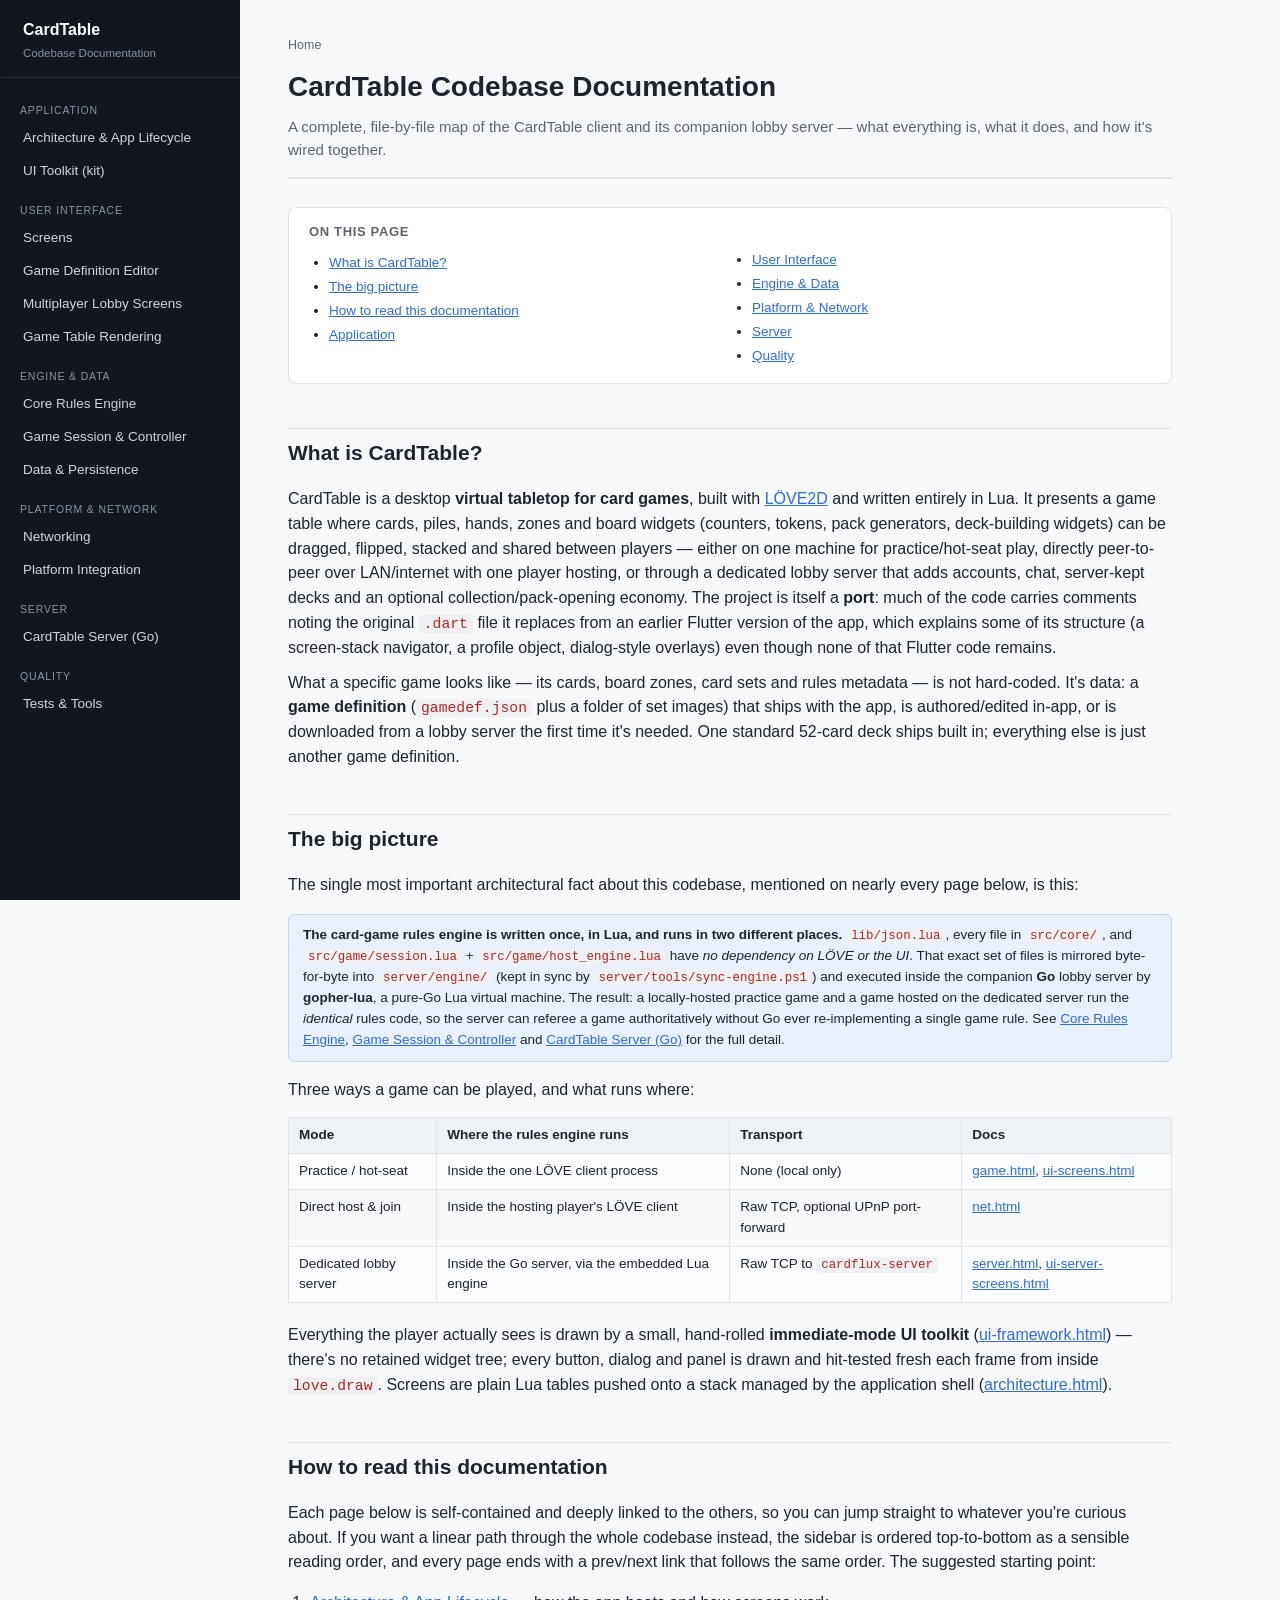
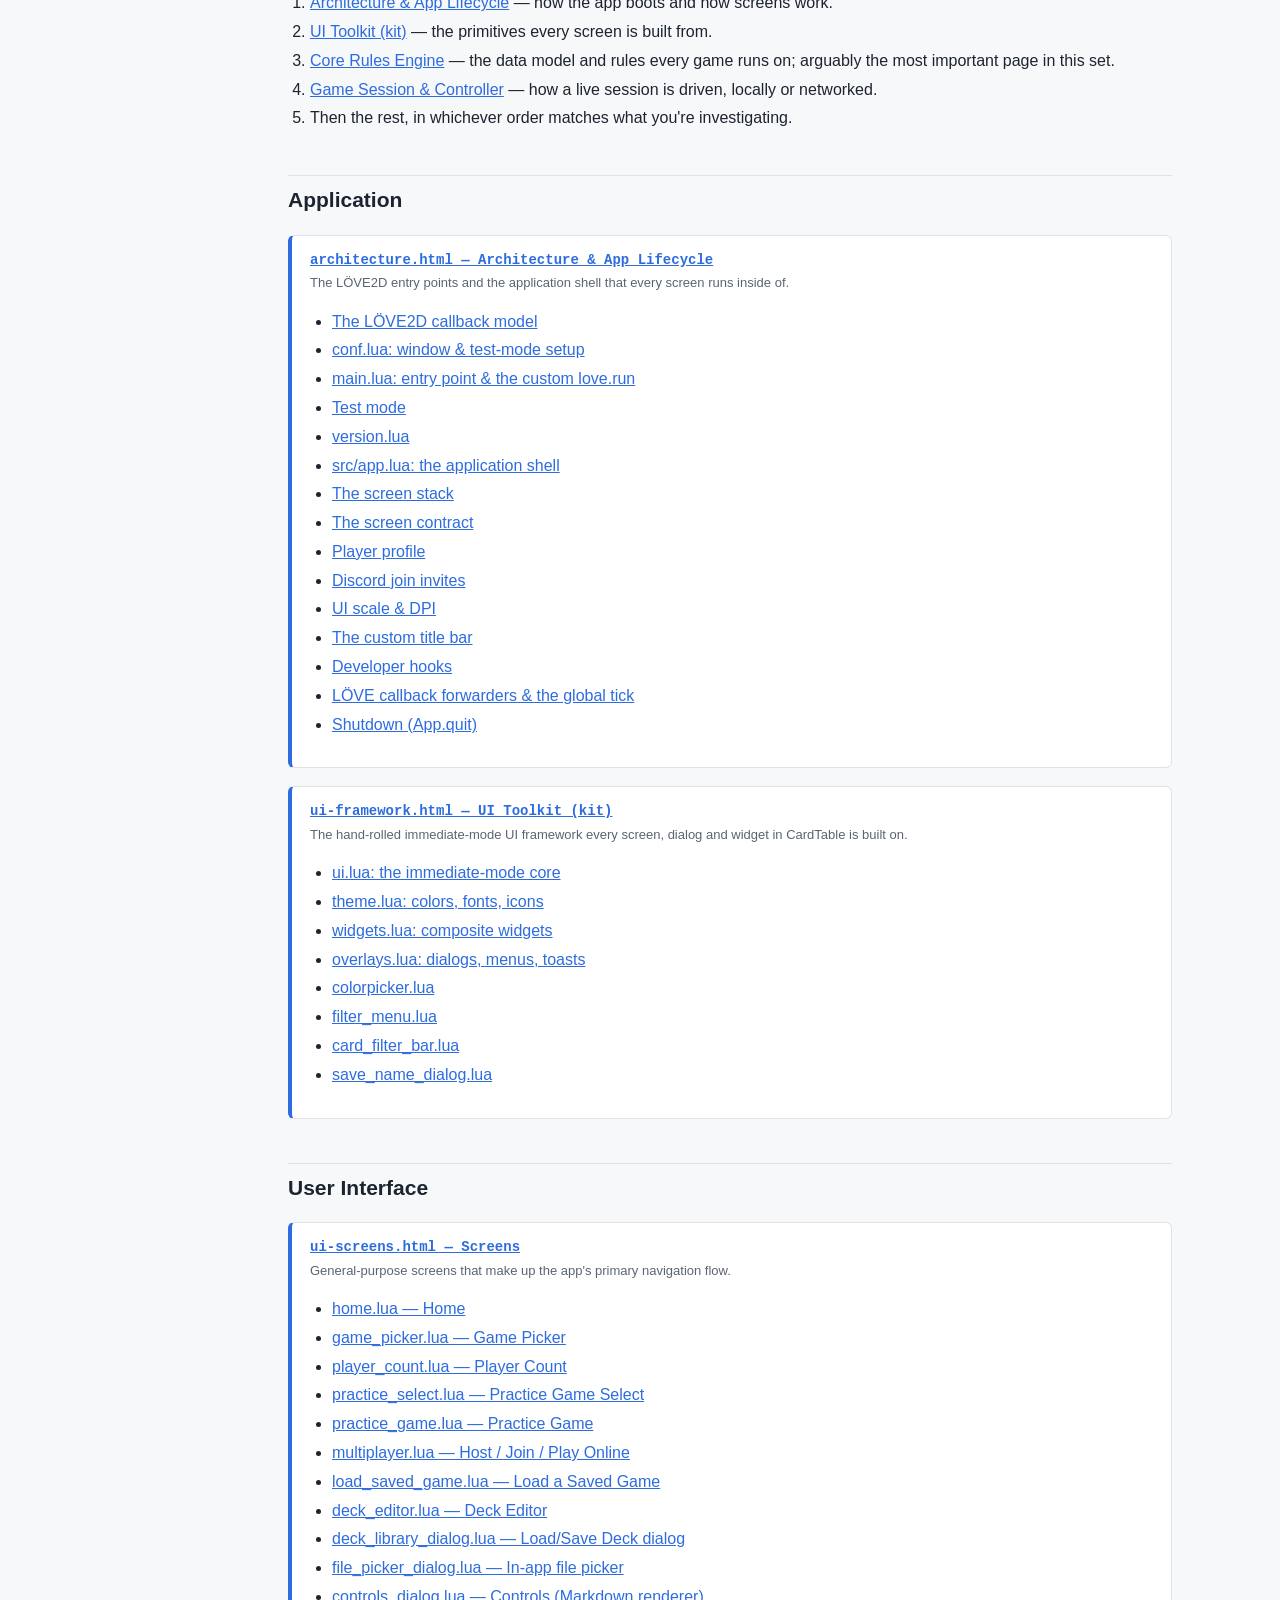
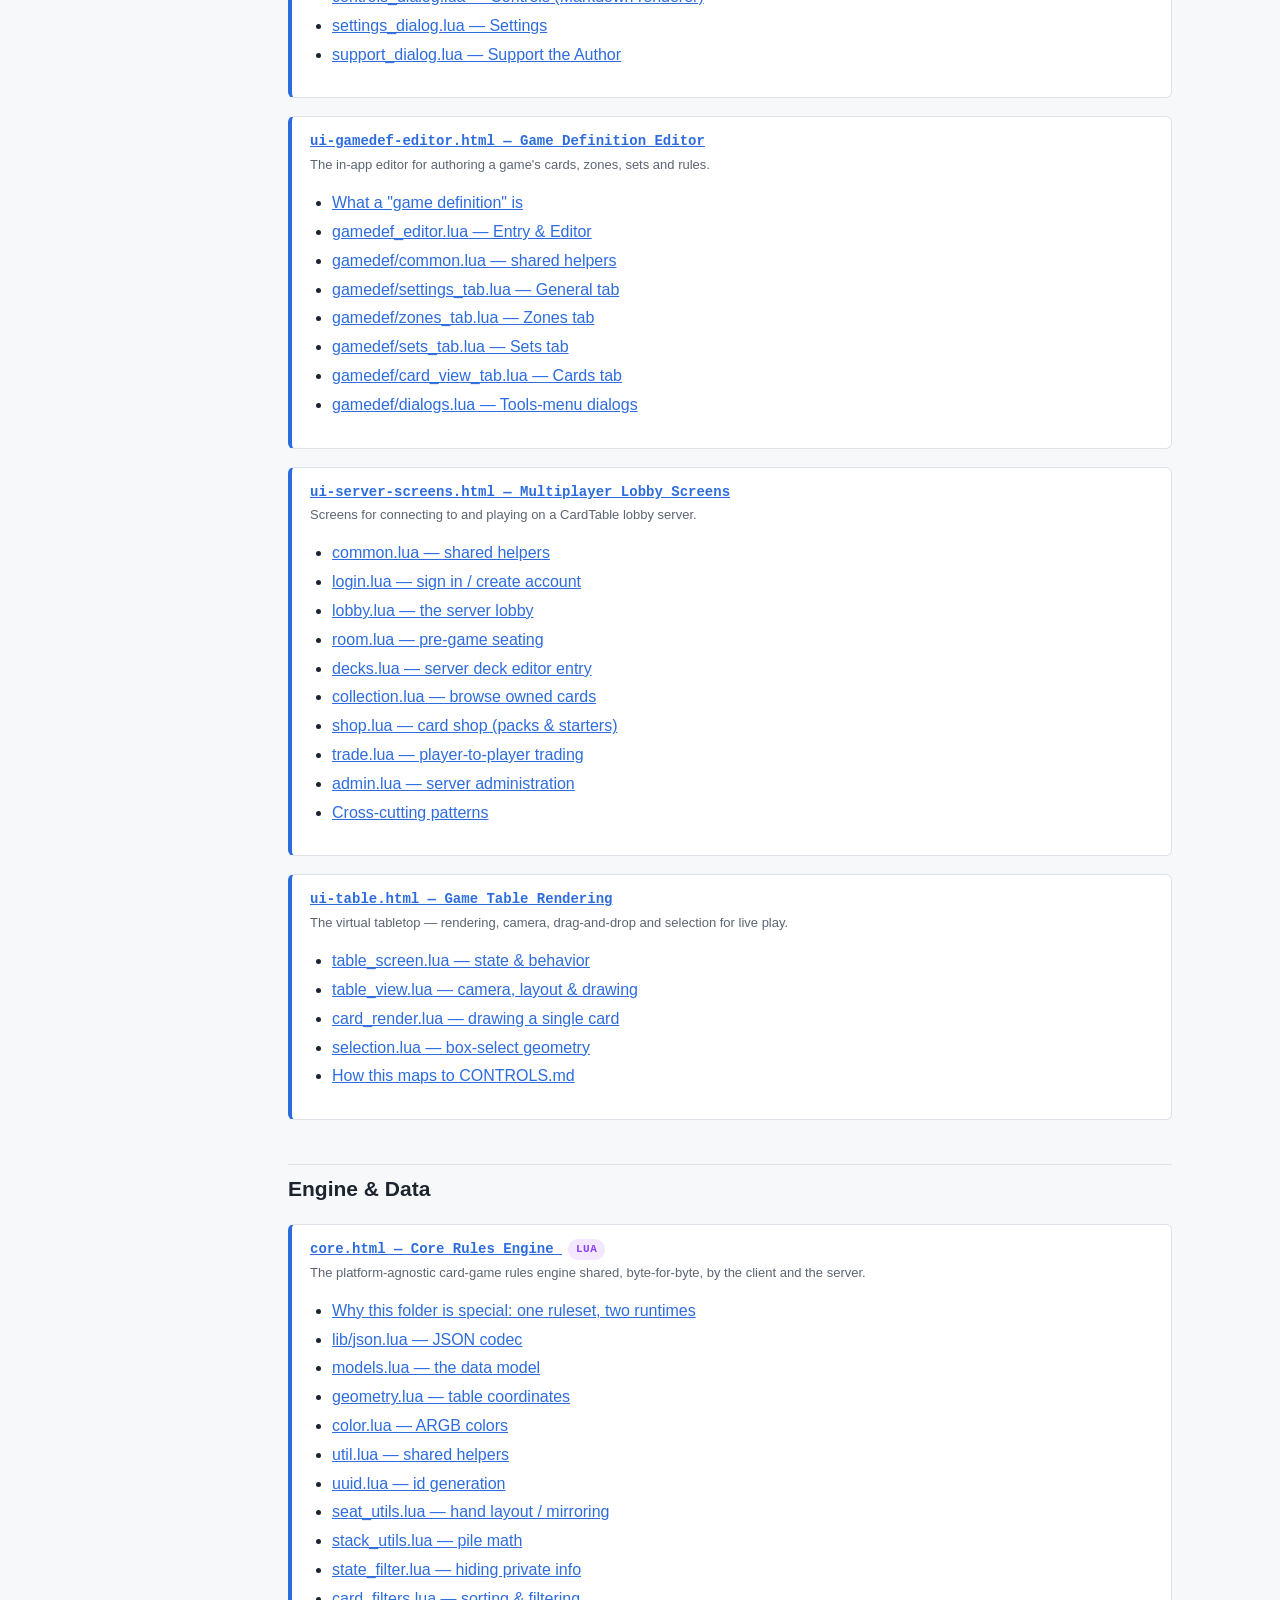
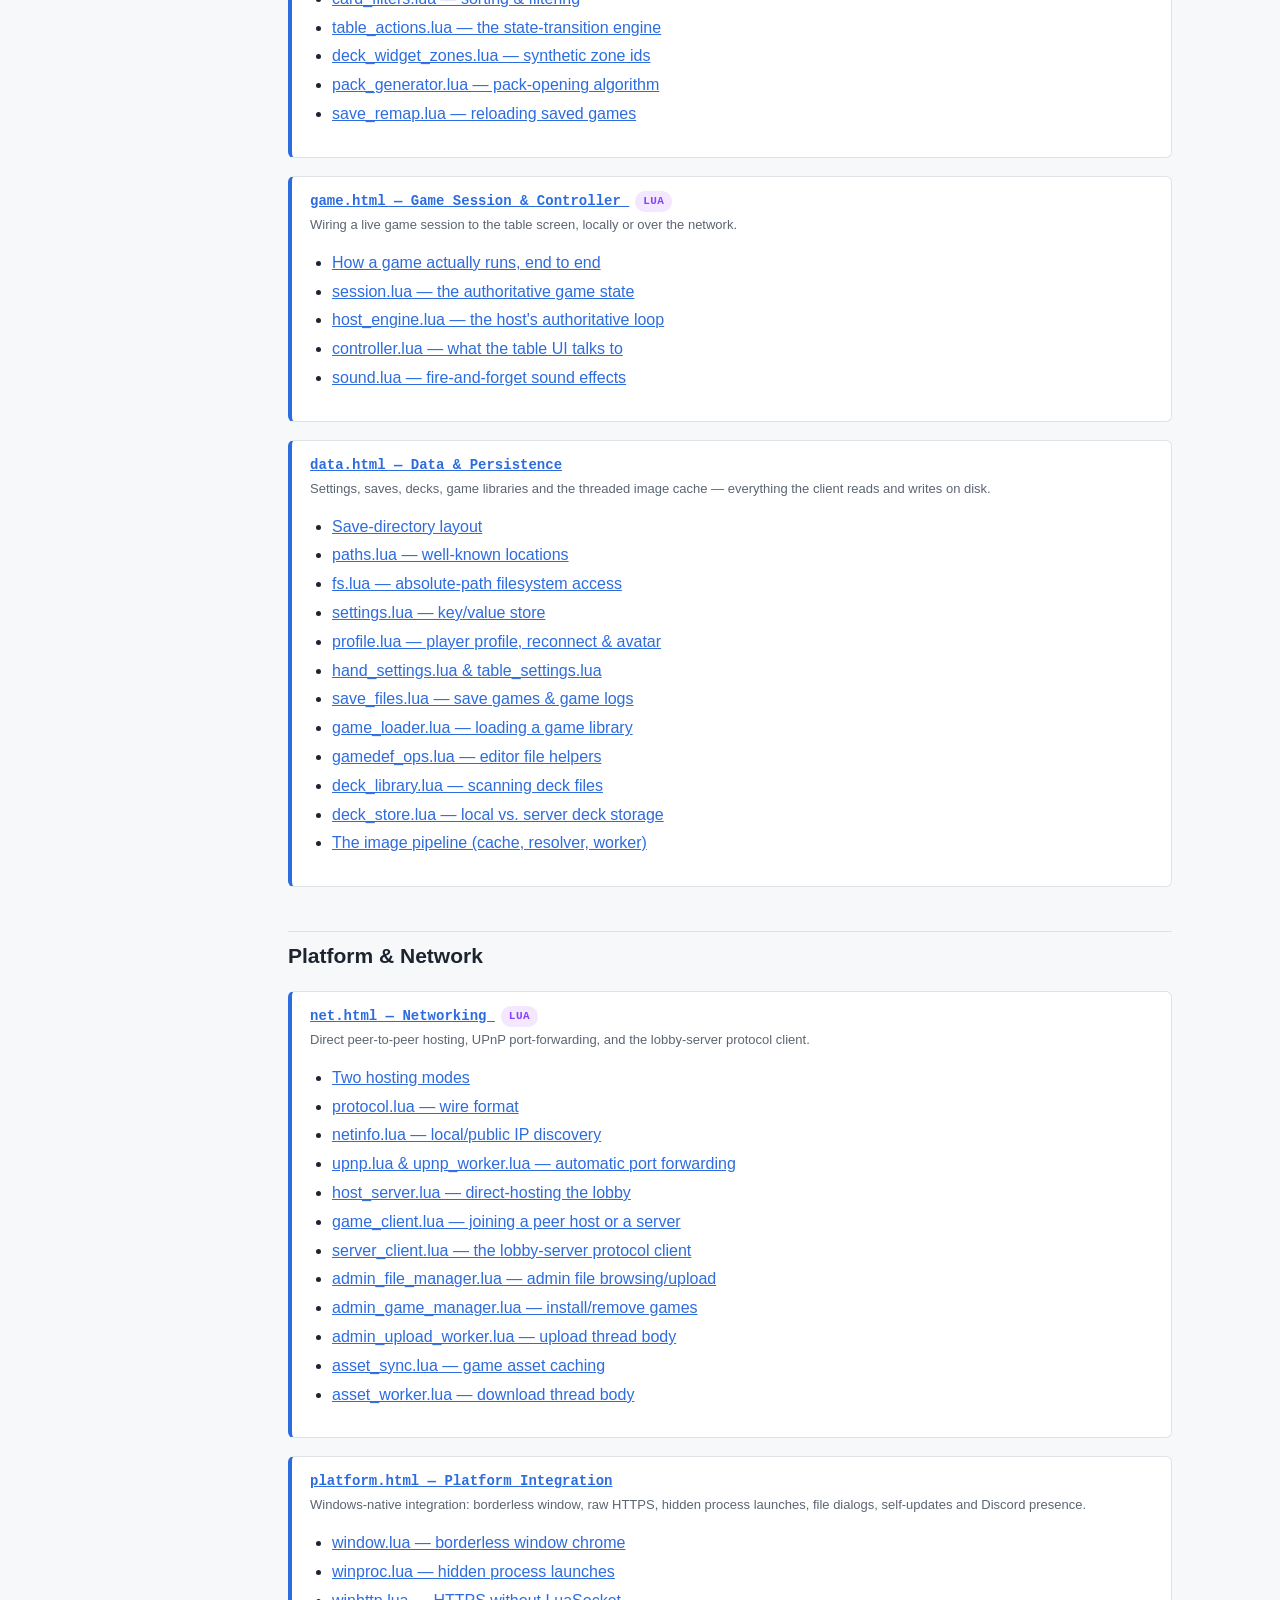
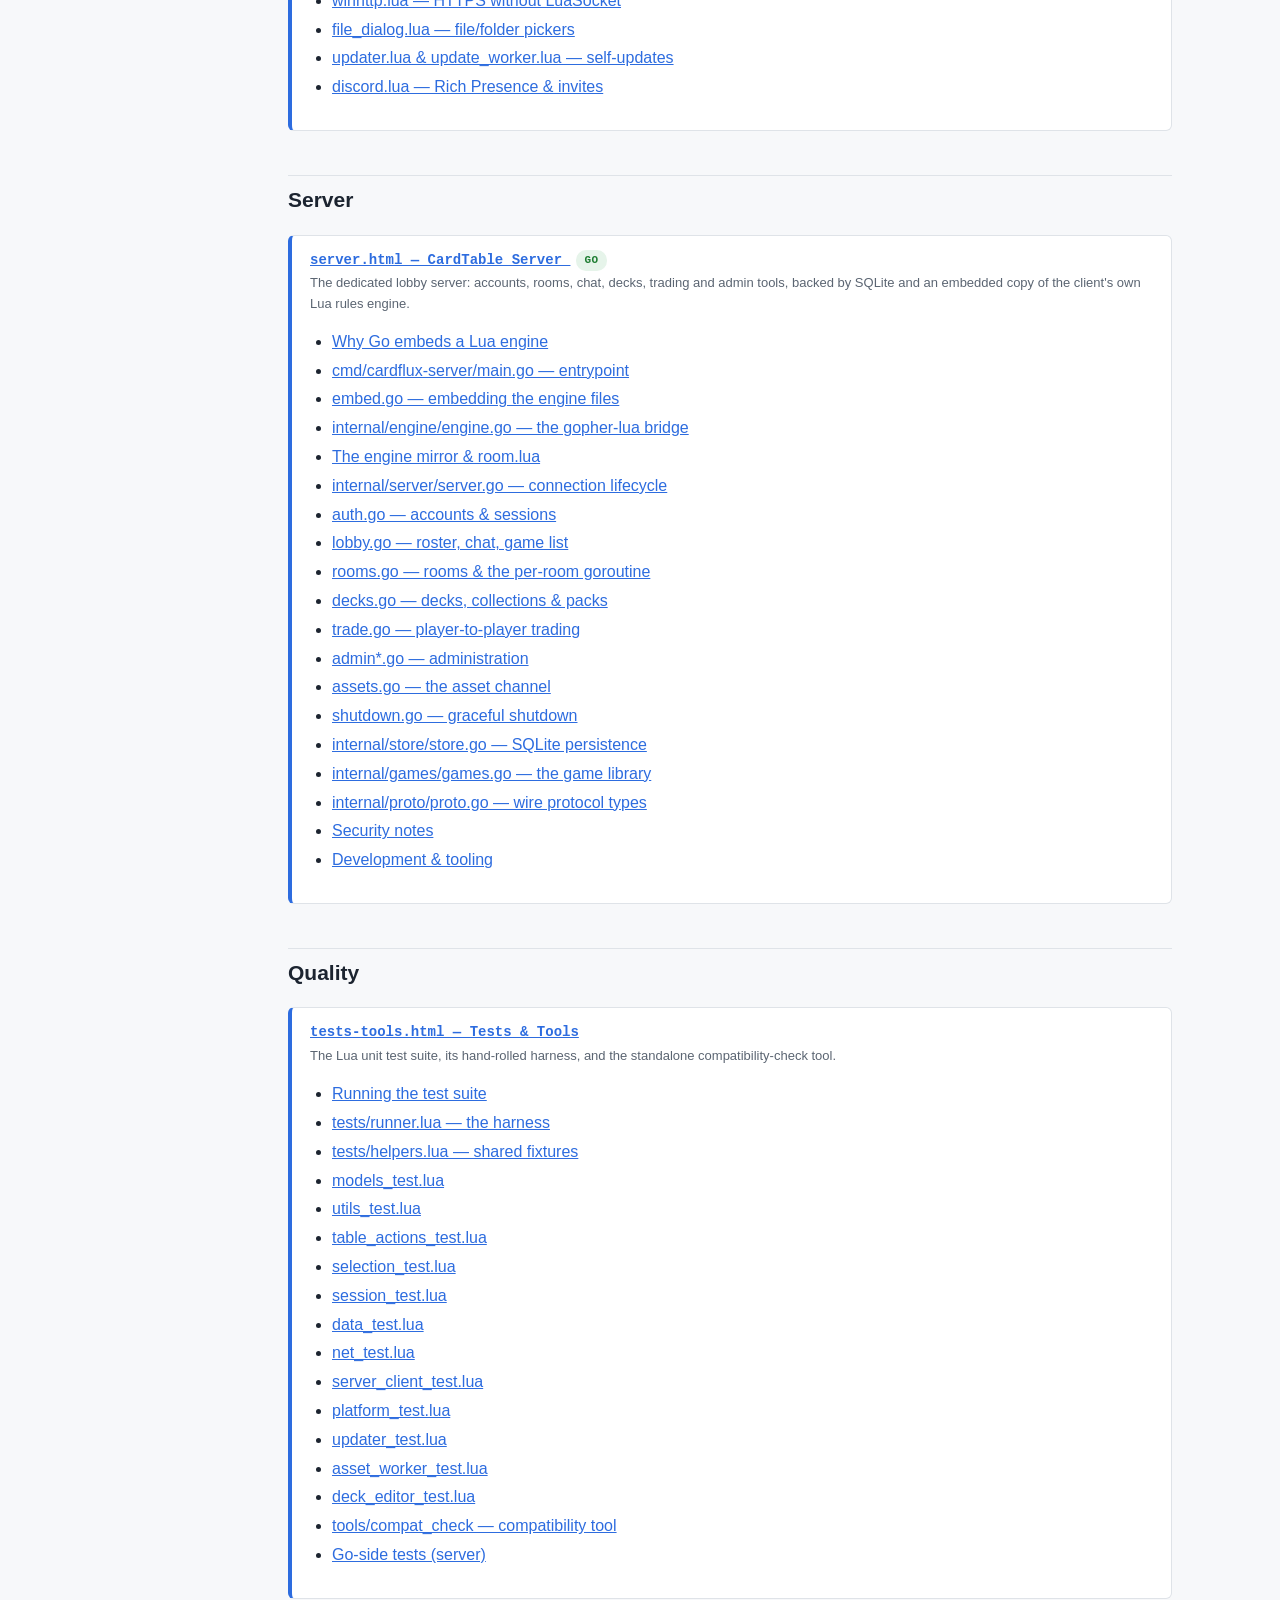
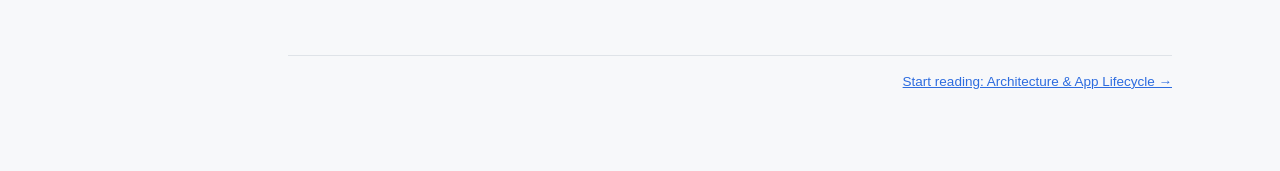
<file: docs/index.html>
<!doctype html>
<html lang="en">
<head>
<meta charset="utf-8">
<title>CardTable Codebase Documentation</title>
<link rel="stylesheet" href="assets/style.css">
</head>
<body>
<nav class="sidenav">
  <a class="brand" href="index.html">CardTable<small>Codebase Documentation</small></a>
  <div class="group-label">Application</div>
  <a href="architecture.html">Architecture &amp; App Lifecycle</a>
  <a href="ui-framework.html">UI Toolkit (kit)</a>
  <div class="group-label">User Interface</div>
  <a href="ui-screens.html">Screens</a>
  <a href="ui-gamedef-editor.html">Game Definition Editor</a>
  <a href="ui-server-screens.html">Multiplayer Lobby Screens</a>
  <a href="ui-table.html">Game Table Rendering</a>
  <div class="group-label">Engine &amp; Data</div>
  <a href="core.html">Core Rules Engine</a>
  <a href="game.html">Game Session &amp; Controller</a>
  <a href="data.html">Data &amp; Persistence</a>
  <div class="group-label">Platform &amp; Network</div>
  <a href="net.html">Networking</a>
  <a href="platform.html">Platform Integration</a>
  <div class="group-label">Server</div>
  <a href="server.html">CardTable Server (Go)</a>
  <div class="group-label">Quality</div>
  <a href="tests-tools.html">Tests &amp; Tools</a>
</nav>
<main class="page">
  <header class="page-head">
    <div class="crumb">Home</div>
    <h1>CardTable Codebase Documentation</h1>
    <div class="subtitle">A complete, file-by-file map of the CardTable client and its companion lobby server — what everything is, what it does, and how it's wired together.</div>
  </header>

  <div class="toc">
    <div class="toc-title">On this page</div>
    <ul>
      <li><a href="#what-is-CardTable">What is CardTable?</a></li>
      <li><a href="#big-picture">The big picture</a></li>
      <li><a href="#how-to-read">How to read this documentation</a></li>
      <li><a href="#section-application">Application</a></li>
      <li><a href="#section-ui">User Interface</a></li>
      <li><a href="#section-engine">Engine &amp; Data</a></li>
      <li><a href="#section-platform">Platform &amp; Network</a></li>
      <li><a href="#section-server">Server</a></li>
      <li><a href="#section-quality">Quality</a></li>
    </ul>
  </div>

  <h2 id="what-is-CardTable">What is CardTable?</h2>
  <p>
    CardTable is a desktop <strong>virtual tabletop for card games</strong>, built with
    <a href="https://love2d.org/" target="_blank" rel="noopener">LÖVE2D</a> and written entirely in Lua. It
    presents a game table where cards, piles, hands, zones and board widgets (counters, tokens, pack generators,
    deck-building widgets) can be dragged, flipped, stacked and shared between players — either on one machine
    for practice/hot-seat play, directly peer-to-peer over LAN/internet with one player hosting, or through a
    dedicated lobby server that adds accounts, chat, server-kept decks and an optional collection/pack-opening
    economy. The project is itself a <strong>port</strong>: much of the code carries comments noting the original
    <code>.dart</code> file it replaces from an earlier Flutter version of the app, which explains some of its
    structure (a screen-stack navigator, a profile object, dialog-style overlays) even though none of that
    Flutter code remains.
  </p>
  <p>
    What a specific game looks like — its cards, board zones, card sets and rules metadata — is not hard-coded.
    It's data: a <strong>game definition</strong> (<code>gamedef.json</code> plus a folder of set images) that
    ships with the app, is authored/edited in-app, or is downloaded from a lobby server the first time it's
    needed. One standard 52-card deck ships built in; everything else is just another game definition.
  </p>

  <h2 id="big-picture">The big picture</h2>
  <p>The single most important architectural fact about this codebase, mentioned on nearly every page below, is this:</p>
  <div class="note">
    <strong>The card-game rules engine is written once, in Lua, and runs in two different places.</strong>
    <code>lib/json.lua</code>, every file in <code>src/core/</code>, and <code>src/game/session.lua</code> +
    <code>src/game/host_engine.lua</code> have <em>no dependency on LÖVE or the UI</em>. That exact set of files
    is mirrored byte-for-byte into <code>server/engine/</code> (kept in sync by
    <code>server/tools/sync-engine.ps1</code>) and executed inside the companion <strong>Go</strong> lobby server
    by <strong>gopher-lua</strong>, a pure-Go Lua virtual machine. The result: a locally-hosted practice game and a
    game hosted on the dedicated server run the <em>identical</em> rules code, so the server can referee a game
    authoritatively without Go ever re-implementing a single game rule. See
    <a href="core.html">Core Rules Engine</a>, <a href="game.html">Game Session &amp; Controller</a> and
    <a href="server.html">CardTable Server (Go)</a> for the full detail.
  </div>
  <p>Three ways a game can be played, and what runs where:</p>
  <table>
    <tr><th>Mode</th><th>Where the rules engine runs</th><th>Transport</th><th>Docs</th></tr>
    <tr>
      <td>Practice / hot-seat</td>
      <td>Inside the one LÖVE client process</td>
      <td>None (local only)</td>
      <td><a href="game.html">game.html</a>, <a href="ui-screens.html">ui-screens.html</a></td>
    </tr>
    <tr>
      <td>Direct host &amp; join</td>
      <td>Inside the hosting player's LÖVE client</td>
      <td>Raw TCP, optional UPnP port-forward</td>
      <td><a href="net.html">net.html</a></td>
    </tr>
    <tr>
      <td>Dedicated lobby server</td>
      <td>Inside the Go server, via the embedded Lua engine</td>
      <td>Raw TCP to <code>cardflux-server</code></td>
      <td><a href="server.html">server.html</a>, <a href="ui-server-screens.html">ui-server-screens.html</a></td>
    </tr>
  </table>
  <p>Everything the player actually sees is drawn by a small, hand-rolled <strong>immediate-mode UI toolkit</strong>
  (<a href="ui-framework.html">ui-framework.html</a>) — there's no retained widget tree; every button, dialog and
  panel is drawn and hit-tested fresh each frame from inside <code>love.draw</code>. Screens are plain Lua tables
  pushed onto a stack managed by the application shell (<a href="architecture.html">architecture.html</a>).</p>

  <h2 id="how-to-read">How to read this documentation</h2>
  <p>Each page below is self-contained and deeply linked to the others, so you can jump straight to whatever
  you're curious about. If you want a linear path through the whole codebase instead, the sidebar is ordered
  top-to-bottom as a sensible reading order, and every page ends with a prev/next link that follows the same
  order. The suggested starting point:</p>
  <ol>
    <li><a href="architecture.html">Architecture &amp; App Lifecycle</a> — how the app boots and how screens work.</li>
    <li><a href="ui-framework.html">UI Toolkit (kit)</a> — the primitives every screen is built from.</li>
    <li><a href="core.html">Core Rules Engine</a> — the data model and rules every game runs on; arguably the most important page in this set.</li>
    <li><a href="game.html">Game Session &amp; Controller</a> — how a live session is driven, locally or networked.</li>
    <li>Then the rest, in whichever order matches what you're investigating.</li>
  </ol>

  <h2 id="section-application">Application</h2>
  <div class="filecard">
    <div class="path"><a href="architecture.html">architecture.html — Architecture &amp; App Lifecycle</a></div>
    <div class="role">The LÖVE2D entry points and the application shell that every screen runs inside of.</div>
    <ul>
      <li><a href="architecture.html#love-callback-model">The LÖVE2D callback model</a></li>
      <li><a href="architecture.html#conf-lua">conf.lua: window &amp; test-mode setup</a></li>
      <li><a href="architecture.html#main-lua">main.lua: entry point &amp; the custom love.run</a></li>
      <li><a href="architecture.html#test-mode">Test mode</a></li>
      <li><a href="architecture.html#version-lua">version.lua</a></li>
      <li><a href="architecture.html#app-shell">src/app.lua: the application shell</a></li>
      <li><a href="architecture.html#screen-stack">The screen stack</a></li>
      <li><a href="architecture.html#screen-contract">The screen contract</a></li>
      <li><a href="architecture.html#player-profile">Player profile</a></li>
      <li><a href="architecture.html#discord-invites">Discord join invites</a></li>
      <li><a href="architecture.html#ui-scale">UI scale &amp; DPI</a></li>
      <li><a href="architecture.html#title-bar">The custom title bar</a></li>
      <li><a href="architecture.html#dev-hooks">Developer hooks</a></li>
      <li><a href="architecture.html#love-forwarders">LÖVE callback forwarders &amp; the global tick</a></li>
      <li><a href="architecture.html#quit">Shutdown (App.quit)</a></li>
    </ul>
  </div>
  <div class="filecard">
    <div class="path"><a href="ui-framework.html">ui-framework.html — UI Toolkit (kit)</a></div>
    <div class="role">The hand-rolled immediate-mode UI framework every screen, dialog and widget in CardTable is built on.</div>
    <ul>
      <li><a href="ui-framework.html#ui-lua">ui.lua: the immediate-mode core</a></li>
      <li><a href="ui-framework.html#theme-lua">theme.lua: colors, fonts, icons</a></li>
      <li><a href="ui-framework.html#widgets-lua">widgets.lua: composite widgets</a></li>
      <li><a href="ui-framework.html#overlays-lua">overlays.lua: dialogs, menus, toasts</a></li>
      <li><a href="ui-framework.html#colorpicker-lua">colorpicker.lua</a></li>
      <li><a href="ui-framework.html#filter-menu-lua">filter_menu.lua</a></li>
      <li><a href="ui-framework.html#card-filter-bar-lua">card_filter_bar.lua</a></li>
      <li><a href="ui-framework.html#save-name-dialog-lua">save_name_dialog.lua</a></li>
    </ul>
  </div>

  <h2 id="section-ui">User Interface</h2>
  <div class="filecard">
    <div class="path"><a href="ui-screens.html">ui-screens.html — Screens</a></div>
    <div class="role">General-purpose screens that make up the app's primary navigation flow.</div>
    <ul>
      <li><a href="ui-screens.html#home">home.lua — Home</a></li>
      <li><a href="ui-screens.html#game-picker">game_picker.lua — Game Picker</a></li>
      <li><a href="ui-screens.html#player-count">player_count.lua — Player Count</a></li>
      <li><a href="ui-screens.html#practice-select">practice_select.lua — Practice Game Select</a></li>
      <li><a href="ui-screens.html#practice-game">practice_game.lua — Practice Game</a></li>
      <li><a href="ui-screens.html#multiplayer">multiplayer.lua — Host / Join / Play Online</a></li>
      <li><a href="ui-screens.html#load-saved-game">load_saved_game.lua — Load a Saved Game</a></li>
      <li><a href="ui-screens.html#deck-editor">deck_editor.lua — Deck Editor</a></li>
      <li><a href="ui-screens.html#deck-library-dialog">deck_library_dialog.lua — Load/Save Deck dialog</a></li>
      <li><a href="ui-screens.html#file-picker-dialog">file_picker_dialog.lua — In-app file picker</a></li>
      <li><a href="ui-screens.html#controls-dialog">controls_dialog.lua — Controls (Markdown renderer)</a></li>
      <li><a href="ui-screens.html#settings-dialog">settings_dialog.lua — Settings</a></li>
      <li><a href="ui-screens.html#support-dialog">support_dialog.lua — Support the Author</a></li>
    </ul>
  </div>
  <div class="filecard">
    <div class="path"><a href="ui-gamedef-editor.html">ui-gamedef-editor.html — Game Definition Editor</a></div>
    <div class="role">The in-app editor for authoring a game's cards, zones, sets and rules.</div>
    <ul>
      <li><a href="ui-gamedef-editor.html#overview">What a "game definition" is</a></li>
      <li><a href="ui-gamedef-editor.html#gamedef-editor">gamedef_editor.lua — Entry &amp; Editor</a></li>
      <li><a href="ui-gamedef-editor.html#common">gamedef/common.lua — shared helpers</a></li>
      <li><a href="ui-gamedef-editor.html#settings-tab">gamedef/settings_tab.lua — General tab</a></li>
      <li><a href="ui-gamedef-editor.html#zones-tab">gamedef/zones_tab.lua — Zones tab</a></li>
      <li><a href="ui-gamedef-editor.html#sets-tab">gamedef/sets_tab.lua — Sets tab</a></li>
      <li><a href="ui-gamedef-editor.html#card-view-tab">gamedef/card_view_tab.lua — Cards tab</a></li>
      <li><a href="ui-gamedef-editor.html#dialogs">gamedef/dialogs.lua — Tools-menu dialogs</a></li>
    </ul>
  </div>
  <div class="filecard">
    <div class="path"><a href="ui-server-screens.html">ui-server-screens.html — Multiplayer Lobby Screens</a></div>
    <div class="role">Screens for connecting to and playing on a CardTable lobby server.</div>
    <ul>
      <li><a href="ui-server-screens.html#common">common.lua — shared helpers</a></li>
      <li><a href="ui-server-screens.html#login">login.lua — sign in / create account</a></li>
      <li><a href="ui-server-screens.html#lobby">lobby.lua — the server lobby</a></li>
      <li><a href="ui-server-screens.html#room">room.lua — pre-game seating</a></li>
      <li><a href="ui-server-screens.html#decks">decks.lua — server deck editor entry</a></li>
      <li><a href="ui-server-screens.html#collection">collection.lua — browse owned cards</a></li>
      <li><a href="ui-server-screens.html#shop">shop.lua — card shop (packs &amp; starters)</a></li>
      <li><a href="ui-server-screens.html#trade">trade.lua — player-to-player trading</a></li>
      <li><a href="ui-server-screens.html#admin">admin.lua — server administration</a></li>
      <li><a href="ui-server-screens.html#cross-cutting">Cross-cutting patterns</a></li>
    </ul>
  </div>
  <div class="filecard">
    <div class="path"><a href="ui-table.html">ui-table.html — Game Table Rendering</a></div>
    <div class="role">The virtual tabletop — rendering, camera, drag-and-drop and selection for live play.</div>
    <ul>
      <li><a href="ui-table.html#table-screen">table_screen.lua — state &amp; behavior</a></li>
      <li><a href="ui-table.html#table-view">table_view.lua — camera, layout &amp; drawing</a></li>
      <li><a href="ui-table.html#card-render">card_render.lua — drawing a single card</a></li>
      <li><a href="ui-table.html#selection">selection.lua — box-select geometry</a></li>
      <li><a href="ui-table.html#controls-mapping">How this maps to CONTROLS.md</a></li>
    </ul>
  </div>

  <h2 id="section-engine">Engine &amp; Data</h2>
  <div class="filecard">
    <div class="path"><a href="core.html">core.html — Core Rules Engine <span class="badge lua">Lua</span></a></div>
    <div class="role">The platform-agnostic card-game rules engine shared, byte-for-byte, by the client and the server.</div>
    <ul>
      <li><a href="core.html#shared-engine">Why this folder is special: one ruleset, two runtimes</a></li>
      <li><a href="core.html#json-lua">lib/json.lua — JSON codec</a></li>
      <li><a href="core.html#models-lua">models.lua — the data model</a></li>
      <li><a href="core.html#geometry-lua">geometry.lua — table coordinates</a></li>
      <li><a href="core.html#color-lua">color.lua — ARGB colors</a></li>
      <li><a href="core.html#util-lua">util.lua — shared helpers</a></li>
      <li><a href="core.html#uuid-lua">uuid.lua — id generation</a></li>
      <li><a href="core.html#seat-utils-lua">seat_utils.lua — hand layout / mirroring</a></li>
      <li><a href="core.html#stack-utils-lua">stack_utils.lua — pile math</a></li>
      <li><a href="core.html#state-filter-lua">state_filter.lua — hiding private info</a></li>
      <li><a href="core.html#card-filters-lua">card_filters.lua — sorting &amp; filtering</a></li>
      <li><a href="core.html#table-actions-lua">table_actions.lua — the state-transition engine</a></li>
      <li><a href="core.html#deck-widget-zones-lua">deck_widget_zones.lua — synthetic zone ids</a></li>
      <li><a href="core.html#pack-generator-lua">pack_generator.lua — pack-opening algorithm</a></li>
      <li><a href="core.html#save-remap-lua">save_remap.lua — reloading saved games</a></li>
    </ul>
  </div>
  <div class="filecard">
    <div class="path"><a href="game.html">game.html — Game Session &amp; Controller <span class="badge lua">Lua</span></a></div>
    <div class="role">Wiring a live game session to the table screen, locally or over the network.</div>
    <ul>
      <li><a href="game.html#overview">How a game actually runs, end to end</a></li>
      <li><a href="game.html#session-lua">session.lua — the authoritative game state</a></li>
      <li><a href="game.html#host-engine-lua">host_engine.lua — the host's authoritative loop</a></li>
      <li><a href="game.html#controller-lua">controller.lua — what the table UI talks to</a></li>
      <li><a href="game.html#sound-lua">sound.lua — fire-and-forget sound effects</a></li>
    </ul>
  </div>
  <div class="filecard">
    <div class="path"><a href="data.html">data.html — Data &amp; Persistence</a></div>
    <div class="role">Settings, saves, decks, game libraries and the threaded image cache — everything the client reads and writes on disk.</div>
    <ul>
      <li><a href="data.html#layout">Save-directory layout</a></li>
      <li><a href="data.html#paths">paths.lua — well-known locations</a></li>
      <li><a href="data.html#fs">fs.lua — absolute-path filesystem access</a></li>
      <li><a href="data.html#settings">settings.lua — key/value store</a></li>
      <li><a href="data.html#profile">profile.lua — player profile, reconnect &amp; avatar</a></li>
      <li><a href="data.html#hand-table-settings">hand_settings.lua &amp; table_settings.lua</a></li>
      <li><a href="data.html#save-files">save_files.lua — save games &amp; game logs</a></li>
      <li><a href="data.html#game-loader">game_loader.lua — loading a game library</a></li>
      <li><a href="data.html#gamedef-ops">gamedef_ops.lua — editor file helpers</a></li>
      <li><a href="data.html#deck-library">deck_library.lua — scanning deck files</a></li>
      <li><a href="data.html#deck-store">deck_store.lua — local vs. server deck storage</a></li>
      <li><a href="data.html#image-pipeline">The image pipeline (cache, resolver, worker)</a></li>
    </ul>
  </div>

  <h2 id="section-platform">Platform &amp; Network</h2>
  <div class="filecard">
    <div class="path"><a href="net.html">net.html — Networking <span class="badge lua">Lua</span></a></div>
    <div class="role">Direct peer-to-peer hosting, UPnP port-forwarding, and the lobby-server protocol client.</div>
    <ul>
      <li><a href="net.html#two-hosting-modes">Two hosting modes</a></li>
      <li><a href="net.html#protocol">protocol.lua — wire format</a></li>
      <li><a href="net.html#netinfo">netinfo.lua — local/public IP discovery</a></li>
      <li><a href="net.html#upnp">upnp.lua &amp; upnp_worker.lua — automatic port forwarding</a></li>
      <li><a href="net.html#host-server">host_server.lua — direct-hosting the lobby</a></li>
      <li><a href="net.html#game-client">game_client.lua — joining a peer host or a server</a></li>
      <li><a href="net.html#server-client">server_client.lua — the lobby-server protocol client</a></li>
      <li><a href="net.html#admin-file-manager">admin_file_manager.lua — admin file browsing/upload</a></li>
      <li><a href="net.html#admin-game-manager">admin_game_manager.lua — install/remove games</a></li>
      <li><a href="net.html#admin-upload-worker">admin_upload_worker.lua — upload thread body</a></li>
      <li><a href="net.html#asset-sync">asset_sync.lua — game asset caching</a></li>
      <li><a href="net.html#asset-worker">asset_worker.lua — download thread body</a></li>
    </ul>
  </div>
  <div class="filecard">
    <div class="path"><a href="platform.html">platform.html — Platform Integration</a></div>
    <div class="role">Windows-native integration: borderless window, raw HTTPS, hidden process launches, file dialogs, self-updates and Discord presence.</div>
    <ul>
      <li><a href="platform.html#window">window.lua — borderless window chrome</a></li>
      <li><a href="platform.html#winproc">winproc.lua — hidden process launches</a></li>
      <li><a href="platform.html#winhttp">winhttp.lua — HTTPS without LuaSocket</a></li>
      <li><a href="platform.html#file-dialog">file_dialog.lua — file/folder pickers</a></li>
      <li><a href="platform.html#updater">updater.lua &amp; update_worker.lua — self-updates</a></li>
      <li><a href="platform.html#discord">discord.lua — Rich Presence &amp; invites</a></li>
    </ul>
  </div>

  <h2 id="section-server">Server</h2>
  <div class="filecard">
    <div class="path"><a href="server.html">server.html — CardTable Server <span class="badge go">Go</span></a></div>
    <div class="role">The dedicated lobby server: accounts, rooms, chat, decks, trading and admin tools, backed by SQLite and an embedded copy of the client's own Lua rules engine.</div>
    <ul>
      <li><a href="server.html#why-go-embeds-a-lua-engine">Why Go embeds a Lua engine</a></li>
      <li><a href="server.html#cmd-main">cmd/cardflux-server/main.go — entrypoint</a></li>
      <li><a href="server.html#embed-go">embed.go — embedding the engine files</a></li>
      <li><a href="server.html#engine-go">internal/engine/engine.go — the gopher-lua bridge</a></li>
      <li><a href="server.html#room-lua">The engine mirror &amp; room.lua</a></li>
      <li><a href="server.html#server-go">internal/server/server.go — connection lifecycle</a></li>
      <li><a href="server.html#auth-go">auth.go — accounts &amp; sessions</a></li>
      <li><a href="server.html#lobby-go">lobby.go — roster, chat, game list</a></li>
      <li><a href="server.html#rooms-go">rooms.go — rooms &amp; the per-room goroutine</a></li>
      <li><a href="server.html#decks-go">decks.go — decks, collections &amp; packs</a></li>
      <li><a href="server.html#trade-go">trade.go — player-to-player trading</a></li>
      <li><a href="server.html#admin-go">admin*.go — administration</a></li>
      <li><a href="server.html#assets-go">assets.go — the asset channel</a></li>
      <li><a href="server.html#shutdown-go">shutdown.go — graceful shutdown</a></li>
      <li><a href="server.html#store-go">internal/store/store.go — SQLite persistence</a></li>
      <li><a href="server.html#games-go">internal/games/games.go — the game library</a></li>
      <li><a href="server.html#proto-go">internal/proto/proto.go — wire protocol types</a></li>
      <li><a href="server.html#security">Security notes</a></li>
      <li><a href="server.html#dev-tooling">Development &amp; tooling</a></li>
    </ul>
  </div>

  <h2 id="section-quality">Quality</h2>
  <div class="filecard">
    <div class="path"><a href="tests-tools.html">tests-tools.html — Tests &amp; Tools</a></div>
    <div class="role">The Lua unit test suite, its hand-rolled harness, and the standalone compatibility-check tool.</div>
    <ul>
      <li><a href="tests-tools.html#running">Running the test suite</a></li>
      <li><a href="tests-tools.html#runner">tests/runner.lua — the harness</a></li>
      <li><a href="tests-tools.html#helpers">tests/helpers.lua — shared fixtures</a></li>
      <li><a href="tests-tools.html#models-test">models_test.lua</a></li>
      <li><a href="tests-tools.html#utils-test">utils_test.lua</a></li>
      <li><a href="tests-tools.html#table-actions-test">table_actions_test.lua</a></li>
      <li><a href="tests-tools.html#selection-test">selection_test.lua</a></li>
      <li><a href="tests-tools.html#session-test">session_test.lua</a></li>
      <li><a href="tests-tools.html#data-test">data_test.lua</a></li>
      <li><a href="tests-tools.html#net-test">net_test.lua</a></li>
      <li><a href="tests-tools.html#server-client-test">server_client_test.lua</a></li>
      <li><a href="tests-tools.html#platform-test">platform_test.lua</a></li>
      <li><a href="tests-tools.html#updater-test">updater_test.lua</a></li>
      <li><a href="tests-tools.html#asset-worker-test">asset_worker_test.lua</a></li>
      <li><a href="tests-tools.html#deck-editor-test">deck_editor_test.lua</a></li>
      <li><a href="tests-tools.html#compat-check">tools/compat_check — compatibility tool</a></li>
      <li><a href="tests-tools.html#go-tests">Go-side tests (server)</a></li>
    </ul>
  </div>

  <div class="nextprev">
    <span></span>
    <a href="architecture.html">Start reading: Architecture &amp; App Lifecycle &rarr;</a>
  </div>
</main>
</body>
</html>
</file>
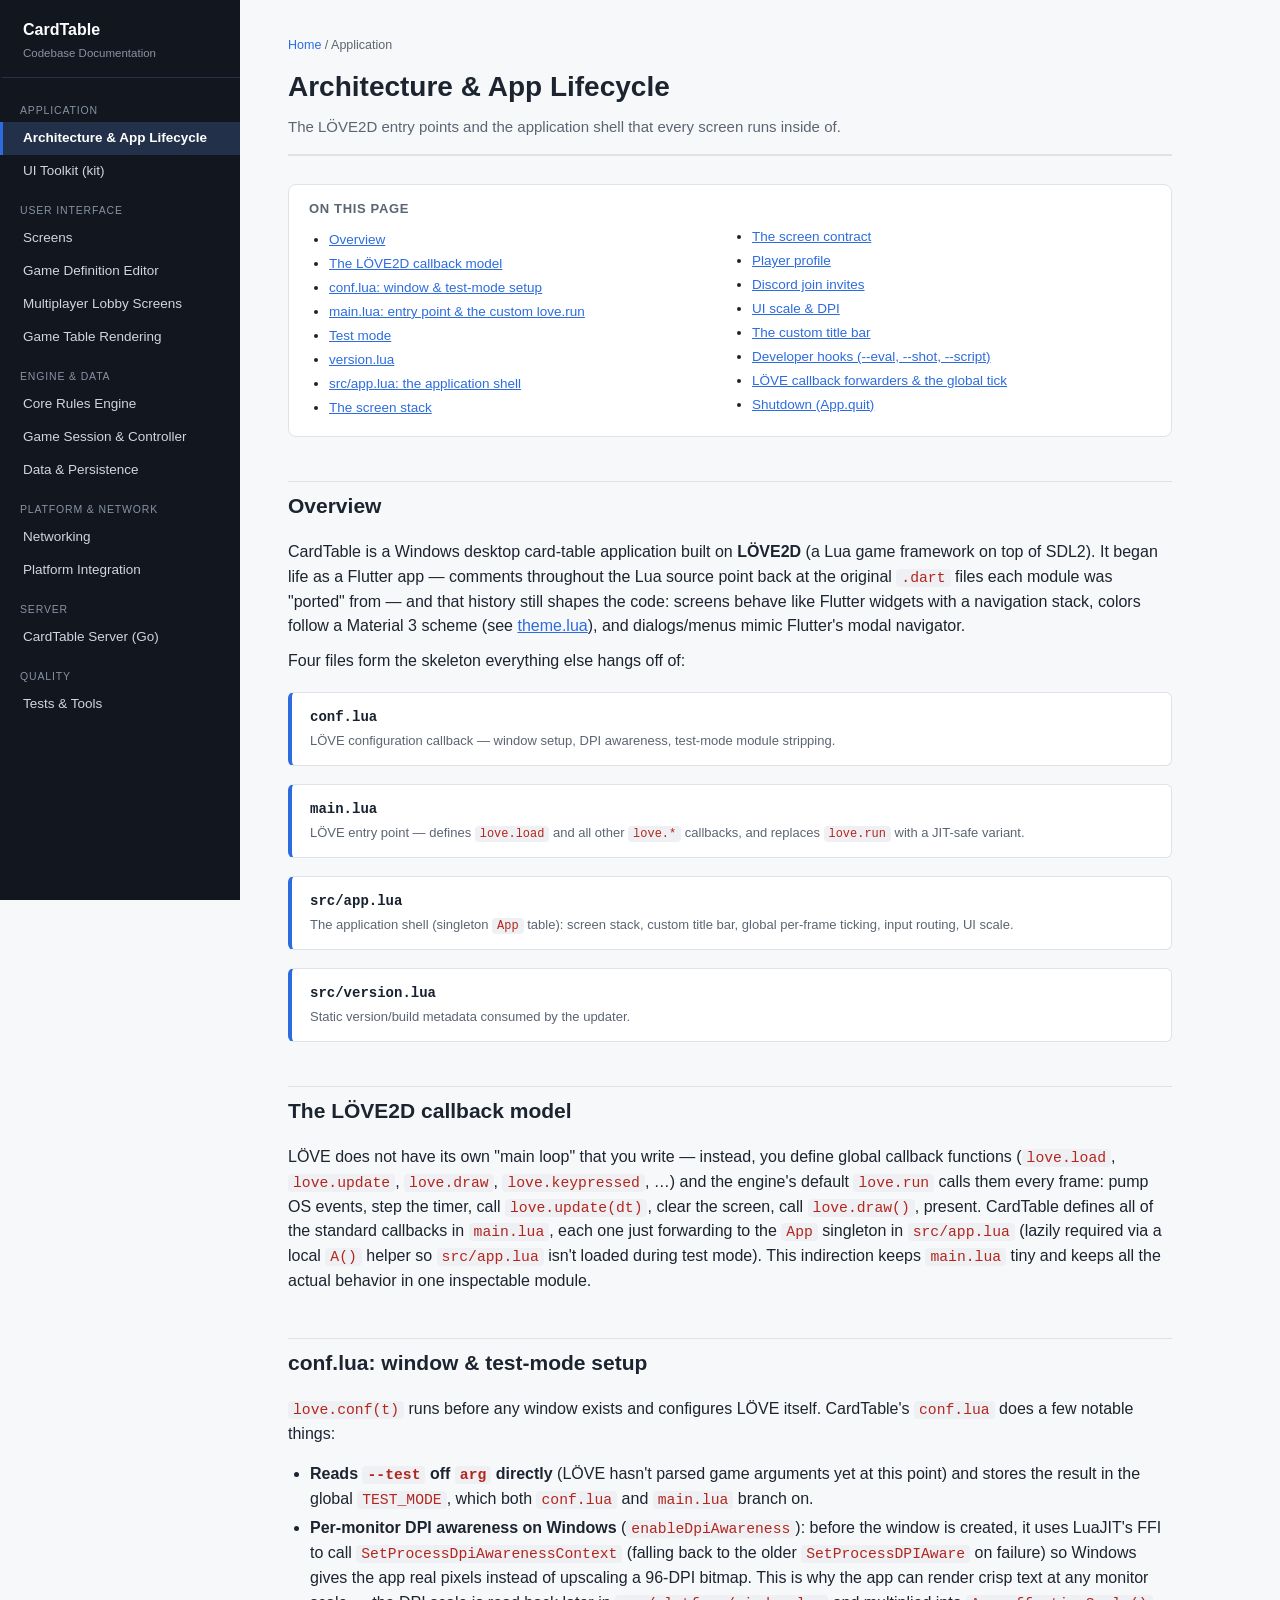
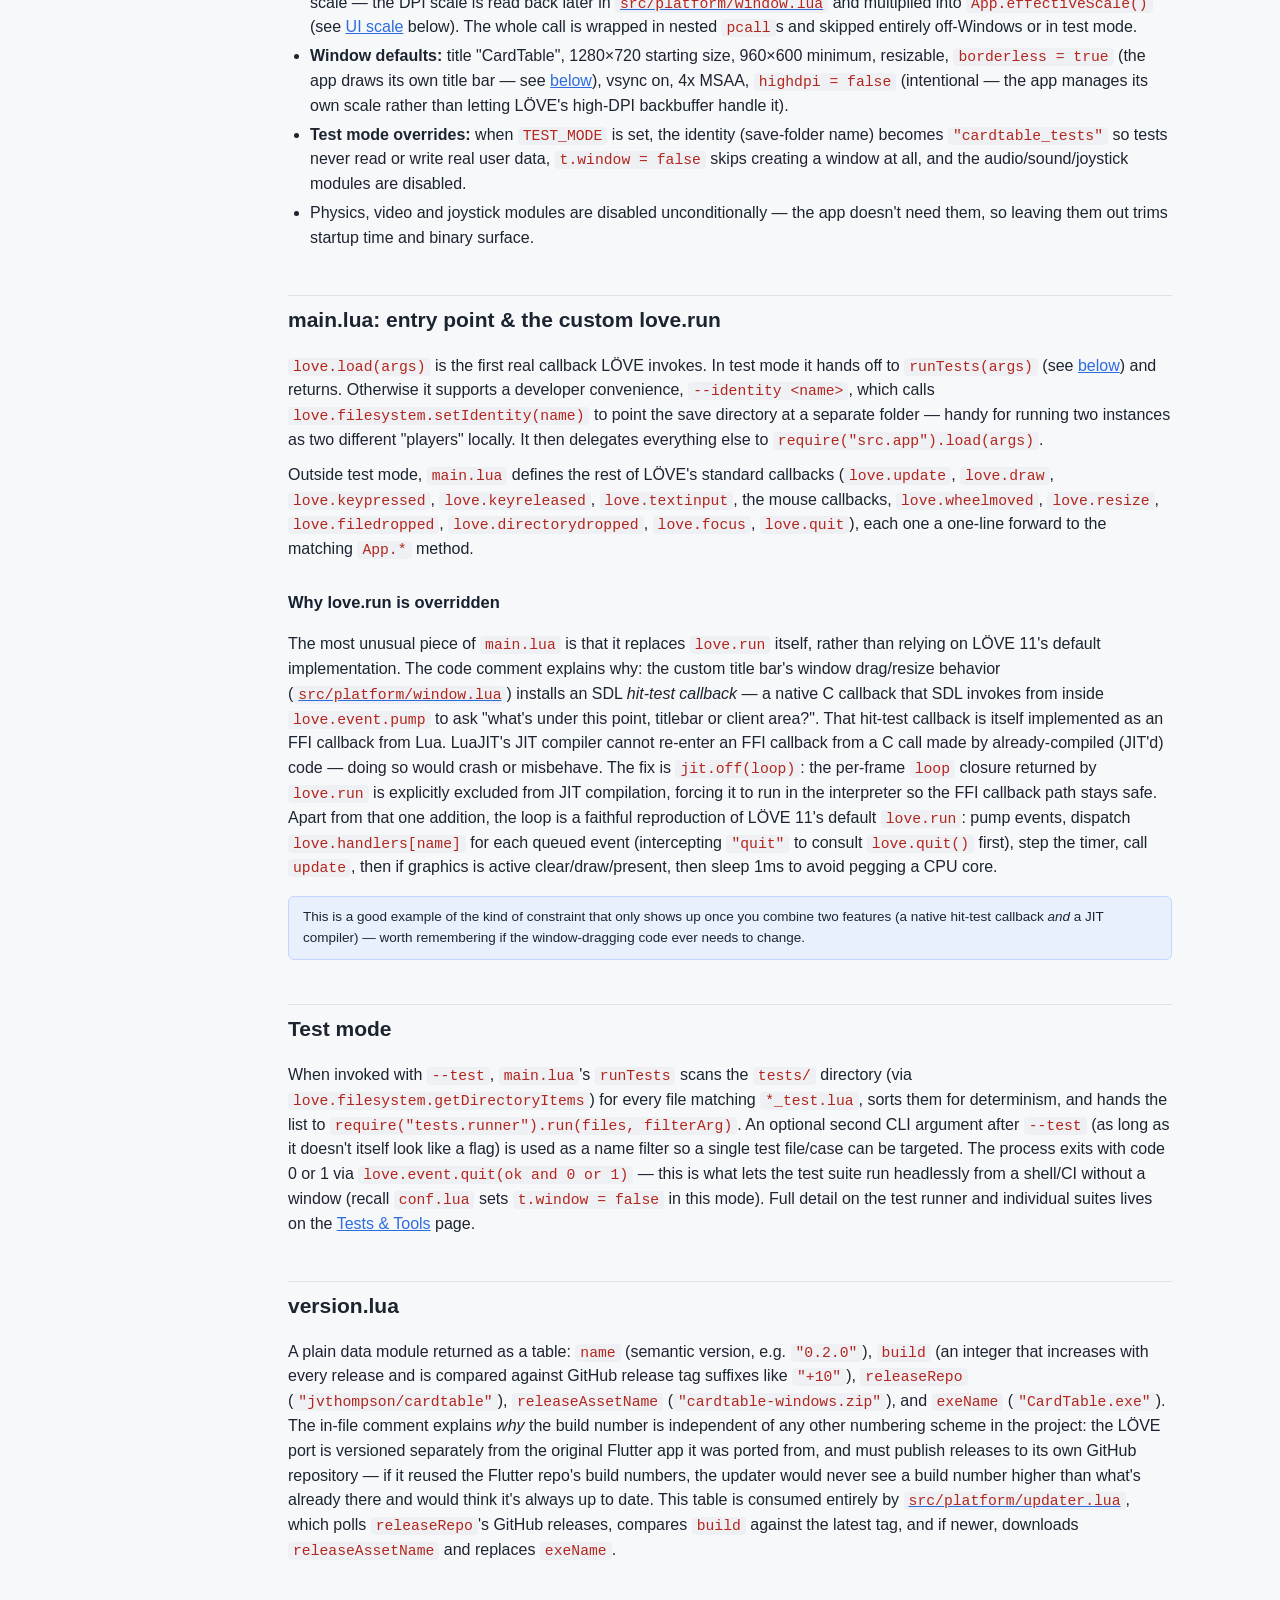
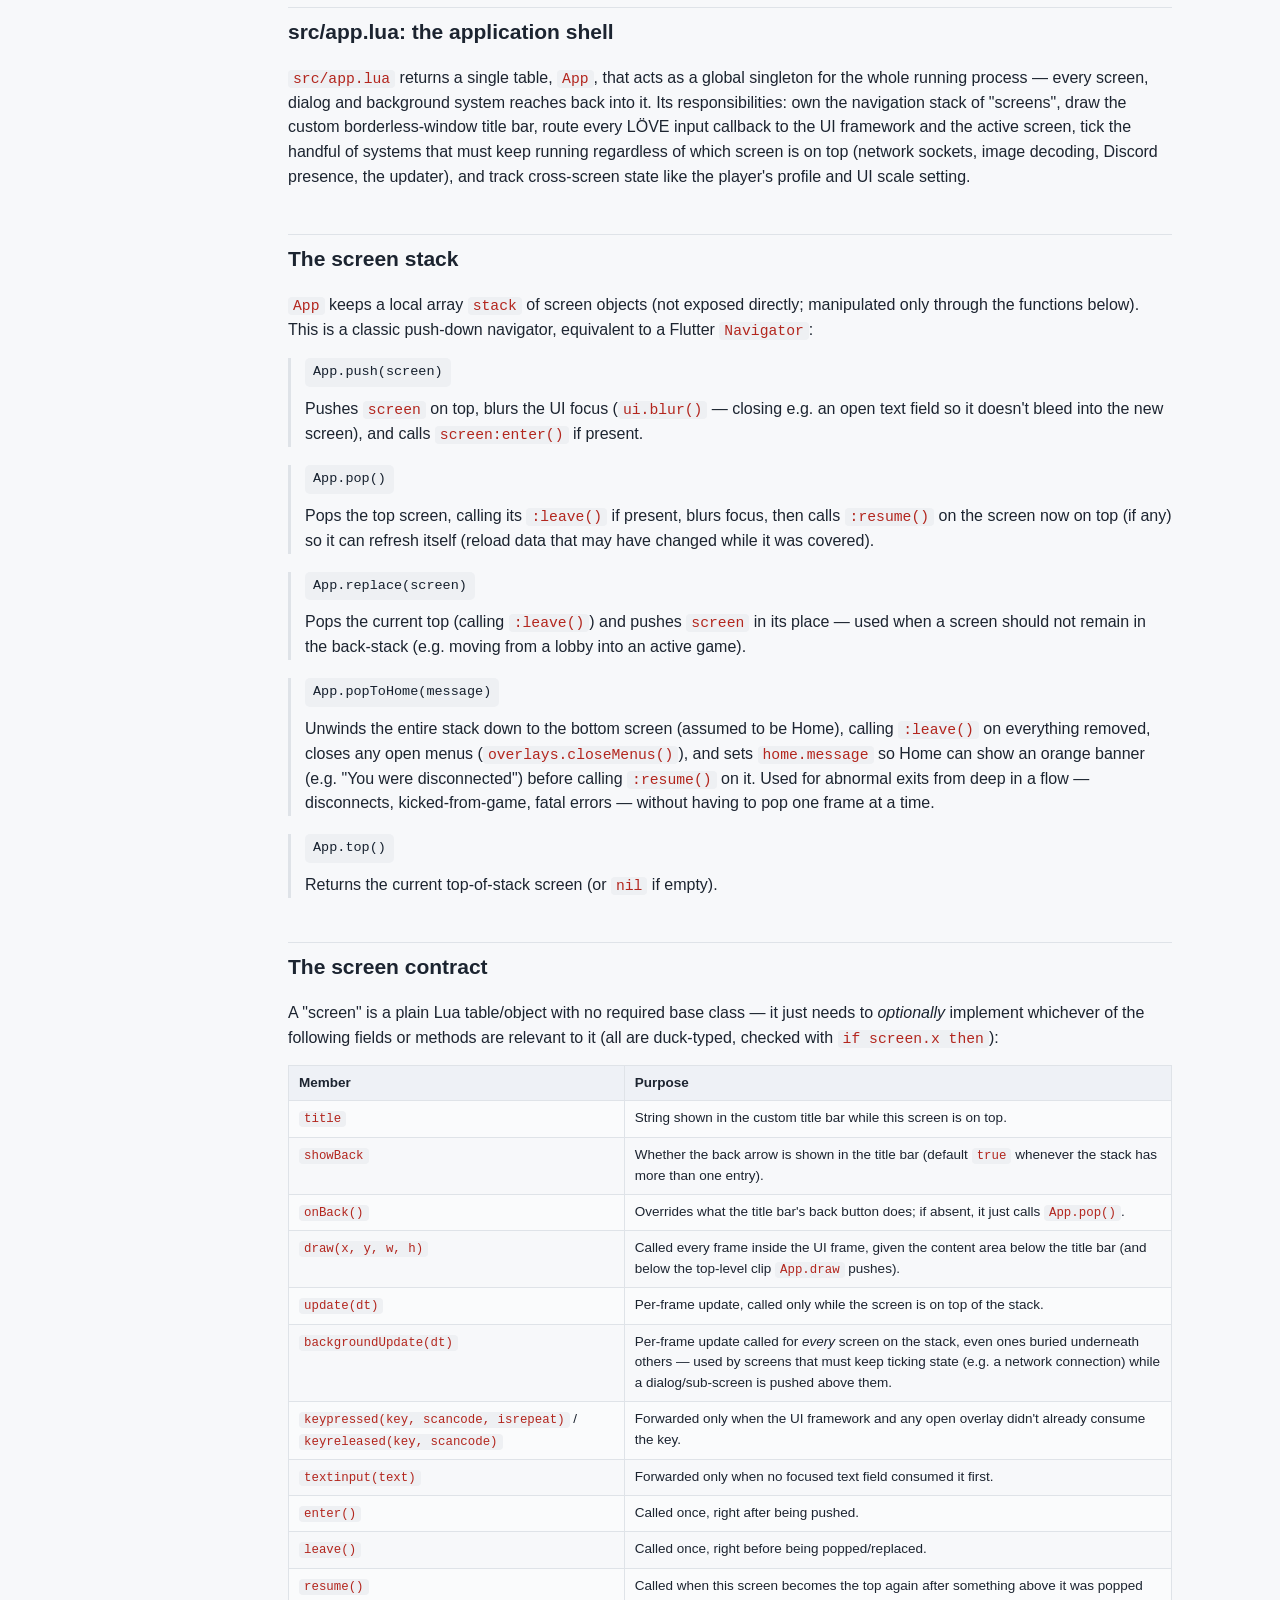
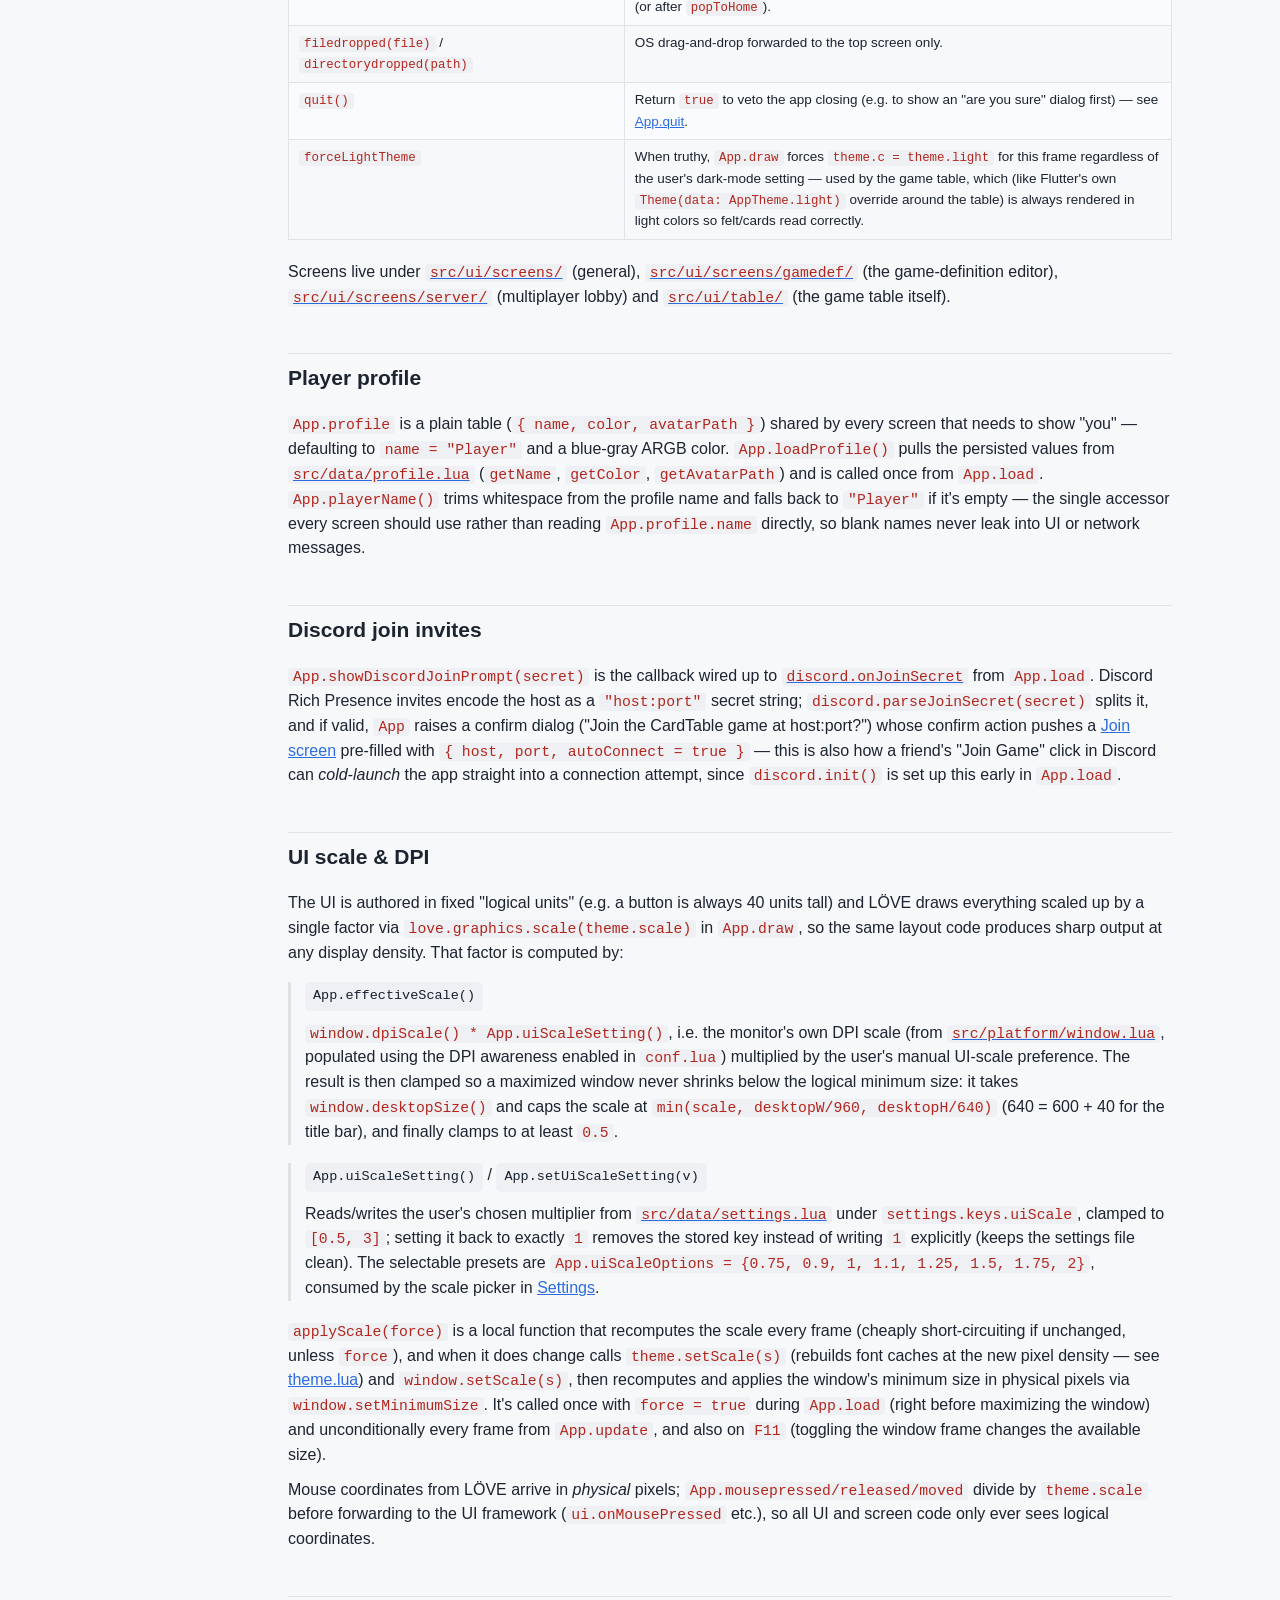
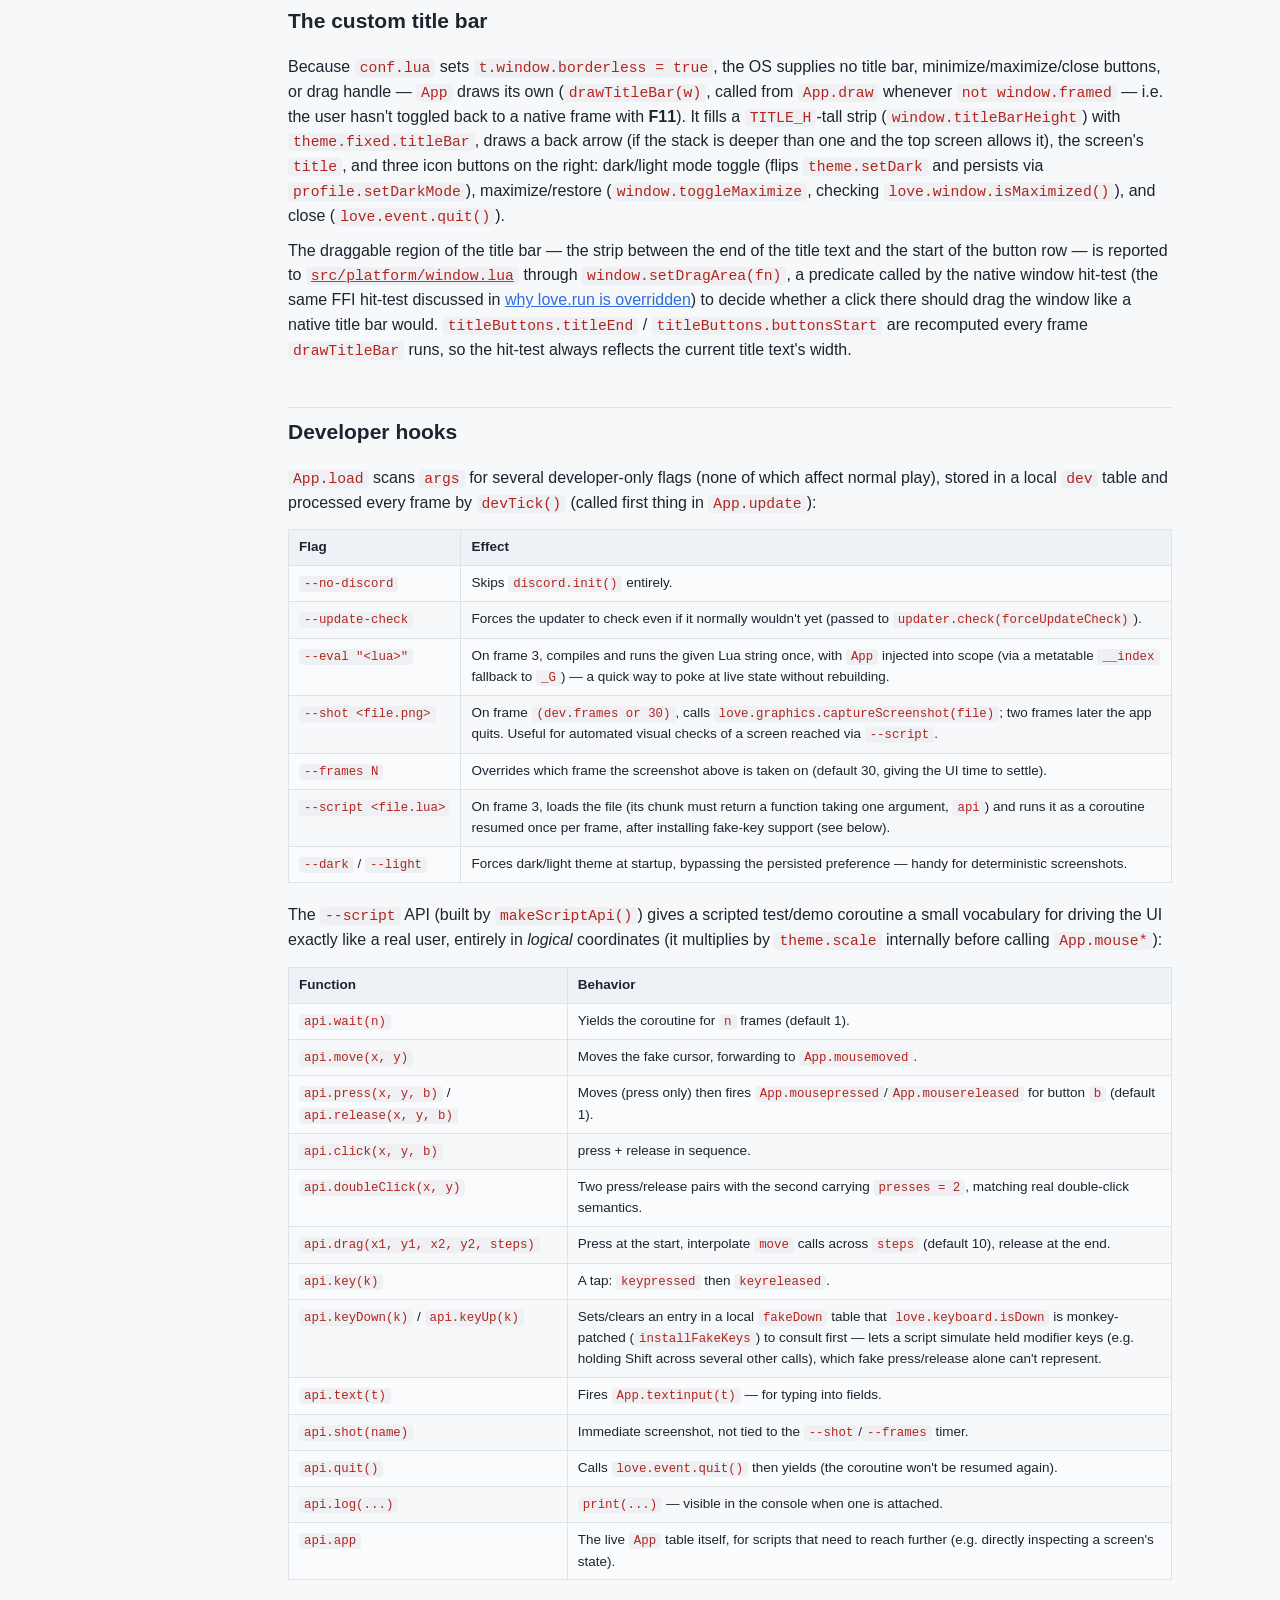
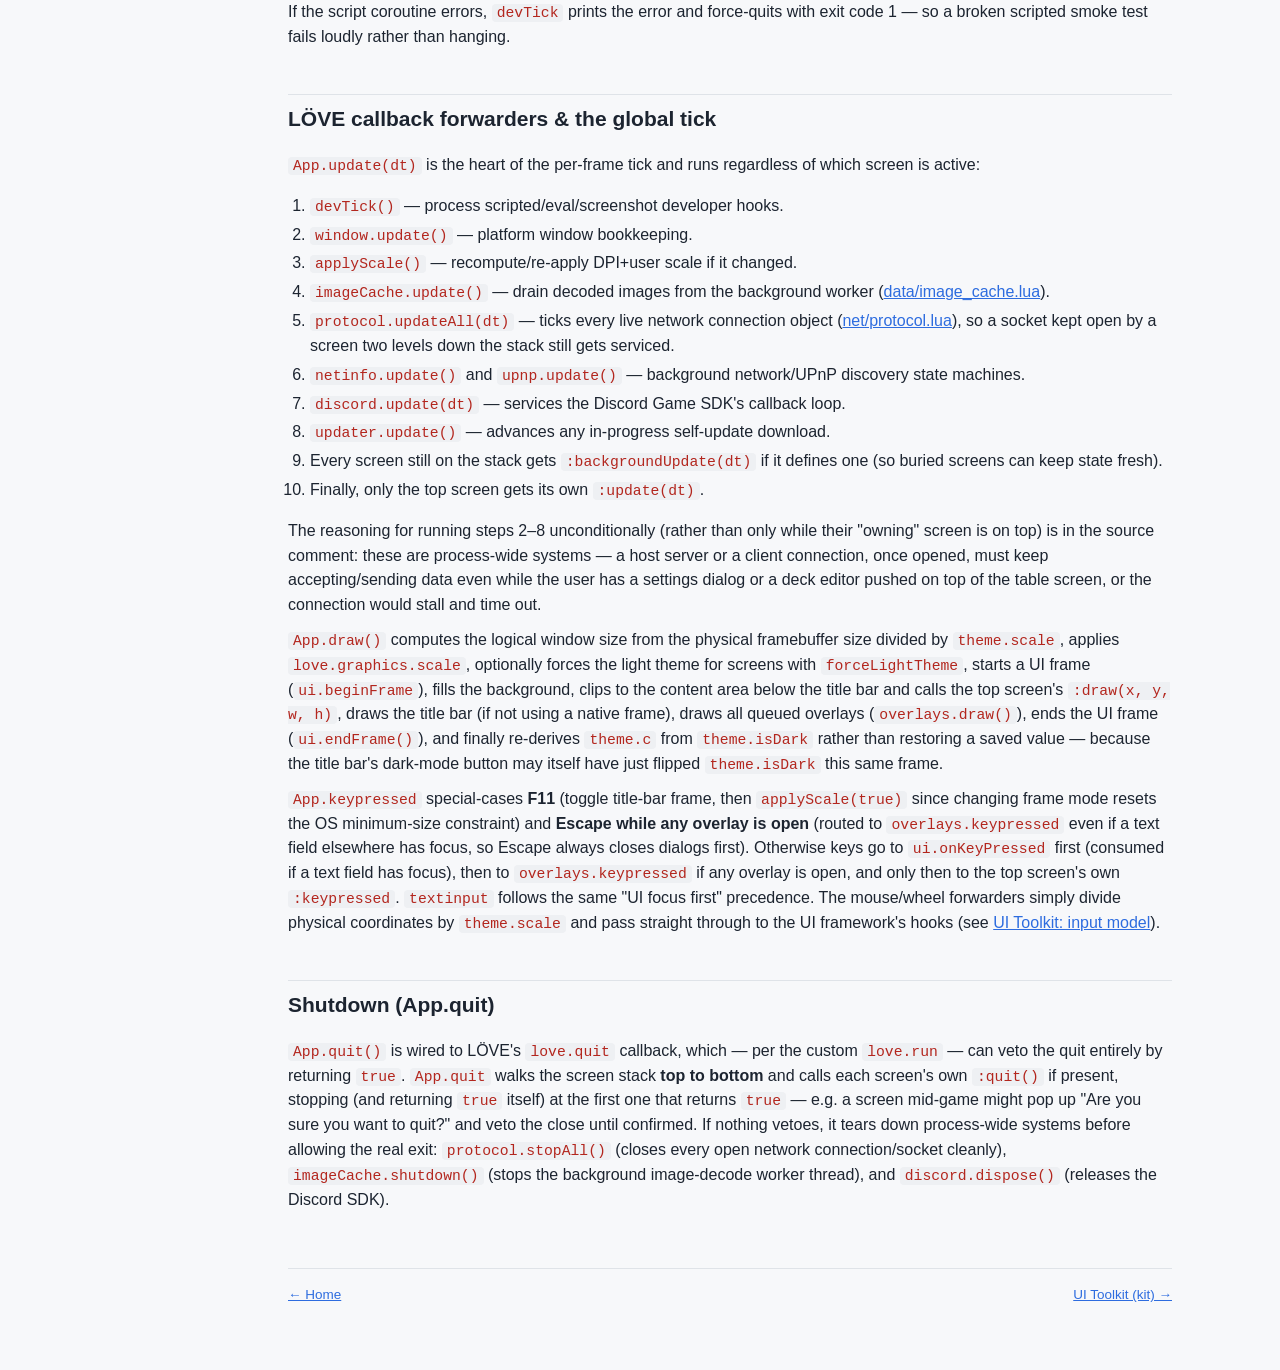
<file: docs/architecture.html>
<!doctype html>
<html lang="en">
<head>
<meta charset="utf-8">
<title>Architecture &amp; App Lifecycle — CardTable Docs</title>
<link rel="stylesheet" href="assets/style.css">
</head>
<body>
<nav class="sidenav">
  <a class="brand" href="index.html">CardTable<small>Codebase Documentation</small></a>
  <div class="group-label">Application</div>
  <a href="architecture.html" class="current">Architecture &amp; App Lifecycle</a>
  <a href="ui-framework.html">UI Toolkit (kit)</a>
  <div class="group-label">User Interface</div>
  <a href="ui-screens.html">Screens</a>
  <a href="ui-gamedef-editor.html">Game Definition Editor</a>
  <a href="ui-server-screens.html">Multiplayer Lobby Screens</a>
  <a href="ui-table.html">Game Table Rendering</a>
  <div class="group-label">Engine &amp; Data</div>
  <a href="core.html">Core Rules Engine</a>
  <a href="game.html">Game Session &amp; Controller</a>
  <a href="data.html">Data &amp; Persistence</a>
  <div class="group-label">Platform &amp; Network</div>
  <a href="net.html">Networking</a>
  <a href="platform.html">Platform Integration</a>
  <div class="group-label">Server</div>
  <a href="server.html">CardTable Server (Go)</a>
  <div class="group-label">Quality</div>
  <a href="tests-tools.html">Tests &amp; Tools</a>
</nav>
<main class="page">
  <header class="page-head">
    <div class="crumb"><a href="index.html">Home</a> / Application</div>
    <h1>Architecture &amp; App Lifecycle</h1>
    <div class="subtitle">The LÖVE2D entry points and the application shell that every screen runs inside of.</div>
  </header>

  <div class="toc">
    <div class="toc-title">On this page</div>
    <ul>
      <li><a href="#overview">Overview</a></li>
      <li><a href="#love-callback-model">The LÖVE2D callback model</a></li>
      <li><a href="#conf-lua">conf.lua: window &amp; test-mode setup</a></li>
      <li><a href="#main-lua">main.lua: entry point &amp; the custom love.run</a></li>
      <li><a href="#test-mode">Test mode</a></li>
      <li><a href="#version-lua">version.lua</a></li>
      <li><a href="#app-shell">src/app.lua: the application shell</a></li>
      <li><a href="#screen-stack">The screen stack</a></li>
      <li><a href="#screen-contract">The screen contract</a></li>
      <li><a href="#player-profile">Player profile</a></li>
      <li><a href="#discord-invites">Discord join invites</a></li>
      <li><a href="#ui-scale">UI scale &amp; DPI</a></li>
      <li><a href="#title-bar">The custom title bar</a></li>
      <li><a href="#dev-hooks">Developer hooks (--eval, --shot, --script)</a></li>
      <li><a href="#love-forwarders">LÖVE callback forwarders &amp; the global tick</a></li>
      <li><a href="#quit">Shutdown (App.quit)</a></li>
    </ul>
  </div>

  <h2 id="overview">Overview</h2>
  <p>
    CardTable is a Windows desktop card-table application built on
    <strong>LÖVE2D</strong> (a Lua game framework on top of SDL2). It began life as a
    Flutter app — comments throughout the Lua source point back at the original
    <code>.dart</code> files each module was "ported" from — and that history still
    shapes the code: screens behave like Flutter widgets with a navigation stack,
    colors follow a Material 3 scheme (see <a href="ui-framework.html#theme-lua">theme.lua</a>),
    and dialogs/menus mimic Flutter's modal navigator.
  </p>
  <p>
    Four files form the skeleton everything else hangs off of:
  </p>
  <div class="filecard">
    <div class="path">conf.lua</div>
    <div class="role">LÖVE configuration callback — window setup, DPI awareness, test-mode module stripping.</div>
  </div>
  <div class="filecard">
    <div class="path">main.lua</div>
    <div class="role">LÖVE entry point — defines <code>love.load</code> and all other <code>love.*</code> callbacks, and replaces <code>love.run</code> with a JIT-safe variant.</div>
  </div>
  <div class="filecard">
    <div class="path">src/app.lua</div>
    <div class="role">The application shell (singleton <code>App</code> table): screen stack, custom title bar, global per-frame ticking, input routing, UI scale.</div>
  </div>
  <div class="filecard">
    <div class="path">src/version.lua</div>
    <div class="role">Static version/build metadata consumed by the updater.</div>
  </div>

  <h2 id="love-callback-model">The LÖVE2D callback model</h2>
  <p>
    LÖVE does not have its own "main loop" that you write — instead, you define
    global callback functions (<code>love.load</code>, <code>love.update</code>,
    <code>love.draw</code>, <code>love.keypressed</code>, …) and the engine's
    default <code>love.run</code> calls them every frame: pump OS events, step the
    timer, call <code>love.update(dt)</code>, clear the screen, call
    <code>love.draw()</code>, present. CardTable defines all of the standard
    callbacks in <code>main.lua</code>, each one just forwarding to the
    <code>App</code> singleton in <code>src/app.lua</code> (lazily required via a
    local <code>A()</code> helper so <code>src/app.lua</code> isn't loaded during
    test mode). This indirection keeps <code>main.lua</code> tiny and keeps all the
    actual behavior in one inspectable module.
  </p>

  <h2 id="conf-lua">conf.lua: window &amp; test-mode setup</h2>
  <p>
    <code>love.conf(t)</code> runs before any window exists and configures LÖVE itself.
    CardTable's <code>conf.lua</code> does a few notable things:
  </p>
  <ul>
    <li>
      <strong>Reads <code>--test</code> off <code>arg</code> directly</strong> (LÖVE
      hasn't parsed game arguments yet at this point) and stores the result in the
      global <code>TEST_MODE</code>, which both <code>conf.lua</code> and
      <code>main.lua</code> branch on.
    </li>
    <li>
      <strong>Per-monitor DPI awareness on Windows</strong> (<code>enableDpiAwareness</code>):
      before the window is created, it uses LuaJIT's FFI to call
      <code>SetProcessDpiAwarenessContext</code> (falling back to the older
      <code>SetProcessDPIAware</code> on failure) so Windows gives the app real
      pixels instead of upscaling a 96-DPI bitmap. This is why the app can render
      crisp text at any monitor scale — the DPI scale is read back later in
      <a href="platform.html#window"><code>src/platform/window.lua</code></a> and
      multiplied into <code>App.effectiveScale()</code> (see <a href="#ui-scale">UI scale</a> below).
      The whole call is wrapped in nested <code>pcall</code>s and skipped entirely
      off-Windows or in test mode.
    </li>
    <li>
      <strong>Window defaults:</strong> title "CardTable", 1280×720 starting size,
      960×600 minimum, resizable, <code>borderless = true</code> (the app draws its
      own title bar — see <a href="#title-bar">below</a>), vsync on, 4x MSAA,
      <code>highdpi = false</code> (intentional — the app manages its own scale
      rather than letting LÖVE's high-DPI backbuffer handle it).
    </li>
    <li>
      <strong>Test mode overrides:</strong> when <code>TEST_MODE</code> is set, the
      identity (save-folder name) becomes <code>"cardtable_tests"</code> so tests
      never read or write real user data, <code>t.window = false</code> skips
      creating a window at all, and the audio/sound/joystick modules are disabled.
    </li>
    <li>
      Physics, video and joystick modules are disabled unconditionally — the app
      doesn't need them, so leaving them out trims startup time and binary surface.
    </li>
  </ul>

  <h2 id="main-lua">main.lua: entry point &amp; the custom love.run</h2>
  <p>
    <code>love.load(args)</code> is the first real callback LÖVE invokes. In test
    mode it hands off to <code>runTests(args)</code> (see <a href="#test-mode">below</a>)
    and returns. Otherwise it supports a developer convenience,
    <code>--identity &lt;name&gt;</code>, which calls
    <code>love.filesystem.setIdentity(name)</code> to point the save directory at a
    separate folder — handy for running two instances as two different "players"
    locally. It then delegates everything else to <code>require("src.app").load(args)</code>.
  </p>
  <p>
    Outside test mode, <code>main.lua</code> defines the rest of LÖVE's standard
    callbacks (<code>love.update</code>, <code>love.draw</code>, <code>love.keypressed</code>,
    <code>love.keyreleased</code>, <code>love.textinput</code>, the mouse callbacks,
    <code>love.wheelmoved</code>, <code>love.resize</code>, <code>love.filedropped</code>,
    <code>love.directorydropped</code>, <code>love.focus</code>, <code>love.quit</code>),
    each one a one-line forward to the matching <code>App.*</code> method.
  </p>

  <h3 id="custom-love-run">Why love.run is overridden</h3>
  <p>
    The most unusual piece of <code>main.lua</code> is that it replaces
    <code>love.run</code> itself, rather than relying on LÖVE 11's default
    implementation. The code comment explains why: the custom title bar's window
    drag/resize behavior (<a href="platform.html#window"><code>src/platform/window.lua</code></a>)
    installs an SDL <em>hit-test callback</em> — a native C callback that SDL invokes
    from inside <code>love.event.pump</code> to ask "what's under this point, titlebar
    or client area?". That hit-test callback is itself implemented as an FFI
    callback from Lua. LuaJIT's JIT compiler cannot re-enter an FFI callback from
    a C call made by already-compiled (JIT'd) code — doing so would crash or
    misbehave. The fix is <code>jit.off(loop)</code>: the per-frame <code>loop</code>
    closure returned by <code>love.run</code> is explicitly excluded from JIT
    compilation, forcing it to run in the interpreter so the FFI callback path
    stays safe. Apart from that one addition, the loop is a faithful reproduction
    of LÖVE 11's default <code>love.run</code>: pump events, dispatch
    <code>love.handlers[name]</code> for each queued event (intercepting
    <code>"quit"</code> to consult <code>love.quit()</code> first), step the timer,
    call <code>update</code>, then if graphics is active clear/draw/present, then
    sleep 1ms to avoid pegging a CPU core.
  </p>
  <div class="note">
    This is a good example of the kind of constraint that only shows up once you
    combine two features (a native hit-test callback <em>and</em> a JIT compiler) —
    worth remembering if the window-dragging code ever needs to change.
  </div>

  <h2 id="test-mode">Test mode</h2>
  <p>
    When invoked with <code>--test</code>, <code>main.lua</code>'s <code>runTests</code>
    scans the <code>tests/</code> directory (via <code>love.filesystem.getDirectoryItems</code>)
    for every file matching <code>*_test.lua</code>, sorts them for determinism, and
    hands the list to <code>require("tests.runner").run(files, filterArg)</code>.
    An optional second CLI argument after <code>--test</code> (as long as it doesn't
    itself look like a flag) is used as a name filter so a single test file/case
    can be targeted. The process exits with code 0 or 1 via
    <code>love.event.quit(ok and 0 or 1)</code> — this is what lets the test suite
    run headlessly from a shell/CI without a window (recall <code>conf.lua</code>
    sets <code>t.window = false</code> in this mode). Full detail on the test
    runner and individual suites lives on the <a href="tests-tools.html">Tests &amp; Tools</a> page.
  </p>

  <h2 id="version-lua">version.lua</h2>
  <p>
    A plain data module returned as a table: <code>name</code> (semantic version,
    e.g. <code>"0.2.0"</code>), <code>build</code> (an integer that increases with
    every release and is compared against GitHub release tag suffixes like
    <code>"+10"</code>), <code>releaseRepo</code>
    (<code>"jvthompson/cardtable"</code>), <code>releaseAssetName</code>
    (<code>"cardtable-windows.zip"</code>), and <code>exeName</code>
    (<code>"CardTable.exe"</code>). The in-file comment explains <em>why</em> the
    build number is independent of any other numbering scheme in the project: the
    LÖVE port is versioned separately from the original Flutter app it was ported
    from, and must publish releases to its own GitHub repository — if it reused the
    Flutter repo's build numbers, the updater would never see a build number higher
    than what's already there and would think it's always up to date. This table is
    consumed entirely by <a href="platform.html#updater"><code>src/platform/updater.lua</code></a>,
    which polls <code>releaseRepo</code>'s GitHub releases, compares <code>build</code>
    against the latest tag, and if newer, downloads <code>releaseAssetName</code> and
    replaces <code>exeName</code>.
  </p>

  <h2 id="app-shell">src/app.lua: the application shell</h2>
  <p>
    <code>src/app.lua</code> returns a single table, <code>App</code>, that acts as
    a global singleton for the whole running process — every screen, dialog and
    background system reaches back into it. Its responsibilities: own the
    navigation stack of "screens", draw the custom borderless-window title bar,
    route every LÖVE input callback to the UI framework and the active screen, tick
    the handful of systems that must keep running regardless of which screen is on
    top (network sockets, image decoding, Discord presence, the updater), and track
    cross-screen state like the player's profile and UI scale setting.
  </p>

  <h2 id="screen-stack">The screen stack</h2>
  <p>
    <code>App</code> keeps a local array <code>stack</code> of screen objects (not
    exposed directly; manipulated only through the functions below). This is a
    classic push-down navigator, equivalent to a Flutter <code>Navigator</code>:
  </p>
  <div class="fn">
    <span class="sig">App.push(screen)</span>
    <p>Pushes <code>screen</code> on top, blurs the UI focus (<code>ui.blur()</code>
    — closing e.g. an open text field so it doesn't bleed into the new screen),
    and calls <code>screen:enter()</code> if present.</p>
  </div>
  <div class="fn">
    <span class="sig">App.pop()</span>
    <p>Pops the top screen, calling its <code>:leave()</code> if present, blurs
    focus, then calls <code>:resume()</code> on the screen now on top (if any) so
    it can refresh itself (reload data that may have changed while it was
    covered).</p>
  </div>
  <div class="fn">
    <span class="sig">App.replace(screen)</span>
    <p>Pops the current top (calling <code>:leave()</code>) and pushes
    <code>screen</code> in its place — used when a screen should not remain in the
    back-stack (e.g. moving from a lobby into an active game).</p>
  </div>
  <div class="fn">
    <span class="sig">App.popToHome(message)</span>
    <p>Unwinds the entire stack down to the bottom screen (assumed to be Home),
    calling <code>:leave()</code> on everything removed, closes any open menus
    (<code>overlays.closeMenus()</code>), and sets <code>home.message</code> so Home
    can show an orange banner (e.g. "You were disconnected") before calling
    <code>:resume()</code> on it. Used for abnormal exits from deep in a flow —
    disconnects, kicked-from-game, fatal errors — without having to pop one frame
    at a time.</p>
  </div>
  <div class="fn">
    <span class="sig">App.top()</span>
    <p>Returns the current top-of-stack screen (or <code>nil</code> if empty).</p>
  </div>

  <h2 id="screen-contract">The screen contract</h2>
  <p>
    A "screen" is a plain Lua table/object with no required base class — it just
    needs to <em>optionally</em> implement whichever of the following fields or
    methods are relevant to it (all are duck-typed, checked with
    <code>if screen.x then</code>):
  </p>
  <table>
    <tr><th>Member</th><th>Purpose</th></tr>
    <tr><td><code>title</code></td><td>String shown in the custom title bar while this screen is on top.</td></tr>
    <tr><td><code>showBack</code></td><td>Whether the back arrow is shown in the title bar (default <code>true</code> whenever the stack has more than one entry).</td></tr>
    <tr><td><code>onBack()</code></td><td>Overrides what the title bar's back button does; if absent, it just calls <code>App.pop()</code>.</td></tr>
    <tr><td><code>draw(x, y, w, h)</code></td><td>Called every frame inside the UI frame, given the content area below the title bar (and below the top-level clip <code>App.draw</code> pushes).</td></tr>
    <tr><td><code>update(dt)</code></td><td>Per-frame update, called only while the screen is on top of the stack.</td></tr>
    <tr><td><code>backgroundUpdate(dt)</code></td><td>Per-frame update called for <em>every</em> screen on the stack, even ones buried underneath others — used by screens that must keep ticking state (e.g. a network connection) while a dialog/sub-screen is pushed above them.</td></tr>
    <tr><td><code>keypressed(key, scancode, isrepeat)</code> / <code>keyreleased(key, scancode)</code></td><td>Forwarded only when the UI framework and any open overlay didn't already consume the key.</td></tr>
    <tr><td><code>textinput(text)</code></td><td>Forwarded only when no focused text field consumed it first.</td></tr>
    <tr><td><code>enter()</code></td><td>Called once, right after being pushed.</td></tr>
    <tr><td><code>leave()</code></td><td>Called once, right before being popped/replaced.</td></tr>
    <tr><td><code>resume()</code></td><td>Called when this screen becomes the top again after something above it was popped (or after <code>popToHome</code>).</td></tr>
    <tr><td><code>filedropped(file)</code> / <code>directorydropped(path)</code></td><td>OS drag-and-drop forwarded to the top screen only.</td></tr>
    <tr><td><code>quit()</code></td><td>Return <code>true</code> to veto the app closing (e.g. to show an "are you sure" dialog first) — see <a href="#quit">App.quit</a>.</td></tr>
    <tr><td><code>forceLightTheme</code></td><td>When truthy, <code>App.draw</code> forces <code>theme.c = theme.light</code> for this frame regardless of the user's dark-mode setting — used by the game table, which (like Flutter's own <code>Theme(data: AppTheme.light)</code> override around the table) is always rendered in light colors so felt/cards read correctly.</td></tr>
  </table>
  <p>
    Screens live under <a href="ui-screens.html"><code>src/ui/screens/</code></a>
    (general), <a href="ui-gamedef-editor.html"><code>src/ui/screens/gamedef/</code></a>
    (the game-definition editor), <a href="ui-server-screens.html"><code>src/ui/screens/server/</code></a>
    (multiplayer lobby) and <a href="ui-table.html"><code>src/ui/table/</code></a>
    (the game table itself).
  </p>

  <h2 id="player-profile">Player profile</h2>
  <p>
    <code>App.profile</code> is a plain table (<code>{ name, color, avatarPath }</code>)
    shared by every screen that needs to show "you" — defaulting to
    <code>name = "Player"</code> and a blue-gray ARGB color. <code>App.loadProfile()</code>
    pulls the persisted values from <a href="data.html#profile"><code>src/data/profile.lua</code></a>
    (<code>getName</code>, <code>getColor</code>, <code>getAvatarPath</code>) and is
    called once from <code>App.load</code>. <code>App.playerName()</code> trims
    whitespace from the profile name and falls back to <code>"Player"</code> if it's
    empty — the single accessor every screen should use rather than reading
    <code>App.profile.name</code> directly, so blank names never leak into UI or
    network messages.
  </p>

  <h2 id="discord-invites">Discord join invites</h2>
  <p>
    <code>App.showDiscordJoinPrompt(secret)</code> is the callback wired up to
    <a href="platform.html#discord"><code>discord.onJoinSecret</code></a> from
    <code>App.load</code>. Discord Rich Presence invites encode the host as a
    <code>"host:port"</code> secret string; <code>discord.parseJoinSecret(secret)</code>
    splits it, and if valid, <code>App</code> raises a confirm dialog ("Join the
    CardTable game at host:port?") whose confirm action pushes a
    <a href="ui-screens.html#multiplayer">Join screen</a> pre-filled with
    <code>{ host, port, autoConnect = true }</code> — this is also how a friend's
    "Join Game" click in Discord can <em>cold-launch</em> the app straight into a
    connection attempt, since <code>discord.init()</code> is set up this early in
    <code>App.load</code>.
  </p>

  <h2 id="ui-scale">UI scale &amp; DPI</h2>
  <p>
    The UI is authored in fixed "logical units" (e.g. a button is always 40 units
    tall) and LÖVE draws everything scaled up by a single factor via
    <code>love.graphics.scale(theme.scale)</code> in <code>App.draw</code>, so the
    same layout code produces sharp output at any display density. That factor is
    computed by:
  </p>
  <div class="fn">
    <span class="sig">App.effectiveScale()</span>
    <p>
      <code>window.dpiScale() * App.uiScaleSetting()</code>, i.e. the monitor's own
      DPI scale (from <a href="platform.html#window"><code>src/platform/window.lua</code></a>,
      populated using the DPI awareness enabled in <code>conf.lua</code>) multiplied
      by the user's manual UI-scale preference. The result is then clamped so a
      maximized window never shrinks below the logical minimum size: it takes
      <code>window.desktopSize()</code> and caps the scale at
      <code>min(scale, desktopW/960, desktopH/640)</code> (640 = 600 + 40 for the
      title bar), and finally clamps to at least <code>0.5</code>.
    </p>
  </div>
  <div class="fn">
    <span class="sig">App.uiScaleSetting()</span> / <span class="sig">App.setUiScaleSetting(v)</span>
    <p>
      Reads/writes the user's chosen multiplier from
      <a href="data.html#settings"><code>src/data/settings.lua</code></a> under
      <code>settings.keys.uiScale</code>, clamped to <code>[0.5, 3]</code>; setting it
      back to exactly <code>1</code> removes the stored key instead of writing
      <code>1</code> explicitly (keeps the settings file clean). The selectable
      presets are <code>App.uiScaleOptions = {0.75, 0.9, 1, 1.1, 1.25, 1.5, 1.75, 2}</code>,
      consumed by the scale picker in
      <a href="ui-screens.html#settings-dialog">Settings</a>.
    </p>
  </div>
  <p>
    <code>applyScale(force)</code> is a local function that recomputes the scale
    every frame (cheaply short-circuiting if unchanged, unless <code>force</code>),
    and when it does change calls <code>theme.setScale(s)</code> (rebuilds font
    caches at the new pixel density — see <a href="ui-framework.html#theme-lua">theme.lua</a>)
    and <code>window.setScale(s)</code>, then recomputes and applies the window's
    minimum size in physical pixels via <code>window.setMinimumSize</code>. It's
    called once with <code>force = true</code> during <code>App.load</code> (right
    before maximizing the window) and unconditionally every frame from
    <code>App.update</code>, and also on <code>F11</code> (toggling the window frame
    changes the available size).
  </p>
  <p>
    Mouse coordinates from LÖVE arrive in <em>physical</em> pixels; <code>App.mousepressed/released/moved</code>
    divide by <code>theme.scale</code> before forwarding to the UI framework
    (<code>ui.onMousePressed</code> etc.), so all UI and screen code only ever sees
    logical coordinates.
  </p>

  <h2 id="title-bar">The custom title bar</h2>
  <p>
    Because <code>conf.lua</code> sets <code>t.window.borderless = true</code>, the
    OS supplies no title bar, minimize/maximize/close buttons, or drag handle —
    <code>App</code> draws its own (<code>drawTitleBar(w)</code>, called from
    <code>App.draw</code> whenever <code>not window.framed</code> — i.e. the user
    hasn't toggled back to a native frame with <strong>F11</strong>). It fills a
    <code>TITLE_H</code>-tall strip (<code>window.titleBarHeight</code>) with
    <code>theme.fixed.titleBar</code>, draws a back arrow (if the stack is deeper
    than one and the top screen allows it), the screen's <code>title</code>, and
    three icon buttons on the right: dark/light mode toggle (flips
    <code>theme.setDark</code> and persists via <code>profile.setDarkMode</code>),
    maximize/restore (<code>window.toggleMaximize</code>, checking
    <code>love.window.isMaximized()</code>), and close (<code>love.event.quit()</code>).
  </p>
  <p>
    The draggable region of the title bar — the strip between the end of the title
    text and the start of the button row — is reported to
    <a href="platform.html#window"><code>src/platform/window.lua</code></a>
    through <code>window.setDragArea(fn)</code>, a predicate called by the native
    window hit-test (the same FFI hit-test discussed in <a href="#custom-love-run">why love.run is overridden</a>)
    to decide whether a click there should drag the window like a native title bar
    would. <code>titleButtons.titleEnd</code> / <code>titleButtons.buttonsStart</code>
    are recomputed every frame <code>drawTitleBar</code> runs, so the hit-test always
    reflects the current title text's width.
  </p>

  <h2 id="dev-hooks">Developer hooks</h2>
  <p>
    <code>App.load</code> scans <code>args</code> for several developer-only flags
    (none of which affect normal play), stored in a local <code>dev</code> table and
    processed every frame by <code>devTick()</code> (called first thing in
    <code>App.update</code>):
  </p>
  <table>
    <tr><th>Flag</th><th>Effect</th></tr>
    <tr><td><code>--no-discord</code></td><td>Skips <code>discord.init()</code> entirely.</td></tr>
    <tr><td><code>--update-check</code></td><td>Forces the updater to check even if it normally wouldn't yet (passed to <code>updater.check(forceUpdateCheck)</code>).</td></tr>
    <tr><td><code>--eval "&lt;lua&gt;"</code></td><td>On frame 3, compiles and runs the given Lua string once, with <code>App</code> injected into scope (via a metatable <code>__index</code> fallback to <code>_G</code>) — a quick way to poke at live state without rebuilding.</td></tr>
    <tr><td><code>--shot &lt;file.png&gt;</code></td><td>On frame <code>(dev.frames or 30)</code>, calls <code>love.graphics.captureScreenshot(file)</code>; two frames later the app quits. Useful for automated visual checks of a screen reached via <code>--script</code>.</td></tr>
    <tr><td><code>--frames N</code></td><td>Overrides which frame the screenshot above is taken on (default 30, giving the UI time to settle).</td></tr>
    <tr><td><code>--script &lt;file.lua&gt;</code></td><td>On frame 3, loads the file (its chunk must return a function taking one argument, <code>api</code>) and runs it as a coroutine resumed once per frame, after installing fake-key support (see below).</td></tr>
    <tr><td><code>--dark</code> / <code>--light</code></td><td>Forces dark/light theme at startup, bypassing the persisted preference — handy for deterministic screenshots.</td></tr>
  </table>
  <p>
    The <code>--script</code> API (built by <code>makeScriptApi()</code>) gives a
    scripted test/demo coroutine a small vocabulary for driving the UI exactly like
    a real user, entirely in <em>logical</em> coordinates (it multiplies by
    <code>theme.scale</code> internally before calling <code>App.mouse*</code>):
  </p>
  <table>
    <tr><th>Function</th><th>Behavior</th></tr>
    <tr><td><code>api.wait(n)</code></td><td>Yields the coroutine for <code>n</code> frames (default 1).</td></tr>
    <tr><td><code>api.move(x, y)</code></td><td>Moves the fake cursor, forwarding to <code>App.mousemoved</code>.</td></tr>
    <tr><td><code>api.press(x, y, b)</code> / <code>api.release(x, y, b)</code></td><td>Moves (press only) then fires <code>App.mousepressed</code>/<code>App.mousereleased</code> for button <code>b</code> (default 1).</td></tr>
    <tr><td><code>api.click(x, y, b)</code></td><td>press + release in sequence.</td></tr>
    <tr><td><code>api.doubleClick(x, y)</code></td><td>Two press/release pairs with the second carrying <code>presses = 2</code>, matching real double-click semantics.</td></tr>
    <tr><td><code>api.drag(x1, y1, x2, y2, steps)</code></td><td>Press at the start, interpolate <code>move</code> calls across <code>steps</code> (default 10), release at the end.</td></tr>
    <tr><td><code>api.key(k)</code></td><td>A tap: <code>keypressed</code> then <code>keyreleased</code>.</td></tr>
    <tr><td><code>api.keyDown(k)</code> / <code>api.keyUp(k)</code></td><td>Sets/clears an entry in a local <code>fakeDown</code> table that <code>love.keyboard.isDown</code> is monkey-patched (<code>installFakeKeys</code>) to consult first — lets a script simulate held modifier keys (e.g. holding Shift across several other calls), which fake press/release alone can't represent.</td></tr>
    <tr><td><code>api.text(t)</code></td><td>Fires <code>App.textinput(t)</code> — for typing into fields.</td></tr>
    <tr><td><code>api.shot(name)</code></td><td>Immediate screenshot, not tied to the <code>--shot</code>/<code>--frames</code> timer.</td></tr>
    <tr><td><code>api.quit()</code></td><td>Calls <code>love.event.quit()</code> then yields (the coroutine won't be resumed again).</td></tr>
    <tr><td><code>api.log(...)</code></td><td><code>print(...)</code> — visible in the console when one is attached.</td></tr>
    <tr><td><code>api.app</code></td><td>The live <code>App</code> table itself, for scripts that need to reach further (e.g. directly inspecting a screen's state).</td></tr>
  </table>
  <p>
    If the script coroutine errors, <code>devTick</code> prints the error and force-quits
    with exit code 1 — so a broken scripted smoke test fails loudly rather than
    hanging.
  </p>

  <h2 id="love-forwarders">LÖVE callback forwarders &amp; the global tick</h2>
  <p>
    <code>App.update(dt)</code> is the heart of the per-frame tick and runs
    regardless of which screen is active:
  </p>
  <ol>
    <li><code>devTick()</code> — process scripted/eval/screenshot developer hooks.</li>
    <li><code>window.update()</code> — platform window bookkeeping.</li>
    <li><code>applyScale()</code> — recompute/re-apply DPI+user scale if it changed.</li>
    <li><code>imageCache.update()</code> — drain decoded images from the background worker (<a href="data.html#image-cache">data/image_cache.lua</a>).</li>
    <li><code>protocol.updateAll(dt)</code> — ticks every live network connection object (<a href="net.html#protocol">net/protocol.lua</a>), so a socket kept open by a screen two levels down the stack still gets serviced.</li>
    <li><code>netinfo.update()</code> and <code>upnp.update()</code> — background network/UPnP discovery state machines.</li>
    <li><code>discord.update(dt)</code> — services the Discord Game SDK's callback loop.</li>
    <li><code>updater.update()</code> — advances any in-progress self-update download.</li>
    <li>Every screen still on the stack gets <code>:backgroundUpdate(dt)</code> if it defines one (so buried screens can keep state fresh).</li>
    <li>Finally, only the top screen gets its own <code>:update(dt)</code>.</li>
  </ol>
  <p>
    The reasoning for running steps 2–8 unconditionally (rather than only while
    their "owning" screen is on top) is in the source comment: these are
    process-wide systems — a host server or a client connection, once opened, must
    keep accepting/sending data even while the user has a settings dialog or a
    deck editor pushed on top of the table screen, or the connection would stall
    and time out.
  </p>
  <p>
    <code>App.draw()</code> computes the logical window size from the physical
    framebuffer size divided by <code>theme.scale</code>, applies
    <code>love.graphics.scale</code>, optionally forces the light theme for screens
    with <code>forceLightTheme</code>, starts a UI frame (<code>ui.beginFrame</code>),
    fills the background, clips to the content area below the title bar and calls
    the top screen's <code>:draw(x, y, w, h)</code>, draws the title bar (if not using
    a native frame), draws all queued overlays (<code>overlays.draw()</code>), ends
    the UI frame (<code>ui.endFrame()</code>), and finally re-derives
    <code>theme.c</code> from <code>theme.isDark</code> rather than restoring a saved
    value — because the title bar's dark-mode button may itself have just flipped
    <code>theme.isDark</code> this same frame.
  </p>
  <p>
    <code>App.keypressed</code> special-cases <strong>F11</strong> (toggle title-bar
    frame, then <code>applyScale(true)</code> since changing frame mode resets the
    OS minimum-size constraint) and <strong>Escape while any overlay is open</strong>
    (routed to <code>overlays.keypressed</code> even if a text field elsewhere has
    focus, so Escape always closes dialogs first). Otherwise keys go to
    <code>ui.onKeyPressed</code> first (consumed if a text field has focus), then to
    <code>overlays.keypressed</code> if any overlay is open, and only then to the top
    screen's own <code>:keypressed</code>. <code>textinput</code> follows the same
    "UI focus first" precedence. The mouse/wheel forwarders simply divide physical
    coordinates by <code>theme.scale</code> and pass straight through to the UI
    framework's hooks (see <a href="ui-framework.html#input-model">UI Toolkit: input model</a>).
  </p>

  <h2 id="quit">Shutdown (App.quit)</h2>
  <p>
    <code>App.quit()</code> is wired to LÖVE's <code>love.quit</code> callback,
    which — per the custom <code>love.run</code> — can veto the quit entirely by
    returning <code>true</code>. <code>App.quit</code> walks the screen stack
    <strong>top to bottom</strong> and calls each screen's own <code>:quit()</code> if
    present, stopping (and returning <code>true</code> itself) at the first one that
    returns <code>true</code> — e.g. a screen mid-game might pop up "Are you sure you
    want to quit?" and veto the close until confirmed. If nothing vetoes, it tears
    down process-wide systems before allowing the real exit:
    <code>protocol.stopAll()</code> (closes every open network connection/socket
    cleanly), <code>imageCache.shutdown()</code> (stops the background image-decode
    worker thread), and <code>discord.dispose()</code> (releases the Discord SDK).
  </p>

  <div class="nextprev">
    <a href="index.html">&larr; Home</a>
    <a href="ui-framework.html">UI Toolkit (kit) &rarr;</a>
  </div>
</main>
</body>
</html>
</file>
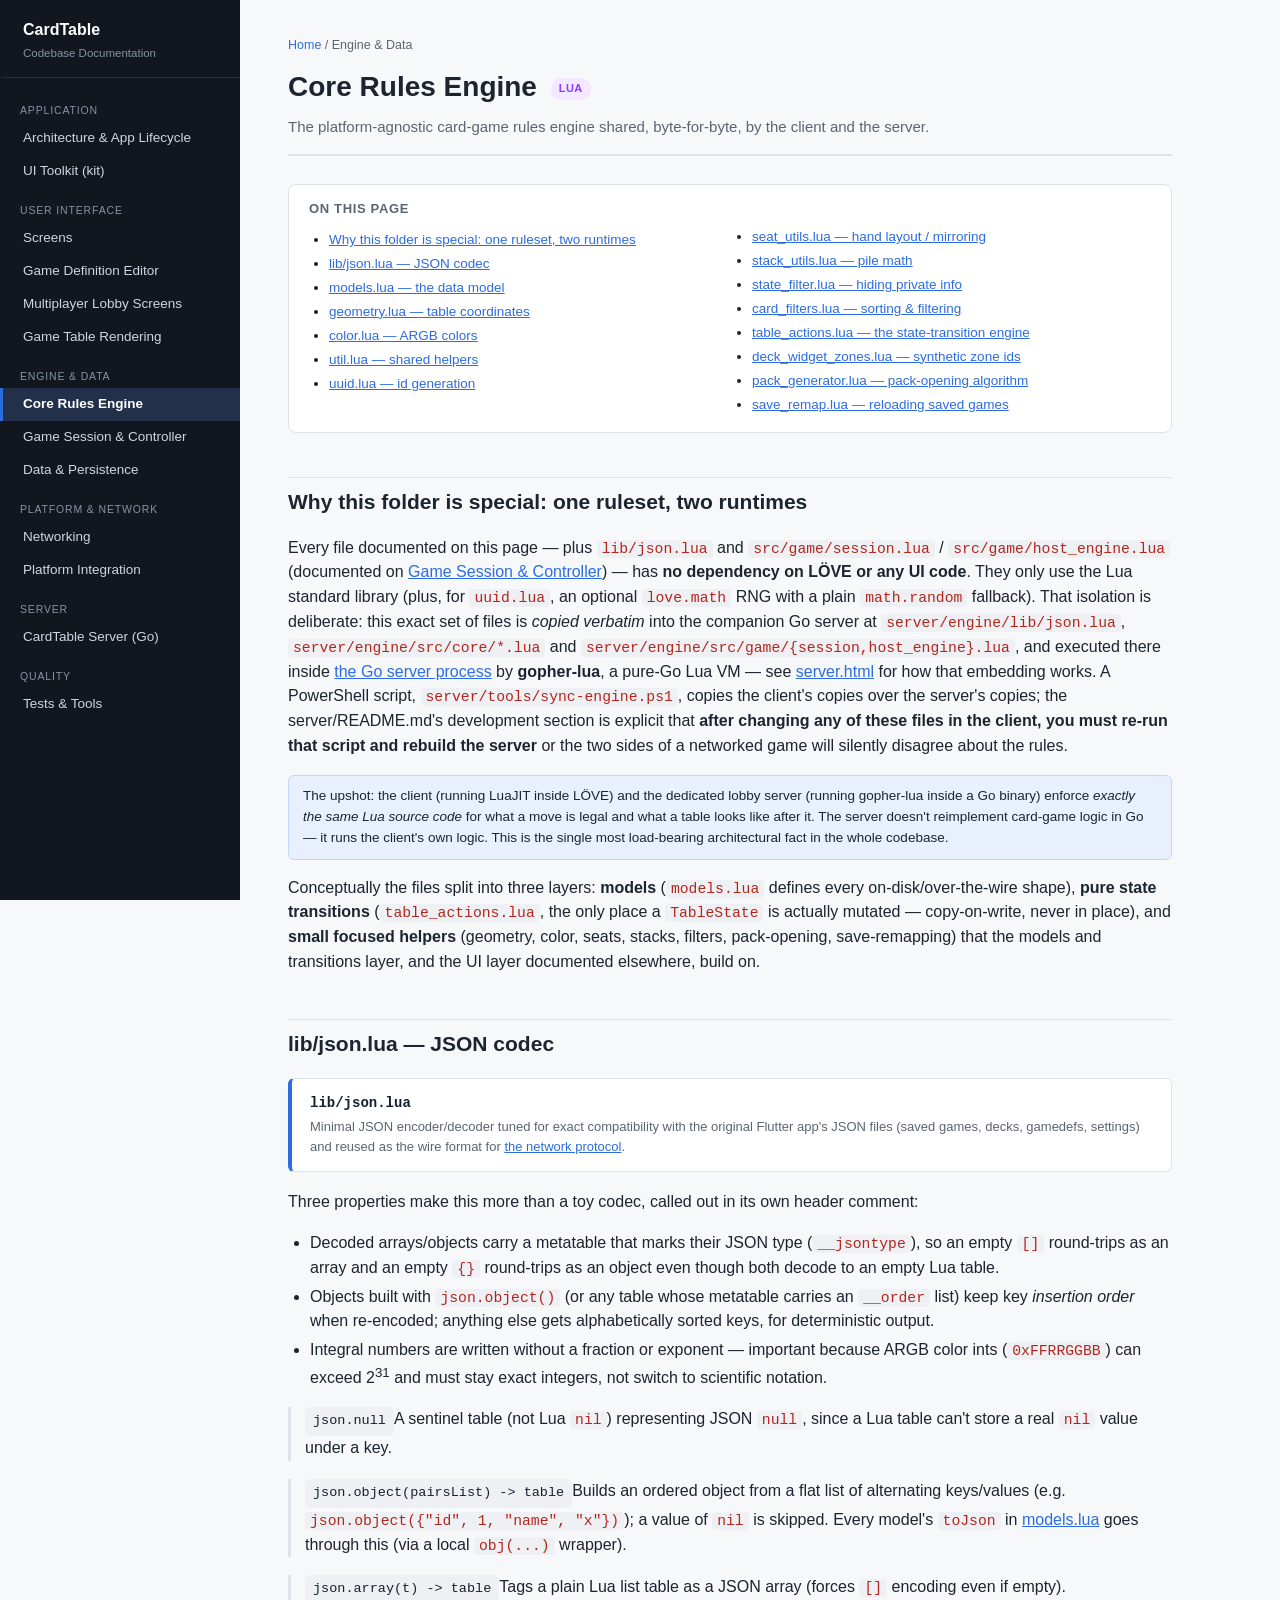
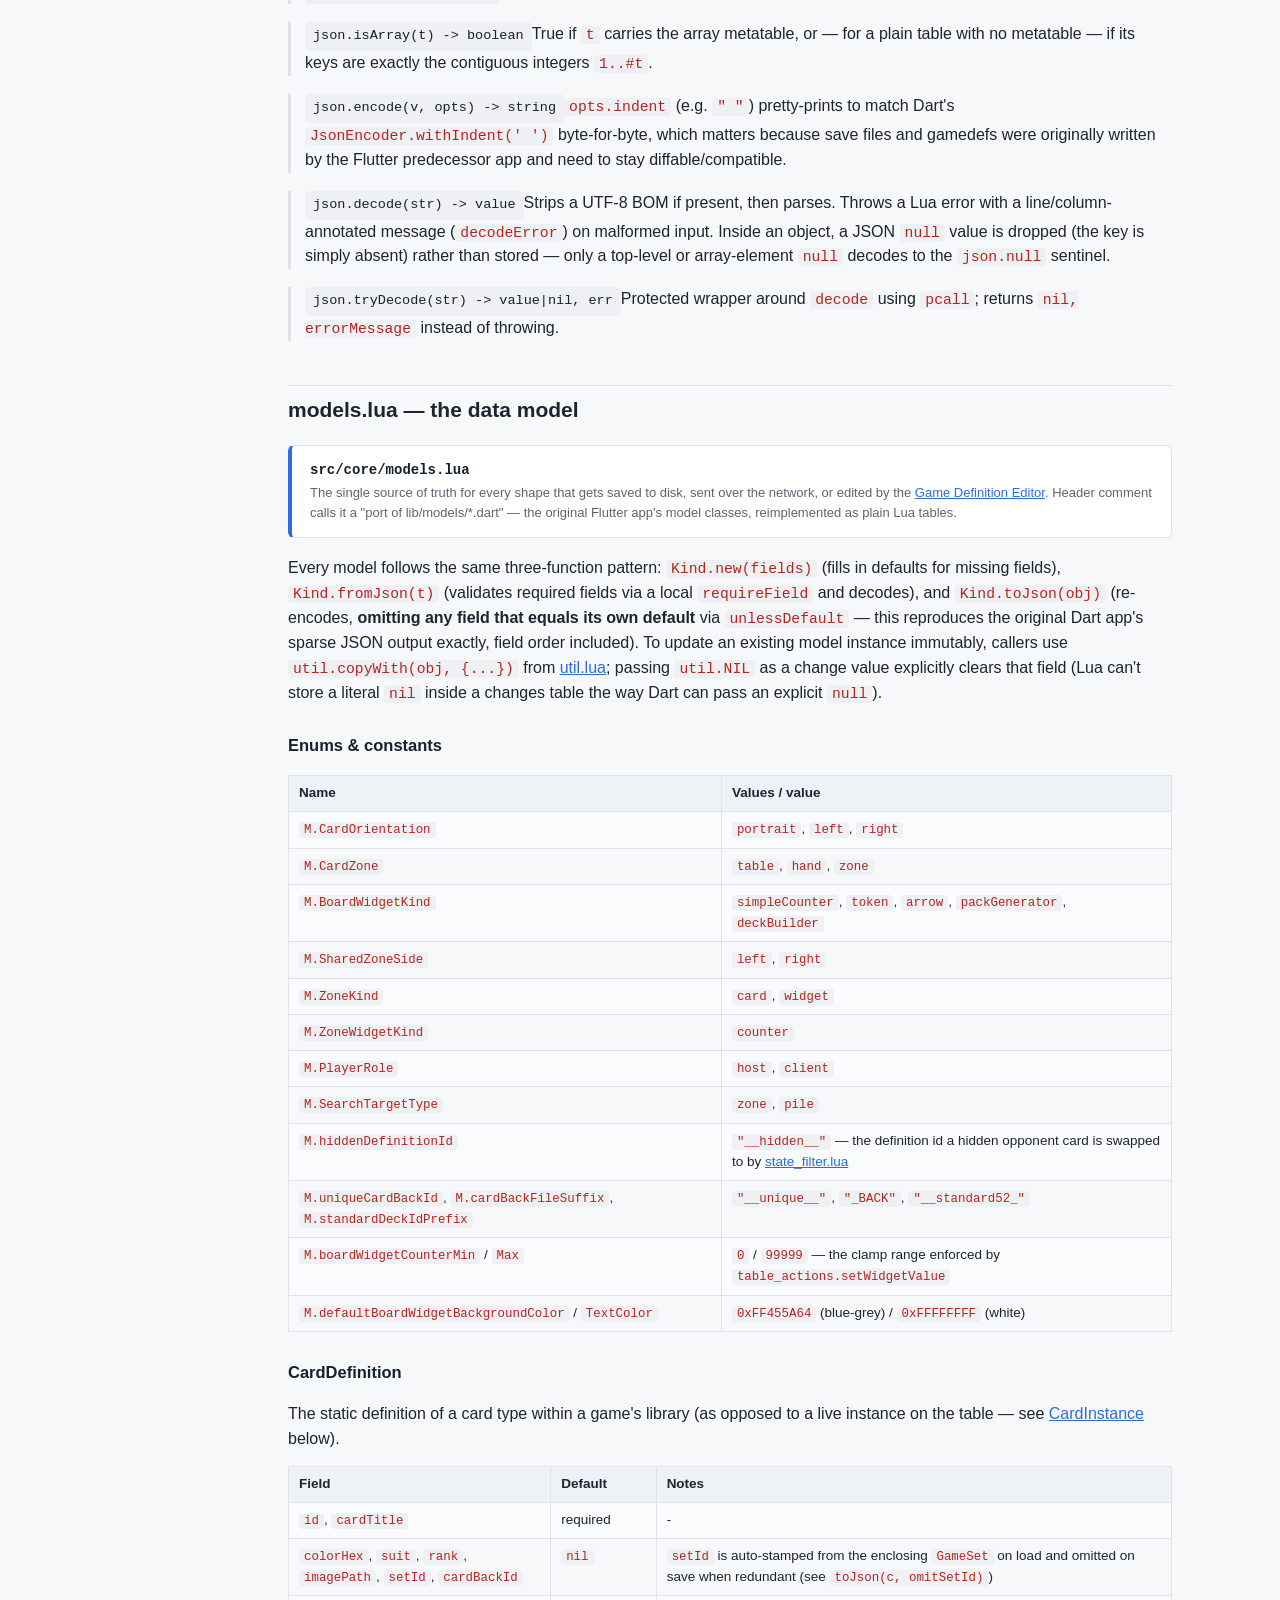
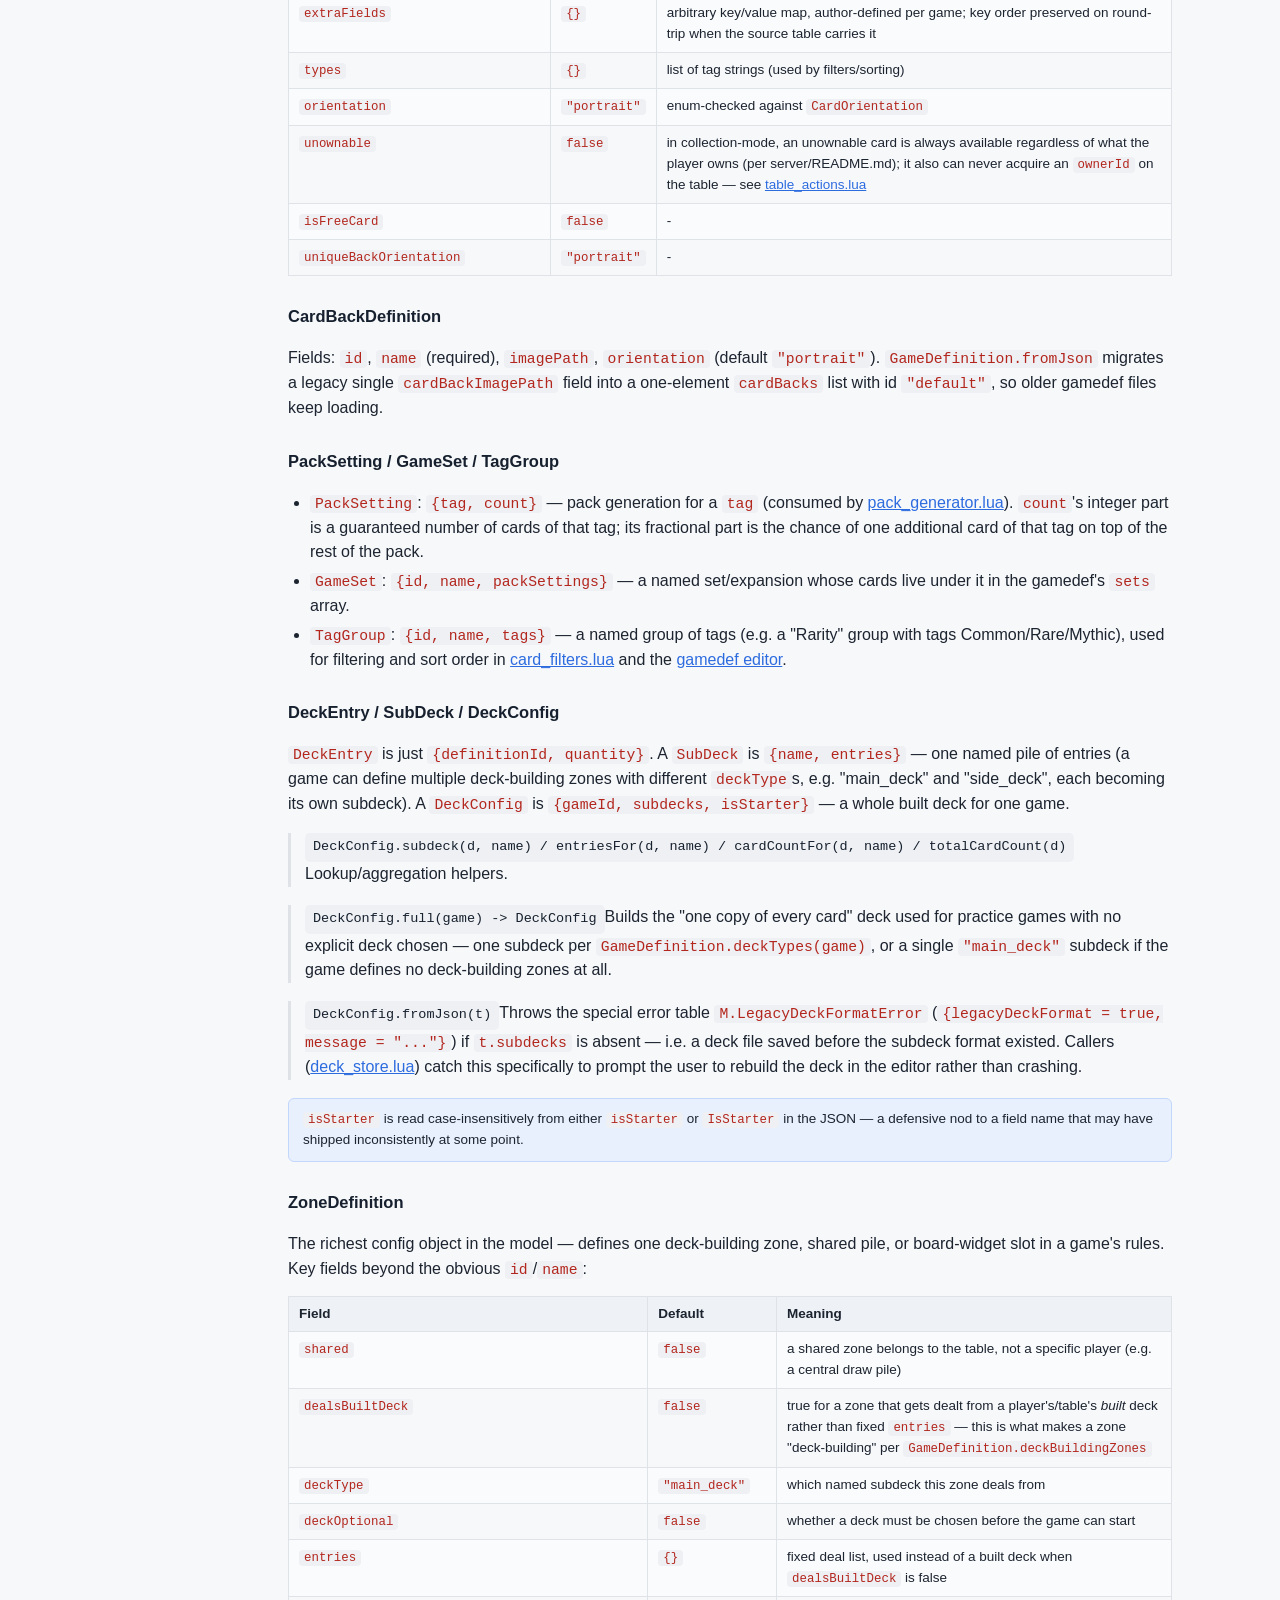
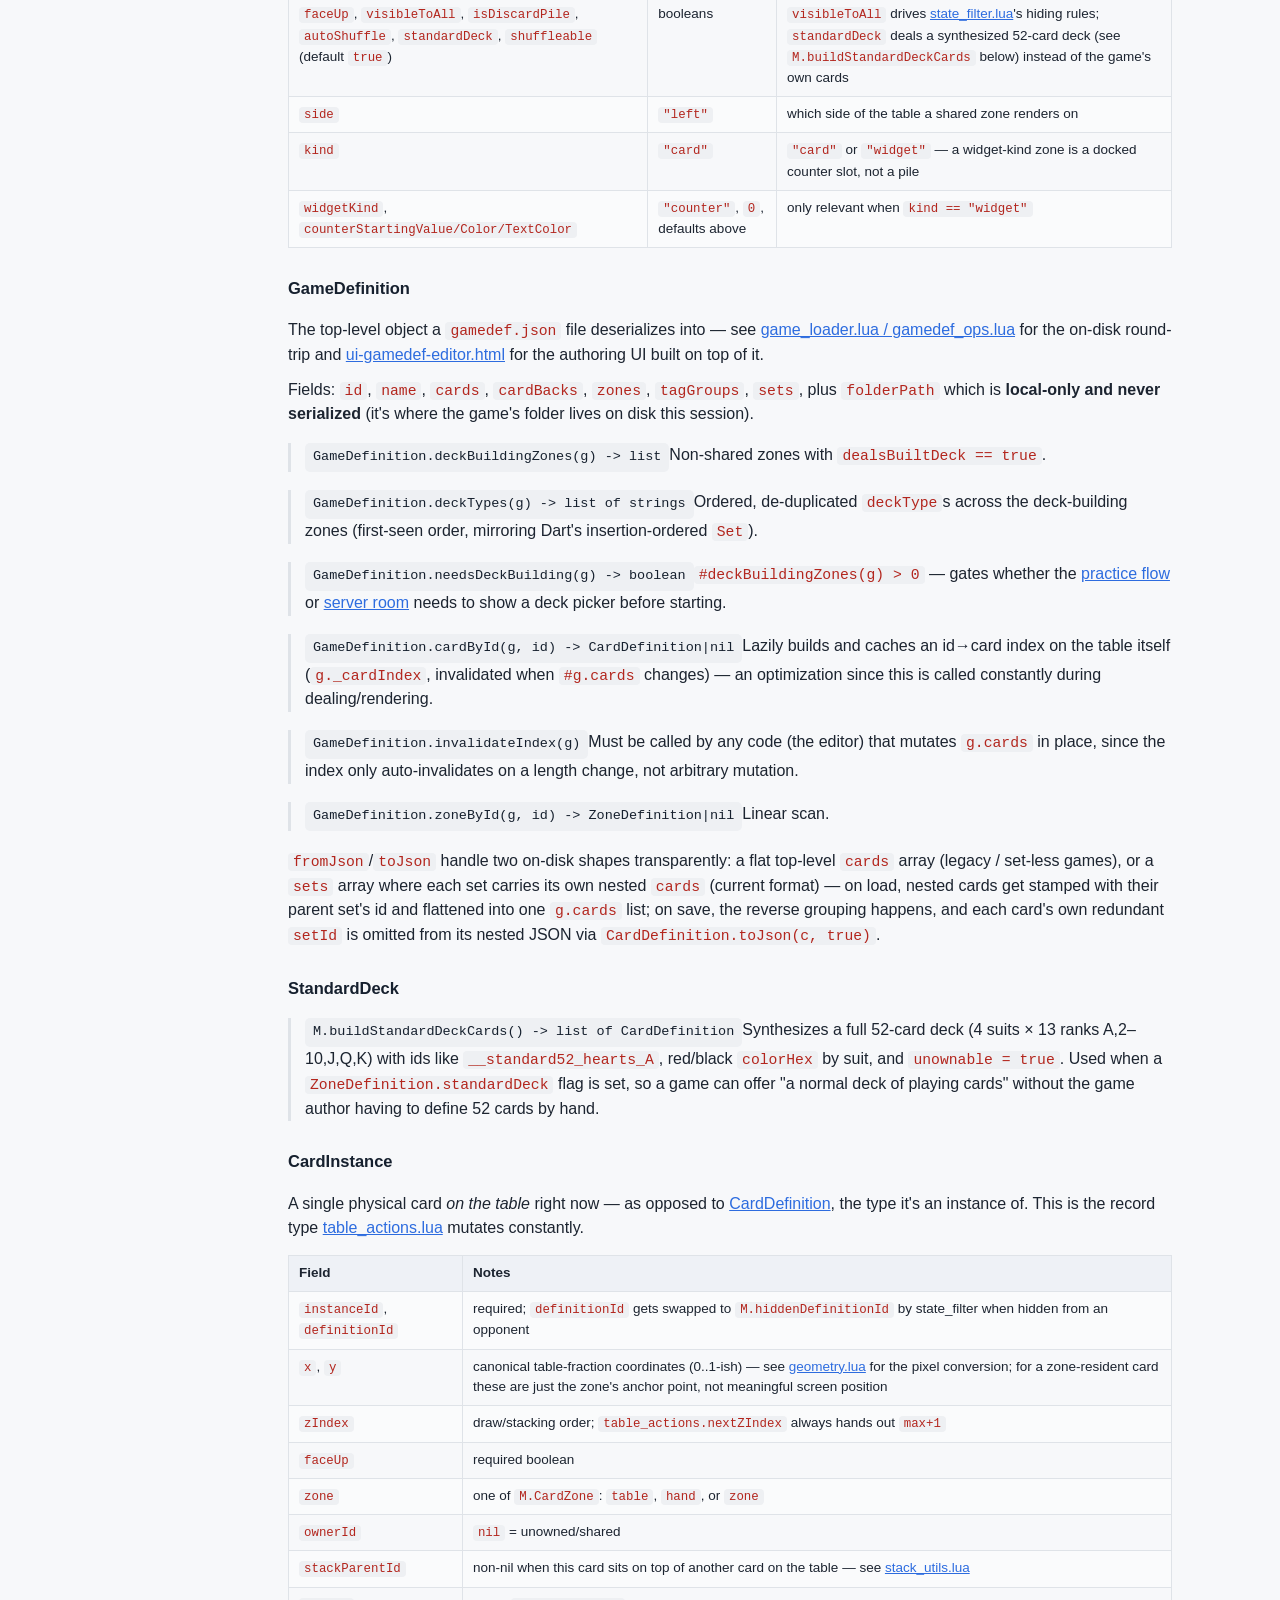
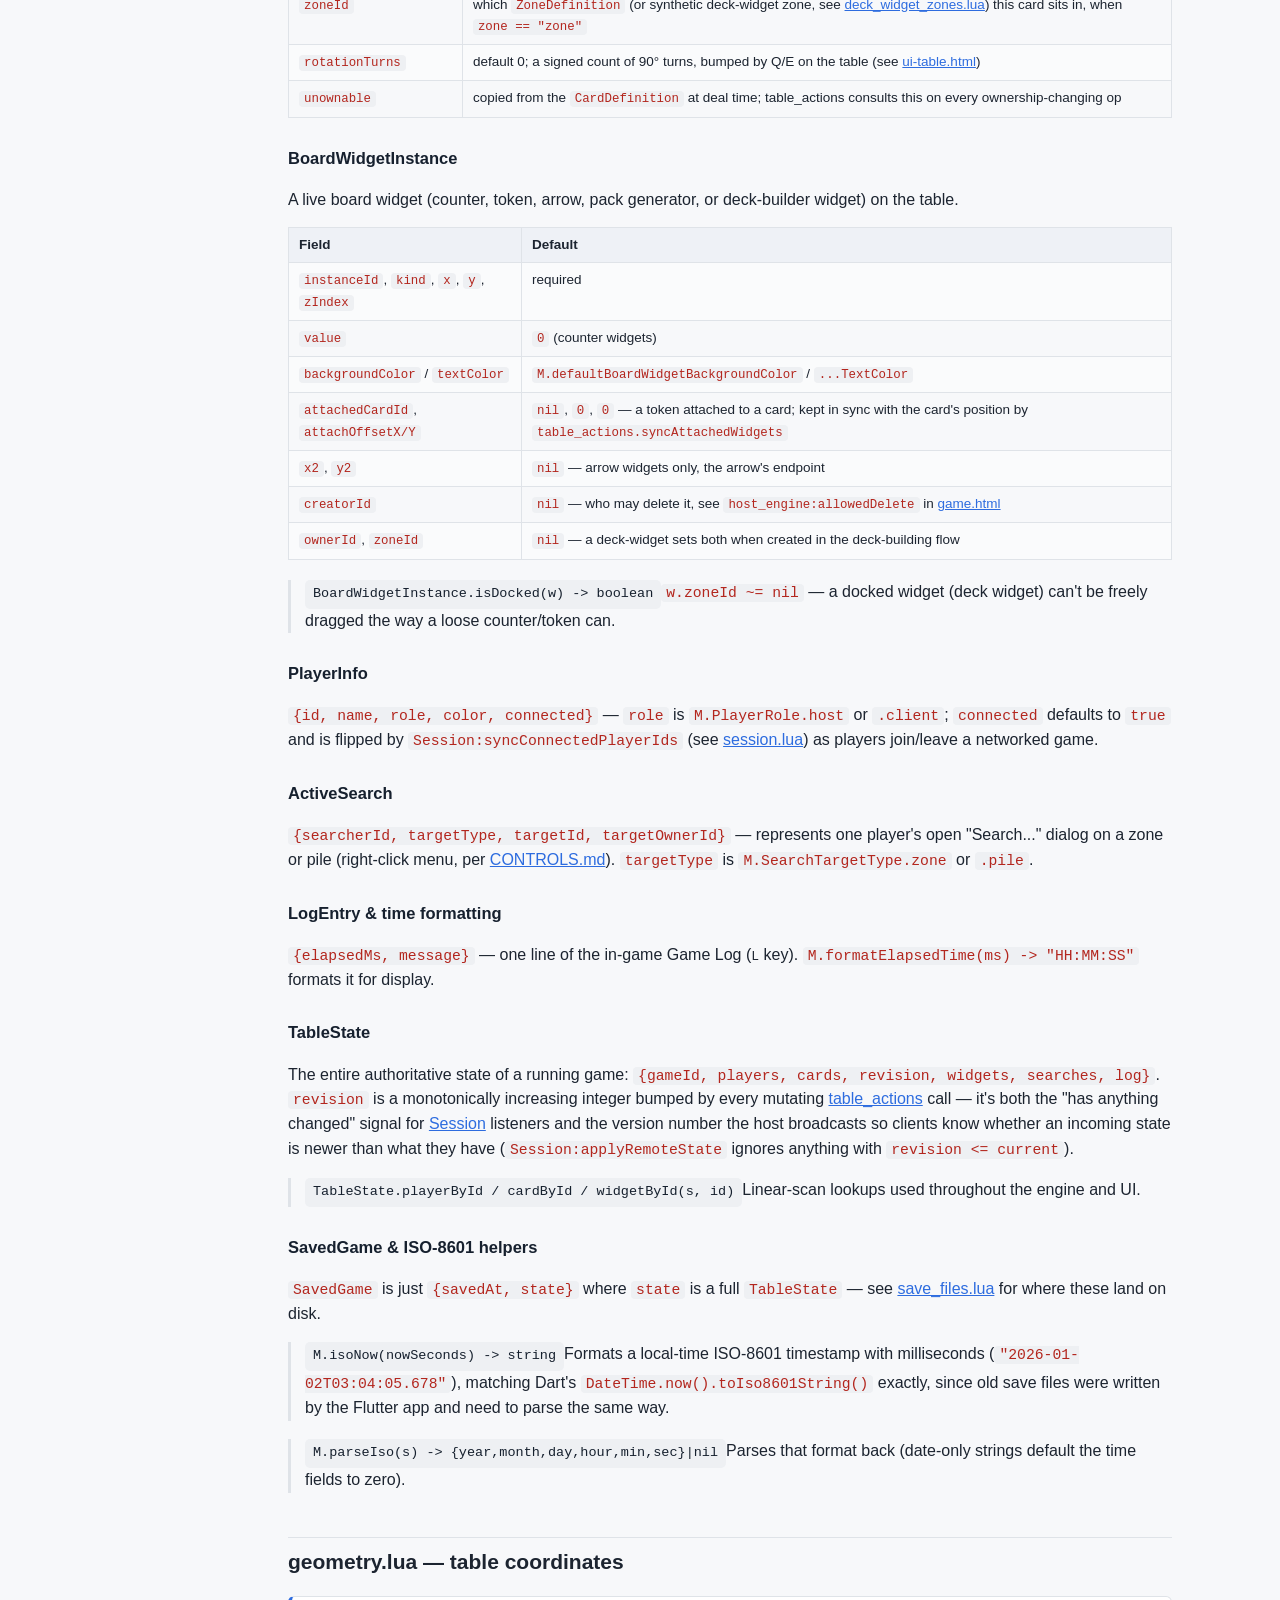
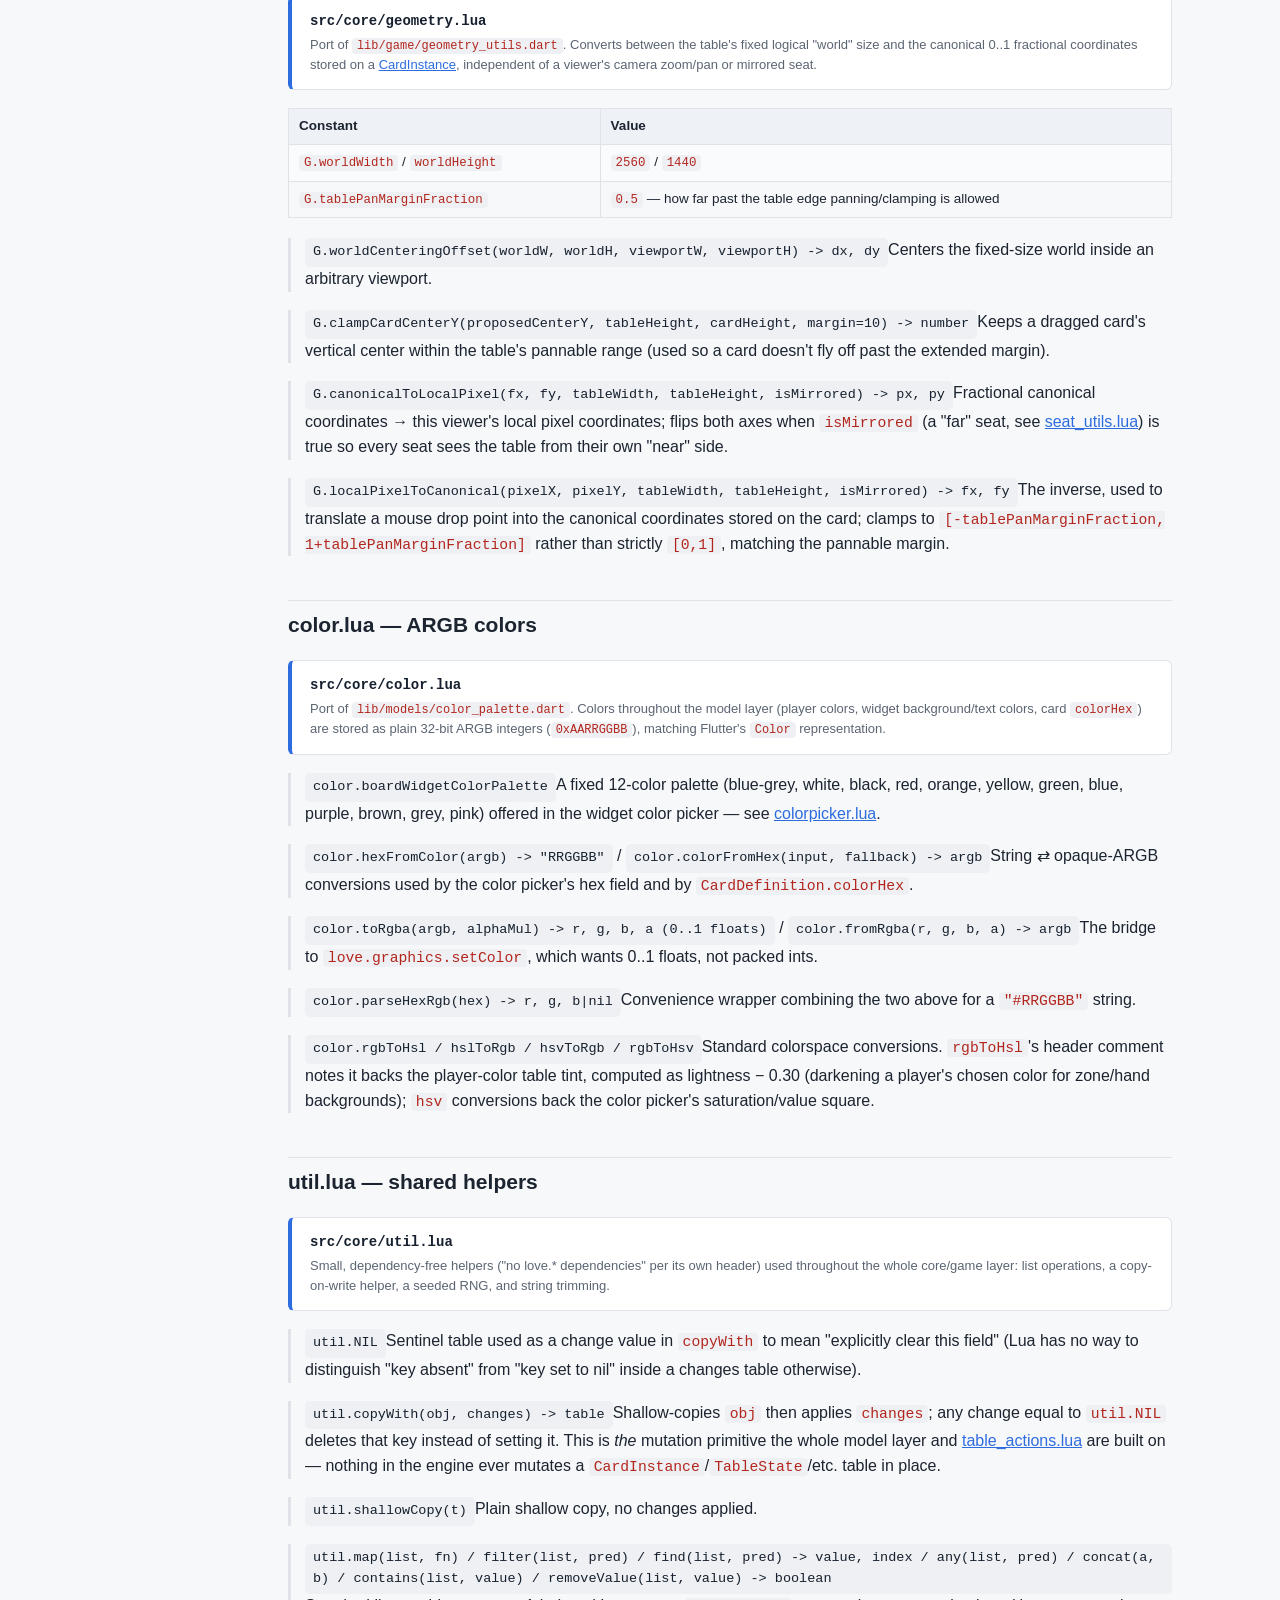
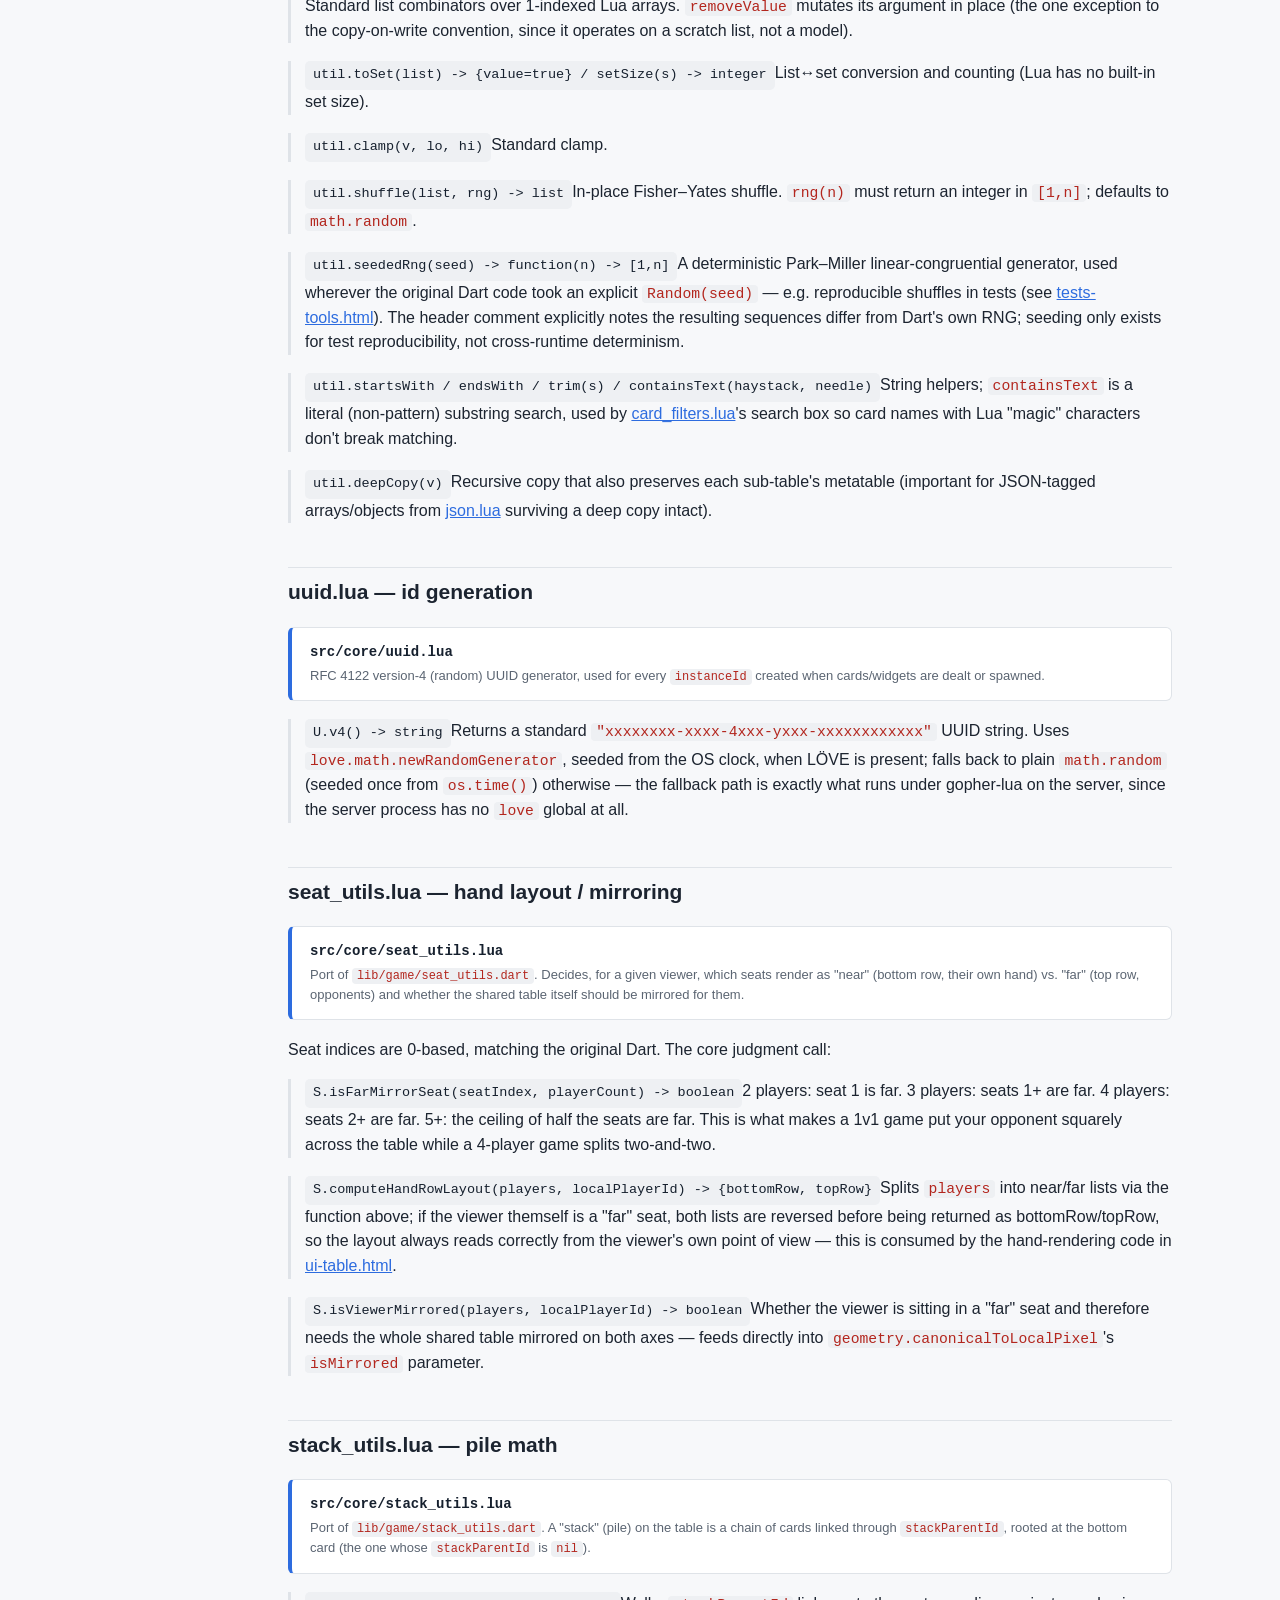
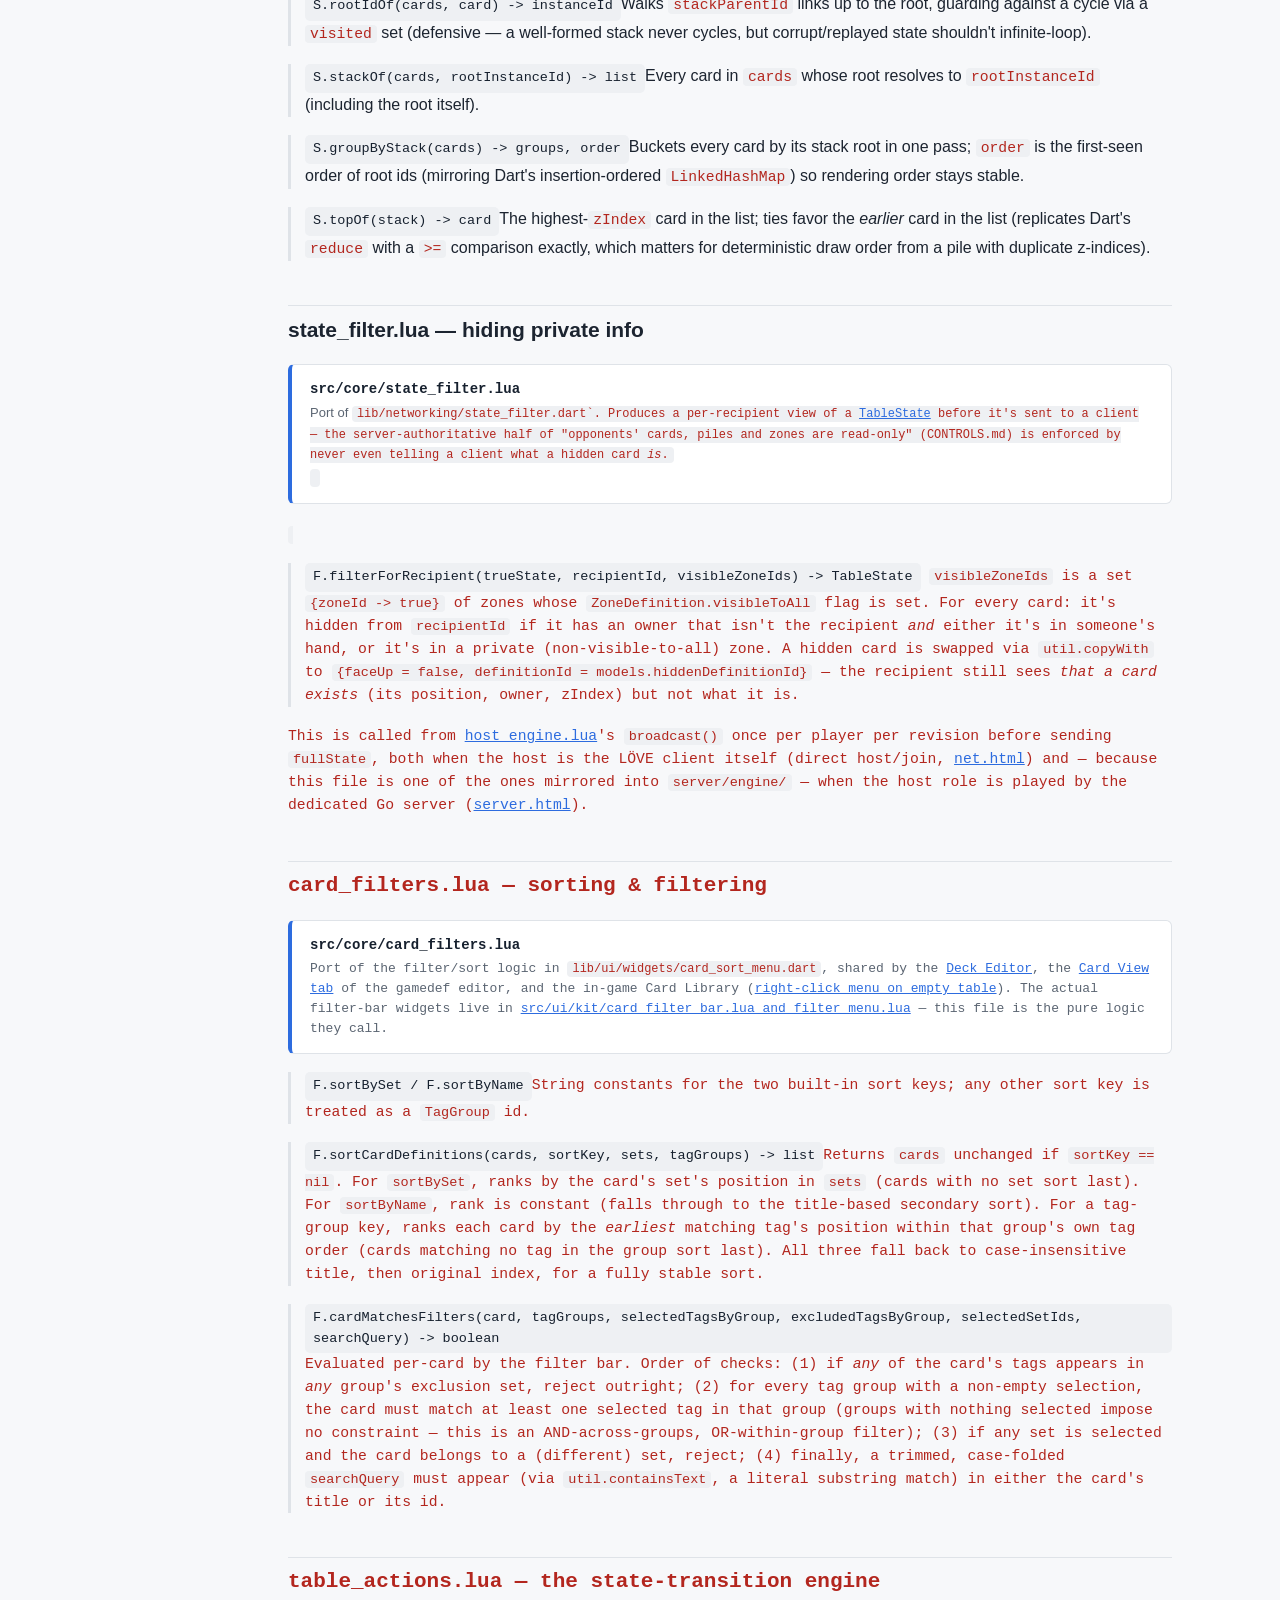
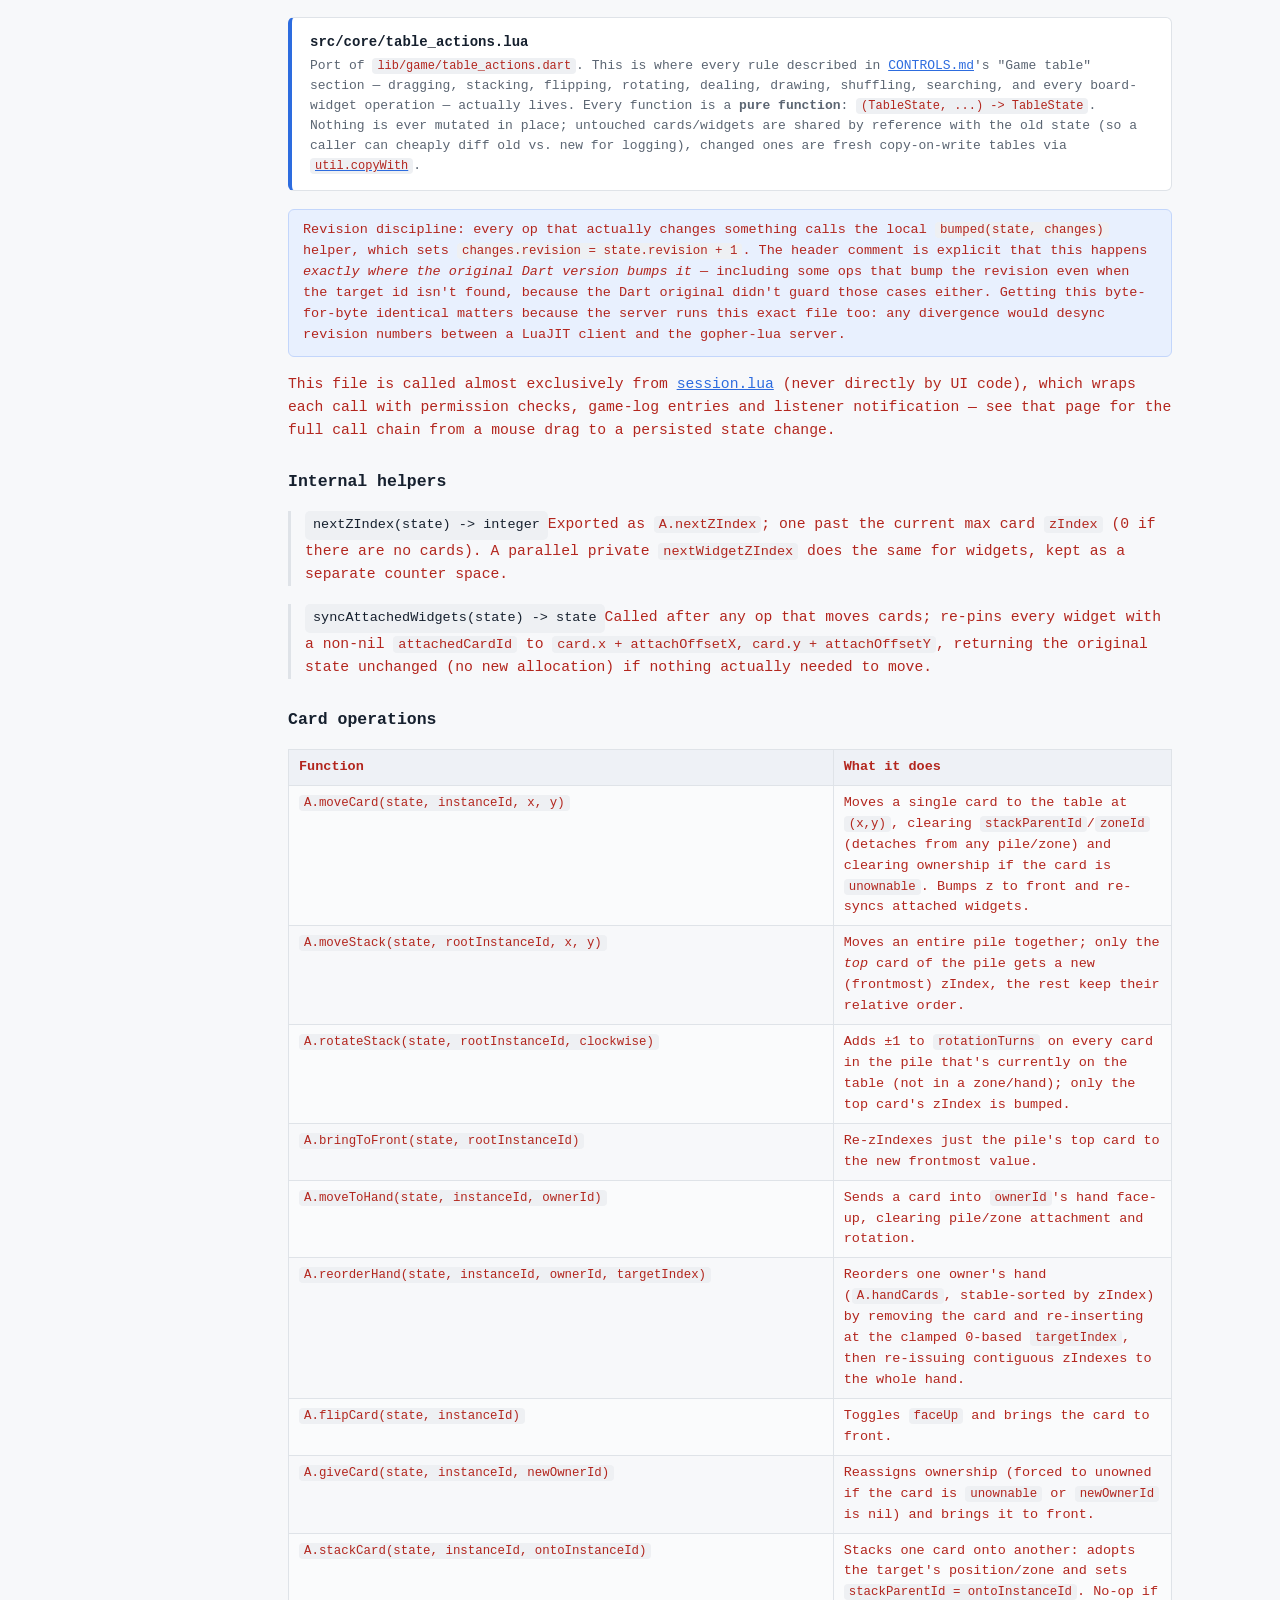
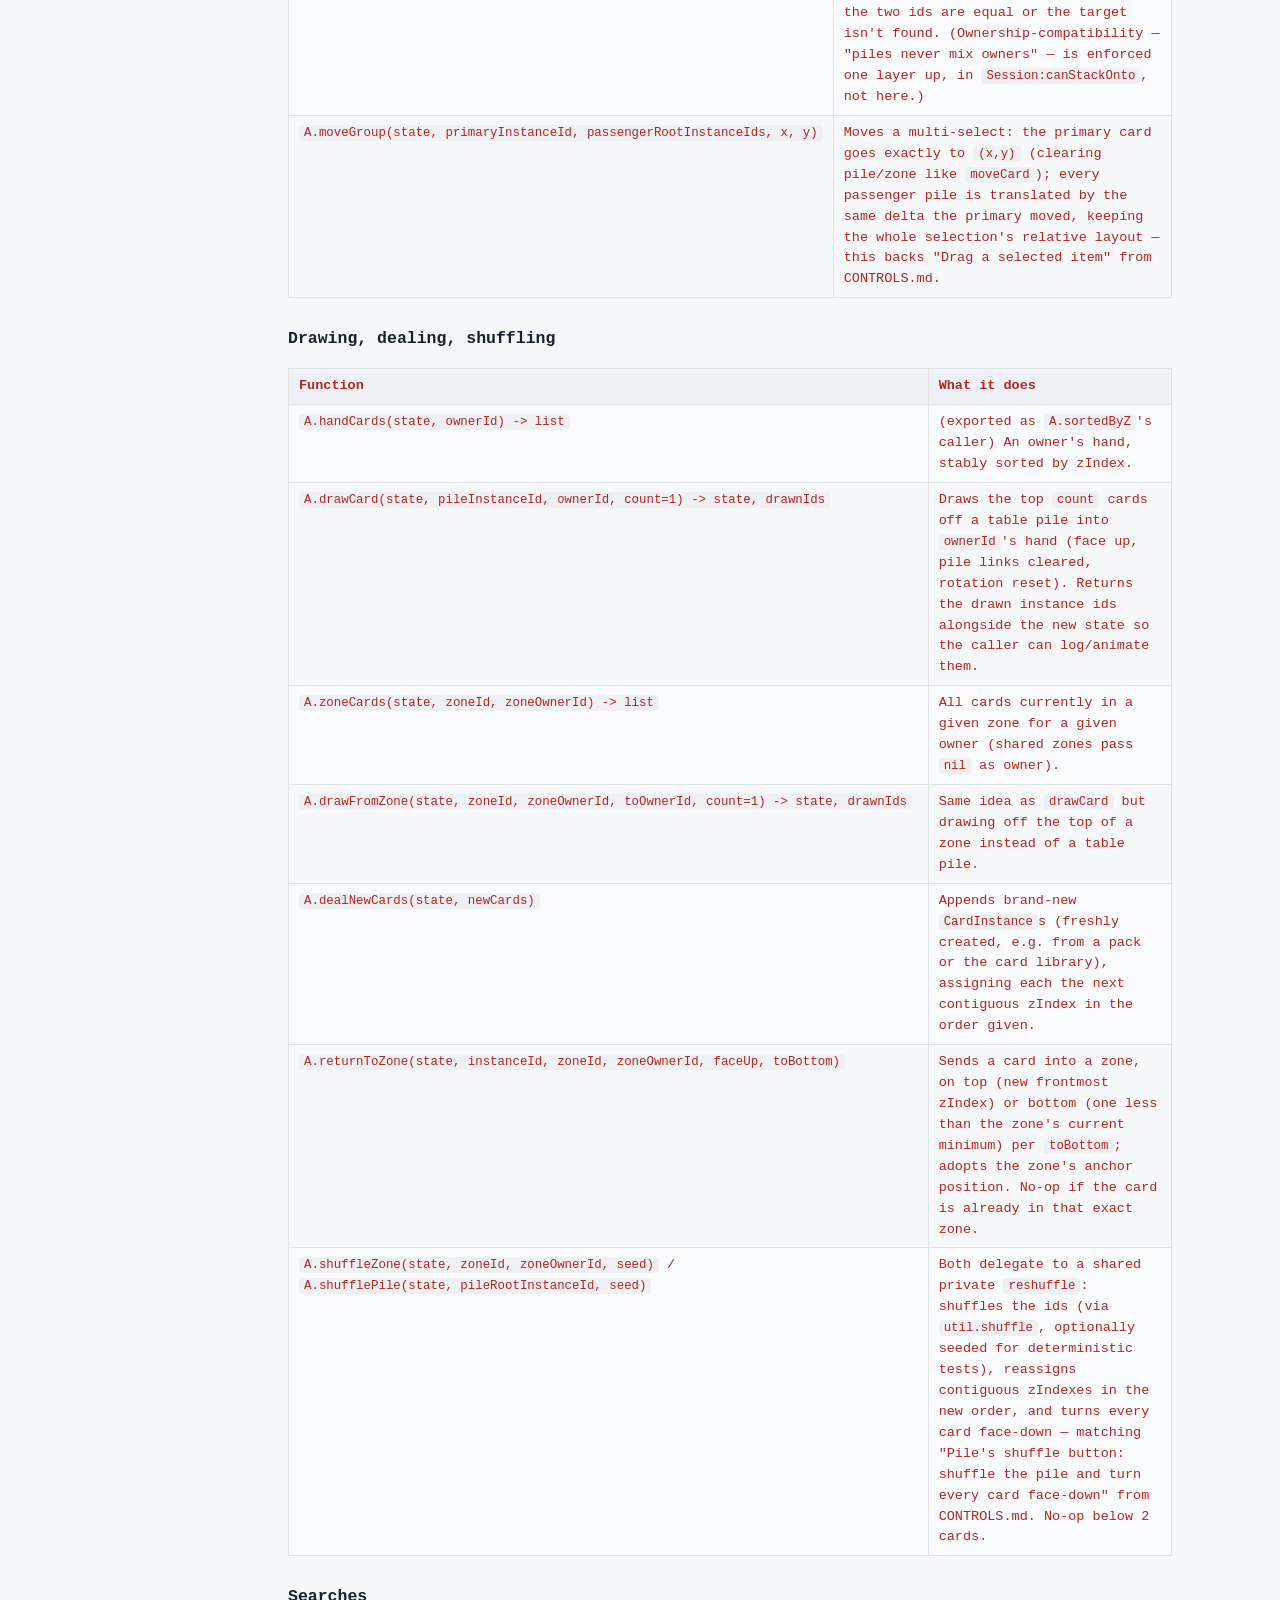
<file: docs/core.html>
<!doctype html>
<html lang="en">
<head>
<meta charset="utf-8">
<title>Core Rules Engine — CardTable Docs</title>
<link rel="stylesheet" href="assets/style.css">
</head>
<body>
<nav class="sidenav">
  <a class="brand" href="index.html">CardTable<small>Codebase Documentation</small></a>
  <div class="group-label">Application</div>
  <a href="architecture.html">Architecture &amp; App Lifecycle</a>
  <a href="ui-framework.html">UI Toolkit (kit)</a>
  <div class="group-label">User Interface</div>
  <a href="ui-screens.html">Screens</a>
  <a href="ui-gamedef-editor.html">Game Definition Editor</a>
  <a href="ui-server-screens.html">Multiplayer Lobby Screens</a>
  <a href="ui-table.html">Game Table Rendering</a>
  <div class="group-label">Engine &amp; Data</div>
  <a href="core.html" class="current">Core Rules Engine</a>
  <a href="game.html">Game Session &amp; Controller</a>
  <a href="data.html">Data &amp; Persistence</a>
  <div class="group-label">Platform &amp; Network</div>
  <a href="net.html">Networking</a>
  <a href="platform.html">Platform Integration</a>
  <div class="group-label">Server</div>
  <a href="server.html">CardTable Server (Go)</a>
  <div class="group-label">Quality</div>
  <a href="tests-tools.html">Tests &amp; Tools</a>
</nav>
<main class="page">
  <header class="page-head">
    <div class="crumb"><a href="index.html">Home</a> / Engine &amp; Data</div>
    <h1>Core Rules Engine <span class="badge lua">Lua</span></h1>
    <div class="subtitle">The platform-agnostic card-game rules engine shared, byte-for-byte, by the client and the server.</div>
  </header>

  <div class="toc">
    <div class="toc-title">On this page</div>
    <ul>
      <li><a href="#shared-engine">Why this folder is special: one ruleset, two runtimes</a></li>
      <li><a href="#json-lua">lib/json.lua — JSON codec</a></li>
      <li><a href="#models-lua">models.lua — the data model</a></li>
      <li><a href="#geometry-lua">geometry.lua — table coordinates</a></li>
      <li><a href="#color-lua">color.lua — ARGB colors</a></li>
      <li><a href="#util-lua">util.lua — shared helpers</a></li>
      <li><a href="#uuid-lua">uuid.lua — id generation</a></li>
      <li><a href="#seat-utils-lua">seat_utils.lua — hand layout / mirroring</a></li>
      <li><a href="#stack-utils-lua">stack_utils.lua — pile math</a></li>
      <li><a href="#state-filter-lua">state_filter.lua — hiding private info</a></li>
      <li><a href="#card-filters-lua">card_filters.lua — sorting &amp; filtering</a></li>
      <li><a href="#table-actions-lua">table_actions.lua — the state-transition engine</a></li>
      <li><a href="#deck-widget-zones-lua">deck_widget_zones.lua — synthetic zone ids</a></li>
      <li><a href="#pack-generator-lua">pack_generator.lua — pack-opening algorithm</a></li>
      <li><a href="#save-remap-lua">save_remap.lua — reloading saved games</a></li>
    </ul>
  </div>

  <h2 id="shared-engine">Why this folder is special: one ruleset, two runtimes</h2>
  <p>
    Every file documented on this page — plus <code>lib/json.lua</code> and <code>src/game/session.lua</code> /
    <code>src/game/host_engine.lua</code> (documented on <a href="game.html">Game Session &amp; Controller</a>) —
    has <strong>no dependency on LÖVE or any UI code</strong>. They only use the Lua standard library (plus,
    for <code>uuid.lua</code>, an optional <code>love.math</code> RNG with a plain <code>math.random</code>
    fallback). That isolation is deliberate: this exact set of files is <em>copied verbatim</em> into the
    companion Go server at <code>server/engine/lib/json.lua</code>, <code>server/engine/src/core/*.lua</code> and
    <code>server/engine/src/game/{session,host_engine}.lua</code>, and executed there inside
    <a href="server.html#why-go-embeds-a-lua-engine">the Go server process</a> by <strong>gopher-lua</strong>, a pure-Go Lua VM — see
    <a href="server.html#why-go-embeds-a-lua-engine">server.html</a> for how that embedding works. A PowerShell
    script, <code>server/tools/sync-engine.ps1</code>, copies the client's copies over the server's copies; the
    server/README.md's development section is explicit that <strong>after changing any of these files in the
    client, you must re-run that script and rebuild the server</strong> or the two sides of a networked game will
    silently disagree about the rules.
  </p>
  <div class="note">
    The upshot: the client (running LuaJIT inside LÖVE) and the dedicated lobby server (running gopher-lua inside
    a Go binary) enforce <em>exactly the same Lua source code</em> for what a move is legal and what a table
    looks like after it. The server doesn't reimplement card-game logic in Go — it runs the client's own logic.
    This is the single most load-bearing architectural fact in the whole codebase.
  </div>
  <p>
    Conceptually the files split into three layers: <strong>models</strong> (<code>models.lua</code> defines every
    on-disk/over-the-wire shape), <strong>pure state transitions</strong> (<code>table_actions.lua</code>, the only
    place a <code>TableState</code> is actually mutated — copy-on-write, never in place), and <strong>small
    focused helpers</strong> (geometry, color, seats, stacks, filters, pack-opening, save-remapping) that the
    models and transitions layer, and the UI layer documented elsewhere, build on.
  </p>

  <h2 id="json-lua">lib/json.lua — JSON codec</h2>
  <div class="filecard">
    <div class="path">lib/json.lua</div>
    <div class="role">Minimal JSON encoder/decoder tuned for exact compatibility with the original Flutter app's
      JSON files (saved games, decks, gamedefs, settings) and reused as the wire format for
      <a href="net.html">the network protocol</a>.</div>
  </div>
  <p>
    Three properties make this more than a toy codec, called out in its own header comment:
  </p>
  <ul>
    <li>Decoded arrays/objects carry a metatable that marks their JSON type (<code>__jsontype</code>), so an
      empty <code>[]</code> round-trips as an array and an empty <code>{}</code> round-trips as an object even
      though both decode to an empty Lua table.</li>
    <li>Objects built with <code>json.object()</code> (or any table whose metatable carries an <code>__order</code>
      list) keep key <em>insertion order</em> when re-encoded; anything else gets alphabetically sorted keys,
      for deterministic output.</li>
    <li>Integral numbers are written without a fraction or exponent — important because ARGB color ints
      (<code>0xFFRRGGBB</code>) can exceed 2<sup>31</sup> and must stay exact integers, not switch to scientific
      notation.</li>
  </ul>
  <div class="fn"><div class="sig">json.null</div>A sentinel table (not Lua <code>nil</code>) representing JSON
    <code>null</code>, since a Lua table can't store a real <code>nil</code> value under a key.</div>
  <div class="fn"><div class="sig">json.object(pairsList) -&gt; table</div>Builds an ordered object from a flat
    list of alternating keys/values (e.g. <code>json.object({"id", 1, "name", "x"})</code>); a value of
    <code>nil</code> is skipped. Every model's <code>toJson</code> in <a href="#models-lua">models.lua</a> goes
    through this (via a local <code>obj(...)</code> wrapper).</div>
  <div class="fn"><div class="sig">json.array(t) -&gt; table</div>Tags a plain Lua list table as a JSON array
    (forces <code>[]</code> encoding even if empty).</div>
  <div class="fn"><div class="sig">json.isArray(t) -&gt; boolean</div>True if <code>t</code> carries the array
    metatable, or — for a plain table with no metatable — if its keys are exactly the contiguous integers
    <code>1..#t</code>.</div>
  <div class="fn"><div class="sig">json.encode(v, opts) -&gt; string</div><code>opts.indent</code> (e.g.
    <code>"  "</code>) pretty-prints to match Dart's <code>JsonEncoder.withIndent('  ')</code> byte-for-byte, which
    matters because save files and gamedefs were originally written by the Flutter predecessor app and need to
    stay diffable/compatible.</div>
  <div class="fn"><div class="sig">json.decode(str) -&gt; value</div>Strips a UTF-8 BOM if present, then parses.
    Throws a Lua error with a line/column-annotated message (<code>decodeError</code>) on malformed input. Inside
    an object, a JSON <code>null</code> value is dropped (the key is simply absent) rather than stored — only a
    top-level or array-element <code>null</code> decodes to the <code>json.null</code> sentinel.</div>
  <div class="fn"><div class="sig">json.tryDecode(str) -&gt; value|nil, err</div>Protected wrapper around
    <code>decode</code> using <code>pcall</code>; returns <code>nil, errorMessage</code> instead of throwing.</div>

  <h2 id="models-lua">models.lua — the data model</h2>
  <div class="filecard">
    <div class="path">src/core/models.lua</div>
    <div class="role">The single source of truth for every shape that gets saved to disk, sent over the
      network, or edited by the <a href="ui-gamedef-editor.html">Game Definition Editor</a>. Header comment calls
      it a "port of lib/models/*.dart" — the original Flutter app's model classes, reimplemented as plain Lua
      tables.</div>
  </div>
  <p>
    Every model follows the same three-function pattern: <code>Kind.new(fields)</code> (fills in defaults for
    missing fields), <code>Kind.fromJson(t)</code> (validates required fields via a local
    <code>requireField</code> and decodes), and <code>Kind.toJson(obj)</code> (re-encodes, <strong>omitting any
    field that equals its own default</strong> via <code>unlessDefault</code> — this reproduces the original
    Dart app's sparse JSON output exactly, field order included). To update an existing model instance immutably,
    callers use <code>util.copyWith(obj, {...})</code> from <a href="#util-lua">util.lua</a>; passing
    <code>util.NIL</code> as a change value explicitly clears that field (Lua can't store a literal
    <code>nil</code> inside a changes table the way Dart can pass an explicit <code>null</code>).
  </p>

  <h3 id="models-constants">Enums &amp; constants</h3>
  <table>
    <tr><th>Name</th><th>Values / value</th></tr>
    <tr><td><code>M.CardOrientation</code></td><td><code>portrait</code>, <code>left</code>, <code>right</code></td></tr>
    <tr><td><code>M.CardZone</code></td><td><code>table</code>, <code>hand</code>, <code>zone</code></td></tr>
    <tr><td><code>M.BoardWidgetKind</code></td><td><code>simpleCounter</code>, <code>token</code>, <code>arrow</code>, <code>packGenerator</code>, <code>deckBuilder</code></td></tr>
    <tr><td><code>M.SharedZoneSide</code></td><td><code>left</code>, <code>right</code></td></tr>
    <tr><td><code>M.ZoneKind</code></td><td><code>card</code>, <code>widget</code></td></tr>
    <tr><td><code>M.ZoneWidgetKind</code></td><td><code>counter</code></td></tr>
    <tr><td><code>M.PlayerRole</code></td><td><code>host</code>, <code>client</code></td></tr>
    <tr><td><code>M.SearchTargetType</code></td><td><code>zone</code>, <code>pile</code></td></tr>
    <tr><td><code>M.hiddenDefinitionId</code></td><td><code>"__hidden__"</code> — the definition id a hidden opponent card is swapped to by <a href="#state-filter-lua">state_filter.lua</a></td></tr>
    <tr><td><code>M.uniqueCardBackId</code>, <code>M.cardBackFileSuffix</code>, <code>M.standardDeckIdPrefix</code></td><td><code>"__unique__"</code>, <code>"_BACK"</code>, <code>"__standard52_"</code></td></tr>
    <tr><td><code>M.boardWidgetCounterMin</code> / <code>Max</code></td><td><code>0</code> / <code>99999</code> — the clamp range enforced by <code>table_actions.setWidgetValue</code></td></tr>
    <tr><td><code>M.defaultBoardWidgetBackgroundColor</code> / <code>TextColor</code></td><td><code>0xFF455A64</code> (blue-grey) / <code>0xFFFFFFFF</code> (white)</td></tr>
  </table>

  <h3 id="models-carddefinition">CardDefinition</h3>
  <p>The static definition of a card type within a game's library (as opposed to a live instance on the table — see <a href="#models-cardinstance">CardInstance</a> below).</p>
  <table>
    <tr><th>Field</th><th>Default</th><th>Notes</th></tr>
    <tr><td><code>id</code>, <code>cardTitle</code></td><td>required</td><td>-</td></tr>
    <tr><td><code>colorHex</code>, <code>suit</code>, <code>rank</code>, <code>imagePath</code>, <code>setId</code>, <code>cardBackId</code></td><td><code>nil</code></td><td><code>setId</code> is auto-stamped from the enclosing <code>GameSet</code> on load and omitted on save when redundant (see <code>toJson(c, omitSetId)</code>)</td></tr>
    <tr><td><code>extraFields</code></td><td><code>{}</code></td><td>arbitrary key/value map, author-defined per game; key order preserved on round-trip when the source table carries it</td></tr>
    <tr><td><code>types</code></td><td><code>{}</code></td><td>list of tag strings (used by filters/sorting)</td></tr>
    <tr><td><code>orientation</code></td><td><code>"portrait"</code></td><td>enum-checked against <code>CardOrientation</code></td></tr>
    <tr><td><code>unownable</code></td><td><code>false</code></td><td>in collection-mode, an unownable card is always available regardless of what the player owns (per server/README.md); it also can never acquire an <code>ownerId</code> on the table — see <a href="#table-actions-lua">table_actions.lua</a></td></tr>
    <tr><td><code>isFreeCard</code></td><td><code>false</code></td><td>-</td></tr>
    <tr><td><code>uniqueBackOrientation</code></td><td><code>"portrait"</code></td><td>-</td></tr>
  </table>

  <h3 id="models-cardback">CardBackDefinition</h3>
  <p>Fields: <code>id</code>, <code>name</code> (required), <code>imagePath</code>, <code>orientation</code> (default <code>"portrait"</code>). <code>GameDefinition.fromJson</code> migrates a legacy single <code>cardBackImagePath</code> field into a one-element <code>cardBacks</code> list with id <code>"default"</code>, so older gamedef files keep loading.</p>

  <h3 id="models-pack-set-tag">PackSetting / GameSet / TagGroup</h3>
  <ul>
    <li><code>PackSetting</code>: <code>{tag, count}</code> — pack generation for a <code>tag</code> (consumed by <a href="#pack-generator-lua">pack_generator.lua</a>). <code>count</code>'s integer part is a guaranteed number of cards of that tag; its fractional part is the chance of one additional card of that tag on top of the rest of the pack.</li>
    <li><code>GameSet</code>: <code>{id, name, packSettings}</code> — a named set/expansion whose cards live under it in the gamedef's <code>sets</code> array.</li>
    <li><code>TagGroup</code>: <code>{id, name, tags}</code> — a named group of tags (e.g. a "Rarity" group with tags Common/Rare/Mythic), used for filtering and sort order in <a href="#card-filters-lua">card_filters.lua</a> and the <a href="ui-gamedef-editor.html">gamedef editor</a>.</li>
  </ul>

  <h3 id="models-deck">DeckEntry / SubDeck / DeckConfig</h3>
  <p><code>DeckEntry</code> is just <code>{definitionId, quantity}</code>. A <code>SubDeck</code> is <code>{name, entries}</code> — one named pile of entries (a game can define multiple deck-building zones with different <code>deckType</code>s, e.g. "main_deck" and "side_deck", each becoming its own subdeck). A <code>DeckConfig</code> is <code>{gameId, subdecks, isStarter}</code> — a whole built deck for one game.</p>
  <div class="fn"><div class="sig">DeckConfig.subdeck(d, name) / entriesFor(d, name) / cardCountFor(d, name) / totalCardCount(d)</div>Lookup/aggregation helpers.</div>
  <div class="fn"><div class="sig">DeckConfig.full(game) -&gt; DeckConfig</div>Builds the "one copy of every card" deck used for practice games with no explicit deck chosen — one subdeck per <code>GameDefinition.deckTypes(game)</code>, or a single <code>"main_deck"</code> subdeck if the game defines no deck-building zones at all.</div>
  <div class="fn"><div class="sig">DeckConfig.fromJson(t)</div>Throws the special error table <code>M.LegacyDeckFormatError</code> (<code>{legacyDeckFormat = true, message = "..."}</code>) if <code>t.subdecks</code> is absent — i.e. a deck file saved before the subdeck format existed. Callers (<a href="data.html">deck_store.lua</a>) catch this specifically to prompt the user to rebuild the deck in the editor rather than crashing.</div>
  <div class="note"><code>isStarter</code> is read case-insensitively from either <code>isStarter</code> or <code>IsStarter</code> in the JSON — a defensive nod to a field name that may have shipped inconsistently at some point.</div>

  <h3 id="models-zone">ZoneDefinition</h3>
  <p>The richest config object in the model — defines one deck-building zone, shared pile, or board-widget slot in a game's rules. Key fields beyond the obvious <code>id</code>/<code>name</code>:</p>
  <table>
    <tr><th>Field</th><th>Default</th><th>Meaning</th></tr>
    <tr><td><code>shared</code></td><td><code>false</code></td><td>a shared zone belongs to the table, not a specific player (e.g. a central draw pile)</td></tr>
    <tr><td><code>dealsBuiltDeck</code></td><td><code>false</code></td><td>true for a zone that gets dealt from a player's/table's <em>built</em> deck rather than fixed <code>entries</code> — this is what makes a zone "deck-building" per <code>GameDefinition.deckBuildingZones</code></td></tr>
    <tr><td><code>deckType</code></td><td><code>"main_deck"</code></td><td>which named subdeck this zone deals from</td></tr>
    <tr><td><code>deckOptional</code></td><td><code>false</code></td><td>whether a deck must be chosen before the game can start</td></tr>
    <tr><td><code>entries</code></td><td><code>{}</code></td><td>fixed deal list, used instead of a built deck when <code>dealsBuiltDeck</code> is false</td></tr>
    <tr><td><code>faceUp</code>, <code>visibleToAll</code>, <code>isDiscardPile</code>, <code>autoShuffle</code>, <code>standardDeck</code>, <code>shuffleable</code> (default <code>true</code>)</td><td>booleans</td><td><code>visibleToAll</code> drives <a href="#state-filter-lua">state_filter.lua</a>'s hiding rules; <code>standardDeck</code> deals a synthesized 52-card deck (see <code>M.buildStandardDeckCards</code> below) instead of the game's own cards</td></tr>
    <tr><td><code>side</code></td><td><code>"left"</code></td><td>which side of the table a shared zone renders on</td></tr>
    <tr><td><code>kind</code></td><td><code>"card"</code></td><td><code>"card"</code> or <code>"widget"</code> — a widget-kind zone is a docked counter slot, not a pile</td></tr>
    <tr><td><code>widgetKind</code>, <code>counterStartingValue/Color/TextColor</code></td><td><code>"counter"</code>, <code>0</code>, defaults above</td><td>only relevant when <code>kind == "widget"</code></td></tr>
  </table>

  <h3 id="models-gamedefinition">GameDefinition</h3>
  <p>The top-level object a <code>gamedef.json</code> file deserializes into — see <a href="data.html">game_loader.lua / gamedef_ops.lua</a> for the on-disk round-trip and <a href="ui-gamedef-editor.html">ui-gamedef-editor.html</a> for the authoring UI built on top of it.</p>
  <p>Fields: <code>id</code>, <code>name</code>, <code>cards</code>, <code>cardBacks</code>, <code>zones</code>, <code>tagGroups</code>, <code>sets</code>, plus <code>folderPath</code> which is <strong>local-only and never serialized</strong> (it's where the game's folder lives on disk this session).</p>
  <div class="fn"><div class="sig">GameDefinition.deckBuildingZones(g) -&gt; list</div>Non-shared zones with <code>dealsBuiltDeck == true</code>.</div>
  <div class="fn"><div class="sig">GameDefinition.deckTypes(g) -&gt; list of strings</div>Ordered, de-duplicated <code>deckType</code>s across the deck-building zones (first-seen order, mirroring Dart's insertion-ordered <code>Set</code>).</div>
  <div class="fn"><div class="sig">GameDefinition.needsDeckBuilding(g) -&gt; boolean</div><code>#deckBuildingZones(g) &gt; 0</code> — gates whether the <a href="ui-screens.html">practice flow</a> or <a href="ui-server-screens.html">server room</a> needs to show a deck picker before starting.</div>
  <div class="fn"><div class="sig">GameDefinition.cardById(g, id) -&gt; CardDefinition|nil</div>Lazily builds and caches an id→card index on the table itself (<code>g._cardIndex</code>, invalidated when <code>#g.cards</code> changes) — an optimization since this is called constantly during dealing/rendering.</div>
  <div class="fn"><div class="sig">GameDefinition.invalidateIndex(g)</div>Must be called by any code (the editor) that mutates <code>g.cards</code> in place, since the index only auto-invalidates on a length change, not arbitrary mutation.</div>
  <div class="fn"><div class="sig">GameDefinition.zoneById(g, id) -&gt; ZoneDefinition|nil</div>Linear scan.</div>
  <p><code>fromJson</code>/<code>toJson</code> handle two on-disk shapes transparently: a flat top-level <code>cards</code> array (legacy / set-less games), or a <code>sets</code> array where each set carries its own nested <code>cards</code> (current format) — on load, nested cards get stamped with their parent set's id and flattened into one <code>g.cards</code> list; on save, the reverse grouping happens, and each card's own redundant <code>setId</code> is omitted from its nested JSON via <code>CardDefinition.toJson(c, true)</code>.</p>

  <h3 id="models-standarddeck">StandardDeck</h3>
  <div class="fn"><div class="sig">M.buildStandardDeckCards() -&gt; list of CardDefinition</div>Synthesizes a full 52-card deck (4 suits × 13 ranks A,2–10,J,Q,K) with ids like <code>__standard52_hearts_A</code>, red/black <code>colorHex</code> by suit, and <code>unownable = true</code>. Used when a <code>ZoneDefinition.standardDeck</code> flag is set, so a game can offer "a normal deck of playing cards" without the game author having to define 52 cards by hand.</div>

  <h3 id="models-cardinstance">CardInstance</h3>
  <p>A single physical card <em>on the table</em> right now — as opposed to <a href="#models-carddefinition">CardDefinition</a>, the type it's an instance of. This is the record type <a href="#table-actions-lua">table_actions.lua</a> mutates constantly.</p>
  <table>
    <tr><th>Field</th><th>Notes</th></tr>
    <tr><td><code>instanceId</code>, <code>definitionId</code></td><td>required; <code>definitionId</code> gets swapped to <code>M.hiddenDefinitionId</code> by state_filter when hidden from an opponent</td></tr>
    <tr><td><code>x</code>, <code>y</code></td><td>canonical table-fraction coordinates (0..1-ish) — see <a href="#geometry-lua">geometry.lua</a> for the pixel conversion; for a zone-resident card these are just the zone's anchor point, not meaningful screen position</td></tr>
    <tr><td><code>zIndex</code></td><td>draw/stacking order; <code>table_actions.nextZIndex</code> always hands out <code>max+1</code></td></tr>
    <tr><td><code>faceUp</code></td><td>required boolean</td></tr>
    <tr><td><code>zone</code></td><td>one of <code>M.CardZone</code>: <code>table</code>, <code>hand</code>, or <code>zone</code></td></tr>
    <tr><td><code>ownerId</code></td><td><code>nil</code> = unowned/shared</td></tr>
    <tr><td><code>stackParentId</code></td><td>non-nil when this card sits on top of another card on the table — see <a href="#stack-utils-lua">stack_utils.lua</a></td></tr>
    <tr><td><code>zoneId</code></td><td>which <code>ZoneDefinition</code> (or synthetic deck-widget zone, see <a href="#deck-widget-zones-lua">deck_widget_zones.lua</a>) this card sits in, when <code>zone == "zone"</code></td></tr>
    <tr><td><code>rotationTurns</code></td><td>default 0; a signed count of 90° turns, bumped by Q/E on the table (see <a href="ui-table.html">ui-table.html</a>)</td></tr>
    <tr><td><code>unownable</code></td><td>copied from the <code>CardDefinition</code> at deal time; table_actions consults this on every ownership-changing op</td></tr>
  </table>

  <h3 id="models-boardwidget">BoardWidgetInstance</h3>
  <p>A live board widget (counter, token, arrow, pack generator, or deck-builder widget) on the table.</p>
  <table>
    <tr><th>Field</th><th>Default</th></tr>
    <tr><td><code>instanceId</code>, <code>kind</code>, <code>x</code>, <code>y</code>, <code>zIndex</code></td><td>required</td></tr>
    <tr><td><code>value</code></td><td><code>0</code> (counter widgets)</td></tr>
    <tr><td><code>backgroundColor</code> / <code>textColor</code></td><td><code>M.defaultBoardWidgetBackgroundColor</code> / <code>...TextColor</code></td></tr>
    <tr><td><code>attachedCardId</code>, <code>attachOffsetX/Y</code></td><td><code>nil</code>, <code>0</code>, <code>0</code> — a token attached to a card; kept in sync with the card's position by <code>table_actions.syncAttachedWidgets</code></td></tr>
    <tr><td><code>x2</code>, <code>y2</code></td><td><code>nil</code> — arrow widgets only, the arrow's endpoint</td></tr>
    <tr><td><code>creatorId</code></td><td><code>nil</code> — who may delete it, see <code>host_engine:allowedDelete</code> in <a href="game.html#host-engine-lua">game.html</a></td></tr>
    <tr><td><code>ownerId</code>, <code>zoneId</code></td><td><code>nil</code> — a deck-widget sets both when created in the deck-building flow</td></tr>
  </table>
  <div class="fn"><div class="sig">BoardWidgetInstance.isDocked(w) -&gt; boolean</div><code>w.zoneId ~= nil</code> — a docked widget (deck widget) can't be freely dragged the way a loose counter/token can.</div>

  <h3 id="models-playerinfo">PlayerInfo</h3>
  <p><code>{id, name, role, color, connected}</code> — <code>role</code> is <code>M.PlayerRole.host</code> or <code>.client</code>; <code>connected</code> defaults to <code>true</code> and is flipped by <code>Session:syncConnectedPlayerIds</code> (see <a href="game.html#session-lua">session.lua</a>) as players join/leave a networked game.</p>

  <h3 id="models-activesearch">ActiveSearch</h3>
  <p><code>{searcherId, targetType, targetId, targetOwnerId}</code> — represents one player's open "Search..." dialog on a zone or pile (right-click menu, per <a href="ui-table.html">CONTROLS.md</a>). <code>targetType</code> is <code>M.SearchTargetType.zone</code> or <code>.pile</code>.</p>

  <h3 id="models-logentry">LogEntry &amp; time formatting</h3>
  <p><code>{elapsedMs, message}</code> — one line of the in-game Game Log (<kbd>L</kbd> key). <code>M.formatElapsedTime(ms) -&gt; "HH:MM:SS"</code> formats it for display.</p>

  <h3 id="models-tablestate">TableState</h3>
  <p>The entire authoritative state of a running game: <code>{gameId, players, cards, revision, widgets, searches, log}</code>. <code>revision</code> is a monotonically increasing integer bumped by every mutating <a href="#table-actions-lua">table_actions</a> call — it's both the "has anything changed" signal for <a href="game.html#session-lua">Session</a> listeners and the version number the host broadcasts so clients know whether an incoming state is newer than what they have (<code>Session:applyRemoteState</code> ignores anything with <code>revision &lt;= current</code>).</p>
  <div class="fn"><div class="sig">TableState.playerById / cardById / widgetById(s, id)</div>Linear-scan lookups used throughout the engine and UI.</div>

  <h3 id="models-savedgame">SavedGame &amp; ISO-8601 helpers</h3>
  <p><code>SavedGame</code> is just <code>{savedAt, state}</code> where <code>state</code> is a full <code>TableState</code> — see <a href="data.html">save_files.lua</a> for where these land on disk.</p>
  <div class="fn"><div class="sig">M.isoNow(nowSeconds) -&gt; string</div>Formats a local-time ISO-8601 timestamp with milliseconds (<code>"2026-01-02T03:04:05.678"</code>), matching Dart's <code>DateTime.now().toIso8601String()</code> exactly, since old save files were written by the Flutter app and need to parse the same way.</div>
  <div class="fn"><div class="sig">M.parseIso(s) -&gt; {year,month,day,hour,min,sec}|nil</div>Parses that format back (date-only strings default the time fields to zero).</div>

  <h2 id="geometry-lua">geometry.lua — table coordinates</h2>
  <div class="filecard">
    <div class="path">src/core/geometry.lua</div>
    <div class="role">Port of <code>lib/game/geometry_utils.dart</code>. Converts between the table's fixed logical "world" size and the canonical 0..1 fractional coordinates stored on a <a href="#models-cardinstance">CardInstance</a>, independent of a viewer's camera zoom/pan or mirrored seat.</div>
  </div>
  <table>
    <tr><th>Constant</th><th>Value</th></tr>
    <tr><td><code>G.worldWidth</code> / <code>worldHeight</code></td><td><code>2560</code> / <code>1440</code></td></tr>
    <tr><td><code>G.tablePanMarginFraction</code></td><td><code>0.5</code> — how far past the table edge panning/clamping is allowed</td></tr>
  </table>
  <div class="fn"><div class="sig">G.worldCenteringOffset(worldW, worldH, viewportW, viewportH) -&gt; dx, dy</div>Centers the fixed-size world inside an arbitrary viewport.</div>
  <div class="fn"><div class="sig">G.clampCardCenterY(proposedCenterY, tableHeight, cardHeight, margin=10) -&gt; number</div>Keeps a dragged card's vertical center within the table's pannable range (used so a card doesn't fly off past the extended margin).</div>
  <div class="fn"><div class="sig">G.canonicalToLocalPixel(fx, fy, tableWidth, tableHeight, isMirrored) -&gt; px, py</div>Fractional canonical coordinates → this viewer's local pixel coordinates; flips both axes when <code>isMirrored</code> (a "far" seat, see <a href="#seat-utils-lua">seat_utils.lua</a>) is true so every seat sees the table from their own "near" side.</div>
  <div class="fn"><div class="sig">G.localPixelToCanonical(pixelX, pixelY, tableWidth, tableHeight, isMirrored) -&gt; fx, fy</div>The inverse, used to translate a mouse drop point into the canonical coordinates stored on the card; clamps to <code>[-tablePanMarginFraction, 1+tablePanMarginFraction]</code> rather than strictly <code>[0,1]</code>, matching the pannable margin.</div>

  <h2 id="color-lua">color.lua — ARGB colors</h2>
  <div class="filecard">
    <div class="path">src/core/color.lua</div>
    <div class="role">Port of <code>lib/models/color_palette.dart</code>. Colors throughout the model layer (player colors, widget background/text colors, card <code>colorHex</code>) are stored as plain 32-bit ARGB integers (<code>0xAARRGGBB</code>), matching Flutter's <code>Color</code> representation.</div>
  </div>
  <div class="fn"><div class="sig">color.boardWidgetColorPalette</div>A fixed 12-color palette (blue-grey, white, black, red, orange, yellow, green, blue, purple, brown, grey, pink) offered in the widget color picker — see <a href="ui-framework.html">colorpicker.lua</a>.</div>
  <div class="fn"><div class="sig">color.hexFromColor(argb) -&gt; "RRGGBB"</div> / <div class="sig">color.colorFromHex(input, fallback) -&gt; argb</div>String ⇄ opaque-ARGB conversions used by the color picker's hex field and by <code>CardDefinition.colorHex</code>.</div>
  <div class="fn"><div class="sig">color.toRgba(argb, alphaMul) -&gt; r, g, b, a (0..1 floats)</div> / <div class="sig">color.fromRgba(r, g, b, a) -&gt; argb</div>The bridge to <code>love.graphics.setColor</code>, which wants 0..1 floats, not packed ints.</div>
  <div class="fn"><div class="sig">color.parseHexRgb(hex) -&gt; r, g, b|nil</div>Convenience wrapper combining the two above for a <code>"#RRGGBB"</code> string.</div>
  <div class="fn"><div class="sig">color.rgbToHsl / hslToRgb / hsvToRgb / rgbToHsv</div>Standard colorspace conversions. <code>rgbToHsl</code>'s header comment notes it backs the player-color table tint, computed as lightness&nbsp;&minus;&nbsp;0.30 (darkening a player's chosen color for zone/hand backgrounds); <code>hsv</code> conversions back the color picker's saturation/value square.</div>

  <h2 id="util-lua">util.lua — shared helpers</h2>
  <div class="filecard">
    <div class="path">src/core/util.lua</div>
    <div class="role">Small, dependency-free helpers ("no love.* dependencies" per its own header) used throughout the whole core/game layer: list operations, a copy-on-write helper, a seeded RNG, and string trimming.</div>
  </div>
  <div class="fn"><div class="sig">util.NIL</div>Sentinel table used as a change value in <code>copyWith</code> to mean "explicitly clear this field" (Lua has no way to distinguish "key absent" from "key set to nil" inside a changes table otherwise).</div>
  <div class="fn"><div class="sig">util.copyWith(obj, changes) -&gt; table</div>Shallow-copies <code>obj</code> then applies <code>changes</code>; any change equal to <code>util.NIL</code> deletes that key instead of setting it. This is <em>the</em> mutation primitive the whole model layer and <a href="#table-actions-lua">table_actions.lua</a> are built on — nothing in the engine ever mutates a <code>CardInstance</code>/<code>TableState</code>/etc. table in place.</div>
  <div class="fn"><div class="sig">util.shallowCopy(t)</div>Plain shallow copy, no changes applied.</div>
  <div class="fn"><div class="sig">util.map(list, fn) / filter(list, pred) / find(list, pred) -&gt; value, index / any(list, pred) / concat(a, b) / contains(list, value) / removeValue(list, value) -&gt; boolean</div>Standard list combinators over 1-indexed Lua arrays. <code>removeValue</code> mutates its argument in place (the one exception to the copy-on-write convention, since it operates on a scratch list, not a model).</div>
  <div class="fn"><div class="sig">util.toSet(list) -&gt; {value=true} / setSize(s) -&gt; integer</div>List↔set conversion and counting (Lua has no built-in set size).</div>
  <div class="fn"><div class="sig">util.clamp(v, lo, hi)</div>Standard clamp.</div>
  <div class="fn"><div class="sig">util.shuffle(list, rng) -&gt; list</div>In-place Fisher–Yates shuffle. <code>rng(n)</code> must return an integer in <code>[1,n]</code>; defaults to <code>math.random</code>.</div>
  <div class="fn"><div class="sig">util.seededRng(seed) -&gt; function(n) -&gt; [1,n]</div>A deterministic Park–Miller linear-congruential generator, used wherever the original Dart code took an explicit <code>Random(seed)</code> — e.g. reproducible shuffles in tests (see <a href="tests-tools.html">tests-tools.html</a>). The header comment explicitly notes the resulting sequences differ from Dart's own RNG; seeding only exists for test reproducibility, not cross-runtime determinism.</div>
  <div class="fn"><div class="sig">util.startsWith / endsWith / trim(s) / containsText(haystack, needle)</div>String helpers; <code>containsText</code> is a literal (non-pattern) substring search, used by <a href="#card-filters-lua">card_filters.lua</a>'s search box so card names with Lua "magic" characters don't break matching.</div>
  <div class="fn"><div class="sig">util.deepCopy(v)</div>Recursive copy that also preserves each sub-table's metatable (important for JSON-tagged arrays/objects from <a href="#json-lua">json.lua</a> surviving a deep copy intact).</div>

  <h2 id="uuid-lua">uuid.lua — id generation</h2>
  <div class="filecard">
    <div class="path">src/core/uuid.lua</div>
    <div class="role">RFC 4122 version-4 (random) UUID generator, used for every <code>instanceId</code> created when cards/widgets are dealt or spawned.</div>
  </div>
  <div class="fn"><div class="sig">U.v4() -&gt; string</div>Returns a standard <code>"xxxxxxxx-xxxx-4xxx-yxxx-xxxxxxxxxxxx"</code> UUID string. Uses <code>love.math.newRandomGenerator</code>, seeded from the OS clock, when LÖVE is present; falls back to plain <code>math.random</code> (seeded once from <code>os.time()</code>) otherwise — the fallback path is exactly what runs under gopher-lua on the server, since the server process has no <code>love</code> global at all.</div>

  <h2 id="seat-utils-lua">seat_utils.lua — hand layout / mirroring</h2>
  <div class="filecard">
    <div class="path">src/core/seat_utils.lua</div>
    <div class="role">Port of <code>lib/game/seat_utils.dart</code>. Decides, for a given viewer, which seats render as "near" (bottom row, their own hand) vs. "far" (top row, opponents) and whether the shared table itself should be mirrored for them.</div>
  </div>
  <p>Seat indices are 0-based, matching the original Dart. The core judgment call:</p>
  <div class="fn"><div class="sig">S.isFarMirrorSeat(seatIndex, playerCount) -&gt; boolean</div>2 players: seat 1 is far. 3 players: seats 1+ are far. 4 players: seats 2+ are far. 5+: the ceiling of half the seats are far. This is what makes a 1v1 game put your opponent squarely across the table while a 4-player game splits two-and-two.</div>
  <div class="fn"><div class="sig">S.computeHandRowLayout(players, localPlayerId) -&gt; {bottomRow, topRow}</div>Splits <code>players</code> into near/far lists via the function above; if the viewer themself is a "far" seat, both lists are reversed before being returned as bottomRow/topRow, so the layout always reads correctly from the viewer's own point of view — this is consumed by the hand-rendering code in <a href="ui-table.html">ui-table.html</a>.</div>
  <div class="fn"><div class="sig">S.isViewerMirrored(players, localPlayerId) -&gt; boolean</div>Whether the viewer is sitting in a "far" seat and therefore needs the whole shared table mirrored on both axes — feeds directly into <code>geometry.canonicalToLocalPixel</code>'s <code>isMirrored</code> parameter.</div>

  <h2 id="stack-utils-lua">stack_utils.lua — pile math</h2>
  <div class="filecard">
    <div class="path">src/core/stack_utils.lua</div>
    <div class="role">Port of <code>lib/game/stack_utils.dart</code>. A "stack" (pile) on the table is a chain of cards linked through <code>stackParentId</code>, rooted at the bottom card (the one whose <code>stackParentId</code> is <code>nil</code>).</div>
  </div>
  <div class="fn"><div class="sig">S.rootIdOf(cards, card) -&gt; instanceId</div>Walks <code>stackParentId</code> links up to the root, guarding against a cycle via a <code>visited</code> set (defensive — a well-formed stack never cycles, but corrupt/replayed state shouldn't infinite-loop).</div>
  <div class="fn"><div class="sig">S.stackOf(cards, rootInstanceId) -&gt; list</div>Every card in <code>cards</code> whose root resolves to <code>rootInstanceId</code> (including the root itself).</div>
  <div class="fn"><div class="sig">S.groupByStack(cards) -&gt; groups, order</div>Buckets every card by its stack root in one pass; <code>order</code> is the first-seen order of root ids (mirroring Dart's insertion-ordered <code>LinkedHashMap</code>) so rendering order stays stable.</div>
  <div class="fn"><div class="sig">S.topOf(stack) -&gt; card</div>The highest-<code>zIndex</code> card in the list; ties favor the <em>earlier</em> card in the list (replicates Dart's <code>reduce</code> with a <code>&gt;=</code> comparison exactly, which matters for deterministic draw order from a pile with duplicate z-indices).</div>

  <h2 id="state-filter-lua">state_filter.lua — hiding private info</h2>
  <div class="filecard">
    <div class="path">src/core/state_filter.lua</div>
    <div class="role">Port of <code>lib/networking/state_filter.dart`. Produces a per-recipient view of a <a href="#models-tablestate">TableState</a> before it's sent to a client — the server-authoritative half of "opponents' cards, piles and zones are read-only" (CONTROLS.md) is enforced by never even telling a client what a hidden card <em>is</em>.</div>
  </div>
  <div class="fn"><div class="sig">F.filterForRecipient(trueState, recipientId, visibleZoneIds) -&gt; TableState</div>
  <code>visibleZoneIds</code> is a set <code>{zoneId -&gt; true}</code> of zones whose <code>ZoneDefinition.visibleToAll</code> flag is set. For every card: it's hidden from <code>recipientId</code> if it has an owner that isn't the recipient <em>and</em> either it's in someone's hand, or it's in a private (non-visible-to-all) zone. A hidden card is swapped via <code>util.copyWith</code> to <code>{faceUp = false, definitionId = models.hiddenDefinitionId}</code> — the recipient still sees <em>that a card exists</em> (its position, owner, zIndex) but not what it is.
  </div>
  <p>This is called from <a href="game.html#host-engine-lua">host_engine.lua</a>'s <code>broadcast()</code> once per player per revision before sending <code>fullState</code>, both when the host is the LÖVE client itself (direct host/join, <a href="net.html">net.html</a>) and — because this file is one of the ones mirrored into <code>server/engine/</code> — when the host role is played by the dedicated Go server (<a href="server.html">server.html</a>).</p>

  <h2 id="card-filters-lua">card_filters.lua — sorting &amp; filtering</h2>
  <div class="filecard">
    <div class="path">src/core/card_filters.lua</div>
    <div class="role">Port of the filter/sort logic in <code>lib/ui/widgets/card_sort_menu.dart</code>, shared by the <a href="ui-screens.html">Deck Editor</a>, the <a href="ui-gamedef-editor.html">Card View tab</a> of the gamedef editor, and the in-game Card Library (<a href="ui-table.html">right-click menu on empty table</a>). The actual filter-bar widgets live in <a href="ui-framework.html">src/ui/kit/card_filter_bar.lua and filter_menu.lua</a> — this file is the pure logic they call.</div>
  </div>
  <div class="fn"><div class="sig">F.sortBySet / F.sortByName</div>String constants for the two built-in sort keys; any other sort key is treated as a <code>TagGroup</code> id.</div>
  <div class="fn"><div class="sig">F.sortCardDefinitions(cards, sortKey, sets, tagGroups) -&gt; list</div>Returns <code>cards</code> unchanged if <code>sortKey == nil</code>. For <code>sortBySet</code>, ranks by the card's set's position in <code>sets</code> (cards with no set sort last). For <code>sortByName</code>, rank is constant (falls through to the title-based secondary sort). For a tag-group key, ranks each card by the <em>earliest</em> matching tag's position within that group's own tag order (cards matching no tag in the group sort last). All three fall back to case-insensitive title, then original index, for a fully stable sort.</div>
  <div class="fn"><div class="sig">F.cardMatchesFilters(card, tagGroups, selectedTagsByGroup, excludedTagsByGroup, selectedSetIds, searchQuery) -&gt; boolean</div>
  Evaluated per-card by the filter bar. Order of checks: (1) if <em>any</em> of the card's tags appears in <em>any</em> group's exclusion set, reject outright; (2) for every tag group with a non-empty selection, the card must match at least one selected tag in that group (groups with nothing selected impose no constraint — this is an AND-across-groups, OR-within-group filter); (3) if any set is selected and the card belongs to a (different) set, reject; (4) finally, a trimmed, case-folded <code>searchQuery</code> must appear (via <code>util.containsText</code>, a literal substring match) in either the card's title or its id.
  </div>

  <h2 id="table-actions-lua">table_actions.lua — the state-transition engine</h2>
  <div class="filecard">
    <div class="path">src/core/table_actions.lua</div>
    <div class="role">Port of <code>lib/game/table_actions.dart</code>. This is where every rule described in <a href="ui-table.html">CONTROLS.md</a>'s "Game table" section — dragging, stacking, flipping, rotating, dealing, drawing, shuffling, searching, and every board-widget operation — actually lives. Every function is a <strong>pure function</strong>: <code>(TableState, ...) -&gt; TableState</code>. Nothing is ever mutated in place; untouched cards/widgets are shared by reference with the old state (so a caller can cheaply diff old vs. new for logging), changed ones are fresh copy-on-write tables via <a href="#util-lua"><code>util.copyWith</code></a>.</div>
  </div>
  <div class="note">
    Revision discipline: every op that actually changes something calls the local <code>bumped(state, changes)</code> helper, which sets <code>changes.revision = state.revision + 1</code>. The header comment is explicit that this happens <em>exactly where the original Dart version bumps it</em> — including some ops that bump the revision even when the target id isn't found, because the Dart original didn't guard those cases either. Getting this byte-for-byte identical matters because the server runs this exact file too: any divergence would desync revision numbers between a LuaJIT client and the gopher-lua server.
  </div>
  <p>This file is called almost exclusively from <a href="game.html#session-lua">session.lua</a> (never directly by UI code), which wraps each call with permission checks, game-log entries and listener notification — see that page for the full call chain from a mouse drag to a persisted state change.</p>
  <h3 id="table-actions-helpers">Internal helpers</h3>
  <div class="fn"><div class="sig">nextZIndex(state) -&gt; integer</div>Exported as <code>A.nextZIndex</code>; one past the current max card <code>zIndex</code> (0 if there are no cards). A parallel private <code>nextWidgetZIndex</code> does the same for widgets, kept as a separate counter space.</div>
  <div class="fn"><div class="sig">syncAttachedWidgets(state) -&gt; state</div>Called after any op that moves cards; re-pins every widget with a non-nil <code>attachedCardId</code> to <code>card.x + attachOffsetX, card.y + attachOffsetY</code>, returning the original state unchanged (no new allocation) if nothing actually needed to move.</div>
  <h3 id="table-actions-card-ops">Card operations</h3>
  <table>
    <tr><th>Function</th><th>What it does</th></tr>
    <tr><td><code>A.moveCard(state, instanceId, x, y)</code></td><td>Moves a single card to the table at <code>(x,y)</code>, clearing <code>stackParentId</code>/<code>zoneId</code> (detaches from any pile/zone) and clearing ownership if the card is <code>unownable</code>. Bumps z to front and re-syncs attached widgets.</td></tr>
    <tr><td><code>A.moveStack(state, rootInstanceId, x, y)</code></td><td>Moves an entire pile together; only the <em>top</em> card of the pile gets a new (frontmost) zIndex, the rest keep their relative order.</td></tr>
    <tr><td><code>A.rotateStack(state, rootInstanceId, clockwise)</code></td><td>Adds ±1 to <code>rotationTurns</code> on every card in the pile that's currently on the table (not in a zone/hand); only the top card's zIndex is bumped.</td></tr>
    <tr><td><code>A.bringToFront(state, rootInstanceId)</code></td><td>Re-zIndexes just the pile's top card to the new frontmost value.</td></tr>
    <tr><td><code>A.moveToHand(state, instanceId, ownerId)</code></td><td>Sends a card into <code>ownerId</code>'s hand face-up, clearing pile/zone attachment and rotation.</td></tr>
    <tr><td><code>A.reorderHand(state, instanceId, ownerId, targetIndex)</code></td><td>Reorders one owner's hand (<code>A.handCards</code>, stable-sorted by zIndex) by removing the card and re-inserting at the clamped 0-based <code>targetIndex</code>, then re-issuing contiguous zIndexes to the whole hand.</td></tr>
    <tr><td><code>A.flipCard(state, instanceId)</code></td><td>Toggles <code>faceUp</code> and brings the card to front.</td></tr>
    <tr><td><code>A.giveCard(state, instanceId, newOwnerId)</code></td><td>Reassigns ownership (forced to unowned if the card is <code>unownable</code> or <code>newOwnerId</code> is nil) and brings it to front.</td></tr>
    <tr><td><code>A.stackCard(state, instanceId, ontoInstanceId)</code></td><td>Stacks one card onto another: adopts the target's position/zone and sets <code>stackParentId = ontoInstanceId</code>. No-op if the two ids are equal or the target isn't found. (Ownership-compatibility — "piles never mix owners" — is enforced one layer up, in <code>Session:canStackOnto</code>, not here.)</td></tr>
    <tr><td><code>A.moveGroup(state, primaryInstanceId, passengerRootInstanceIds, x, y)</code></td><td>Moves a multi-select: the primary card goes exactly to <code>(x,y)</code> (clearing pile/zone like <code>moveCard</code>); every passenger pile is translated by the same delta the primary moved, keeping the whole selection's relative layout — this backs "Drag a selected item" from CONTROLS.md.</td></tr>
  </table>
  <h3 id="table-actions-draw-deal">Drawing, dealing, shuffling</h3>
  <table>
    <tr><th>Function</th><th>What it does</th></tr>
    <tr><td><code>A.handCards(state, ownerId) -&gt; list</code></td><td>(exported as <code>A.sortedByZ</code>'s caller) An owner's hand, stably sorted by zIndex.</td></tr>
    <tr><td><code>A.drawCard(state, pileInstanceId, ownerId, count=1) -&gt; state, drawnIds</code></td><td>Draws the top <code>count</code> cards off a table pile into <code>ownerId</code>'s hand (face up, pile links cleared, rotation reset). Returns the drawn instance ids alongside the new state so the caller can log/animate them.</td></tr>
    <tr><td><code>A.zoneCards(state, zoneId, zoneOwnerId) -&gt; list</code></td><td>All cards currently in a given zone for a given owner (shared zones pass <code>nil</code> as owner).</td></tr>
    <tr><td><code>A.drawFromZone(state, zoneId, zoneOwnerId, toOwnerId, count=1) -&gt; state, drawnIds</code></td><td>Same idea as <code>drawCard</code> but drawing off the top of a zone instead of a table pile.</td></tr>
    <tr><td><code>A.dealNewCards(state, newCards)</code></td><td>Appends brand-new <code>CardInstance</code>s (freshly created, e.g. from a pack or the card library), assigning each the next contiguous zIndex in the order given.</td></tr>
    <tr><td><code>A.returnToZone(state, instanceId, zoneId, zoneOwnerId, faceUp, toBottom)</code></td><td>Sends a card into a zone, on top (new frontmost zIndex) or bottom (one less than the zone's current minimum) per <code>toBottom</code>; adopts the zone's anchor position. No-op if the card is already in that exact zone.</td></tr>
    <tr><td><code>A.shuffleZone(state, zoneId, zoneOwnerId, seed)</code> / <code>A.shufflePile(state, pileRootInstanceId, seed)</code></td><td>Both delegate to a shared private <code>reshuffle</code>: shuffles the ids (via <code>util.shuffle</code>, optionally seeded for deterministic tests), reassigns contiguous zIndexes in the new order, and turns every card face-down — matching "Pile's shuffle button: shuffle the pile and turn every card face-down" from CONTROLS.md. No-op below 2 cards.</td></tr>
  </table>
  <h3 id="table-actions-search">Searches</h3>
  <div class="fn"><div class="sig">A.startSearch(state, searcherId, targetType, targetId, targetOwnerId)</div>Replaces any existing search by the same searcher, then appends a new <code>ActiveSearch</code>.</div>
  <div class="fn"><div class="sig">A.stopSearch(state, searcherId)</div>Removes that searcher's entry; returns the same state unchanged (no revision bump) if there was nothing to remove.</div>
  <h3 id="table-actions-widgets">Board widgets</h3>
  <table>
    <tr><th>Function</th><th>What it does</th></tr>
    <tr><td><code>A.createWidget(state, instanceId, kind, x, y, ownerId)</code></td><td>Appends a new widget at the next widget zIndex.</td></tr>
    <tr><td><code>A.addWidget(state, fields)</code></td><td>Lower-level variant taking a full fields table (used by the initial deal, for docked zone-widget counters, where more fields than the simple constructor needs must be set directly).</td></tr>
    <tr><td><code>A.createArrow(state, instanceId, x, y, x2, y2, creatorId)</code></td><td>Appends an arrow widget (<code>kind = "arrow"</code>) — see <a href="game.html#session-lua">Session:createArrow</a> for the 5-second auto-delete timer layered on top of this.</td></tr>
    <tr><td><code>A.moveWidget(state, instanceId, x, y)</code></td><td>Moves a widget to an absolute position, front zIndex, and <strong>detaches</strong> it (clears <code>attachedCardId</code>/offsets) — dragging an attached token off its card.</td></tr>
    <tr><td><code>A.attachWidgetToCard(state, instanceId, cardId, x, y)</code></td><td>Attaches a widget to a card, computing and storing the offset from the card's current position so <code>syncAttachedWidgets</code> can keep tracking it.</td></tr>
    <tr><td><code>A.setWidgetValue(state, instanceId, value)</code></td><td>Clamps <code>value</code> to <code>[boardWidgetCounterMin, boardWidgetCounterMax]</code> before storing (double-click ±1 on a Simple Counter, per CONTROLS.md).</td></tr>
    <tr><td><code>A.deleteWidget(state, instanceId)</code></td><td>Removes the widget. <strong>Special case:</strong> if it's a <code>deckBuilder</code> widget, every card parked in one of its synthetic deck-widget zones (see <a href="#deck-widget-zones-lua">deck_widget_zones.lua</a>) is spilled onto the table at the widget's last position instead of being deleted with it.</td></tr>
    <tr><td><code>A.setWidgetColors(state, instanceId, backgroundColor, textColor)</code></td><td>Recolors a widget (right-click "Set Colors").</td></tr>
    <tr><td><code>A.duplicateWidget(state, sourceInstanceId, newInstanceId, x, y)</code></td><td>Clones a widget's kind/value/colors at a new position with a new id — the Ctrl-held-while-dropping-a-token behavior from CONTROLS.md.</td></tr>
  </table>

  <h2 id="deck-widget-zones-lua">deck_widget_zones.lua — synthetic zone ids</h2>
  <div class="filecard">
    <div class="path">src/core/deck_widget_zones.lua</div>
    <div class="role">Port of <code>lib/game/deck_widget_zones.dart</code>. A board-placed Deck Widget (see <a href="ui-table.html">right-click &gt; Widgets &gt; Deck Widget</a>, only offered when a game defines deck-building zones) needs its own private zone namespace, separate from the game's fixed <code>ZoneDefinition</code>s — this file mints and parses those ids.</div>
  </div>
  <div class="fn"><div class="sig">D.build(widgetInstanceId, realZoneId) -&gt; string</div>Returns <code>"deckWidget:&lt;widgetInstanceId&gt;:&lt;realZoneId&gt;"</code>.</div>
  <div class="fn"><div class="sig">D.isDeckWidgetZoneId(zoneId) -&gt; boolean</div>Simple prefix check.</div>
  <div class="fn"><div class="sig">D.parse(zoneId) -&gt; {widgetInstanceId, realZoneId}|nil</div>Splits the synthetic id back apart; returns <code>nil</code> on anything malformed (missing separator, empty real zone id). Used throughout <a href="game.html#session-lua">session.lua</a> and <a href="game.html#host-engine-lua">host_engine.lua</a> wherever a zone-owning widget needs to be resolved (e.g. <code>Session:zoneDefinition</code> unwraps the synthetic id to find the underlying <code>ZoneDefinition</code>, and <code>host_engine:zoneOwnerId</code> resolves a deck-widget zone's effective owner to whoever owns the widget itself).</div>

  <h2 id="pack-generator-lua">pack_generator.lua — pack-opening algorithm</h2>
  <div class="filecard">
    <div class="path">src/core/pack_generator.lua</div>
    <div class="role">Port of <code>lib/game/pack_generator.dart</code>. The single algorithm behind <strong>both</strong> the table's Pack Generator board widget (free play) <strong>and</strong> the dedicated server's collection-mode card shop — server/README.md states the shop uses "the same algorithm as the Pack Generator widget, using each set's pack settings." See <a href="ui-server-screens.html">shop.lua</a> and <a href="server.html">server.html</a> for the two call sites.</div>
  </div>
  <div class="fn"><div class="sig">P.defaultPackCardCount</div><code>10</code> — how many cards a pack contains when none of the set's <a href="#models-pack-set-tag">PackSetting</a>s guarantees at least one card (its <code>count</code> floors to 0 or there are no settings at all).</div>
  <div class="fn"><div class="sig">P.selectPackCards(setCards, packSettings, rng) -&gt; list of CardDefinition</div>
  Each setting's <code>count</code> can be fractional and is read in two parts. <strong>Phase 1 (the normal pack):</strong> <code>math.floor(count)</code> is a guaranteed number of cards of that tag — the pool of not-yet-picked cards in the set carrying that tag is shuffled and up to that many are taken. If every setting floors to 0 (including when there are no settings at all), this phase instead shuffles the whole set and takes the first <code>defaultPackCardCount</code> cards, ignoring tags entirely. <strong>Phase 2 (the bonus chance):</strong> each setting's fractional remainder (<code>count - floor(count)</code>) is the probability of <em>one additional</em> card of that tag on top of whatever phase 1 produced — e.g. <code>count = 1.5</code> means a guaranteed 1 plus a 50% chance of a 2nd; <code>count = 0.5</code> alone means a 50% chance of 1 bonus card on top of the default fill. A card is <strong>never picked twice</strong> (tracked via a <code>pickedIds</code> set) and a pool smaller than what it's asked for is <strong>never padded</strong> — a pack can legitimately come back short. <code>rng</code> is an optional seeded generator (see <a href="#util-lua"><code>util.seededRng</code></a>) used both for shuffling and for each bonus-chance roll; it defaults to <code>math.random</code>.
  </div>

  <h2 id="save-remap-lua">save_remap.lua — reloading saved games</h2>
  <div class="filecard">
    <div class="path">src/core/save_remap.lua</div>
    <div class="role">Port of <code>lib/game/save_game_remap.dart</code>. When a <a href="ui-screens.html">saved game</a> is reloaded, the people sitting down to play it now are almost never the exact same <code>PlayerInfo</code> objects (new ids each session) — this file reconciles old player identities with new ones, by name, and rebuilds a playable <a href="#models-tablestate">TableState</a> around the match.</div>
  </div>
  <div class="fn"><div class="sig">R.matchPlayersByName(savedPlayers, currentPlayers) -&gt; {matched, unmatchedSaved, unmatchedCurrent}</div>
  Matches a saved player to a current player only when the name is <strong>unique on both sides</strong> (if two saved players shared a name, or two current players do, neither is auto-matched — ambiguous cases are left for the caller, presumably the <a href="ui-screens.html">load-saved-game UI</a>, to resolve manually). <code>matched</code> maps saved-id → current-id; the two unmatched lists are the leftovers on each side.
  </div>
  <div class="fn"><div class="sig">R.buildLoadedTableState(saved, currentPlayers, savedIdToCurrentId, validDefinitionIds) -&gt; TableState, droppedCardCount</div>
  Rebuilds the saved state for today's players: players list is re-filtered/re-mapped to only the current players that matched; every card whose <code>definitionId</code> isn't in <code>validDefinitionIds</code> (the game's definitions may have changed since the save was made) is dropped entirely, and the drop count is returned so the UI can warn the user; every <em>surviving</em> card's <code>ownerId</code> is remapped through <code>savedIdToCurrentId</code> (or cleared to unowned if its old owner has no match); any card whose stack parent got dropped has its <code>stackParentId</code> cleared rather than pointing at a card that no longer exists; widgets are remapped the same way for <code>ownerId</code>/<code>creatorId</code>/<code>attachedCardId</code>. Unlike the original Flutter app, the game log is preserved as-is on reload — its entries name players the way they were at save time, which the header comment calls out as a deliberate difference.
  </div>

  <div class="nextprev">
    <a href="ui-table.html">&larr; Game Table Rendering</a>
    <a href="game.html">Game Session &amp; Controller &rarr;</a>
  </div>
</main>
</body>
</html>
</file>
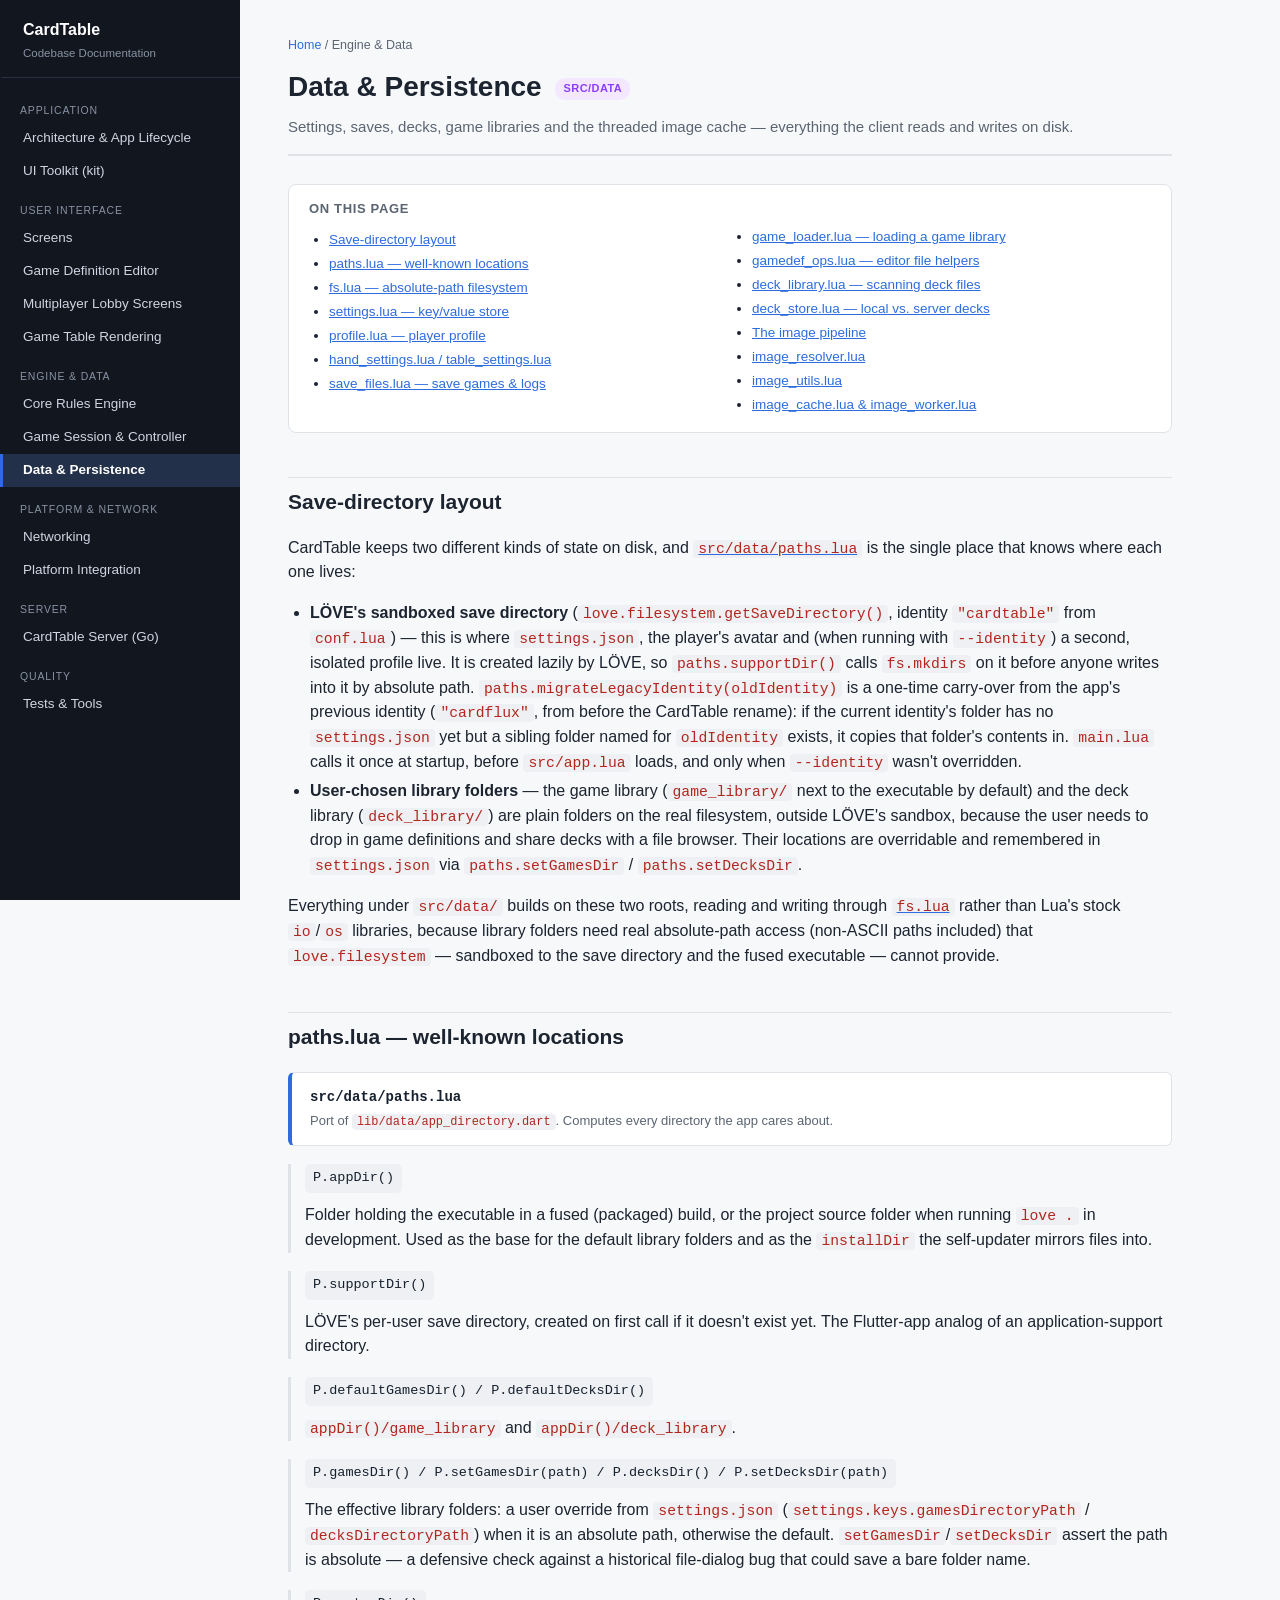
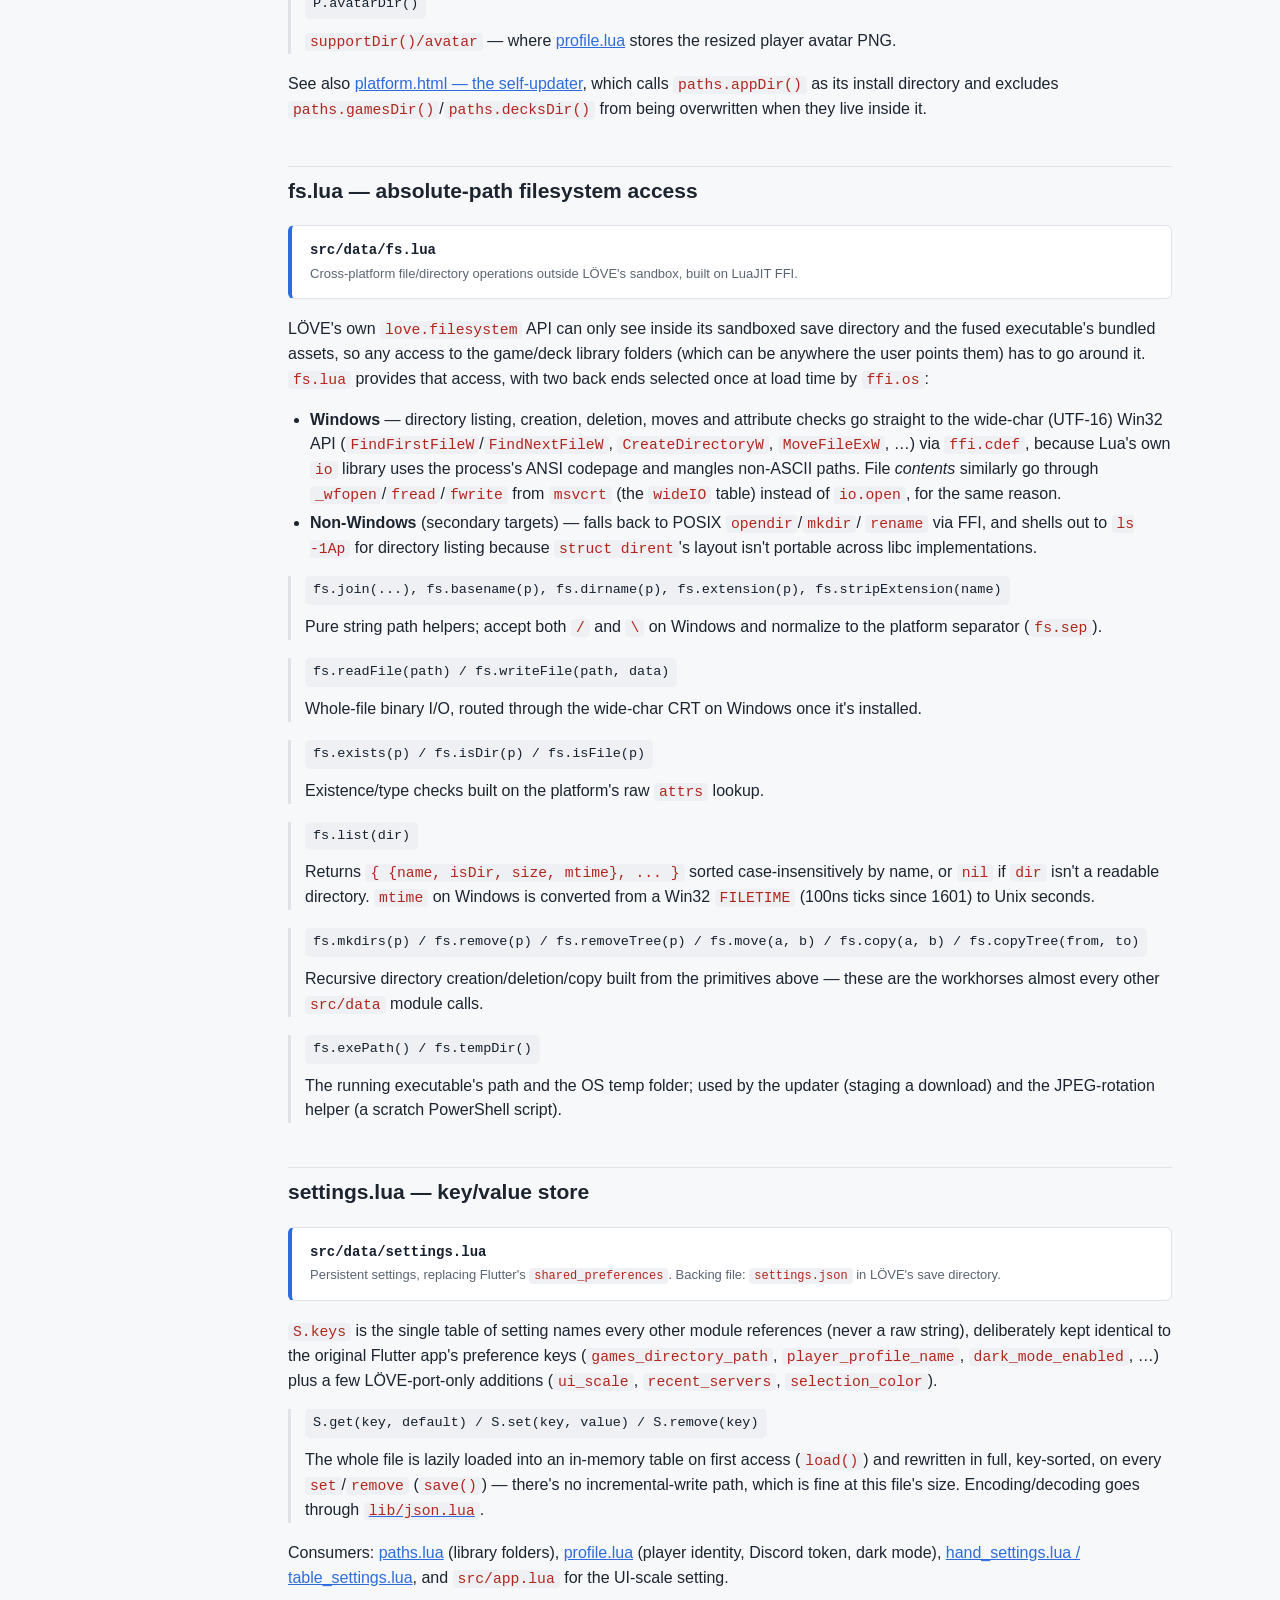
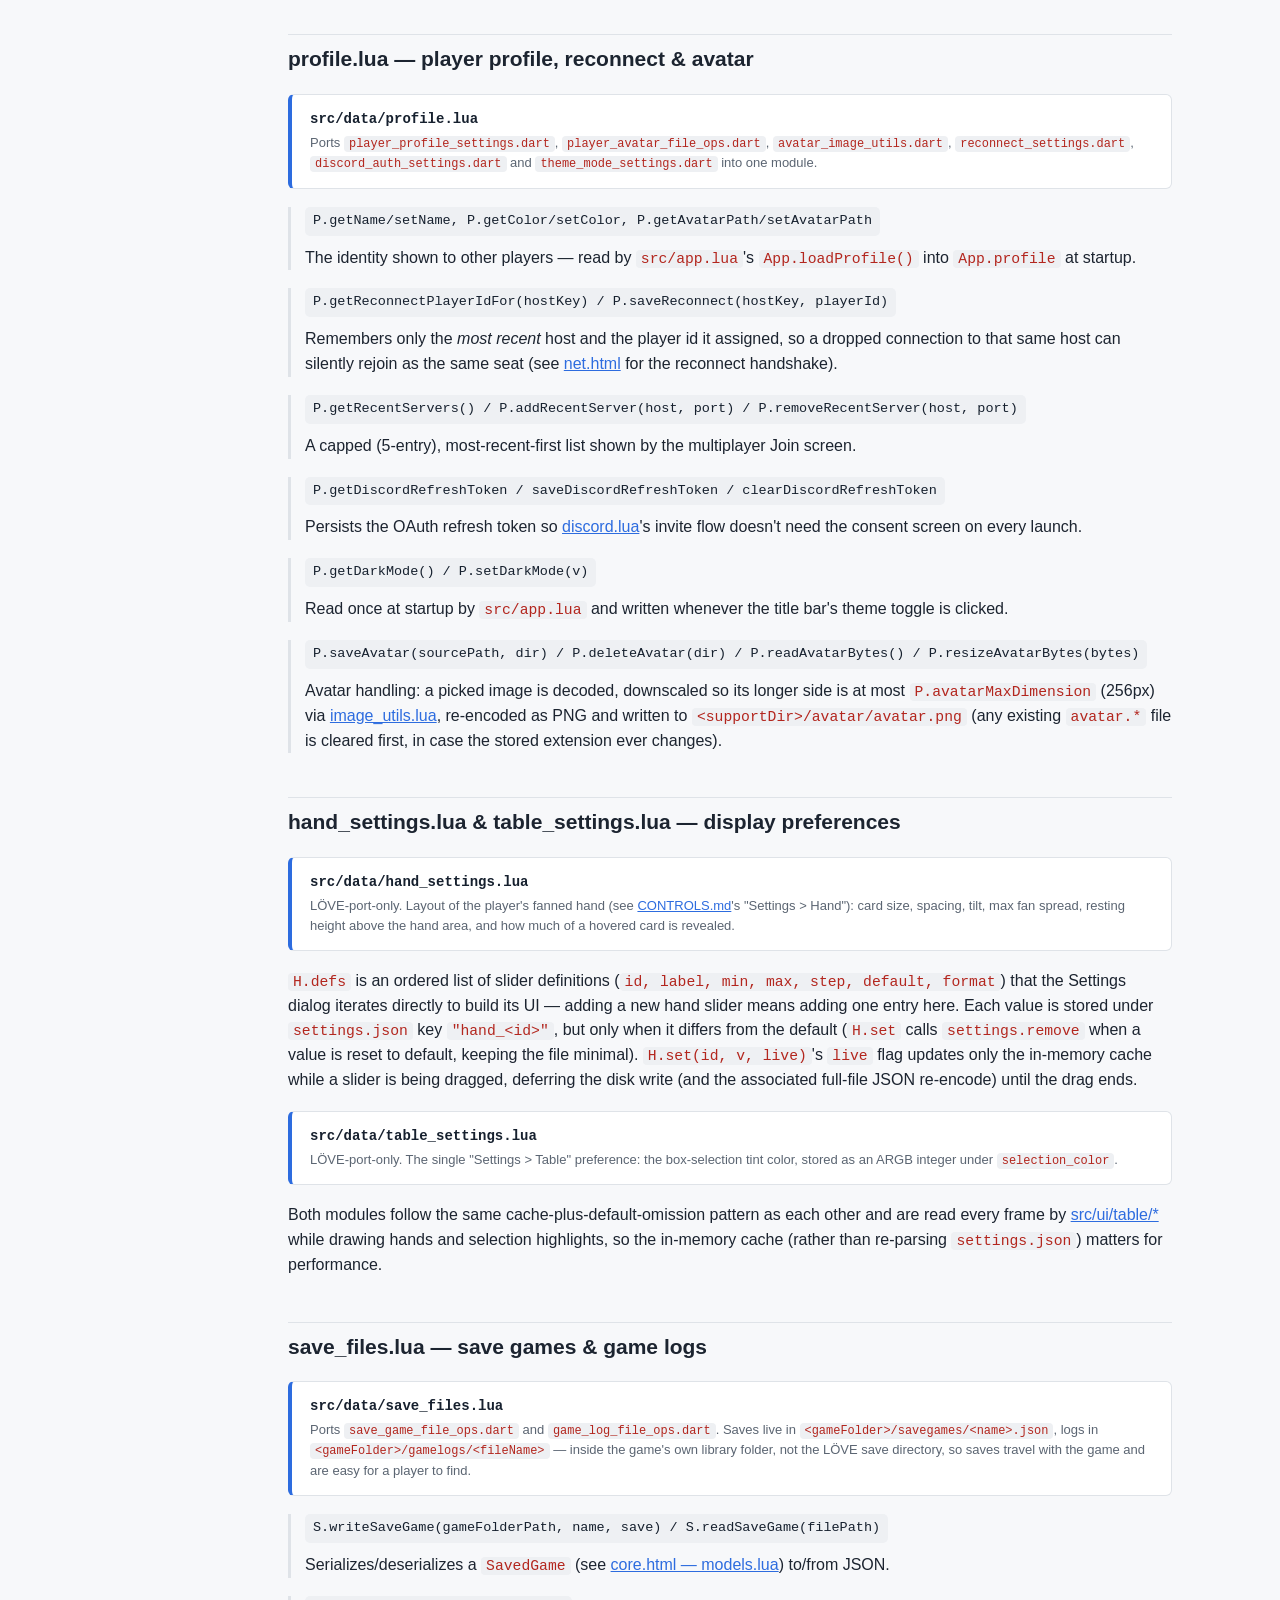
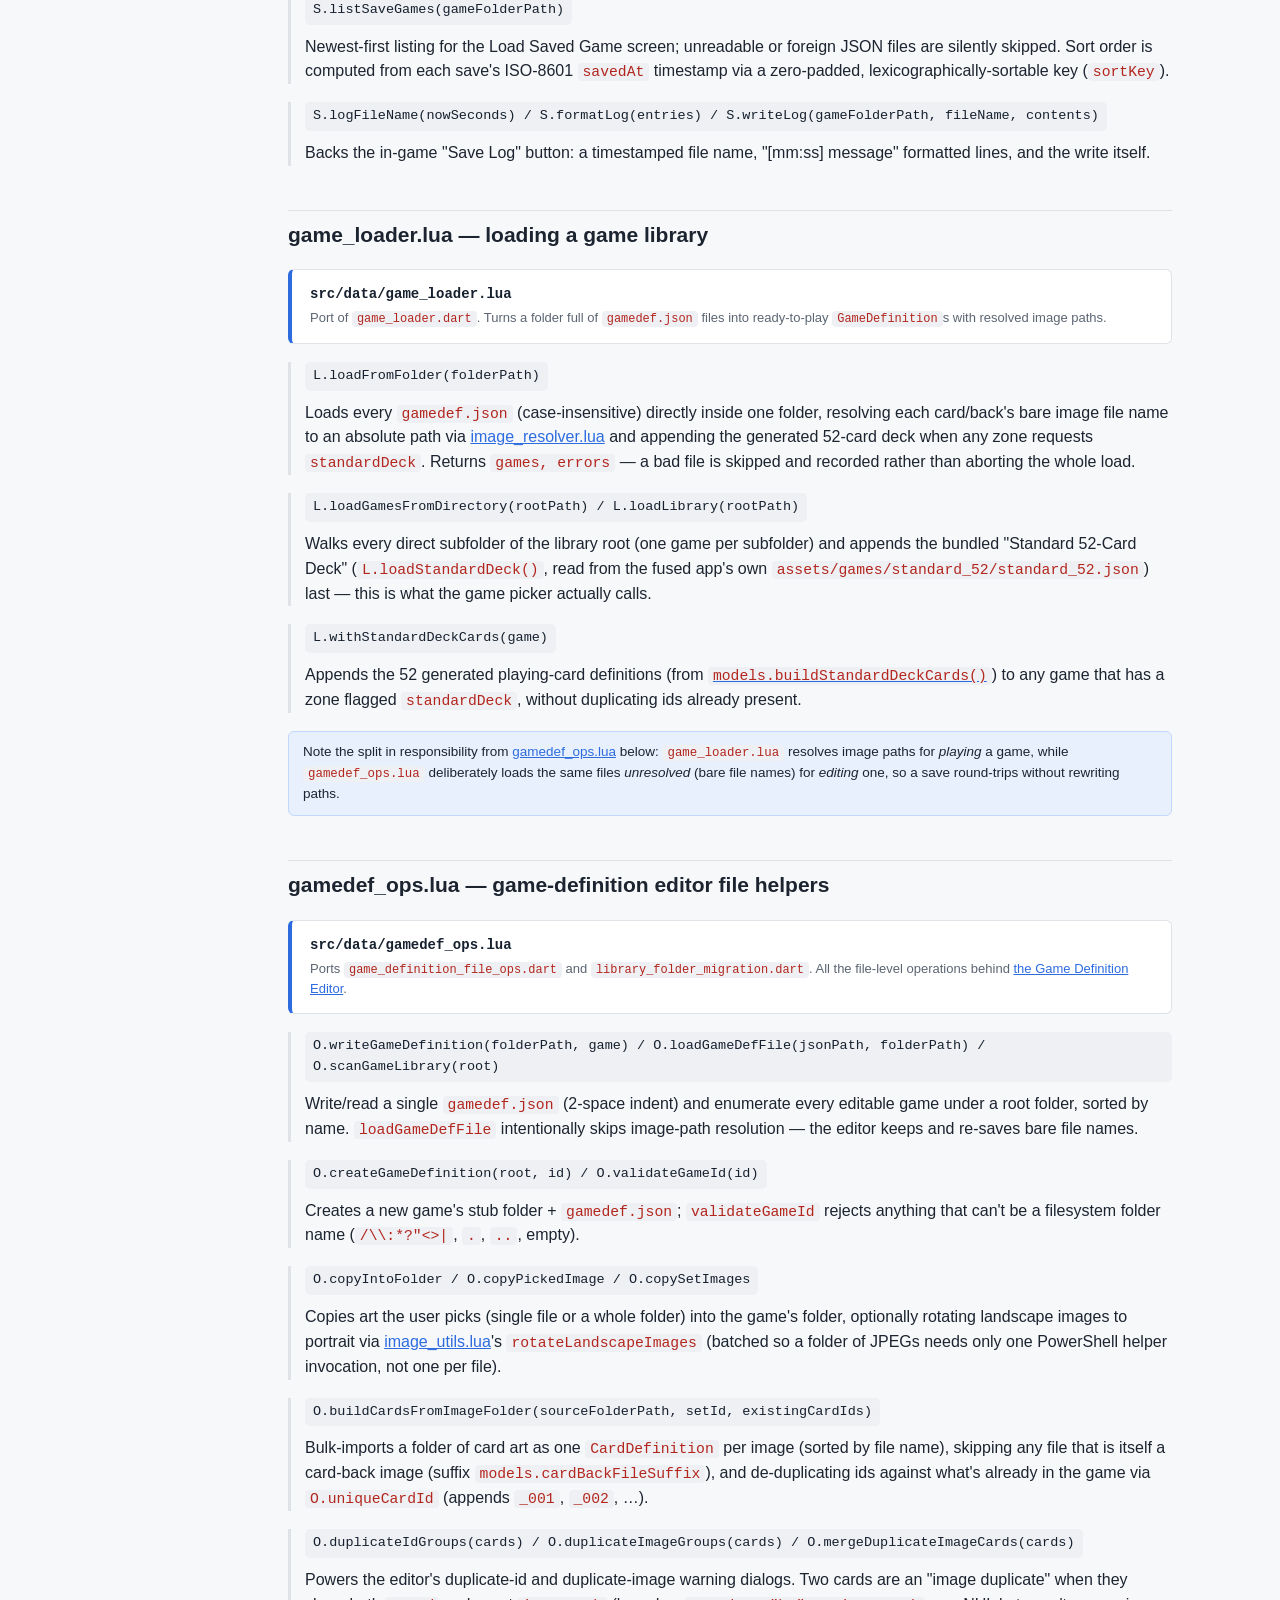
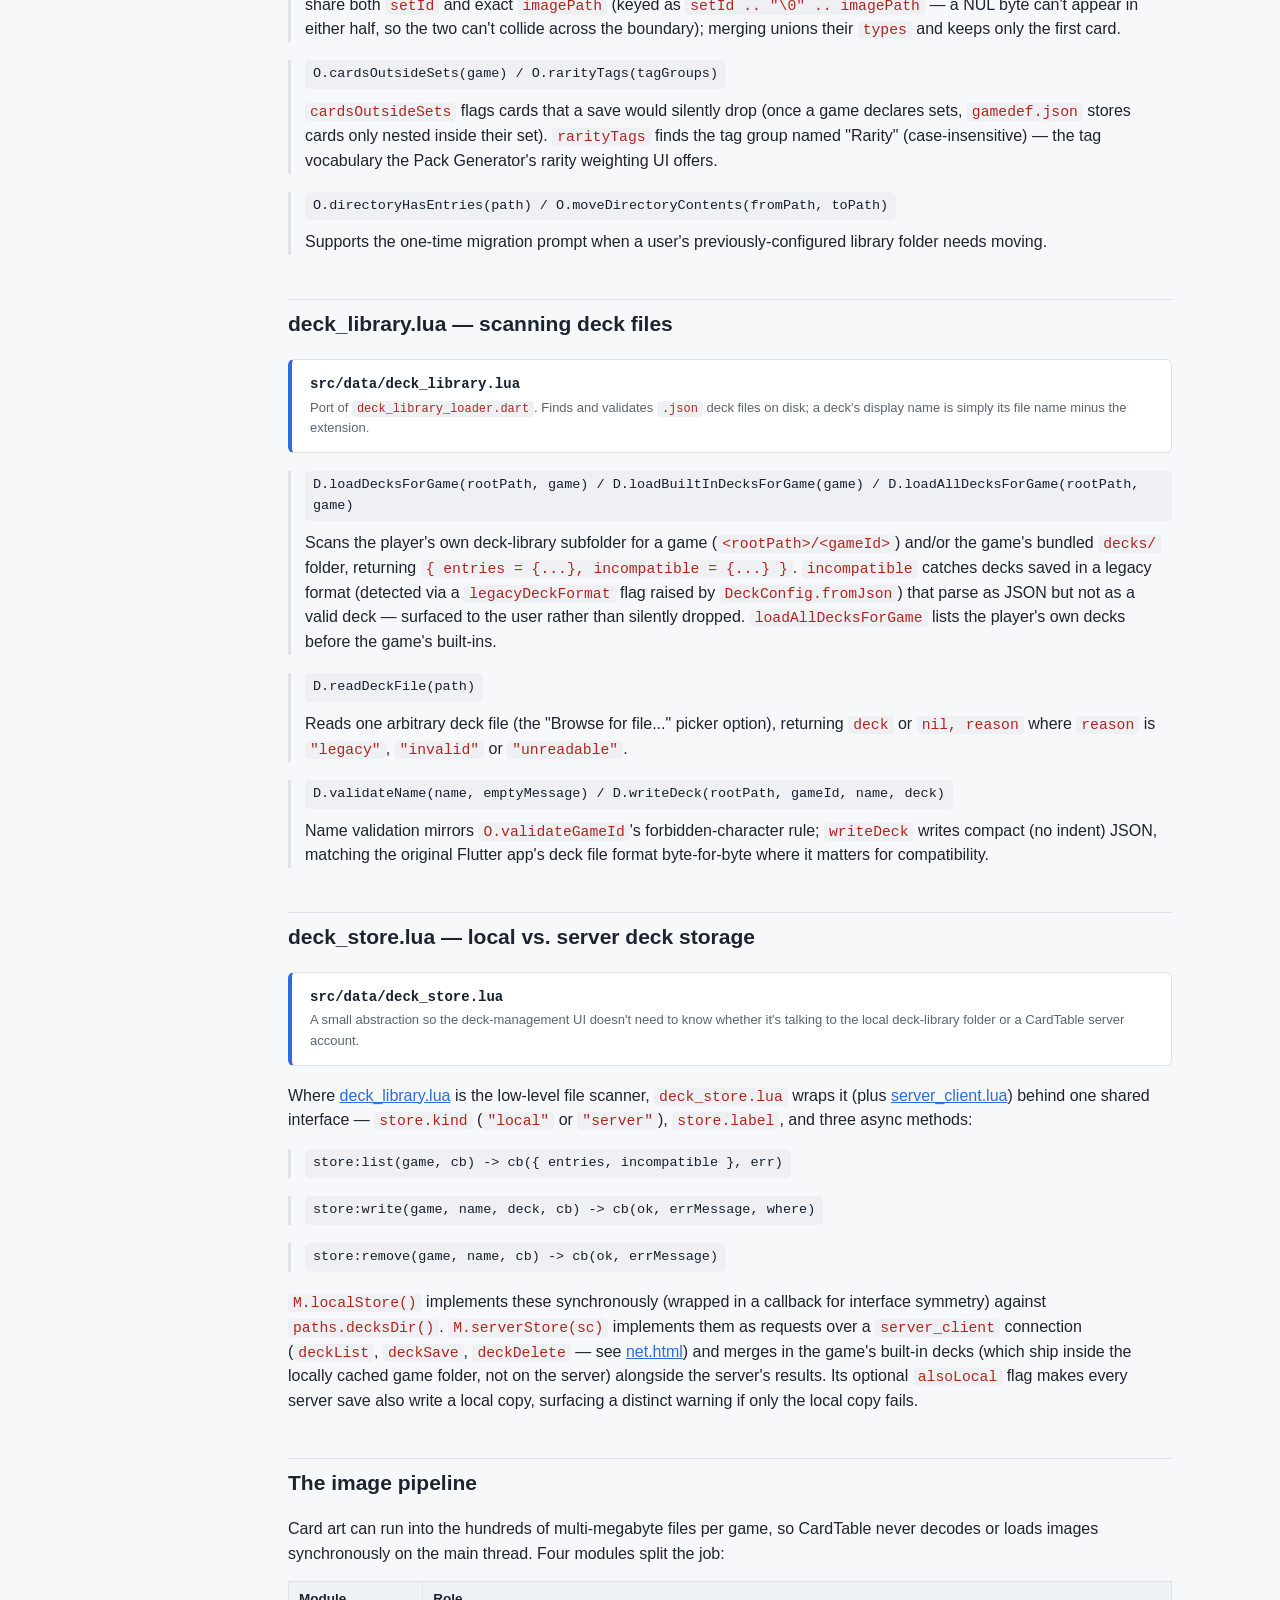
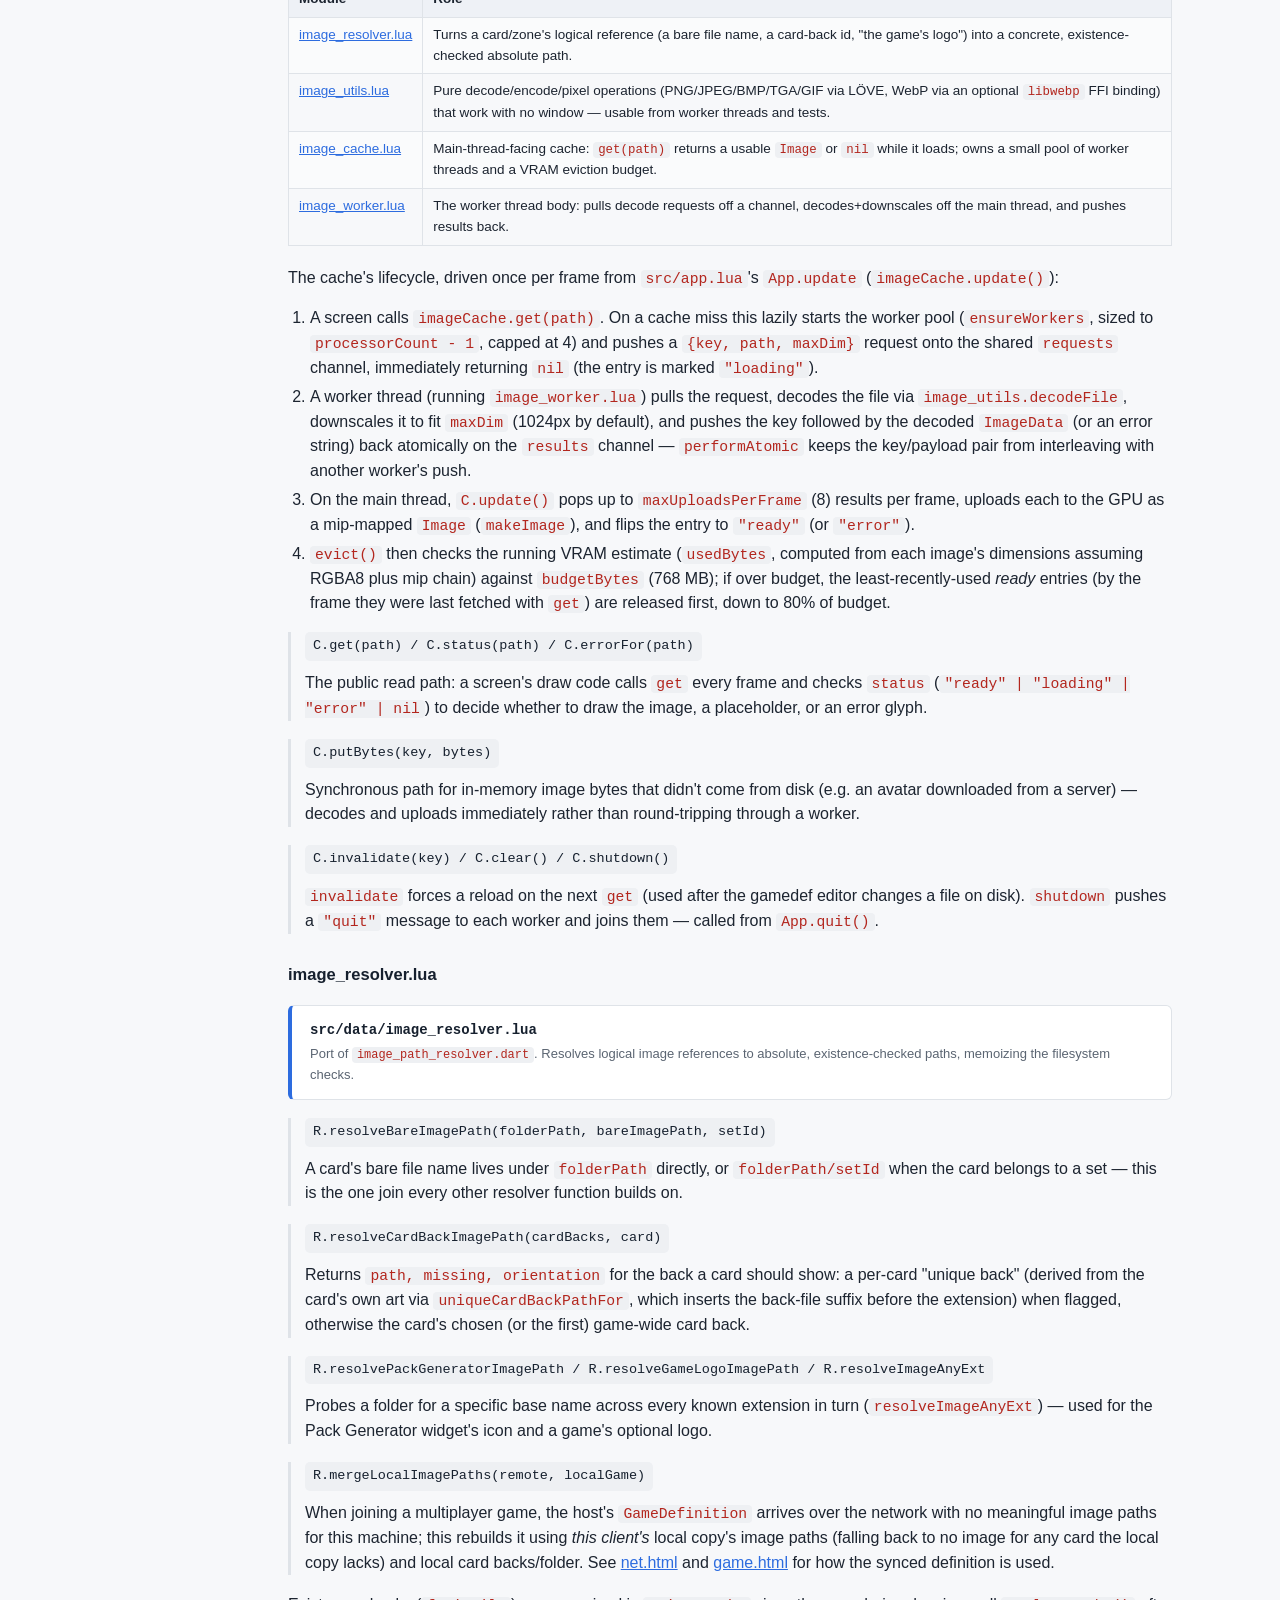
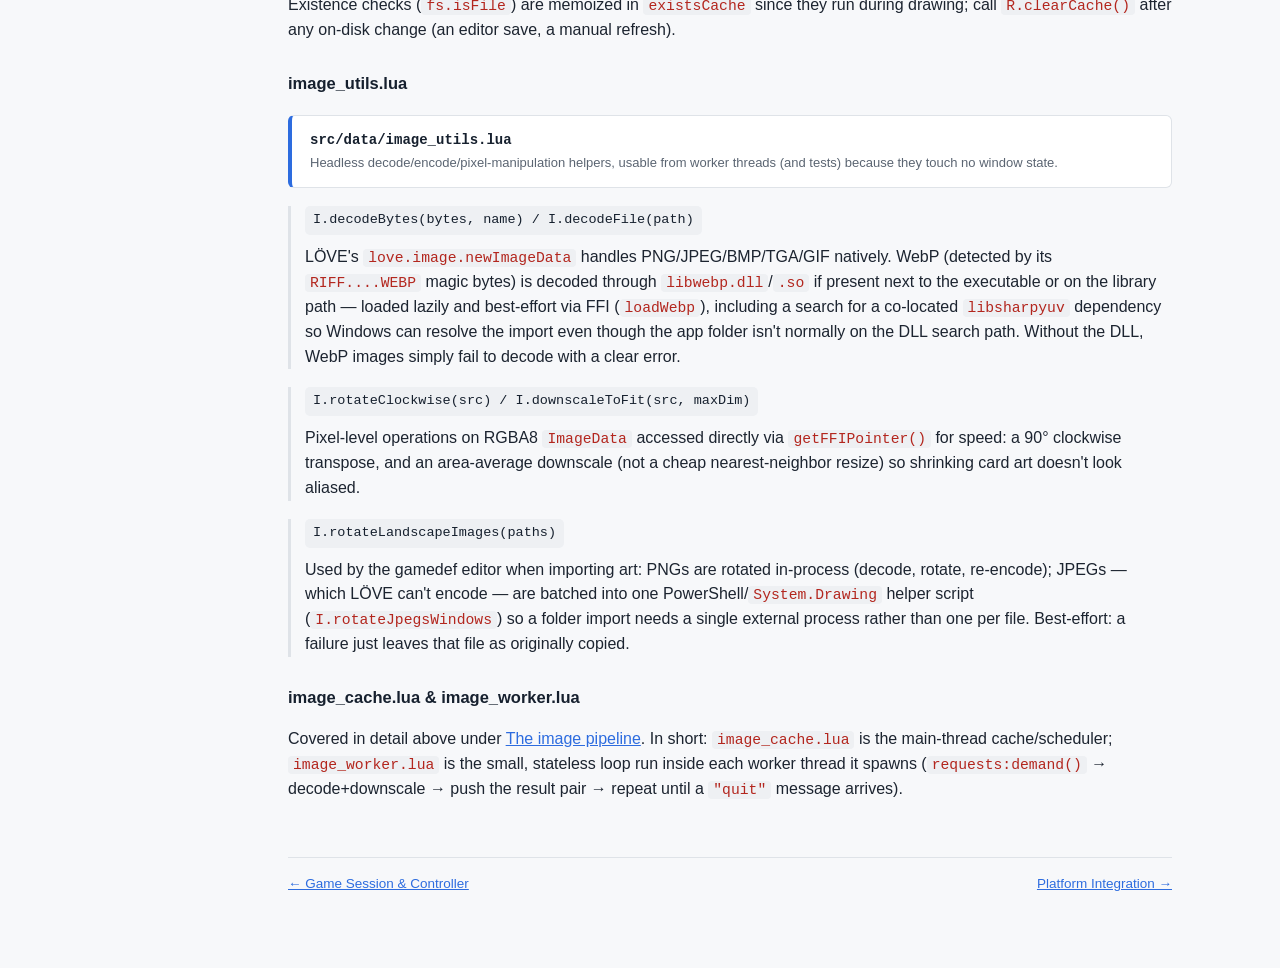
<file: docs/data.html>
<!doctype html>
<html lang="en">
<head>
<meta charset="utf-8">
<title>Data &amp; Persistence — CardTable Docs</title>
<link rel="stylesheet" href="assets/style.css">
</head>
<body>
<nav class="sidenav">
  <a class="brand" href="index.html">CardTable<small>Codebase Documentation</small></a>
  <div class="group-label">Application</div>
  <a href="architecture.html">Architecture &amp; App Lifecycle</a>
  <a href="ui-framework.html">UI Toolkit (kit)</a>
  <div class="group-label">User Interface</div>
  <a href="ui-screens.html">Screens</a>
  <a href="ui-gamedef-editor.html">Game Definition Editor</a>
  <a href="ui-server-screens.html">Multiplayer Lobby Screens</a>
  <a href="ui-table.html">Game Table Rendering</a>
  <div class="group-label">Engine &amp; Data</div>
  <a href="core.html">Core Rules Engine</a>
  <a href="game.html">Game Session &amp; Controller</a>
  <a href="data.html" class="current">Data &amp; Persistence</a>
  <div class="group-label">Platform &amp; Network</div>
  <a href="net.html">Networking</a>
  <a href="platform.html">Platform Integration</a>
  <div class="group-label">Server</div>
  <a href="server.html">CardTable Server (Go)</a>
  <div class="group-label">Quality</div>
  <a href="tests-tools.html">Tests &amp; Tools</a>
</nav>
<main class="page">
  <header class="page-head">
    <div class="crumb"><a href="index.html">Home</a> / Engine &amp; Data</div>
    <h1>Data &amp; Persistence <span class="badge lua">src/data</span></h1>
    <div class="subtitle">Settings, saves, decks, game libraries and the threaded image cache — everything the client reads and writes on disk.</div>
  </header>

  <div class="toc">
    <div class="toc-title">On this page</div>
    <ul>
      <li><a href="#layout">Save-directory layout</a></li>
      <li><a href="#paths">paths.lua — well-known locations</a></li>
      <li><a href="#fs">fs.lua — absolute-path filesystem</a></li>
      <li><a href="#settings">settings.lua — key/value store</a></li>
      <li><a href="#profile">profile.lua — player profile</a></li>
      <li><a href="#hand-table-settings">hand_settings.lua / table_settings.lua</a></li>
      <li><a href="#save-files">save_files.lua — save games &amp; logs</a></li>
      <li><a href="#game-loader">game_loader.lua — loading a game library</a></li>
      <li><a href="#gamedef-ops">gamedef_ops.lua — editor file helpers</a></li>
      <li><a href="#deck-library">deck_library.lua — scanning deck files</a></li>
      <li><a href="#deck-store">deck_store.lua — local vs. server decks</a></li>
      <li><a href="#image-pipeline">The image pipeline</a></li>
      <li><a href="#image-resolver">image_resolver.lua</a></li>
      <li><a href="#image-utils">image_utils.lua</a></li>
      <li><a href="#image-cache">image_cache.lua &amp; image_worker.lua</a></li>
    </ul>
  </div>

  <h2 id="layout">Save-directory layout</h2>
  <p>
    CardTable keeps two different kinds of state on disk, and <a href="#paths"><code>src/data/paths.lua</code></a> is the
    single place that knows where each one lives:
  </p>
  <ul>
    <li><strong>LÖVE's sandboxed save directory</strong> (<code>love.filesystem.getSaveDirectory()</code>, identity
      <code>"cardtable"</code> from <code>conf.lua</code>) — this is where <code>settings.json</code>, the player's
      avatar and (when running with <code>--identity</code>) a second, isolated profile live. It is created lazily by
      LÖVE, so <code>paths.supportDir()</code> calls <code>fs.mkdirs</code> on it before anyone writes into it by
      absolute path. <code>paths.migrateLegacyIdentity(oldIdentity)</code> is a one-time carry-over from the app's
      previous identity (<code>"cardflux"</code>, from before the CardTable rename): if the current identity's
      folder has no <code>settings.json</code> yet but a sibling folder named for <code>oldIdentity</code> exists,
      it copies that folder's contents in. <code>main.lua</code> calls it once at startup, before
      <code>src/app.lua</code> loads, and only when <code>--identity</code> wasn't overridden.</li>
    <li><strong>User-chosen library folders</strong> — the game library (<code>game_library/</code> next to the
      executable by default) and the deck library (<code>deck_library/</code>) are plain folders on the real
      filesystem, outside LÖVE's sandbox, because the user needs to drop in game definitions and share decks with a
      file browser. Their locations are overridable and remembered in <code>settings.json</code> via
      <code>paths.setGamesDir</code> / <code>paths.setDecksDir</code>.</li>
  </ul>
  <p>
    Everything under <code>src/data/</code> builds on these two roots, reading and writing through
    <a href="#fs"><code>fs.lua</code></a> rather than Lua's stock <code>io</code>/<code>os</code> libraries, because
    library folders need real absolute-path access (non-ASCII paths included) that <code>love.filesystem</code> — sandboxed to
    the save directory and the fused executable — cannot provide.
  </p>

  <h2 id="paths">paths.lua — well-known locations</h2>
  <div class="filecard">
    <div class="path">src/data/paths.lua</div>
    <div class="role">Port of <code>lib/data/app_directory.dart</code>. Computes every directory the app cares about.</div>
  </div>
  <div class="fn"><span class="sig">P.appDir()</span><p>Folder holding the executable in a fused (packaged) build, or the project source folder when running <code>love .</code> in development. Used as the base for the default library folders and as the <code>installDir</code> the self-updater mirrors files into.</p></div>
  <div class="fn"><span class="sig">P.supportDir()</span><p>LÖVE's per-user save directory, created on first call if it doesn't exist yet. The Flutter-app analog of an application-support directory.</p></div>
  <div class="fn"><span class="sig">P.defaultGamesDir() / P.defaultDecksDir()</span><p><code>appDir()/game_library</code> and <code>appDir()/deck_library</code>.</p></div>
  <div class="fn"><span class="sig">P.gamesDir() / P.setGamesDir(path) / P.decksDir() / P.setDecksDir(path)</span><p>The effective library folders: a user override from <code>settings.json</code> (<code>settings.keys.gamesDirectoryPath</code> / <code>decksDirectoryPath</code>) when it is an absolute path, otherwise the default. <code>setGamesDir</code>/<code>setDecksDir</code> assert the path is absolute — a defensive check against a historical file-dialog bug that could save a bare folder name.</p></div>
  <div class="fn"><span class="sig">P.avatarDir()</span><p><code>supportDir()/avatar</code> — where <a href="#profile">profile.lua</a> stores the resized player avatar PNG.</p></div>
  <p>See also <a href="platform.html#updater">platform.html — the self-updater</a>, which calls <code>paths.appDir()</code> as its install directory and excludes <code>paths.gamesDir()</code>/<code>paths.decksDir()</code> from being overwritten when they live inside it.</p>

  <h2 id="fs">fs.lua — absolute-path filesystem access</h2>
  <div class="filecard">
    <div class="path">src/data/fs.lua</div>
    <div class="role">Cross-platform file/directory operations outside LÖVE's sandbox, built on LuaJIT FFI.</div>
  </div>
  <p>
    LÖVE's own <code>love.filesystem</code> API can only see inside its sandboxed save directory and the fused
    executable's bundled assets, so any access to the game/deck library folders (which can be anywhere the user
    points them) has to go around it. <code>fs.lua</code> provides that access, with two back ends selected once at
    load time by <code>ffi.os</code>:
  </p>
  <ul>
    <li><strong>Windows</strong> — directory listing, creation, deletion, moves and attribute checks go straight to
      the wide-char (UTF-16) Win32 API (<code>FindFirstFileW</code>/<code>FindNextFileW</code>,
      <code>CreateDirectoryW</code>, <code>MoveFileExW</code>, …) via <code>ffi.cdef</code>, because Lua's own
      <code>io</code> library uses the process's ANSI codepage and mangles non-ASCII paths. File <em>contents</em>
      similarly go through <code>_wfopen</code>/<code>fread</code>/<code>fwrite</code> from <code>msvcrt</code> (the
      <code>wideIO</code> table) instead of <code>io.open</code>, for the same reason.</li>
    <li><strong>Non-Windows</strong> (secondary targets) — falls back to POSIX <code>opendir</code>/<code>mkdir</code>/
      <code>rename</code> via FFI, and shells out to <code>ls -1Ap</code> for directory listing because
      <code>struct dirent</code>'s layout isn't portable across libc implementations.</li>
  </ul>
  <div class="fn"><span class="sig">fs.join(...), fs.basename(p), fs.dirname(p), fs.extension(p), fs.stripExtension(name)</span><p>Pure string path helpers; accept both <code>/</code> and <code>\</code> on Windows and normalize to the platform separator (<code>fs.sep</code>).</p></div>
  <div class="fn"><span class="sig">fs.readFile(path) / fs.writeFile(path, data)</span><p>Whole-file binary I/O, routed through the wide-char CRT on Windows once it's installed.</p></div>
  <div class="fn"><span class="sig">fs.exists(p) / fs.isDir(p) / fs.isFile(p)</span><p>Existence/type checks built on the platform's raw <code>attrs</code> lookup.</p></div>
  <div class="fn"><span class="sig">fs.list(dir)</span><p>Returns <code>{ {name, isDir, size, mtime}, ... }</code> sorted case-insensitively by name, or <code>nil</code> if <code>dir</code> isn't a readable directory. <code>mtime</code> on Windows is converted from a Win32 <code>FILETIME</code> (100ns ticks since 1601) to Unix seconds.</p></div>
  <div class="fn"><span class="sig">fs.mkdirs(p) / fs.remove(p) / fs.removeTree(p) / fs.move(a, b) / fs.copy(a, b) / fs.copyTree(from, to)</span><p>Recursive directory creation/deletion/copy built from the primitives above — these are the workhorses almost every other <code>src/data</code> module calls.</p></div>
  <div class="fn"><span class="sig">fs.exePath() / fs.tempDir()</span><p>The running executable's path and the OS temp folder; used by the updater (staging a download) and the JPEG-rotation helper (a scratch PowerShell script).</p></div>

  <h2 id="settings">settings.lua — key/value store</h2>
  <div class="filecard">
    <div class="path">src/data/settings.lua</div>
    <div class="role">Persistent settings, replacing Flutter's <code>shared_preferences</code>. Backing file: <code>settings.json</code> in LÖVE's save directory.</div>
  </div>
  <p>
    <code>S.keys</code> is the single table of setting names every other module references (never a raw string),
    deliberately kept identical to the original Flutter app's preference keys (<code>games_directory_path</code>,
    <code>player_profile_name</code>, <code>dark_mode_enabled</code>, …) plus a few LÖVE-port-only additions
    (<code>ui_scale</code>, <code>recent_servers</code>, <code>selection_color</code>).
  </p>
  <div class="fn"><span class="sig">S.get(key, default) / S.set(key, value) / S.remove(key)</span><p>The whole file is lazily loaded into an in-memory table on first access (<code>load()</code>) and rewritten in full, key-sorted, on every <code>set</code>/<code>remove</code> (<code>save()</code>) — there's no incremental-write path, which is fine at this file's size. Encoding/decoding goes through <a href="core.html#json-lua"><code>lib/json.lua</code></a>.</p></div>
  <p>Consumers: <a href="#paths">paths.lua</a> (library folders), <a href="#profile">profile.lua</a> (player identity, Discord token, dark mode), <a href="#hand-table-settings">hand_settings.lua / table_settings.lua</a>, and <code>src/app.lua</code> for the UI-scale setting.</p>

  <h2 id="profile">profile.lua — player profile, reconnect &amp; avatar</h2>
  <div class="filecard">
    <div class="path">src/data/profile.lua</div>
    <div class="role">Ports <code>player_profile_settings.dart</code>, <code>player_avatar_file_ops.dart</code>, <code>avatar_image_utils.dart</code>, <code>reconnect_settings.dart</code>, <code>discord_auth_settings.dart</code> and <code>theme_mode_settings.dart</code> into one module.</div>
  </div>
  <div class="fn"><span class="sig">P.getName/setName, P.getColor/setColor, P.getAvatarPath/setAvatarPath</span><p>The identity shown to other players — read by <code>src/app.lua</code>'s <code>App.loadProfile()</code> into <code>App.profile</code> at startup.</p></div>
  <div class="fn"><span class="sig">P.getReconnectPlayerIdFor(hostKey) / P.saveReconnect(hostKey, playerId)</span><p>Remembers only the <em>most recent</em> host and the player id it assigned, so a dropped connection to that same host can silently rejoin as the same seat (see <a href="net.html">net.html</a> for the reconnect handshake).</p></div>
  <div class="fn"><span class="sig">P.getRecentServers() / P.addRecentServer(host, port) / P.removeRecentServer(host, port)</span><p>A capped (5-entry), most-recent-first list shown by the multiplayer Join screen.</p></div>
  <div class="fn"><span class="sig">P.getDiscordRefreshToken / saveDiscordRefreshToken / clearDiscordRefreshToken</span><p>Persists the OAuth refresh token so <a href="platform.html">discord.lua</a>'s invite flow doesn't need the consent screen on every launch.</p></div>
  <div class="fn"><span class="sig">P.getDarkMode() / P.setDarkMode(v)</span><p>Read once at startup by <code>src/app.lua</code> and written whenever the title bar's theme toggle is clicked.</p></div>
  <div class="fn"><span class="sig">P.saveAvatar(sourcePath, dir) / P.deleteAvatar(dir) / P.readAvatarBytes() / P.resizeAvatarBytes(bytes)</span><p>Avatar handling: a picked image is decoded, downscaled so its longer side is at most <code>P.avatarMaxDimension</code> (256px) via <a href="#image-utils">image_utils.lua</a>, re-encoded as PNG and written to <code>&lt;supportDir&gt;/avatar/avatar.png</code> (any existing <code>avatar.*</code> file is cleared first, in case the stored extension ever changes).</p></div>

  <h2 id="hand-table-settings">hand_settings.lua &amp; table_settings.lua — display preferences</h2>
  <div class="filecard">
    <div class="path">src/data/hand_settings.lua</div>
    <div class="role">LÖVE-port-only. Layout of the player's fanned hand (see <a href="https://github.com" onclick="return false">CONTROLS.md</a>'s "Settings &gt; Hand"): card size, spacing, tilt, max fan spread, resting height above the hand area, and how much of a hovered card is revealed.</div>
  </div>
  <p>
    <code>H.defs</code> is an ordered list of slider definitions (<code>id, label, min, max, step, default, format</code>)
    that the Settings dialog iterates directly to build its UI — adding a new hand slider means adding one entry here.
    Each value is stored under <code>settings.json</code> key <code>"hand_&lt;id&gt;"</code>, but only when it differs
    from the default (<code>H.set</code> calls <code>settings.remove</code> when a value is reset to default, keeping
    the file minimal). <code>H.set(id, v, live)</code>'s <code>live</code> flag updates only the in-memory cache
    while a slider is being dragged, deferring the disk write (and the associated full-file JSON re-encode) until the
    drag ends.
  </p>
  <div class="filecard">
    <div class="path">src/data/table_settings.lua</div>
    <div class="role">LÖVE-port-only. The single "Settings &gt; Table" preference: the box-selection tint color, stored as an ARGB integer under <code>selection_color</code>.</div>
  </div>
  <p>Both modules follow the same cache-plus-default-omission pattern as each other and are read every frame by <a href="ui-table.html">src/ui/table/*</a> while drawing hands and selection highlights, so the in-memory cache (rather than re-parsing <code>settings.json</code>) matters for performance.</p>

  <h2 id="save-files">save_files.lua — save games &amp; game logs</h2>
  <div class="filecard">
    <div class="path">src/data/save_files.lua</div>
    <div class="role">Ports <code>save_game_file_ops.dart</code> and <code>game_log_file_ops.dart</code>. Saves live in <code>&lt;gameFolder&gt;/savegames/&lt;name&gt;.json</code>, logs in <code>&lt;gameFolder&gt;/gamelogs/&lt;fileName&gt;</code> — inside the game's own library folder, not the LÖVE save directory, so saves travel with the game and are easy for a player to find.</div>
  </div>
  <div class="fn"><span class="sig">S.writeSaveGame(gameFolderPath, name, save) / S.readSaveGame(filePath)</span><p>Serializes/deserializes a <code>SavedGame</code> (see <a href="core.html#models-lua">core.html — models.lua</a>) to/from JSON.</p></div>
  <div class="fn"><span class="sig">S.listSaveGames(gameFolderPath)</span><p>Newest-first listing for the Load Saved Game screen; unreadable or foreign JSON files are silently skipped. Sort order is computed from each save's ISO-8601 <code>savedAt</code> timestamp via a zero-padded, lexicographically-sortable key (<code>sortKey</code>).</p></div>
  <div class="fn"><span class="sig">S.logFileName(nowSeconds) / S.formatLog(entries) / S.writeLog(gameFolderPath, fileName, contents)</span><p>Backs the in-game "Save Log" button: a timestamped file name, "[mm:ss] message" formatted lines, and the write itself.</p></div>

  <h2 id="game-loader">game_loader.lua — loading a game library</h2>
  <div class="filecard">
    <div class="path">src/data/game_loader.lua</div>
    <div class="role">Port of <code>game_loader.dart</code>. Turns a folder full of <code>gamedef.json</code> files into ready-to-play <code>GameDefinition</code>s with resolved image paths.</div>
  </div>
  <div class="fn"><span class="sig">L.loadFromFolder(folderPath)</span><p>Loads every <code>gamedef.json</code> (case-insensitive) directly inside one folder, resolving each card/back's bare image file name to an absolute path via <a href="#image-resolver">image_resolver.lua</a> and appending the generated 52-card deck when any zone requests <code>standardDeck</code>. Returns <code>games, errors</code> — a bad file is skipped and recorded rather than aborting the whole load.</p></div>
  <div class="fn"><span class="sig">L.loadGamesFromDirectory(rootPath) / L.loadLibrary(rootPath)</span><p>Walks every direct subfolder of the library root (one game per subfolder) and appends the bundled "Standard 52-Card Deck" (<code>L.loadStandardDeck()</code>, read from the fused app's own <code>assets/games/standard_52/standard_52.json</code>) last — this is what the game picker actually calls.</p></div>
  <div class="fn"><span class="sig">L.withStandardDeckCards(game)</span><p>Appends the 52 generated playing-card definitions (from <a href="core.html#models-lua"><code>models.buildStandardDeckCards()</code></a>) to any game that has a zone flagged <code>standardDeck</code>, without duplicating ids already present.</p></div>
  <p class="note">Note the split in responsibility from <a href="#gamedef-ops">gamedef_ops.lua</a> below: <code>game_loader.lua</code> resolves image paths for <em>playing</em> a game, while <code>gamedef_ops.lua</code> deliberately loads the same files <em>unresolved</em> (bare file names) for <em>editing</em> one, so a save round-trips without rewriting paths.</p>

  <h2 id="gamedef-ops">gamedef_ops.lua — game-definition editor file helpers</h2>
  <div class="filecard">
    <div class="path">src/data/gamedef_ops.lua</div>
    <div class="role">Ports <code>game_definition_file_ops.dart</code> and <code>library_folder_migration.dart</code>. All the file-level operations behind <a href="ui-gamedef-editor.html">the Game Definition Editor</a>.</div>
  </div>
  <div class="fn"><span class="sig">O.writeGameDefinition(folderPath, game) / O.loadGameDefFile(jsonPath, folderPath) / O.scanGameLibrary(root)</span><p>Write/read a single <code>gamedef.json</code> (2-space indent) and enumerate every editable game under a root folder, sorted by name. <code>loadGameDefFile</code> intentionally skips image-path resolution — the editor keeps and re-saves bare file names.</p></div>
  <div class="fn"><span class="sig">O.createGameDefinition(root, id) / O.validateGameId(id)</span><p>Creates a new game's stub folder + <code>gamedef.json</code>; <code>validateGameId</code> rejects anything that can't be a filesystem folder name (<code>/\\:*?"&lt;&gt;|</code>, <code>.</code>, <code>..</code>, empty).</p></div>
  <div class="fn"><span class="sig">O.copyIntoFolder / O.copyPickedImage / O.copySetImages</span><p>Copies art the user picks (single file or a whole folder) into the game's folder, optionally rotating landscape images to portrait via <a href="#image-utils">image_utils.lua</a>'s <code>rotateLandscapeImages</code> (batched so a folder of JPEGs needs only one PowerShell helper invocation, not one per file).</p></div>
  <div class="fn"><span class="sig">O.buildCardsFromImageFolder(sourceFolderPath, setId, existingCardIds)</span><p>Bulk-imports a folder of card art as one <code>CardDefinition</code> per image (sorted by file name), skipping any file that is itself a card-back image (suffix <code>models.cardBackFileSuffix</code>), and de-duplicating ids against what's already in the game via <code>O.uniqueCardId</code> (appends <code>_001</code>, <code>_002</code>, …).</p></div>
  <div class="fn"><span class="sig">O.duplicateIdGroups(cards) / O.duplicateImageGroups(cards) / O.mergeDuplicateImageCards(cards)</span><p>Powers the editor's duplicate-id and duplicate-image warning dialogs. Two cards are an "image duplicate" when they share both <code>setId</code> and exact <code>imagePath</code> (keyed as <code>setId .. "\0" .. imagePath</code> — a NUL byte can't appear in either half, so the two can't collide across the boundary); merging unions their <code>types</code> and keeps only the first card.</p></div>
  <div class="fn"><span class="sig">O.cardsOutsideSets(game) / O.rarityTags(tagGroups)</span><p><code>cardsOutsideSets</code> flags cards that a save would silently drop (once a game declares sets, <code>gamedef.json</code> stores cards only nested inside their set). <code>rarityTags</code> finds the tag group named "Rarity" (case-insensitive) — the tag vocabulary the Pack Generator's rarity weighting UI offers.</p></div>
  <div class="fn"><span class="sig">O.directoryHasEntries(path) / O.moveDirectoryContents(fromPath, toPath)</span><p>Supports the one-time migration prompt when a user's previously-configured library folder needs moving.</p></div>

  <h2 id="deck-library">deck_library.lua — scanning deck files</h2>
  <div class="filecard">
    <div class="path">src/data/deck_library.lua</div>
    <div class="role">Port of <code>deck_library_loader.dart</code>. Finds and validates <code>.json</code> deck files on disk; a deck's display name is simply its file name minus the extension.</div>
  </div>
  <div class="fn"><span class="sig">D.loadDecksForGame(rootPath, game) / D.loadBuiltInDecksForGame(game) / D.loadAllDecksForGame(rootPath, game)</span><p>Scans the player's own deck-library subfolder for a game (<code>&lt;rootPath&gt;/&lt;gameId&gt;</code>) and/or the game's bundled <code>decks/</code> folder, returning <code>{ entries = {...}, incompatible = {...} }</code>. <code>incompatible</code> catches decks saved in a legacy format (detected via a <code>legacyDeckFormat</code> flag raised by <code>DeckConfig.fromJson</code>) that parse as JSON but not as a valid deck — surfaced to the user rather than silently dropped. <code>loadAllDecksForGame</code> lists the player's own decks before the game's built-ins.</p></div>
  <div class="fn"><span class="sig">D.readDeckFile(path)</span><p>Reads one arbitrary deck file (the "Browse for file..." picker option), returning <code>deck</code> or <code>nil, reason</code> where <code>reason</code> is <code>"legacy"</code>, <code>"invalid"</code> or <code>"unreadable"</code>.</p></div>
  <div class="fn"><span class="sig">D.validateName(name, emptyMessage) / D.writeDeck(rootPath, gameId, name, deck)</span><p>Name validation mirrors <code>O.validateGameId</code>'s forbidden-character rule; <code>writeDeck</code> writes compact (no indent) JSON, matching the original Flutter app's deck file format byte-for-byte where it matters for compatibility.</p></div>

  <h2 id="deck-store">deck_store.lua — local vs. server deck storage</h2>
  <div class="filecard">
    <div class="path">src/data/deck_store.lua</div>
    <div class="role">A small abstraction so the deck-management UI doesn't need to know whether it's talking to the local deck-library folder or a CardTable server account.</div>
  </div>
  <p>
    Where <a href="#deck-library">deck_library.lua</a> is the low-level file scanner, <code>deck_store.lua</code> wraps it (plus
    <a href="net.html">server_client.lua</a>) behind one shared interface — <code>store.kind</code>
    (<code>"local"</code> or <code>"server"</code>), <code>store.label</code>, and three async methods:
  </p>
  <div class="fn"><span class="sig">store:list(game, cb) -&gt; cb({ entries, incompatible }, err)</span></div>
  <div class="fn"><span class="sig">store:write(game, name, deck, cb) -&gt; cb(ok, errMessage, where)</span></div>
  <div class="fn"><span class="sig">store:remove(game, name, cb) -&gt; cb(ok, errMessage)</span></div>
  <p>
    <code>M.localStore()</code> implements these synchronously (wrapped in a callback for interface symmetry) against
    <code>paths.decksDir()</code>. <code>M.serverStore(sc)</code> implements them as requests over a
    <code>server_client</code> connection (<code>deckList</code>, <code>deckSave</code>, <code>deckDelete</code> — see
    <a href="net.html">net.html</a>) and merges in the game's built-in decks (which ship inside the locally cached
    game folder, not on the server) alongside the server's results. Its optional <code>alsoLocal</code> flag makes
    every server save also write a local copy, surfacing a distinct warning if only the local copy fails.
  </p>

  <h2 id="image-pipeline">The image pipeline</h2>
  <p>
    Card art can run into the hundreds of multi-megabyte files per game, so CardTable never decodes or loads images
    synchronously on the main thread. Four modules split the job:
  </p>
  <table>
    <tr><th>Module</th><th>Role</th></tr>
    <tr><td><a href="#image-resolver">image_resolver.lua</a></td><td>Turns a card/zone's logical reference (a bare file name, a card-back id, "the game's logo") into a concrete, existence-checked absolute path.</td></tr>
    <tr><td><a href="#image-utils">image_utils.lua</a></td><td>Pure decode/encode/pixel operations (PNG/JPEG/BMP/TGA/GIF via LÖVE, WebP via an optional <code>libwebp</code> FFI binding) that work with no window — usable from worker threads and tests.</td></tr>
    <tr><td><a href="#image-cache">image_cache.lua</a></td><td>Main-thread-facing cache: <code>get(path)</code> returns a usable <code>Image</code> or <code>nil</code> while it loads; owns a small pool of worker threads and a VRAM eviction budget.</td></tr>
    <tr><td><a href="#image-cache">image_worker.lua</a></td><td>The worker thread body: pulls decode requests off a channel, decodes+downscales off the main thread, and pushes results back.</td></tr>
  </table>
  <p>
    The cache's lifecycle, driven once per frame from <code>src/app.lua</code>'s <code>App.update</code>
    (<code>imageCache.update()</code>):
  </p>
  <ol>
    <li>A screen calls <code>imageCache.get(path)</code>. On a cache miss this lazily starts the worker pool
      (<code>ensureWorkers</code>, sized to <code>processorCount - 1</code>, capped at 4) and pushes a
      <code>{key, path, maxDim}</code> request onto the shared <code>requests</code> channel, immediately
      returning <code>nil</code> (the entry is marked <code>"loading"</code>).</li>
    <li>A worker thread (running <code>image_worker.lua</code>) pulls the request, decodes the file via
      <code>image_utils.decodeFile</code>, downscales it to fit <code>maxDim</code> (1024px by default), and pushes
      the key followed by the decoded <code>ImageData</code> (or an error string) back atomically on the
      <code>results</code> channel — <code>performAtomic</code> keeps the key/payload pair from interleaving with
      another worker's push.</li>
    <li>On the main thread, <code>C.update()</code> pops up to <code>maxUploadsPerFrame</code> (8) results per
      frame, uploads each to the GPU as a mip-mapped <code>Image</code> (<code>makeImage</code>), and flips the
      entry to <code>"ready"</code> (or <code>"error"</code>).</li>
    <li><code>evict()</code> then checks the running VRAM estimate (<code>usedBytes</code>, computed from each
      image's dimensions assuming RGBA8 plus mip chain) against <code>budgetBytes</code> (768&nbsp;MB); if over
      budget, the least-recently-used <em>ready</em> entries (by the frame they were last fetched with
      <code>get</code>) are released first, down to 80% of budget.</li>
  </ol>
  <div class="fn"><span class="sig">C.get(path) / C.status(path) / C.errorFor(path)</span><p>The public read path: a screen's draw code calls <code>get</code> every frame and checks <code>status</code> (<code>"ready" | "loading" | "error" | nil</code>) to decide whether to draw the image, a placeholder, or an error glyph.</p></div>
  <div class="fn"><span class="sig">C.putBytes(key, bytes)</span><p>Synchronous path for in-memory image bytes that didn't come from disk (e.g. an avatar downloaded from a server) — decodes and uploads immediately rather than round-tripping through a worker.</p></div>
  <div class="fn"><span class="sig">C.invalidate(key) / C.clear() / C.shutdown()</span><p><code>invalidate</code> forces a reload on the next <code>get</code> (used after the gamedef editor changes a file on disk). <code>shutdown</code> pushes a <code>"quit"</code> message to each worker and joins them — called from <code>App.quit()</code>.</p></div>

  <h3 id="image-resolver">image_resolver.lua</h3>
  <div class="filecard">
    <div class="path">src/data/image_resolver.lua</div>
    <div class="role">Port of <code>image_path_resolver.dart</code>. Resolves logical image references to absolute, existence-checked paths, memoizing the filesystem checks.</div>
  </div>
  <div class="fn"><span class="sig">R.resolveBareImagePath(folderPath, bareImagePath, setId)</span><p>A card's bare file name lives under <code>folderPath</code> directly, or <code>folderPath/setId</code> when the card belongs to a set — this is the one join every other resolver function builds on.</p></div>
  <div class="fn"><span class="sig">R.resolveCardBackImagePath(cardBacks, card)</span><p>Returns <code>path, missing, orientation</code> for the back a card should show: a per-card "unique back" (derived from the card's own art via <code>uniqueCardBackPathFor</code>, which inserts the back-file suffix before the extension) when flagged, otherwise the card's chosen (or the first) game-wide card back.</p></div>
  <div class="fn"><span class="sig">R.resolvePackGeneratorImagePath / R.resolveGameLogoImagePath / R.resolveImageAnyExt</span><p>Probes a folder for a specific base name across every known extension in turn (<code>resolveImageAnyExt</code>) — used for the Pack Generator widget's icon and a game's optional logo.</p></div>
  <div class="fn"><span class="sig">R.mergeLocalImagePaths(remote, localGame)</span><p>When joining a multiplayer game, the host's <code>GameDefinition</code> arrives over the network with no meaningful image paths for this machine; this rebuilds it using <em>this client's</em> local copy's image paths (falling back to no image for any card the local copy lacks) and local card backs/folder. See <a href="net.html">net.html</a> and <a href="game.html">game.html</a> for how the synced definition is used.</p></div>
  <p>Existence checks (<code>fs.isFile</code>) are memoized in <code>existsCache</code> since they run during drawing; call <code>R.clearCache()</code> after any on-disk change (an editor save, a manual refresh).</p>

  <h3 id="image-utils">image_utils.lua</h3>
  <div class="filecard">
    <div class="path">src/data/image_utils.lua</div>
    <div class="role">Headless decode/encode/pixel-manipulation helpers, usable from worker threads (and tests) because they touch no window state.</div>
  </div>
  <div class="fn"><span class="sig">I.decodeBytes(bytes, name) / I.decodeFile(path)</span><p>LÖVE's <code>love.image.newImageData</code> handles PNG/JPEG/BMP/TGA/GIF natively. WebP (detected by its <code>RIFF....WEBP</code> magic bytes) is decoded through <code>libwebp.dll</code>/<code>.so</code> if present next to the executable or on the library path — loaded lazily and best-effort via FFI (<code>loadWebp</code>), including a search for a co-located <code>libsharpyuv</code> dependency so Windows can resolve the import even though the app folder isn't normally on the DLL search path. Without the DLL, WebP images simply fail to decode with a clear error.</p></div>
  <div class="fn"><span class="sig">I.rotateClockwise(src) / I.downscaleToFit(src, maxDim)</span><p>Pixel-level operations on RGBA8 <code>ImageData</code> accessed directly via <code>getFFIPointer()</code> for speed: a 90° clockwise transpose, and an area-average downscale (not a cheap nearest-neighbor resize) so shrinking card art doesn't look aliased.</p></div>
  <div class="fn"><span class="sig">I.rotateLandscapeImages(paths)</span><p>Used by the gamedef editor when importing art: PNGs are rotated in-process (decode, rotate, re-encode); JPEGs — which LÖVE can't encode — are batched into one PowerShell/<code>System.Drawing</code> helper script (<code>I.rotateJpegsWindows</code>) so a folder import needs a single external process rather than one per file. Best-effort: a failure just leaves that file as originally copied.</p></div>

  <h3 id="image-cache">image_cache.lua &amp; image_worker.lua</h3>
  <p>Covered in detail above under <a href="#image-pipeline">The image pipeline</a>. In short: <code>image_cache.lua</code> is the main-thread cache/scheduler; <code>image_worker.lua</code> is the small, stateless loop run inside each worker thread it spawns (<code>requests:demand()</code> → decode+downscale → push the result pair → repeat until a <code>"quit"</code> message arrives).</p>

  <div class="nextprev">
    <a href="game.html">&larr; Game Session &amp; Controller</a>
    <a href="platform.html">Platform Integration &rarr;</a>
  </div>
</main>
</body>
</html>
</file>
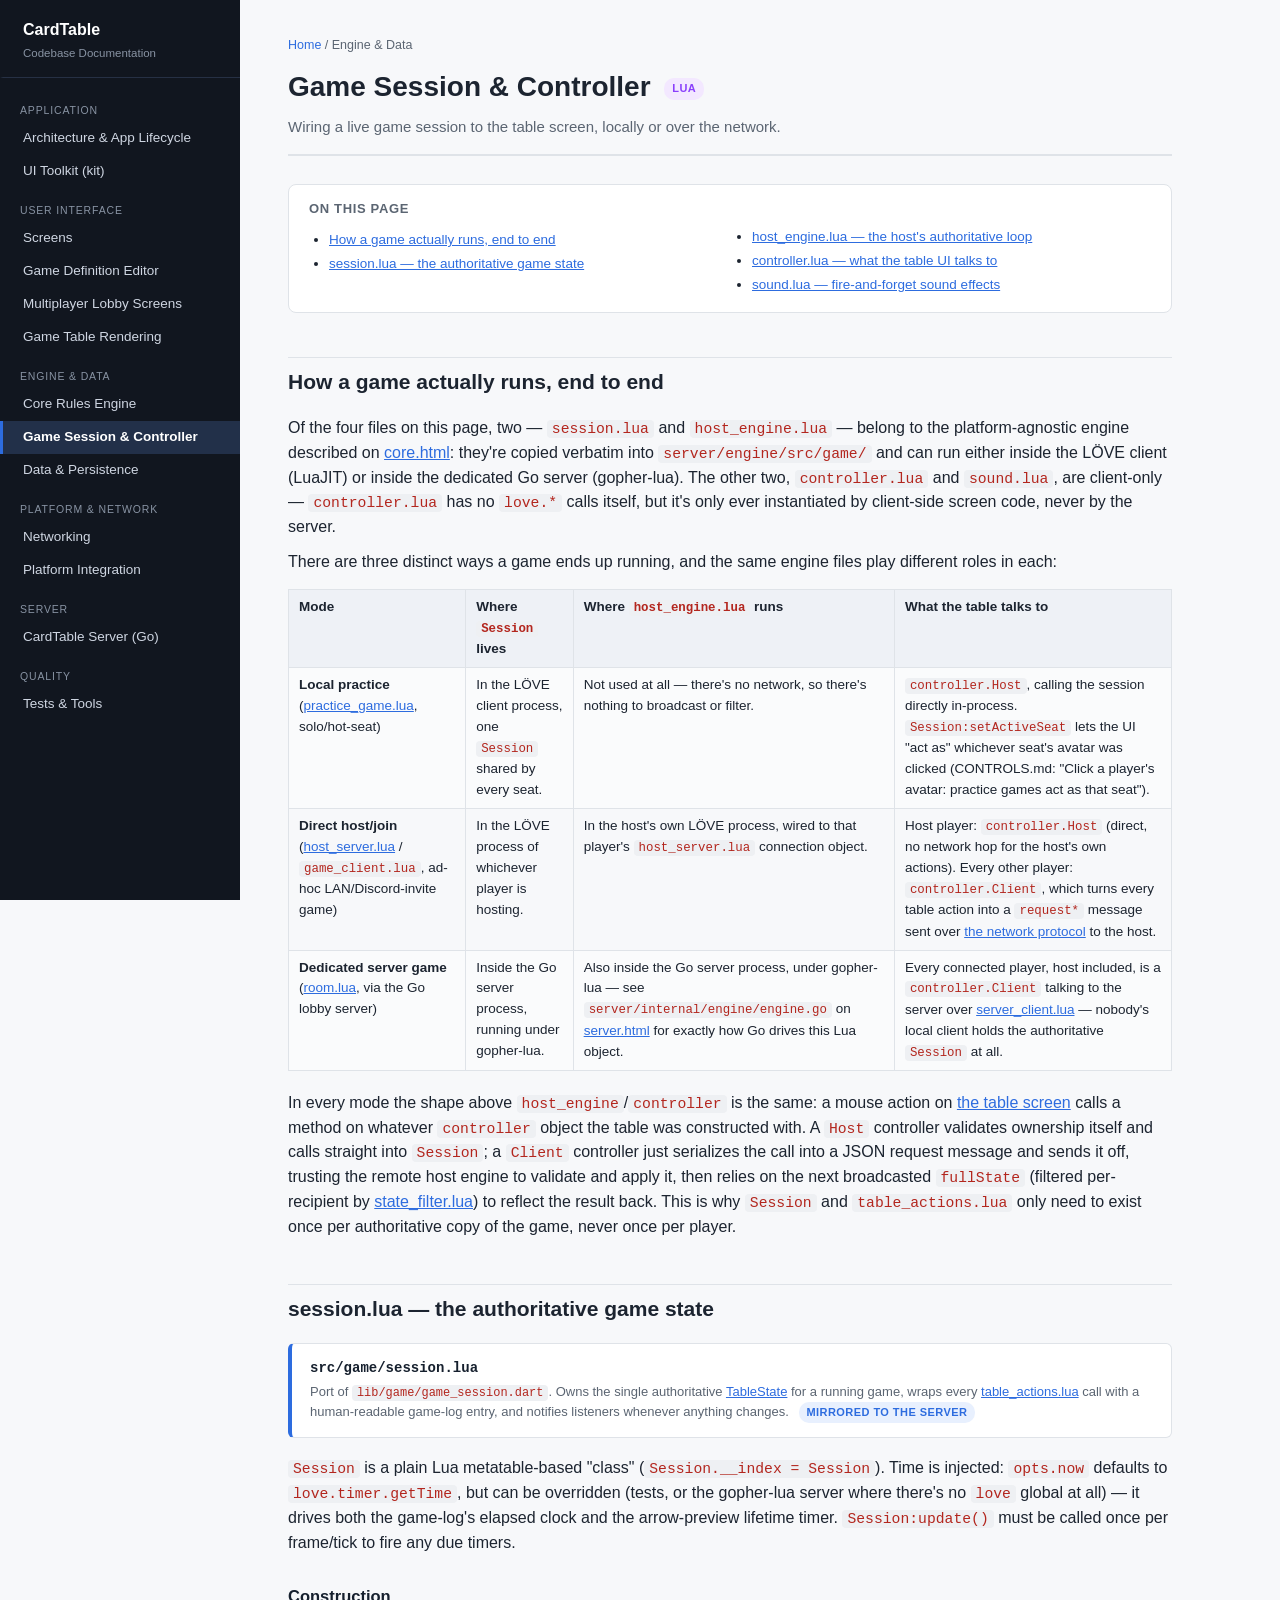
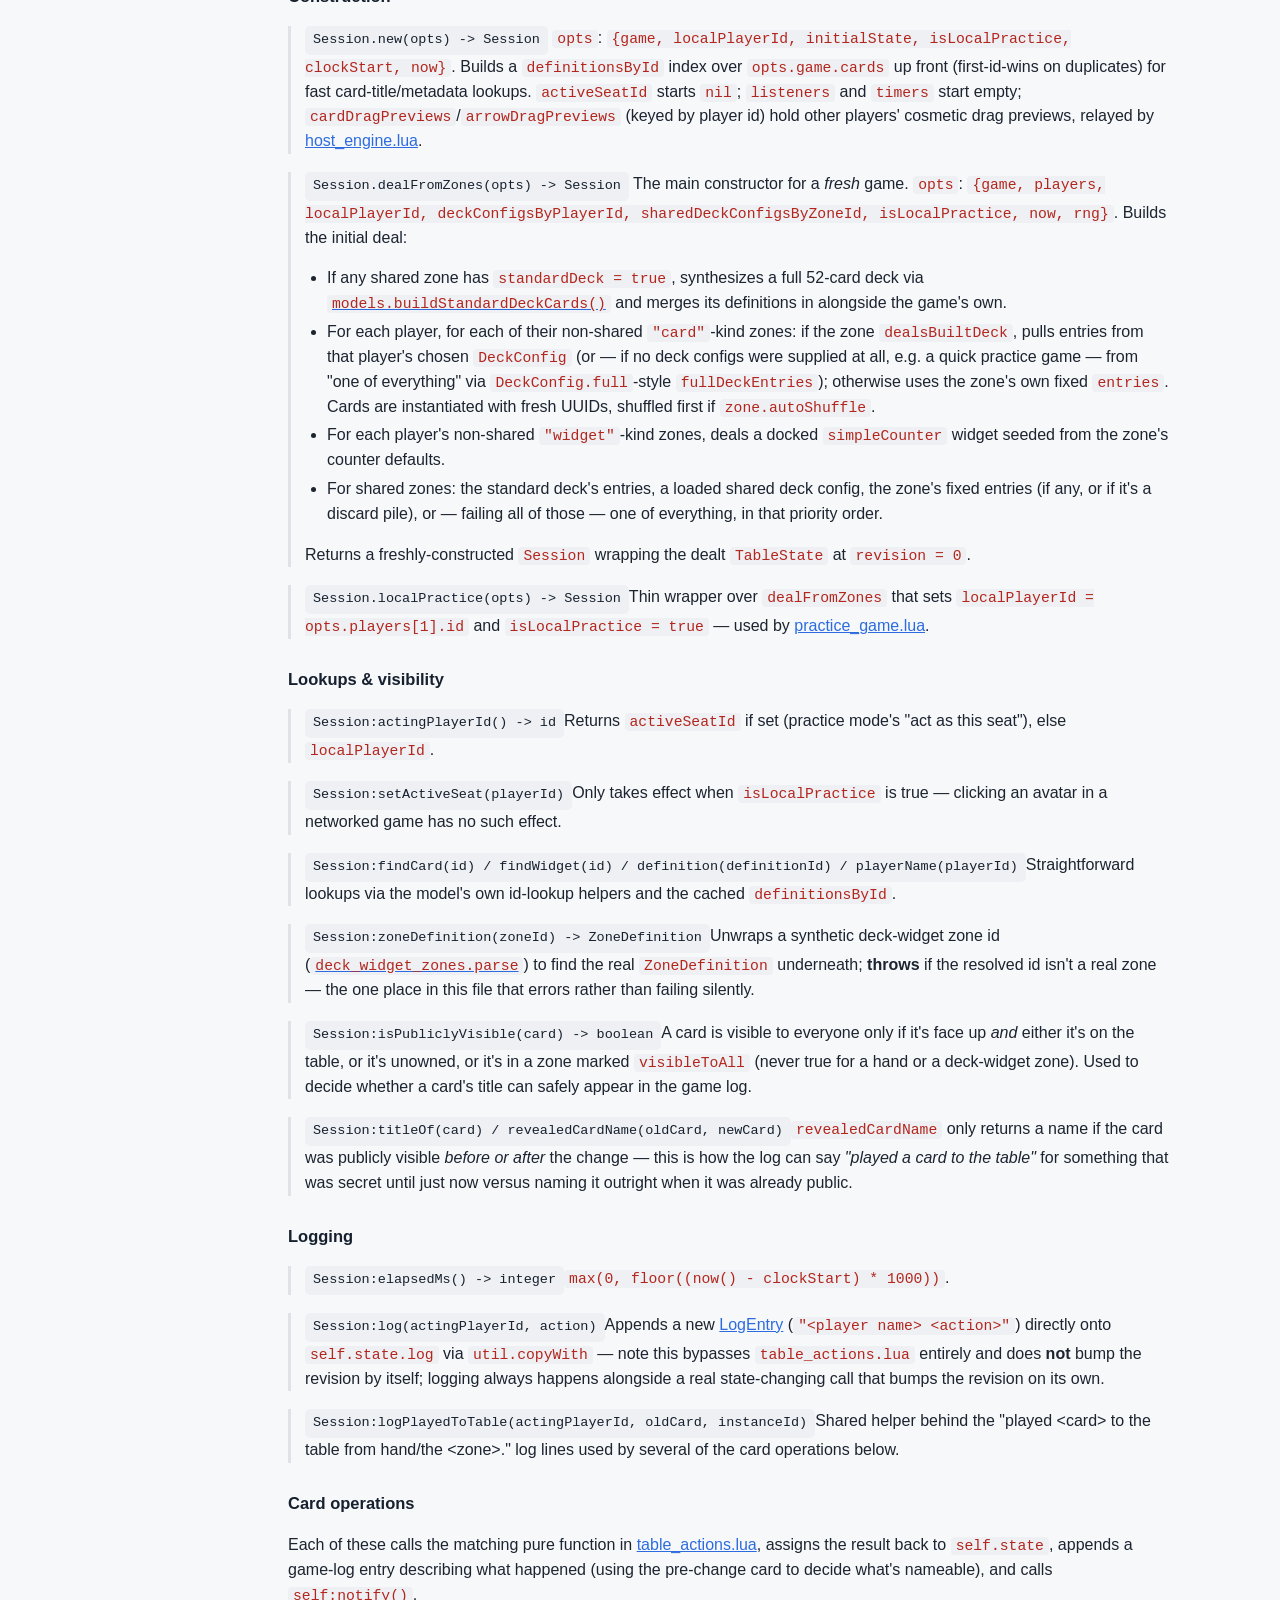
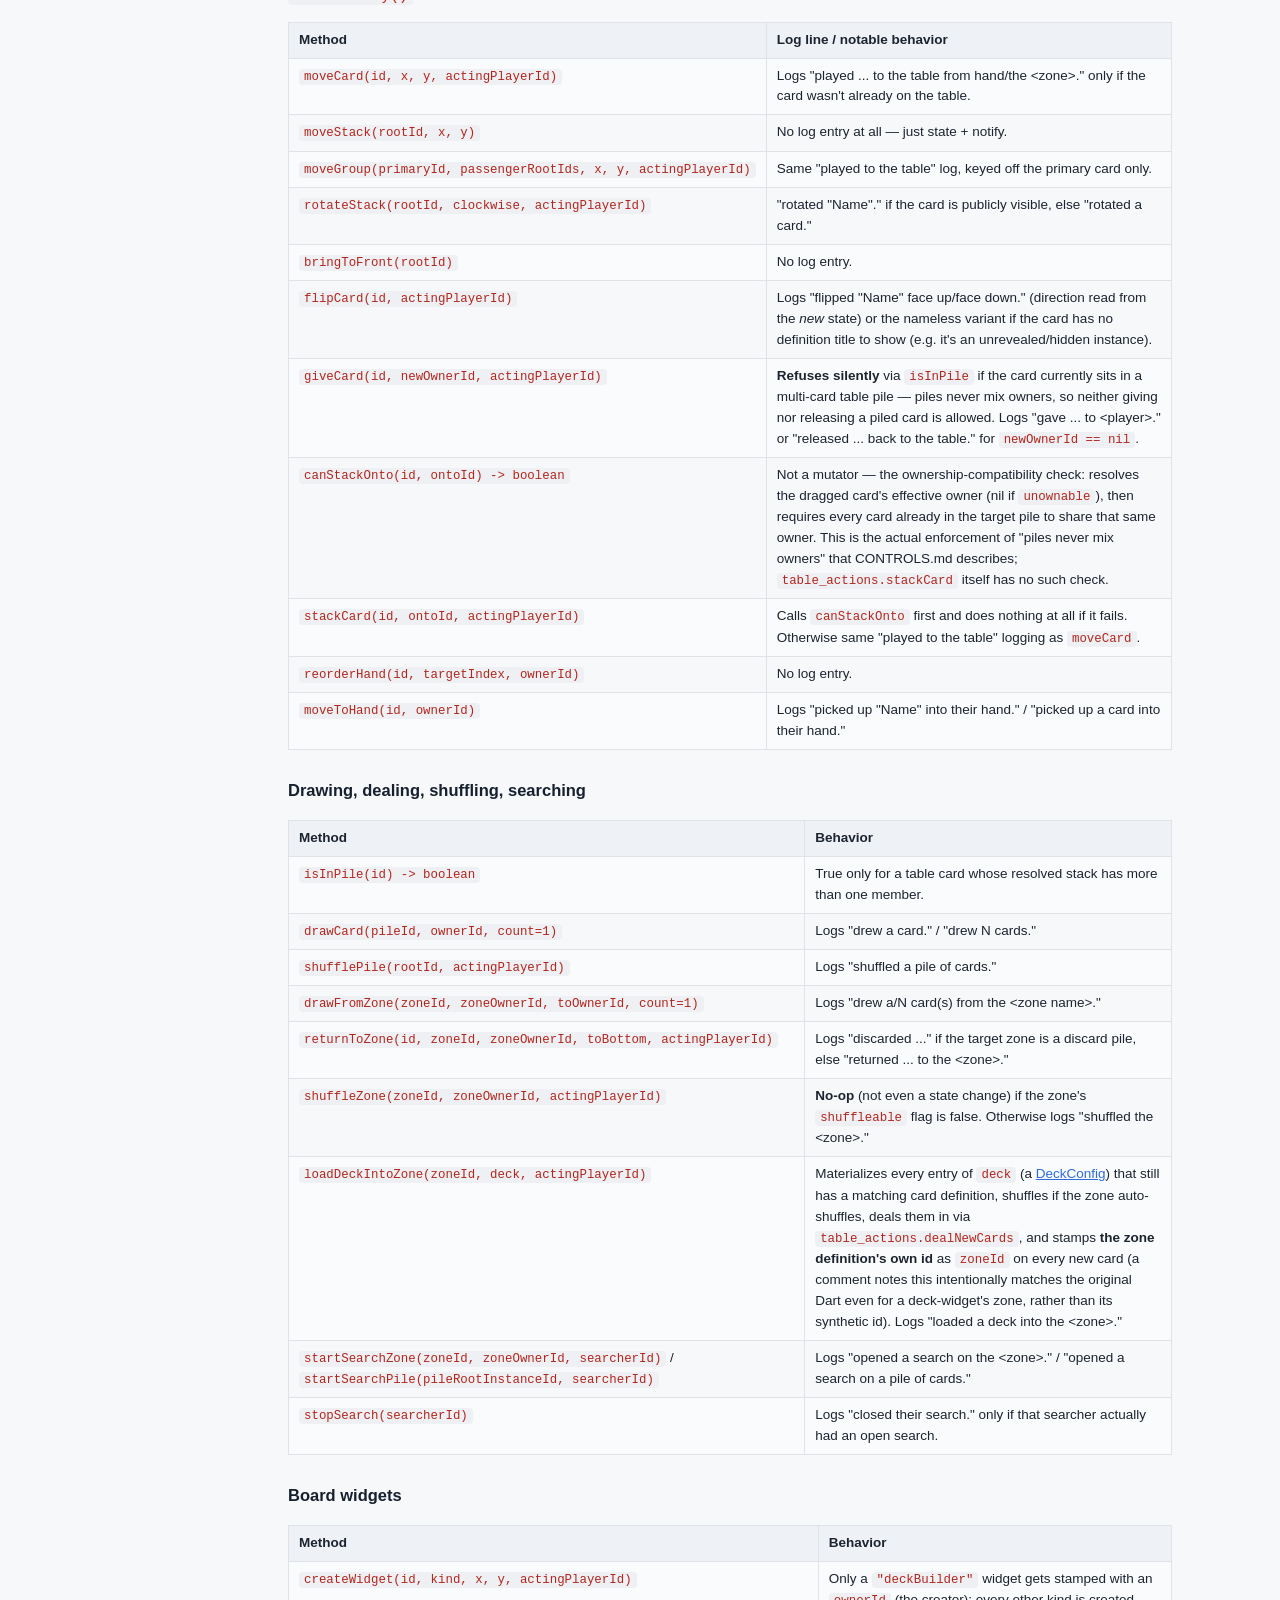
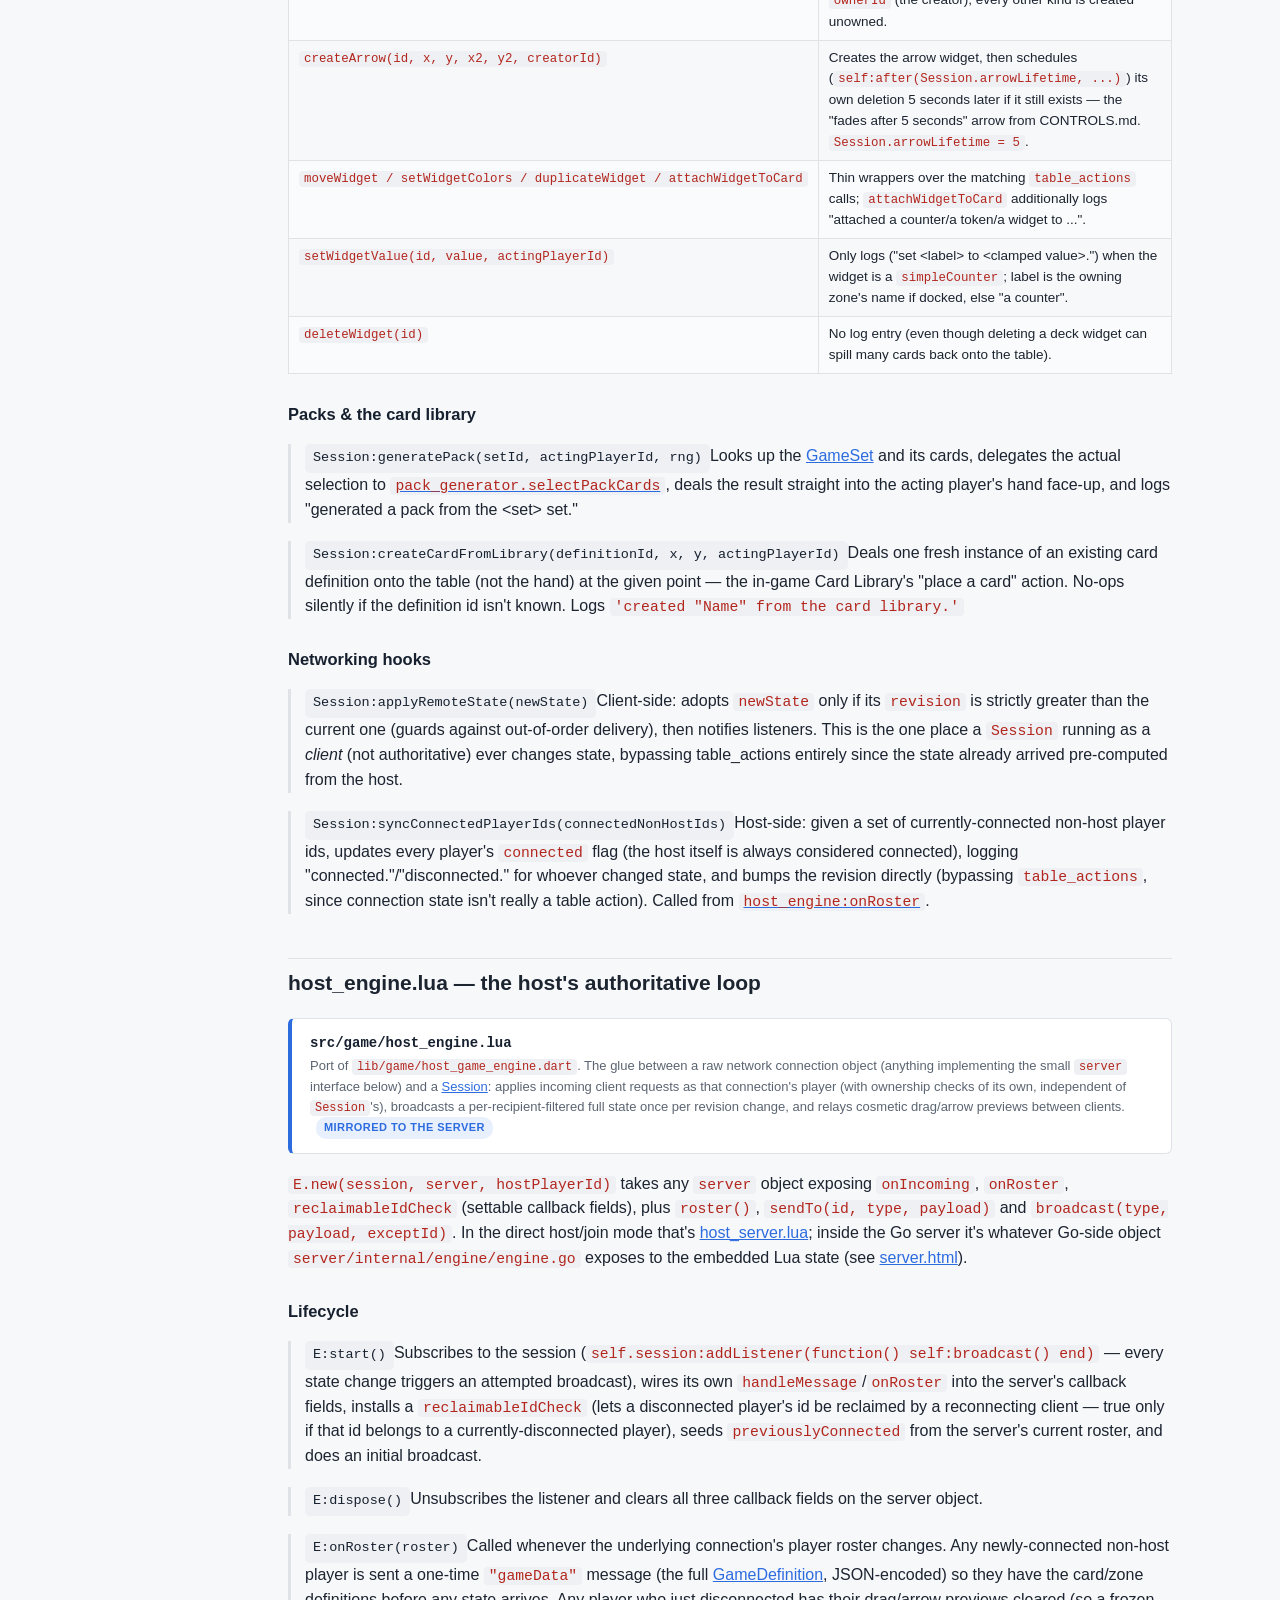
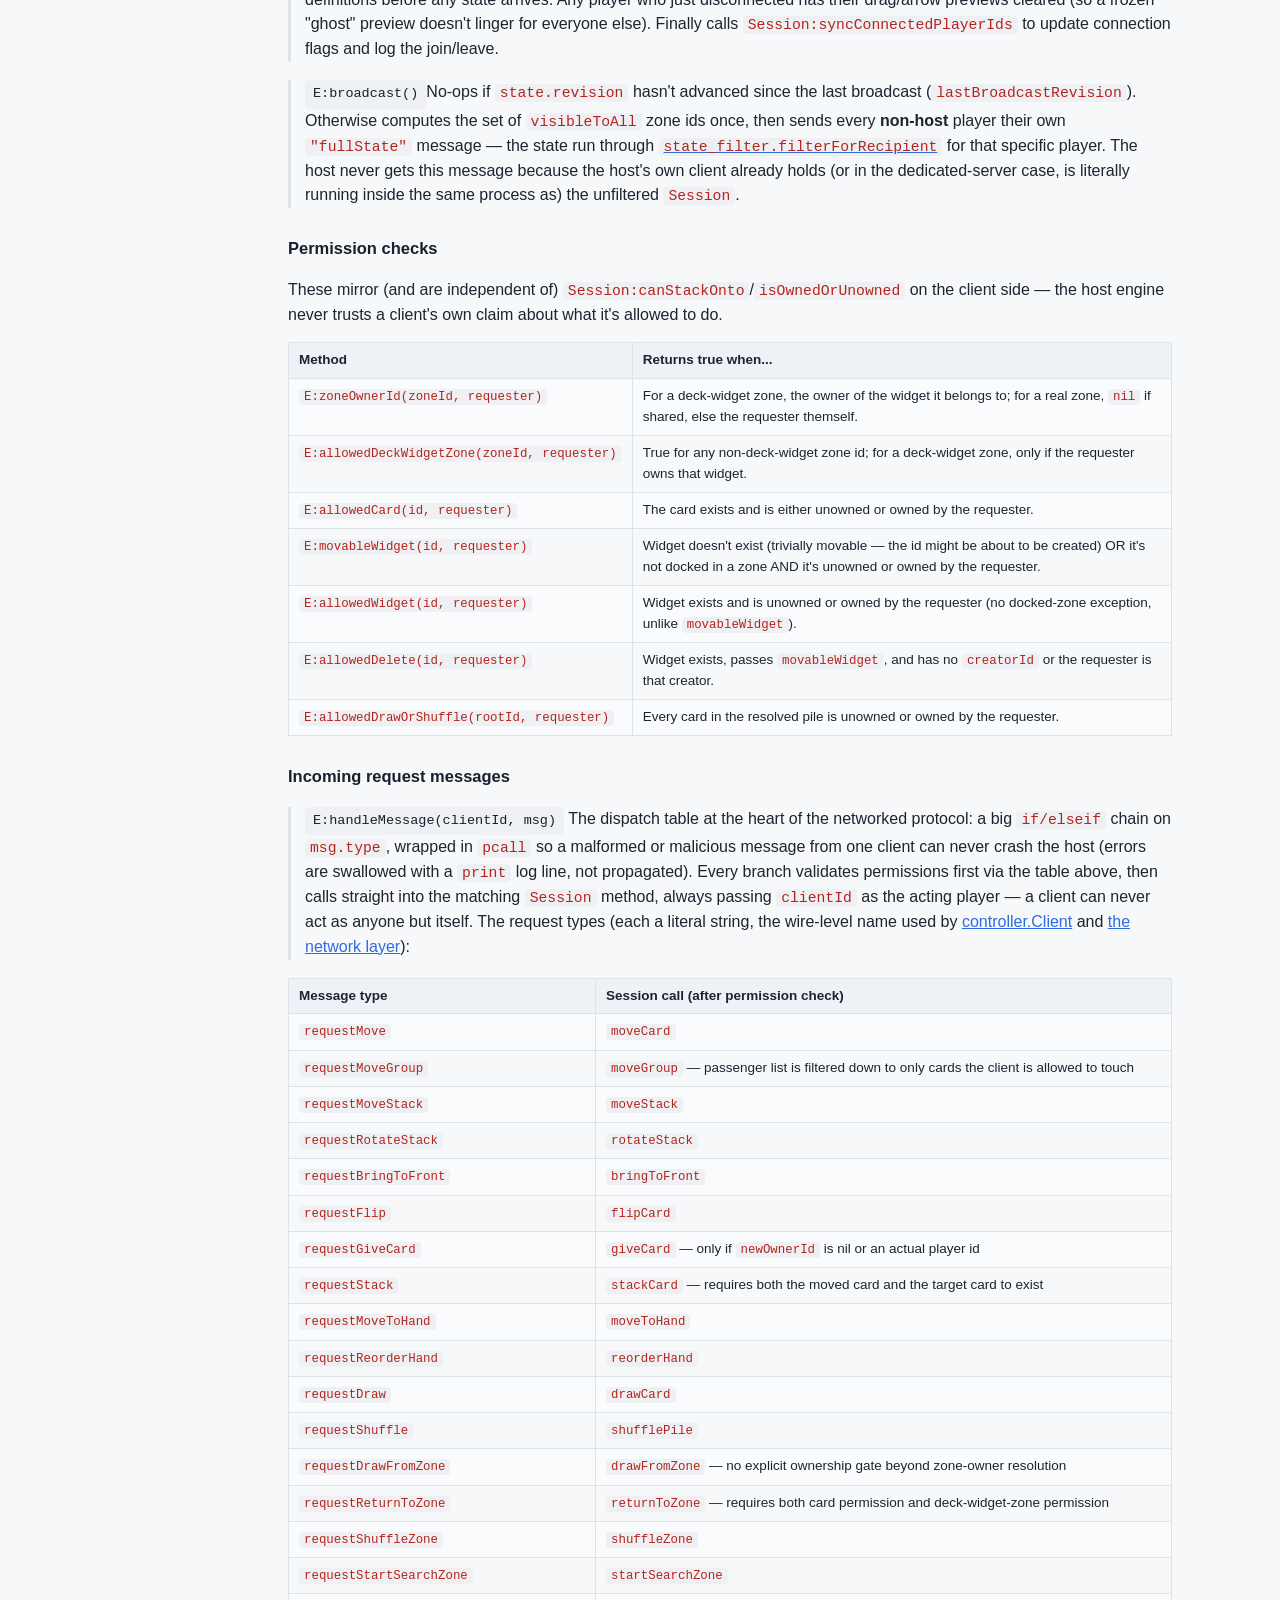
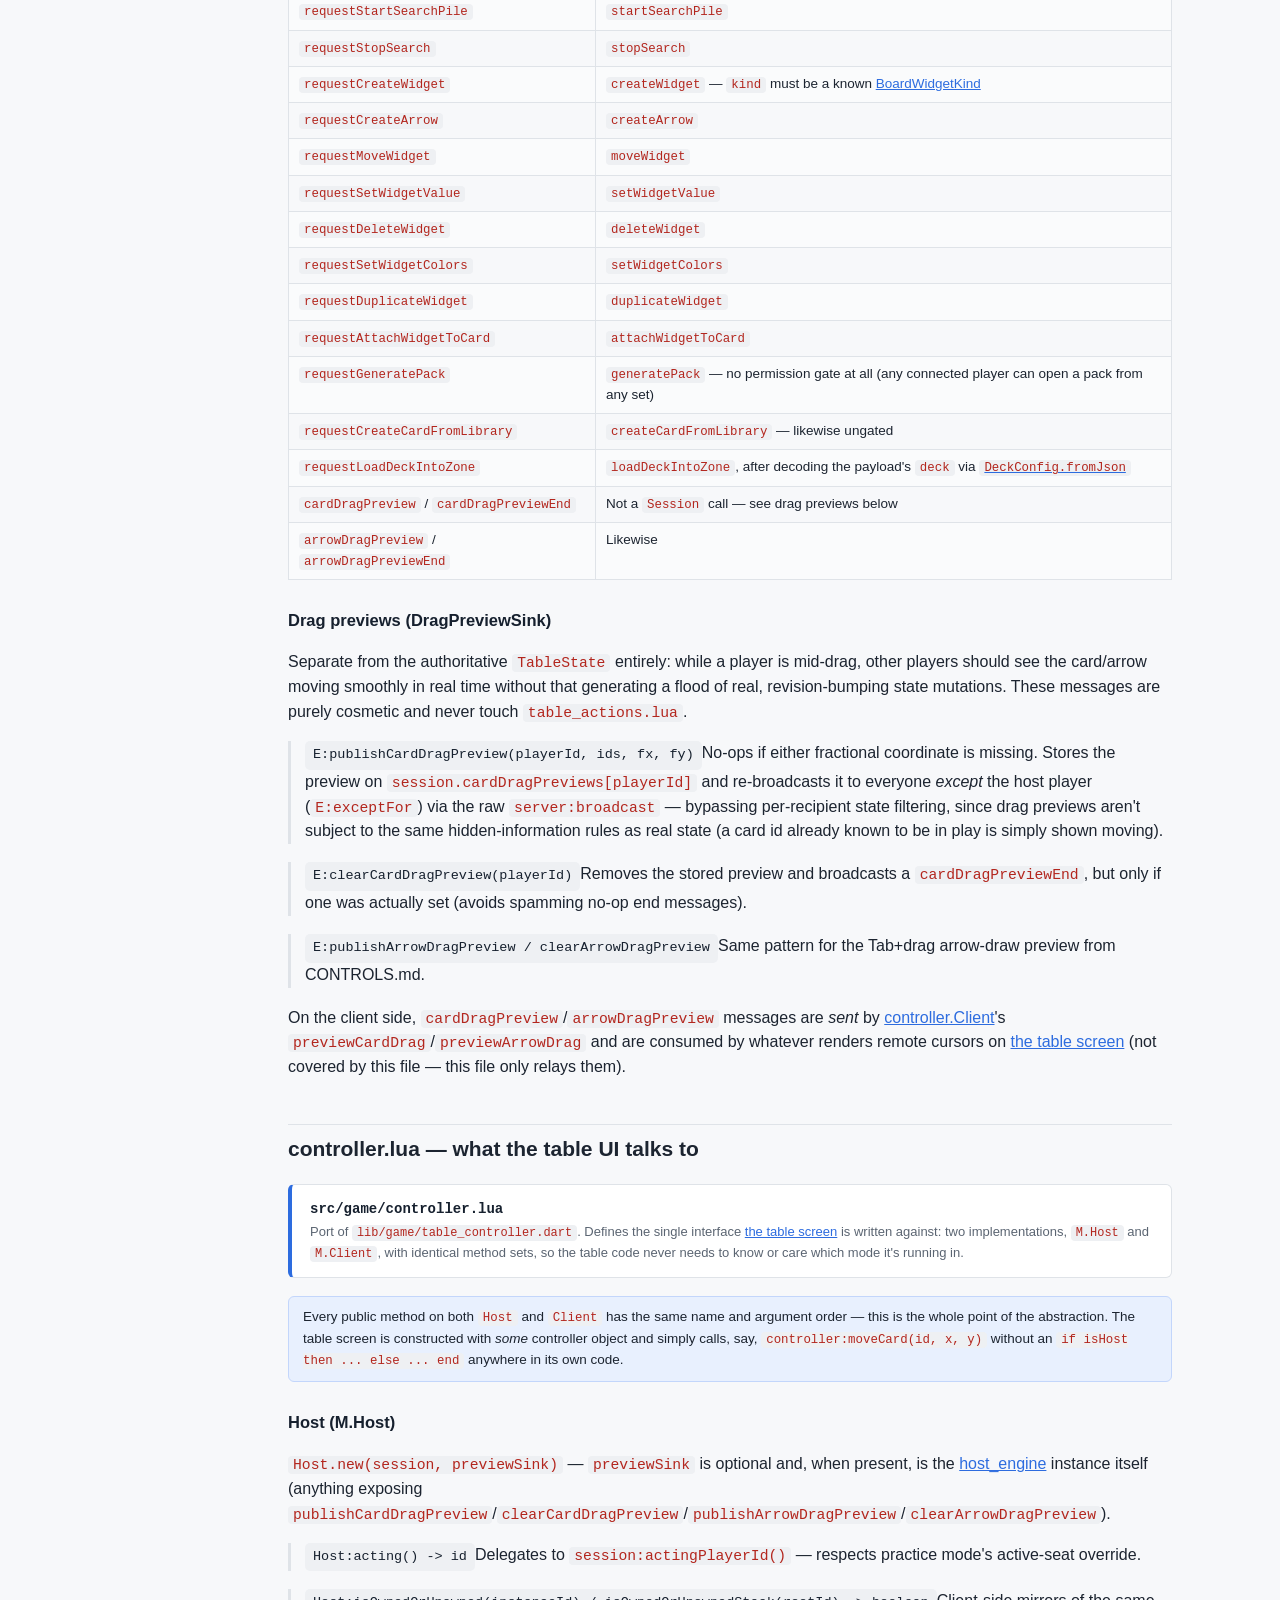
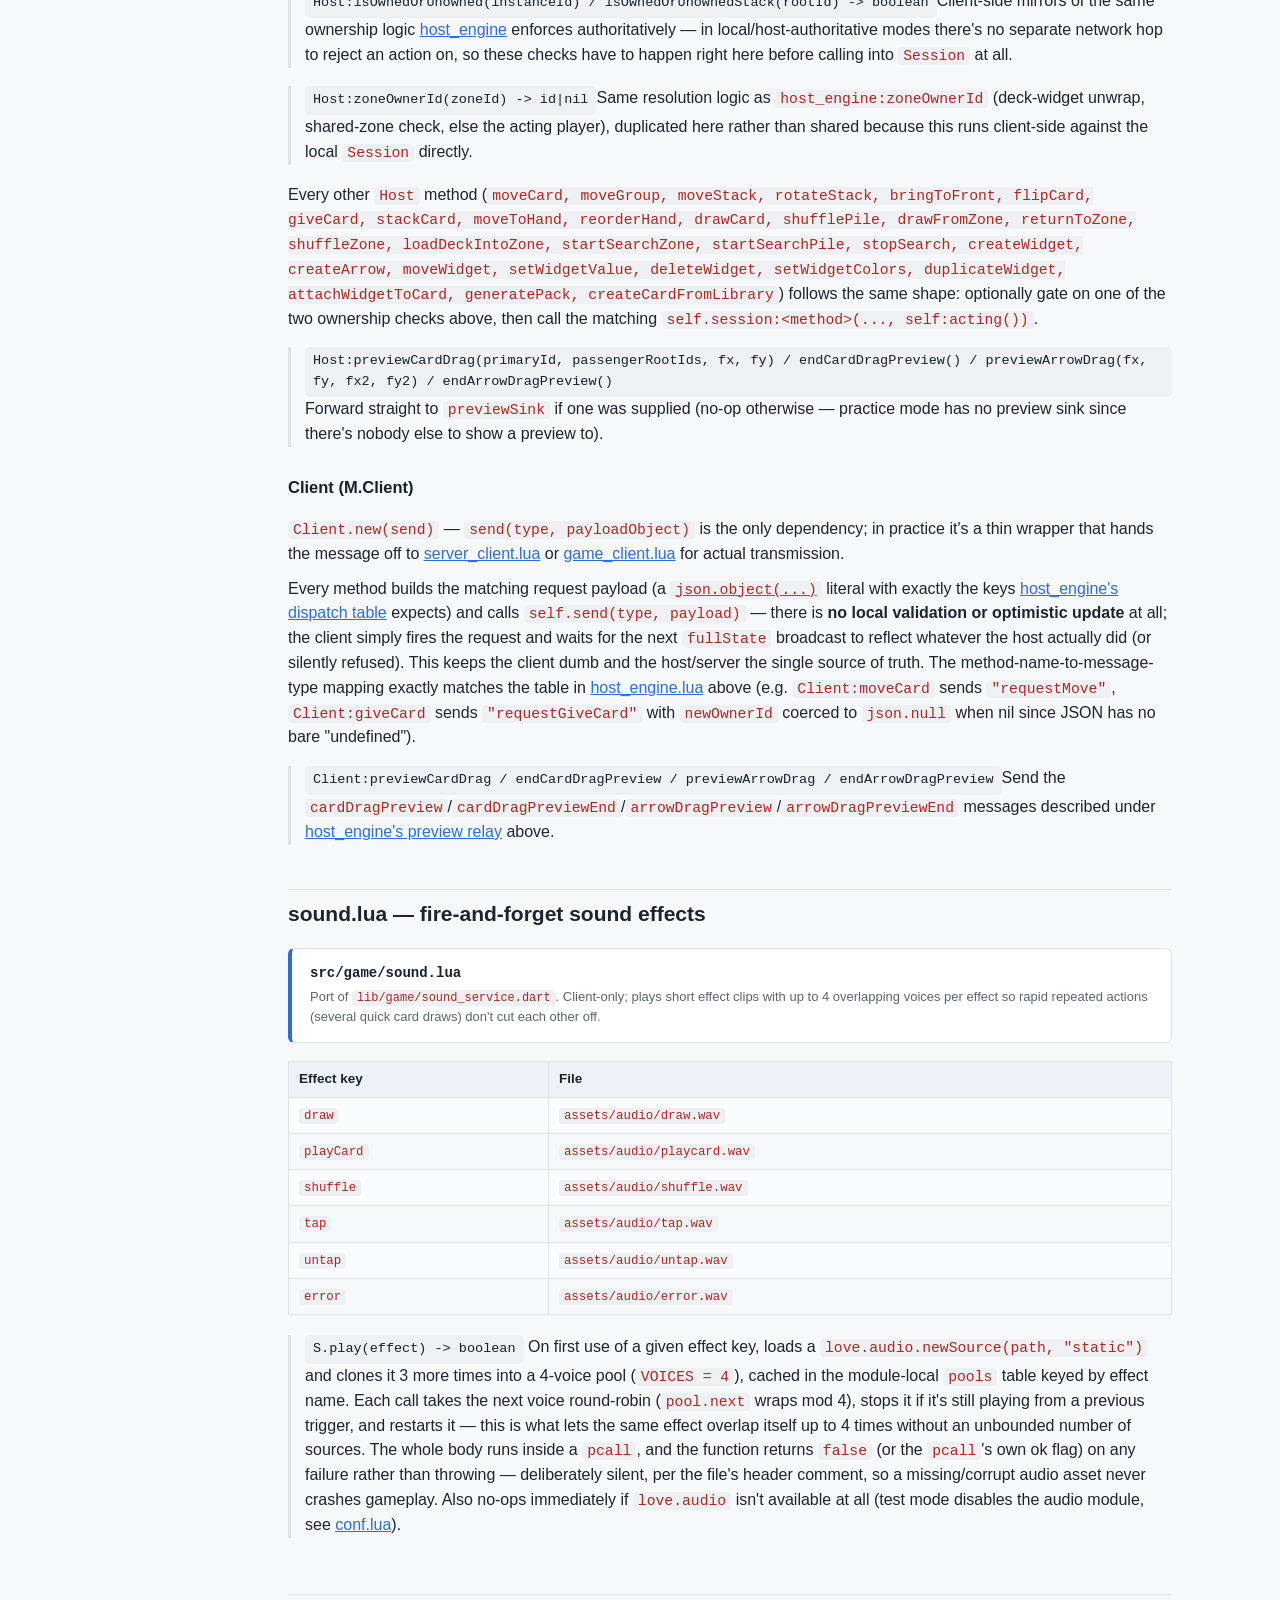
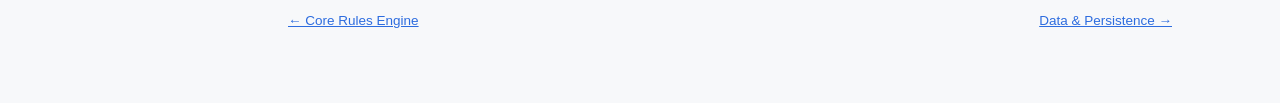
<file: docs/game.html>
<!doctype html>
<html lang="en">
<head>
<meta charset="utf-8">
<title>Game Session &amp; Controller — CardTable Docs</title>
<link rel="stylesheet" href="assets/style.css">
</head>
<body>
<nav class="sidenav">
  <a class="brand" href="index.html">CardTable<small>Codebase Documentation</small></a>
  <div class="group-label">Application</div>
  <a href="architecture.html">Architecture &amp; App Lifecycle</a>
  <a href="ui-framework.html">UI Toolkit (kit)</a>
  <div class="group-label">User Interface</div>
  <a href="ui-screens.html">Screens</a>
  <a href="ui-gamedef-editor.html">Game Definition Editor</a>
  <a href="ui-server-screens.html">Multiplayer Lobby Screens</a>
  <a href="ui-table.html">Game Table Rendering</a>
  <div class="group-label">Engine &amp; Data</div>
  <a href="core.html">Core Rules Engine</a>
  <a href="game.html" class="current">Game Session &amp; Controller</a>
  <a href="data.html">Data &amp; Persistence</a>
  <div class="group-label">Platform &amp; Network</div>
  <a href="net.html">Networking</a>
  <a href="platform.html">Platform Integration</a>
  <div class="group-label">Server</div>
  <a href="server.html">CardTable Server (Go)</a>
  <div class="group-label">Quality</div>
  <a href="tests-tools.html">Tests &amp; Tools</a>
</nav>
<main class="page">
  <header class="page-head">
    <div class="crumb"><a href="index.html">Home</a> / Engine &amp; Data</div>
    <h1>Game Session &amp; Controller <span class="badge lua">Lua</span></h1>
    <div class="subtitle">Wiring a live game session to the table screen, locally or over the network.</div>
  </header>

  <div class="toc">
    <div class="toc-title">On this page</div>
    <ul>
      <li><a href="#overview">How a game actually runs, end to end</a></li>
      <li><a href="#session-lua">session.lua — the authoritative game state</a></li>
      <li><a href="#host-engine-lua">host_engine.lua — the host's authoritative loop</a></li>
      <li><a href="#controller-lua">controller.lua — what the table UI talks to</a></li>
      <li><a href="#sound-lua">sound.lua — fire-and-forget sound effects</a></li>
    </ul>
  </div>

  <h2 id="overview">How a game actually runs, end to end</h2>
  <p>
    Of the four files on this page, two — <code>session.lua</code> and <code>host_engine.lua</code> — belong to
    the platform-agnostic engine described on <a href="core.html#shared-engine">core.html</a>: they're copied
    verbatim into <code>server/engine/src/game/</code> and can run either inside the LÖVE client (LuaJIT) or
    inside the dedicated Go server (gopher-lua). The other two, <code>controller.lua</code> and
    <code>sound.lua</code>, are client-only — <code>controller.lua</code> has no <code>love.*</code> calls itself,
    but it's only ever instantiated by client-side screen code, never by the server.
  </p>
  <p>There are three distinct ways a game ends up running, and the same engine files play different roles in each:</p>
  <table>
    <tr><th>Mode</th><th>Where <code>Session</code> lives</th><th>Where <code>host_engine.lua</code> runs</th><th>What the table talks to</th></tr>
    <tr>
      <td><strong>Local practice</strong> (<a href="ui-screens.html">practice_game.lua</a>, solo/hot-seat)</td>
      <td>In the LÖVE client process, one <code>Session</code> shared by every seat.</td>
      <td>Not used at all — there's no network, so there's nothing to broadcast or filter.</td>
      <td><code>controller.Host</code>, calling the session directly in-process. <code>Session:setActiveSeat</code> lets the UI "act as" whichever seat's avatar was clicked (CONTROLS.md: "Click a player's avatar: practice games act as that seat").</td>
    </tr>
    <tr>
      <td><strong>Direct host/join</strong> (<a href="net.html">host_server.lua</a> / <code>game_client.lua</code>, ad-hoc LAN/Discord-invite game)</td>
      <td>In the LÖVE process of whichever player is hosting.</td>
      <td>In the host's own LÖVE process, wired to that player's <code>host_server.lua</code> connection object.</td>
      <td>Host player: <code>controller.Host</code> (direct, no network hop for the host's own actions). Every other player: <code>controller.Client</code>, which turns every table action into a <code>request*</code> message sent over <a href="net.html">the network protocol</a> to the host.</td>
    </tr>
    <tr>
      <td><strong>Dedicated server game</strong> (<a href="ui-server-screens.html">room.lua</a>, via the Go lobby server)</td>
      <td>Inside the Go server process, running under gopher-lua.</td>
      <td>Also inside the Go server process, under gopher-lua — see <code>server/internal/engine/engine.go</code> on <a href="server.html">server.html</a> for exactly how Go drives this Lua object.</td>
      <td>Every connected player, host included, is a <code>controller.Client</code> talking to the server over <a href="net.html#server-client">server_client.lua</a> — nobody's local client holds the authoritative <code>Session</code> at all.</td>
    </tr>
  </table>
  <p>
    In every mode the shape above <code>host_engine</code>/<code>controller</code> is the same: a mouse action on
    <a href="ui-table.html">the table screen</a> calls a method on whatever <code>controller</code> object the
    table was constructed with. A <code>Host</code> controller validates ownership itself and calls straight into
    <code>Session</code>; a <code>Client</code> controller just serializes the call into a JSON request message and
    sends it off, trusting the remote host engine to validate and apply it, then relies on the next broadcasted
    <code>fullState</code> (filtered per-recipient by <a href="core.html#state-filter-lua">state_filter.lua</a>) to
    reflect the result back. This is why <code>Session</code> and <code>table_actions.lua</code> only need to exist
    once per authoritative copy of the game, never once per player.
  </p>

  <h2 id="session-lua">session.lua — the authoritative game state</h2>
  <div class="filecard">
    <div class="path">src/game/session.lua</div>
    <div class="role">Port of <code>lib/game/game_session.dart</code>. Owns the single authoritative
      <a href="core.html#models-tablestate">TableState</a> for a running game, wraps every
      <a href="core.html#table-actions-lua">table_actions.lua</a> call with a human-readable game-log entry, and
      notifies listeners whenever anything changes. <span class="badge">Mirrored to the server</span></div>
  </div>
  <p>
    <code>Session</code> is a plain Lua metatable-based "class" (<code>Session.__index = Session</code>). Time is
    injected: <code>opts.now</code> defaults to <code>love.timer.getTime</code>, but can be overridden (tests, or
    the gopher-lua server where there's no <code>love</code> global at all) — it drives both the game-log's elapsed
    clock and the arrow-preview lifetime timer. <code>Session:update()</code> must be called once per frame/tick to
    fire any due timers.
  </p>
  <h3 id="session-construction">Construction</h3>
  <div class="fn"><div class="sig">Session.new(opts) -&gt; Session</div>
  <code>opts</code>: <code>{game, localPlayerId, initialState, isLocalPractice, clockStart, now}</code>. Builds a
  <code>definitionsById</code> index over <code>opts.game.cards</code> up front (first-id-wins on duplicates) for
  fast card-title/metadata lookups. <code>activeSeatId</code> starts <code>nil</code>; <code>listeners</code> and
  <code>timers</code> start empty; <code>cardDragPreviews</code>/<code>arrowDragPreviews</code> (keyed by player id)
  hold other players' cosmetic drag previews, relayed by <a href="#host-engine-lua">host_engine.lua</a>.
  </div>
  <div class="fn"><div class="sig">Session.dealFromZones(opts) -&gt; Session</div>
  The main constructor for a <em>fresh</em> game. <code>opts</code>: <code>{game, players, localPlayerId,
  deckConfigsByPlayerId, sharedDeckConfigsByZoneId, isLocalPractice, now, rng}</code>. Builds the initial deal:
  <ul>
    <li>If any shared zone has <code>standardDeck = true</code>, synthesizes a full 52-card deck via
      <a href="core.html#models-standarddeck"><code>models.buildStandardDeckCards()</code></a> and merges its
      definitions in alongside the game's own.</li>
    <li>For each player, for each of their non-shared <code>"card"</code>-kind zones: if the zone
      <code>dealsBuiltDeck</code>, pulls entries from that player's chosen <code>DeckConfig</code> (or — if no deck
      configs were supplied at all, e.g. a quick practice game — from "one of everything" via
      <code>DeckConfig.full</code>-style <code>fullDeckEntries</code>); otherwise uses the zone's own fixed
      <code>entries</code>. Cards are instantiated with fresh UUIDs, shuffled first if <code>zone.autoShuffle</code>.</li>
    <li>For each player's non-shared <code>"widget"</code>-kind zones, deals a docked <code>simpleCounter</code>
      widget seeded from the zone's counter defaults.</li>
    <li>For shared zones: the standard deck's entries, a loaded shared deck config, the zone's fixed entries (if
      any, or if it's a discard pile), or — failing all of those — one of everything, in that priority order.</li>
  </ul>
  Returns a freshly-constructed <code>Session</code> wrapping the dealt <code>TableState</code> at
  <code>revision = 0</code>.
  </div>
  <div class="fn"><div class="sig">Session.localPractice(opts) -&gt; Session</div>Thin wrapper over
  <code>dealFromZones</code> that sets <code>localPlayerId = opts.players[1].id</code> and
  <code>isLocalPractice = true</code> — used by <a href="ui-screens.html">practice_game.lua</a>.</div>

  <h3 id="session-helpers">Lookups &amp; visibility</h3>
  <div class="fn"><div class="sig">Session:actingPlayerId() -&gt; id</div>Returns <code>activeSeatId</code> if set (practice mode's "act as this seat"), else <code>localPlayerId</code>.</div>
  <div class="fn"><div class="sig">Session:setActiveSeat(playerId)</div>Only takes effect when <code>isLocalPractice</code> is true — clicking an avatar in a networked game has no such effect.</div>
  <div class="fn"><div class="sig">Session:findCard(id) / findWidget(id) / definition(definitionId) / playerName(playerId)</div>Straightforward lookups via the model's own id-lookup helpers and the cached <code>definitionsById</code>.</div>
  <div class="fn"><div class="sig">Session:zoneDefinition(zoneId) -&gt; ZoneDefinition</div>Unwraps a synthetic deck-widget zone id (<a href="core.html#deck-widget-zones-lua"><code>deck_widget_zones.parse</code></a>) to find the real <code>ZoneDefinition</code> underneath; <strong>throws</strong> if the resolved id isn't a real zone — the one place in this file that errors rather than failing silently.</div>
  <div class="fn"><div class="sig">Session:isPubliclyVisible(card) -&gt; boolean</div>A card is visible to everyone only if it's face up <em>and</em> either it's on the table, or it's unowned, or it's in a zone marked <code>visibleToAll</code> (never true for a hand or a deck-widget zone). Used to decide whether a card's title can safely appear in the game log.</div>
  <div class="fn"><div class="sig">Session:titleOf(card) / revealedCardName(oldCard, newCard)</div><code>revealedCardName</code> only returns a name if the card was publicly visible <em>before or after</em> the change — this is how the log can say <em>"played a card to the table"</em> for something that was secret until just now versus naming it outright when it was already public.</div>

  <h3 id="session-log">Logging</h3>
  <div class="fn"><div class="sig">Session:elapsedMs() -&gt; integer</div><code>max(0, floor((now() - clockStart) * 1000))</code>.</div>
  <div class="fn"><div class="sig">Session:log(actingPlayerId, action)</div>Appends a new <a href="core.html#models-logentry">LogEntry</a> (<code>"&lt;player name&gt; &lt;action&gt;"</code>) directly onto <code>self.state.log</code> via <code>util.copyWith</code> — note this bypasses <code>table_actions.lua</code> entirely and does <strong>not</strong> bump the revision by itself; logging always happens alongside a real state-changing call that bumps the revision on its own.</div>
  <div class="fn"><div class="sig">Session:logPlayedToTable(actingPlayerId, oldCard, instanceId)</div>Shared helper behind the "played &lt;card&gt; to the table from hand/the &lt;zone&gt;." log lines used by several of the card operations below.</div>

  <h3 id="session-card-ops">Card operations</h3>
  <p>Each of these calls the matching pure function in <a href="core.html#table-actions-lua">table_actions.lua</a>, assigns the result back to <code>self.state</code>, appends a game-log entry describing what happened (using the pre-change card to decide what's nameable), and calls <code>self:notify()</code>.</p>
  <table>
    <tr><th>Method</th><th>Log line / notable behavior</th></tr>
    <tr><td><code>moveCard(id, x, y, actingPlayerId)</code></td><td>Logs "played ... to the table from hand/the &lt;zone&gt;." only if the card wasn't already on the table.</td></tr>
    <tr><td><code>moveStack(rootId, x, y)</code></td><td>No log entry at all — just state + notify.</td></tr>
    <tr><td><code>moveGroup(primaryId, passengerRootIds, x, y, actingPlayerId)</code></td><td>Same "played to the table" log, keyed off the primary card only.</td></tr>
    <tr><td><code>rotateStack(rootId, clockwise, actingPlayerId)</code></td><td>"rotated &quot;Name&quot;." if the card is publicly visible, else "rotated a card."</td></tr>
    <tr><td><code>bringToFront(rootId)</code></td><td>No log entry.</td></tr>
    <tr><td><code>flipCard(id, actingPlayerId)</code></td><td>Logs "flipped &quot;Name&quot; face up/face down." (direction read from the <em>new</em> state) or the nameless variant if the card has no definition title to show (e.g. it's an unrevealed/hidden instance).</td></tr>
    <tr><td><code>giveCard(id, newOwnerId, actingPlayerId)</code></td><td><strong>Refuses silently</strong> via <code>isInPile</code> if the card currently sits in a multi-card table pile — piles never mix owners, so neither giving nor releasing a piled card is allowed. Logs "gave ... to &lt;player&gt;." or "released ... back to the table." for <code>newOwnerId == nil</code>.</td></tr>
    <tr><td><code>canStackOnto(id, ontoId) -&gt; boolean</code></td><td>Not a mutator — the ownership-compatibility check: resolves the dragged card's effective owner (nil if <code>unownable</code>), then requires every card already in the target pile to share that same owner. This is the actual enforcement of "piles never mix owners" that CONTROLS.md describes; <code>table_actions.stackCard</code> itself has no such check.</td></tr>
    <tr><td><code>stackCard(id, ontoId, actingPlayerId)</code></td><td>Calls <code>canStackOnto</code> first and does nothing at all if it fails. Otherwise same "played to the table" logging as <code>moveCard</code>.</td></tr>
    <tr><td><code>reorderHand(id, targetIndex, ownerId)</code></td><td>No log entry.</td></tr>
    <tr><td><code>moveToHand(id, ownerId)</code></td><td>Logs "picked up &quot;Name&quot; into their hand." / "picked up a card into their hand."</td></tr>
  </table>

  <h3 id="session-draw-deal">Drawing, dealing, shuffling, searching</h3>
  <table>
    <tr><th>Method</th><th>Behavior</th></tr>
    <tr><td><code>isInPile(id) -&gt; boolean</code></td><td>True only for a table card whose resolved stack has more than one member.</td></tr>
    <tr><td><code>drawCard(pileId, ownerId, count=1)</code></td><td>Logs "drew a card." / "drew N cards."</td></tr>
    <tr><td><code>shufflePile(rootId, actingPlayerId)</code></td><td>Logs "shuffled a pile of cards."</td></tr>
    <tr><td><code>drawFromZone(zoneId, zoneOwnerId, toOwnerId, count=1)</code></td><td>Logs "drew a/N card(s) from the &lt;zone name&gt;."</td></tr>
    <tr><td><code>returnToZone(id, zoneId, zoneOwnerId, toBottom, actingPlayerId)</code></td><td>Logs "discarded ..." if the target zone is a discard pile, else "returned ... to the &lt;zone&gt;."</td></tr>
    <tr><td><code>shuffleZone(zoneId, zoneOwnerId, actingPlayerId)</code></td><td><strong>No-op</strong> (not even a state change) if the zone's <code>shuffleable</code> flag is false. Otherwise logs "shuffled the &lt;zone&gt;."</td></tr>
    <tr><td><code>loadDeckIntoZone(zoneId, deck, actingPlayerId)</code></td><td>Materializes every entry of <code>deck</code> (a <a href="core.html#models-deck">DeckConfig</a>) that still has a matching card definition, shuffles if the zone auto-shuffles, deals them in via <code>table_actions.dealNewCards</code>, and stamps <strong>the zone definition's own id</strong> as <code>zoneId</code> on every new card (a comment notes this intentionally matches the original Dart even for a deck-widget's zone, rather than its synthetic id). Logs "loaded a deck into the &lt;zone&gt;."</td></tr>
    <tr><td><code>startSearchZone(zoneId, zoneOwnerId, searcherId)</code> / <code>startSearchPile(pileRootInstanceId, searcherId)</code></td><td>Logs "opened a search on the &lt;zone&gt;." / "opened a search on a pile of cards."</td></tr>
    <tr><td><code>stopSearch(searcherId)</code></td><td>Logs "closed their search." only if that searcher actually had an open search.</td></tr>
  </table>

  <h3 id="session-widgets">Board widgets</h3>
  <table>
    <tr><th>Method</th><th>Behavior</th></tr>
    <tr><td><code>createWidget(id, kind, x, y, actingPlayerId)</code></td><td>Only a <code>"deckBuilder"</code> widget gets stamped with an <code>ownerId</code> (the creator); every other kind is created unowned.</td></tr>
    <tr><td><code>createArrow(id, x, y, x2, y2, creatorId)</code></td><td>Creates the arrow widget, then schedules (<code>self:after(Session.arrowLifetime, ...)</code>) its own deletion 5 seconds later if it still exists — the "fades after 5 seconds" arrow from CONTROLS.md. <code>Session.arrowLifetime = 5</code>.</td></tr>
    <tr><td><code>moveWidget / setWidgetColors / duplicateWidget / attachWidgetToCard</code></td><td>Thin wrappers over the matching <code>table_actions</code> calls; <code>attachWidgetToCard</code> additionally logs "attached a counter/a token/a widget to ...".</td></tr>
    <tr><td><code>setWidgetValue(id, value, actingPlayerId)</code></td><td>Only logs ("set &lt;label&gt; to &lt;clamped value&gt;.") when the widget is a <code>simpleCounter</code>; label is the owning zone's name if docked, else "a counter".</td></tr>
    <tr><td><code>deleteWidget(id)</code></td><td>No log entry (even though deleting a deck widget can spill many cards back onto the table).</td></tr>
  </table>

  <h3 id="session-packs-library">Packs &amp; the card library</h3>
  <div class="fn"><div class="sig">Session:generatePack(setId, actingPlayerId, rng)</div>Looks up the <a href="core.html#models-pack-set-tag">GameSet</a> and its cards, delegates the actual selection to <a href="core.html#pack-generator-lua"><code>pack_generator.selectPackCards</code></a>, deals the result straight into the acting player's hand face-up, and logs "generated a pack from the &lt;set&gt; set."</div>
  <div class="fn"><div class="sig">Session:createCardFromLibrary(definitionId, x, y, actingPlayerId)</div>Deals one fresh instance of an existing card definition onto the table (not the hand) at the given point — the in-game Card Library's "place a card" action. No-ops silently if the definition id isn't known. Logs <code>'created "Name" from the card library.'</code></div>

  <h3 id="session-networking">Networking hooks</h3>
  <div class="fn"><div class="sig">Session:applyRemoteState(newState)</div>Client-side: adopts <code>newState</code> only if its <code>revision</code> is strictly greater than the current one (guards against out-of-order delivery), then notifies listeners. This is the one place a <code>Session</code> running as a <em>client</em> (not authoritative) ever changes state, bypassing table_actions entirely since the state already arrived pre-computed from the host.</div>
  <div class="fn"><div class="sig">Session:syncConnectedPlayerIds(connectedNonHostIds)</div>Host-side: given a set of currently-connected non-host player ids, updates every player's <code>connected</code> flag (the host itself is always considered connected), logging "connected."/"disconnected." for whoever changed state, and bumps the revision directly (bypassing <code>table_actions</code>, since connection state isn't really a table action). Called from <a href="#host-engine-lua"><code>host_engine:onRoster</code></a>.</div>

  <h2 id="host-engine-lua">host_engine.lua — the host's authoritative loop</h2>
  <div class="filecard">
    <div class="path">src/game/host_engine.lua</div>
    <div class="role">Port of <code>lib/game/host_game_engine.dart</code>. The glue between a raw network connection
      object (anything implementing the small <code>server</code> interface below) and a <a href="#session-lua">Session</a>:
      applies incoming client requests as that connection's player (with ownership checks of its own, independent
      of <code>Session</code>'s), broadcasts a per-recipient-filtered full state once per revision change, and
      relays cosmetic drag/arrow previews between clients. <span class="badge">Mirrored to the server</span></div>
  </div>
  <p>
    <code>E.new(session, server, hostPlayerId)</code> takes any <code>server</code> object exposing
    <code>onIncoming</code>, <code>onRoster</code>, <code>reclaimableIdCheck</code> (settable callback fields),
    plus <code>roster()</code>, <code>sendTo(id, type, payload)</code> and <code>broadcast(type, payload,
    exceptId)</code>. In the direct host/join mode that's <a href="net.html#host-server">host_server.lua</a>;
    inside the Go server it's whatever Go-side object <code>server/internal/engine/engine.go</code> exposes to the
    embedded Lua state (see <a href="server.html">server.html</a>).
  </p>
  <h3 id="host-engine-lifecycle">Lifecycle</h3>
  <div class="fn"><div class="sig">E:start()</div>Subscribes to the session (<code>self.session:addListener(function() self:broadcast() end)</code> — every state change triggers an attempted broadcast), wires its own <code>handleMessage</code>/<code>onRoster</code> into the server's callback fields, installs a <code>reclaimableIdCheck</code> (lets a disconnected player's id be reclaimed by a reconnecting client — true only if that id belongs to a currently-disconnected player), seeds <code>previouslyConnected</code> from the server's current roster, and does an initial broadcast.</div>
  <div class="fn"><div class="sig">E:dispose()</div>Unsubscribes the listener and clears all three callback fields on the server object.</div>
  <div class="fn"><div class="sig">E:onRoster(roster)</div>Called whenever the underlying connection's player roster changes. Any newly-connected non-host player is sent a one-time <code>"gameData"</code> message (the full <a href="core.html#models-gamedefinition">GameDefinition</a>, JSON-encoded) so they have the card/zone definitions before any state arrives. Any player who just disconnected has their drag/arrow previews cleared (so a frozen "ghost" preview doesn't linger for everyone else). Finally calls <code>Session:syncConnectedPlayerIds</code> to update connection flags and log the join/leave.</div>
  <div class="fn"><div class="sig">E:broadcast()</div>No-ops if <code>state.revision</code> hasn't advanced since the last broadcast (<code>lastBroadcastRevision</code>). Otherwise computes the set of <code>visibleToAll</code> zone ids once, then sends every <strong>non-host</strong> player their own <code>"fullState"</code> message — the state run through <a href="core.html#state-filter-lua"><code>state_filter.filterForRecipient</code></a> for that specific player. The host never gets this message because the host's own client already holds (or in the dedicated-server case, is literally running inside the same process as) the unfiltered <code>Session</code>.</div>

  <h3 id="host-engine-permissions">Permission checks</h3>
  <p>These mirror (and are independent of) <code>Session:canStackOnto</code>/<code>isOwnedOrUnowned</code> on the client side — the host engine never trusts a client's own claim about what it's allowed to do.</p>
  <table>
    <tr><th>Method</th><th>Returns true when...</th></tr>
    <tr><td><code>E:zoneOwnerId(zoneId, requester)</code></td><td>For a deck-widget zone, the owner of the widget it belongs to; for a real zone, <code>nil</code> if shared, else the requester themself.</td></tr>
    <tr><td><code>E:allowedDeckWidgetZone(zoneId, requester)</code></td><td>True for any non-deck-widget zone id; for a deck-widget zone, only if the requester owns that widget.</td></tr>
    <tr><td><code>E:allowedCard(id, requester)</code></td><td>The card exists and is either unowned or owned by the requester.</td></tr>
    <tr><td><code>E:movableWidget(id, requester)</code></td><td>Widget doesn't exist (trivially movable — the id might be about to be created) OR it's not docked in a zone AND it's unowned or owned by the requester.</td></tr>
    <tr><td><code>E:allowedWidget(id, requester)</code></td><td>Widget exists and is unowned or owned by the requester (no docked-zone exception, unlike <code>movableWidget</code>).</td></tr>
    <tr><td><code>E:allowedDelete(id, requester)</code></td><td>Widget exists, passes <code>movableWidget</code>, and has no <code>creatorId</code> or the requester is that creator.</td></tr>
    <tr><td><code>E:allowedDrawOrShuffle(rootId, requester)</code></td><td>Every card in the resolved pile is unowned or owned by the requester.</td></tr>
  </table>

  <h3 id="host-engine-messages">Incoming request messages</h3>
  <div class="fn"><div class="sig">E:handleMessage(clientId, msg)</div>
  The dispatch table at the heart of the networked protocol: a big <code>if/elseif</code> chain on <code>msg.type</code>,
  wrapped in <code>pcall</code> so a malformed or malicious message from one client can never crash the host (errors
  are swallowed with a <code>print</code> log line, not propagated). Every branch validates permissions first via the
  table above, then calls straight into the matching <code>Session</code> method, always passing <code>clientId</code>
  as the acting player — a client can never act as anyone but itself. The request types (each a literal string, the
  wire-level name used by <a href="#controller-lua">controller.Client</a> and <a href="net.html">the network layer</a>):
  </div>
  <table>
    <tr><th>Message type</th><th>Session call (after permission check)</th></tr>
    <tr><td><code>requestMove</code></td><td><code>moveCard</code></td></tr>
    <tr><td><code>requestMoveGroup</code></td><td><code>moveGroup</code> — passenger list is filtered down to only cards the client is allowed to touch</td></tr>
    <tr><td><code>requestMoveStack</code></td><td><code>moveStack</code></td></tr>
    <tr><td><code>requestRotateStack</code></td><td><code>rotateStack</code></td></tr>
    <tr><td><code>requestBringToFront</code></td><td><code>bringToFront</code></td></tr>
    <tr><td><code>requestFlip</code></td><td><code>flipCard</code></td></tr>
    <tr><td><code>requestGiveCard</code></td><td><code>giveCard</code> — only if <code>newOwnerId</code> is nil or an actual player id</td></tr>
    <tr><td><code>requestStack</code></td><td><code>stackCard</code> — requires both the moved card and the target card to exist</td></tr>
    <tr><td><code>requestMoveToHand</code></td><td><code>moveToHand</code></td></tr>
    <tr><td><code>requestReorderHand</code></td><td><code>reorderHand</code></td></tr>
    <tr><td><code>requestDraw</code></td><td><code>drawCard</code></td></tr>
    <tr><td><code>requestShuffle</code></td><td><code>shufflePile</code></td></tr>
    <tr><td><code>requestDrawFromZone</code></td><td><code>drawFromZone</code> — no explicit ownership gate beyond zone-owner resolution</td></tr>
    <tr><td><code>requestReturnToZone</code></td><td><code>returnToZone</code> — requires both card permission and deck-widget-zone permission</td></tr>
    <tr><td><code>requestShuffleZone</code></td><td><code>shuffleZone</code></td></tr>
    <tr><td><code>requestStartSearchZone</code></td><td><code>startSearchZone</code></td></tr>
    <tr><td><code>requestStartSearchPile</code></td><td><code>startSearchPile</code></td></tr>
    <tr><td><code>requestStopSearch</code></td><td><code>stopSearch</code></td></tr>
    <tr><td><code>requestCreateWidget</code></td><td><code>createWidget</code> — <code>kind</code> must be a known <a href="core.html#models-constants">BoardWidgetKind</a></td></tr>
    <tr><td><code>requestCreateArrow</code></td><td><code>createArrow</code></td></tr>
    <tr><td><code>requestMoveWidget</code></td><td><code>moveWidget</code></td></tr>
    <tr><td><code>requestSetWidgetValue</code></td><td><code>setWidgetValue</code></td></tr>
    <tr><td><code>requestDeleteWidget</code></td><td><code>deleteWidget</code></td></tr>
    <tr><td><code>requestSetWidgetColors</code></td><td><code>setWidgetColors</code></td></tr>
    <tr><td><code>requestDuplicateWidget</code></td><td><code>duplicateWidget</code></td></tr>
    <tr><td><code>requestAttachWidgetToCard</code></td><td><code>attachWidgetToCard</code></td></tr>
    <tr><td><code>requestGeneratePack</code></td><td><code>generatePack</code> — no permission gate at all (any connected player can open a pack from any set)</td></tr>
    <tr><td><code>requestCreateCardFromLibrary</code></td><td><code>createCardFromLibrary</code> — likewise ungated</td></tr>
    <tr><td><code>requestLoadDeckIntoZone</code></td><td><code>loadDeckIntoZone</code>, after decoding the payload's <code>deck</code> via <a href="core.html#models-deck"><code>DeckConfig.fromJson</code></a></td></tr>
    <tr><td><code>cardDragPreview</code> / <code>cardDragPreviewEnd</code></td><td>Not a <code>Session</code> call — see drag previews below</td></tr>
    <tr><td><code>arrowDragPreview</code> / <code>arrowDragPreviewEnd</code></td><td>Likewise</td></tr>
  </table>

  <h3 id="host-engine-previews">Drag previews (DragPreviewSink)</h3>
  <p>
    Separate from the authoritative <code>TableState</code> entirely: while a player is mid-drag, other players
    should see the card/arrow moving smoothly in real time without that generating a flood of real,
    revision-bumping state mutations. These messages are purely cosmetic and never touch <code>table_actions.lua</code>.
  </p>
  <div class="fn"><div class="sig">E:publishCardDragPreview(playerId, ids, fx, fy)</div>No-ops if either fractional coordinate is missing. Stores the preview on <code>session.cardDragPreviews[playerId]</code> and re-broadcasts it to everyone <em>except</em> the host player (<code>E:exceptFor</code>) via the raw <code>server:broadcast</code> — bypassing per-recipient state filtering, since drag previews aren't subject to the same hidden-information rules as real state (a card id already known to be in play is simply shown moving).</div>
  <div class="fn"><div class="sig">E:clearCardDragPreview(playerId)</div>Removes the stored preview and broadcasts a <code>cardDragPreviewEnd</code>, but only if one was actually set (avoids spamming no-op end messages).</div>
  <div class="fn"><div class="sig">E:publishArrowDragPreview / clearArrowDragPreview</div>Same pattern for the Tab+drag arrow-draw preview from CONTROLS.md.</div>
  <p>On the client side, <code>cardDragPreview</code>/<code>arrowDragPreview</code> messages are <em>sent</em> by <a href="#controller-lua">controller.Client</a>'s <code>previewCardDrag</code>/<code>previewArrowDrag</code> and are consumed by whatever renders remote cursors on <a href="ui-table.html">the table screen</a> (not covered by this file — this file only relays them).</p>

  <h2 id="controller-lua">controller.lua — what the table UI talks to</h2>
  <div class="filecard">
    <div class="path">src/game/controller.lua</div>
    <div class="role">Port of <code>lib/game/table_controller.dart</code>. Defines the single interface
      <a href="ui-table.html">the table screen</a> is written against: two implementations,
      <code>M.Host</code> and <code>M.Client</code>, with identical method sets, so the table code never needs to
      know or care which mode it's running in.</div>
  </div>
  <div class="note">
    Every public method on both <code>Host</code> and <code>Client</code> has the same name and argument order — this
    is the whole point of the abstraction. The table screen is constructed with <em>some</em> controller object and
    simply calls, say, <code>controller:moveCard(id, x, y)</code> without an <code>if isHost then ... else ...
    end</code> anywhere in its own code.
  </div>

  <h3 id="controller-host">Host (M.Host)</h3>
  <p><code>Host.new(session, previewSink)</code> — <code>previewSink</code> is optional and, when present, is the <a href="#host-engine-lua">host_engine</a> instance itself (anything exposing <code>publishCardDragPreview</code>/<code>clearCardDragPreview</code>/<code>publishArrowDragPreview</code>/<code>clearArrowDragPreview</code>).</p>
  <div class="fn"><div class="sig">Host:acting() -&gt; id</div>Delegates to <code>session:actingPlayerId()</code> — respects practice mode's active-seat override.</div>
  <div class="fn"><div class="sig">Host:isOwnedOrUnowned(instanceId) / isOwnedOrUnownedStack(rootId) -&gt; boolean</div>Client-side mirrors of the same ownership logic <a href="#host-engine-permissions">host_engine</a> enforces authoritatively — in local/host-authoritative modes there's no separate network hop to reject an action on, so these checks have to happen right here before calling into <code>Session</code> at all.</div>
  <div class="fn"><div class="sig">Host:zoneOwnerId(zoneId) -&gt; id|nil</div>Same resolution logic as <code>host_engine:zoneOwnerId</code> (deck-widget unwrap, shared-zone check, else the acting player), duplicated here rather than shared because this runs client-side against the local <code>Session</code> directly.</div>
  <p>Every other <code>Host</code> method (<code>moveCard, moveGroup, moveStack, rotateStack, bringToFront, flipCard, giveCard, stackCard, moveToHand, reorderHand, drawCard, shufflePile, drawFromZone, returnToZone, shuffleZone, loadDeckIntoZone, startSearchZone, startSearchPile, stopSearch, createWidget, createArrow, moveWidget, setWidgetValue, deleteWidget, setWidgetColors, duplicateWidget, attachWidgetToCard, generatePack, createCardFromLibrary</code>) follows the same shape: optionally gate on one of the two ownership checks above, then call the matching <code>self.session:&lt;method&gt;(..., self:acting())</code>.</p>
  <div class="fn"><div class="sig">Host:previewCardDrag(primaryId, passengerRootIds, fx, fy) / endCardDragPreview() / previewArrowDrag(fx, fy, fx2, fy2) / endArrowDragPreview()</div>Forward straight to <code>previewSink</code> if one was supplied (no-op otherwise — practice mode has no preview sink since there's nobody else to show a preview to).</div>

  <h3 id="controller-client">Client (M.Client)</h3>
  <p><code>Client.new(send)</code> — <code>send(type, payloadObject)</code> is the only dependency; in practice it's a thin wrapper that hands the message off to <a href="net.html#server-client">server_client.lua</a> or <a href="net.html#game-client">game_client.lua</a> for actual transmission.</p>
  <p>Every method builds the matching request payload (a <a href="core.html#json-lua"><code>json.object(...)</code></a> literal with exactly the keys <a href="#host-engine-messages">host_engine's dispatch table</a> expects) and calls <code>self.send(type, payload)</code> — there is <strong>no local validation or optimistic update</strong> at all; the client simply fires the request and waits for the next <code>fullState</code> broadcast to reflect whatever the host actually did (or silently refused). This keeps the client dumb and the host/server the single source of truth. The method-name-to-message-type mapping exactly matches the table in <a href="#host-engine-messages">host_engine.lua</a> above (e.g. <code>Client:moveCard</code> sends <code>"requestMove"</code>, <code>Client:giveCard</code> sends <code>"requestGiveCard"</code> with <code>newOwnerId</code> coerced to <code>json.null</code> when nil since JSON has no bare "undefined").</p>
  <div class="fn"><div class="sig">Client:previewCardDrag / endCardDragPreview / previewArrowDrag / endArrowDragPreview</div>Send the <code>cardDragPreview</code>/<code>cardDragPreviewEnd</code>/<code>arrowDragPreview</code>/<code>arrowDragPreviewEnd</code> messages described under <a href="#host-engine-previews">host_engine's preview relay</a> above.</div>

  <h2 id="sound-lua">sound.lua — fire-and-forget sound effects</h2>
  <div class="filecard">
    <div class="path">src/game/sound.lua</div>
    <div class="role">Port of <code>lib/game/sound_service.dart</code>. Client-only; plays short effect clips with
      up to 4 overlapping voices per effect so rapid repeated actions (several quick card draws) don't cut each
      other off.</div>
  </div>
  <table>
    <tr><th>Effect key</th><th>File</th></tr>
    <tr><td><code>draw</code></td><td><code>assets/audio/draw.wav</code></td></tr>
    <tr><td><code>playCard</code></td><td><code>assets/audio/playcard.wav</code></td></tr>
    <tr><td><code>shuffle</code></td><td><code>assets/audio/shuffle.wav</code></td></tr>
    <tr><td><code>tap</code></td><td><code>assets/audio/tap.wav</code></td></tr>
    <tr><td><code>untap</code></td><td><code>assets/audio/untap.wav</code></td></tr>
    <tr><td><code>error</code></td><td><code>assets/audio/error.wav</code></td></tr>
  </table>
  <div class="fn"><div class="sig">S.play(effect) -&gt; boolean</div>
  On first use of a given effect key, loads a <code>love.audio.newSource(path, "static")</code> and clones it 3
  more times into a 4-voice pool (<code>VOICES = 4</code>), cached in the module-local <code>pools</code> table
  keyed by effect name. Each call takes the next voice round-robin (<code>pool.next</code> wraps mod 4), stops it
  if it's still playing from a previous trigger, and restarts it — this is what lets the same effect overlap itself
  up to 4 times without an unbounded number of sources. The whole body runs inside a <code>pcall</code>, and the
  function returns <code>false</code> (or the <code>pcall</code>'s own ok flag) on any failure rather than throwing —
  deliberately silent, per the file's header comment, so a missing/corrupt audio asset never crashes gameplay. Also
  no-ops immediately if <code>love.audio</code> isn't available at all (test mode disables the audio module, see
  <a href="architecture.html">conf.lua</a>).
  </div>

  <div class="nextprev">
    <a href="core.html">&larr; Core Rules Engine</a>
    <a href="data.html">Data &amp; Persistence &rarr;</a>
  </div>
</main>
</body>
</html>
</file>
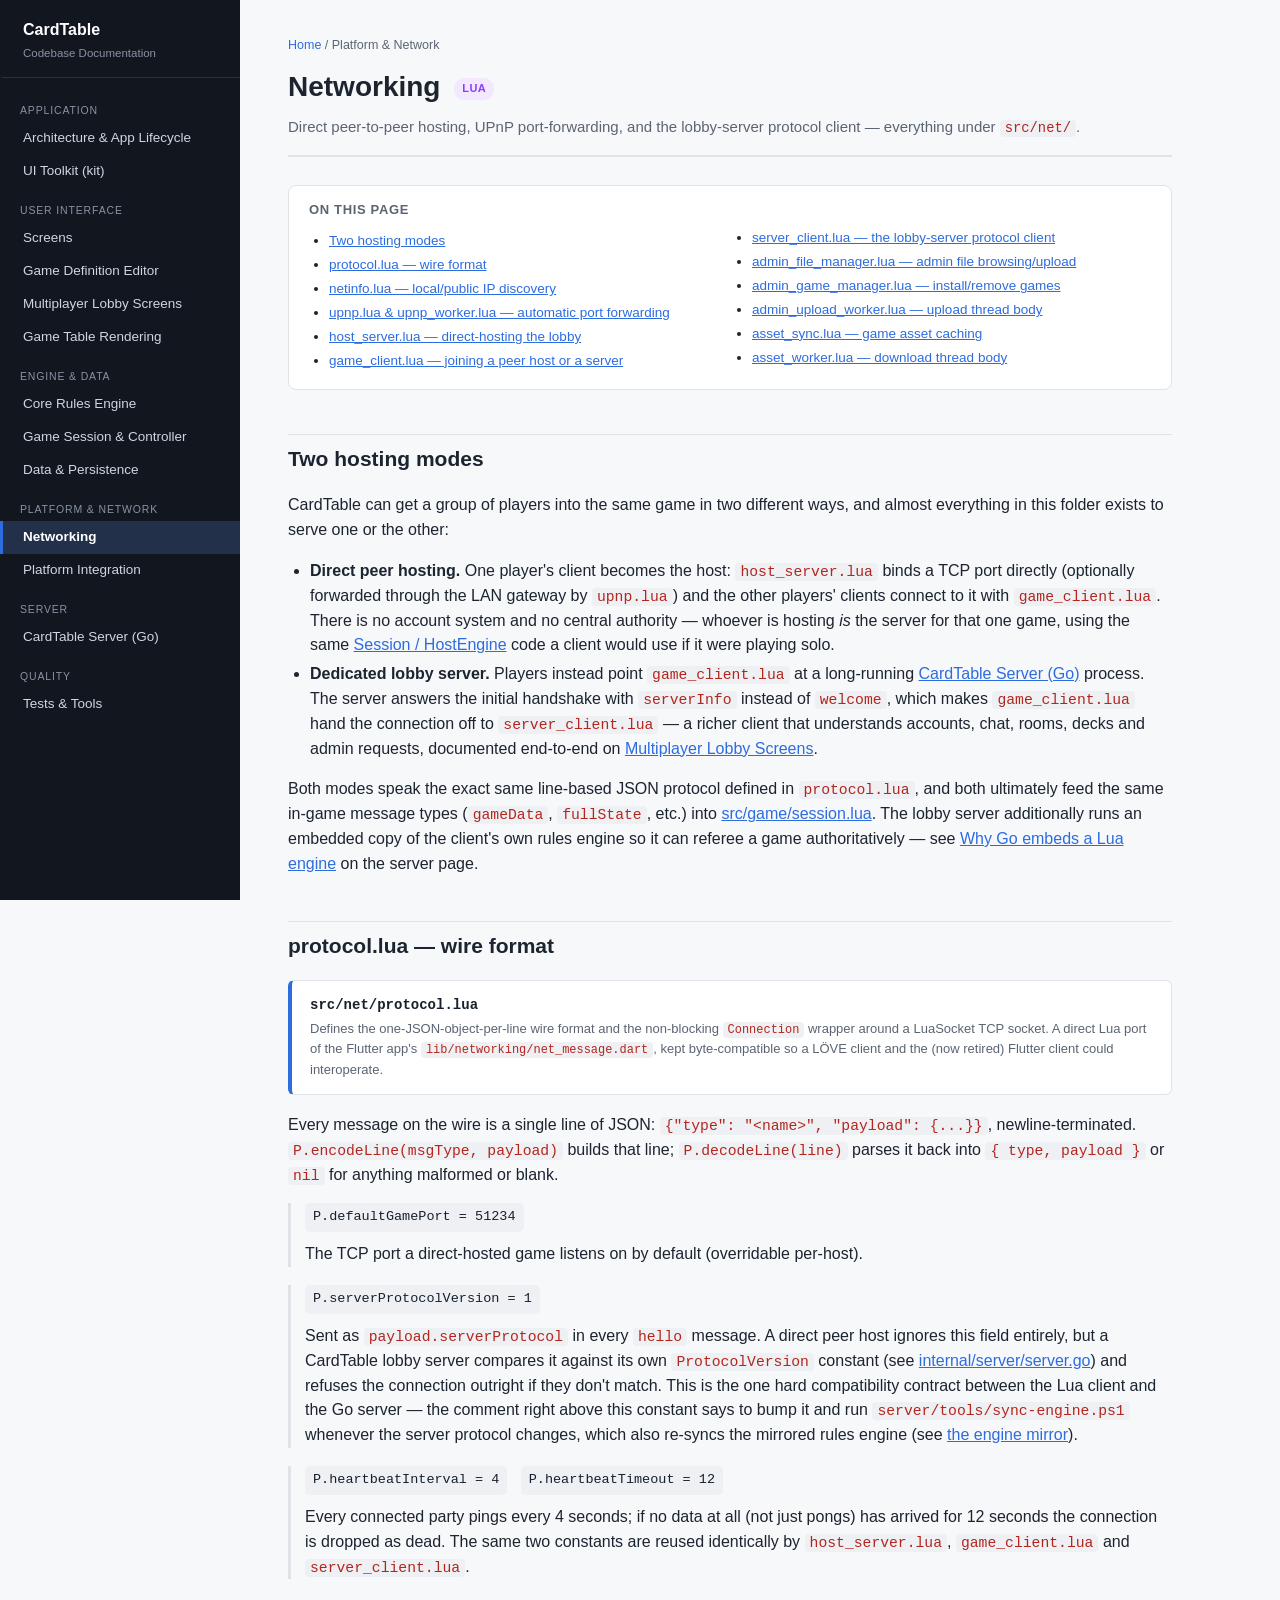
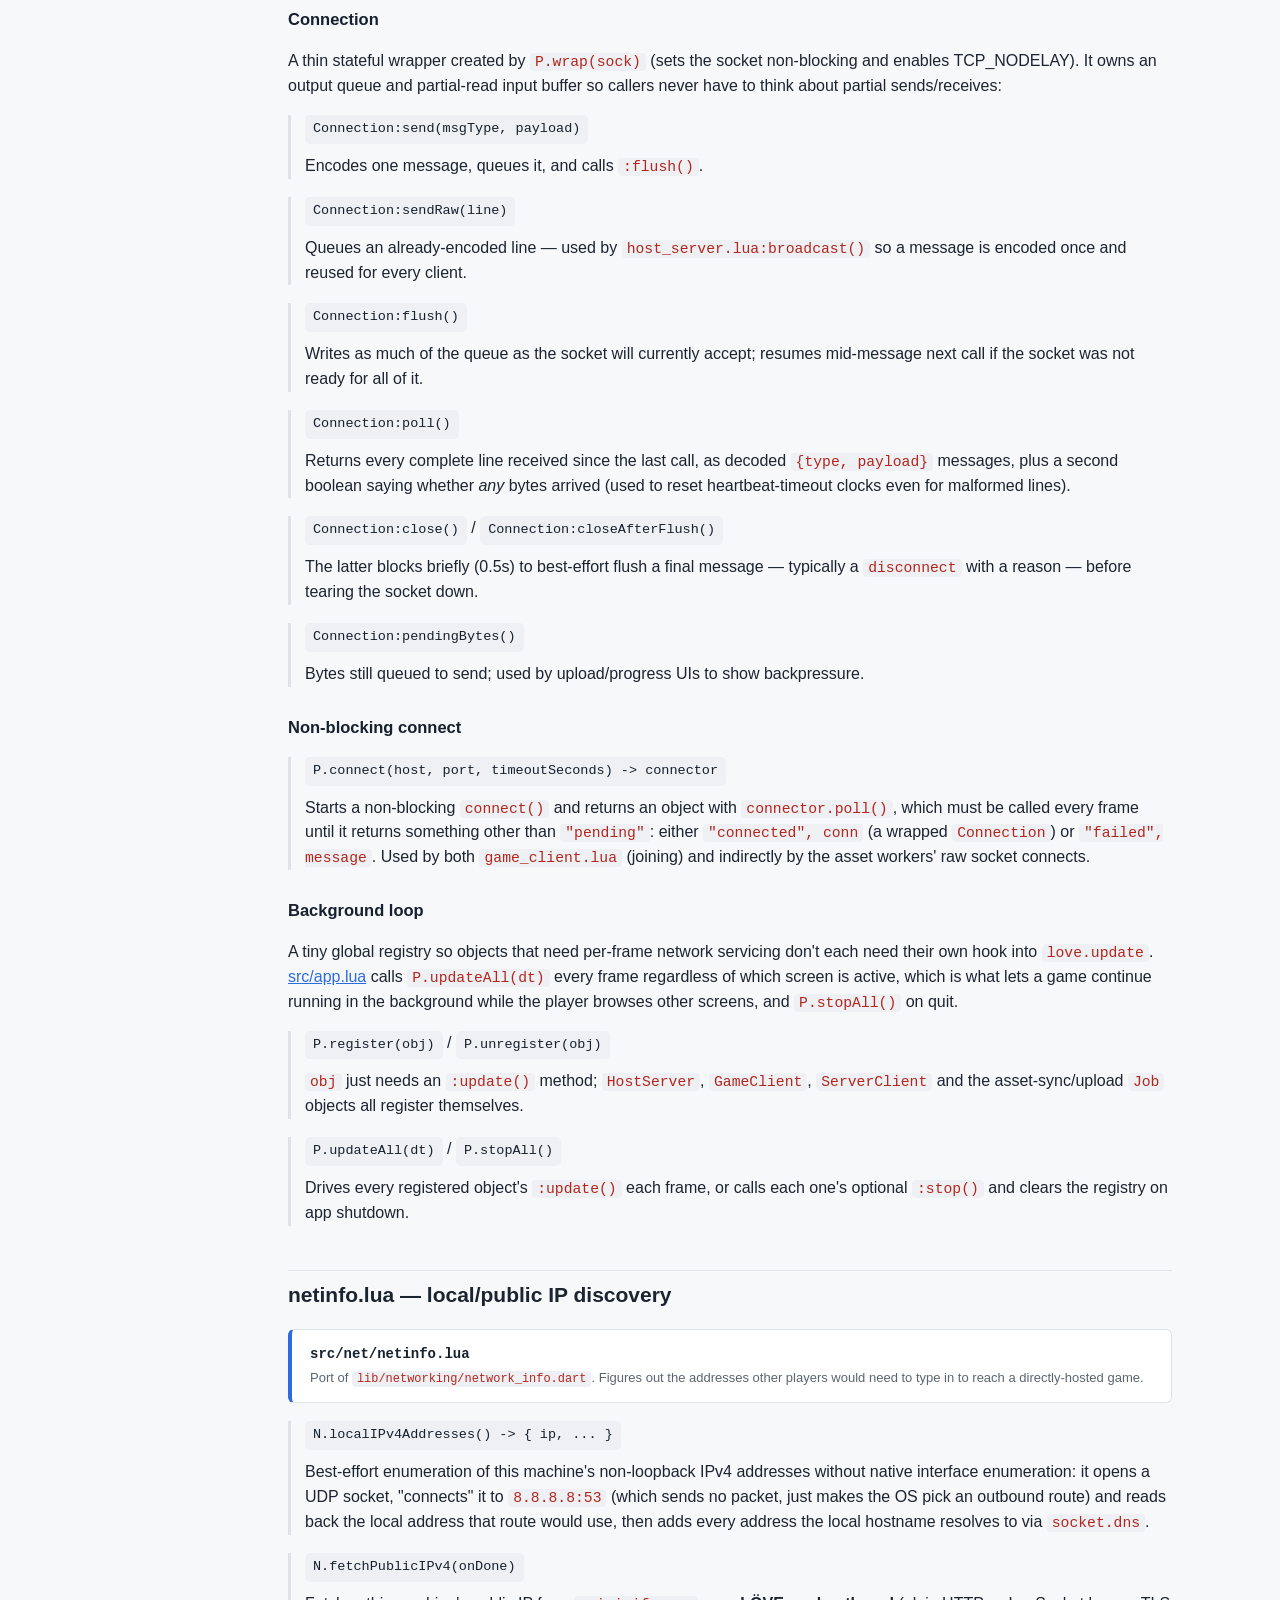
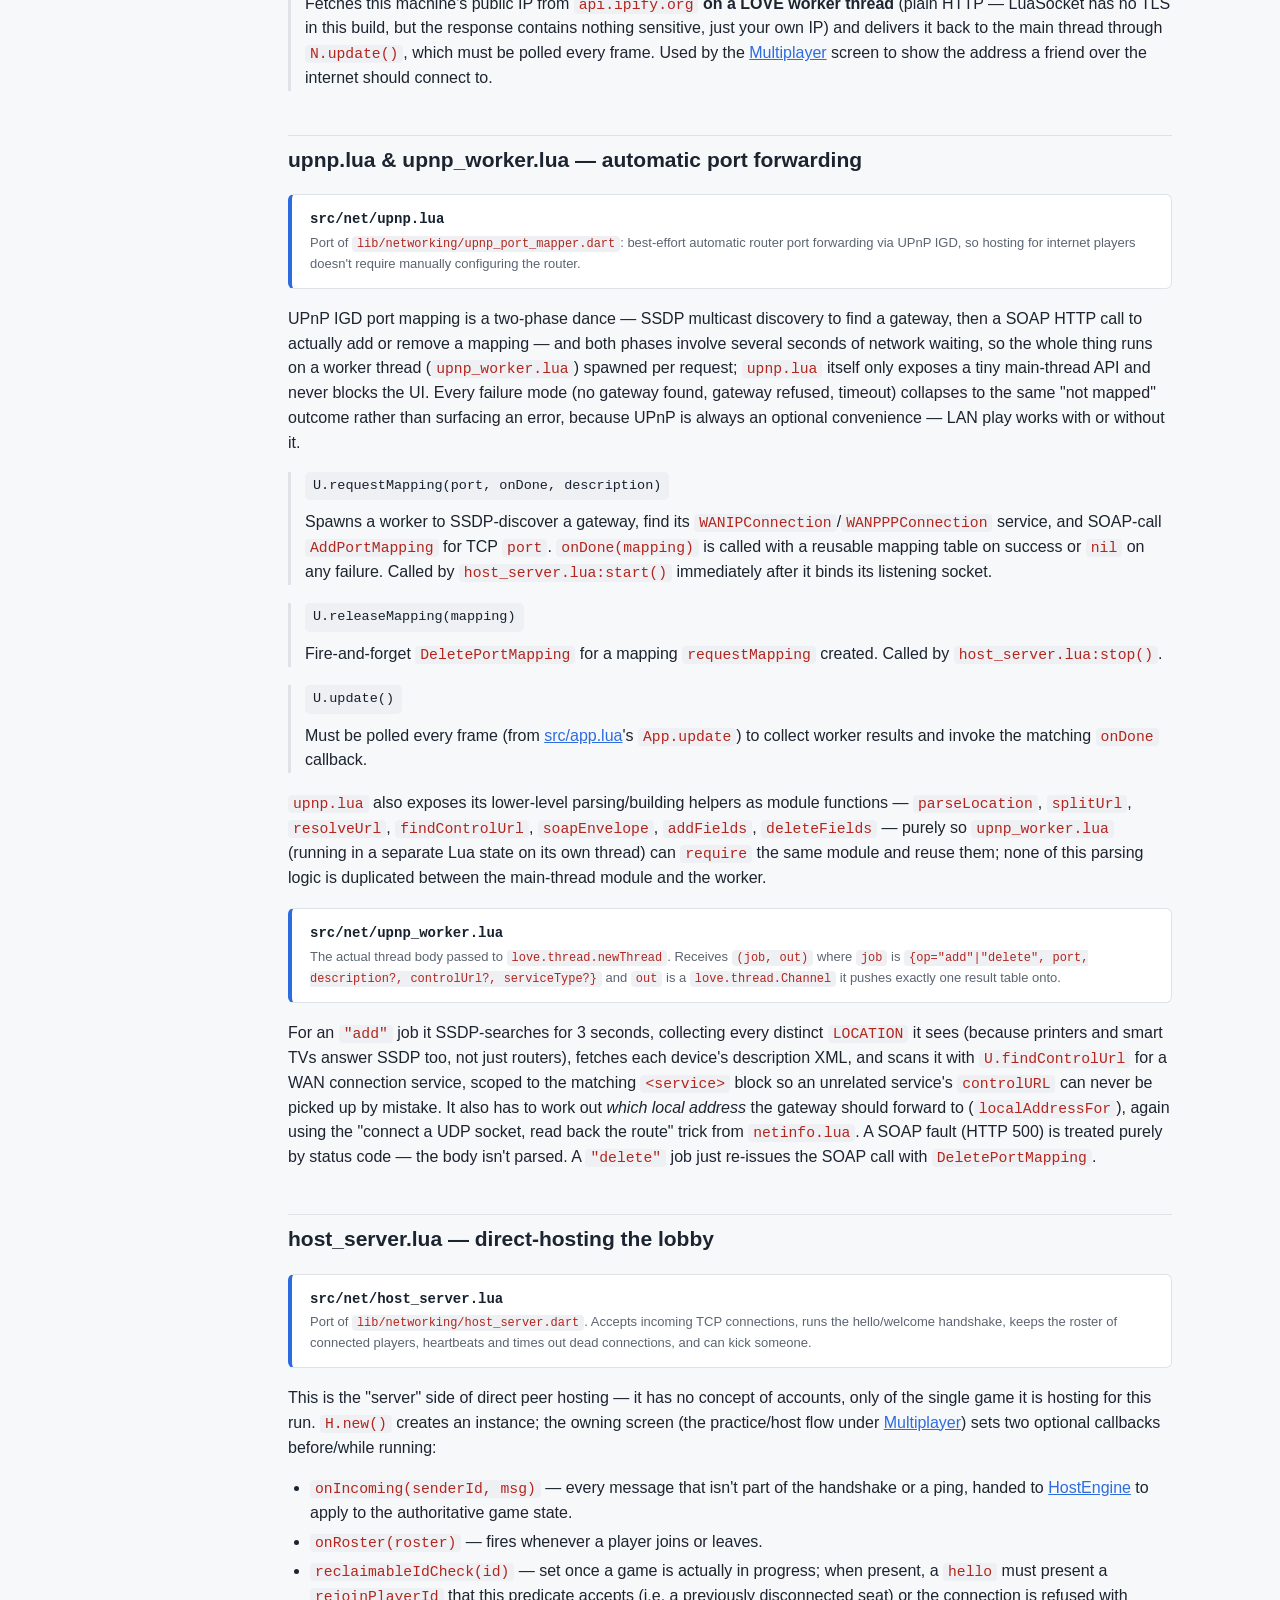
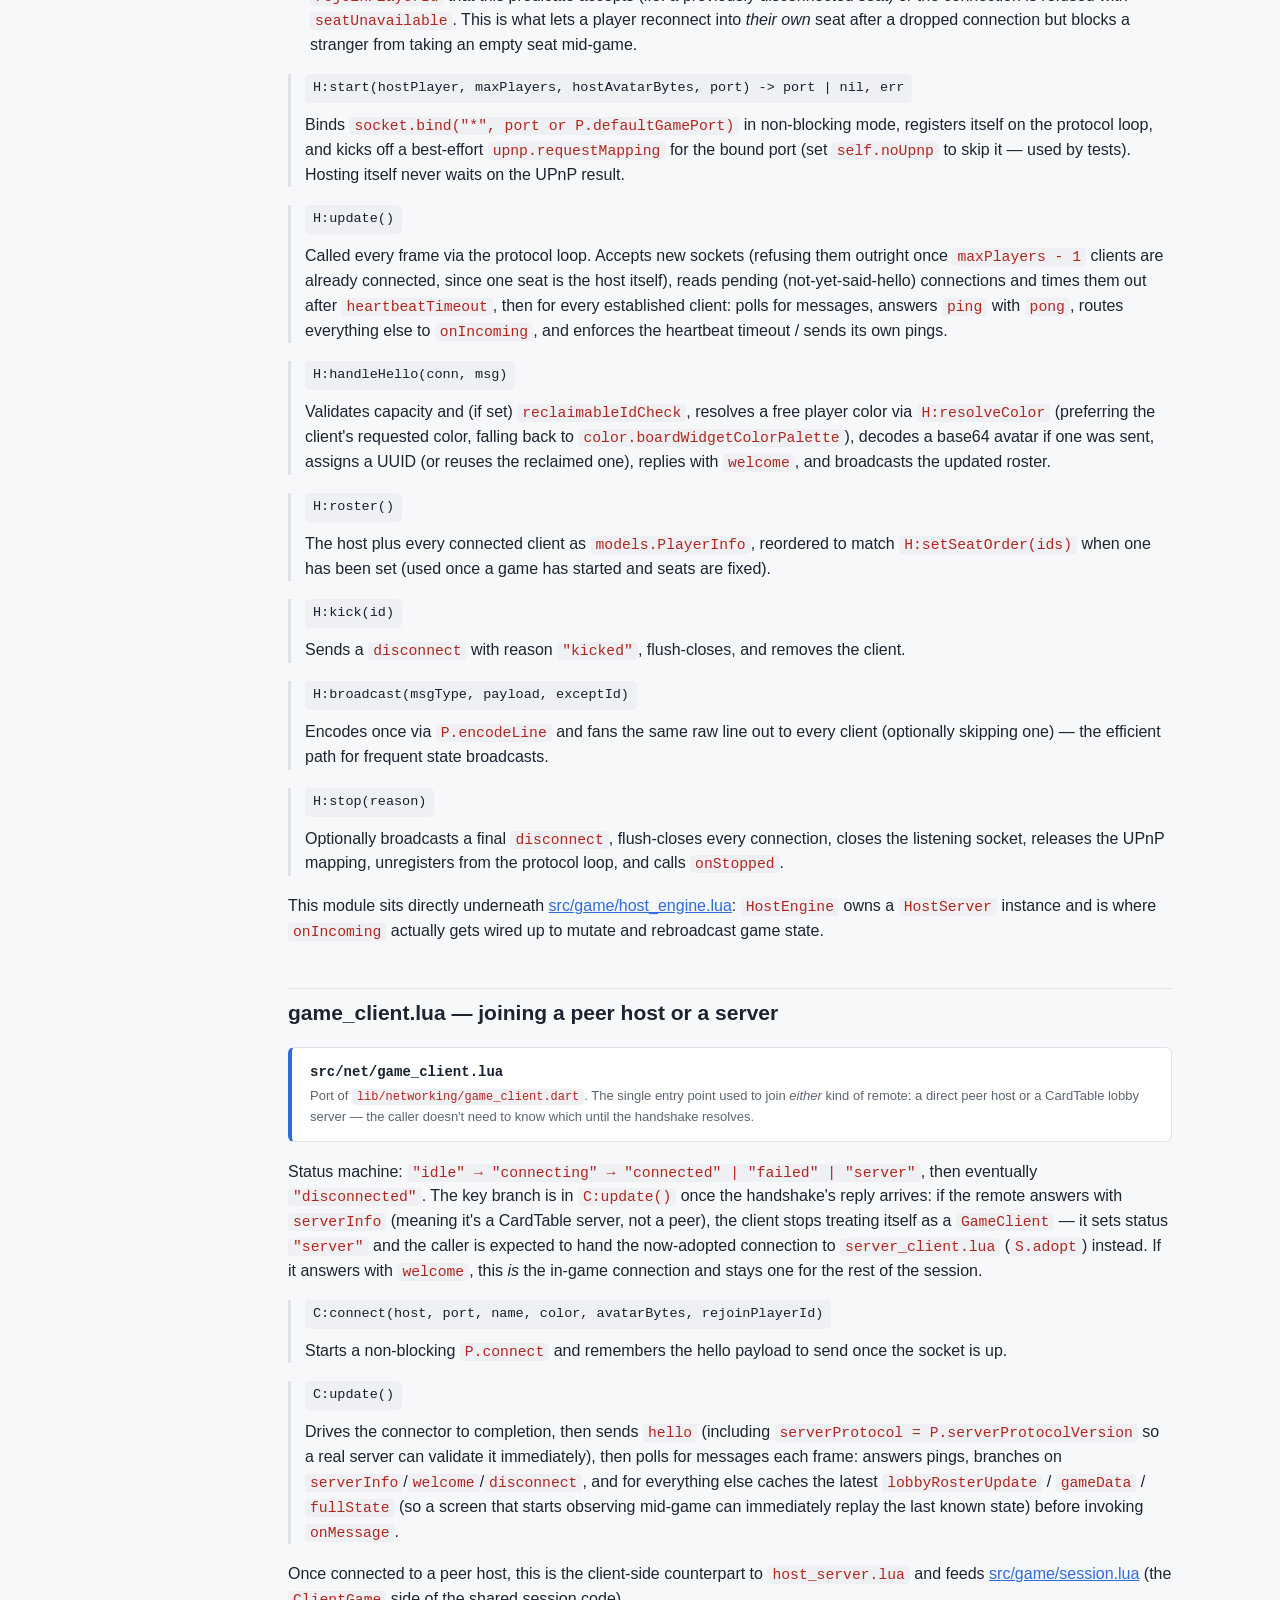
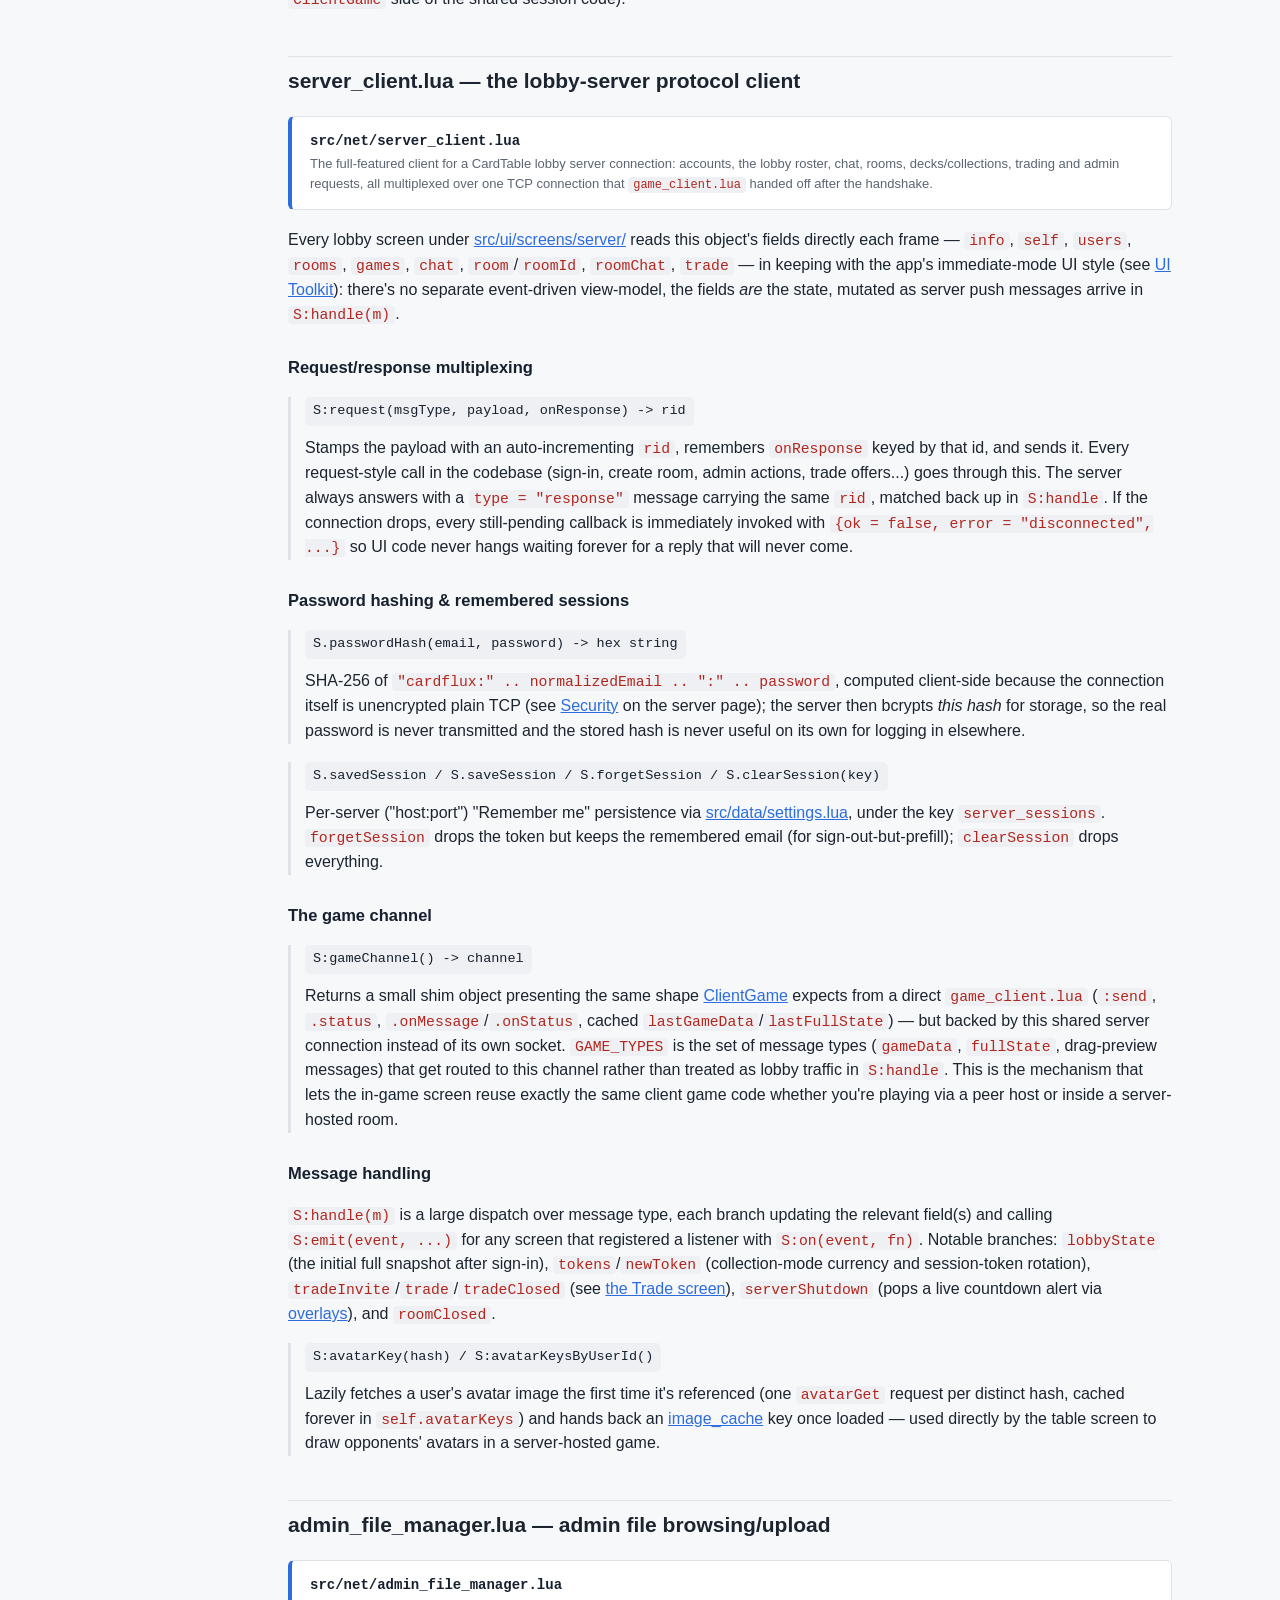
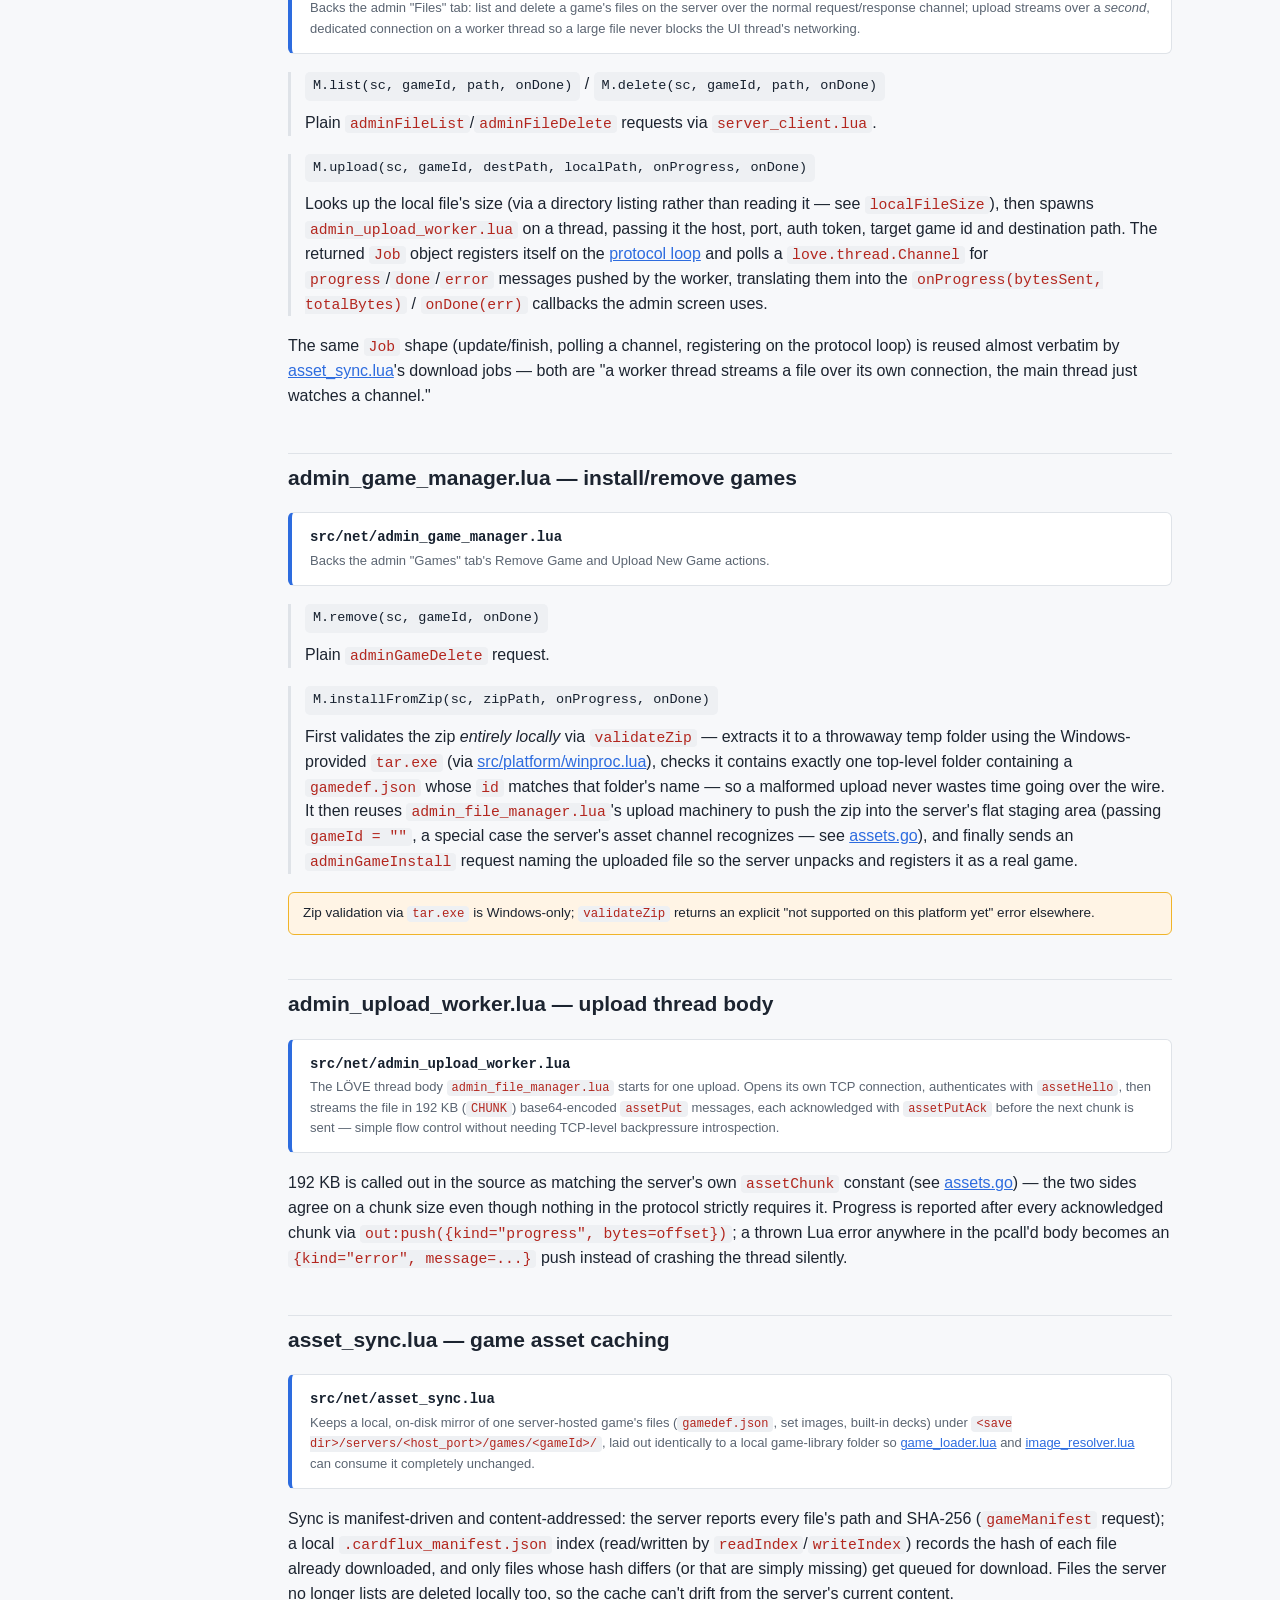
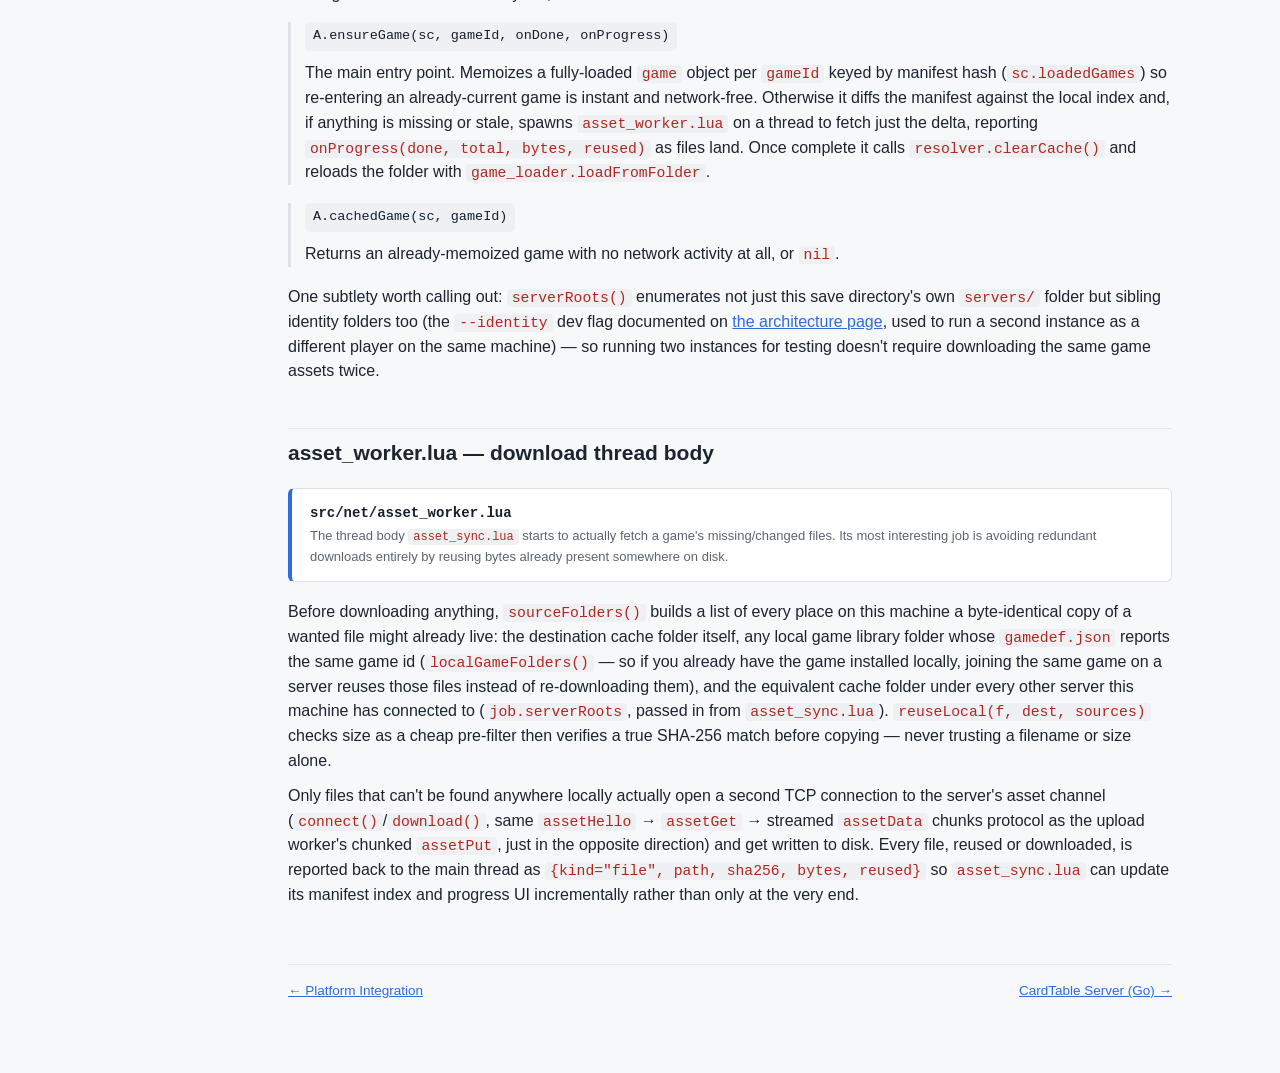
<file: docs/net.html>
<!doctype html>
<html lang="en">
<head>
<meta charset="utf-8">
<title>Networking — CardTable Docs</title>
<link rel="stylesheet" href="assets/style.css">
</head>
<body>
<nav class="sidenav">
  <a class="brand" href="index.html">CardTable<small>Codebase Documentation</small></a>
  <div class="group-label">Application</div>
  <a href="architecture.html">Architecture &amp; App Lifecycle</a>
  <a href="ui-framework.html">UI Toolkit (kit)</a>
  <div class="group-label">User Interface</div>
  <a href="ui-screens.html">Screens</a>
  <a href="ui-gamedef-editor.html">Game Definition Editor</a>
  <a href="ui-server-screens.html">Multiplayer Lobby Screens</a>
  <a href="ui-table.html">Game Table Rendering</a>
  <div class="group-label">Engine &amp; Data</div>
  <a href="core.html">Core Rules Engine</a>
  <a href="game.html">Game Session &amp; Controller</a>
  <a href="data.html">Data &amp; Persistence</a>
  <div class="group-label">Platform &amp; Network</div>
  <a href="net.html" class="current">Networking</a>
  <a href="platform.html">Platform Integration</a>
  <div class="group-label">Server</div>
  <a href="server.html">CardTable Server (Go)</a>
  <div class="group-label">Quality</div>
  <a href="tests-tools.html">Tests &amp; Tools</a>
</nav>
<main class="page">
  <header class="page-head">
    <div class="crumb"><a href="index.html">Home</a> / Platform &amp; Network</div>
    <h1>Networking <span class="badge lua">Lua</span></h1>
    <div class="subtitle">Direct peer-to-peer hosting, UPnP port-forwarding, and the lobby-server protocol client — everything under <code>src/net/</code>.</div>
  </header>

  <div class="toc">
    <div class="toc-title">On this page</div>
    <ul>
      <li><a href="#two-hosting-modes">Two hosting modes</a></li>
      <li><a href="#protocol">protocol.lua — wire format</a></li>
      <li><a href="#netinfo">netinfo.lua — local/public IP discovery</a></li>
      <li><a href="#upnp">upnp.lua &amp; upnp_worker.lua — automatic port forwarding</a></li>
      <li><a href="#host-server">host_server.lua — direct-hosting the lobby</a></li>
      <li><a href="#game-client">game_client.lua — joining a peer host or a server</a></li>
      <li><a href="#server-client">server_client.lua — the lobby-server protocol client</a></li>
      <li><a href="#admin-file-manager">admin_file_manager.lua — admin file browsing/upload</a></li>
      <li><a href="#admin-game-manager">admin_game_manager.lua — install/remove games</a></li>
      <li><a href="#admin-upload-worker">admin_upload_worker.lua — upload thread body</a></li>
      <li><a href="#asset-sync">asset_sync.lua — game asset caching</a></li>
      <li><a href="#asset-worker">asset_worker.lua — download thread body</a></li>
    </ul>
  </div>

  <h2 id="two-hosting-modes">Two hosting modes</h2>
  <p>CardTable can get a group of players into the same game in two different ways, and almost everything in this
  folder exists to serve one or the other:</p>
  <ul>
    <li><strong>Direct peer hosting.</strong> One player's client becomes the host: <code>host_server.lua</code> binds
    a TCP port directly (optionally forwarded through the LAN gateway by <code>upnp.lua</code>) and the other players'
    clients connect to it with <code>game_client.lua</code>. There is no account system and no central authority —
    whoever is hosting <em>is</em> the server for that one game, using the same <a href="game.html">Session /
    HostEngine</a> code a client would use if it were playing solo.</li>
    <li><strong>Dedicated lobby server.</strong> Players instead point <code>game_client.lua</code> at a long-running
    <a href="server.html">CardTable Server (Go)</a> process. The server answers the initial handshake with
    <code>serverInfo</code> instead of <code>welcome</code>, which makes <code>game_client.lua</code> hand the
    connection off to <code>server_client.lua</code> — a richer client that understands accounts, chat, rooms, decks
    and admin requests, documented end-to-end on <a href="ui-server-screens.html">Multiplayer Lobby Screens</a>.</li>
  </ul>
  <p>Both modes speak the exact same line-based JSON protocol defined in <code>protocol.lua</code>, and both ultimately
  feed the same in-game message types (<code>gameData</code>, <code>fullState</code>, etc.) into
  <a href="game.html">src/game/session.lua</a>. The lobby server additionally runs an embedded copy of the client's
  own rules engine so it can referee a game authoritatively — see <a href="server.html#why-go-embeds-a-lua-engine">Why
  Go embeds a Lua engine</a> on the server page.</p>

  <h2 id="protocol">protocol.lua — wire format</h2>
  <div class="filecard">
    <div class="path">src/net/protocol.lua</div>
    <div class="role">Defines the one-JSON-object-per-line wire format and the non-blocking <code>Connection</code>
    wrapper around a LuaSocket TCP socket. A direct Lua port of the Flutter app's <code>lib/networking/net_message.dart</code>,
    kept byte-compatible so a LÖVE client and the (now retired) Flutter client could interoperate.</div>
  </div>
  <p>Every message on the wire is a single line of JSON: <code>{"type": "&lt;name&gt;", "payload": {...}}</code>,
  newline-terminated. <code>P.encodeLine(msgType, payload)</code> builds that line; <code>P.decodeLine(line)</code>
  parses it back into <code>{ type, payload }</code> or <code>nil</code> for anything malformed or blank.</p>
  <div class="fn">
    <span class="sig">P.defaultGamePort = 51234</span>
    <p>The TCP port a direct-hosted game listens on by default (overridable per-host).</p>
  </div>
  <div class="fn">
    <span class="sig">P.serverProtocolVersion = 1</span>
    <p>Sent as <code>payload.serverProtocol</code> in every <code>hello</code> message. A direct peer host ignores
    this field entirely, but a CardTable lobby server compares it against its own <code>ProtocolVersion</code>
    constant (see <a href="server.html#server-go">internal/server/server.go</a>) and refuses the connection outright
    if they don't match. This is the one hard compatibility contract between the Lua client and the Go server — the
    comment right above this constant says to bump it and run <code>server/tools/sync-engine.ps1</code> whenever the
    server protocol changes, which also re-syncs the mirrored rules engine (see
    <a href="server.html#why-go-embeds-a-lua-engine">the engine mirror</a>).</p>
  </div>
  <div class="fn">
    <span class="sig">P.heartbeatInterval = 4</span> &nbsp; <span class="sig">P.heartbeatTimeout = 12</span>
    <p>Every connected party pings every 4 seconds; if no data at all (not just pongs) has arrived for 12 seconds the
    connection is dropped as dead. The same two constants are reused identically by <code>host_server.lua</code>,
    <code>game_client.lua</code> and <code>server_client.lua</code>.</p>
  </div>
  <h3 id="protocol-connection">Connection</h3>
  <p>A thin stateful wrapper created by <code>P.wrap(sock)</code> (sets the socket non-blocking and enables
  TCP_NODELAY). It owns an output queue and partial-read input buffer so callers never have to think about partial
  sends/receives:</p>
  <div class="fn"><span class="sig">Connection:send(msgType, payload)</span><p>Encodes one message, queues it, and calls <code>:flush()</code>.</p></div>
  <div class="fn"><span class="sig">Connection:sendRaw(line)</span><p>Queues an already-encoded line — used by <code>host_server.lua:broadcast()</code> so a message is encoded once and reused for every client.</p></div>
  <div class="fn"><span class="sig">Connection:flush()</span><p>Writes as much of the queue as the socket will currently accept; resumes mid-message next call if the socket was not ready for all of it.</p></div>
  <div class="fn"><span class="sig">Connection:poll()</span><p>Returns every complete line received since the last call, as decoded <code>{type, payload}</code> messages, plus a second boolean saying whether <em>any</em> bytes arrived (used to reset heartbeat-timeout clocks even for malformed lines).</p></div>
  <div class="fn"><span class="sig">Connection:close()</span> / <span class="sig">Connection:closeAfterFlush()</span><p>The latter blocks briefly (0.5s) to best-effort flush a final message — typically a <code>disconnect</code> with a reason — before tearing the socket down.</p></div>
  <div class="fn"><span class="sig">Connection:pendingBytes()</span><p>Bytes still queued to send; used by upload/progress UIs to show backpressure.</p></div>

  <h3 id="protocol-connect">Non-blocking connect</h3>
  <div class="fn">
    <span class="sig">P.connect(host, port, timeoutSeconds) -&gt; connector</span>
    <p>Starts a non-blocking <code>connect()</code> and returns an object with <code>connector.poll()</code>, which
    must be called every frame until it returns something other than <code>"pending"</code>: either
    <code>"connected", conn</code> (a wrapped <code>Connection</code>) or <code>"failed", message</code>. Used by both
    <code>game_client.lua</code> (joining) and indirectly by the asset workers' raw socket connects.</p>
  </div>

  <h3 id="protocol-loop">Background loop</h3>
  <p>A tiny global registry so objects that need per-frame network servicing don't each need their own hook into
  <code>love.update</code>. <a href="architecture.html">src/app.lua</a> calls <code>P.updateAll(dt)</code> every
  frame regardless of which screen is active, which is what lets a game continue running in the background while the
  player browses other screens, and <code>P.stopAll()</code> on quit.</p>
  <div class="fn"><span class="sig">P.register(obj)</span> / <span class="sig">P.unregister(obj)</span><p><code>obj</code> just needs an <code>:update()</code> method; <code>HostServer</code>, <code>GameClient</code>, <code>ServerClient</code> and the asset-sync/upload <code>Job</code> objects all register themselves.</p></div>
  <div class="fn"><span class="sig">P.updateAll(dt)</span> / <span class="sig">P.stopAll()</span><p>Drives every registered object's <code>:update()</code> each frame, or calls each one's optional <code>:stop()</code> and clears the registry on app shutdown.</p></div>

  <h2 id="netinfo">netinfo.lua — local/public IP discovery</h2>
  <div class="filecard">
    <div class="path">src/net/netinfo.lua</div>
    <div class="role">Port of <code>lib/networking/network_info.dart</code>. Figures out the addresses other players
    would need to type in to reach a directly-hosted game.</div>
  </div>
  <div class="fn">
    <span class="sig">N.localIPv4Addresses() -&gt; { ip, ... }</span>
    <p>Best-effort enumeration of this machine's non-loopback IPv4 addresses without native interface enumeration:
    it opens a UDP socket, "connects" it to <code>8.8.8.8:53</code> (which sends no packet, just makes the OS pick an
    outbound route) and reads back the local address that route would use, then adds every address the local
    hostname resolves to via <code>socket.dns</code>.</p>
  </div>
  <div class="fn">
    <span class="sig">N.fetchPublicIPv4(onDone)</span>
    <p>Fetches this machine's public IP from <code>api.ipify.org</code> <strong>on a LÖVE worker thread</strong> (plain
    HTTP — LuaSocket has no TLS in this build, but the response contains nothing sensitive, just your own IP) and
    delivers it back to the main thread through <code>N.update()</code>, which must be polled every frame. Used by
    the <a href="ui-screens.html">Multiplayer</a> screen to show the address a friend over the internet should
    connect to.</p>
  </div>

  <h2 id="upnp">upnp.lua &amp; upnp_worker.lua — automatic port forwarding</h2>
  <div class="filecard">
    <div class="path">src/net/upnp.lua</div>
    <div class="role">Port of <code>lib/networking/upnp_port_mapper.dart</code>: best-effort automatic router port
    forwarding via UPnP IGD, so hosting for internet players doesn't require manually configuring the router.</div>
  </div>
  <p>UPnP IGD port mapping is a two-phase dance — SSDP multicast discovery to find a gateway, then a SOAP HTTP call to
  actually add or remove a mapping — and both phases involve several seconds of network waiting, so the whole thing
  runs on a worker thread (<code>upnp_worker.lua</code>) spawned per request; <code>upnp.lua</code> itself only
  exposes a tiny main-thread API and never blocks the UI. Every failure mode (no gateway found, gateway refused,
  timeout) collapses to the same "not mapped" outcome rather than surfacing an error, because UPnP is always an
  optional convenience — LAN play works with or without it.</p>
  <div class="fn">
    <span class="sig">U.requestMapping(port, onDone, description)</span>
    <p>Spawns a worker to SSDP-discover a gateway, find its <code>WANIPConnection</code>/<code>WANPPPConnection</code>
    service, and SOAP-call <code>AddPortMapping</code> for TCP <code>port</code>. <code>onDone(mapping)</code> is
    called with a reusable mapping table on success or <code>nil</code> on any failure. Called by
    <code>host_server.lua:start()</code> immediately after it binds its listening socket.</p>
  </div>
  <div class="fn">
    <span class="sig">U.releaseMapping(mapping)</span>
    <p>Fire-and-forget <code>DeletePortMapping</code> for a mapping <code>requestMapping</code> created. Called by
    <code>host_server.lua:stop()</code>.</p>
  </div>
  <div class="fn">
    <span class="sig">U.update()</span>
    <p>Must be polled every frame (from <a href="architecture.html">src/app.lua</a>'s <code>App.update</code>) to
    collect worker results and invoke the matching <code>onDone</code> callback.</p>
  </div>
  <p><code>upnp.lua</code> also exposes its lower-level parsing/building helpers as module functions —
  <code>parseLocation</code>, <code>splitUrl</code>, <code>resolveUrl</code>, <code>findControlUrl</code>,
  <code>soapEnvelope</code>, <code>addFields</code>, <code>deleteFields</code> — purely so
  <code>upnp_worker.lua</code> (running in a separate Lua state on its own thread) can <code>require</code> the same
  module and reuse them; none of this parsing logic is duplicated between the main-thread module and the worker.</p>
  <div class="filecard">
    <div class="path">src/net/upnp_worker.lua</div>
    <div class="role">The actual thread body passed to <code>love.thread.newThread</code>. Receives
    <code>(job, out)</code> where <code>job</code> is <code>{op="add"|"delete", port, description?, controlUrl?, serviceType?}</code>
    and <code>out</code> is a <code>love.thread.Channel</code> it pushes exactly one result table onto.</div>
  </div>
  <p>For an <code>"add"</code> job it SSDP-searches for 3 seconds, collecting every distinct <code>LOCATION</code>
  it sees (because printers and smart TVs answer SSDP too, not just routers), fetches each device's description XML,
  and scans it with <code>U.findControlUrl</code> for a WAN connection service, scoped to the matching
  <code>&lt;service&gt;</code> block so an unrelated service's <code>controlURL</code> can never be picked up by
  mistake. It also has to work out <em>which local address</em> the gateway should forward to
  (<code>localAddressFor</code>), again using the "connect a UDP socket, read back the route" trick from
  <code>netinfo.lua</code>. A SOAP fault (HTTP 500) is treated purely by status code — the body isn't parsed. A
  <code>"delete"</code> job just re-issues the SOAP call with <code>DeletePortMapping</code>.</p>

  <h2 id="host-server">host_server.lua — direct-hosting the lobby</h2>
  <div class="filecard">
    <div class="path">src/net/host_server.lua</div>
    <div class="role">Port of <code>lib/networking/host_server.dart</code>. Accepts incoming TCP connections, runs
    the hello/welcome handshake, keeps the roster of connected players, heartbeats and times out dead connections,
    and can kick someone.</div>
  </div>
  <p>This is the "server" side of direct peer hosting — it has no concept of accounts, only of the single game it is
  hosting for this run. <code>H.new()</code> creates an instance; the owning screen (the practice/host flow under
  <a href="ui-screens.html">Multiplayer</a>) sets two optional callbacks before/while running:</p>
  <ul>
    <li><code>onIncoming(senderId, msg)</code> — every message that isn't part of the handshake or a ping, handed to
    <a href="game.html">HostEngine</a> to apply to the authoritative game state.</li>
    <li><code>onRoster(roster)</code> — fires whenever a player joins or leaves.</li>
    <li><code>reclaimableIdCheck(id)</code> — set once a game is actually in progress; when present, a
    <code>hello</code> must present a <code>rejoinPlayerId</code> that this predicate accepts (i.e. a previously
    disconnected seat) or the connection is refused with <code>seatUnavailable</code>. This is what lets a player
    reconnect into <em>their own</em> seat after a dropped connection but blocks a stranger from taking an empty seat
    mid-game.</li>
  </ul>
  <div class="fn">
    <span class="sig">H:start(hostPlayer, maxPlayers, hostAvatarBytes, port) -&gt; port | nil, err</span>
    <p>Binds <code>socket.bind("*", port or P.defaultGamePort)</code> in non-blocking mode, registers itself on the
    protocol loop, and kicks off a best-effort <code>upnp.requestMapping</code> for the bound port (set
    <code>self.noUpnp</code> to skip it — used by tests). Hosting itself never waits on the UPnP result.</p>
  </div>
  <div class="fn">
    <span class="sig">H:update()</span>
    <p>Called every frame via the protocol loop. Accepts new sockets (refusing them outright once
    <code>maxPlayers - 1</code> clients are already connected, since one seat is the host itself), reads pending
    (not-yet-said-hello) connections and times them out after <code>heartbeatTimeout</code>, then for every
    established client: polls for messages, answers <code>ping</code> with <code>pong</code>, routes everything else
    to <code>onIncoming</code>, and enforces the heartbeat timeout / sends its own pings.</p>
  </div>
  <div class="fn">
    <span class="sig">H:handleHello(conn, msg)</span>
    <p>Validates capacity and (if set) <code>reclaimableIdCheck</code>, resolves a free player color via
    <code>H:resolveColor</code> (preferring the client's requested color, falling back to
    <code>color.boardWidgetColorPalette</code>), decodes a base64 avatar if one was sent, assigns a UUID (or reuses
    the reclaimed one), replies with <code>welcome</code>, and broadcasts the updated roster.</p>
  </div>
  <div class="fn"><span class="sig">H:roster()</span><p>The host plus every connected client as <code>models.PlayerInfo</code>, reordered to match <code>H:setSeatOrder(ids)</code> when one has been set (used once a game has started and seats are fixed).</p></div>
  <div class="fn"><span class="sig">H:kick(id)</span><p>Sends a <code>disconnect</code> with reason <code>"kicked"</code>, flush-closes, and removes the client.</p></div>
  <div class="fn"><span class="sig">H:broadcast(msgType, payload, exceptId)</span><p>Encodes once via <code>P.encodeLine</code> and fans the same raw line out to every client (optionally skipping one) — the efficient path for frequent state broadcasts.</p></div>
  <div class="fn"><span class="sig">H:stop(reason)</span><p>Optionally broadcasts a final <code>disconnect</code>, flush-closes every connection, closes the listening socket, releases the UPnP mapping, unregisters from the protocol loop, and calls <code>onStopped</code>.</p></div>
  <p>This module sits directly underneath <a href="game.html">src/game/host_engine.lua</a>: <code>HostEngine</code>
  owns a <code>HostServer</code> instance and is where <code>onIncoming</code> actually gets wired up to mutate and
  rebroadcast game state.</p>

  <h2 id="game-client">game_client.lua — joining a peer host or a server</h2>
  <div class="filecard">
    <div class="path">src/net/game_client.lua</div>
    <div class="role">Port of <code>lib/networking/game_client.dart</code>. The single entry point used to join
    <em>either</em> kind of remote: a direct peer host or a CardTable lobby server — the caller doesn't need to know
    which until the handshake resolves.</div>
  </div>
  <p>Status machine: <code>"idle" → "connecting" → "connected" | "failed" | "server"</code>, then eventually
  <code>"disconnected"</code>. The key branch is in <code>C:update()</code> once the handshake's reply arrives: if the
  remote answers with <code>serverInfo</code> (meaning it's a CardTable server, not a peer), the client stops treating
  itself as a <code>GameClient</code> — it sets status <code>"server"</code> and the caller is expected to hand the
  now-adopted connection to <code>server_client.lua</code> (<code>S.adopt</code>) instead. If it answers with
  <code>welcome</code>, this <em>is</em> the in-game connection and stays one for the rest of the session.</p>
  <div class="fn">
    <span class="sig">C:connect(host, port, name, color, avatarBytes, rejoinPlayerId)</span>
    <p>Starts a non-blocking <code>P.connect</code> and remembers the hello payload to send once the socket is up.</p>
  </div>
  <div class="fn">
    <span class="sig">C:update()</span>
    <p>Drives the connector to completion, then sends <code>hello</code> (including
    <code>serverProtocol = P.serverProtocolVersion</code> so a real server can validate it immediately), then polls
    for messages each frame: answers pings, branches on <code>serverInfo</code>/<code>welcome</code>/<code>disconnect</code>,
    and for everything else caches the latest <code>lobbyRosterUpdate</code> / <code>gameData</code> / <code>fullState</code>
    (so a screen that starts observing mid-game can immediately replay the last known state) before invoking
    <code>onMessage</code>.</p>
  </div>
  <p>Once connected to a peer host, this is the client-side counterpart to <code>host_server.lua</code> and feeds
  <a href="game.html">src/game/session.lua</a> (the <code>ClientGame</code> side of the shared session code).</p>

  <h2 id="server-client">server_client.lua — the lobby-server protocol client</h2>
  <div class="filecard">
    <div class="path">src/net/server_client.lua</div>
    <div class="role">The full-featured client for a CardTable lobby server connection: accounts, the lobby roster,
    chat, rooms, decks/collections, trading and admin requests, all multiplexed over one TCP connection that
    <code>game_client.lua</code> handed off after the handshake.</div>
  </div>
  <p>Every lobby screen under <a href="ui-server-screens.html">src/ui/screens/server/</a> reads this object's fields
  directly each frame — <code>info</code>, <code>self</code>, <code>users</code>, <code>rooms</code>,
  <code>games</code>, <code>chat</code>, <code>room</code>/<code>roomId</code>, <code>roomChat</code>,
  <code>trade</code> — in keeping with the app's immediate-mode UI style (see <a href="ui-framework.html">UI
  Toolkit</a>): there's no separate event-driven view-model, the fields <em>are</em> the state, mutated as server
  push messages arrive in <code>S:handle(m)</code>.</p>
  <h3 id="server-client-request-response">Request/response multiplexing</h3>
  <div class="fn">
    <span class="sig">S:request(msgType, payload, onResponse) -&gt; rid</span>
    <p>Stamps the payload with an auto-incrementing <code>rid</code>, remembers <code>onResponse</code> keyed by that
    id, and sends it. Every request-style call in the codebase (sign-in, create room, admin actions, trade offers...)
    goes through this. The server always answers with a <code>type = "response"</code> message carrying the same
    <code>rid</code>, matched back up in <code>S:handle</code>. If the connection drops, every still-pending callback
    is immediately invoked with <code>{ok = false, error = "disconnected", ...}</code> so UI code never hangs waiting
    forever for a reply that will never come.</p>
  </div>
  <h3 id="server-client-auth">Password hashing &amp; remembered sessions</h3>
  <div class="fn">
    <span class="sig">S.passwordHash(email, password) -&gt; hex string</span>
    <p>SHA-256 of <code>"cardflux:" .. normalizedEmail .. ":" .. password</code>, computed client-side because the
    connection itself is unencrypted plain TCP (see <a href="server.html#security">Security</a> on the server page);
    the server then bcrypts <em>this hash</em> for storage, so the real password is never transmitted and the stored
    hash is never useful on its own for logging in elsewhere.</p>
  </div>
  <div class="fn">
    <span class="sig">S.savedSession / S.saveSession / S.forgetSession / S.clearSession(key)</span>
    <p>Per-server ("host:port") "Remember me" persistence via <a href="data.html">src/data/settings.lua</a>, under
    the key <code>server_sessions</code>. <code>forgetSession</code> drops the token but keeps the remembered email
    (for sign-out-but-prefill); <code>clearSession</code> drops everything.</p>
  </div>
  <h3 id="server-client-gamechannel">The game channel</h3>
  <div class="fn">
    <span class="sig">S:gameChannel() -&gt; channel</span>
    <p>Returns a small shim object presenting the same shape <a href="game.html">ClientGame</a> expects from a direct
    <code>game_client.lua</code> (<code>:send</code>, <code>.status</code>, <code>.onMessage</code>/<code>.onStatus</code>,
    cached <code>lastGameData</code>/<code>lastFullState</code>) — but backed by this shared server connection instead
    of its own socket. <code>GAME_TYPES</code> is the set of message types (<code>gameData</code>,
    <code>fullState</code>, drag-preview messages) that get routed to this channel rather than treated as lobby
    traffic in <code>S:handle</code>. This is the mechanism that lets the in-game screen reuse exactly the same client
    game code whether you're playing via a peer host or inside a server-hosted room.</p>
  </div>
  <h3 id="server-client-handle">Message handling</h3>
  <p><code>S:handle(m)</code> is a large dispatch over message type, each branch updating the relevant field(s) and
  calling <code>S:emit(event, ...)</code> for any screen that registered a listener with <code>S:on(event, fn)</code>.
  Notable branches: <code>lobbyState</code> (the initial full snapshot after sign-in), <code>tokens</code>/<code>newToken</code>
  (collection-mode currency and session-token rotation), <code>tradeInvite</code>/<code>trade</code>/<code>tradeClosed</code>
  (see <a href="ui-server-screens.html">the Trade screen</a>), <code>serverShutdown</code> (pops a live countdown
  alert via <a href="ui-framework.html">overlays</a>), and <code>roomClosed</code>.</p>
  <div class="fn">
    <span class="sig">S:avatarKey(hash) / S:avatarKeysByUserId()</span>
    <p>Lazily fetches a user's avatar image the first time it's referenced (one <code>avatarGet</code> request per
    distinct hash, cached forever in <code>self.avatarKeys</code>) and hands back an
    <a href="data.html">image_cache</a> key once loaded — used directly by the table screen to draw opponents'
    avatars in a server-hosted game.</p>
  </div>

  <h2 id="admin-file-manager">admin_file_manager.lua — admin file browsing/upload</h2>
  <div class="filecard">
    <div class="path">src/net/admin_file_manager.lua</div>
    <div class="role">Backs the admin "Files" tab: list and delete a game's files on the server over the normal
    request/response channel; upload streams over a <em>second</em>, dedicated connection on a worker thread so a
    large file never blocks the UI thread's networking.</div>
  </div>
  <div class="fn"><span class="sig">M.list(sc, gameId, path, onDone)</span> / <span class="sig">M.delete(sc, gameId, path, onDone)</span><p>Plain <code>adminFileList</code>/<code>adminFileDelete</code> requests via <code>server_client.lua</code>.</p></div>
  <div class="fn">
    <span class="sig">M.upload(sc, gameId, destPath, localPath, onProgress, onDone)</span>
    <p>Looks up the local file's size (via a directory listing rather than reading it — see
    <code>localFileSize</code>), then spawns <code>admin_upload_worker.lua</code> on a thread, passing it the host,
    port, auth token, target game id and destination path. The returned <code>Job</code> object registers itself on
    the <a href="#protocol-loop">protocol loop</a> and polls a <code>love.thread.Channel</code> for
    <code>progress</code>/<code>done</code>/<code>error</code> messages pushed by the worker, translating them into
    the <code>onProgress(bytesSent, totalBytes)</code> / <code>onDone(err)</code> callbacks the admin screen uses.</p>
  </div>
  <p>The same <code>Job</code> shape (update/finish, polling a channel, registering on the protocol loop) is reused
  almost verbatim by <a href="#asset-sync">asset_sync.lua</a>'s download jobs — both are "a worker thread streams a
  file over its own connection, the main thread just watches a channel."</p>

  <h2 id="admin-game-manager">admin_game_manager.lua — install/remove games</h2>
  <div class="filecard">
    <div class="path">src/net/admin_game_manager.lua</div>
    <div class="role">Backs the admin "Games" tab's Remove Game and Upload New Game actions.</div>
  </div>
  <div class="fn"><span class="sig">M.remove(sc, gameId, onDone)</span><p>Plain <code>adminGameDelete</code> request.</p></div>
  <div class="fn">
    <span class="sig">M.installFromZip(sc, zipPath, onProgress, onDone)</span>
    <p>First validates the zip <em>entirely locally</em> via <code>validateZip</code> — extracts it to a throwaway
    temp folder using the Windows-provided <code>tar.exe</code> (via <a href="platform.html">src/platform/winproc.lua</a>),
    checks it contains exactly one top-level folder containing a <code>gamedef.json</code> whose <code>id</code>
    matches that folder's name — so a malformed upload never wastes time going over the wire. It then reuses
    <code>admin_file_manager.lua</code>'s upload machinery to push the zip into the server's flat staging area
    (passing <code>gameId = ""</code>, a special case the server's asset channel recognizes — see
    <a href="server.html#assets-go">assets.go</a>), and finally sends an <code>adminGameInstall</code> request naming
    the uploaded file so the server unpacks and registers it as a real game.</p>
  </div>
  <div class="warn">Zip validation via <code>tar.exe</code> is Windows-only; <code>validateZip</code> returns an
  explicit "not supported on this platform yet" error elsewhere.</div>

  <h2 id="admin-upload-worker">admin_upload_worker.lua — upload thread body</h2>
  <div class="filecard">
    <div class="path">src/net/admin_upload_worker.lua</div>
    <div class="role">The LÖVE thread body <code>admin_file_manager.lua</code> starts for one upload. Opens its own
    TCP connection, authenticates with <code>assetHello</code>, then streams the file in 192&nbsp;KB
    (<code>CHUNK</code>) base64-encoded <code>assetPut</code> messages, each acknowledged with <code>assetPutAck</code>
    before the next chunk is sent — simple flow control without needing TCP-level backpressure introspection.</div>
  </div>
  <p>192&nbsp;KB is called out in the source as matching the server's own <code>assetChunk</code> constant (see
  <a href="server.html#assets-go">assets.go</a>) — the two sides agree on a chunk size even though nothing in the
  protocol strictly requires it. Progress is reported after every acknowledged chunk via
  <code>out:push({kind="progress", bytes=offset})</code>; a thrown Lua error anywhere in the pcall'd body becomes an
  <code>{kind="error", message=...}</code> push instead of crashing the thread silently.</p>

  <h2 id="asset-sync">asset_sync.lua — game asset caching</h2>
  <div class="filecard">
    <div class="path">src/net/asset_sync.lua</div>
    <div class="role">Keeps a local, on-disk mirror of one server-hosted game's files (<code>gamedef.json</code>, set
    images, built-in decks) under <code>&lt;save dir&gt;/servers/&lt;host_port&gt;/games/&lt;gameId&gt;/</code>, laid
    out identically to a local game-library folder so <a href="data.html">game_loader.lua</a> and
    <a href="data.html">image_resolver.lua</a> can consume it completely unchanged.</div>
  </div>
  <p>Sync is manifest-driven and content-addressed: the server reports every file's path and SHA-256
  (<code>gameManifest</code> request); a local <code>.cardflux_manifest.json</code> index (read/written by
  <code>readIndex</code>/<code>writeIndex</code>) records the hash of each file already downloaded, and only files
  whose hash differs (or that are simply missing) get queued for download. Files the server no longer lists are
  deleted locally too, so the cache can't drift from the server's current content.</p>
  <div class="fn">
    <span class="sig">A.ensureGame(sc, gameId, onDone, onProgress) </span>
    <p>The main entry point. Memoizes a fully-loaded <code>game</code> object per <code>gameId</code> keyed by
    manifest hash (<code>sc.loadedGames</code>) so re-entering an already-current game is instant and network-free.
    Otherwise it diffs the manifest against the local index and, if anything is missing or stale, spawns
    <code>asset_worker.lua</code> on a thread to fetch just the delta, reporting
    <code>onProgress(done, total, bytes, reused)</code> as files land. Once complete it calls
    <code>resolver.clearCache()</code> and reloads the folder with <code>game_loader.loadFromFolder</code>.</p>
  </div>
  <div class="fn">
    <span class="sig">A.cachedGame(sc, gameId)</span>
    <p>Returns an already-memoized game with no network activity at all, or <code>nil</code>.</p>
  </div>
  <p>One subtlety worth calling out: <code>serverRoots()</code> enumerates not just this save directory's own
  <code>servers/</code> folder but sibling identity folders too (the <code>--identity</code> dev flag documented on
  <a href="architecture.html">the architecture page</a>, used to run a second instance as a different player on the
  same machine) — so running two instances for testing doesn't require downloading the same game assets twice.</p>

  <h2 id="asset-worker">asset_worker.lua — download thread body</h2>
  <div class="filecard">
    <div class="path">src/net/asset_worker.lua</div>
    <div class="role">The thread body <code>asset_sync.lua</code> starts to actually fetch a game's missing/changed
    files. Its most interesting job is avoiding redundant downloads entirely by reusing bytes already present
    somewhere on disk.</div>
  </div>
  <p>Before downloading anything, <code>sourceFolders()</code> builds a list of every place on this machine a
  byte-identical copy of a wanted file might already live: the destination cache folder itself, any local game
  library folder whose <code>gamedef.json</code> reports the same game id (<code>localGameFolders()</code> — so if
  you already have the game installed locally, joining the same game on a server reuses those files instead of
  re-downloading them), and the equivalent cache folder under every other server this machine has connected to
  (<code>job.serverRoots</code>, passed in from <code>asset_sync.lua</code>). <code>reuseLocal(f, dest, sources)</code>
  checks size as a cheap pre-filter then verifies a true SHA-256 match before copying — never trusting a filename or
  size alone.</p>
  <p>Only files that can't be found anywhere locally actually open a second TCP connection to the server's asset
  channel (<code>connect()</code>/<code>download()</code>, same <code>assetHello</code> → <code>assetGet</code> →
  streamed <code>assetData</code> chunks protocol as the upload worker's chunked <code>assetPut</code>, just in the
  opposite direction) and get written to disk. Every file, reused or downloaded, is reported back to the main thread
  as <code>{kind="file", path, sha256, bytes, reused}</code> so <code>asset_sync.lua</code> can update its manifest
  index and progress UI incrementally rather than only at the very end.</p>

  <div class="nextprev">
    <a href="platform.html">&larr; Platform Integration</a>
    <a href="server.html">CardTable Server (Go) &rarr;</a>
  </div>
</main>
</body>
</html>
</file>
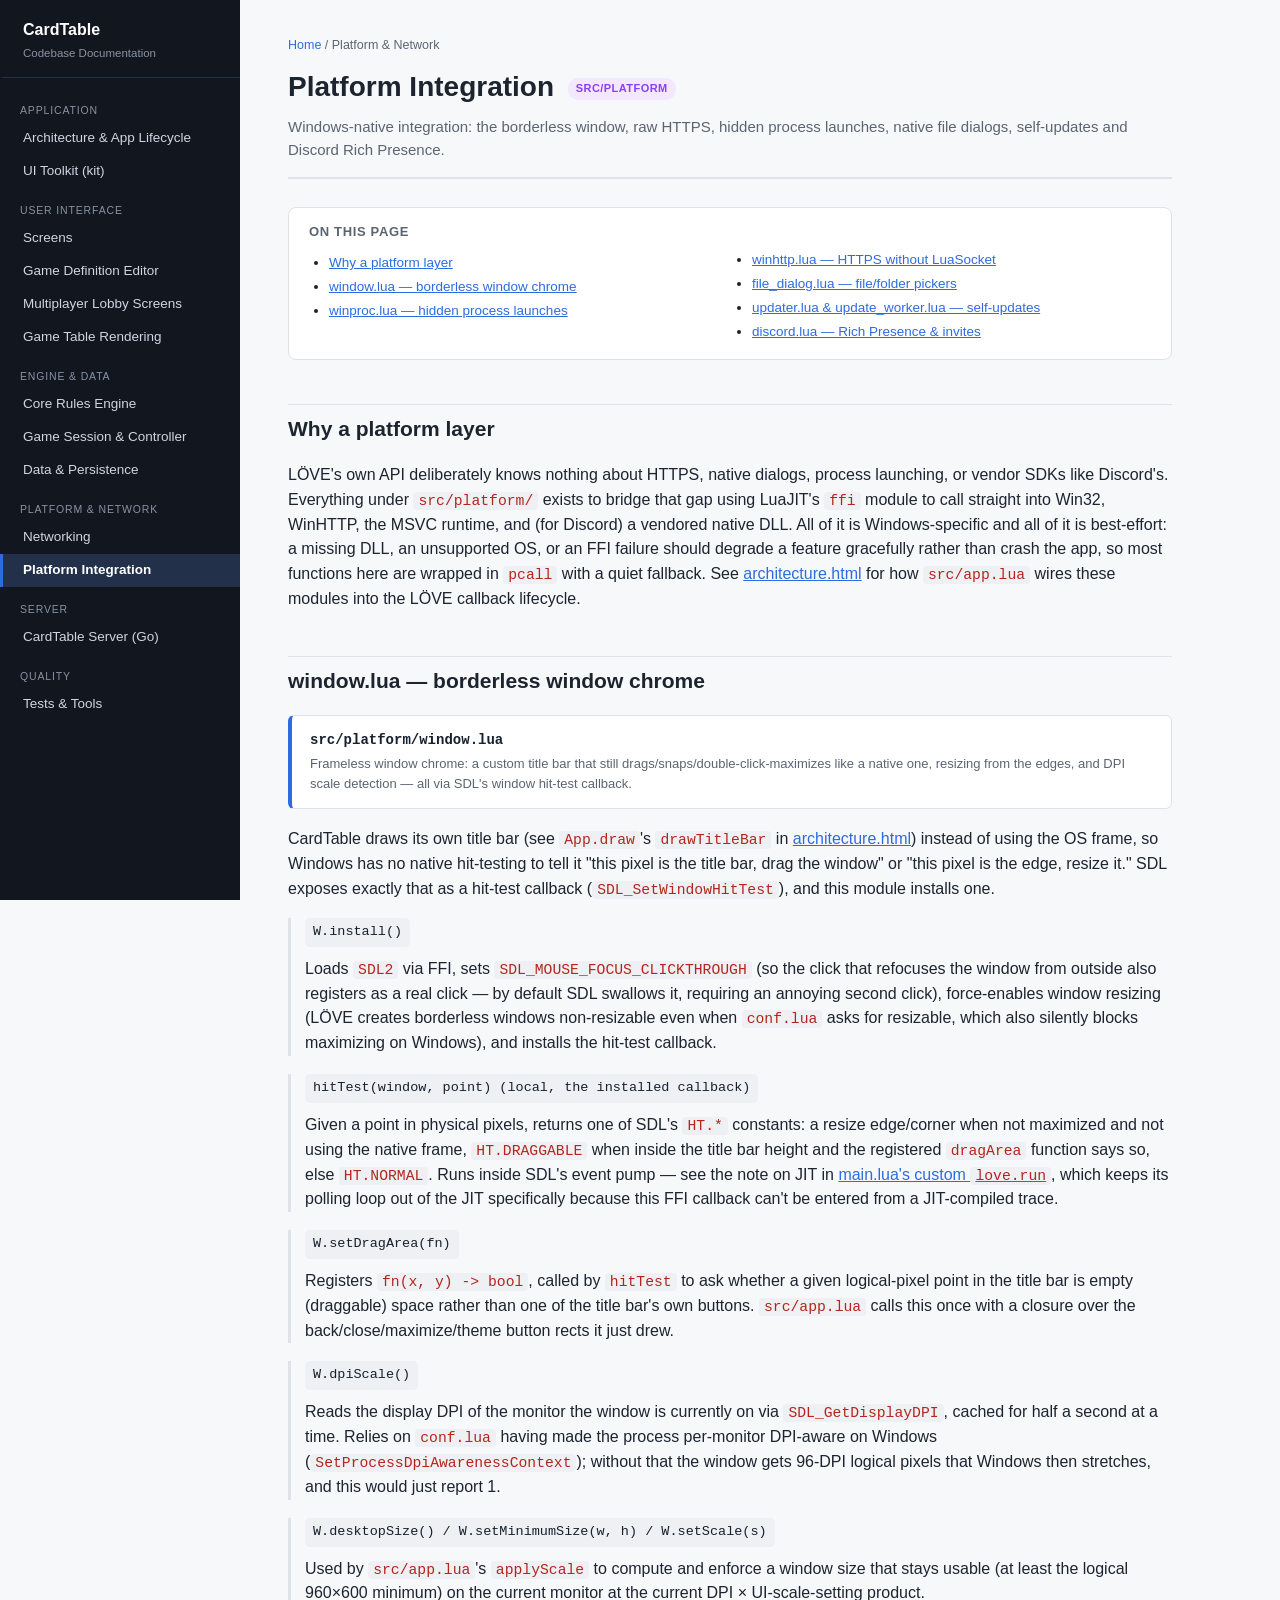
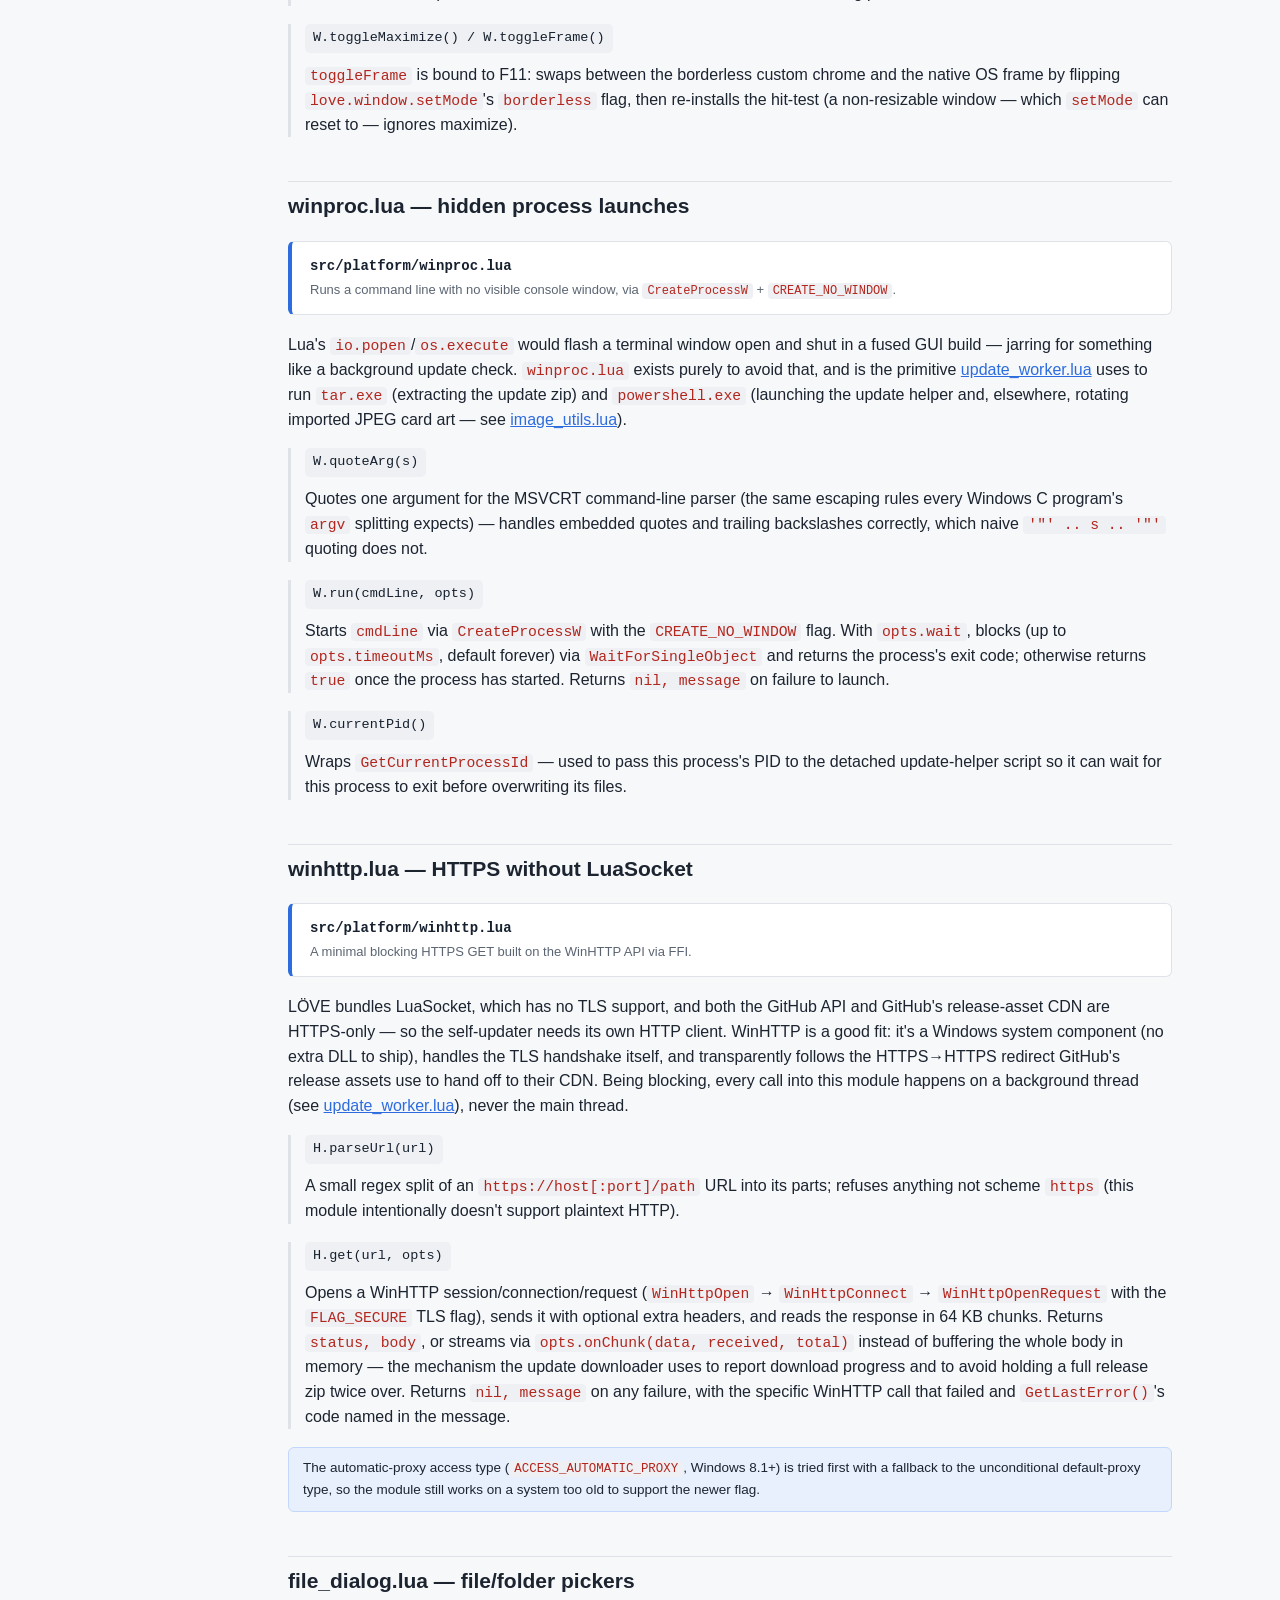
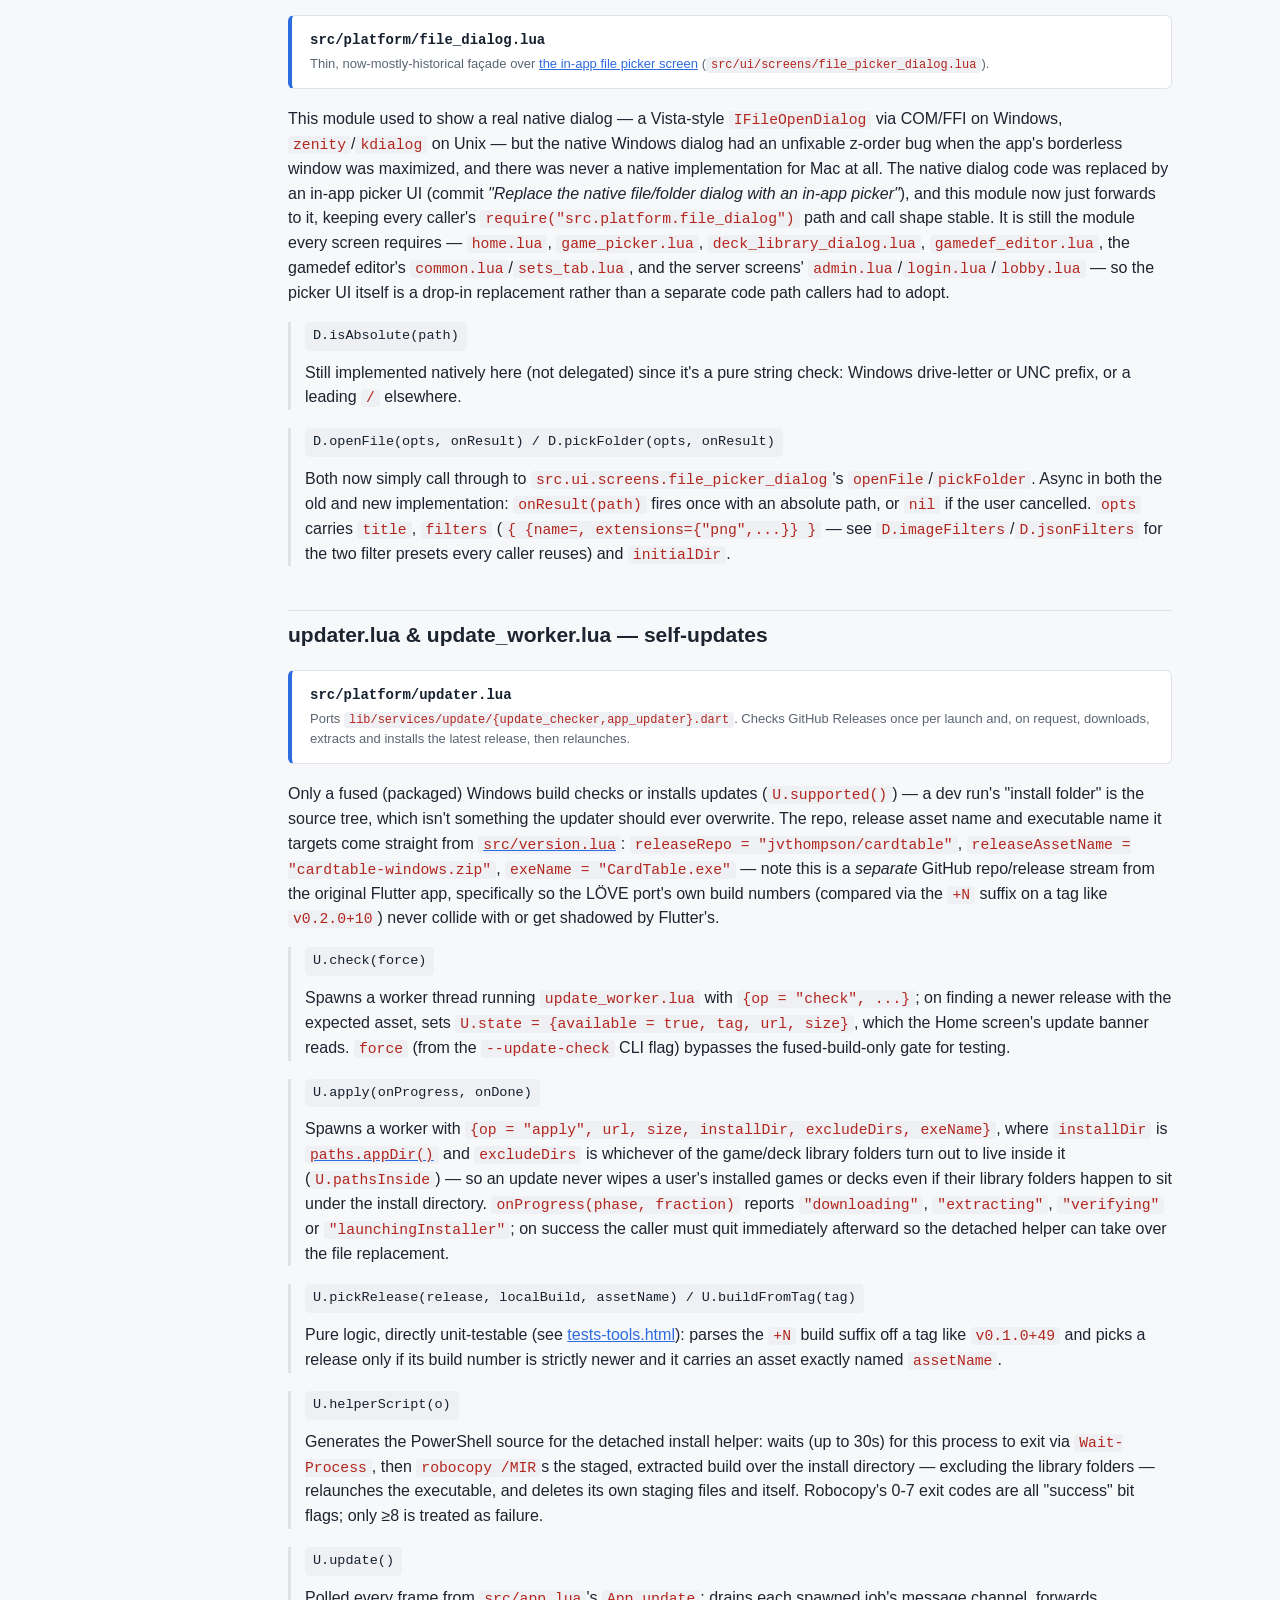
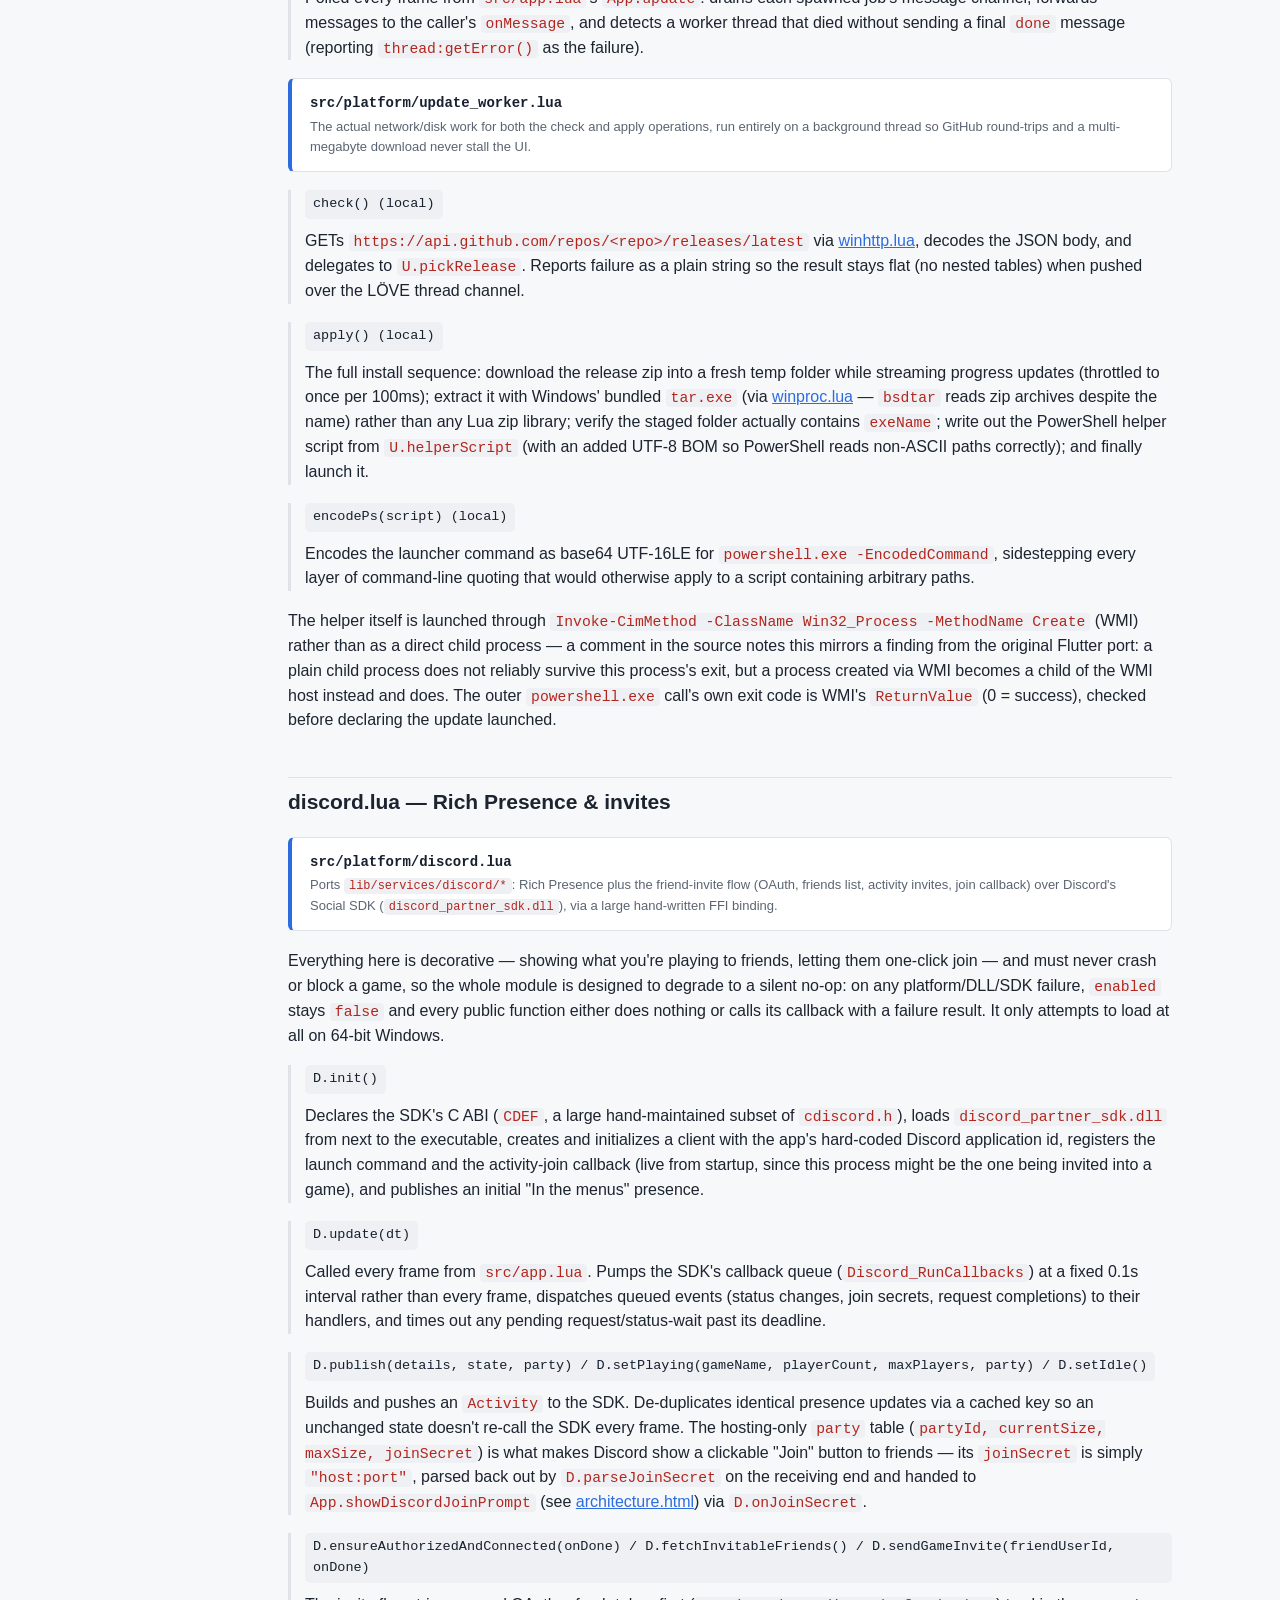
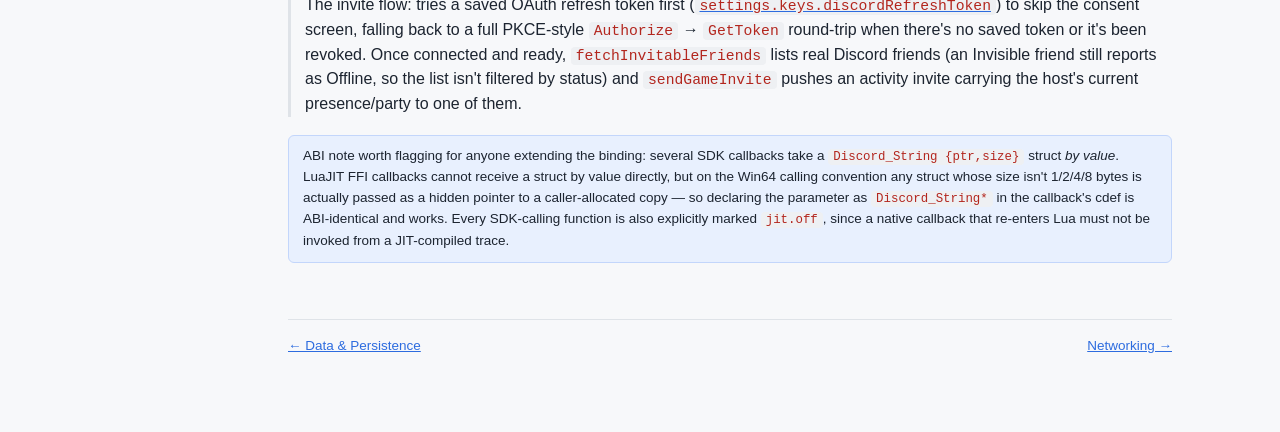
<file: docs/platform.html>
<!doctype html>
<html lang="en">
<head>
<meta charset="utf-8">
<title>Platform Integration — CardTable Docs</title>
<link rel="stylesheet" href="assets/style.css">
</head>
<body>
<nav class="sidenav">
  <a class="brand" href="index.html">CardTable<small>Codebase Documentation</small></a>
  <div class="group-label">Application</div>
  <a href="architecture.html">Architecture &amp; App Lifecycle</a>
  <a href="ui-framework.html">UI Toolkit (kit)</a>
  <div class="group-label">User Interface</div>
  <a href="ui-screens.html">Screens</a>
  <a href="ui-gamedef-editor.html">Game Definition Editor</a>
  <a href="ui-server-screens.html">Multiplayer Lobby Screens</a>
  <a href="ui-table.html">Game Table Rendering</a>
  <div class="group-label">Engine &amp; Data</div>
  <a href="core.html">Core Rules Engine</a>
  <a href="game.html">Game Session &amp; Controller</a>
  <a href="data.html">Data &amp; Persistence</a>
  <div class="group-label">Platform &amp; Network</div>
  <a href="net.html">Networking</a>
  <a href="platform.html" class="current">Platform Integration</a>
  <div class="group-label">Server</div>
  <a href="server.html">CardTable Server (Go)</a>
  <div class="group-label">Quality</div>
  <a href="tests-tools.html">Tests &amp; Tools</a>
</nav>
<main class="page">
  <header class="page-head">
    <div class="crumb"><a href="index.html">Home</a> / Platform &amp; Network</div>
    <h1>Platform Integration <span class="badge lua">src/platform</span></h1>
    <div class="subtitle">Windows-native integration: the borderless window, raw HTTPS, hidden process launches, native file dialogs, self-updates and Discord Rich Presence.</div>
  </header>

  <div class="toc">
    <div class="toc-title">On this page</div>
    <ul>
      <li><a href="#overview">Why a platform layer</a></li>
      <li><a href="#window">window.lua — borderless window chrome</a></li>
      <li><a href="#winproc">winproc.lua — hidden process launches</a></li>
      <li><a href="#winhttp">winhttp.lua — HTTPS without LuaSocket</a></li>
      <li><a href="#file-dialog">file_dialog.lua — file/folder pickers</a></li>
      <li><a href="#updater">updater.lua &amp; update_worker.lua — self-updates</a></li>
      <li><a href="#discord">discord.lua — Rich Presence &amp; invites</a></li>
    </ul>
  </div>

  <h2 id="overview">Why a platform layer</h2>
  <p>
    LÖVE's own API deliberately knows nothing about HTTPS, native dialogs, process launching, or vendor SDKs like
    Discord's. Everything under <code>src/platform/</code> exists to bridge that gap using LuaJIT's <code>ffi</code>
    module to call straight into Win32, WinHTTP, the MSVC runtime, and (for Discord) a vendored native DLL. All of it
    is Windows-specific and all of it is best-effort: a missing DLL, an unsupported OS, or an FFI failure should
    degrade a feature gracefully rather than crash the app, so most functions here are wrapped in <code>pcall</code>
    with a quiet fallback. See <a href="architecture.html">architecture.html</a> for how <code>src/app.lua</code>
    wires these modules into the LÖVE callback lifecycle.
  </p>

  <h2 id="window">window.lua — borderless window chrome</h2>
  <div class="filecard">
    <div class="path">src/platform/window.lua</div>
    <div class="role">Frameless window chrome: a custom title bar that still drags/snaps/double-click-maximizes like a native one, resizing from the edges, and DPI scale detection — all via SDL's window hit-test callback.</div>
  </div>
  <p>
    CardTable draws its own title bar (see <code>App.draw</code>'s <code>drawTitleBar</code> in
    <a href="architecture.html">architecture.html</a>) instead of using the OS frame, so Windows has no native
    hit-testing to tell it "this pixel is the title bar, drag the window" or "this pixel is the edge, resize it."
    SDL exposes exactly that as a hit-test callback (<code>SDL_SetWindowHitTest</code>), and this module installs
    one.
  </p>
  <div class="fn"><span class="sig">W.install()</span><p>Loads <code>SDL2</code> via FFI, sets <code>SDL_MOUSE_FOCUS_CLICKTHROUGH</code> (so the click that refocuses the window from outside also registers as a real click — by default SDL swallows it, requiring an annoying second click), force-enables window resizing (LÖVE creates borderless windows non-resizable even when <code>conf.lua</code> asks for resizable, which also silently blocks maximizing on Windows), and installs the hit-test callback.</p></div>
  <div class="fn"><span class="sig">hitTest(window, point) (local, the installed callback)</span><p>Given a point in physical pixels, returns one of SDL's <code>HT.*</code> constants: a resize edge/corner when not maximized and not using the native frame, <code>HT.DRAGGABLE</code> when inside the title bar height and the registered <code>dragArea</code> function says so, else <code>HT.NORMAL</code>. Runs inside SDL's event pump — see the note on JIT in <a href="architecture.html">main.lua's custom <code>love.run</code></a>, which keeps its polling loop out of the JIT specifically because this FFI callback can't be entered from a JIT-compiled trace.</p></div>
  <div class="fn"><span class="sig">W.setDragArea(fn)</span><p>Registers <code>fn(x, y) -&gt; bool</code>, called by <code>hitTest</code> to ask whether a given logical-pixel point in the title bar is empty (draggable) space rather than one of the title bar's own buttons. <code>src/app.lua</code> calls this once with a closure over the back/close/maximize/theme button rects it just drew.</p></div>
  <div class="fn"><span class="sig">W.dpiScale()</span><p>Reads the display DPI of the monitor the window is currently on via <code>SDL_GetDisplayDPI</code>, cached for half a second at a time. Relies on <code>conf.lua</code> having made the process per-monitor DPI-aware on Windows (<code>SetProcessDpiAwarenessContext</code>); without that the window gets 96-DPI logical pixels that Windows then stretches, and this would just report 1.</p></div>
  <div class="fn"><span class="sig">W.desktopSize() / W.setMinimumSize(w, h) / W.setScale(s)</span><p>Used by <code>src/app.lua</code>'s <code>applyScale</code> to compute and enforce a window size that stays usable (at least the logical 960×600 minimum) on the current monitor at the current DPI × UI-scale-setting product.</p></div>
  <div class="fn"><span class="sig">W.toggleMaximize() / W.toggleFrame()</span><p><code>toggleFrame</code> is bound to F11: swaps between the borderless custom chrome and the native OS frame by flipping <code>love.window.setMode</code>'s <code>borderless</code> flag, then re-installs the hit-test (a non-resizable window — which <code>setMode</code> can reset to — ignores maximize).</p></div>

  <h2 id="winproc">winproc.lua — hidden process launches</h2>
  <div class="filecard">
    <div class="path">src/platform/winproc.lua</div>
    <div class="role">Runs a command line with no visible console window, via <code>CreateProcessW</code> + <code>CREATE_NO_WINDOW</code>.</div>
  </div>
  <p>
    Lua's <code>io.popen</code>/<code>os.execute</code> would flash a terminal window open and shut in a fused GUI
    build — jarring for something like a background update check. <code>winproc.lua</code> exists purely to avoid
    that, and is the primitive <a href="#updater">update_worker.lua</a> uses to run <code>tar.exe</code> (extracting
    the update zip) and <code>powershell.exe</code> (launching the update helper and, elsewhere, rotating imported
    JPEG card art — see <a href="data.html#image-utils">image_utils.lua</a>).
  </p>
  <div class="fn"><span class="sig">W.quoteArg(s)</span><p>Quotes one argument for the MSVCRT command-line parser (the same escaping rules every Windows C program's <code>argv</code> splitting expects) — handles embedded quotes and trailing backslashes correctly, which naive <code>'"' .. s .. '"'</code> quoting does not.</p></div>
  <div class="fn"><span class="sig">W.run(cmdLine, opts)</span><p>Starts <code>cmdLine</code> via <code>CreateProcessW</code> with the <code>CREATE_NO_WINDOW</code> flag. With <code>opts.wait</code>, blocks (up to <code>opts.timeoutMs</code>, default forever) via <code>WaitForSingleObject</code> and returns the process's exit code; otherwise returns <code>true</code> once the process has started. Returns <code>nil, message</code> on failure to launch.</p></div>
  <div class="fn"><span class="sig">W.currentPid()</span><p>Wraps <code>GetCurrentProcessId</code> — used to pass this process's PID to the detached update-helper script so it can wait for this process to exit before overwriting its files.</p></div>

  <h2 id="winhttp">winhttp.lua — HTTPS without LuaSocket</h2>
  <div class="filecard">
    <div class="path">src/platform/winhttp.lua</div>
    <div class="role">A minimal blocking HTTPS GET built on the WinHTTP API via FFI.</div>
  </div>
  <p>
    LÖVE bundles LuaSocket, which has no TLS support, and both the GitHub API and GitHub's release-asset CDN are
    HTTPS-only — so the self-updater needs its own HTTP client. WinHTTP is a good fit: it's a Windows system
    component (no extra DLL to ship), handles the TLS handshake itself, and transparently follows the
    HTTPS→HTTPS redirect GitHub's release assets use to hand off to their CDN. Being blocking, every call into this
    module happens on a background thread (see <a href="#updater">update_worker.lua</a>), never the main thread.
  </p>
  <div class="fn"><span class="sig">H.parseUrl(url)</span><p>A small regex split of an <code>https://host[:port]/path</code> URL into its parts; refuses anything not scheme <code>https</code> (this module intentionally doesn't support plaintext HTTP).</p></div>
  <div class="fn"><span class="sig">H.get(url, opts)</span><p>Opens a WinHTTP session/connection/request (<code>WinHttpOpen</code> → <code>WinHttpConnect</code> → <code>WinHttpOpenRequest</code> with the <code>FLAG_SECURE</code> TLS flag), sends it with optional extra headers, and reads the response in 64&nbsp;KB chunks. Returns <code>status, body</code>, or streams via <code>opts.onChunk(data, received, total)</code> instead of buffering the whole body in memory — the mechanism the update downloader uses to report download progress and to avoid holding a full release zip twice over. Returns <code>nil, message</code> on any failure, with the specific WinHTTP call that failed and <code>GetLastError()</code>'s code named in the message.</p></div>
  <p class="note">The automatic-proxy access type (<code>ACCESS_AUTOMATIC_PROXY</code>, Windows 8.1+) is tried first with a fallback to the unconditional default-proxy type, so the module still works on a system too old to support the newer flag.</p>

  <h2 id="file-dialog">file_dialog.lua — file/folder pickers</h2>
  <div class="filecard">
    <div class="path">src/platform/file_dialog.lua</div>
    <div class="role">Thin, now-mostly-historical façade over <a href="ui-screens.html">the in-app file picker screen</a> (<code>src/ui/screens/file_picker_dialog.lua</code>).</div>
  </div>
  <p>
    This module used to show a real native dialog — a Vista-style <code>IFileOpenDialog</code> via COM/FFI on
    Windows, <code>zenity</code>/<code>kdialog</code> on Unix — but the native Windows dialog had an unfixable
    z-order bug when the app's borderless window was maximized, and there was never a native implementation for Mac
    at all. The native dialog code was replaced by an in-app picker UI (commit <em>"Replace the native file/folder
    dialog with an in-app picker"</em>), and this module now just forwards to it, keeping every caller's
    <code>require("src.platform.file_dialog")</code> path and call shape stable. It is still the module every
    screen requires — <code>home.lua</code>, <code>game_picker.lua</code>, <code>deck_library_dialog.lua</code>,
    <code>gamedef_editor.lua</code>, the gamedef editor's <code>common.lua</code>/<code>sets_tab.lua</code>, and the
    server screens' <code>admin.lua</code>/<code>login.lua</code>/<code>lobby.lua</code> — so the picker UI itself
    is a drop-in replacement rather than a separate code path callers had to adopt.
  </p>
  <div class="fn"><span class="sig">D.isAbsolute(path)</span><p>Still implemented natively here (not delegated) since it's a pure string check: Windows drive-letter or UNC prefix, or a leading <code>/</code> elsewhere.</p></div>
  <div class="fn"><span class="sig">D.openFile(opts, onResult) / D.pickFolder(opts, onResult)</span><p>Both now simply call through to <code>src.ui.screens.file_picker_dialog</code>'s <code>openFile</code>/<code>pickFolder</code>. Async in both the old and new implementation: <code>onResult(path)</code> fires once with an absolute path, or <code>nil</code> if the user cancelled. <code>opts</code> carries <code>title</code>, <code>filters</code> (<code>{ {name=, extensions={"png",...}} }</code> — see <code>D.imageFilters</code>/<code>D.jsonFilters</code> for the two filter presets every caller reuses) and <code>initialDir</code>.</p></div>

  <h2 id="updater">updater.lua &amp; update_worker.lua — self-updates</h2>
  <div class="filecard">
    <div class="path">src/platform/updater.lua</div>
    <div class="role">Ports <code>lib/services/update/{update_checker,app_updater}.dart</code>. Checks GitHub Releases once per launch and, on request, downloads, extracts and installs the latest release, then relaunches.</div>
  </div>
  <p>
    Only a fused (packaged) Windows build checks or installs updates (<code>U.supported()</code>) — a dev run's
    "install folder" is the source tree, which isn't something the updater should ever overwrite. The repo, release
    asset name and executable name it targets come straight from <a href="architecture.html"><code>src/version.lua</code></a>:
    <code>releaseRepo = "jvthompson/cardtable"</code>, <code>releaseAssetName = "cardtable-windows.zip"</code>,
    <code>exeName = "CardTable.exe"</code> — note this is a <em>separate</em> GitHub repo/release stream from the
    original Flutter app, specifically so the LÖVE port's own build numbers (compared via the <code>+N</code> suffix
    on a tag like <code>v0.2.0+10</code>) never collide with or get shadowed by Flutter's.
  </p>
  <div class="fn"><span class="sig">U.check(force)</span><p>Spawns a worker thread running <code>update_worker.lua</code> with <code>{op = "check", ...}</code>; on finding a newer release with the expected asset, sets <code>U.state = {available = true, tag, url, size}</code>, which the Home screen's update banner reads. <code>force</code> (from the <code>--update-check</code> CLI flag) bypasses the fused-build-only gate for testing.</p></div>
  <div class="fn"><span class="sig">U.apply(onProgress, onDone)</span><p>Spawns a worker with <code>{op = "apply", url, size, installDir, excludeDirs, exeName}</code>, where <code>installDir</code> is <a href="data.html#paths"><code>paths.appDir()</code></a> and <code>excludeDirs</code> is whichever of the game/deck library folders turn out to live inside it (<code>U.pathsInside</code>) — so an update never wipes a user's installed games or decks even if their library folders happen to sit under the install directory. <code>onProgress(phase, fraction)</code> reports <code>"downloading"</code>, <code>"extracting"</code>, <code>"verifying"</code> or <code>"launchingInstaller"</code>; on success the caller must quit immediately afterward so the detached helper can take over the file replacement.</p></div>
  <div class="fn"><span class="sig">U.pickRelease(release, localBuild, assetName) / U.buildFromTag(tag)</span><p>Pure logic, directly unit-testable (see <a href="tests-tools.html">tests-tools.html</a>): parses the <code>+N</code> build suffix off a tag like <code>v0.1.0+49</code> and picks a release only if its build number is strictly newer and it carries an asset exactly named <code>assetName</code>.</p></div>
  <div class="fn"><span class="sig">U.helperScript(o)</span><p>Generates the PowerShell source for the detached install helper: waits (up to 30s) for this process to exit via <code>Wait-Process</code>, then <code>robocopy /MIR</code>s the staged, extracted build over the install directory — excluding the library folders — relaunches the executable, and deletes its own staging files and itself. Robocopy's 0-7 exit codes are all "success" bit flags; only ≥8 is treated as failure.</p></div>
  <div class="fn"><span class="sig">U.update()</span><p>Polled every frame from <code>src/app.lua</code>'s <code>App.update</code>: drains each spawned job's message channel, forwards messages to the caller's <code>onMessage</code>, and detects a worker thread that died without sending a final <code>done</code> message (reporting <code>thread:getError()</code> as the failure).</p></div>

  <div class="filecard">
    <div class="path">src/platform/update_worker.lua</div>
    <div class="role">The actual network/disk work for both the check and apply operations, run entirely on a background thread so GitHub round-trips and a multi-megabyte download never stall the UI.</div>
  </div>
  <div class="fn"><span class="sig">check() (local)</span><p>GETs <code>https://api.github.com/repos/&lt;repo&gt;/releases/latest</code> via <a href="#winhttp">winhttp.lua</a>, decodes the JSON body, and delegates to <code>U.pickRelease</code>. Reports failure as a plain string so the result stays flat (no nested tables) when pushed over the LÖVE thread channel.</p></div>
  <div class="fn"><span class="sig">apply() (local)</span><p>The full install sequence: download the release zip into a fresh temp folder while streaming progress updates (throttled to once per 100ms); extract it with Windows' bundled <code>tar.exe</code> (via <a href="#winproc">winproc.lua</a> — <code>bsdtar</code> reads zip archives despite the name) rather than any Lua zip library; verify the staged folder actually contains <code>exeName</code>; write out the PowerShell helper script from <code>U.helperScript</code> (with an added UTF-8 BOM so PowerShell reads non-ASCII paths correctly); and finally launch it.</p></div>
  <div class="fn"><span class="sig">encodePs(script) (local)</span><p>Encodes the launcher command as base64 UTF-16LE for <code>powershell.exe -EncodedCommand</code>, sidestepping every layer of command-line quoting that would otherwise apply to a script containing arbitrary paths.</p></div>
  <p>
    The helper itself is launched through <code>Invoke-CimMethod -ClassName Win32_Process -MethodName Create</code>
    (WMI) rather than as a direct child process — a comment in the source notes this mirrors a finding from the
    original Flutter port: a plain child process does not reliably survive this process's exit, but a process
    created via WMI becomes a child of the WMI host instead and does. The outer <code>powershell.exe</code> call's
    own exit code is WMI's <code>ReturnValue</code> (0 = success), checked before declaring the update launched.
  </p>

  <h2 id="discord">discord.lua — Rich Presence &amp; invites</h2>
  <div class="filecard">
    <div class="path">src/platform/discord.lua</div>
    <div class="role">Ports <code>lib/services/discord/*</code>: Rich Presence plus the friend-invite flow (OAuth, friends list, activity invites, join callback) over Discord's Social SDK (<code>discord_partner_sdk.dll</code>), via a large hand-written FFI binding.</div>
  </div>
  <p>
    Everything here is decorative — showing what you're playing to friends, letting them one-click join — and must
    never crash or block a game, so the whole module is designed to degrade to a silent no-op: on any
    platform/DLL/SDK failure, <code>enabled</code> stays <code>false</code> and every public function either does
    nothing or calls its callback with a failure result. It only attempts to load at all on 64-bit Windows.
  </p>
  <div class="fn"><span class="sig">D.init()</span><p>Declares the SDK's C ABI (<code>CDEF</code>, a large hand-maintained subset of <code>cdiscord.h</code>), loads <code>discord_partner_sdk.dll</code> from next to the executable, creates and initializes a client with the app's hard-coded Discord application id, registers the launch command and the activity-join callback (live from startup, since this process might be the one being invited into a game), and publishes an initial "In the menus" presence.</p></div>
  <div class="fn"><span class="sig">D.update(dt)</span><p>Called every frame from <code>src/app.lua</code>. Pumps the SDK's callback queue (<code>Discord_RunCallbacks</code>) at a fixed 0.1s interval rather than every frame, dispatches queued events (status changes, join secrets, request completions) to their handlers, and times out any pending request/status-wait past its deadline.</p></div>
  <div class="fn"><span class="sig">D.publish(details, state, party) / D.setPlaying(gameName, playerCount, maxPlayers, party) / D.setIdle()</span><p>Builds and pushes an <code>Activity</code> to the SDK. De-duplicates identical presence updates via a cached key so an unchanged state doesn't re-call the SDK every frame. The hosting-only <code>party</code> table (<code>partyId, currentSize, maxSize, joinSecret</code>) is what makes Discord show a clickable "Join" button to friends — its <code>joinSecret</code> is simply <code>"host:port"</code>, parsed back out by <code>D.parseJoinSecret</code> on the receiving end and handed to <code>App.showDiscordJoinPrompt</code> (see <a href="architecture.html">architecture.html</a>) via <code>D.onJoinSecret</code>.</p></div>
  <div class="fn"><span class="sig">D.ensureAuthorizedAndConnected(onDone) / D.fetchInvitableFriends() / D.sendGameInvite(friendUserId, onDone)</span><p>The invite flow: tries a saved OAuth refresh token first (<a href="data.html#settings"><code>settings.keys.discordRefreshToken</code></a>) to skip the consent screen, falling back to a full PKCE-style <code>Authorize</code> → <code>GetToken</code> round-trip when there's no saved token or it's been revoked. Once connected and ready, <code>fetchInvitableFriends</code> lists real Discord friends (an Invisible friend still reports as Offline, so the list isn't filtered by status) and <code>sendGameInvite</code> pushes an activity invite carrying the host's current presence/party to one of them.</p></div>
  <p class="note">
    ABI note worth flagging for anyone extending the binding: several SDK callbacks take a <code>Discord_String
    {ptr,size}</code> struct <em>by value</em>. LuaJIT FFI callbacks cannot receive a struct by value directly, but
    on the Win64 calling convention any struct whose size isn't 1/2/4/8 bytes is actually passed as a hidden pointer
    to a caller-allocated copy — so declaring the parameter as <code>Discord_String*</code> in the callback's cdef
    is ABI-identical and works. Every SDK-calling function is also explicitly marked <code>jit.off</code>, since a
    native callback that re-enters Lua must not be invoked from a JIT-compiled trace.
  </p>

  <div class="nextprev">
    <a href="data.html">&larr; Data &amp; Persistence</a>
    <a href="net.html">Networking &rarr;</a>
  </div>
</main>
</body>
</html>
</file>
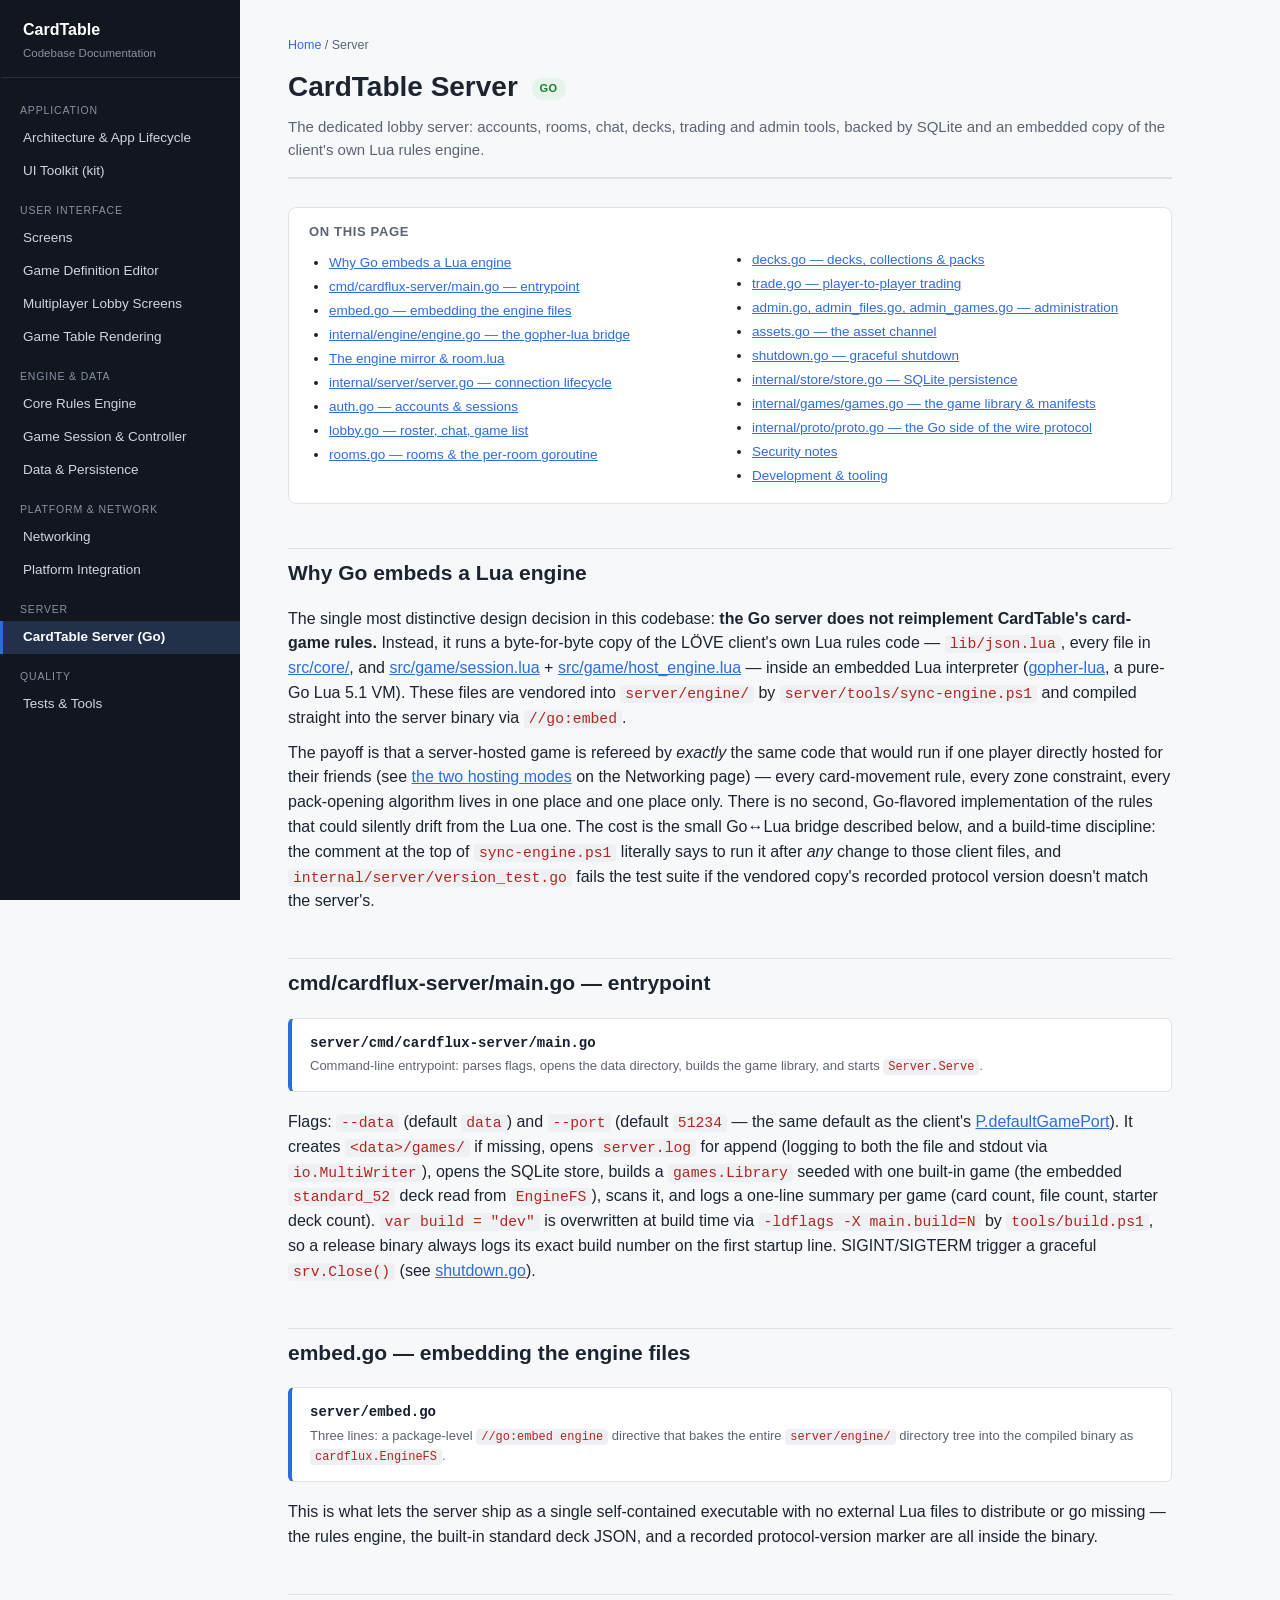
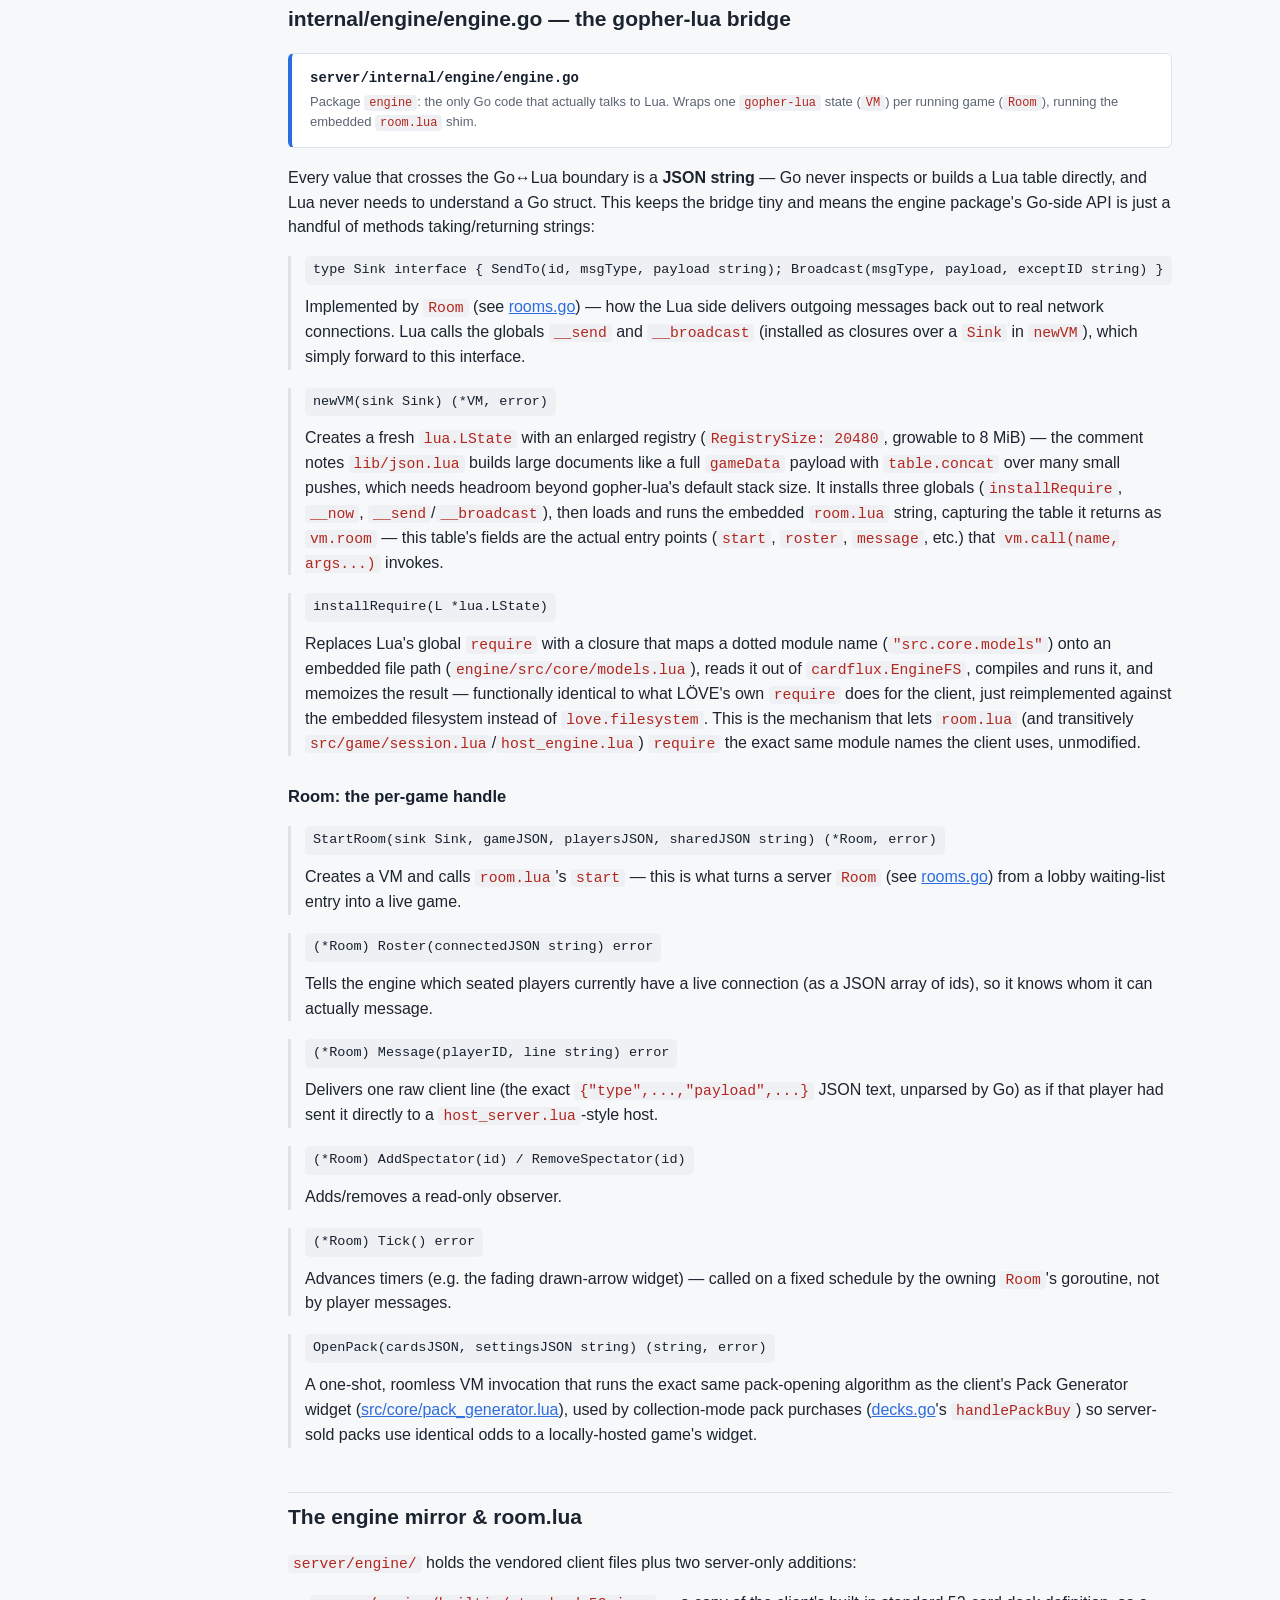
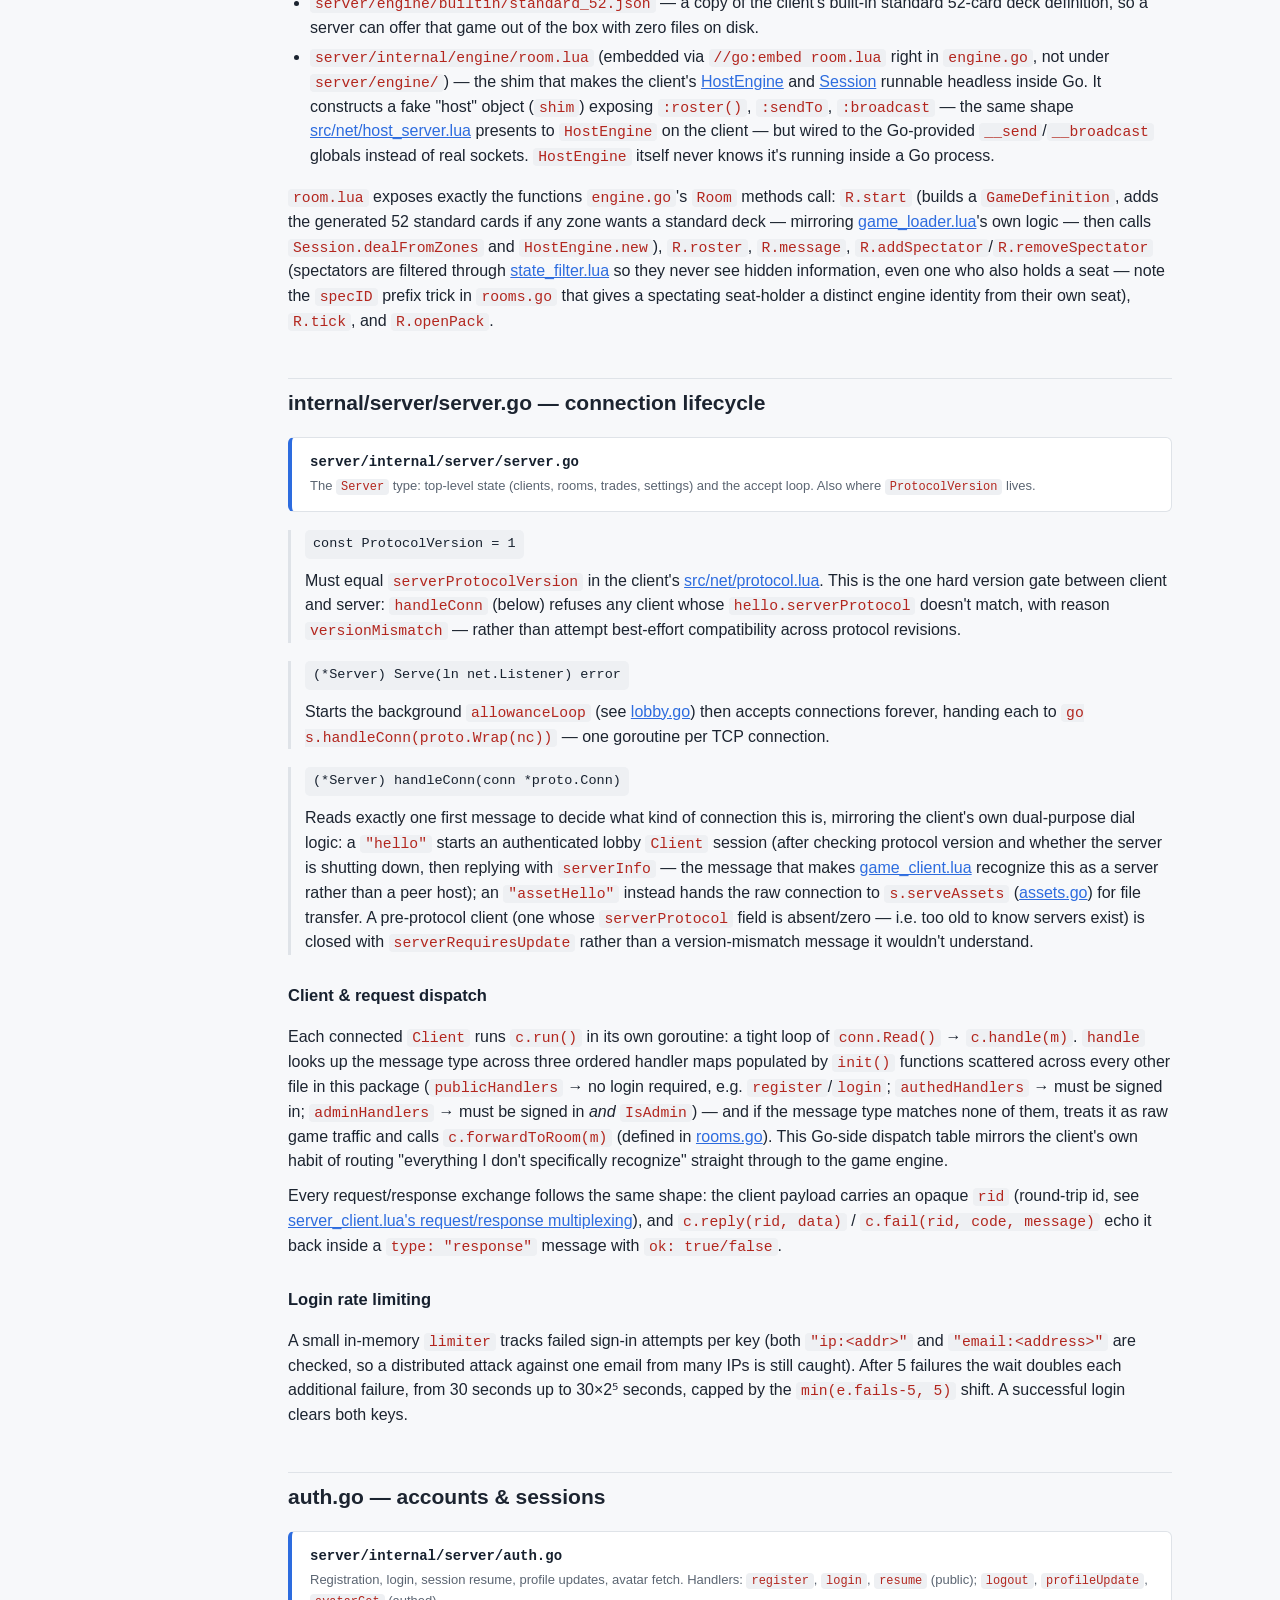
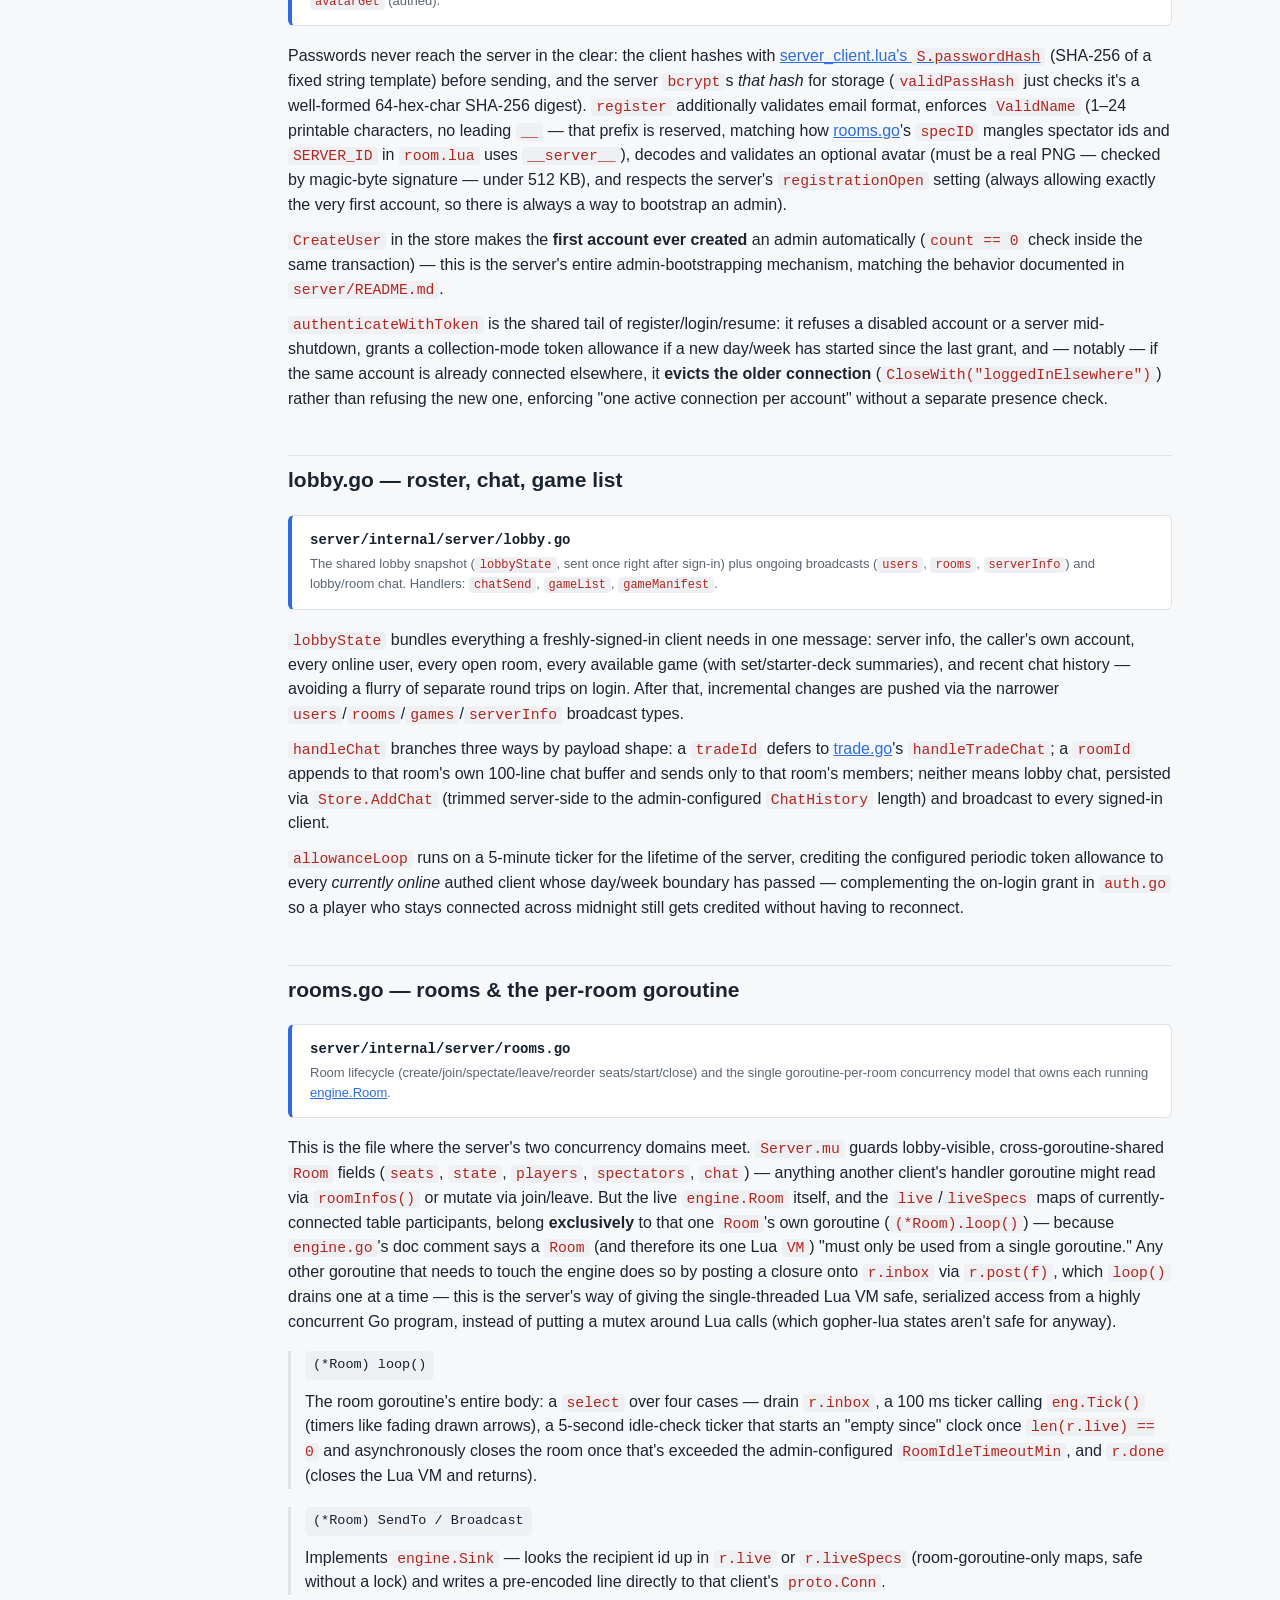
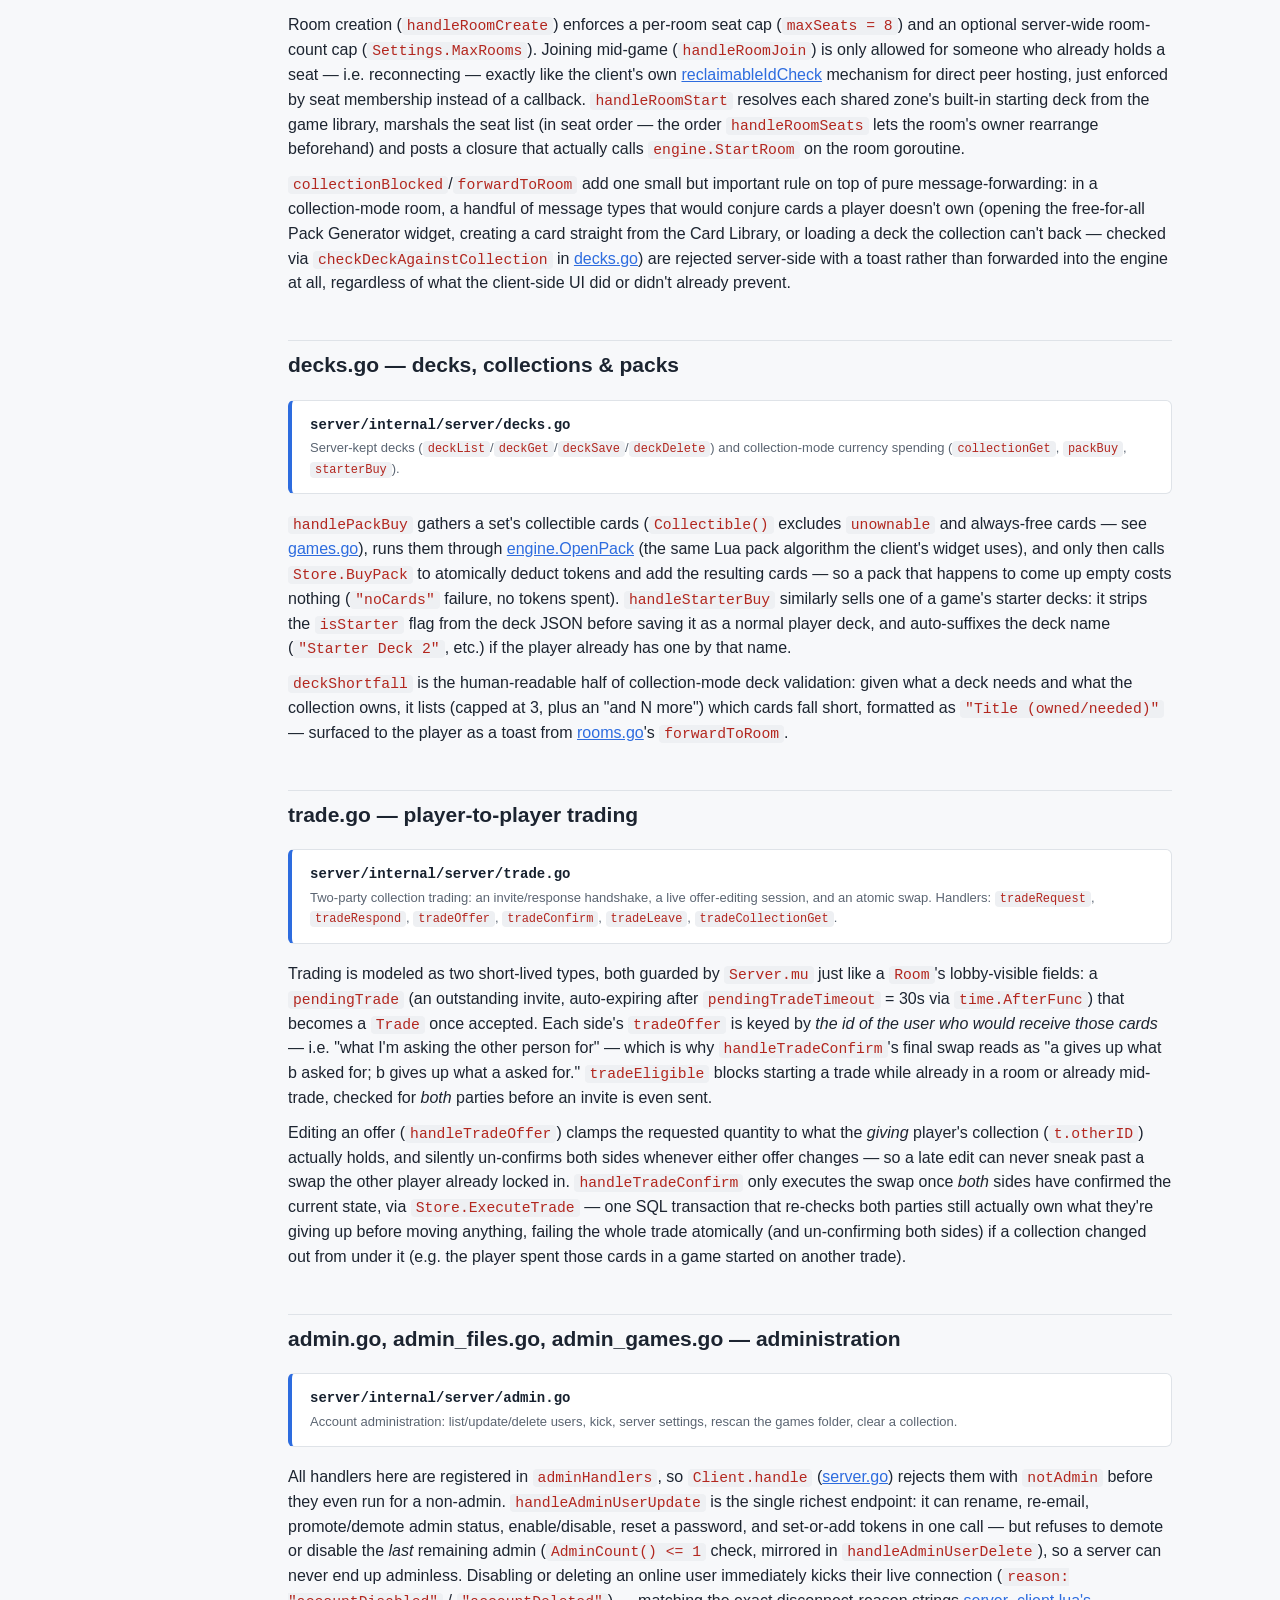
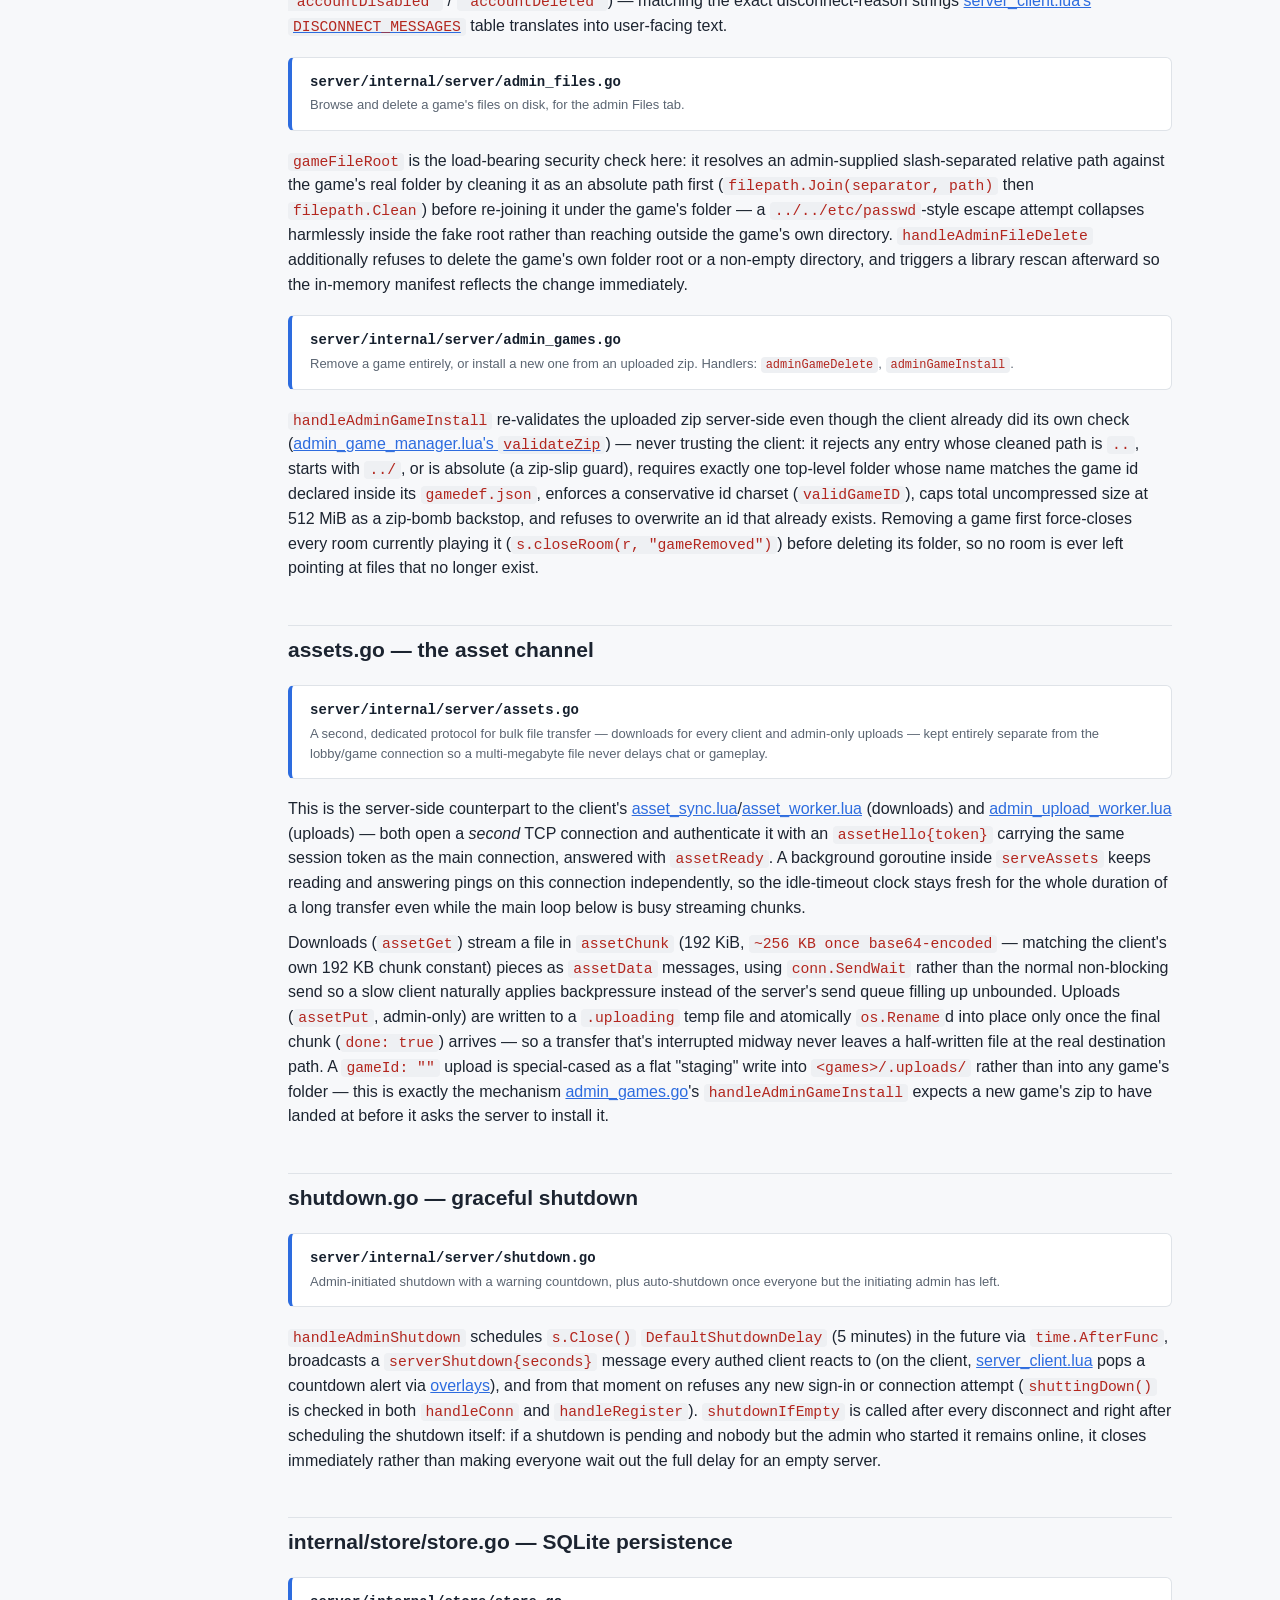
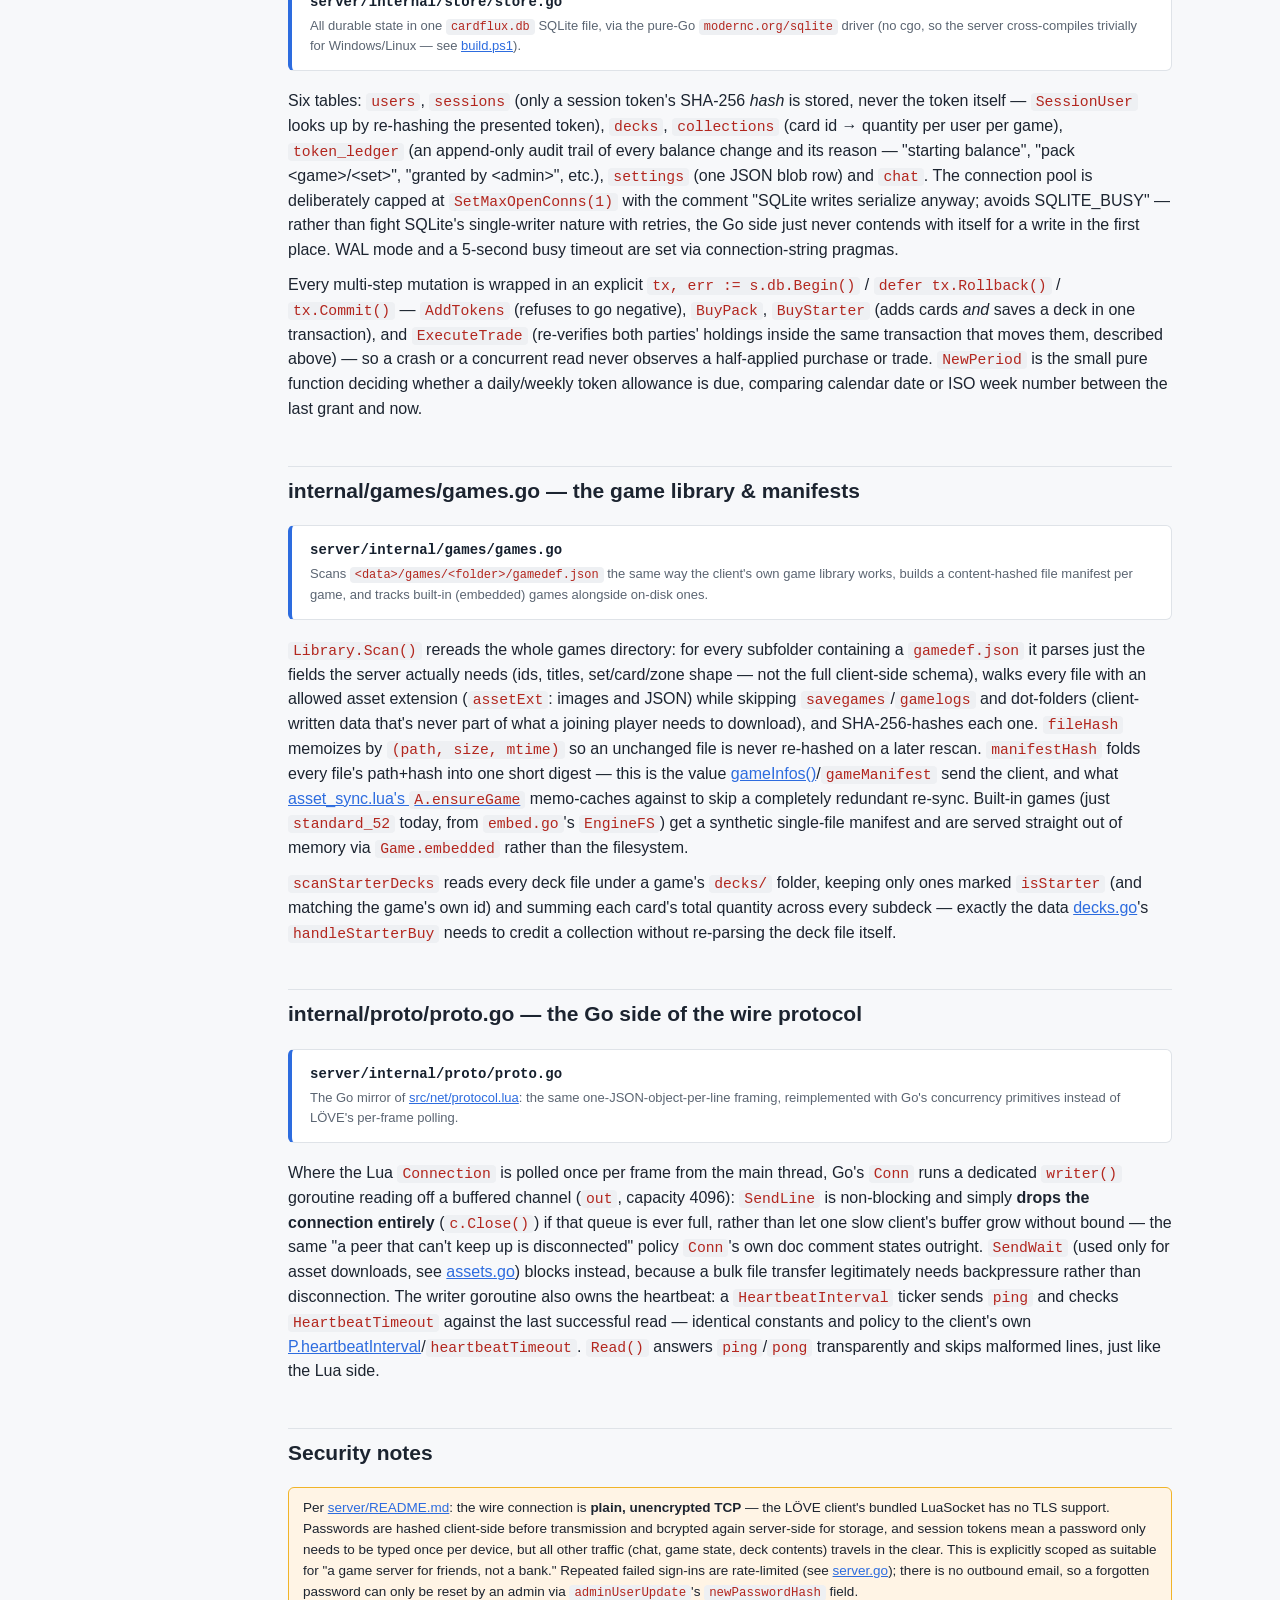
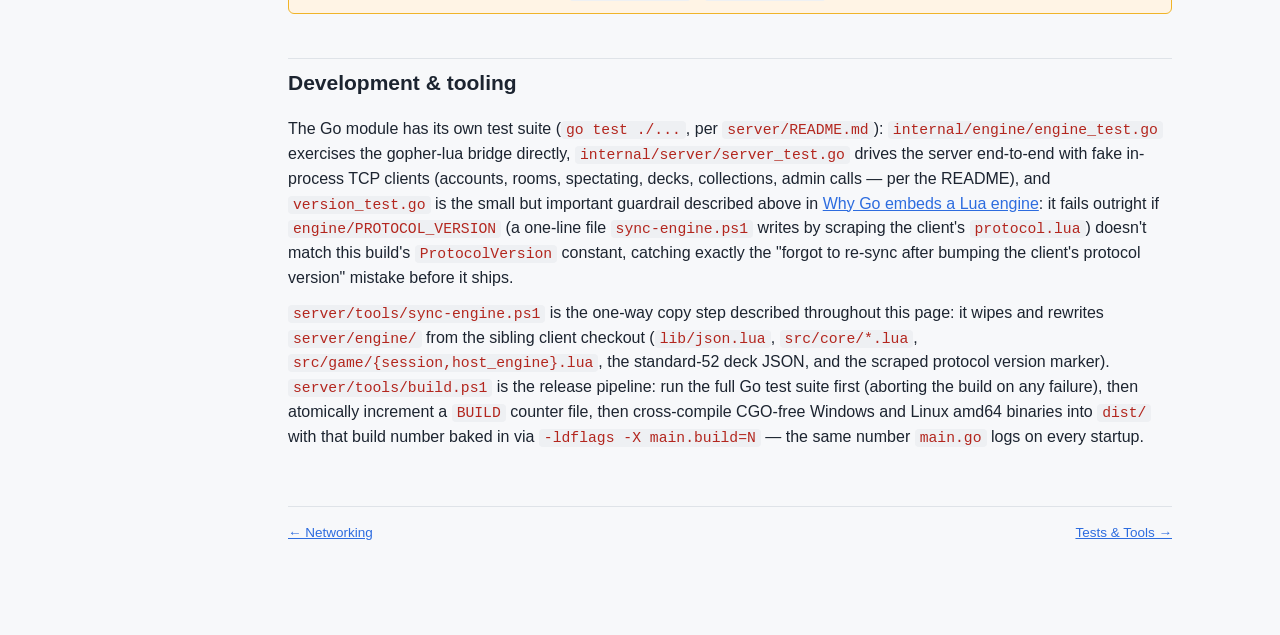
<file: docs/server.html>
<!doctype html>
<html lang="en">
<head>
<meta charset="utf-8">
<title>CardTable Server (Go) — CardTable Docs</title>
<link rel="stylesheet" href="assets/style.css">
</head>
<body>
<nav class="sidenav">
  <a class="brand" href="index.html">CardTable<small>Codebase Documentation</small></a>
  <div class="group-label">Application</div>
  <a href="architecture.html">Architecture &amp; App Lifecycle</a>
  <a href="ui-framework.html">UI Toolkit (kit)</a>
  <div class="group-label">User Interface</div>
  <a href="ui-screens.html">Screens</a>
  <a href="ui-gamedef-editor.html">Game Definition Editor</a>
  <a href="ui-server-screens.html">Multiplayer Lobby Screens</a>
  <a href="ui-table.html">Game Table Rendering</a>
  <div class="group-label">Engine &amp; Data</div>
  <a href="core.html">Core Rules Engine</a>
  <a href="game.html">Game Session &amp; Controller</a>
  <a href="data.html">Data &amp; Persistence</a>
  <div class="group-label">Platform &amp; Network</div>
  <a href="net.html">Networking</a>
  <a href="platform.html">Platform Integration</a>
  <div class="group-label">Server</div>
  <a href="server.html" class="current">CardTable Server (Go)</a>
  <div class="group-label">Quality</div>
  <a href="tests-tools.html">Tests &amp; Tools</a>
</nav>
<main class="page">
  <header class="page-head">
    <div class="crumb"><a href="index.html">Home</a> / Server</div>
    <h1>CardTable Server <span class="badge go">Go</span></h1>
    <div class="subtitle">The dedicated lobby server: accounts, rooms, chat, decks, trading and admin tools, backed by SQLite and an embedded copy of the client's own Lua rules engine.</div>
  </header>

  <div class="toc">
    <div class="toc-title">On this page</div>
    <ul>
      <li><a href="#why-go-embeds-a-lua-engine">Why Go embeds a Lua engine</a></li>
      <li><a href="#cmd-main">cmd/cardflux-server/main.go — entrypoint</a></li>
      <li><a href="#embed-go">embed.go — embedding the engine files</a></li>
      <li><a href="#engine-go">internal/engine/engine.go — the gopher-lua bridge</a></li>
      <li><a href="#room-lua">The engine mirror &amp; room.lua</a></li>
      <li><a href="#server-go">internal/server/server.go — connection lifecycle</a></li>
      <li><a href="#auth-go">auth.go — accounts &amp; sessions</a></li>
      <li><a href="#lobby-go">lobby.go — roster, chat, game list</a></li>
      <li><a href="#rooms-go">rooms.go — rooms &amp; the per-room goroutine</a></li>
      <li><a href="#decks-go">decks.go — decks, collections &amp; packs</a></li>
      <li><a href="#trade-go">trade.go — player-to-player trading</a></li>
      <li><a href="#admin-go">admin.go, admin_files.go, admin_games.go — administration</a></li>
      <li><a href="#assets-go">assets.go — the asset channel</a></li>
      <li><a href="#shutdown-go">shutdown.go — graceful shutdown</a></li>
      <li><a href="#store-go">internal/store/store.go — SQLite persistence</a></li>
      <li><a href="#games-go">internal/games/games.go — the game library &amp; manifests</a></li>
      <li><a href="#proto-go">internal/proto/proto.go — the Go side of the wire protocol</a></li>
      <li><a href="#security">Security notes</a></li>
      <li><a href="#dev-tooling">Development &amp; tooling</a></li>
    </ul>
  </div>

  <h2 id="why-go-embeds-a-lua-engine">Why Go embeds a Lua engine</h2>
  <p>The single most distinctive design decision in this codebase: <strong>the Go server does not reimplement
  CardTable's card-game rules.</strong> Instead, it runs a byte-for-byte copy of the LÖVE client's own Lua rules code —
  <code>lib/json.lua</code>, every file in <a href="core.html">src/core/</a>, and
  <a href="game.html">src/game/session.lua</a> + <a href="game.html">src/game/host_engine.lua</a> — inside an
  embedded Lua interpreter (<a href="https://github.com/yuin/gopher-lua">gopher-lua</a>, a pure-Go Lua 5.1 VM). These
  files are vendored into <code>server/engine/</code> by <code>server/tools/sync-engine.ps1</code> and compiled
  straight into the server binary via <code>//go:embed</code>.</p>
  <p>The payoff is that a server-hosted game is refereed by <em>exactly</em> the same code that would run if one
  player directly hosted for their friends (see <a href="net.html#two-hosting-modes">the two hosting modes</a> on
  the Networking page) — every card-movement rule, every zone constraint, every pack-opening algorithm lives in one
  place and one place only. There is no second, Go-flavored implementation of the rules that could silently drift
  from the Lua one. The cost is the small Go↔Lua bridge described below, and a build-time discipline: the comment at
  the top of <code>sync-engine.ps1</code> literally says to run it after <em>any</em> change to those client files,
  and <code>internal/server/version_test.go</code> fails the test suite if the vendored copy's recorded protocol
  version doesn't match the server's.</p>

  <h2 id="cmd-main">cmd/cardflux-server/main.go — entrypoint</h2>
  <div class="filecard">
    <div class="path">server/cmd/cardflux-server/main.go</div>
    <div class="role">Command-line entrypoint: parses flags, opens the data directory, builds the game library, and starts <code>Server.Serve</code>.</div>
  </div>
  <p>Flags: <code>--data</code> (default <code>data</code>) and <code>--port</code> (default <code>51234</code> —
  the same default as the client's <a href="net.html#protocol">P.defaultGamePort</a>). It creates
  <code>&lt;data&gt;/games/</code> if missing, opens <code>server.log</code> for append (logging to both the file and
  stdout via <code>io.MultiWriter</code>), opens the SQLite store, builds a <code>games.Library</code> seeded with
  one built-in game (the embedded <code>standard_52</code> deck read from <code>EngineFS</code>), scans it, and logs
  a one-line summary per game (card count, file count, starter deck count). <code>var build = "dev"</code> is
  overwritten at build time via <code>-ldflags -X main.build=N</code> by <code>tools/build.ps1</code>, so a release
  binary always logs its exact build number on the first startup line. SIGINT/SIGTERM trigger a graceful
  <code>srv.Close()</code> (see <a href="#shutdown-go">shutdown.go</a>).</p>

  <h2 id="embed-go">embed.go — embedding the engine files</h2>
  <div class="filecard">
    <div class="path">server/embed.go</div>
    <div class="role">Three lines: a package-level <code>//go:embed engine</code> directive that bakes the entire <code>server/engine/</code> directory tree into the compiled binary as <code>cardflux.EngineFS</code>.</div>
  </div>
  <p>This is what lets the server ship as a single self-contained executable with no external Lua files to
  distribute or go missing — the rules engine, the built-in standard deck JSON, and a recorded protocol-version
  marker are all inside the binary.</p>

  <h2 id="engine-go">internal/engine/engine.go — the gopher-lua bridge</h2>
  <div class="filecard">
    <div class="path">server/internal/engine/engine.go</div>
    <div class="role">Package <code>engine</code>: the only Go code that actually talks to Lua. Wraps one <code>gopher-lua</code> state (<code>VM</code>) per running game (<code>Room</code>), running the embedded <code>room.lua</code> shim.</div>
  </div>
  <p>Every value that crosses the Go↔Lua boundary is a <strong>JSON string</strong> — Go never inspects or builds a
  Lua table directly, and Lua never needs to understand a Go struct. This keeps the bridge tiny and means the engine
  package's Go-side API is just a handful of methods taking/returning strings:</p>
  <div class="fn">
    <span class="sig">type Sink interface { SendTo(id, msgType, payload string); Broadcast(msgType, payload, exceptID string) }</span>
    <p>Implemented by <code>Room</code> (see <a href="#rooms-go">rooms.go</a>) — how the Lua side delivers outgoing
    messages back out to real network connections. Lua calls the globals <code>__send</code> and
    <code>__broadcast</code> (installed as closures over a <code>Sink</code> in <code>newVM</code>), which simply
    forward to this interface.</p>
  </div>
  <div class="fn">
    <span class="sig">newVM(sink Sink) (*VM, error)</span>
    <p>Creates a fresh <code>lua.LState</code> with an enlarged registry (<code>RegistrySize: 20480</code>, growable
    to 8&nbsp;MiB) — the comment notes <code>lib/json.lua</code> builds large documents like a full
    <code>gameData</code> payload with <code>table.concat</code> over many small pushes, which needs headroom beyond
    gopher-lua's default stack size. It installs three globals (<code>installRequire</code>,
    <code>__now</code>, <code>__send</code>/<code>__broadcast</code>), then loads and runs the embedded
    <code>room.lua</code> string, capturing the table it returns as <code>vm.room</code> — this table's fields are
    the actual entry points (<code>start</code>, <code>roster</code>, <code>message</code>, etc.) that
    <code>vm.call(name, args...)</code> invokes.</p>
  </div>
  <div class="fn">
    <span class="sig">installRequire(L *lua.LState)</span>
    <p>Replaces Lua's global <code>require</code> with a closure that maps a dotted module name
    (<code>"src.core.models"</code>) onto an embedded file path (<code>engine/src/core/models.lua</code>), reads it
    out of <code>cardflux.EngineFS</code>, compiles and runs it, and memoizes the result — functionally identical to
    what LÖVE's own <code>require</code> does for the client, just reimplemented against the embedded filesystem
    instead of <code>love.filesystem</code>. This is the mechanism that lets <code>room.lua</code> (and transitively
    <code>src/game/session.lua</code>/<code>host_engine.lua</code>) <code>require</code> the exact same module names
    the client uses, unmodified.</p>
  </div>
  <h3 id="engine-go-room">Room: the per-game handle</h3>
  <div class="fn">
    <span class="sig">StartRoom(sink Sink, gameJSON, playersJSON, sharedJSON string) (*Room, error)</span>
    <p>Creates a VM and calls <code>room.lua</code>'s <code>start</code> — this is what turns a server
    <code>Room</code> (see <a href="#rooms-go">rooms.go</a>) from a lobby waiting-list entry into a live game.</p>
  </div>
  <div class="fn"><span class="sig">(*Room) Roster(connectedJSON string) error</span><p>Tells the engine which seated players currently have a live connection (as a JSON array of ids), so it knows whom it can actually message.</p></div>
  <div class="fn"><span class="sig">(*Room) Message(playerID, line string) error</span><p>Delivers one raw client line (the exact <code>{"type",...,"payload",...}</code> JSON text, unparsed by Go) as if that player had sent it directly to a <code>host_server.lua</code>-style host.</p></div>
  <div class="fn"><span class="sig">(*Room) AddSpectator(id) / RemoveSpectator(id)</span><p>Adds/removes a read-only observer.</p></div>
  <div class="fn"><span class="sig">(*Room) Tick() error</span><p>Advances timers (e.g. the fading drawn-arrow widget) — called on a fixed schedule by the owning <code>Room</code>'s goroutine, not by player messages.</p></div>
  <div class="fn">
    <span class="sig">OpenPack(cardsJSON, settingsJSON string) (string, error)</span>
    <p>A one-shot, roomless VM invocation that runs the exact same pack-opening algorithm as the client's Pack
    Generator widget (<a href="core.html">src/core/pack_generator.lua</a>), used by collection-mode pack purchases
    (<a href="#decks-go">decks.go</a>'s <code>handlePackBuy</code>) so server-sold packs use identical odds to a
    locally-hosted game's widget.</p>
  </div>

  <h2 id="room-lua">The engine mirror &amp; room.lua</h2>
  <p><code>server/engine/</code> holds the vendored client files plus two server-only additions:</p>
  <ul>
    <li><code>server/engine/builtin/standard_52.json</code> — a copy of the client's built-in standard 52-card deck
    definition, so a server can offer that game out of the box with zero files on disk.</li>
    <li><code>server/internal/engine/room.lua</code> (embedded via <code>//go:embed room.lua</code> right in
    <code>engine.go</code>, not under <code>server/engine/</code>) — the shim that makes the client's
    <a href="game.html">HostEngine</a> and <a href="game.html">Session</a> runnable headless inside Go. It
    constructs a fake "host" object (<code>shim</code>) exposing <code>:roster()</code>, <code>:sendTo</code>,
    <code>:broadcast</code> — the same shape <a href="net.html#host-server">src/net/host_server.lua</a> presents to
    <code>HostEngine</code> on the client — but wired to the Go-provided <code>__send</code>/<code>__broadcast</code>
    globals instead of real sockets. <code>HostEngine</code> itself never knows it's running inside a Go process.</li>
  </ul>
  <p><code>room.lua</code> exposes exactly the functions <code>engine.go</code>'s <code>Room</code> methods call:
  <code>R.start</code> (builds a <code>GameDefinition</code>, adds the generated 52 standard cards if any zone wants
  a standard deck — mirroring <a href="data.html">game_loader.lua</a>'s own logic — then calls
  <code>Session.dealFromZones</code> and <code>HostEngine.new</code>), <code>R.roster</code>, <code>R.message</code>,
  <code>R.addSpectator</code>/<code>R.removeSpectator</code> (spectators are filtered through
  <a href="core.html">state_filter.lua</a> so they never see hidden information, even one who also holds a seat —
  note the <code>specID</code> prefix trick in <code>rooms.go</code> that gives a spectating seat-holder a distinct
  engine identity from their own seat), <code>R.tick</code>, and <code>R.openPack</code>.</p>

  <h2 id="server-go">internal/server/server.go — connection lifecycle</h2>
  <div class="filecard">
    <div class="path">server/internal/server/server.go</div>
    <div class="role">The <code>Server</code> type: top-level state (clients, rooms, trades, settings) and the accept loop. Also where <code>ProtocolVersion</code> lives.</div>
  </div>
  <div class="fn">
    <span class="sig">const ProtocolVersion = 1</span>
    <p>Must equal <code>serverProtocolVersion</code> in the client's <a href="net.html#protocol">src/net/protocol.lua</a>.
    This is the one hard version gate between client and server: <code>handleConn</code> (below) refuses any client
    whose <code>hello.serverProtocol</code> doesn't match, with reason <code>versionMismatch</code> — rather than
    attempt best-effort compatibility across protocol revisions.</p>
  </div>
  <div class="fn">
    <span class="sig">(*Server) Serve(ln net.Listener) error</span>
    <p>Starts the background <code>allowanceLoop</code> (see <a href="#lobby-go">lobby.go</a>) then accepts
    connections forever, handing each to <code>go s.handleConn(proto.Wrap(nc))</code> — one goroutine per TCP
    connection.</p>
  </div>
  <div class="fn">
    <span class="sig">(*Server) handleConn(conn *proto.Conn)</span>
    <p>Reads exactly one first message to decide what kind of connection this is, mirroring the client's own
    dual-purpose dial logic: a <code>"hello"</code> starts an authenticated lobby <code>Client</code> session (after
    checking protocol version and whether the server is shutting down, then replying with <code>serverInfo</code> —
    the message that makes <a href="net.html#game-client">game_client.lua</a> recognize this as a server rather than
    a peer host); an <code>"assetHello"</code> instead hands the raw connection to
    <code>s.serveAssets</code> (<a href="#assets-go">assets.go</a>) for file transfer. A pre-protocol client (one
    whose <code>serverProtocol</code> field is absent/zero — i.e. too old to know servers exist) is closed with
    <code>serverRequiresUpdate</code> rather than a version-mismatch message it wouldn't understand.</p>
  </div>
  <h3 id="server-go-client">Client &amp; request dispatch</h3>
  <p>Each connected <code>Client</code> runs <code>c.run()</code> in its own goroutine: a tight loop of
  <code>conn.Read()</code> → <code>c.handle(m)</code>. <code>handle</code> looks up the message type across three
  ordered handler maps populated by <code>init()</code> functions scattered across every other file in this
  package (<code>publicHandlers</code> → no login required, e.g. <code>register</code>/<code>login</code>;
  <code>authedHandlers</code> → must be signed in; <code>adminHandlers</code> → must be signed in <em>and</em>
  <code>IsAdmin</code>) — and if the message type matches none of them, treats it as raw game traffic and calls
  <code>c.forwardToRoom(m)</code> (defined in <a href="#rooms-go">rooms.go</a>). This Go-side dispatch table mirrors
  the client's own habit of routing "everything I don't specifically recognize" straight through to the game engine.</p>
  <p>Every request/response exchange follows the same shape: the client payload carries an opaque <code>rid</code>
  (round-trip id, see <a href="net.html#server-client-request-response">server_client.lua's request/response
  multiplexing</a>), and <code>c.reply(rid, data)</code> / <code>c.fail(rid, code, message)</code> echo it back inside
  a <code>type: "response"</code> message with <code>ok: true/false</code>.</p>
  <h3 id="server-go-limiter">Login rate limiting</h3>
  <p>A small in-memory <code>limiter</code> tracks failed sign-in attempts per key (both <code>"ip:&lt;addr&gt;"</code>
  and <code>"email:&lt;address&gt;"</code> are checked, so a distributed attack against one email from many IPs is
  still caught). After 5 failures the wait doubles each additional failure, from 30 seconds up to 30×2⁵ seconds,
  capped by the <code>min(e.fails-5, 5)</code> shift. A successful login clears both keys.</p>

  <h2 id="auth-go">auth.go — accounts &amp; sessions</h2>
  <div class="filecard">
    <div class="path">server/internal/server/auth.go</div>
    <div class="role">Registration, login, session resume, profile updates, avatar fetch. Handlers: <code>register</code>, <code>login</code>, <code>resume</code> (public); <code>logout</code>, <code>profileUpdate</code>, <code>avatarGet</code> (authed).</div>
  </div>
  <p>Passwords never reach the server in the clear: the client hashes with
  <a href="net.html#server-client-auth">server_client.lua's <code>S.passwordHash</code></a> (SHA-256 of a fixed
  string template) before sending, and the server <code>bcrypt</code>s <em>that hash</em> for storage
  (<code>validPassHash</code> just checks it's a well-formed 64-hex-char SHA-256 digest). <code>register</code>
  additionally validates email format, enforces <code>ValidName</code> (1–24 printable characters, no leading
  <code>__</code> — that prefix is reserved, matching how <a href="#rooms-go">rooms.go</a>'s <code>specID</code>
  mangles spectator ids and <code>SERVER_ID</code> in <code>room.lua</code> uses <code>__server__</code>), decodes
  and validates an optional avatar (must be a real PNG — checked by magic-byte signature — under 512&nbsp;KB), and
  respects the server's <code>registrationOpen</code> setting (always allowing exactly the very first account,
  so there is always a way to bootstrap an admin).</p>
  <p><code>CreateUser</code> in the store makes the <strong>first account ever created</strong> an admin
  automatically (<code>count == 0</code> check inside the same transaction) — this is the server's entire
  admin-bootstrapping mechanism, matching the behavior documented in <code>server/README.md</code>.</p>
  <p><code>authenticateWithToken</code> is the shared tail of register/login/resume: it refuses a disabled account
  or a server mid-shutdown, grants a collection-mode token allowance if a new day/week has started since the last
  grant, and — notably — if the same account is already connected elsewhere, it <strong>evicts the older
  connection</strong> (<code>CloseWith("loggedInElsewhere")</code>) rather than refusing the new one, enforcing
  "one active connection per account" without a separate presence check.</p>

  <h2 id="lobby-go">lobby.go — roster, chat, game list</h2>
  <div class="filecard">
    <div class="path">server/internal/server/lobby.go</div>
    <div class="role">The shared lobby snapshot (<code>lobbyState</code>, sent once right after sign-in) plus ongoing broadcasts (<code>users</code>, <code>rooms</code>, <code>serverInfo</code>) and lobby/room chat. Handlers: <code>chatSend</code>, <code>gameList</code>, <code>gameManifest</code>.</div>
  </div>
  <p><code>lobbyState</code> bundles everything a freshly-signed-in client needs in one message: server info, the
  caller's own account, every online user, every open room, every available game (with set/starter-deck summaries),
  and recent chat history — avoiding a flurry of separate round trips on login. After that, incremental changes are
  pushed via the narrower <code>users</code>/<code>rooms</code>/<code>games</code>/<code>serverInfo</code> broadcast
  types.</p>
  <p><code>handleChat</code> branches three ways by payload shape: a <code>tradeId</code> defers to
  <a href="#trade-go">trade.go</a>'s <code>handleTradeChat</code>; a <code>roomId</code> appends to that room's own
  100-line chat buffer and sends only to that room's members; neither means lobby chat, persisted via
  <code>Store.AddChat</code> (trimmed server-side to the admin-configured <code>ChatHistory</code> length) and
  broadcast to every signed-in client.</p>
  <p><code>allowanceLoop</code> runs on a 5-minute ticker for the lifetime of the server, crediting the configured
  periodic token allowance to every <em>currently online</em> authed client whose day/week boundary has passed —
  complementing the on-login grant in <code>auth.go</code> so a player who stays connected across midnight still
  gets credited without having to reconnect.</p>

  <h2 id="rooms-go">rooms.go — rooms &amp; the per-room goroutine</h2>
  <div class="filecard">
    <div class="path">server/internal/server/rooms.go</div>
    <div class="role">Room lifecycle (create/join/spectate/leave/reorder seats/start/close) and the single goroutine-per-room concurrency model that owns each running <a href="#engine-go">engine.Room</a>.</div>
  </div>
  <p>This is the file where the server's two concurrency domains meet. <code>Server.mu</code> guards
  lobby-visible, cross-goroutine-shared <code>Room</code> fields (<code>seats</code>, <code>state</code>,
  <code>players</code>, <code>spectators</code>, <code>chat</code>) — anything another client's handler goroutine
  might read via <code>roomInfos()</code> or mutate via join/leave. But the live <code>engine.Room</code> itself,
  and the <code>live</code>/<code>liveSpecs</code> maps of currently-connected table participants, belong
  <strong>exclusively</strong> to that one <code>Room</code>'s own goroutine (<code>(*Room).loop()</code>) — because
  <code>engine.go</code>'s doc comment says a <code>Room</code> (and therefore its one Lua <code>VM</code>) "must
  only be used from a single goroutine." Any other goroutine that needs to touch the engine does so by posting a
  closure onto <code>r.inbox</code> via <code>r.post(f)</code>, which <code>loop()</code> drains one at a time —
  this is the server's way of giving the single-threaded Lua VM safe, serialized access from a highly concurrent Go
  program, instead of putting a mutex around Lua calls (which gopher-lua states aren't safe for anyway).</p>
  <div class="fn">
    <span class="sig">(*Room) loop()</span>
    <p>The room goroutine's entire body: a <code>select</code> over four cases — drain <code>r.inbox</code>, a
    100&nbsp;ms ticker calling <code>eng.Tick()</code> (timers like fading drawn arrows), a 5-second idle-check ticker
    that starts an "empty since" clock once <code>len(r.live) == 0</code> and asynchronously closes the room once
    that's exceeded the admin-configured <code>RoomIdleTimeoutMin</code>, and <code>r.done</code> (closes the Lua VM
    and returns).</p>
  </div>
  <div class="fn">
    <span class="sig">(*Room) SendTo / Broadcast</span>
    <p>Implements <code>engine.Sink</code> — looks the recipient id up in <code>r.live</code> or
    <code>r.liveSpecs</code> (room-goroutine-only maps, safe without a lock) and writes a pre-encoded line directly
    to that client's <code>proto.Conn</code>.</p>
  </div>
  <p>Room creation (<code>handleRoomCreate</code>) enforces a per-room seat cap (<code>maxSeats = 8</code>) and an
  optional server-wide room-count cap (<code>Settings.MaxRooms</code>). Joining mid-game
  (<code>handleRoomJoin</code>) is only allowed for someone who already holds a seat — i.e. reconnecting — exactly
  like the client's own <a href="net.html#host-server">reclaimableIdCheck</a> mechanism for direct peer hosting, just
  enforced by seat membership instead of a callback. <code>handleRoomStart</code> resolves each shared zone's
  built-in starting deck from the game library, marshals the seat list (in seat order — the order
  <code>handleRoomSeats</code> lets the room's owner rearrange beforehand) and posts a closure that actually calls
  <code>engine.StartRoom</code> on the room goroutine.</p>
  <p><code>collectionBlocked</code>/<code>forwardToRoom</code> add one small but important rule on top of pure
  message-forwarding: in a collection-mode room, a handful of message types that would conjure cards a player
  doesn't own (opening the free-for-all Pack Generator widget, creating a card straight from the Card Library, or
  loading a deck the collection can't back — checked via <code>checkDeckAgainstCollection</code> in
  <a href="#decks-go">decks.go</a>) are rejected server-side with a toast rather than forwarded into the engine at
  all, regardless of what the client-side UI did or didn't already prevent.</p>

  <h2 id="decks-go">decks.go — decks, collections &amp; packs</h2>
  <div class="filecard">
    <div class="path">server/internal/server/decks.go</div>
    <div class="role">Server-kept decks (<code>deckList</code>/<code>deckGet</code>/<code>deckSave</code>/<code>deckDelete</code>) and collection-mode currency spending (<code>collectionGet</code>, <code>packBuy</code>, <code>starterBuy</code>).</div>
  </div>
  <p><code>handlePackBuy</code> gathers a set's collectible cards (<code>Collectible()</code> excludes
  <code>unownable</code> and always-free cards — see <a href="#games-go">games.go</a>), runs them through
  <a href="#engine-go">engine.OpenPack</a> (the same Lua pack algorithm the client's widget uses), and only then
  calls <code>Store.BuyPack</code> to atomically deduct tokens and add the resulting cards — so a pack that happens
  to come up empty costs nothing (<code>"noCards"</code> failure, no tokens spent). <code>handleStarterBuy</code>
  similarly sells one of a game's starter decks: it strips the <code>isStarter</code> flag from the deck JSON before
  saving it as a normal player deck, and auto-suffixes the deck name (<code>"Starter Deck 2"</code>, etc.) if the
  player already has one by that name.</p>
  <p><code>deckShortfall</code> is the human-readable half of collection-mode deck validation: given what a deck
  needs and what the collection owns, it lists (capped at 3, plus an "and N more") which cards fall short, formatted
  as <code>"Title (owned/needed)"</code> — surfaced to the player as a toast from <a href="#rooms-go">rooms.go</a>'s
  <code>forwardToRoom</code>.</p>

  <h2 id="trade-go">trade.go — player-to-player trading</h2>
  <div class="filecard">
    <div class="path">server/internal/server/trade.go</div>
    <div class="role">Two-party collection trading: an invite/response handshake, a live offer-editing session, and an atomic swap. Handlers: <code>tradeRequest</code>, <code>tradeRespond</code>, <code>tradeOffer</code>, <code>tradeConfirm</code>, <code>tradeLeave</code>, <code>tradeCollectionGet</code>.</div>
  </div>
  <p>Trading is modeled as two short-lived types, both guarded by <code>Server.mu</code> just like a
  <code>Room</code>'s lobby-visible fields: a <code>pendingTrade</code> (an outstanding invite, auto-expiring after
  <code>pendingTradeTimeout</code> = 30s via <code>time.AfterFunc</code>) that becomes a <code>Trade</code> once
  accepted. Each side's <code>tradeOffer</code> is keyed by <em>the id of the user who would receive those
  cards</em> — i.e. "what I'm asking the other person for" — which is why <code>handleTradeConfirm</code>'s final
  swap reads as "a gives up what b asked for; b gives up what a asked for." <code>tradeEligible</code> blocks
  starting a trade while already in a room or already mid-trade, checked for <em>both</em> parties before an invite
  is even sent.</p>
  <p>Editing an offer (<code>handleTradeOffer</code>) clamps the requested quantity to what the <em>giving</em>
  player's collection (<code>t.otherID</code>) actually holds, and silently un-confirms both sides whenever either
  offer changes — so a late edit can never sneak past a swap the other player already locked in.
  <code>handleTradeConfirm</code> only executes the swap once <em>both</em> sides have confirmed the current state,
  via <code>Store.ExecuteTrade</code> — one SQL transaction that re-checks both parties still actually own what
  they're giving up before moving anything, failing the whole trade atomically (and un-confirming both sides) if a
  collection changed out from under it (e.g. the player spent those cards in a game started on another trade).</p>

  <h2 id="admin-go">admin.go, admin_files.go, admin_games.go — administration</h2>
  <div class="filecard">
    <div class="path">server/internal/server/admin.go</div>
    <div class="role">Account administration: list/update/delete users, kick, server settings, rescan the games folder, clear a collection.</div>
  </div>
  <p>All handlers here are registered in <code>adminHandlers</code>, so <code>Client.handle</code>
  (<a href="#server-go-client">server.go</a>) rejects them with <code>notAdmin</code> before they even run for a
  non-admin. <code>handleAdminUserUpdate</code> is the single richest endpoint: it can rename, re-email, promote/demote
  admin status, enable/disable, reset a password, and set-or-add tokens in one call — but refuses to demote or
  disable the <em>last</em> remaining admin (<code>AdminCount() &lt;= 1</code> check, mirrored in
  <code>handleAdminUserDelete</code>), so a server can never end up adminless. Disabling or deleting an online user
  immediately kicks their live connection (<code>reason: "accountDisabled"</code> / <code>"accountDeleted"</code>) —
  matching the exact disconnect-reason strings
  <a href="net.html#server-client">server_client.lua's <code>DISCONNECT_MESSAGES</code></a> table translates into
  user-facing text.</p>
  <div class="filecard">
    <div class="path">server/internal/server/admin_files.go</div>
    <div class="role">Browse and delete a game's files on disk, for the admin Files tab.</div>
  </div>
  <p><code>gameFileRoot</code> is the load-bearing security check here: it resolves an admin-supplied
  slash-separated relative path against the game's real folder by cleaning it as an absolute path first
  (<code>filepath.Join(separator, path)</code> then <code>filepath.Clean</code>) before re-joining it under the
  game's folder — a <code>../../etc/passwd</code>-style escape attempt collapses harmlessly inside the fake root
  rather than reaching outside the game's own directory. <code>handleAdminFileDelete</code> additionally refuses to
  delete the game's own folder root or a non-empty directory, and triggers a library rescan afterward so the
  in-memory manifest reflects the change immediately.</p>
  <div class="filecard">
    <div class="path">server/internal/server/admin_games.go</div>
    <div class="role">Remove a game entirely, or install a new one from an uploaded zip. Handlers: <code>adminGameDelete</code>, <code>adminGameInstall</code>.</div>
  </div>
  <p><code>handleAdminGameInstall</code> re-validates the uploaded zip server-side even though the client already
  did its own check (<a href="net.html#admin-game-manager">admin_game_manager.lua's <code>validateZip</code></a>) —
  never trusting the client: it rejects any entry whose cleaned path is <code>..</code>, starts with
  <code>../</code>, or is absolute (a zip-slip guard), requires exactly one top-level folder whose name matches the
  game id declared inside its <code>gamedef.json</code>, enforces a conservative id charset
  (<code>validGameID</code>), caps total uncompressed size at 512&nbsp;MiB as a zip-bomb backstop, and refuses to
  overwrite an id that already exists. Removing a game first force-closes every room currently playing it
  (<code>s.closeRoom(r, "gameRemoved")</code>) before deleting its folder, so no room is ever left pointing at files
  that no longer exist.</p>

  <h2 id="assets-go">assets.go — the asset channel</h2>
  <div class="filecard">
    <div class="path">server/internal/server/assets.go</div>
    <div class="role">A second, dedicated protocol for bulk file transfer — downloads for every client and admin-only uploads — kept entirely separate from the lobby/game connection so a multi-megabyte file never delays chat or gameplay.</div>
  </div>
  <p>This is the server-side counterpart to the client's <a href="net.html#asset-sync">asset_sync.lua</a>/<a href="net.html#asset-worker">asset_worker.lua</a>
  (downloads) and <a href="net.html#admin-upload-worker">admin_upload_worker.lua</a> (uploads) — both open a
  <em>second</em> TCP connection and authenticate it with an <code>assetHello{token}</code> carrying the same session
  token as the main connection, answered with <code>assetReady</code>. A background goroutine inside
  <code>serveAssets</code> keeps reading and answering pings on this connection independently, so the idle-timeout
  clock stays fresh for the whole duration of a long transfer even while the main loop below is busy streaming
  chunks.</p>
  <p>Downloads (<code>assetGet</code>) stream a file in <code>assetChunk</code> (192&nbsp;KiB,
  <code>~256&nbsp;KB once base64-encoded</code> — matching the client's own 192&nbsp;KB chunk constant) pieces as
  <code>assetData</code> messages, using <code>conn.SendWait</code> rather than the normal non-blocking send so a
  slow client naturally applies backpressure instead of the server's send queue filling up unbounded. Uploads
  (<code>assetPut</code>, admin-only) are written to a <code>.uploading</code> temp file and atomically
  <code>os.Rename</code>d into place only once the final chunk (<code>done: true</code>) arrives — so a transfer
  that's interrupted midway never leaves a half-written file at the real destination path. A <code>gameId: ""</code>
  upload is special-cased as a flat "staging" write into <code>&lt;games&gt;/.uploads/</code> rather than into any
  game's folder — this is exactly the mechanism <a href="#admin-go">admin_games.go</a>'s
  <code>handleAdminGameInstall</code> expects a new game's zip to have landed at before it asks the server to
  install it.</p>

  <h2 id="shutdown-go">shutdown.go — graceful shutdown</h2>
  <div class="filecard">
    <div class="path">server/internal/server/shutdown.go</div>
    <div class="role">Admin-initiated shutdown with a warning countdown, plus auto-shutdown once everyone but the initiating admin has left.</div>
  </div>
  <p><code>handleAdminShutdown</code> schedules <code>s.Close()</code> <code>DefaultShutdownDelay</code> (5 minutes)
  in the future via <code>time.AfterFunc</code>, broadcasts a <code>serverShutdown{seconds}</code> message every
  authed client reacts to (on the client, <a href="net.html#server-client">server_client.lua</a> pops a countdown
  alert via <a href="ui-framework.html">overlays</a>), and from that moment on refuses any new sign-in or connection
  attempt (<code>shuttingDown()</code> is checked in both <code>handleConn</code> and <code>handleRegister</code>).
  <code>shutdownIfEmpty</code> is called after every disconnect and right after scheduling the shutdown itself: if a
  shutdown is pending and nobody but the admin who started it remains online, it closes immediately rather than
  making everyone wait out the full delay for an empty server.</p>

  <h2 id="store-go">internal/store/store.go — SQLite persistence</h2>
  <div class="filecard">
    <div class="path">server/internal/store/store.go</div>
    <div class="role">All durable state in one <code>cardflux.db</code> SQLite file, via the pure-Go <code>modernc.org/sqlite</code> driver (no cgo, so the server cross-compiles trivially for Windows/Linux — see <a href="#dev-tooling">build.ps1</a>).</div>
  </div>
  <p>Six tables: <code>users</code>, <code>sessions</code> (only a session token's SHA-256 <em>hash</em> is stored,
  never the token itself — <code>SessionUser</code> looks up by re-hashing the presented token), <code>decks</code>,
  <code>collections</code> (card id → quantity per user per game), <code>token_ledger</code> (an append-only audit
  trail of every balance change and its reason — "starting balance", "pack &lt;game&gt;/&lt;set&gt;", "granted by
  &lt;admin&gt;", etc.), <code>settings</code> (one JSON blob row) and <code>chat</code>. The connection pool is
  deliberately capped at <code>SetMaxOpenConns(1)</code> with the comment "SQLite writes serialize anyway; avoids
  SQLITE_BUSY" — rather than fight SQLite's single-writer nature with retries, the Go side just never contends with
  itself for a write in the first place. WAL mode and a 5-second busy timeout are set via connection-string pragmas.</p>
  <p>Every multi-step mutation is wrapped in an explicit <code>tx, err := s.db.Begin()</code> /
  <code>defer tx.Rollback()</code> / <code>tx.Commit()</code> — <code>AddTokens</code> (refuses to go negative),
  <code>BuyPack</code>, <code>BuyStarter</code> (adds cards <em>and</em> saves a deck in one transaction), and
  <code>ExecuteTrade</code> (re-verifies both parties' holdings inside the same transaction that moves them,
  described above) — so a crash or a concurrent read never observes a half-applied purchase or trade.
  <code>NewPeriod</code> is the small pure function deciding whether a daily/weekly token allowance is due, comparing
  calendar date or ISO week number between the last grant and now.</p>

  <h2 id="games-go">internal/games/games.go — the game library &amp; manifests</h2>
  <div class="filecard">
    <div class="path">server/internal/games/games.go</div>
    <div class="role">Scans <code>&lt;data&gt;/games/&lt;folder&gt;/gamedef.json</code> the same way the client's own game library works, builds a content-hashed file manifest per game, and tracks built-in (embedded) games alongside on-disk ones.</div>
  </div>
  <p><code>Library.Scan()</code> rereads the whole games directory: for every subfolder containing a
  <code>gamedef.json</code> it parses just the fields the server actually needs (ids, titles, set/card/zone shape —
  not the full client-side schema), walks every file with an allowed asset extension
  (<code>assetExt</code>: images and JSON) while skipping <code>savegames</code>/<code>gamelogs</code> and
  dot-folders (client-written data that's never part of what a joining player needs to download), and SHA-256-hashes
  each one. <code>fileHash</code> memoizes by <code>(path, size, mtime)</code> so an unchanged file is never
  re-hashed on a later rescan. <code>manifestHash</code> folds every file's path+hash into one short digest — this
  is the value <a href="#games-go">gameInfos()</a>/<code>gameManifest</code> send the client, and what
  <a href="net.html#asset-sync">asset_sync.lua's <code>A.ensureGame</code></a> memo-caches against to skip a
  completely redundant re-sync. Built-in games (just <code>standard_52</code> today, from <code>embed.go</code>'s
  <code>EngineFS</code>) get a synthetic single-file manifest and are served straight out of memory via
  <code>Game.embedded</code> rather than the filesystem.</p>
  <p><code>scanStarterDecks</code> reads every deck file under a game's <code>decks/</code> folder, keeping only
  ones marked <code>isStarter</code> (and matching the game's own id) and summing each card's total quantity across
  every subdeck — exactly the data <a href="#decks-go">decks.go</a>'s <code>handleStarterBuy</code> needs to credit
  a collection without re-parsing the deck file itself.</p>

  <h2 id="proto-go">internal/proto/proto.go — the Go side of the wire protocol</h2>
  <div class="filecard">
    <div class="path">server/internal/proto/proto.go</div>
    <div class="role">The Go mirror of <a href="net.html#protocol">src/net/protocol.lua</a>: the same one-JSON-object-per-line framing, reimplemented with Go's concurrency primitives instead of LÖVE's per-frame polling.</div>
  </div>
  <p>Where the Lua <code>Connection</code> is polled once per frame from the main thread, Go's <code>Conn</code> runs
  a dedicated <code>writer()</code> goroutine reading off a buffered channel (<code>out</code>, capacity 4096):
  <code>SendLine</code> is non-blocking and simply <strong>drops the connection entirely</strong>
  (<code>c.Close()</code>) if that queue is ever full, rather than let one slow client's buffer grow without bound —
  the same "a peer that can't keep up is disconnected" policy <code>Conn</code>'s own doc comment states outright.
  <code>SendWait</code> (used only for asset downloads, see <a href="#assets-go">assets.go</a>) blocks instead,
  because a bulk file transfer legitimately needs backpressure rather than disconnection. The writer goroutine also
  owns the heartbeat: a <code>HeartbeatInterval</code> ticker sends <code>ping</code> and checks
  <code>HeartbeatTimeout</code> against the last successful read — identical constants and policy to the client's
  own <a href="net.html#protocol">P.heartbeatInterval</a>/<code>heartbeatTimeout</code>. <code>Read()</code> answers
  <code>ping</code>/<code>pong</code> transparently and skips malformed lines, just like the Lua side.</p>

  <h2 id="security">Security notes</h2>
  <div class="warn">
  Per <a href="https://github.com/jvthompson/cardtable/blob/main/server/README.md">server/README.md</a>: the
  wire connection is <strong>plain, unencrypted TCP</strong> — the LÖVE client's bundled LuaSocket has no TLS
  support. Passwords are hashed client-side before transmission and bcrypted again server-side for storage, and
  session tokens mean a password only needs to be typed once per device, but all other traffic (chat, game state,
  deck contents) travels in the clear. This is explicitly scoped as suitable for "a game server for friends, not a
  bank." Repeated failed sign-ins are rate-limited (see <a href="#server-go-limiter">server.go</a>); there is no
  outbound email, so a forgotten password can only be reset by an admin via <code>adminUserUpdate</code>'s
  <code>newPasswordHash</code> field.
  </div>

  <h2 id="dev-tooling">Development &amp; tooling</h2>
  <p>The Go module has its own test suite (<code>go test ./...</code>, per <code>server/README.md</code>):
  <code>internal/engine/engine_test.go</code> exercises the gopher-lua bridge directly, <code>internal/server/server_test.go</code>
  drives the server end-to-end with fake in-process TCP clients (accounts, rooms, spectating, decks, collections,
  admin calls — per the README), and <code>version_test.go</code> is the small but important guardrail described
  above in <a href="#why-go-embeds-a-lua-engine">Why Go embeds a Lua engine</a>: it fails outright if
  <code>engine/PROTOCOL_VERSION</code> (a one-line file <code>sync-engine.ps1</code> writes by scraping the client's
  <code>protocol.lua</code>) doesn't match this build's <code>ProtocolVersion</code> constant, catching exactly the
  "forgot to re-sync after bumping the client's protocol version" mistake before it ships.</p>
  <p><code>server/tools/sync-engine.ps1</code> is the one-way copy step described throughout this page: it wipes and
  rewrites <code>server/engine/</code> from the sibling client checkout (<code>lib/json.lua</code>,
  <code>src/core/*.lua</code>, <code>src/game/{session,host_engine}.lua</code>, the standard-52 deck JSON, and the
  scraped protocol version marker). <code>server/tools/build.ps1</code> is the release pipeline: run the full Go test
  suite first (aborting the build on any failure), then atomically increment a <code>BUILD</code> counter file, then
  cross-compile CGO-free Windows and Linux amd64 binaries into <code>dist/</code> with that build number baked in via
  <code>-ldflags -X main.build=N</code> — the same number <code>main.go</code> logs on every startup.</p>

  <div class="nextprev">
    <a href="net.html">&larr; Networking</a>
    <a href="tests-tools.html">Tests &amp; Tools &rarr;</a>
  </div>
</main>
</body>
</html>
</file>
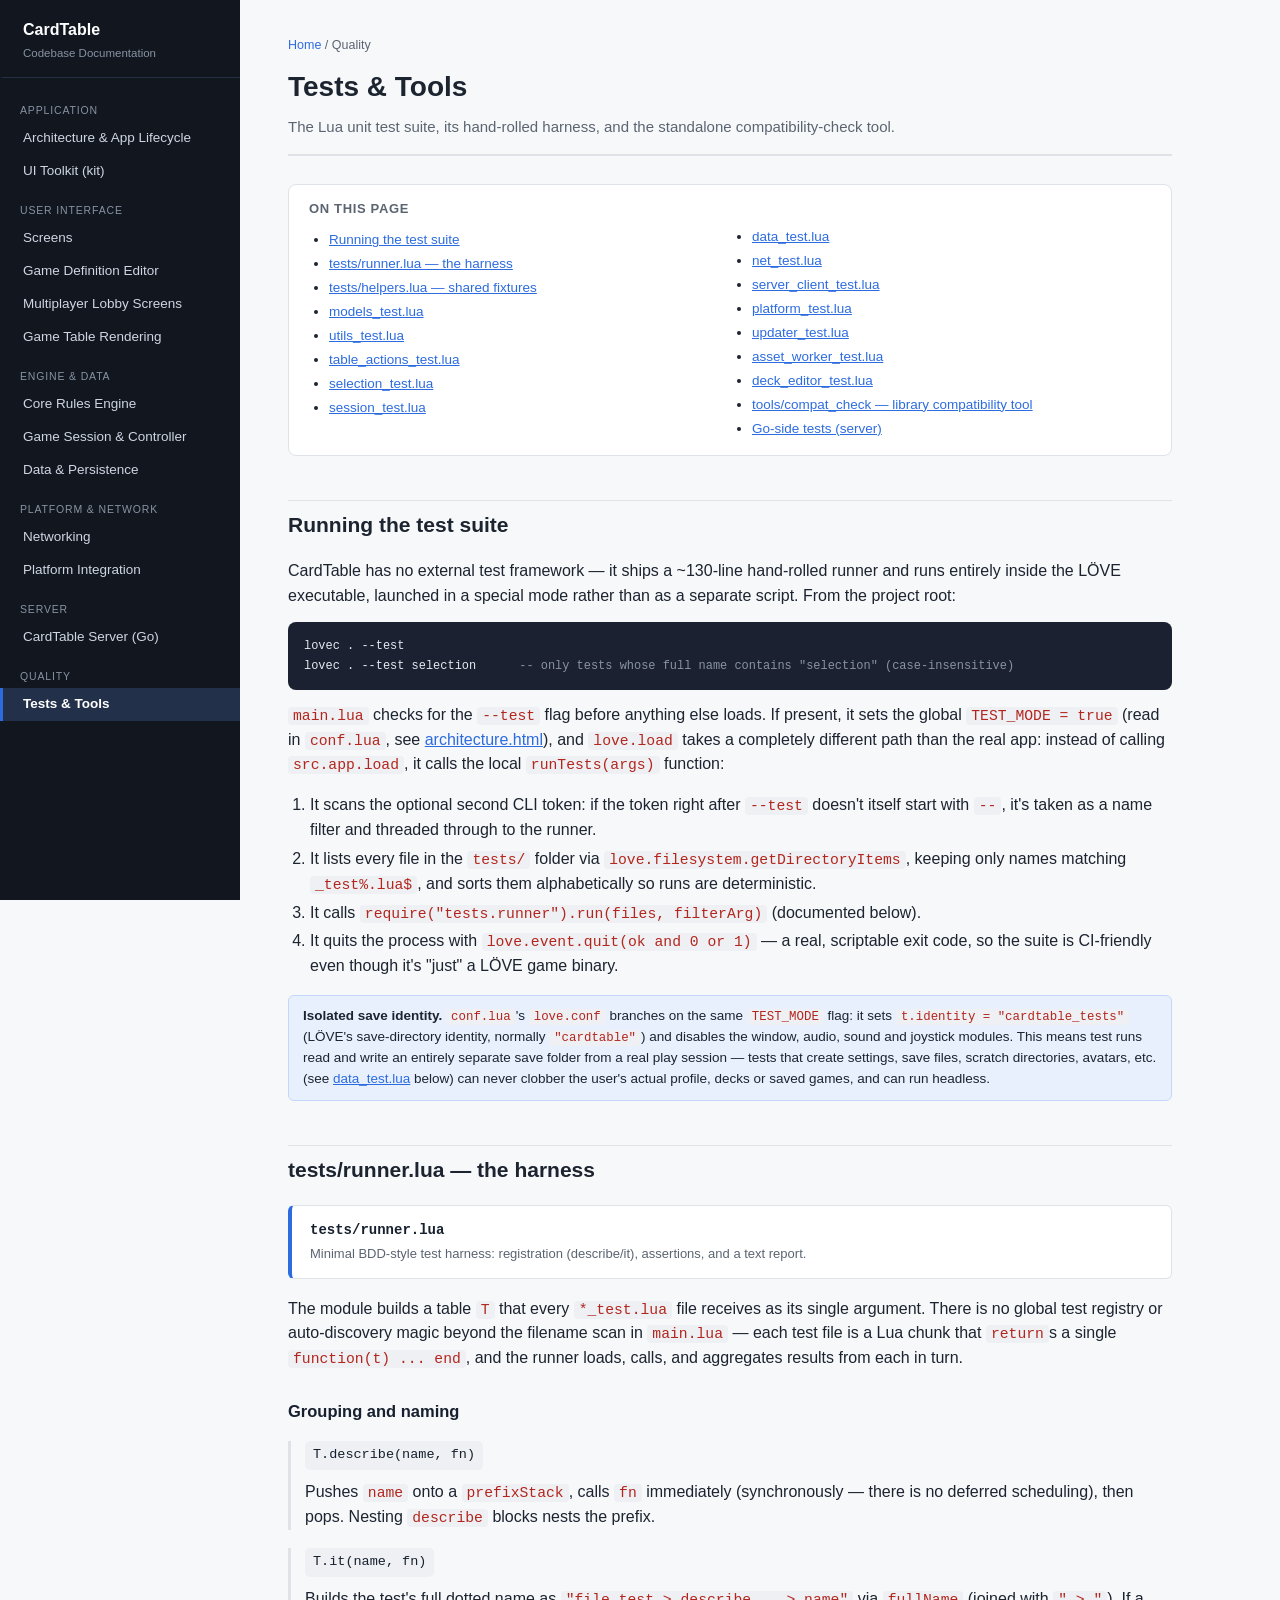
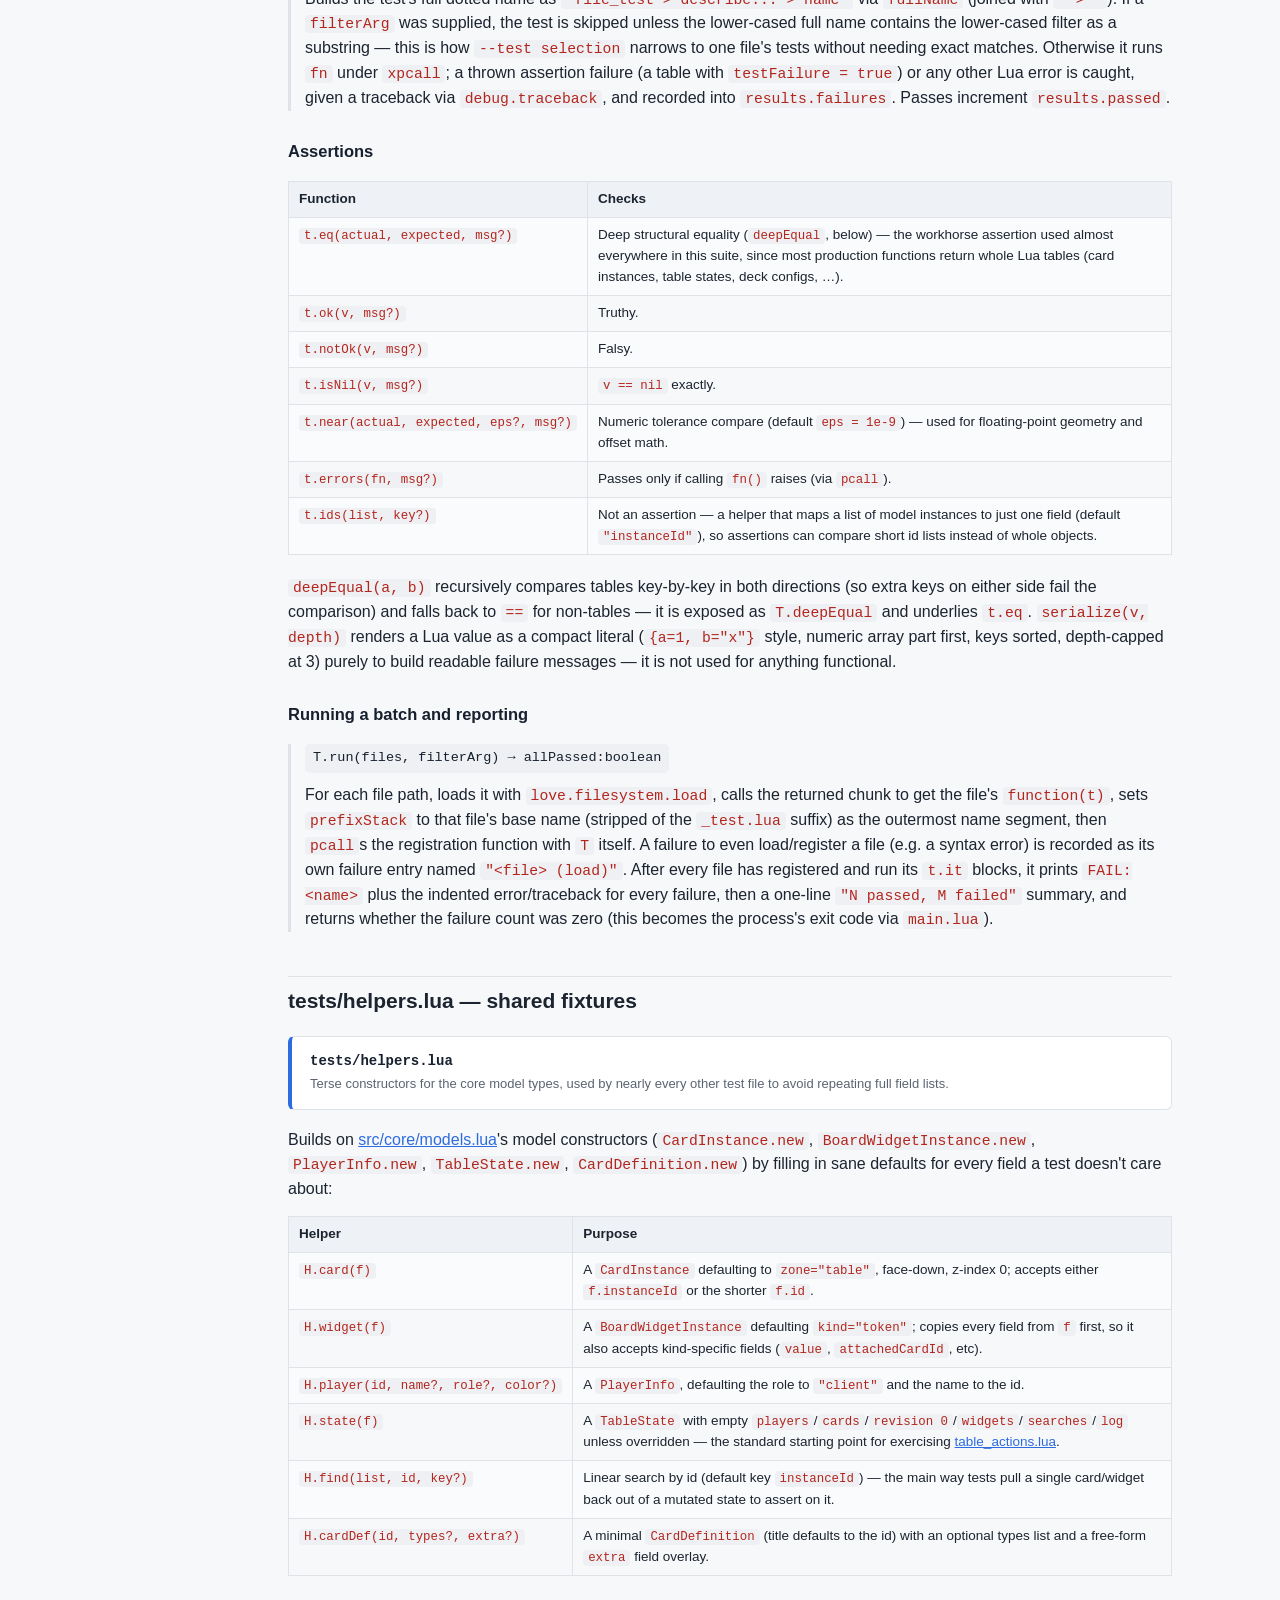
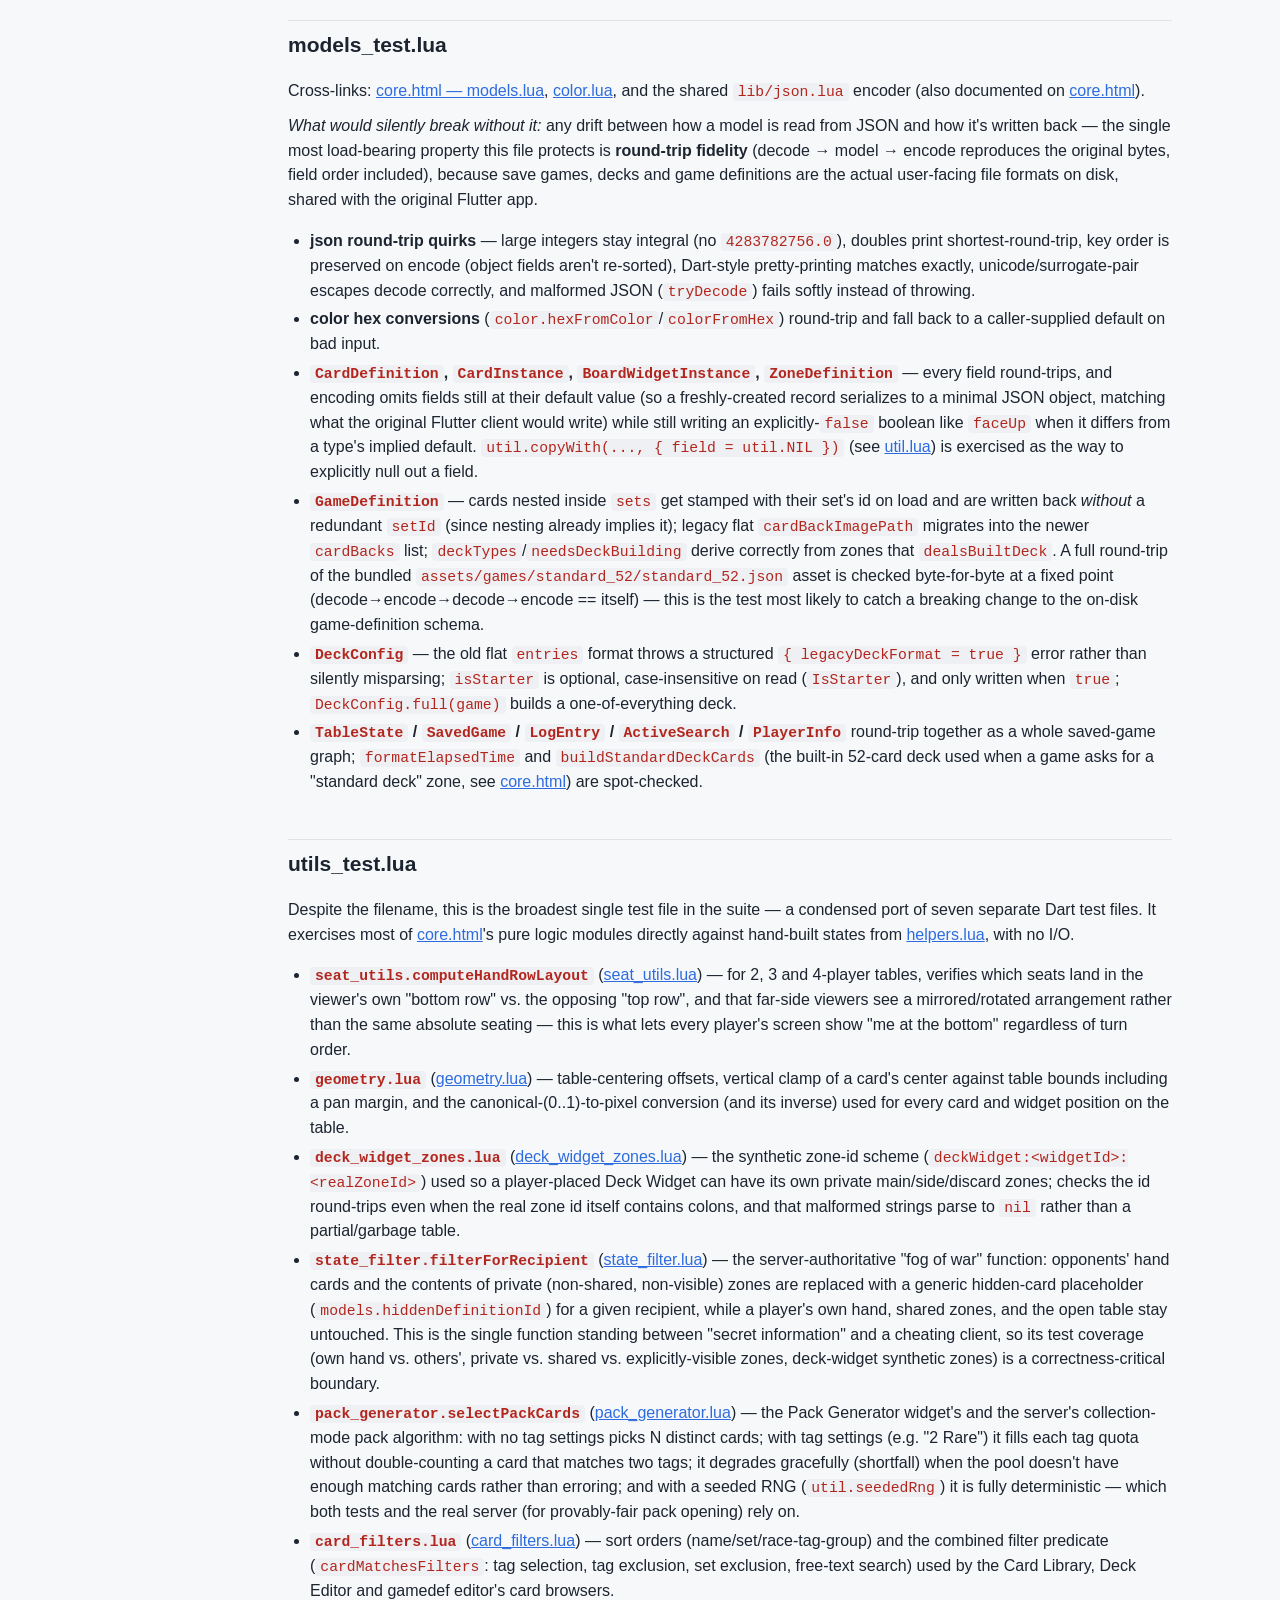
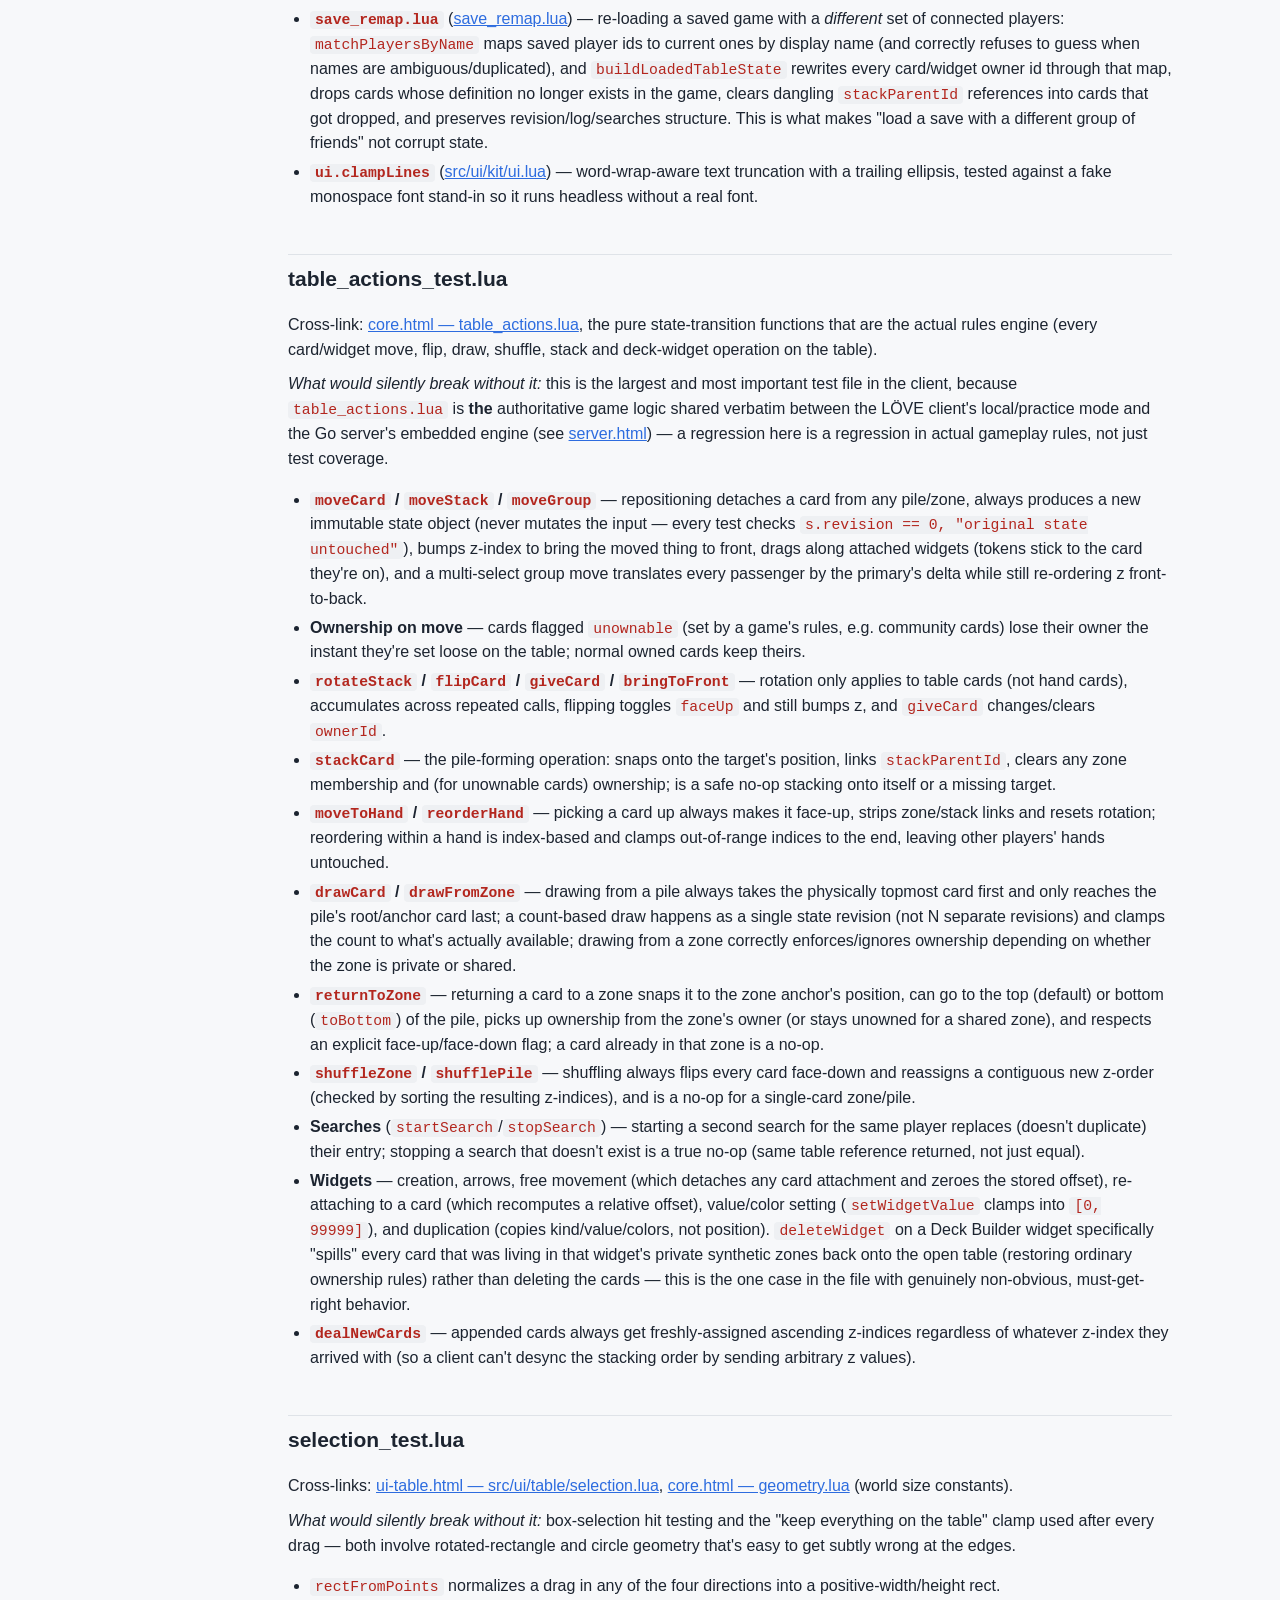
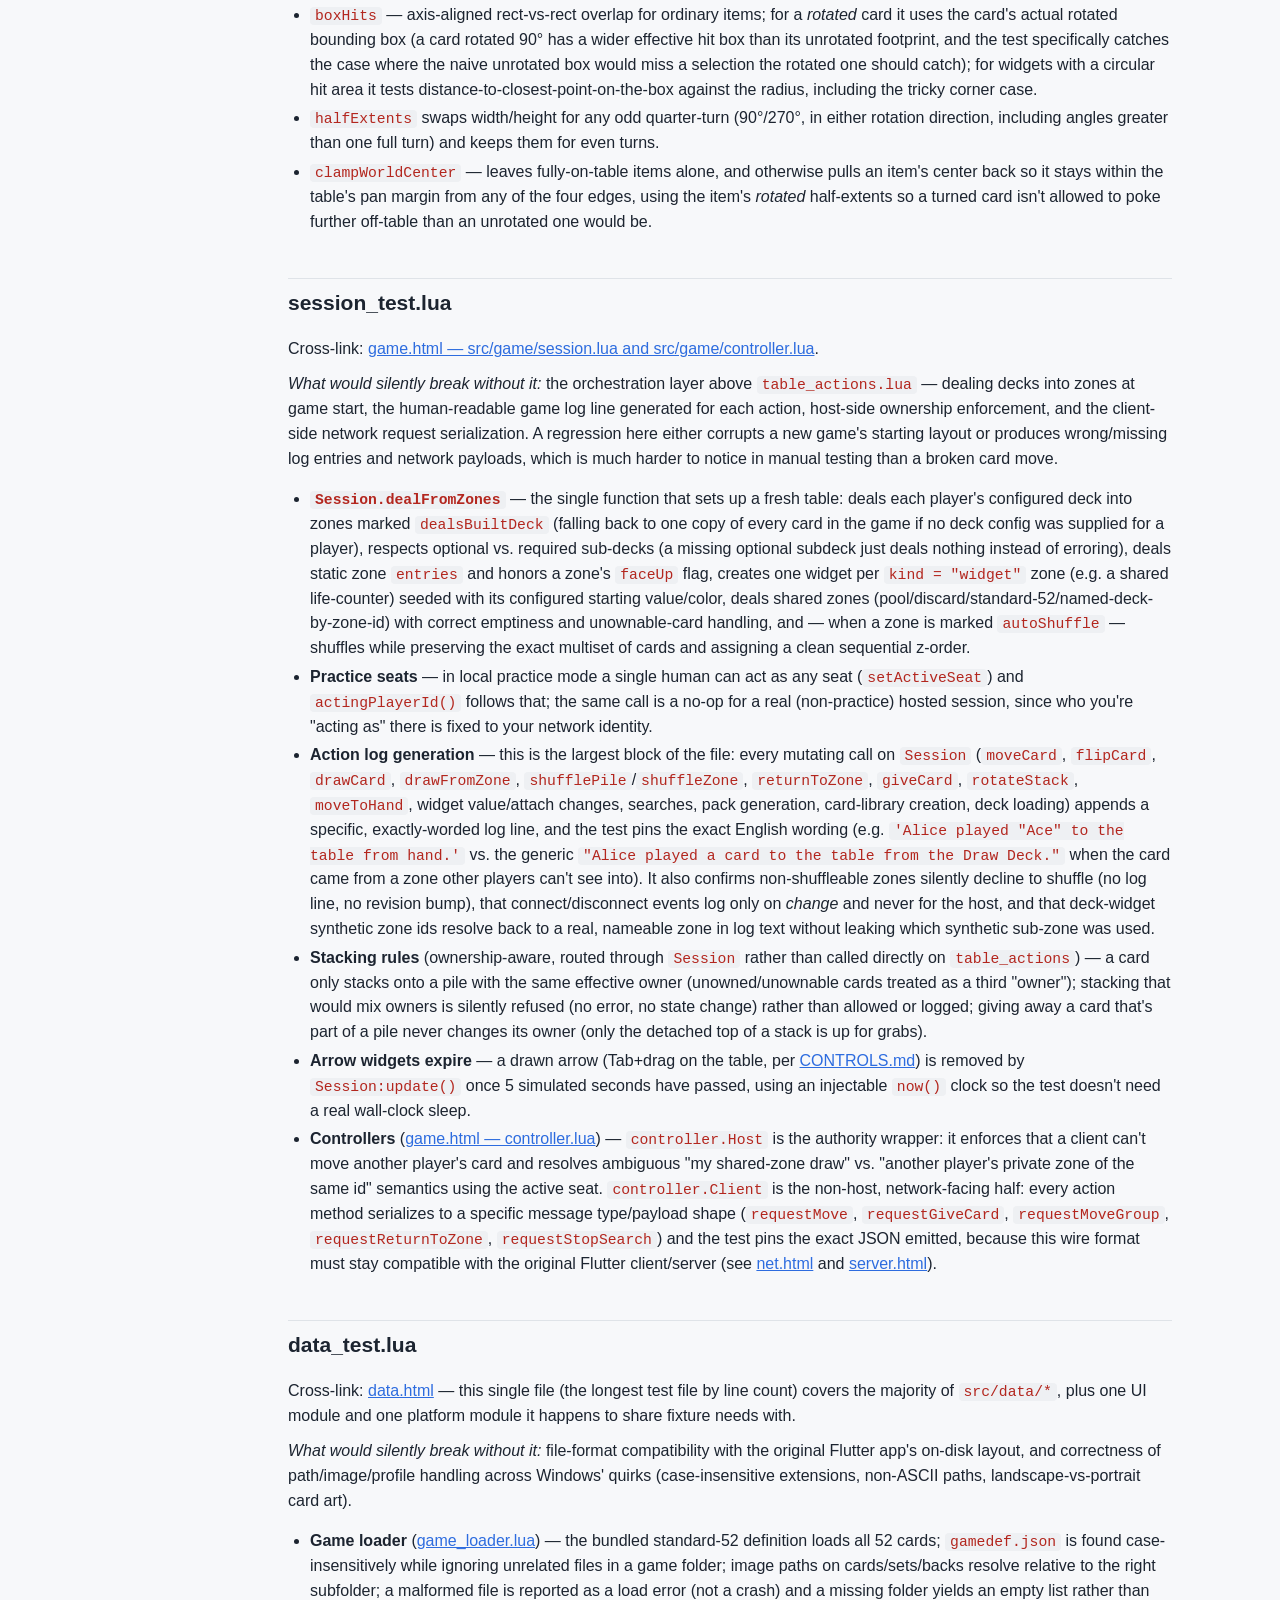
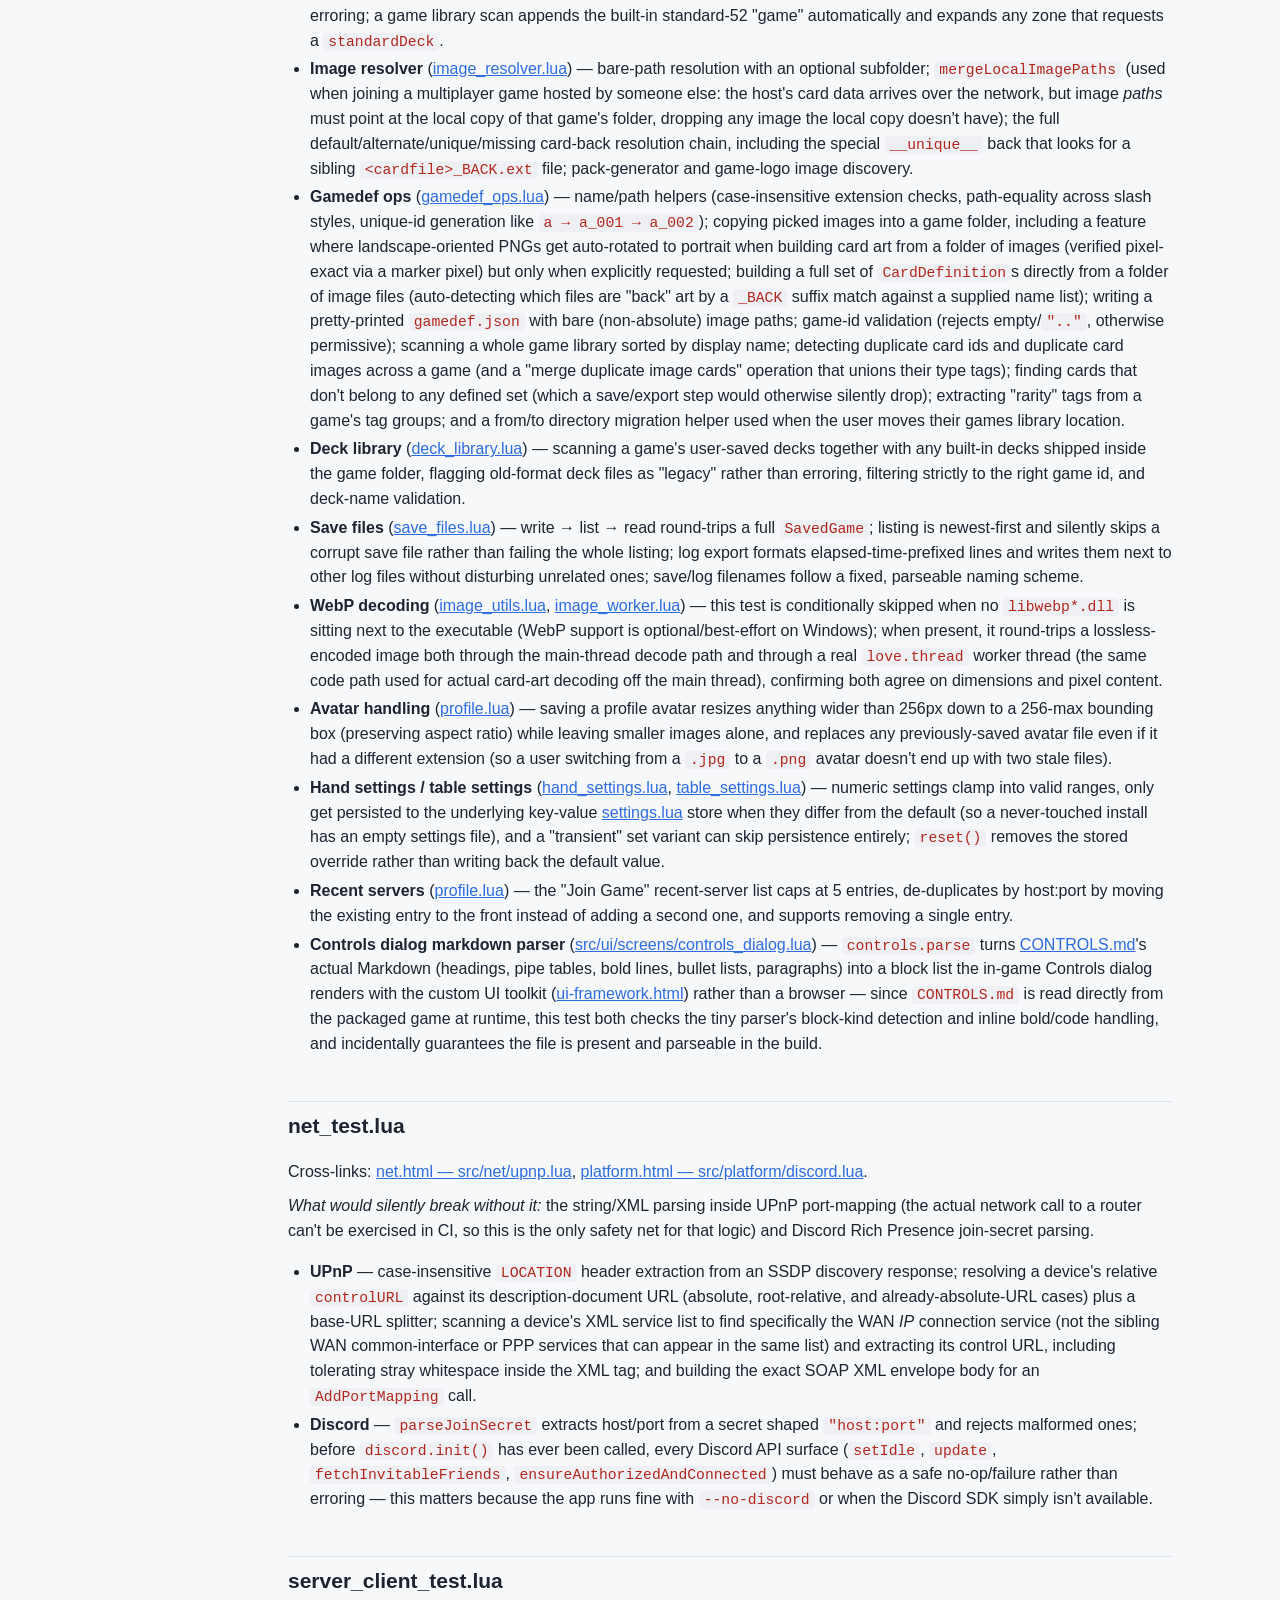
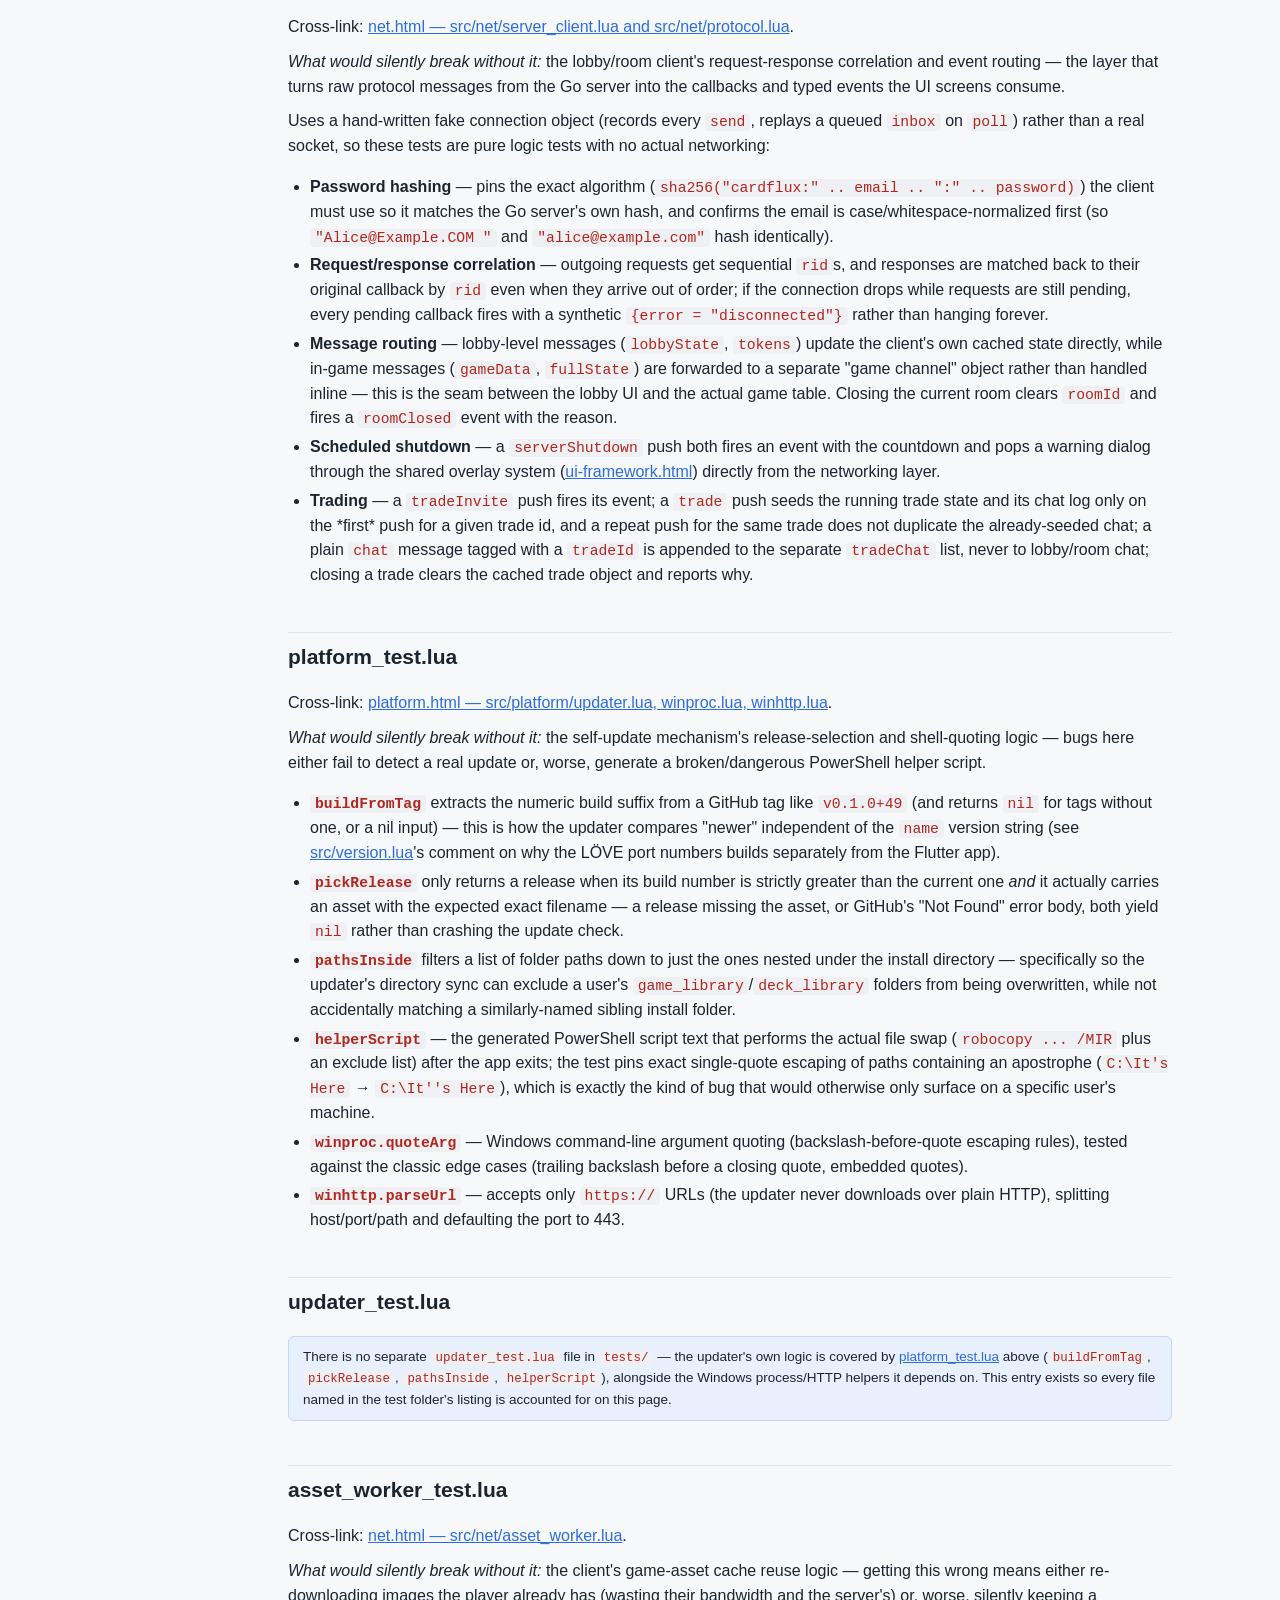
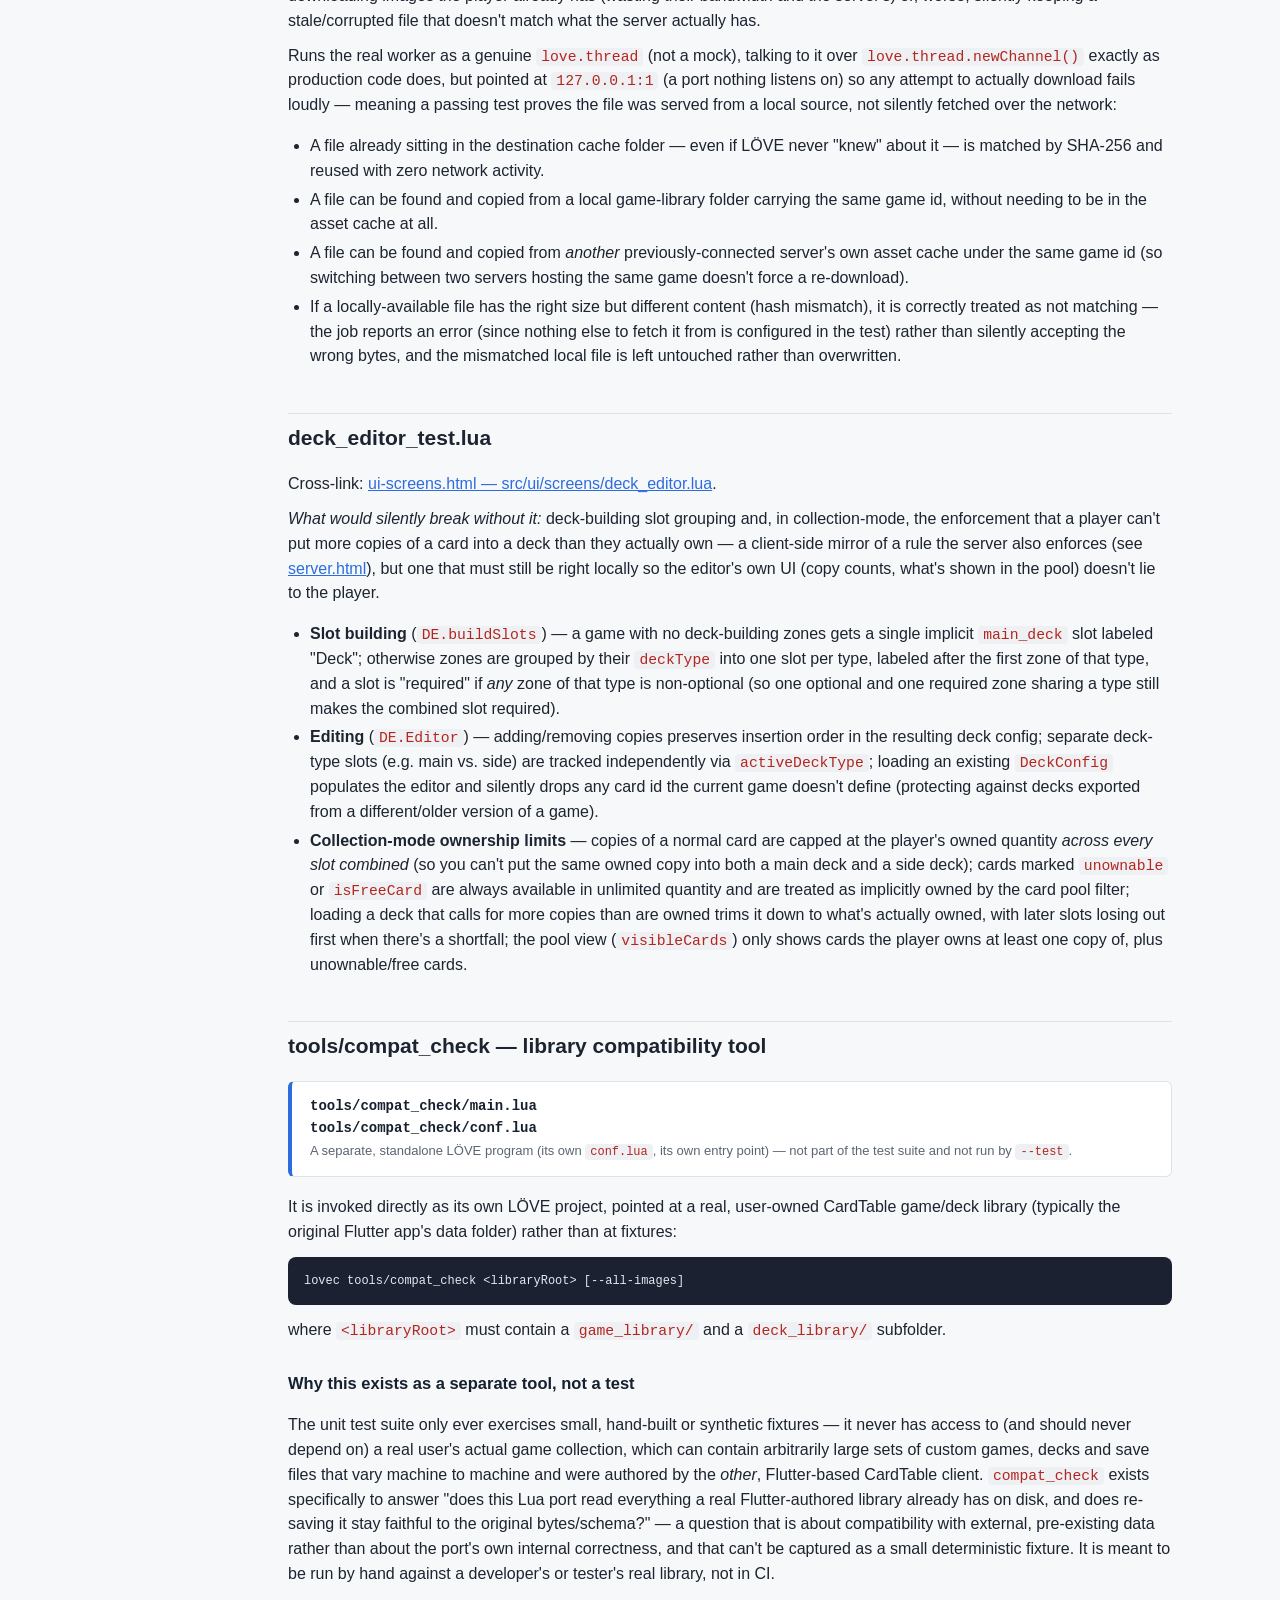
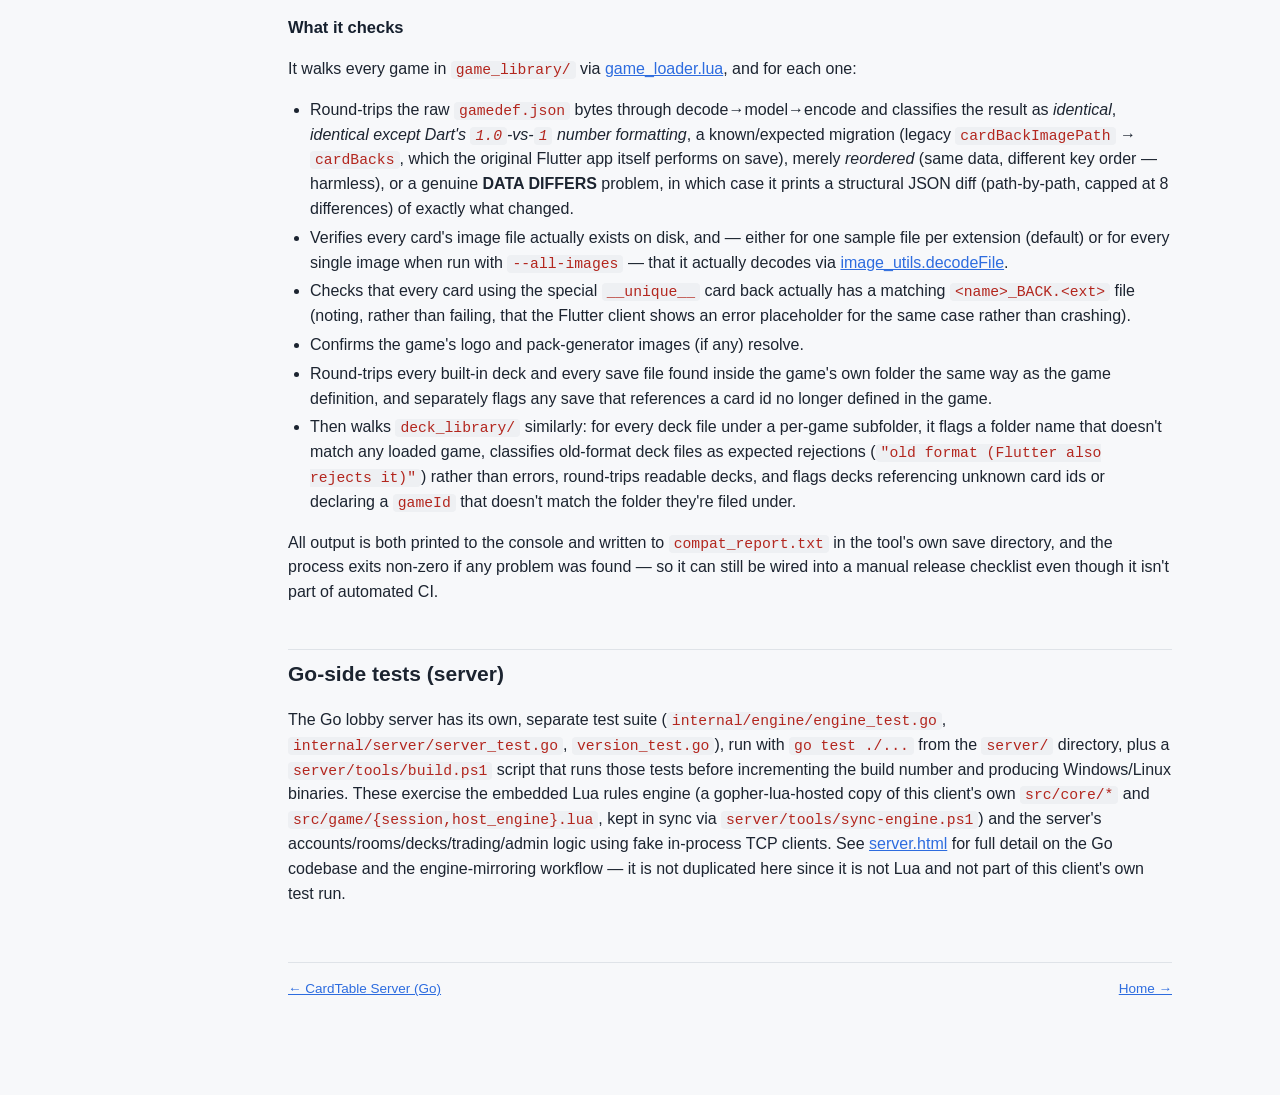
<file: docs/tests-tools.html>
<!doctype html>
<html lang="en">
<head>
<meta charset="utf-8">
<title>Tests &amp; Tools — CardTable Docs</title>
<link rel="stylesheet" href="assets/style.css">
</head>
<body>
<nav class="sidenav">
  <a class="brand" href="index.html">CardTable<small>Codebase Documentation</small></a>
  <div class="group-label">Application</div>
  <a href="architecture.html">Architecture &amp; App Lifecycle</a>
  <a href="ui-framework.html">UI Toolkit (kit)</a>
  <div class="group-label">User Interface</div>
  <a href="ui-screens.html">Screens</a>
  <a href="ui-gamedef-editor.html">Game Definition Editor</a>
  <a href="ui-server-screens.html">Multiplayer Lobby Screens</a>
  <a href="ui-table.html">Game Table Rendering</a>
  <div class="group-label">Engine &amp; Data</div>
  <a href="core.html">Core Rules Engine</a>
  <a href="game.html">Game Session &amp; Controller</a>
  <a href="data.html">Data &amp; Persistence</a>
  <div class="group-label">Platform &amp; Network</div>
  <a href="net.html">Networking</a>
  <a href="platform.html">Platform Integration</a>
  <div class="group-label">Server</div>
  <a href="server.html">CardTable Server (Go)</a>
  <div class="group-label">Quality</div>
  <a href="tests-tools.html" class="current">Tests &amp; Tools</a>
</nav>
<main class="page">
  <header class="page-head">
    <div class="crumb"><a href="index.html">Home</a> / Quality</div>
    <h1>Tests &amp; Tools</h1>
    <div class="subtitle">The Lua unit test suite, its hand-rolled harness, and the standalone compatibility-check tool.</div>
  </header>

  <div class="toc">
    <div class="toc-title">On this page</div>
    <ul>
      <li><a href="#running">Running the test suite</a></li>
      <li><a href="#runner">tests/runner.lua — the harness</a></li>
      <li><a href="#helpers">tests/helpers.lua — shared fixtures</a></li>
      <li><a href="#models-test">models_test.lua</a></li>
      <li><a href="#utils-test">utils_test.lua</a></li>
      <li><a href="#table-actions-test">table_actions_test.lua</a></li>
      <li><a href="#selection-test">selection_test.lua</a></li>
      <li><a href="#session-test">session_test.lua</a></li>
      <li><a href="#data-test">data_test.lua</a></li>
      <li><a href="#net-test">net_test.lua</a></li>
      <li><a href="#server-client-test">server_client_test.lua</a></li>
      <li><a href="#platform-test">platform_test.lua</a></li>
      <li><a href="#updater-test">updater_test.lua</a></li>
      <li><a href="#asset-worker-test">asset_worker_test.lua</a></li>
      <li><a href="#deck-editor-test">deck_editor_test.lua</a></li>
      <li><a href="#compat-check">tools/compat_check — library compatibility tool</a></li>
      <li><a href="#go-tests">Go-side tests (server)</a></li>
    </ul>
  </div>

  <h2 id="running">Running the test suite</h2>
  <p>
    CardTable has no external test framework — it ships a ~130-line hand-rolled runner and runs
    entirely inside the LÖVE executable, launched in a special mode rather than as a separate script.
    From the project root:
  </p>
  <pre><code>lovec . --test
lovec . --test selection      <span style="color:#8893a3">-- only tests whose full name contains "selection" (case-insensitive)</span></code></pre>
  <p>
    <code>main.lua</code> checks for the <code>--test</code> flag before anything else loads. If present, it sets the
    global <code>TEST_MODE = true</code> (read in <code>conf.lua</code>, see <a href="architecture.html#conf-lua">architecture.html</a>),
    and <code>love.load</code> takes a completely different path than the real app: instead of calling
    <code>src.app.load</code>, it calls the local <code>runTests(args)</code> function:
  </p>
  <ol>
    <li>It scans the optional second CLI token: if the token right after <code>--test</code> doesn't itself start
      with <code>--</code>, it's taken as a name filter and threaded through to the runner.</li>
    <li>It lists every file in the <code>tests/</code> folder via <code>love.filesystem.getDirectoryItems</code>, keeping
      only names matching <code>_test%.lua$</code>, and sorts them alphabetically so runs are deterministic.</li>
    <li>It calls <code>require("tests.runner").run(files, filterArg)</code> (documented below).</li>
    <li>It quits the process with <code>love.event.quit(ok and 0 or 1)</code> — a real, scriptable exit code, so the
      suite is CI-friendly even though it's "just" a LÖVE game binary.</li>
  </ol>
  <div class="note">
    <strong>Isolated save identity.</strong> <code>conf.lua</code>'s <code>love.conf</code> branches on the same
    <code>TEST_MODE</code> flag: it sets <code>t.identity = "cardtable_tests"</code> (LÖVE's save-directory identity,
    normally <code>"cardtable"</code>) and disables the window, audio, sound and joystick modules. This means test runs
    read and write an entirely separate save folder from a real play session — tests that create settings, save
    files, scratch directories, avatars, etc. (see <a href="#data-test">data_test.lua</a> below) can never clobber
    the user's actual profile, decks or saved games, and can run headless.
  </div>

  <h2 id="runner">tests/runner.lua — the harness</h2>
  <div class="filecard">
    <div class="path">tests/runner.lua</div>
    <div class="role">Minimal BDD-style test harness: registration (describe/it), assertions, and a text report.</div>
  </div>
  <p>
    The module builds a table <code>T</code> that every <code>*_test.lua</code> file receives as its single argument.
    There is no global test registry or auto-discovery magic beyond the filename scan in <code>main.lua</code> — each
    test file is a Lua chunk that <code>return</code>s a single <code>function(t) ... end</code>, and the runner loads,
    calls, and aggregates results from each in turn.
  </p>

  <h3 id="runner-describe-it">Grouping and naming</h3>
  <div class="fn">
    <span class="sig">T.describe(name, fn)</span>
    <p>Pushes <code>name</code> onto a <code>prefixStack</code>, calls <code>fn</code> immediately (synchronously — there is
      no deferred scheduling), then pops. Nesting <code>describe</code> blocks nests the prefix.</p>
  </div>
  <div class="fn">
    <span class="sig">T.it(name, fn)</span>
    <p>Builds the test's full dotted name as <code>"file_test &gt; describe... &gt; name"</code> via <code>fullName</code>
      (joined with <code>" &gt; "</code>). If a <code>filterArg</code> was supplied, the test is skipped unless the
      lower-cased full name contains the lower-cased filter as a substring — this is how
      <code>--test selection</code> narrows to one file's tests without needing exact matches. Otherwise it runs
      <code>fn</code> under <code>xpcall</code>; a thrown assertion failure (a table with <code>testFailure = true</code>)
      or any other Lua error is caught, given a traceback via <code>debug.traceback</code>, and recorded into
      <code>results.failures</code>. Passes increment <code>results.passed</code>.</p>
  </div>

  <h3 id="runner-asserts">Assertions</h3>
  <table>
    <tr><th>Function</th><th>Checks</th></tr>
    <tr><td><code>t.eq(actual, expected, msg?)</code></td><td>Deep structural equality (<code>deepEqual</code>, below) — the workhorse assertion used almost everywhere in this suite, since most production functions return whole Lua tables (card instances, table states, deck configs, …).</td></tr>
    <tr><td><code>t.ok(v, msg?)</code></td><td>Truthy.</td></tr>
    <tr><td><code>t.notOk(v, msg?)</code></td><td>Falsy.</td></tr>
    <tr><td><code>t.isNil(v, msg?)</code></td><td><code>v == nil</code> exactly.</td></tr>
    <tr><td><code>t.near(actual, expected, eps?, msg?)</code></td><td>Numeric tolerance compare (default <code>eps = 1e-9</code>) — used for floating-point geometry and offset math.</td></tr>
    <tr><td><code>t.errors(fn, msg?)</code></td><td>Passes only if calling <code>fn()</code> raises (via <code>pcall</code>).</td></tr>
    <tr><td><code>t.ids(list, key?)</code></td><td>Not an assertion — a helper that maps a list of model instances to just one field (default <code>"instanceId"</code>), so assertions can compare short id lists instead of whole objects.</td></tr>
  </table>
  <p>
    <code>deepEqual(a, b)</code> recursively compares tables key-by-key in both directions (so extra keys on either
    side fail the comparison) and falls back to <code>==</code> for non-tables — it is exposed as <code>T.deepEqual</code>
    and underlies <code>t.eq</code>. <code>serialize(v, depth)</code> renders a Lua value as a compact literal
    (<code>{a=1, b="x"}</code> style, numeric array part first, keys sorted, depth-capped at 3) purely to build
    readable failure messages — it is not used for anything functional.
  </p>

  <h3 id="runner-run">Running a batch and reporting</h3>
  <div class="fn">
    <span class="sig">T.run(files, filterArg) → allPassed:boolean</span>
    <p>For each file path, loads it with <code>love.filesystem.load</code>, calls the returned chunk to get the
      file's <code>function(t)</code>, sets <code>prefixStack</code> to that file's base name (stripped of the
      <code>_test.lua</code> suffix) as the outermost name segment, then <code>pcall</code>s the registration function
      with <code>T</code> itself. A failure to even load/register a file (e.g. a syntax error) is recorded as its own
      failure entry named <code>"&lt;file&gt; (load)"</code>. After every file has registered and run its
      <code>t.it</code> blocks, it prints <code>FAIL: &lt;name&gt;</code> plus the indented error/traceback for every
      failure, then a one-line <code>"N passed, M failed"</code> summary, and returns whether the failure count was
      zero (this becomes the process's exit code via <code>main.lua</code>).</p>
  </div>

  <h2 id="helpers">tests/helpers.lua — shared fixtures</h2>
  <div class="filecard">
    <div class="path">tests/helpers.lua</div>
    <div class="role">Terse constructors for the core model types, used by nearly every other test file to avoid repeating full field lists.</div>
  </div>
  <p>
    Builds on <a href="core.html">src/core/models.lua</a>'s model constructors (<code>CardInstance.new</code>,
    <code>BoardWidgetInstance.new</code>, <code>PlayerInfo.new</code>, <code>TableState.new</code>,
    <code>CardDefinition.new</code>) by filling in sane defaults for every field a test doesn't care about:
  </p>
  <table>
    <tr><th>Helper</th><th>Purpose</th></tr>
    <tr><td><code>H.card(f)</code></td><td>A <code>CardInstance</code> defaulting to <code>zone="table"</code>, face-down, z-index 0; accepts either <code>f.instanceId</code> or the shorter <code>f.id</code>.</td></tr>
    <tr><td><code>H.widget(f)</code></td><td>A <code>BoardWidgetInstance</code> defaulting <code>kind="token"</code>; copies every field from <code>f</code> first, so it also accepts kind-specific fields (<code>value</code>, <code>attachedCardId</code>, etc).</td></tr>
    <tr><td><code>H.player(id, name?, role?, color?)</code></td><td>A <code>PlayerInfo</code>, defaulting the role to <code>"client"</code> and the name to the id.</td></tr>
    <tr><td><code>H.state(f)</code></td><td>A <code>TableState</code> with empty <code>players</code>/<code>cards</code>/<code>revision 0</code>/<code>widgets</code>/<code>searches</code>/<code>log</code> unless overridden — the standard starting point for exercising <a href="core.html#table-actions-lua">table_actions.lua</a>.</td></tr>
    <tr><td><code>H.find(list, id, key?)</code></td><td>Linear search by id (default key <code>instanceId</code>) — the main way tests pull a single card/widget back out of a mutated state to assert on it.</td></tr>
    <tr><td><code>H.cardDef(id, types?, extra?)</code></td><td>A minimal <code>CardDefinition</code> (title defaults to the id) with an optional types list and a free-form <code>extra</code> field overlay.</td></tr>
  </table>

  <h2 id="models-test">models_test.lua</h2>
  <p>Cross-links: <a href="core.html#models-lua">core.html — models.lua</a>, <a href="core.html#color-lua">color.lua</a>, and the shared <code>lib/json.lua</code> encoder (also documented on <a href="core.html">core.html</a>).</p>
  <p><em>What would silently break without it:</em> any drift between how a model is read from JSON and how it's written back — the single most load-bearing property this file protects is <strong>round-trip fidelity</strong> (decode → model → encode reproduces the original bytes, field order included), because save games, decks and game definitions are the actual user-facing file formats on disk, shared with the original Flutter app.</p>
  <ul>
    <li><strong>json round-trip quirks</strong> — large integers stay integral (no <code>4283782756.0</code>), doubles print shortest-round-trip, key order is preserved on encode (object fields aren't re-sorted), Dart-style pretty-printing matches exactly, unicode/surrogate-pair escapes decode correctly, and malformed JSON (<code>tryDecode</code>) fails softly instead of throwing.</li>
    <li><strong>color hex conversions</strong> (<code>color.hexFromColor</code>/<code>colorFromHex</code>) round-trip and fall back to a caller-supplied default on bad input.</li>
    <li><strong><code>CardDefinition</code>, <code>CardInstance</code>, <code>BoardWidgetInstance</code>, <code>ZoneDefinition</code></strong> — every field round-trips, and encoding omits fields still at their default value (so a freshly-created record serializes to a minimal JSON object, matching what the original Flutter client would write) while still writing an explicitly-<code>false</code> boolean like <code>faceUp</code> when it differs from a type's implied default. <code>util.copyWith(..., { field = util.NIL })</code> (see <a href="core.html#util-lua">util.lua</a>) is exercised as the way to explicitly null out a field.</li>
    <li><strong><code>GameDefinition</code></strong> — cards nested inside <code>sets</code> get stamped with their set's id on load and are written back <em>without</em> a redundant <code>setId</code> (since nesting already implies it); legacy flat <code>cardBackImagePath</code> migrates into the newer <code>cardBacks</code> list; <code>deckTypes</code>/<code>needsDeckBuilding</code> derive correctly from zones that <code>dealsBuiltDeck</code>. A full round-trip of the bundled <code>assets/games/standard_52/standard_52.json</code> asset is checked byte-for-byte at a fixed point (decode→encode→decode→encode == itself) — this is the test most likely to catch a breaking change to the on-disk game-definition schema.</li>
    <li><strong><code>DeckConfig</code></strong> — the old flat <code>entries</code> format throws a structured <code>{ legacyDeckFormat = true }</code> error rather than silently misparsing; <code>isStarter</code> is optional, case-insensitive on read (<code>IsStarter</code>), and only written when <code>true</code>; <code>DeckConfig.full(game)</code> builds a one-of-everything deck.</li>
    <li><strong><code>TableState</code> / <code>SavedGame</code> / <code>LogEntry</code> / <code>ActiveSearch</code> / <code>PlayerInfo</code></strong> round-trip together as a whole saved-game graph; <code>formatElapsedTime</code> and <code>buildStandardDeckCards</code> (the built-in 52-card deck used when a game asks for a "standard deck" zone, see <a href="core.html">core.html</a>) are spot-checked.</li>
  </ul>

  <h2 id="utils-test">utils_test.lua</h2>
  <p>
    Despite the filename, this is the broadest single test file in the suite — a condensed port of seven
    separate Dart test files. It exercises most of <a href="core.html">core.html</a>'s pure logic modules directly
    against hand-built states from <a href="#helpers">helpers.lua</a>, with no I/O.
  </p>
  <ul>
    <li><strong><code>seat_utils.computeHandRowLayout</code></strong> (<a href="core.html#seat-utils-lua">seat_utils.lua</a>) — for 2, 3 and 4-player tables, verifies which seats land in the viewer's own "bottom row" vs. the opposing "top row", and that far-side viewers see a mirrored/rotated arrangement rather than the same absolute seating — this is what lets every player's screen show "me at the bottom" regardless of turn order.</li>
    <li><strong><code>geometry.lua</code></strong> (<a href="core.html#geometry-lua">geometry.lua</a>) — table-centering offsets, vertical clamp of a card's center against table bounds including a pan margin, and the canonical-(0..1)-to-pixel conversion (and its inverse) used for every card and widget position on the table.</li>
    <li><strong><code>deck_widget_zones.lua</code></strong> (<a href="core.html#deck-widget-zones-lua">deck_widget_zones.lua</a>) — the synthetic zone-id scheme (<code>deckWidget:&lt;widgetId&gt;:&lt;realZoneId&gt;</code>) used so a player-placed Deck Widget can have its own private main/side/discard zones; checks the id round-trips even when the real zone id itself contains colons, and that malformed strings parse to <code>nil</code> rather than a partial/garbage table.</li>
    <li><strong><code>state_filter.filterForRecipient</code></strong> (<a href="core.html#state-filter-lua">state_filter.lua</a>) — the server-authoritative "fog of war" function: opponents' hand cards and the contents of private (non-shared, non-visible) zones are replaced with a generic hidden-card placeholder (<code>models.hiddenDefinitionId</code>) for a given recipient, while a player's own hand, shared zones, and the open table stay untouched. This is the single function standing between "secret information" and a cheating client, so its test coverage (own hand vs. others', private vs. shared vs. explicitly-visible zones, deck-widget synthetic zones) is a correctness-critical boundary.</li>
    <li><strong><code>pack_generator.selectPackCards</code></strong> (<a href="core.html#pack-generator-lua">pack_generator.lua</a>) — the Pack Generator widget's and the server's collection-mode pack algorithm: with no tag settings picks N distinct cards; with tag settings (e.g. "2 Rare") it fills each tag quota without double-counting a card that matches two tags; it degrades gracefully (shortfall) when the pool doesn't have enough matching cards rather than erroring; and with a seeded RNG (<code>util.seededRng</code>) it is fully deterministic — which both tests and the real server (for provably-fair pack opening) rely on.</li>
    <li><strong><code>card_filters.lua</code></strong> (<a href="core.html#card-filters-lua">card_filters.lua</a>) — sort orders (name/set/race-tag-group) and the combined filter predicate (<code>cardMatchesFilters</code>: tag selection, tag exclusion, set exclusion, free-text search) used by the Card Library, Deck Editor and gamedef editor's card browsers.</li>
    <li><strong><code>save_remap.lua</code></strong> (<a href="core.html#save-remap-lua">save_remap.lua</a>) — re-loading a saved game with a <em>different</em> set of connected players: <code>matchPlayersByName</code> maps saved player ids to current ones by display name (and correctly refuses to guess when names are ambiguous/duplicated), and <code>buildLoadedTableState</code> rewrites every card/widget owner id through that map, drops cards whose definition no longer exists in the game, clears dangling <code>stackParentId</code> references into cards that got dropped, and preserves revision/log/searches structure. This is what makes "load a save with a different group of friends" not corrupt state.</li>
    <li><strong><code>ui.clampLines</code></strong> (<a href="ui-framework.html">src/ui/kit/ui.lua</a>) — word-wrap-aware text truncation with a trailing ellipsis, tested against a fake monospace font stand-in so it runs headless without a real font.</li>
  </ul>

  <h2 id="table-actions-test">table_actions_test.lua</h2>
  <p>Cross-link: <a href="core.html#table-actions-lua">core.html — table_actions.lua</a>, the pure state-transition functions that are the actual rules engine (every card/widget move, flip, draw, shuffle, stack and deck-widget operation on the table).</p>
  <p><em>What would silently break without it:</em> this is the largest and most important test file in the client, because <code>table_actions.lua</code> is <strong>the</strong> authoritative game logic shared verbatim between the LÖVE client's local/practice mode and the Go server's embedded engine (see <a href="server.html">server.html</a>) — a regression here is a regression in actual gameplay rules, not just test coverage.</p>
  <ul>
    <li><strong><code>moveCard</code> / <code>moveStack</code> / <code>moveGroup</code></strong> — repositioning detaches a card from any pile/zone, always produces a new immutable state object (never mutates the input — every test checks <code>s.revision == 0, "original state untouched"</code>), bumps z-index to bring the moved thing to front, drags along attached widgets (tokens stick to the card they're on), and a multi-select group move translates every passenger by the primary's delta while still re-ordering z front-to-back.</li>
    <li><strong>Ownership on move</strong> — cards flagged <code>unownable</code> (set by a game's rules, e.g. community cards) lose their owner the instant they're set loose on the table; normal owned cards keep theirs.</li>
    <li><strong><code>rotateStack</code> / <code>flipCard</code> / <code>giveCard</code> / <code>bringToFront</code></strong> — rotation only applies to table cards (not hand cards), accumulates across repeated calls, flipping toggles <code>faceUp</code> and still bumps z, and <code>giveCard</code> changes/clears <code>ownerId</code>.</li>
    <li><strong><code>stackCard</code></strong> — the pile-forming operation: snaps onto the target's position, links <code>stackParentId</code>, clears any zone membership and (for unownable cards) ownership; is a safe no-op stacking onto itself or a missing target.</li>
    <li><strong><code>moveToHand</code> / <code>reorderHand</code></strong> — picking a card up always makes it face-up, strips zone/stack links and resets rotation; reordering within a hand is index-based and clamps out-of-range indices to the end, leaving other players' hands untouched.</li>
    <li><strong><code>drawCard</code> / <code>drawFromZone</code></strong> — drawing from a pile always takes the physically topmost card first and only reaches the pile's root/anchor card last; a count-based draw happens as a single state revision (not N separate revisions) and clamps the count to what's actually available; drawing from a zone correctly enforces/ignores ownership depending on whether the zone is private or shared.</li>
    <li><strong><code>returnToZone</code></strong> — returning a card to a zone snaps it to the zone anchor's position, can go to the top (default) or bottom (<code>toBottom</code>) of the pile, picks up ownership from the zone's owner (or stays unowned for a shared zone), and respects an explicit face-up/face-down flag; a card already in that zone is a no-op.</li>
    <li><strong><code>shuffleZone</code> / <code>shufflePile</code></strong> — shuffling always flips every card face-down and reassigns a contiguous new z-order (checked by sorting the resulting z-indices), and is a no-op for a single-card zone/pile.</li>
    <li><strong>Searches</strong> (<code>startSearch</code>/<code>stopSearch</code>) — starting a second search for the same player replaces (doesn't duplicate) their entry; stopping a search that doesn't exist is a true no-op (same table reference returned, not just equal).</li>
    <li><strong>Widgets</strong> — creation, arrows, free movement (which detaches any card attachment and zeroes the stored offset), re-attaching to a card (which recomputes a relative offset), value/color setting (<code>setWidgetValue</code> clamps into <code>[0, 99999]</code>), and duplication (copies kind/value/colors, not position). <code>deleteWidget</code> on a Deck Builder widget specifically "spills" every card that was living in that widget's private synthetic zones back onto the open table (restoring ordinary ownership rules) rather than deleting the cards — this is the one case in the file with genuinely non-obvious, must-get-right behavior.</li>
    <li><strong><code>dealNewCards</code></strong> — appended cards always get freshly-assigned ascending z-indices regardless of whatever z-index they arrived with (so a client can't desync the stacking order by sending arbitrary z values).</li>
  </ul>

  <h2 id="selection-test">selection_test.lua</h2>
  <p>Cross-links: <a href="ui-table.html">ui-table.html — src/ui/table/selection.lua</a>, <a href="core.html#geometry-lua">core.html — geometry.lua</a> (world size constants).</p>
  <p><em>What would silently break without it:</em> box-selection hit testing and the "keep everything on the table" clamp used after every drag — both involve rotated-rectangle and circle geometry that's easy to get subtly wrong at the edges.</p>
  <ul>
    <li><code>rectFromPoints</code> normalizes a drag in any of the four directions into a positive-width/height rect.</li>
    <li><code>boxHits</code> — axis-aligned rect-vs-rect overlap for ordinary items; for a <em>rotated</em> card it uses the card's actual rotated bounding box (a card rotated 90° has a wider effective hit box than its unrotated footprint, and the test specifically catches the case where the naive unrotated box would miss a selection the rotated one should catch); for widgets with a circular hit area it tests distance-to-closest-point-on-the-box against the radius, including the tricky corner case.</li>
    <li><code>halfExtents</code> swaps width/height for any odd quarter-turn (90°/270°, in either rotation direction, including angles greater than one full turn) and keeps them for even turns.</li>
    <li><code>clampWorldCenter</code> — leaves fully-on-table items alone, and otherwise pulls an item's center back so it stays within the table's pan margin from any of the four edges, using the item's <em>rotated</em> half-extents so a turned card isn't allowed to poke further off-table than an unrotated one would be.</li>
  </ul>

  <h2 id="session-test">session_test.lua</h2>
  <p>Cross-link: <a href="game.html">game.html — src/game/session.lua and src/game/controller.lua</a>.</p>
  <p><em>What would silently break without it:</em> the orchestration layer above <code>table_actions.lua</code> — dealing decks into zones at game start, the human-readable game log line generated for each action, host-side ownership enforcement, and the client-side network request serialization. A regression here either corrupts a new game's starting layout or produces wrong/missing log entries and network payloads, which is much harder to notice in manual testing than a broken card move.</p>
  <ul>
    <li><strong><code>Session.dealFromZones</code></strong> — the single function that sets up a fresh table: deals each player's configured deck into zones marked <code>dealsBuiltDeck</code> (falling back to one copy of every card in the game if no deck config was supplied for a player), respects optional vs. required sub-decks (a missing optional subdeck just deals nothing instead of erroring), deals static zone <code>entries</code> and honors a zone's <code>faceUp</code> flag, creates one widget per <code>kind = "widget"</code> zone (e.g. a shared life-counter) seeded with its configured starting value/color, deals shared zones (pool/discard/standard-52/named-deck-by-zone-id) with correct emptiness and unownable-card handling, and — when a zone is marked <code>autoShuffle</code> — shuffles while preserving the exact multiset of cards and assigning a clean sequential z-order.</li>
    <li><strong>Practice seats</strong> — in local practice mode a single human can act as any seat (<code>setActiveSeat</code>) and <code>actingPlayerId()</code> follows that; the same call is a no-op for a real (non-practice) hosted session, since who you're "acting as" there is fixed to your network identity.</li>
    <li><strong>Action log generation</strong> — this is the largest block of the file: every mutating call on <code>Session</code> (<code>moveCard</code>, <code>flipCard</code>, <code>drawCard</code>, <code>drawFromZone</code>, <code>shufflePile</code>/<code>shuffleZone</code>, <code>returnToZone</code>, <code>giveCard</code>, <code>rotateStack</code>, <code>moveToHand</code>, widget value/attach changes, searches, pack generation, card-library creation, deck loading) appends a specific, exactly-worded log line, and the test pins the exact English wording (e.g. <code>'Alice played "Ace" to the table from hand.'</code> vs. the generic <code>"Alice played a card to the table from the Draw Deck."</code> when the card came from a zone other players can't see into). It also confirms non-shuffleable zones silently decline to shuffle (no log line, no revision bump), that connect/disconnect events log only on <em>change</em> and never for the host, and that deck-widget synthetic zone ids resolve back to a real, nameable zone in log text without leaking which synthetic sub-zone was used.</li>
    <li><strong>Stacking rules</strong> (ownership-aware, routed through <code>Session</code> rather than called directly on <code>table_actions</code>) — a card only stacks onto a pile with the same effective owner (unowned/unownable cards treated as a third "owner"); stacking that would mix owners is silently refused (no error, no state change) rather than allowed or logged; giving away a card that's part of a pile never changes its owner (only the detached top of a stack is up for grabs).</li>
    <li><strong>Arrow widgets expire</strong> — a drawn arrow (Tab+drag on the table, per <a href="../CONTROLS.md">CONTROLS.md</a>) is removed by <code>Session:update()</code> once 5 simulated seconds have passed, using an injectable <code>now()</code> clock so the test doesn't need a real wall-clock sleep.</li>
    <li><strong>Controllers</strong> (<a href="game.html">game.html — controller.lua</a>) — <code>controller.Host</code> is the authority wrapper: it enforces that a client can't move another player's card and resolves ambiguous "my shared-zone draw" vs. "another player's private zone of the same id" semantics using the active seat. <code>controller.Client</code> is the non-host, network-facing half: every action method serializes to a specific message type/payload shape (<code>requestMove</code>, <code>requestGiveCard</code>, <code>requestMoveGroup</code>, <code>requestReturnToZone</code>, <code>requestStopSearch</code>) and the test pins the exact JSON emitted, because this wire format must stay compatible with the original Flutter client/server (see <a href="net.html">net.html</a> and <a href="server.html">server.html</a>).</li>
  </ul>

  <h2 id="data-test">data_test.lua</h2>
  <p>Cross-link: <a href="data.html">data.html</a> — this single file (the longest test file by line count) covers the majority of <code>src/data/*</code>, plus one UI module and one platform module it happens to share fixture needs with.</p>
  <p><em>What would silently break without it:</em> file-format compatibility with the original Flutter app's on-disk layout, and correctness of path/image/profile handling across Windows' quirks (case-insensitive extensions, non-ASCII paths, landscape-vs-portrait card art).</p>
  <ul>
    <li><strong>Game loader</strong> (<a href="data.html">game_loader.lua</a>) — the bundled standard-52 definition loads all 52 cards; <code>gamedef.json</code> is found case-insensitively while ignoring unrelated files in a game folder; image paths on cards/sets/backs resolve relative to the right subfolder; a malformed file is reported as a load error (not a crash) and a missing folder yields an empty list rather than erroring; a game library scan appends the built-in standard-52 "game" automatically and expands any zone that requests a <code>standardDeck</code>.</li>
    <li><strong>Image resolver</strong> (<a href="data.html">image_resolver.lua</a>) — bare-path resolution with an optional subfolder; <code>mergeLocalImagePaths</code> (used when joining a multiplayer game hosted by someone else: the host's card data arrives over the network, but image <em>paths</em> must point at the local copy of that game's folder, dropping any image the local copy doesn't have); the full default/alternate/unique/missing card-back resolution chain, including the special <code>__unique__</code> back that looks for a sibling <code>&lt;cardfile&gt;_BACK.ext</code> file; pack-generator and game-logo image discovery.</li>
    <li><strong>Gamedef ops</strong> (<a href="data.html">gamedef_ops.lua</a>) — name/path helpers (case-insensitive extension checks, path-equality across slash styles, unique-id generation like <code>a → a_001 → a_002</code>); copying picked images into a game folder, including a feature where landscape-oriented PNGs get auto-rotated to portrait when building card art from a folder of images (verified pixel-exact via a marker pixel) but only when explicitly requested; building a full set of <code>CardDefinition</code>s directly from a folder of image files (auto-detecting which files are "back" art by a <code>_BACK</code> suffix match against a supplied name list); writing a pretty-printed <code>gamedef.json</code> with bare (non-absolute) image paths; game-id validation (rejects empty/<code>".."</code>, otherwise permissive); scanning a whole game library sorted by display name; detecting duplicate card ids and duplicate card images across a game (and a "merge duplicate image cards" operation that unions their type tags); finding cards that don't belong to any defined set (which a save/export step would otherwise silently drop); extracting "rarity" tags from a game's tag groups; and a from/to directory migration helper used when the user moves their games library location.</li>
    <li><strong>Deck library</strong> (<a href="data.html">deck_library.lua</a>) — scanning a game's user-saved decks together with any built-in decks shipped inside the game folder, flagging old-format deck files as "legacy" rather than erroring, filtering strictly to the right game id, and deck-name validation.</li>
    <li><strong>Save files</strong> (<a href="data.html">save_files.lua</a>) — write → list → read round-trips a full <code>SavedGame</code>; listing is newest-first and silently skips a corrupt save file rather than failing the whole listing; log export formats elapsed-time-prefixed lines and writes them next to other log files without disturbing unrelated ones; save/log filenames follow a fixed, parseable naming scheme.</li>
    <li><strong>WebP decoding</strong> (<a href="data.html">image_utils.lua</a>, <a href="data.html">image_worker.lua</a>) — this test is conditionally skipped when no <code>libwebp*.dll</code> is sitting next to the executable (WebP support is optional/best-effort on Windows); when present, it round-trips a lossless-encoded image both through the main-thread decode path and through a real <code>love.thread</code> worker thread (the same code path used for actual card-art decoding off the main thread), confirming both agree on dimensions and pixel content.</li>
    <li><strong>Avatar handling</strong> (<a href="data.html">profile.lua</a>) — saving a profile avatar resizes anything wider than 256px down to a 256-max bounding box (preserving aspect ratio) while leaving smaller images alone, and replaces any previously-saved avatar file even if it had a different extension (so a user switching from a <code>.jpg</code> to a <code>.png</code> avatar doesn't end up with two stale files).</li>
    <li><strong>Hand settings / table settings</strong> (<a href="data.html">hand_settings.lua</a>, <a href="data.html">table_settings.lua</a>) — numeric settings clamp into valid ranges, only get persisted to the underlying key-value <a href="data.html">settings.lua</a> store when they differ from the default (so a never-touched install has an empty settings file), and a "transient" set variant can skip persistence entirely; <code>reset()</code> removes the stored override rather than writing back the default value.</li>
    <li><strong>Recent servers</strong> (<a href="data.html">profile.lua</a>) — the "Join Game" recent-server list caps at 5 entries, de-duplicates by host:port by moving the existing entry to the front instead of adding a second one, and supports removing a single entry.</li>
    <li><strong>Controls dialog markdown parser</strong> (<a href="ui-screens.html">src/ui/screens/controls_dialog.lua</a>) — <code>controls.parse</code> turns <a href="../CONTROLS.md">CONTROLS.md</a>'s actual Markdown (headings, pipe tables, bold lines, bullet lists, paragraphs) into a block list the in-game Controls dialog renders with the custom UI toolkit (<a href="ui-framework.html">ui-framework.html</a>) rather than a browser — since <code>CONTROLS.md</code> is read directly from the packaged game at runtime, this test both checks the tiny parser's block-kind detection and inline bold/code handling, and incidentally guarantees the file is present and parseable in the build.</li>
  </ul>

  <h2 id="net-test">net_test.lua</h2>
  <p>Cross-links: <a href="net.html">net.html — src/net/upnp.lua</a>, <a href="platform.html">platform.html — src/platform/discord.lua</a>.</p>
  <p><em>What would silently break without it:</em> the string/XML parsing inside UPnP port-mapping (the actual network call to a router can't be exercised in CI, so this is the only safety net for that logic) and Discord Rich Presence join-secret parsing.</p>
  <ul>
    <li><strong>UPnP</strong> — case-insensitive <code>LOCATION</code> header extraction from an SSDP discovery response; resolving a device's relative <code>controlURL</code> against its description-document URL (absolute, root-relative, and already-absolute-URL cases) plus a base-URL splitter; scanning a device's XML service list to find specifically the WAN <em>IP</em> connection service (not the sibling WAN common-interface or PPP services that can appear in the same list) and extracting its control URL, including tolerating stray whitespace inside the XML tag; and building the exact SOAP XML envelope body for an <code>AddPortMapping</code> call.</li>
    <li><strong>Discord</strong> — <code>parseJoinSecret</code> extracts host/port from a secret shaped <code>"host:port"</code> and rejects malformed ones; before <code>discord.init()</code> has ever been called, every Discord API surface (<code>setIdle</code>, <code>update</code>, <code>fetchInvitableFriends</code>, <code>ensureAuthorizedAndConnected</code>) must behave as a safe no-op/failure rather than erroring — this matters because the app runs fine with <code>--no-discord</code> or when the Discord SDK simply isn't available.</li>
  </ul>

  <h2 id="server-client-test">server_client_test.lua</h2>
  <p>Cross-link: <a href="net.html">net.html — src/net/server_client.lua and src/net/protocol.lua</a>.</p>
  <p><em>What would silently break without it:</em> the lobby/room client's request-response correlation and event routing — the layer that turns raw protocol messages from the Go server into the callbacks and typed events the UI screens consume.</p>
  <p>
    Uses a hand-written fake connection object (records every <code>send</code>, replays a queued <code>inbox</code> on
    <code>poll</code>) rather than a real socket, so these tests are pure logic tests with no actual networking:
  </p>
  <ul>
    <li><strong>Password hashing</strong> — pins the exact algorithm (<code>sha256("cardflux:" .. email .. ":" .. password)</code>) the client must use so it matches the Go server's own hash, and confirms the email is case/whitespace-normalized first (so <code>"Alice@Example.COM "</code> and <code>"alice@example.com"</code> hash identically).</li>
    <li><strong>Request/response correlation</strong> — outgoing requests get sequential <code>rid</code>s, and responses are matched back to their original callback by <code>rid</code> even when they arrive out of order; if the connection drops while requests are still pending, every pending callback fires with a synthetic <code>{error = "disconnected"}</code> rather than hanging forever.</li>
    <li><strong>Message routing</strong> — lobby-level messages (<code>lobbyState</code>, <code>tokens</code>) update the client's own cached state directly, while in-game messages (<code>gameData</code>, <code>fullState</code>) are forwarded to a separate "game channel" object rather than handled inline — this is the seam between the lobby UI and the actual game table. Closing the current room clears <code>roomId</code> and fires a <code>roomClosed</code> event with the reason.</li>
    <li><strong>Scheduled shutdown</strong> — a <code>serverShutdown</code> push both fires an event with the countdown and pops a warning dialog through the shared overlay system (<a href="ui-framework.html">ui-framework.html</a>) directly from the networking layer.</li>
    <li><strong>Trading</strong> — a <code>tradeInvite</code> push fires its event; a <code>trade</code> push seeds the running trade state and its chat log only on the *first* push for a given trade id, and a repeat push for the same trade does not duplicate the already-seeded chat; a plain <code>chat</code> message tagged with a <code>tradeId</code> is appended to the separate <code>tradeChat</code> list, never to lobby/room chat; closing a trade clears the cached trade object and reports why.</li>
  </ul>

  <h2 id="platform-test">platform_test.lua</h2>
  <p>Cross-link: <a href="platform.html">platform.html — src/platform/updater.lua, winproc.lua, winhttp.lua</a>.</p>
  <p><em>What would silently break without it:</em> the self-update mechanism's release-selection and shell-quoting logic — bugs here either fail to detect a real update or, worse, generate a broken/dangerous PowerShell helper script.</p>
  <ul>
    <li><strong><code>buildFromTag</code></strong> extracts the numeric build suffix from a GitHub tag like <code>v0.1.0+49</code> (and returns <code>nil</code> for tags without one, or a nil input) — this is how the updater compares "newer" independent of the <code>name</code> version string (see <a href="architecture.html#version-lua">src/version.lua</a>'s comment on why the LÖVE port numbers builds separately from the Flutter app).</li>
    <li><strong><code>pickRelease</code></strong> only returns a release when its build number is strictly greater than the current one <em>and</em> it actually carries an asset with the expected exact filename — a release missing the asset, or GitHub's "Not Found" error body, both yield <code>nil</code> rather than crashing the update check.</li>
    <li><strong><code>pathsInside</code></strong> filters a list of folder paths down to just the ones nested under the install directory — specifically so the updater's directory sync can exclude a user's <code>game_library</code>/<code>deck_library</code> folders from being overwritten, while not accidentally matching a similarly-named sibling install folder.</li>
    <li><strong><code>helperScript</code></strong> — the generated PowerShell script text that performs the actual file swap (<code>robocopy ... /MIR</code> plus an exclude list) after the app exits; the test pins exact single-quote escaping of paths containing an apostrophe (<code>C:\It's Here</code> → <code>C:\It''s Here</code>), which is exactly the kind of bug that would otherwise only surface on a specific user's machine.</li>
    <li><strong><code>winproc.quoteArg</code></strong> — Windows command-line argument quoting (backslash-before-quote escaping rules), tested against the classic edge cases (trailing backslash before a closing quote, embedded quotes).</li>
    <li><strong><code>winhttp.parseUrl</code></strong> — accepts only <code>https://</code> URLs (the updater never downloads over plain HTTP), splitting host/port/path and defaulting the port to 443.</li>
  </ul>

  <h2 id="updater-test">updater_test.lua</h2>
  <div class="note">
    There is no separate <code>updater_test.lua</code> file in <code>tests/</code> — the updater's own logic is covered by
    <a href="#platform-test">platform_test.lua</a> above (<code>buildFromTag</code>, <code>pickRelease</code>, <code>pathsInside</code>,
    <code>helperScript</code>), alongside the Windows process/HTTP helpers it depends on. This entry exists so every
    file named in the test folder's listing is accounted for on this page.
  </div>

  <h2 id="asset-worker-test">asset_worker_test.lua</h2>
  <p>Cross-link: <a href="net.html">net.html — src/net/asset_worker.lua</a>.</p>
  <p><em>What would silently break without it:</em> the client's game-asset cache reuse logic — getting this wrong means either re-downloading images the player already has (wasting their bandwidth and the server's) or, worse, silently keeping a stale/corrupted file that doesn't match what the server actually has.</p>
  <p>
    Runs the real worker as a genuine <code>love.thread</code> (not a mock), talking to it over
    <code>love.thread.newChannel()</code> exactly as production code does, but pointed at <code>127.0.0.1:1</code> (a port
    nothing listens on) so any attempt to actually download fails loudly — meaning a passing test proves the file was
    served from a local source, not silently fetched over the network:
  </p>
  <ul>
    <li>A file already sitting in the destination cache folder — even if LÖVE never "knew" about it — is matched by SHA-256 and reused with zero network activity.</li>
    <li>A file can be found and copied from a local game-library folder carrying the same game id, without needing to be in the asset cache at all.</li>
    <li>A file can be found and copied from <em>another</em> previously-connected server's own asset cache under the same game id (so switching between two servers hosting the same game doesn't force a re-download).</li>
    <li>If a locally-available file has the right size but different content (hash mismatch), it is correctly treated as not matching — the job reports an error (since nothing else to fetch it from is configured in the test) rather than silently accepting the wrong bytes, and the mismatched local file is left untouched rather than overwritten.</li>
  </ul>

  <h2 id="deck-editor-test">deck_editor_test.lua</h2>
  <p>Cross-link: <a href="ui-screens.html">ui-screens.html — src/ui/screens/deck_editor.lua</a>.</p>
  <p><em>What would silently break without it:</em> deck-building slot grouping and, in collection-mode, the enforcement that a player can't put more copies of a card into a deck than they actually own — a client-side mirror of a rule the server also enforces (see <a href="server.html">server.html</a>), but one that must still be right locally so the editor's own UI (copy counts, what's shown in the pool) doesn't lie to the player.</p>
  <ul>
    <li><strong>Slot building</strong> (<code>DE.buildSlots</code>) — a game with no deck-building zones gets a single implicit <code>main_deck</code> slot labeled "Deck"; otherwise zones are grouped by their <code>deckType</code> into one slot per type, labeled after the first zone of that type, and a slot is "required" if <em>any</em> zone of that type is non-optional (so one optional and one required zone sharing a type still makes the combined slot required).</li>
    <li><strong>Editing</strong> (<code>DE.Editor</code>) — adding/removing copies preserves insertion order in the resulting deck config; separate deck-type slots (e.g. main vs. side) are tracked independently via <code>activeDeckType</code>; loading an existing <code>DeckConfig</code> populates the editor and silently drops any card id the current game doesn't define (protecting against decks exported from a different/older version of a game).</li>
    <li><strong>Collection-mode ownership limits</strong> — copies of a normal card are capped at the player's owned quantity <em>across every slot combined</em> (so you can't put the same owned copy into both a main deck and a side deck); cards marked <code>unownable</code> or <code>isFreeCard</code> are always available in unlimited quantity and are treated as implicitly owned by the card pool filter; loading a deck that calls for more copies than are owned trims it down to what's actually owned, with later slots losing out first when there's a shortfall; the pool view (<code>visibleCards</code>) only shows cards the player owns at least one copy of, plus unownable/free cards.</li>
  </ul>

  <h2 id="compat-check">tools/compat_check — library compatibility tool</h2>
  <div class="filecard">
    <div class="path">tools/compat_check/main.lua</div>
    <div class="path">tools/compat_check/conf.lua</div>
    <div class="role">A separate, standalone LÖVE program (its own <code>conf.lua</code>, its own entry point) — not part of the test suite and not run by <code>--test</code>.</div>
  </div>
  <p>
    It is invoked directly as its own LÖVE project, pointed at a real, user-owned CardTable game/deck library
    (typically the original Flutter app's data folder) rather than at fixtures:
  </p>
  <pre><code>lovec tools/compat_check &lt;libraryRoot&gt; [--all-images]</code></pre>
  <p>where <code>&lt;libraryRoot&gt;</code> must contain a <code>game_library/</code> and a <code>deck_library/</code> subfolder.</p>
  <h3 id="compat-check-why">Why this exists as a separate tool, not a test</h3>
  <p>
    The unit test suite only ever exercises small, hand-built or synthetic fixtures — it never has access to (and
    should never depend on) a real user's actual game collection, which can contain arbitrarily large sets of custom
    games, decks and save files that vary machine to machine and were authored by the <em>other</em>, Flutter-based
    CardTable client. <code>compat_check</code> exists specifically to answer "does this Lua port read everything a
    real Flutter-authored library already has on disk, and does re-saving it stay faithful to the original
    bytes/schema?" — a question that is about compatibility with external, pre-existing data rather than about the
    port's own internal correctness, and that can't be captured as a small deterministic fixture. It is meant to be
    run by hand against a developer's or tester's real library, not in CI.
  </p>
  <h3 id="compat-check-what">What it checks</h3>
  <p>
    It walks every game in <code>game_library/</code> via <a href="data.html">game_loader.lua</a>, and for each one:
  </p>
  <ul>
    <li>Round-trips the raw <code>gamedef.json</code> bytes through decode→model→encode and classifies the result as
      <em>identical</em>, <em>identical except Dart's <code>1.0</code>-vs-<code>1</code> number formatting</em>, a
      known/expected migration (legacy <code>cardBackImagePath</code> → <code>cardBacks</code>, which the original
      Flutter app itself performs on save), merely <em>reordered</em> (same data, different key order — harmless),
      or a genuine <strong>DATA DIFFERS</strong> problem, in which case it prints a structural JSON diff (path-by-path,
      capped at 8 differences) of exactly what changed.</li>
    <li>Verifies every card's image file actually exists on disk, and — either for one sample file per extension
      (default) or for every single image when run with <code>--all-images</code> — that it actually decodes via
      <a href="data.html">image_utils.decodeFile</a>.</li>
    <li>Checks that every card using the special <code>__unique__</code> card back actually has a matching
      <code>&lt;name&gt;_BACK.&lt;ext&gt;</code> file (noting, rather than failing, that the Flutter client shows an
      error placeholder for the same case rather than crashing).</li>
    <li>Confirms the game's logo and pack-generator images (if any) resolve.</li>
    <li>Round-trips every built-in deck and every save file found inside the game's own folder the same way as the
      game definition, and separately flags any save that references a card id no longer defined in the game.</li>
    <li>Then walks <code>deck_library/</code> similarly: for every deck file under a per-game subfolder, it flags a
      folder name that doesn't match any loaded game, classifies old-format deck files as expected rejections
      (<code>"old format (Flutter also rejects it)"</code>) rather than errors, round-trips readable decks, and flags
      decks referencing unknown card ids or declaring a <code>gameId</code> that doesn't match the folder they're
      filed under.</li>
  </ul>
  <p>
    All output is both printed to the console and written to <code>compat_report.txt</code> in the tool's own save
    directory, and the process exits non-zero if any problem was found — so it can still be wired into a manual
    release checklist even though it isn't part of automated CI.
  </p>

  <h2 id="go-tests">Go-side tests (server)</h2>
  <p>
    The Go lobby server has its own, separate test suite (<code>internal/engine/engine_test.go</code>,
    <code>internal/server/server_test.go</code>, <code>version_test.go</code>), run with <code>go test ./...</code> from
    the <code>server/</code> directory, plus a <code>server/tools/build.ps1</code> script that runs those tests before
    incrementing the build number and producing Windows/Linux binaries. These exercise the embedded Lua rules engine
    (a gopher-lua-hosted copy of this client's own <code>src/core/*</code> and <code>src/game/{session,host_engine}.lua</code>,
    kept in sync via <code>server/tools/sync-engine.ps1</code>) and the server's accounts/rooms/decks/trading/admin
    logic using fake in-process TCP clients. See <a href="server.html">server.html</a> for full detail on the Go
    codebase and the engine-mirroring workflow — it is not duplicated here since it is not Lua and not part of this
    client's own test run.
  </p>

  <div class="nextprev">
    <a href="server.html">&larr; CardTable Server (Go)</a>
    <a href="index.html">Home &rarr;</a>
  </div>
</main>
</body>
</html>
</file>
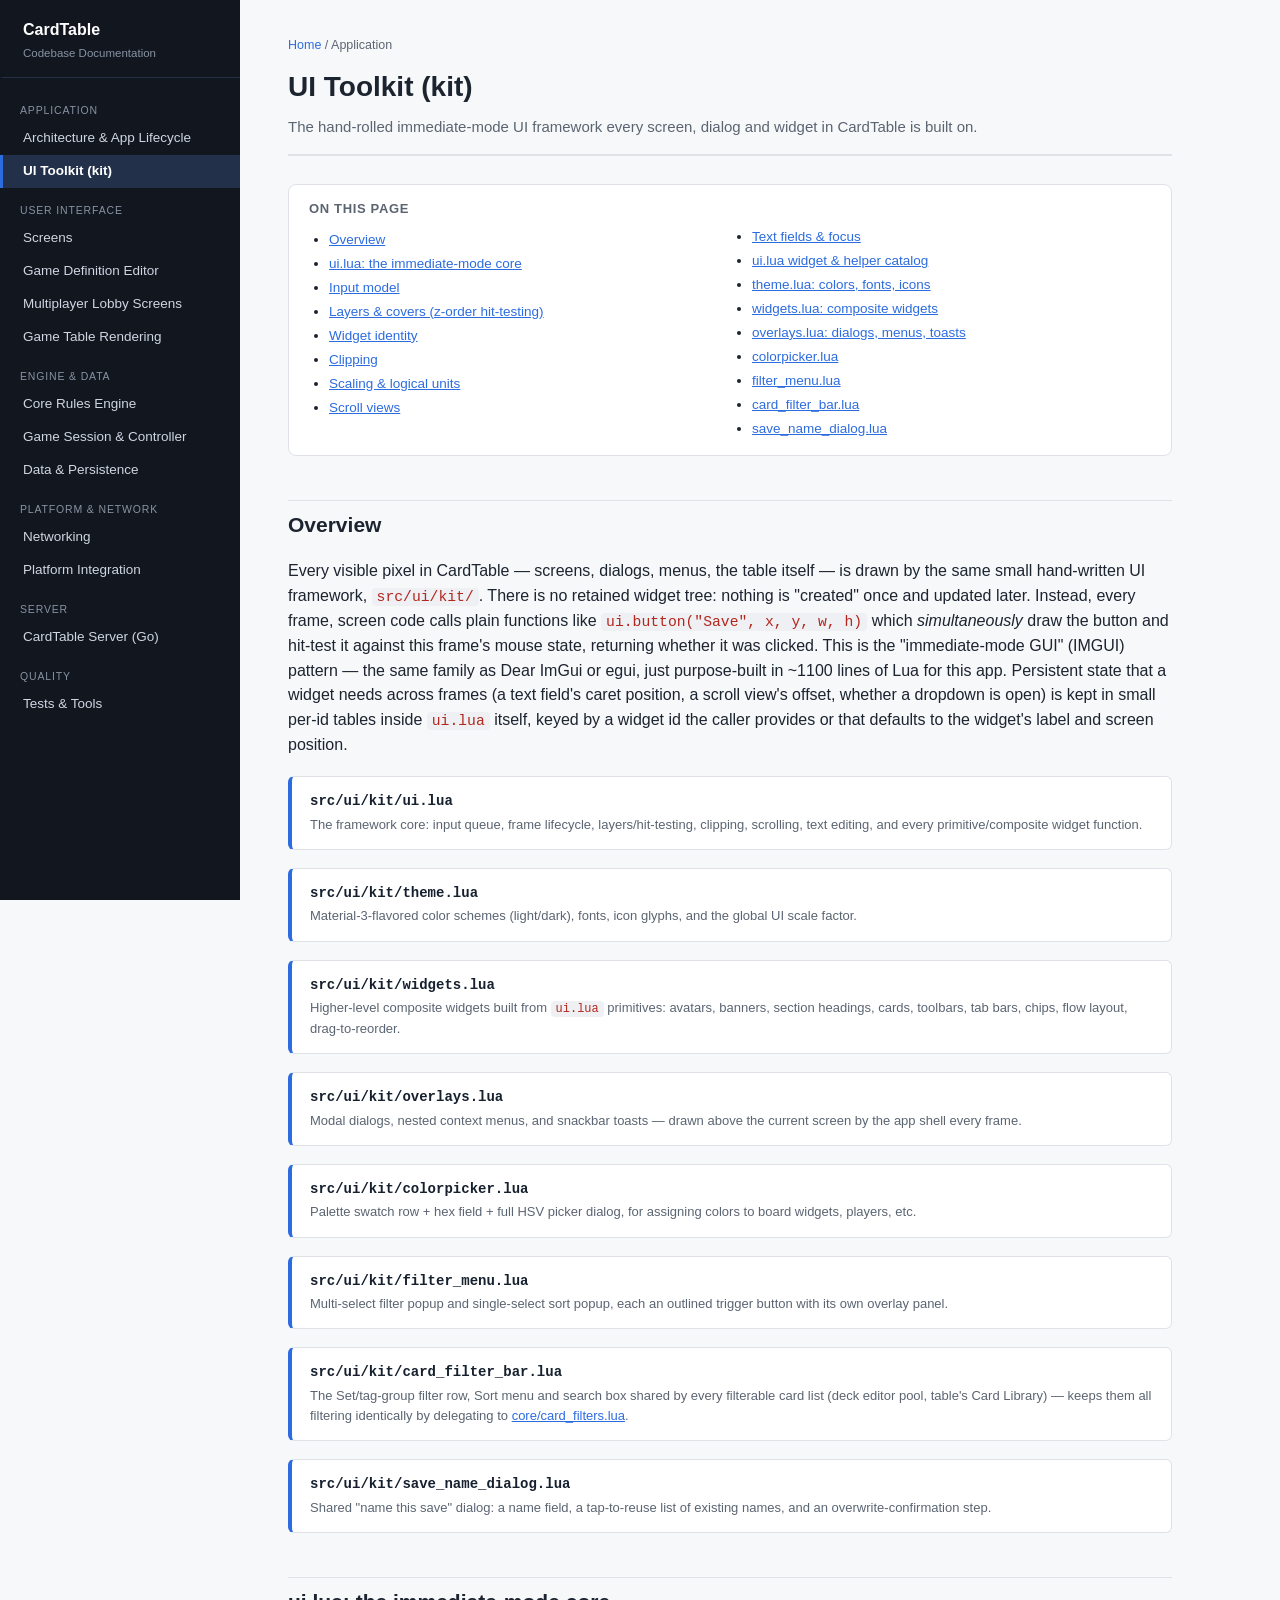
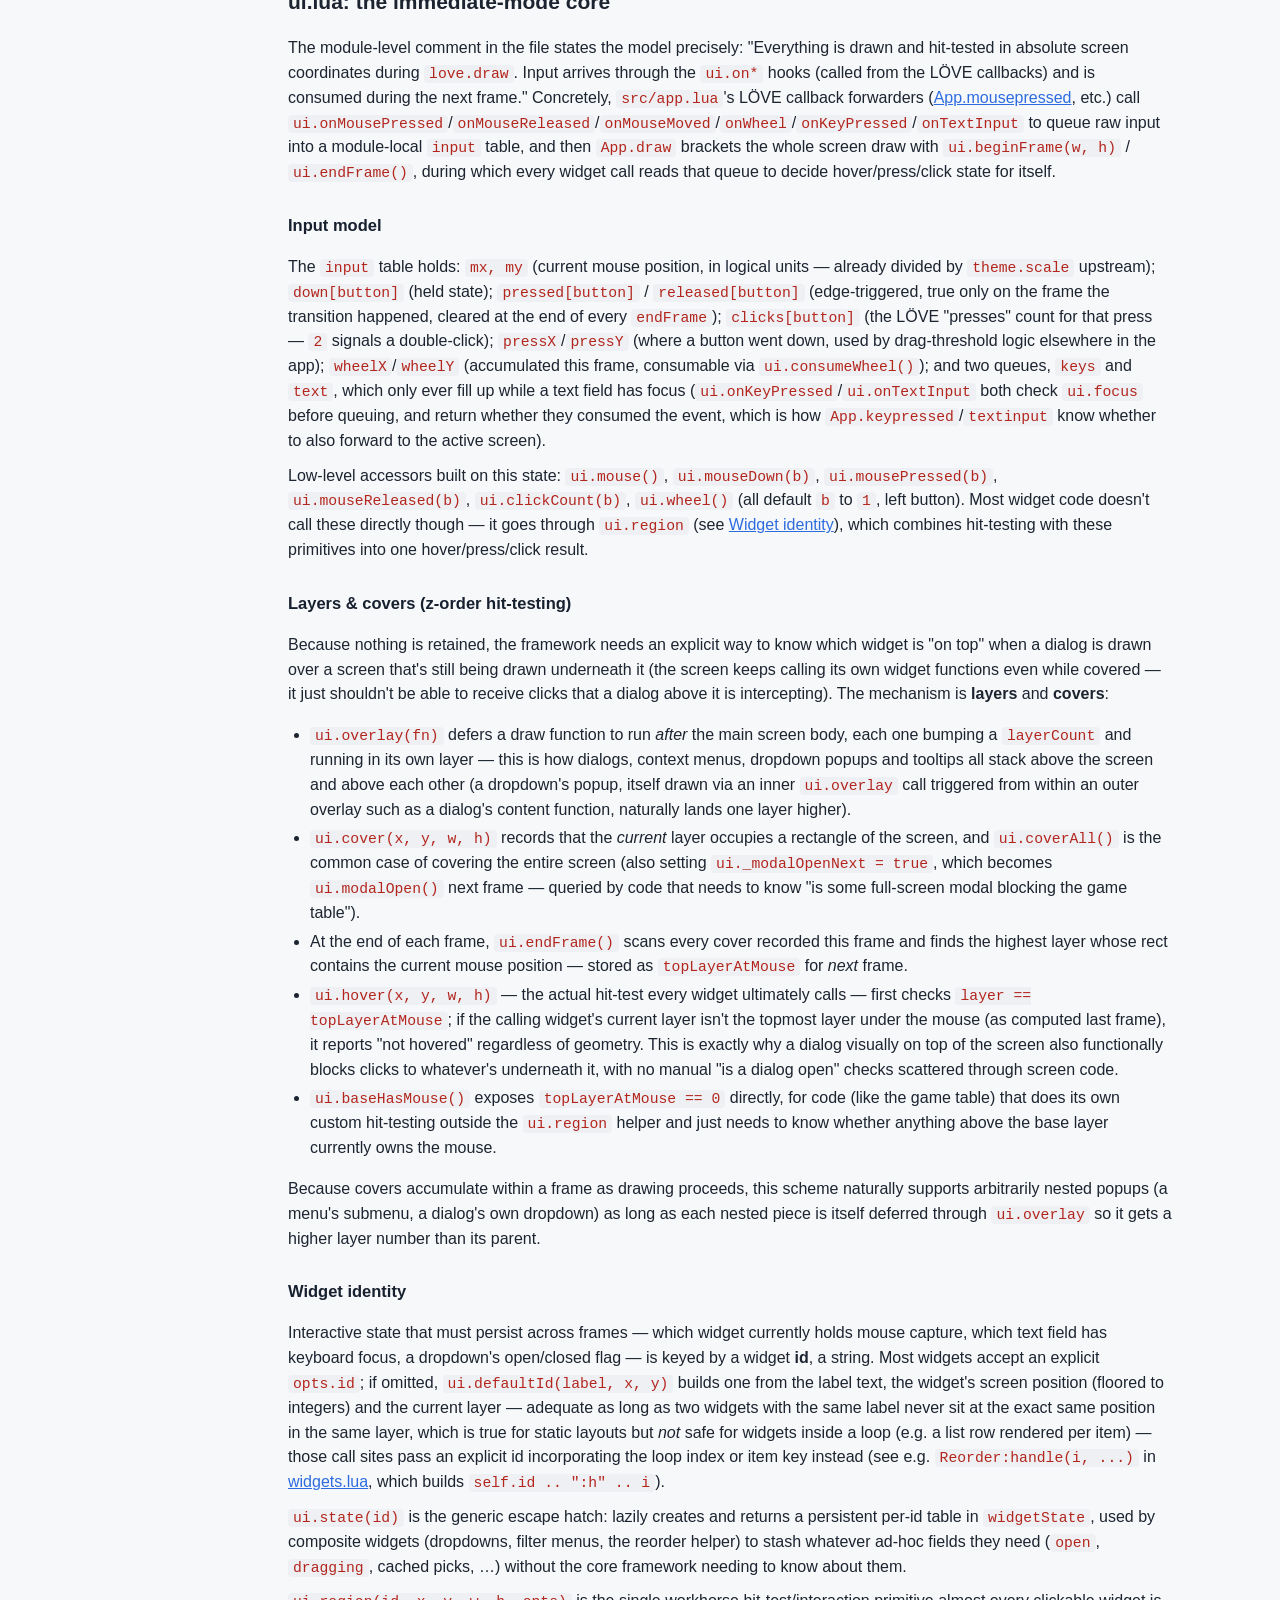
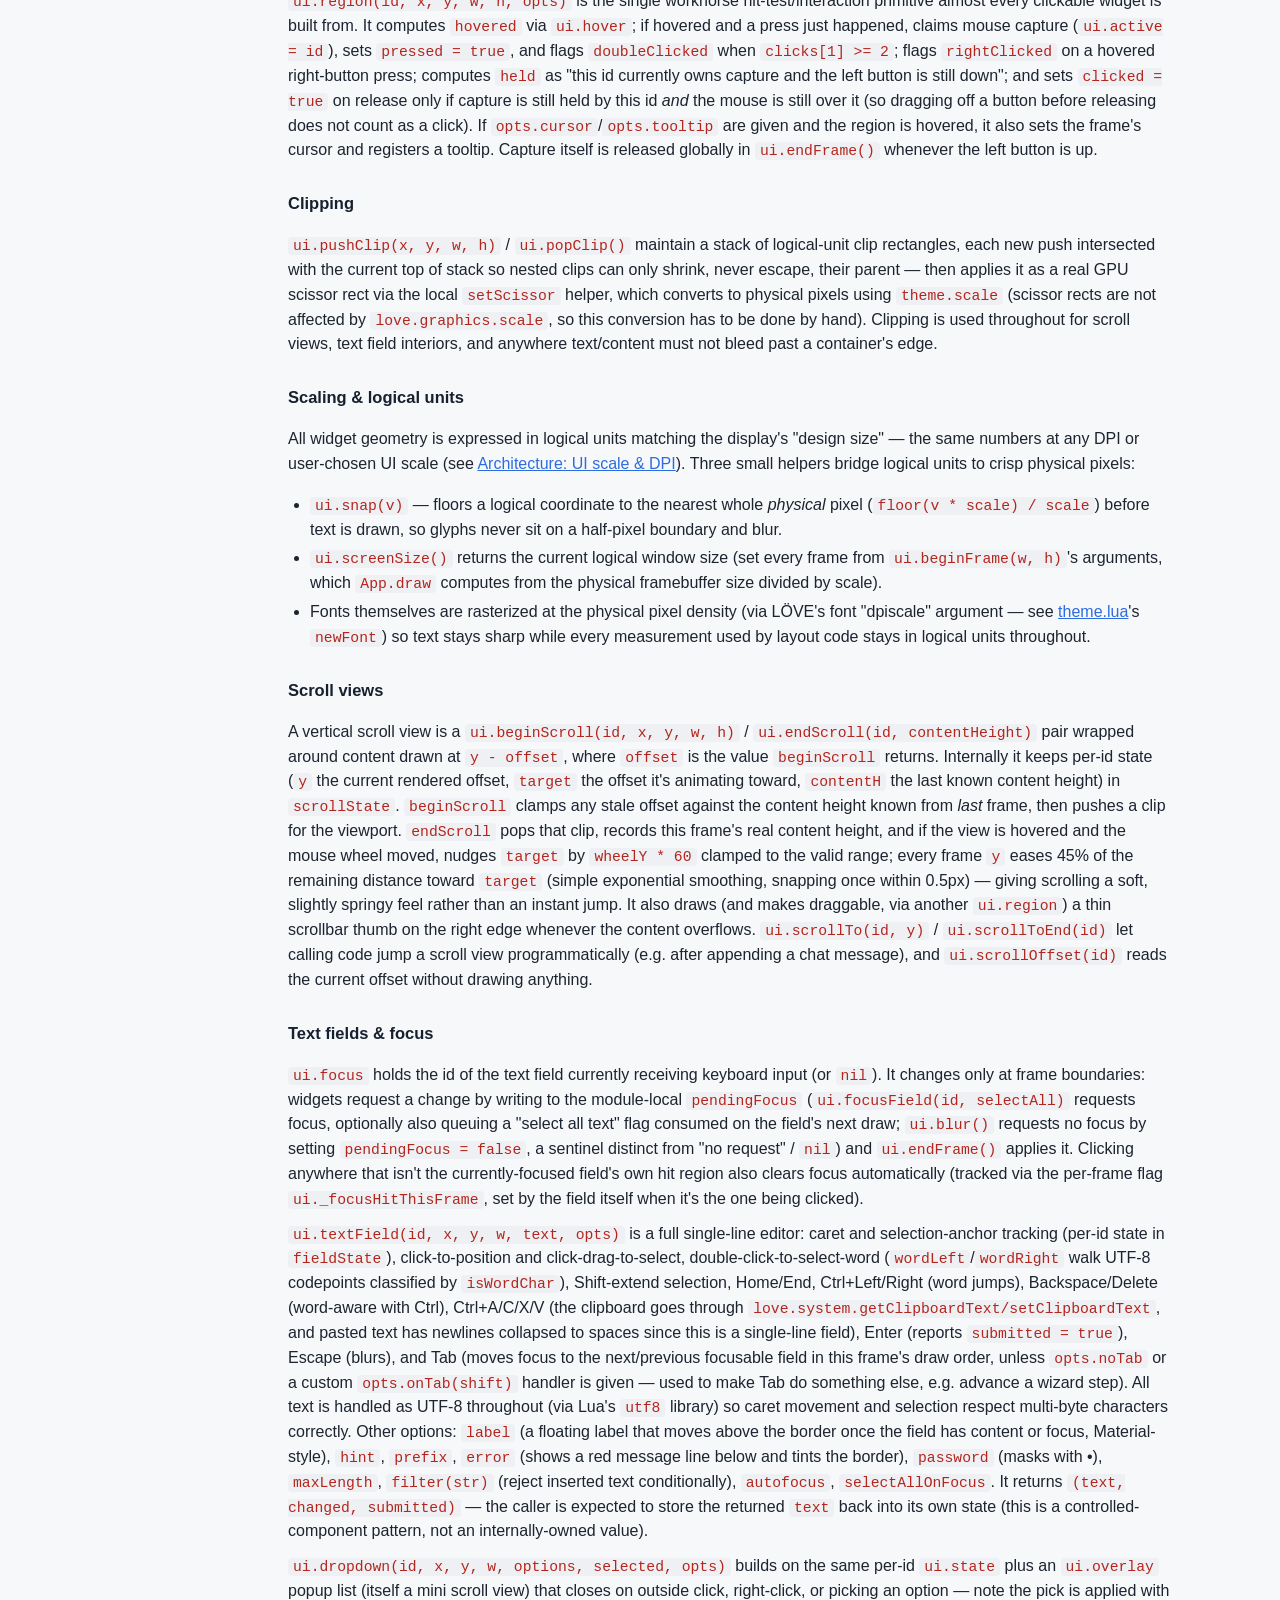
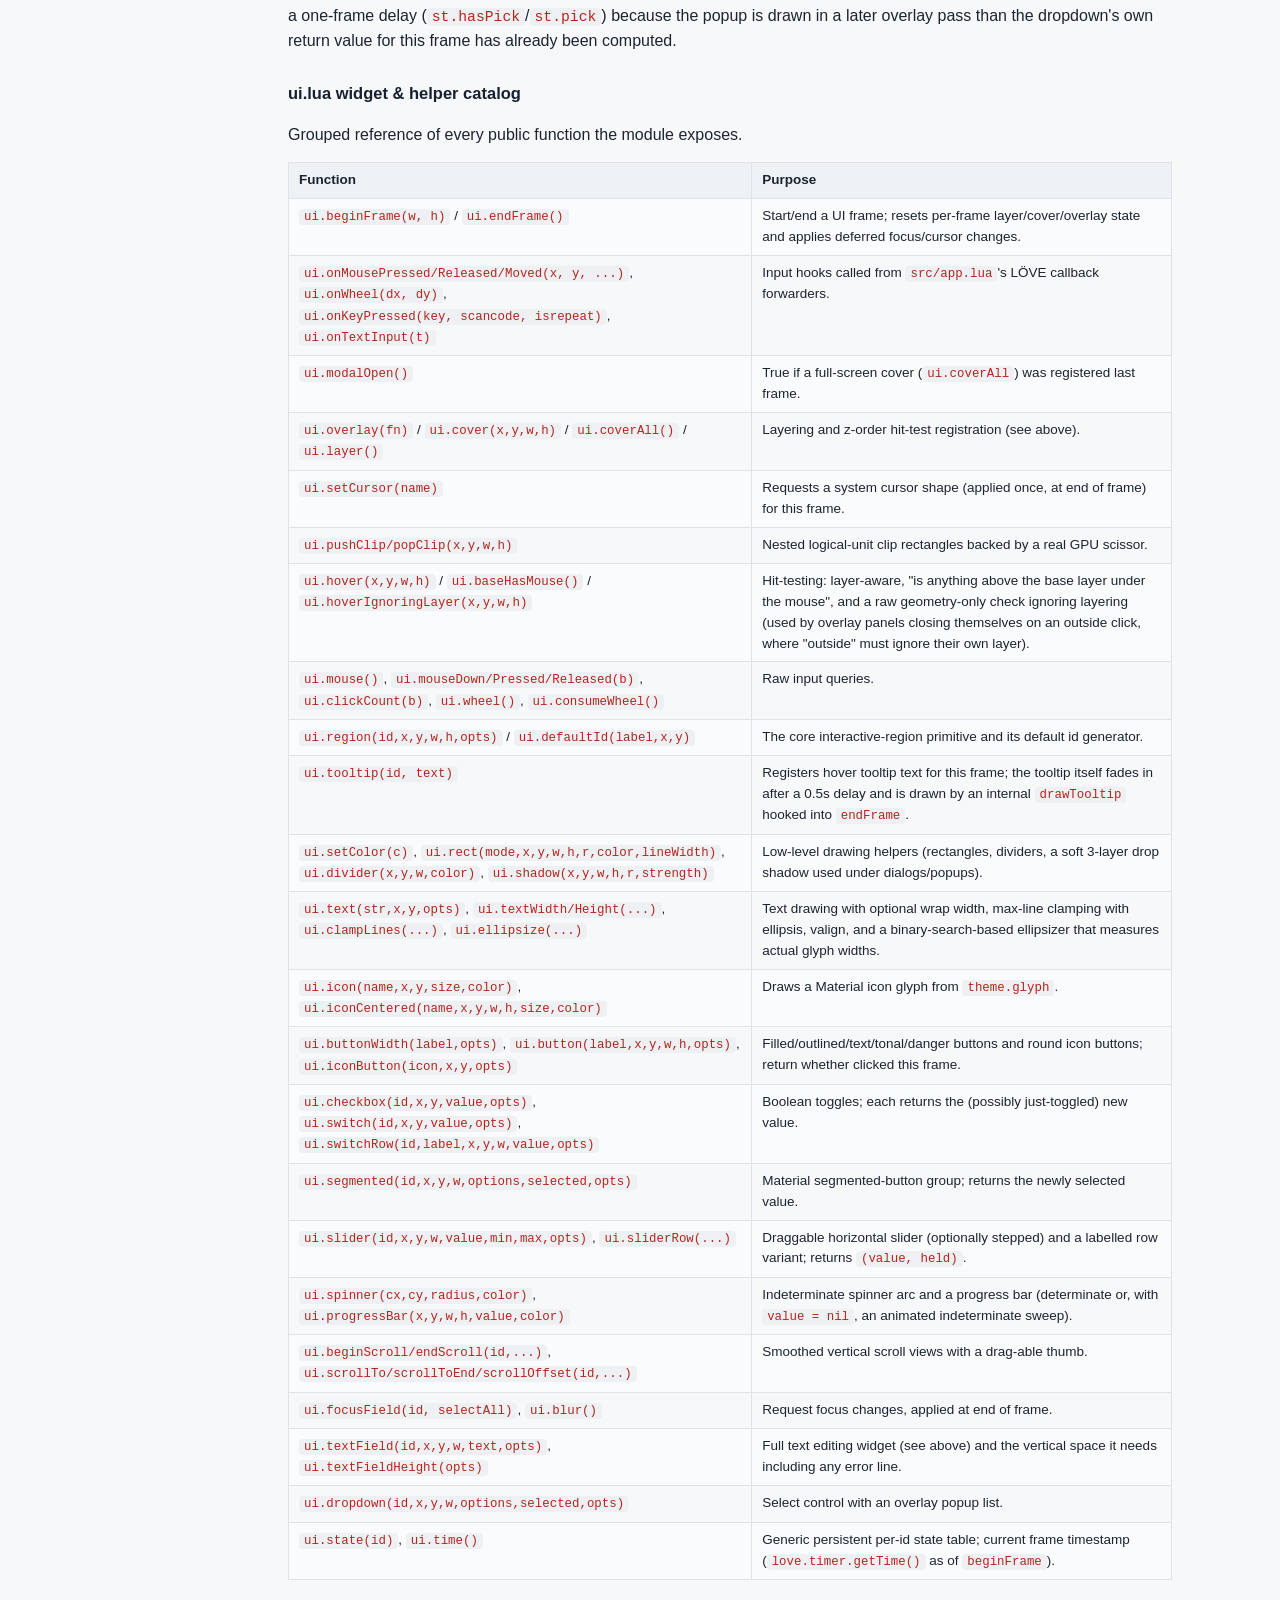
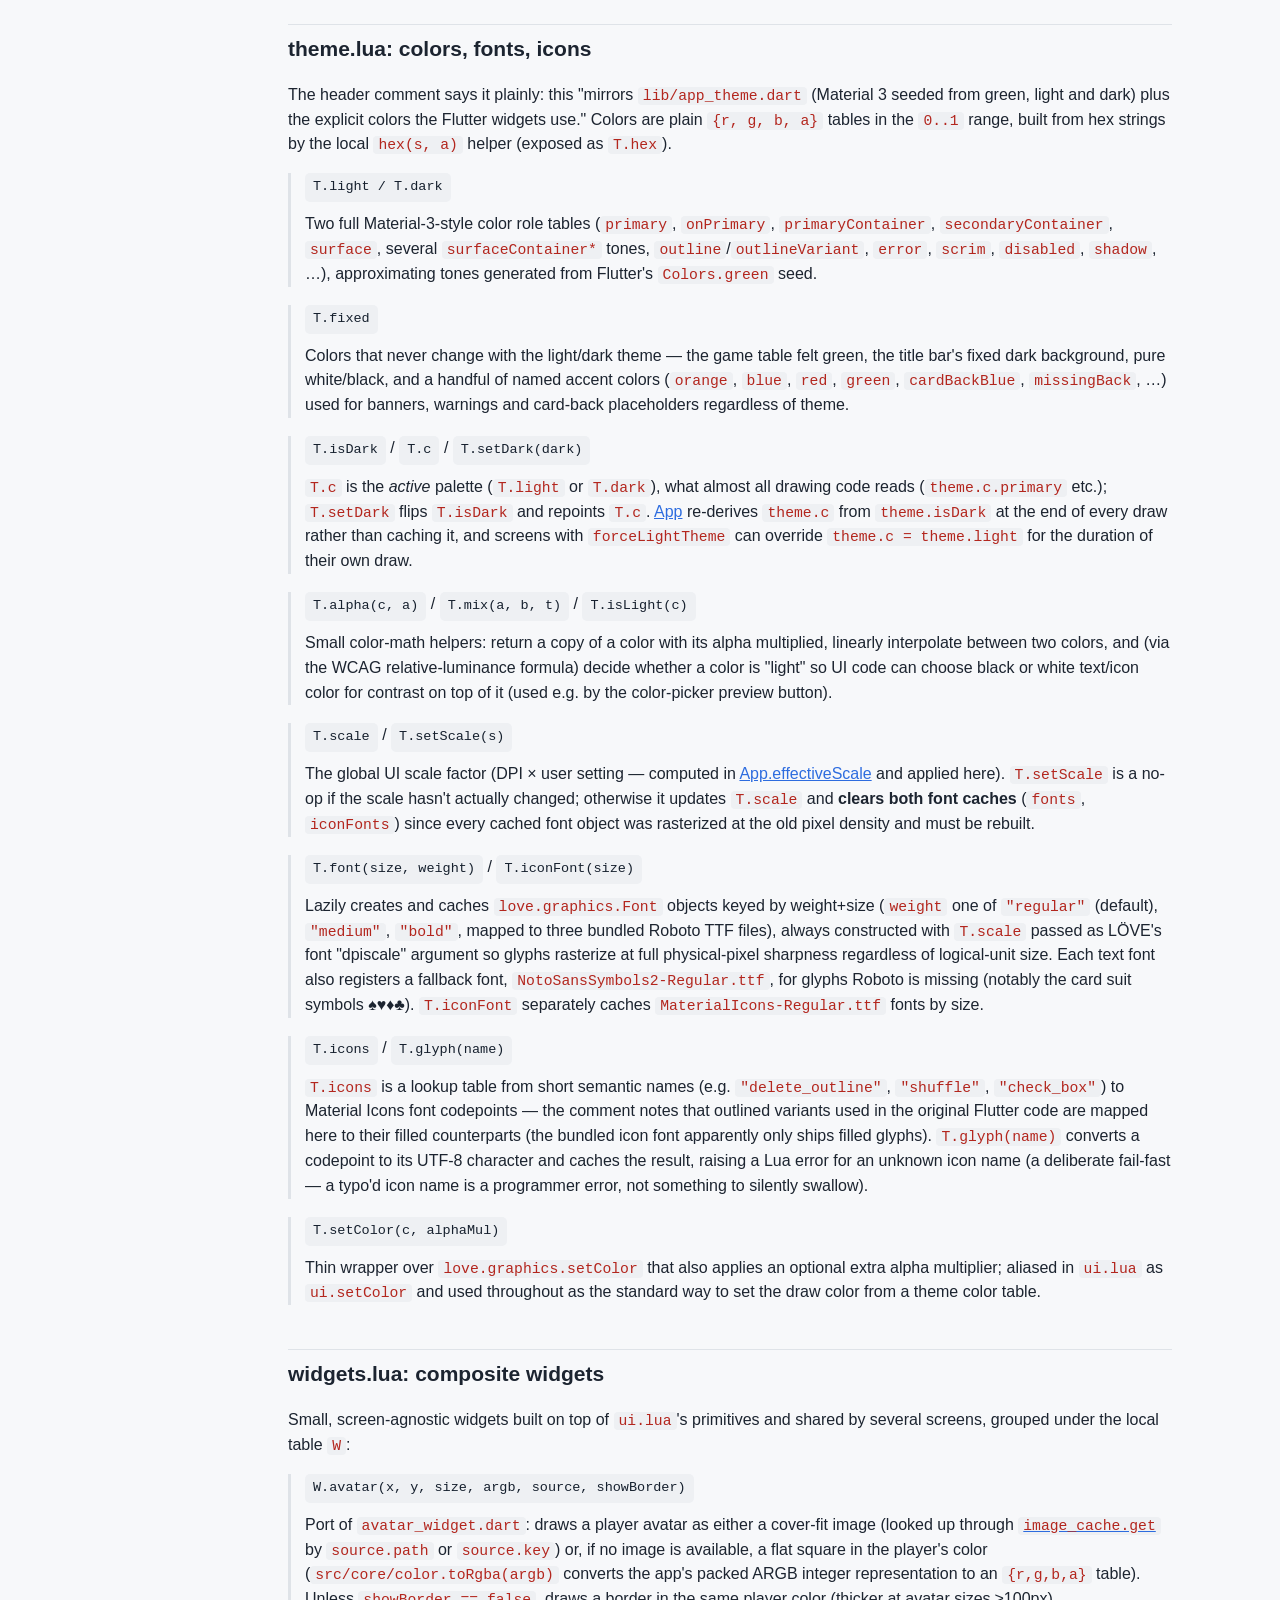
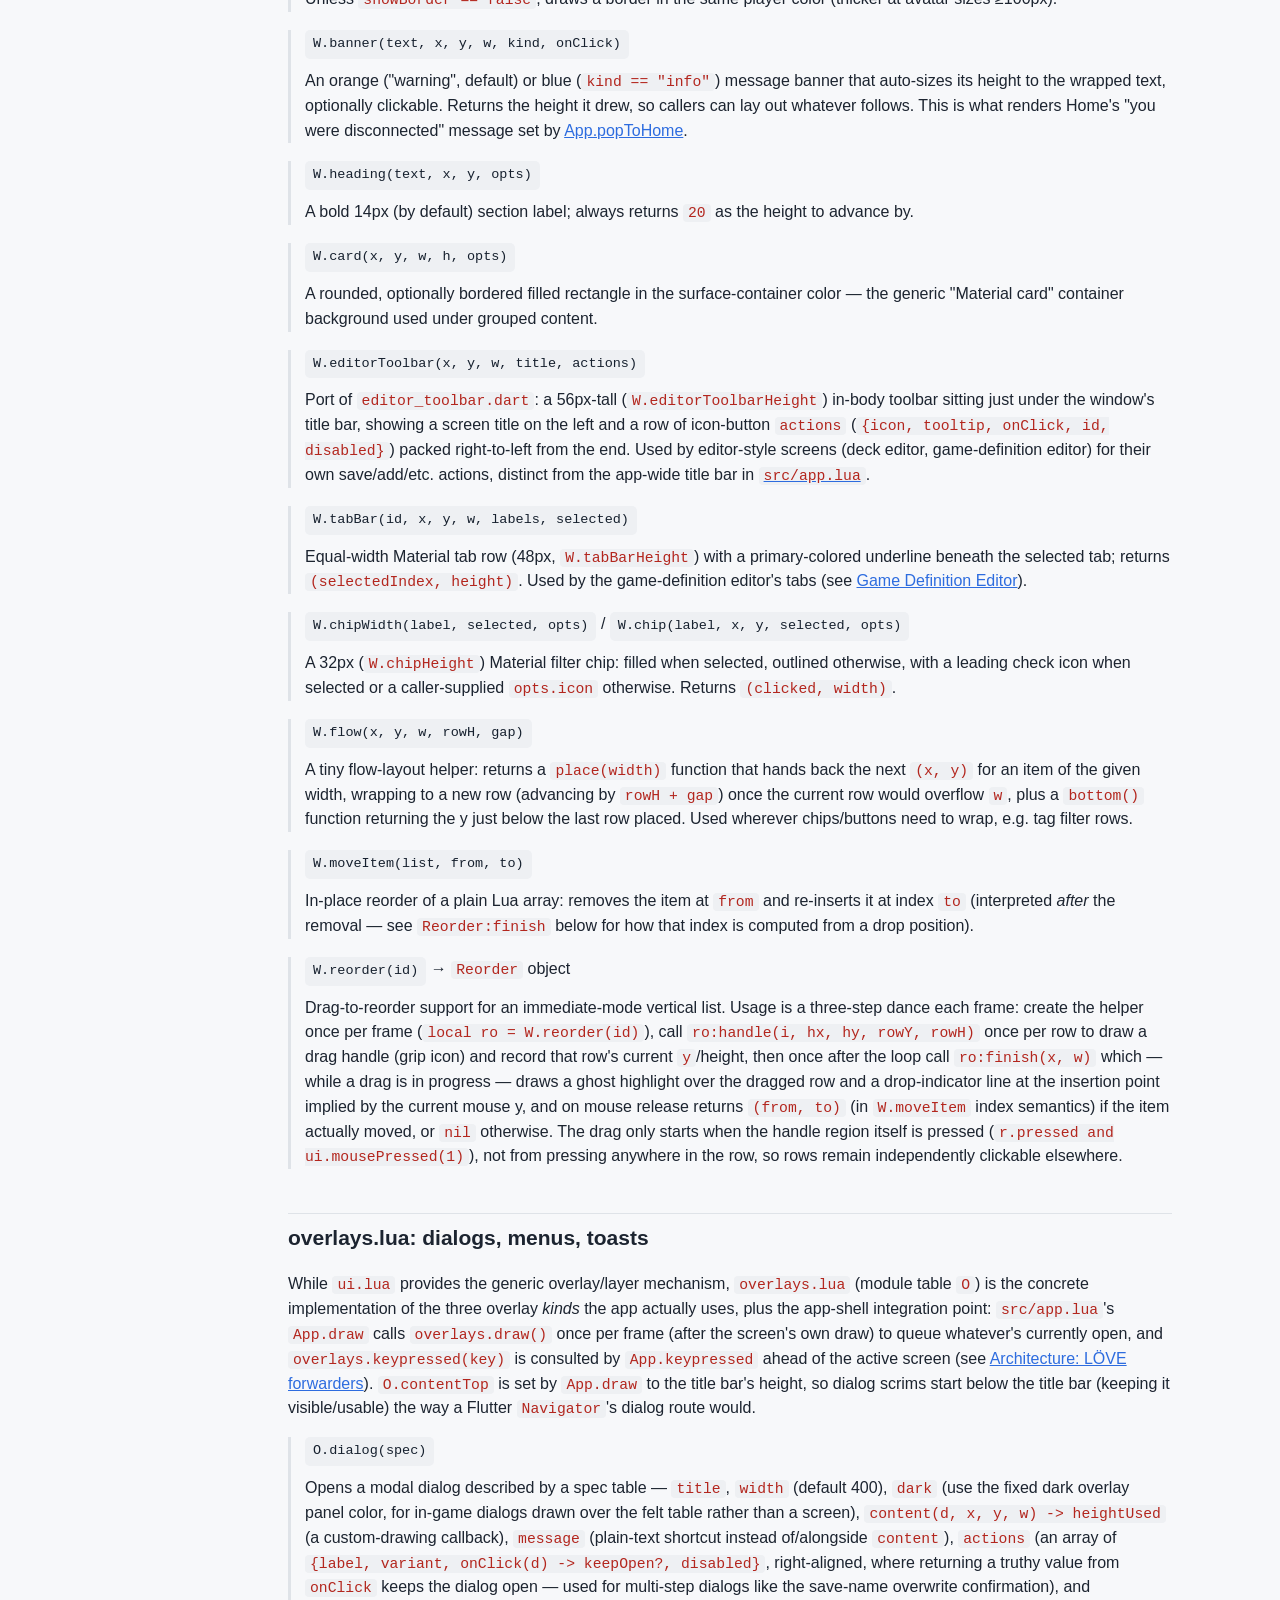
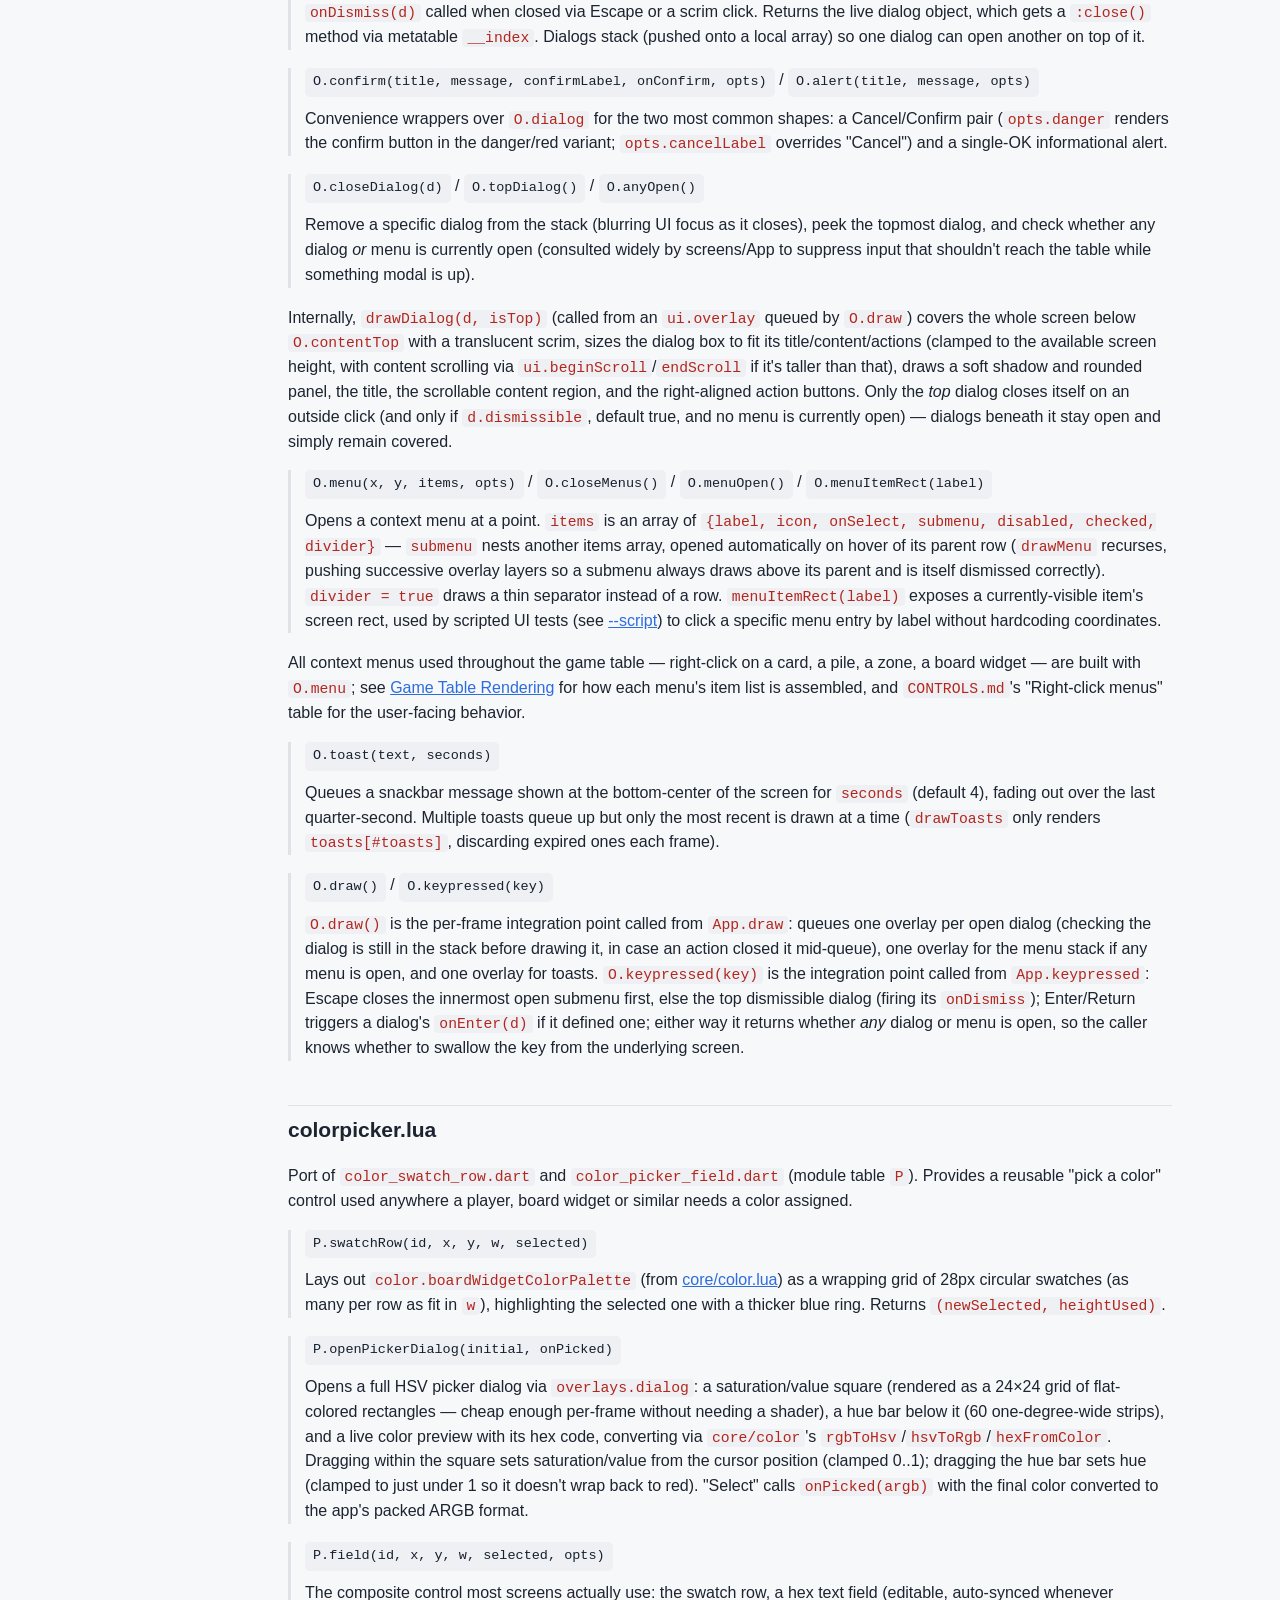
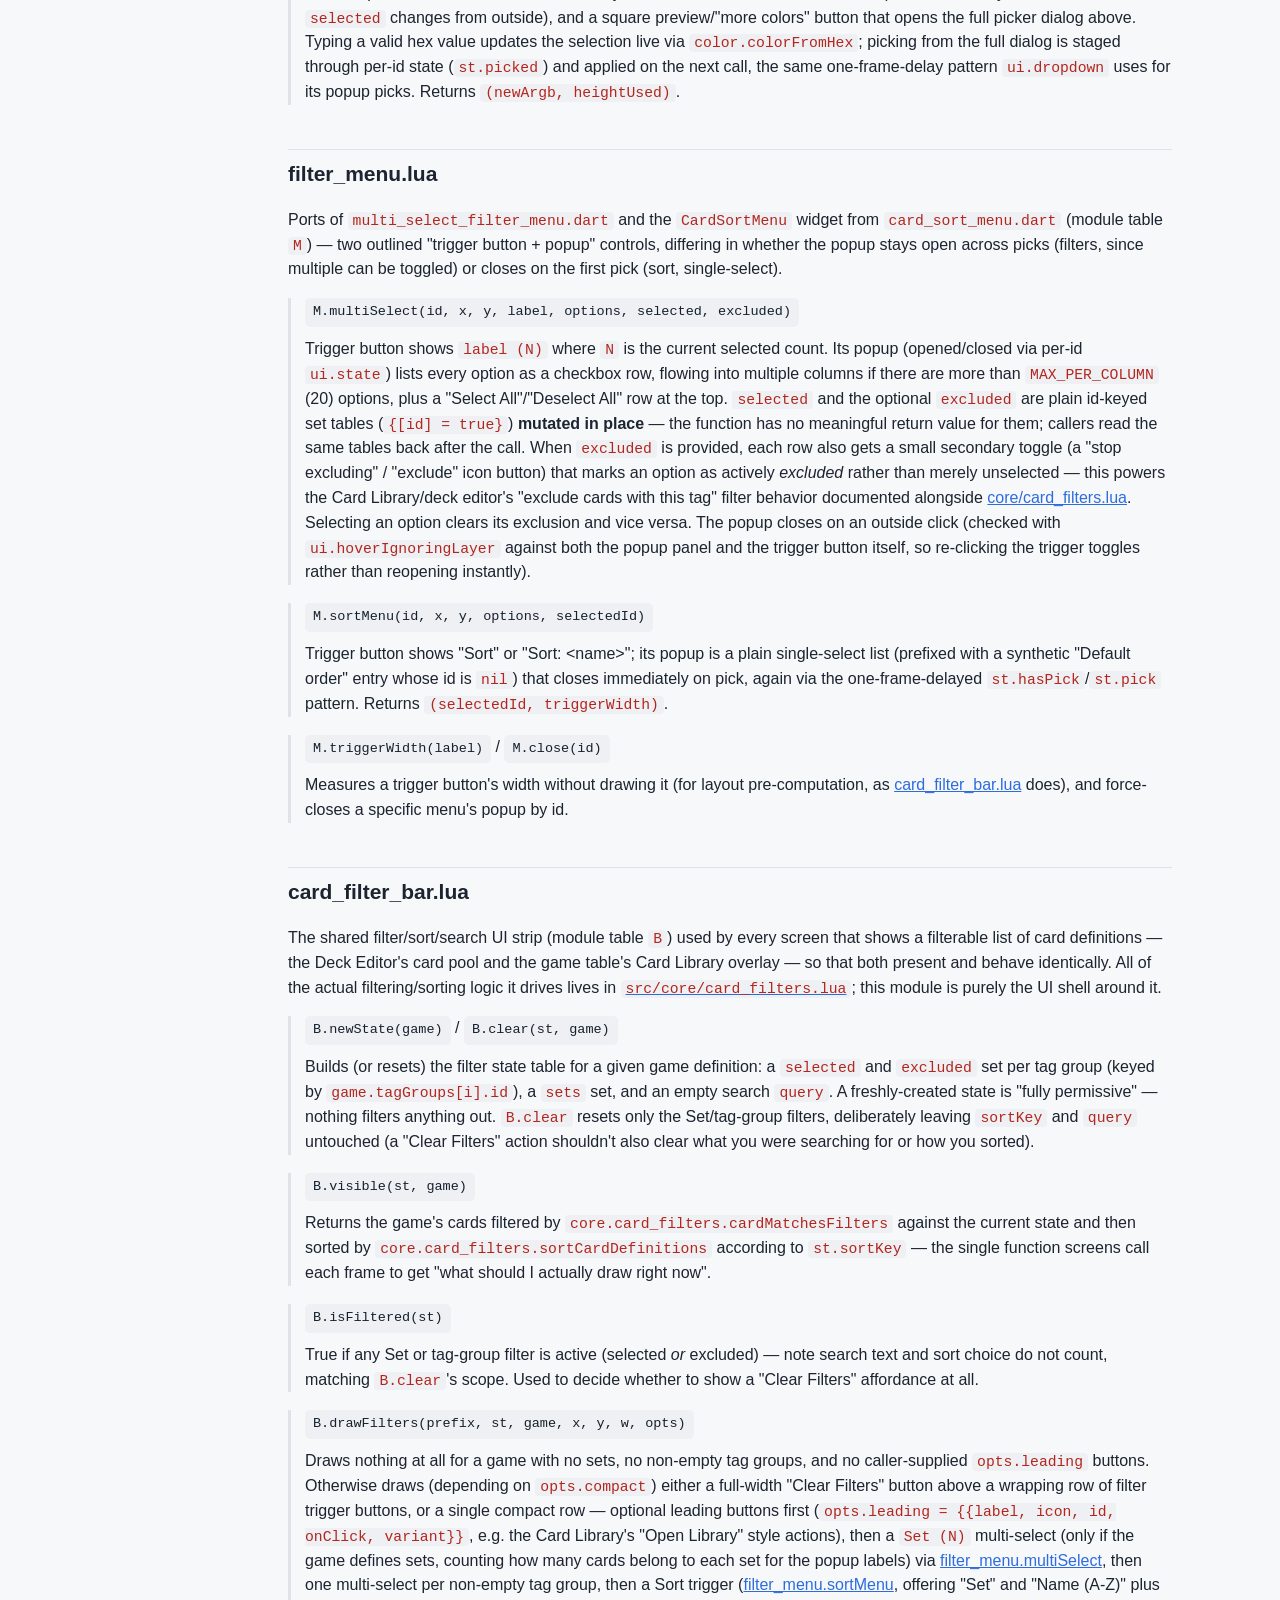
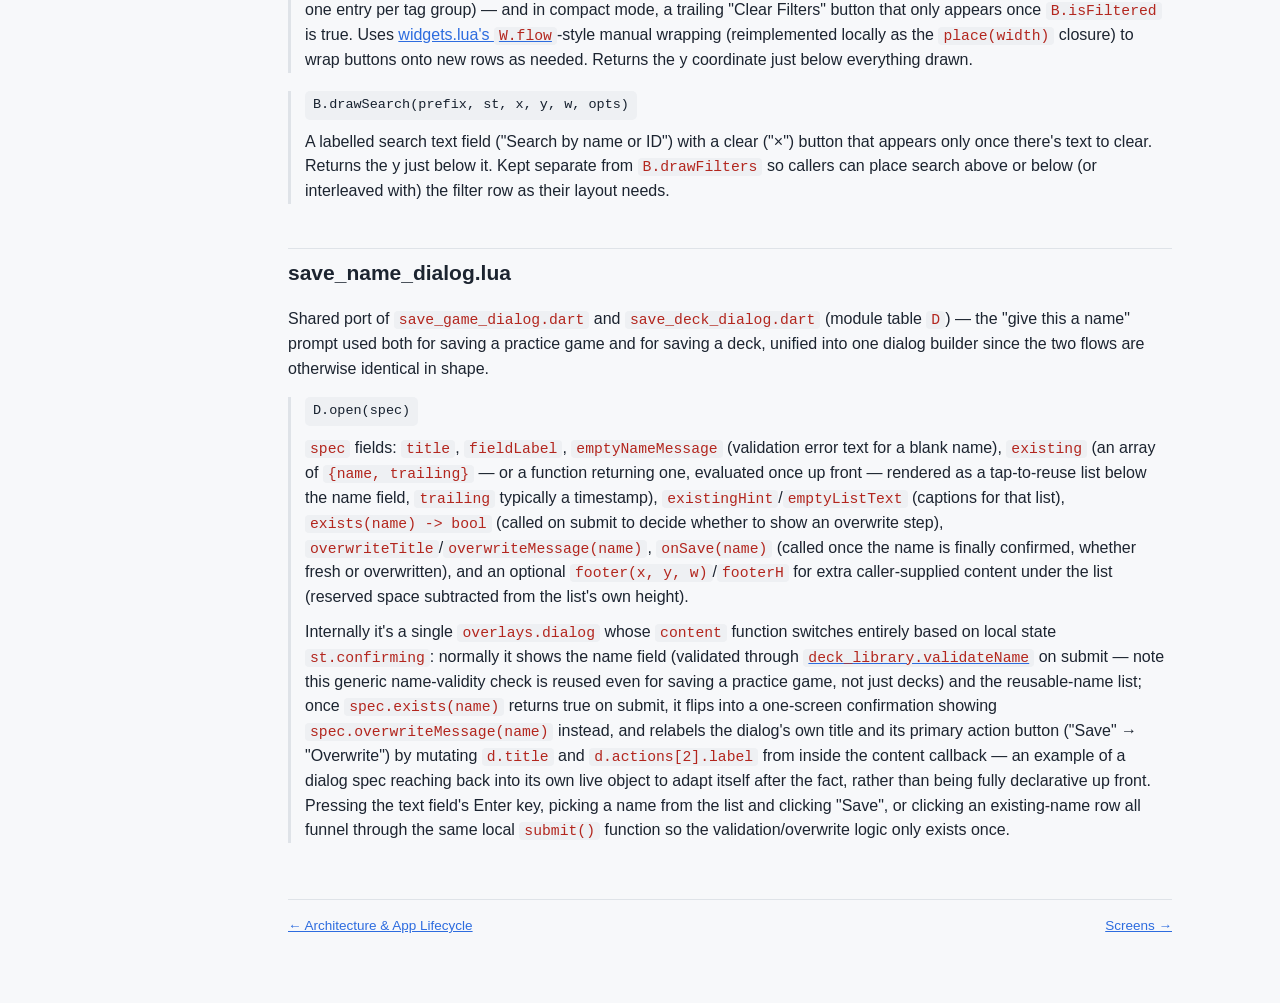
<file: docs/ui-framework.html>
<!doctype html>
<html lang="en">
<head>
<meta charset="utf-8">
<title>UI Toolkit (kit) — CardTable Docs</title>
<link rel="stylesheet" href="assets/style.css">
</head>
<body>
<nav class="sidenav">
  <a class="brand" href="index.html">CardTable<small>Codebase Documentation</small></a>
  <div class="group-label">Application</div>
  <a href="architecture.html">Architecture &amp; App Lifecycle</a>
  <a href="ui-framework.html" class="current">UI Toolkit (kit)</a>
  <div class="group-label">User Interface</div>
  <a href="ui-screens.html">Screens</a>
  <a href="ui-gamedef-editor.html">Game Definition Editor</a>
  <a href="ui-server-screens.html">Multiplayer Lobby Screens</a>
  <a href="ui-table.html">Game Table Rendering</a>
  <div class="group-label">Engine &amp; Data</div>
  <a href="core.html">Core Rules Engine</a>
  <a href="game.html">Game Session &amp; Controller</a>
  <a href="data.html">Data &amp; Persistence</a>
  <div class="group-label">Platform &amp; Network</div>
  <a href="net.html">Networking</a>
  <a href="platform.html">Platform Integration</a>
  <div class="group-label">Server</div>
  <a href="server.html">CardTable Server (Go)</a>
  <div class="group-label">Quality</div>
  <a href="tests-tools.html">Tests &amp; Tools</a>
</nav>
<main class="page">
  <header class="page-head">
    <div class="crumb"><a href="index.html">Home</a> / Application</div>
    <h1>UI Toolkit (kit)</h1>
    <div class="subtitle">The hand-rolled immediate-mode UI framework every screen, dialog and widget in CardTable is built on.</div>
  </header>

  <div class="toc">
    <div class="toc-title">On this page</div>
    <ul>
      <li><a href="#overview">Overview</a></li>
      <li><a href="#ui-lua">ui.lua: the immediate-mode core</a></li>
      <li><a href="#input-model">Input model</a></li>
      <li><a href="#layers-and-covers">Layers &amp; covers (z-order hit-testing)</a></li>
      <li><a href="#widget-identity">Widget identity</a></li>
      <li><a href="#clipping">Clipping</a></li>
      <li><a href="#scaling">Scaling &amp; logical units</a></li>
      <li><a href="#scroll-views">Scroll views</a></li>
      <li><a href="#text-fields">Text fields &amp; focus</a></li>
      <li><a href="#widget-catalog">ui.lua widget &amp; helper catalog</a></li>
      <li><a href="#theme-lua">theme.lua: colors, fonts, icons</a></li>
      <li><a href="#widgets-lua">widgets.lua: composite widgets</a></li>
      <li><a href="#overlays-lua">overlays.lua: dialogs, menus, toasts</a></li>
      <li><a href="#colorpicker-lua">colorpicker.lua</a></li>
      <li><a href="#filter-menu-lua">filter_menu.lua</a></li>
      <li><a href="#card-filter-bar-lua">card_filter_bar.lua</a></li>
      <li><a href="#save-name-dialog-lua">save_name_dialog.lua</a></li>
    </ul>
  </div>

  <h2 id="overview">Overview</h2>
  <p>
    Every visible pixel in CardTable — screens, dialogs, menus, the table itself —
    is drawn by the same small hand-written UI framework, <code>src/ui/kit/</code>.
    There is no retained widget tree: nothing is "created" once and updated later.
    Instead, every frame, screen code calls plain functions like
    <code>ui.button("Save", x, y, w, h)</code> which <em>simultaneously</em> draw the
    button and hit-test it against this frame's mouse state, returning whether it
    was clicked. This is the "immediate-mode GUI" (IMGUI) pattern — the same family
    as Dear ImGui or egui, just purpose-built in ~1100 lines of Lua for this app.
    Persistent state that a widget needs across frames (a text field's caret
    position, a scroll view's offset, whether a dropdown is open) is kept in small
    per-id tables inside <code>ui.lua</code> itself, keyed by a widget id the caller
    provides or that defaults to the widget's label and screen position.
  </p>
  <div class="filecard">
    <div class="path">src/ui/kit/ui.lua</div>
    <div class="role">The framework core: input queue, frame lifecycle, layers/hit-testing, clipping, scrolling, text editing, and every primitive/composite widget function.</div>
  </div>
  <div class="filecard">
    <div class="path">src/ui/kit/theme.lua</div>
    <div class="role">Material-3-flavored color schemes (light/dark), fonts, icon glyphs, and the global UI scale factor.</div>
  </div>
  <div class="filecard">
    <div class="path">src/ui/kit/widgets.lua</div>
    <div class="role">Higher-level composite widgets built from <code>ui.lua</code> primitives: avatars, banners, section headings, cards, toolbars, tab bars, chips, flow layout, drag-to-reorder.</div>
  </div>
  <div class="filecard">
    <div class="path">src/ui/kit/overlays.lua</div>
    <div class="role">Modal dialogs, nested context menus, and snackbar toasts — drawn above the current screen by the app shell every frame.</div>
  </div>
  <div class="filecard">
    <div class="path">src/ui/kit/colorpicker.lua</div>
    <div class="role">Palette swatch row + hex field + full HSV picker dialog, for assigning colors to board widgets, players, etc.</div>
  </div>
  <div class="filecard">
    <div class="path">src/ui/kit/filter_menu.lua</div>
    <div class="role">Multi-select filter popup and single-select sort popup, each an outlined trigger button with its own overlay panel.</div>
  </div>
  <div class="filecard">
    <div class="path">src/ui/kit/card_filter_bar.lua</div>
    <div class="role">The Set/tag-group filter row, Sort menu and search box shared by every filterable card list (deck editor pool, table's Card Library) — keeps them all filtering identically by delegating to <a href="core.html#card-filters-lua">core/card_filters.lua</a>.</div>
  </div>
  <div class="filecard">
    <div class="path">src/ui/kit/save_name_dialog.lua</div>
    <div class="role">Shared "name this save" dialog: a name field, a tap-to-reuse list of existing names, and an overwrite-confirmation step.</div>
  </div>

  <h2 id="ui-lua">ui.lua: the immediate-mode core</h2>
  <p>
    The module-level comment in the file states the model precisely: "Everything
    is drawn and hit-tested in absolute screen coordinates during
    <code>love.draw</code>. Input arrives through the <code>ui.on*</code> hooks
    (called from the LÖVE callbacks) and is consumed during the next frame."
    Concretely, <code>src/app.lua</code>'s LÖVE callback forwarders
    (<a href="architecture.html#love-forwarders">App.mousepressed</a>, etc.) call
    <code>ui.onMousePressed</code>/<code>onMouseReleased</code>/<code>onMouseMoved</code>/<code>onWheel</code>/<code>onKeyPressed</code>/<code>onTextInput</code>
    to queue raw input into a module-local <code>input</code> table, and then
    <code>App.draw</code> brackets the whole screen draw with
    <code>ui.beginFrame(w, h)</code> / <code>ui.endFrame()</code>, during which every
    widget call reads that queue to decide hover/press/click state for itself.
  </p>

  <h3 id="input-model">Input model</h3>
  <p>
    The <code>input</code> table holds: <code>mx, my</code> (current mouse position,
    in logical units — already divided by <code>theme.scale</code> upstream);
    <code>down[button]</code> (held state); <code>pressed[button]</code> /
    <code>released[button]</code> (edge-triggered, true only on the frame the
    transition happened, cleared at the end of every <code>endFrame</code>);
    <code>clicks[button]</code> (the LÖVE "presses" count for that press — <code>2</code>
    signals a double-click); <code>pressX</code>/<code>pressY</code> (where a button
    went down, used by drag-threshold logic elsewhere in the app);
    <code>wheelX</code>/<code>wheelY</code> (accumulated this frame, consumable via
    <code>ui.consumeWheel()</code>); and two queues, <code>keys</code> and
    <code>text</code>, which only ever fill up while a text field has focus
    (<code>ui.onKeyPressed</code>/<code>ui.onTextInput</code> both check
    <code>ui.focus</code> before queuing, and return whether they consumed the
    event, which is how <code>App.keypressed</code>/<code>textinput</code> know
    whether to also forward to the active screen).
  </p>
  <p>
    Low-level accessors built on this state: <code>ui.mouse()</code>,
    <code>ui.mouseDown(b)</code>, <code>ui.mousePressed(b)</code>,
    <code>ui.mouseReleased(b)</code>, <code>ui.clickCount(b)</code>,
    <code>ui.wheel()</code> (all default <code>b</code> to <code>1</code>, left
    button). Most widget code doesn't call these directly though — it goes through
    <code>ui.region</code> (see <a href="#widget-identity">Widget identity</a>), which
    combines hit-testing with these primitives into one hover/press/click result.
  </p>

  <h3 id="layers-and-covers">Layers &amp; covers (z-order hit-testing)</h3>
  <p>
    Because nothing is retained, the framework needs an explicit way to know which
    widget is "on top" when a dialog is drawn over a screen that's still being
    drawn underneath it (the screen keeps calling its own widget functions even
    while covered — it just shouldn't be able to receive clicks that a dialog
    above it is intercepting). The mechanism is <strong>layers</strong> and
    <strong>covers</strong>:
  </p>
  <ul>
    <li>
      <code>ui.overlay(fn)</code> defers a draw function to run <em>after</em> the main
      screen body, each one bumping a <code>layerCount</code> and running in its own
      layer — this is how dialogs, context menus, dropdown popups and tooltips all
      stack above the screen and above each other (a dropdown's popup, itself drawn
      via an inner <code>ui.overlay</code> call triggered from within an outer overlay
      such as a dialog's content function, naturally lands one layer higher).
    </li>
    <li>
      <code>ui.cover(x, y, w, h)</code> records that the <em>current</em> layer occupies
      a rectangle of the screen, and <code>ui.coverAll()</code> is the common case of
      covering the entire screen (also setting <code>ui._modalOpenNext = true</code>,
      which becomes <code>ui.modalOpen()</code> next frame — queried by code that needs
      to know "is some full-screen modal blocking the game table").
    </li>
    <li>
      At the end of each frame, <code>ui.endFrame()</code> scans every cover recorded
      this frame and finds the highest layer whose rect contains the current mouse
      position — stored as <code>topLayerAtMouse</code> for <em>next</em> frame.
    </li>
    <li>
      <code>ui.hover(x, y, w, h)</code> — the actual hit-test every widget ultimately
      calls — first checks <code>layer == topLayerAtMouse</code>; if the calling
      widget's current layer isn't the topmost layer under the mouse (as computed
      last frame), it reports "not hovered" regardless of geometry. This is exactly
      why a dialog visually on top of the screen also functionally blocks clicks to
      whatever's underneath it, with no manual "is a dialog open" checks scattered
      through screen code.
    </li>
    <li>
      <code>ui.baseHasMouse()</code> exposes <code>topLayerAtMouse == 0</code> directly,
      for code (like the game table) that does its own custom hit-testing outside the
      <code>ui.region</code> helper and just needs to know whether anything above the
      base layer currently owns the mouse.
    </li>
  </ul>
  <p>
    Because covers accumulate within a frame as drawing proceeds, this scheme
    naturally supports arbitrarily nested popups (a menu's submenu, a dialog's own
    dropdown) as long as each nested piece is itself deferred through
    <code>ui.overlay</code> so it gets a higher layer number than its parent.
  </p>

  <h3 id="widget-identity">Widget identity</h3>
  <p>
    Interactive state that must persist across frames — which widget currently
    holds mouse capture, which text field has keyboard focus, a dropdown's open/closed
    flag — is keyed by a widget <strong>id</strong>, a string. Most widgets accept an
    explicit <code>opts.id</code>; if omitted, <code>ui.defaultId(label, x, y)</code>
    builds one from the label text, the widget's screen position (floored to
    integers) and the current layer — adequate as long as two widgets with the same
    label never sit at the exact same position in the same layer, which is true for
    static layouts but <em>not</em> safe for widgets inside a loop (e.g. a list row
    rendered per item) — those call sites pass an explicit id incorporating the
    loop index or item key instead (see e.g. <code>Reorder:handle(i, ...)</code> in
    <a href="#widgets-lua">widgets.lua</a>, which builds <code>self.id .. ":h" .. i</code>).
  </p>
  <p>
    <code>ui.state(id)</code> is the generic escape hatch: lazily creates and returns
    a persistent per-id table in <code>widgetState</code>, used by composite widgets
    (dropdowns, filter menus, the reorder helper) to stash whatever ad-hoc fields they
    need (<code>open</code>, <code>dragging</code>, cached picks, …) without the core
    framework needing to know about them.
  </p>
  <p>
    <code>ui.region(id, x, y, w, h, opts)</code> is the single workhorse hit-test/interaction
    primitive almost every clickable widget is built from. It computes
    <code>hovered</code> via <code>ui.hover</code>; if hovered and a press just
    happened, claims mouse capture (<code>ui.active = id</code>), sets
    <code>pressed = true</code>, and flags <code>doubleClicked</code> when
    <code>clicks[1] &gt;= 2</code>; flags <code>rightClicked</code> on a hovered
    right-button press; computes <code>held</code> as "this id currently owns capture
    and the left button is still down"; and sets <code>clicked = true</code> on
    release only if capture is still held by this id <em>and</em> the mouse is still
    over it (so dragging off a button before releasing does not count as a click).
    If <code>opts.cursor</code>/<code>opts.tooltip</code> are given and the region is
    hovered, it also sets the frame's cursor and registers a tooltip. Capture itself
    is released globally in <code>ui.endFrame()</code> whenever the left button is up.
  </p>

  <h3 id="clipping">Clipping</h3>
  <p>
    <code>ui.pushClip(x, y, w, h)</code> / <code>ui.popClip()</code> maintain a stack of
    logical-unit clip rectangles, each new push intersected with the current top of
    stack so nested clips can only shrink, never escape, their parent — then applies
    it as a real GPU scissor rect via the local <code>setScissor</code> helper, which
    converts to physical pixels using <code>theme.scale</code> (scissor rects are not
    affected by <code>love.graphics.scale</code>, so this conversion has to be done by
    hand). Clipping is used throughout for scroll views, text field interiors, and
    anywhere text/content must not bleed past a container's edge.
  </p>

  <h3 id="scaling">Scaling &amp; logical units</h3>
  <p>
    All widget geometry is expressed in logical units matching the display's "design
    size" — the same numbers at any DPI or user-chosen UI scale (see
    <a href="architecture.html#ui-scale">Architecture: UI scale &amp; DPI</a>). Three
    small helpers bridge logical units to crisp physical pixels:
  </p>
  <ul>
    <li><code>ui.snap(v)</code> — floors a logical coordinate to the nearest whole
    <em>physical</em> pixel (<code>floor(v * scale) / scale</code>) before text is drawn,
    so glyphs never sit on a half-pixel boundary and blur.</li>
    <li><code>ui.screenSize()</code> returns the current logical window size (set every
    frame from <code>ui.beginFrame(w, h)</code>'s arguments, which <code>App.draw</code>
    computes from the physical framebuffer size divided by scale).</li>
    <li>Fonts themselves are rasterized at the physical pixel density (via LÖVE's font
    "dpiscale" argument — see <a href="#theme-lua">theme.lua</a>'s <code>newFont</code>)
    so text stays sharp while every measurement used by layout code stays in logical
    units throughout.</li>
  </ul>

  <h3 id="scroll-views">Scroll views</h3>
  <p>
    A vertical scroll view is a <code>ui.beginScroll(id, x, y, w, h)</code> /
    <code>ui.endScroll(id, contentHeight)</code> pair wrapped around content drawn at
    <code>y - offset</code>, where <code>offset</code> is the value
    <code>beginScroll</code> returns. Internally it keeps per-id state
    (<code>y</code> the current rendered offset, <code>target</code> the offset it's
    animating toward, <code>contentH</code> the last known content height) in
    <code>scrollState</code>. <code>beginScroll</code> clamps any stale offset against
    the content height known from <em>last</em> frame, then pushes a clip for the
    viewport. <code>endScroll</code> pops that clip, records this frame's real
    content height, and if the view is hovered and the mouse wheel moved, nudges
    <code>target</code> by <code>wheelY * 60</code> clamped to the valid range; every
    frame <code>y</code> eases 45% of the remaining distance toward <code>target</code>
    (simple exponential smoothing, snapping once within 0.5px) — giving scrolling a
    soft, slightly springy feel rather than an instant jump. It also draws (and makes
    draggable, via another <code>ui.region</code>) a thin scrollbar thumb on the right
    edge whenever the content overflows. <code>ui.scrollTo(id, y)</code> /
    <code>ui.scrollToEnd(id)</code> let calling code jump a scroll view
    programmatically (e.g. after appending a chat message), and
    <code>ui.scrollOffset(id)</code> reads the current offset without drawing anything.
  </p>

  <h3 id="text-fields">Text fields &amp; focus</h3>
  <p>
    <code>ui.focus</code> holds the id of the text field currently receiving keyboard
    input (or <code>nil</code>). It changes only at frame boundaries: widgets request
    a change by writing to the module-local <code>pendingFocus</code>
    (<code>ui.focusField(id, selectAll)</code> requests focus, optionally also queuing
    a "select all text" flag consumed on the field's next draw; <code>ui.blur()</code>
    requests no focus by setting <code>pendingFocus = false</code>, a sentinel distinct
    from "no request" / <code>nil</code>) and <code>ui.endFrame()</code> applies it.
    Clicking anywhere that isn't the currently-focused field's own hit region also
    clears focus automatically (tracked via the per-frame flag
    <code>ui._focusHitThisFrame</code>, set by the field itself when it's the one
    being clicked).
  </p>
  <p>
    <code>ui.textField(id, x, y, w, text, opts)</code> is a full single-line editor:
    caret and selection-anchor tracking (per-id state in <code>fieldState</code>),
    click-to-position and click-drag-to-select, double-click-to-select-word
    (<code>wordLeft</code>/<code>wordRight</code> walk UTF-8 codepoints classified by
    <code>isWordChar</code>), Shift-extend selection, Home/End, Ctrl+Left/Right
    (word jumps), Backspace/Delete (word-aware with Ctrl), Ctrl+A/C/X/V (the
    clipboard goes through <code>love.system.getClipboardText/setClipboardText</code>,
    and pasted text has newlines collapsed to spaces since this is a single-line
    field), Enter (reports <code>submitted = true</code>), Escape (blurs), and Tab
    (moves focus to the next/previous focusable field in this frame's draw order,
    unless <code>opts.noTab</code> or a custom <code>opts.onTab(shift)</code> handler is
    given — used to make Tab do something else, e.g. advance a wizard step). All
    text is handled as UTF-8 throughout (via Lua's <code>utf8</code> library) so
    caret movement and selection respect multi-byte characters correctly. Other
    options: <code>label</code> (a floating label that moves above the border once
    the field has content or focus, Material-style), <code>hint</code>,
    <code>prefix</code>, <code>error</code> (shows a red message line below and tints
    the border), <code>password</code> (masks with •), <code>maxLength</code>,
    <code>filter(str)</code> (reject inserted text conditionally), <code>autofocus</code>,
    <code>selectAllOnFocus</code>. It returns <code>(text, changed, submitted)</code> —
    the caller is expected to store the returned <code>text</code> back into its own
    state (this is a controlled-component pattern, not an internally-owned value).
  </p>
  <p>
    <code>ui.dropdown(id, x, y, w, options, selected, opts)</code> builds on the same
    per-id <code>ui.state</code> plus an <code>ui.overlay</code> popup list (itself a
    mini scroll view) that closes on outside click, right-click, or picking an
    option — note the pick is applied with a one-frame delay (<code>st.hasPick</code>/<code>st.pick</code>)
    because the popup is drawn in a later overlay pass than the dropdown's own
    return value for this frame has already been computed.
  </p>

  <h3 id="widget-catalog">ui.lua widget &amp; helper catalog</h3>
  <p>Grouped reference of every public function the module exposes.</p>
  <table>
    <tr><th>Function</th><th>Purpose</th></tr>
    <tr><td><code>ui.beginFrame(w, h)</code> / <code>ui.endFrame()</code></td><td>Start/end a UI frame; resets per-frame layer/cover/overlay state and applies deferred focus/cursor changes.</td></tr>
    <tr><td><code>ui.onMousePressed/Released/Moved(x, y, ...)</code>, <code>ui.onWheel(dx, dy)</code>, <code>ui.onKeyPressed(key, scancode, isrepeat)</code>, <code>ui.onTextInput(t)</code></td><td>Input hooks called from <code>src/app.lua</code>'s LÖVE callback forwarders.</td></tr>
    <tr><td><code>ui.modalOpen()</code></td><td>True if a full-screen cover (<code>ui.coverAll</code>) was registered last frame.</td></tr>
    <tr><td><code>ui.overlay(fn)</code> / <code>ui.cover(x,y,w,h)</code> / <code>ui.coverAll()</code> / <code>ui.layer()</code></td><td>Layering and z-order hit-test registration (see above).</td></tr>
    <tr><td><code>ui.setCursor(name)</code></td><td>Requests a system cursor shape (applied once, at end of frame) for this frame.</td></tr>
    <tr><td><code>ui.pushClip/popClip(x,y,w,h)</code></td><td>Nested logical-unit clip rectangles backed by a real GPU scissor.</td></tr>
    <tr><td><code>ui.hover(x,y,w,h)</code> / <code>ui.baseHasMouse()</code> / <code>ui.hoverIgnoringLayer(x,y,w,h)</code></td><td>Hit-testing: layer-aware, "is anything above the base layer under the mouse", and a raw geometry-only check ignoring layering (used by overlay panels closing themselves on an outside click, where "outside" must ignore their own layer).</td></tr>
    <tr><td><code>ui.mouse()</code>, <code>ui.mouseDown/Pressed/Released(b)</code>, <code>ui.clickCount(b)</code>, <code>ui.wheel()</code>, <code>ui.consumeWheel()</code></td><td>Raw input queries.</td></tr>
    <tr><td><code>ui.region(id,x,y,w,h,opts)</code> / <code>ui.defaultId(label,x,y)</code></td><td>The core interactive-region primitive and its default id generator.</td></tr>
    <tr><td><code>ui.tooltip(id, text)</code></td><td>Registers hover tooltip text for this frame; the tooltip itself fades in after a 0.5s delay and is drawn by an internal <code>drawTooltip</code> hooked into <code>endFrame</code>.</td></tr>
    <tr><td><code>ui.setColor(c)</code>, <code>ui.rect(mode,x,y,w,h,r,color,lineWidth)</code>, <code>ui.divider(x,y,w,color)</code>, <code>ui.shadow(x,y,w,h,r,strength)</code></td><td>Low-level drawing helpers (rectangles, dividers, a soft 3-layer drop shadow used under dialogs/popups).</td></tr>
    <tr><td><code>ui.text(str,x,y,opts)</code>, <code>ui.textWidth/Height(...)</code>, <code>ui.clampLines(...)</code>, <code>ui.ellipsize(...)</code></td><td>Text drawing with optional wrap width, max-line clamping with ellipsis, valign, and a binary-search-based ellipsizer that measures actual glyph widths.</td></tr>
    <tr><td><code>ui.icon(name,x,y,size,color)</code>, <code>ui.iconCentered(name,x,y,w,h,size,color)</code></td><td>Draws a Material icon glyph from <code>theme.glyph</code>.</td></tr>
    <tr><td><code>ui.buttonWidth(label,opts)</code>, <code>ui.button(label,x,y,w,h,opts)</code>, <code>ui.iconButton(icon,x,y,opts)</code></td><td>Filled/outlined/text/tonal/danger buttons and round icon buttons; return whether clicked this frame.</td></tr>
    <tr><td><code>ui.checkbox(id,x,y,value,opts)</code>, <code>ui.switch(id,x,y,value,opts)</code>, <code>ui.switchRow(id,label,x,y,w,value,opts)</code></td><td>Boolean toggles; each returns the (possibly just-toggled) new value.</td></tr>
    <tr><td><code>ui.segmented(id,x,y,w,options,selected,opts)</code></td><td>Material segmented-button group; returns the newly selected value.</td></tr>
    <tr><td><code>ui.slider(id,x,y,w,value,min,max,opts)</code>, <code>ui.sliderRow(...)</code></td><td>Draggable horizontal slider (optionally stepped) and a labelled row variant; returns <code>(value, held)</code>.</td></tr>
    <tr><td><code>ui.spinner(cx,cy,radius,color)</code>, <code>ui.progressBar(x,y,w,h,value,color)</code></td><td>Indeterminate spinner arc and a progress bar (determinate or, with <code>value = nil</code>, an animated indeterminate sweep).</td></tr>
    <tr><td><code>ui.beginScroll/endScroll(id,...)</code>, <code>ui.scrollTo/scrollToEnd/scrollOffset(id,...)</code></td><td>Smoothed vertical scroll views with a drag-able thumb.</td></tr>
    <tr><td><code>ui.focusField(id, selectAll)</code>, <code>ui.blur()</code></td><td>Request focus changes, applied at end of frame.</td></tr>
    <tr><td><code>ui.textField(id,x,y,w,text,opts)</code>, <code>ui.textFieldHeight(opts)</code></td><td>Full text editing widget (see above) and the vertical space it needs including any error line.</td></tr>
    <tr><td><code>ui.dropdown(id,x,y,w,options,selected,opts)</code></td><td>Select control with an overlay popup list.</td></tr>
    <tr><td><code>ui.state(id)</code>, <code>ui.time()</code></td><td>Generic persistent per-id state table; current frame timestamp (<code>love.timer.getTime()</code> as of <code>beginFrame</code>).</td></tr>
  </table>

  <h2 id="theme-lua">theme.lua: colors, fonts, icons</h2>
  <p>
    The header comment says it plainly: this "mirrors <code>lib/app_theme.dart</code>
    (Material 3 seeded from green, light and dark) plus the explicit colors the
    Flutter widgets use." Colors are plain <code>{r, g, b, a}</code> tables in the
    <code>0..1</code> range, built from hex strings by the local <code>hex(s, a)</code>
    helper (exposed as <code>T.hex</code>).
  </p>
  <div class="fn">
    <span class="sig">T.light / T.dark</span>
    <p>Two full Material-3-style color role tables (<code>primary</code>, <code>onPrimary</code>,
    <code>primaryContainer</code>, <code>secondaryContainer</code>, <code>surface</code>,
    several <code>surfaceContainer*</code> tones, <code>outline</code>/<code>outlineVariant</code>,
    <code>error</code>, <code>scrim</code>, <code>disabled</code>, <code>shadow</code>, …),
    approximating tones generated from Flutter's <code>Colors.green</code> seed.</p>
  </div>
  <div class="fn">
    <span class="sig">T.fixed</span>
    <p>Colors that never change with the light/dark theme — the game table felt green,
    the title bar's fixed dark background, pure white/black, and a handful of named
    accent colors (<code>orange</code>, <code>blue</code>, <code>red</code>, <code>green</code>,
    <code>cardBackBlue</code>, <code>missingBack</code>, …) used for banners, warnings and
    card-back placeholders regardless of theme.</p>
  </div>
  <div class="fn">
    <span class="sig">T.isDark</span> / <span class="sig">T.c</span> / <span class="sig">T.setDark(dark)</span>
    <p><code>T.c</code> is the <em>active</em> palette (<code>T.light</code> or
    <code>T.dark</code>), what almost all drawing code reads (<code>theme.c.primary</code>
    etc.); <code>T.setDark</code> flips <code>T.isDark</code> and repoints <code>T.c</code>.
    <a href="architecture.html#app-shell">App</a> re-derives <code>theme.c</code> from
    <code>theme.isDark</code> at the end of every draw rather than caching it, and
    screens with <code>forceLightTheme</code> can override <code>theme.c = theme.light</code>
    for the duration of their own draw.</p>
  </div>
  <div class="fn">
    <span class="sig">T.alpha(c, a)</span> / <span class="sig">T.mix(a, b, t)</span> / <span class="sig">T.isLight(c)</span>
    <p>Small color-math helpers: return a copy of a color with its alpha multiplied,
    linearly interpolate between two colors, and (via the WCAG relative-luminance
    formula) decide whether a color is "light" so UI code can choose black or white
    text/icon color for contrast on top of it (used e.g. by the color-picker preview
    button).</p>
  </div>
  <div class="fn">
    <span class="sig" id="theme-scale">T.scale</span> / <span class="sig">T.setScale(s)</span>
    <p>The global UI scale factor (DPI × user setting — computed in
    <a href="architecture.html#ui-scale">App.effectiveScale</a> and applied here).
    <code>T.setScale</code> is a no-op if the scale hasn't actually changed; otherwise
    it updates <code>T.scale</code> and <strong>clears both font caches</strong>
    (<code>fonts</code>, <code>iconFonts</code>) since every cached font object was
    rasterized at the old pixel density and must be rebuilt.</p>
  </div>
  <div class="fn">
    <span class="sig">T.font(size, weight)</span> / <span class="sig">T.iconFont(size)</span>
    <p>Lazily creates and caches <code>love.graphics.Font</code> objects keyed by
    weight+size (<code>weight</code> one of <code>"regular"</code> (default),
    <code>"medium"</code>, <code>"bold"</code>, mapped to three bundled Roboto TTF
    files), always constructed with <code>T.scale</code> passed as LÖVE's font
    "dpiscale" argument so glyphs rasterize at full physical-pixel sharpness
    regardless of logical-unit size. Each text font also registers a fallback
    font, <code>NotoSansSymbols2-Regular.ttf</code>, for glyphs Roboto is missing
    (notably the card suit symbols ♠♥♦♣). <code>T.iconFont</code> separately caches
    <code>MaterialIcons-Regular.ttf</code> fonts by size.</p>
  </div>
  <div class="fn">
    <span class="sig">T.icons</span> / <span class="sig">T.glyph(name)</span>
    <p><code>T.icons</code> is a lookup table from short semantic names (e.g.
    <code>"delete_outline"</code>, <code>"shuffle"</code>, <code>"check_box"</code>) to
    Material Icons font codepoints — the comment notes that outlined variants used
    in the original Flutter code are mapped here to their filled counterparts
    (the bundled icon font apparently only ships filled glyphs). <code>T.glyph(name)</code>
    converts a codepoint to its UTF-8 character and caches the result, raising a Lua
    error for an unknown icon name (a deliberate fail-fast — a typo'd icon name is a
    programmer error, not something to silently swallow).</p>
  </div>
  <div class="fn">
    <span class="sig">T.setColor(c, alphaMul)</span>
    <p>Thin wrapper over <code>love.graphics.setColor</code> that also applies an
    optional extra alpha multiplier; aliased in <code>ui.lua</code> as
    <code>ui.setColor</code> and used throughout as the standard way to set the draw
    color from a theme color table.</p>
  </div>

  <h2 id="widgets-lua">widgets.lua: composite widgets</h2>
  <p>
    Small, screen-agnostic widgets built on top of <code>ui.lua</code>'s primitives
    and shared by several screens, grouped under the local table <code>W</code>:
  </p>
  <div class="fn">
    <span class="sig">W.avatar(x, y, size, argb, source, showBorder)</span>
    <p>Port of <code>avatar_widget.dart</code>: draws a player avatar as either a
    cover-fit image (looked up through
    <a href="data.html#image-cache"><code>image_cache.get</code></a> by
    <code>source.path</code> or <code>source.key</code>) or, if no image is available,
    a flat square in the player's color (<code>src/core/color.toRgba(argb)</code>
    converts the app's packed ARGB integer representation to an <code>{r,g,b,a}</code>
    table). Unless <code>showBorder == false</code>, draws a border in the same
    player color (thicker at avatar sizes ≥100px).</p>
  </div>
  <div class="fn">
    <span class="sig">W.banner(text, x, y, w, kind, onClick)</span>
    <p>An orange ("warning", default) or blue (<code>kind == "info"</code>) message
    banner that auto-sizes its height to the wrapped text, optionally clickable.
    Returns the height it drew, so callers can lay out whatever follows. This is
    what renders Home's "you were disconnected" message set by
    <a href="architecture.html#screen-stack">App.popToHome</a>.</p>
  </div>
  <div class="fn">
    <span class="sig">W.heading(text, x, y, opts)</span>
    <p>A bold 14px (by default) section label; always returns <code>20</code> as the
    height to advance by.</p>
  </div>
  <div class="fn">
    <span class="sig">W.card(x, y, w, h, opts)</span>
    <p>A rounded, optionally bordered filled rectangle in the surface-container
    color — the generic "Material card" container background used under grouped
    content.</p>
  </div>
  <div class="fn">
    <span class="sig">W.editorToolbar(x, y, w, title, actions)</span>
    <p>Port of <code>editor_toolbar.dart</code>: a 56px-tall (<code>W.editorToolbarHeight</code>)
    in-body toolbar sitting just under the window's title bar, showing a screen
    title on the left and a row of icon-button <code>actions</code>
    (<code>{icon, tooltip, onClick, id, disabled}</code>) packed right-to-left from
    the end. Used by editor-style screens (deck editor, game-definition editor) for
    their own save/add/etc. actions, distinct from the app-wide title bar in
    <a href="architecture.html#title-bar"><code>src/app.lua</code></a>.</p>
  </div>
  <div class="fn">
    <span class="sig">W.tabBar(id, x, y, w, labels, selected)</span>
    <p>Equal-width Material tab row (48px, <code>W.tabBarHeight</code>) with a
    primary-colored underline beneath the selected tab; returns
    <code>(selectedIndex, height)</code>. Used by the game-definition editor's tabs
    (see <a href="ui-gamedef-editor.html">Game Definition Editor</a>).</p>
  </div>
  <div class="fn">
    <span class="sig">W.chipWidth(label, selected, opts)</span> / <span class="sig">W.chip(label, x, y, selected, opts)</span>
    <p>A 32px (<code>W.chipHeight</code>) Material filter chip: filled when selected,
    outlined otherwise, with a leading check icon when selected or a caller-supplied
    <code>opts.icon</code> otherwise. Returns <code>(clicked, width)</code>.</p>
  </div>
  <div class="fn">
    <span class="sig">W.flow(x, y, w, rowH, gap)</span>
    <p>A tiny flow-layout helper: returns a <code>place(width)</code> function that
    hands back the next <code>(x, y)</code> for an item of the given width, wrapping
    to a new row (advancing by <code>rowH + gap</code>) once the current row would
    overflow <code>w</code>, plus a <code>bottom()</code> function returning the y just
    below the last row placed. Used wherever chips/buttons need to wrap, e.g. tag
    filter rows.</p>
  </div>
  <div class="fn">
    <span class="sig">W.moveItem(list, from, to)</span>
    <p>In-place reorder of a plain Lua array: removes the item at <code>from</code> and
    re-inserts it at index <code>to</code> (interpreted <em>after</em> the removal — see
    <code>Reorder:finish</code> below for how that index is computed from a drop
    position).</p>
  </div>
  <div class="fn">
    <span class="sig">W.reorder(id)</span> &rarr; <code>Reorder</code> object
    <p>Drag-to-reorder support for an immediate-mode vertical list. Usage is a
    three-step dance each frame: create the helper once per frame
    (<code>local ro = W.reorder(id)</code>), call <code>ro:handle(i, hx, hy, rowY, rowH)</code>
    once per row to draw a drag handle (grip icon) and record that row's current
    <code>y</code>/height, then once after the loop call <code>ro:finish(x, w)</code>
    which — while a drag is in progress — draws a ghost highlight over the
    dragged row and a drop-indicator line at the insertion point implied by the
    current mouse y, and on mouse release returns <code>(from, to)</code> (in
    <code>W.moveItem</code> index semantics) if the item actually moved, or
    <code>nil</code> otherwise. The drag only starts when the handle region itself is
    pressed (<code>r.pressed and ui.mousePressed(1)</code>), not from pressing anywhere
    in the row, so rows remain independently clickable elsewhere.</p>
  </div>

  <h2 id="overlays-lua">overlays.lua: dialogs, menus, toasts</h2>
  <p>
    While <code>ui.lua</code> provides the generic overlay/layer mechanism,
    <code>overlays.lua</code> (module table <code>O</code>) is the concrete
    implementation of the three overlay <em>kinds</em> the app actually uses, plus
    the app-shell integration point: <code>src/app.lua</code>'s <code>App.draw</code>
    calls <code>overlays.draw()</code> once per frame (after the screen's own draw)
    to queue whatever's currently open, and <code>overlays.keypressed(key)</code> is
    consulted by <code>App.keypressed</code> ahead of the active screen (see
    <a href="architecture.html#love-forwarders">Architecture: LÖVE forwarders</a>).
    <code>O.contentTop</code> is set by <code>App.draw</code> to the title bar's
    height, so dialog scrims start below the title bar (keeping it visible/usable)
    the way a Flutter <code>Navigator</code>'s dialog route would.
  </p>
  <div class="fn">
    <span class="sig">O.dialog(spec)</span>
    <p>Opens a modal dialog described by a spec table — <code>title</code>,
    <code>width</code> (default 400), <code>dark</code> (use the fixed dark overlay
    panel color, for in-game dialogs drawn over the felt table rather than a
    screen), <code>content(d, x, y, w) -&gt; heightUsed</code> (a custom-drawing
    callback), <code>message</code> (plain-text shortcut instead of/alongside
    <code>content</code>), <code>actions</code> (an array of
    <code>{label, variant, onClick(d) -&gt; keepOpen?, disabled}</code>, right-aligned,
    where returning a truthy value from <code>onClick</code> keeps the dialog open —
    used for multi-step dialogs like the save-name overwrite confirmation), and
    <code>onDismiss(d)</code> called when closed via Escape or a scrim click. Returns
    the live dialog object, which gets a <code>:close()</code> method via metatable
    <code>__index</code>. Dialogs stack (pushed onto a local array) so one dialog can
    open another on top of it.</p>
  </div>
  <div class="fn">
    <span class="sig">O.confirm(title, message, confirmLabel, onConfirm, opts)</span> / <span class="sig">O.alert(title, message, opts)</span>
    <p>Convenience wrappers over <code>O.dialog</code> for the two most common
    shapes: a Cancel/Confirm pair (<code>opts.danger</code> renders the confirm button
    in the danger/red variant; <code>opts.cancelLabel</code> overrides "Cancel") and a
    single-OK informational alert.</p>
  </div>
  <div class="fn">
    <span class="sig">O.closeDialog(d)</span> / <span class="sig">O.topDialog()</span> / <span class="sig">O.anyOpen()</span>
    <p>Remove a specific dialog from the stack (blurring UI focus as it closes), peek
    the topmost dialog, and check whether any dialog <em>or</em> menu is currently
    open (consulted widely by screens/App to suppress input that shouldn't reach the
    table while something modal is up).</p>
  </div>
  <p>
    Internally, <code>drawDialog(d, isTop)</code> (called from an <code>ui.overlay</code>
    queued by <code>O.draw</code>) covers the whole screen below <code>O.contentTop</code>
    with a translucent scrim, sizes the dialog box to fit its title/content/actions
    (clamped to the available screen height, with content scrolling via
    <code>ui.beginScroll</code>/<code>endScroll</code> if it's taller than that), draws a
    soft shadow and rounded panel, the title, the scrollable content region, and the
    right-aligned action buttons. Only the <em>top</em> dialog closes itself on an
    outside click (and only if <code>d.dismissible</code>, default true, and no menu is
    currently open) — dialogs beneath it stay open and simply remain covered.
  </p>
  <div class="fn">
    <span class="sig">O.menu(x, y, items, opts)</span> / <span class="sig">O.closeMenus()</span> / <span class="sig">O.menuOpen()</span> / <span class="sig">O.menuItemRect(label)</span>
    <p>Opens a context menu at a point. <code>items</code> is an array of
    <code>{label, icon, onSelect, submenu, disabled, checked, divider}</code> —
    <code>submenu</code> nests another items array, opened automatically on hover of
    its parent row (<code>drawMenu</code> recurses, pushing successive overlay layers
    so a submenu always draws above its parent and is itself dismissed correctly).
    <code>divider = true</code> draws a thin separator instead of a row.
    <code>menuItemRect(label)</code> exposes a currently-visible item's screen rect,
    used by scripted UI tests (see <a href="architecture.html#dev-hooks">--script</a>)
    to click a specific menu entry by label without hardcoding coordinates.</p>
  </div>
  <p>
    All context menus used throughout the game table — right-click on a card, a
    pile, a zone, a board widget — are built with <code>O.menu</code>; see
    <a href="ui-table.html">Game Table Rendering</a> for how each menu's item list is
    assembled, and <code>CONTROLS.md</code>'s "Right-click menus" table for the
    user-facing behavior.
  </p>
  <div class="fn">
    <span class="sig">O.toast(text, seconds)</span>
    <p>Queues a snackbar message shown at the bottom-center of the screen for
    <code>seconds</code> (default 4), fading out over the last quarter-second. Multiple
    toasts queue up but only the most recent is drawn at a time
    (<code>drawToasts</code> only renders <code>toasts[#toasts]</code>, discarding
    expired ones each frame).</p>
  </div>
  <div class="fn">
    <span class="sig">O.draw()</span> / <span class="sig">O.keypressed(key)</span>
    <p><code>O.draw()</code> is the per-frame integration point called from
    <code>App.draw</code>: queues one overlay per open dialog (checking the dialog is
    still in the stack before drawing it, in case an action closed it mid-queue),
    one overlay for the menu stack if any menu is open, and one overlay for
    toasts. <code>O.keypressed(key)</code> is the integration point called from
    <code>App.keypressed</code>: Escape closes the innermost open submenu first, else
    the top dismissible dialog (firing its <code>onDismiss</code>); Enter/Return
    triggers a dialog's <code>onEnter(d)</code> if it defined one; either way it
    returns whether <em>any</em> dialog or menu is open, so the caller knows whether to
    swallow the key from the underlying screen.</p>
  </div>

  <h2 id="colorpicker-lua">colorpicker.lua</h2>
  <p>
    Port of <code>color_swatch_row.dart</code> and <code>color_picker_field.dart</code>
    (module table <code>P</code>). Provides a reusable "pick a color" control used
    anywhere a player, board widget or similar needs a color assigned.
  </p>
  <div class="fn">
    <span class="sig">P.swatchRow(id, x, y, w, selected)</span>
    <p>Lays out <code>color.boardWidgetColorPalette</code> (from
    <a href="core.html#color-lua">core/color.lua</a>) as a wrapping grid of 28px
    circular swatches (as many per row as fit in <code>w</code>), highlighting the
    selected one with a thicker blue ring. Returns <code>(newSelected, heightUsed)</code>.</p>
  </div>
  <div class="fn">
    <span class="sig">P.openPickerDialog(initial, onPicked)</span>
    <p>Opens a full HSV picker dialog via <code>overlays.dialog</code>: a
    saturation/value square (rendered as a 24×24 grid of flat-colored rectangles —
    cheap enough per-frame without needing a shader), a hue bar below it (60
    one-degree-wide strips), and a live color preview with its hex code, converting
    via <code>core/color</code>'s <code>rgbToHsv</code>/<code>hsvToRgb</code>/<code>hexFromColor</code>.
    Dragging within the square sets saturation/value from the cursor position
    (clamped 0..1); dragging the hue bar sets hue (clamped to just under 1 so it
    doesn't wrap back to red). "Select" calls <code>onPicked(argb)</code> with the
    final color converted to the app's packed ARGB format.</p>
  </div>
  <div class="fn">
    <span class="sig">P.field(id, x, y, w, selected, opts)</span>
    <p>The composite control most screens actually use: the swatch row, a hex text
    field (editable, auto-synced whenever <code>selected</code> changes from outside),
    and a square preview/"more colors" button that opens the full picker dialog
    above. Typing a valid hex value updates the selection live via
    <code>color.colorFromHex</code>; picking from the full dialog is staged through
    per-id state (<code>st.picked</code>) and applied on the next call, the same
    one-frame-delay pattern <code>ui.dropdown</code> uses for its popup picks. Returns
    <code>(newArgb, heightUsed)</code>.</p>
  </div>

  <h2 id="filter-menu-lua">filter_menu.lua</h2>
  <p>
    Ports of <code>multi_select_filter_menu.dart</code> and the <code>CardSortMenu</code>
    widget from <code>card_sort_menu.dart</code> (module table <code>M</code>) — two
    outlined "trigger button + popup" controls, differing in whether the popup
    stays open across picks (filters, since multiple can be toggled) or closes on
    the first pick (sort, single-select).
  </p>
  <div class="fn">
    <span class="sig">M.multiSelect(id, x, y, label, options, selected, excluded)</span>
    <p>Trigger button shows <code>label (N)</code> where <code>N</code> is the current
    selected count. Its popup (opened/closed via per-id <code>ui.state</code>) lists
    every option as a checkbox row, flowing into multiple columns if there are more
    than <code>MAX_PER_COLUMN</code> (20) options, plus a "Select All"/"Deselect All"
    row at the top. <code>selected</code> and the optional <code>excluded</code> are
    plain id-keyed set tables (<code>{[id] = true}</code>) <strong>mutated in place</strong> —
    the function has no meaningful return value for them; callers read the same
    tables back after the call. When <code>excluded</code> is provided, each row also
    gets a small secondary toggle (a "stop excluding" / "exclude" icon button) that
    marks an option as actively <em>excluded</em> rather than merely unselected —
    this powers the Card Library/deck editor's "exclude cards with this tag" filter
    behavior documented alongside <a href="core.html#card-filters-lua">core/card_filters.lua</a>.
    Selecting an option clears its exclusion and vice versa. The popup closes on an
    outside click (checked with <code>ui.hoverIgnoringLayer</code> against both the
    popup panel and the trigger button itself, so re-clicking the trigger toggles
    rather than reopening instantly).</p>
  </div>
  <div class="fn">
    <span class="sig">M.sortMenu(id, x, y, options, selectedId)</span>
    <p>Trigger button shows "Sort" or "Sort: &lt;name&gt;"; its popup is a plain
    single-select list (prefixed with a synthetic "Default order" entry whose id is
    <code>nil</code>) that closes immediately on pick, again via the one-frame-delayed
    <code>st.hasPick</code>/<code>st.pick</code> pattern. Returns
    <code>(selectedId, triggerWidth)</code>.</p>
  </div>
  <div class="fn">
    <span class="sig">M.triggerWidth(label)</span> / <span class="sig">M.close(id)</span>
    <p>Measures a trigger button's width without drawing it (for layout
    pre-computation, as <a href="#card-filter-bar-lua">card_filter_bar.lua</a> does), and
    force-closes a specific menu's popup by id.</p>
  </div>

  <h2 id="card-filter-bar-lua">card_filter_bar.lua</h2>
  <p>
    The shared filter/sort/search UI strip (module table <code>B</code>) used by
    every screen that shows a filterable list of card definitions — the Deck
    Editor's card pool and the game table's Card Library overlay — so that both
    present and behave identically. All of the actual filtering/sorting logic it
    drives lives in <a href="core.html#card-filters-lua"><code>src/core/card_filters.lua</code></a>;
    this module is purely the UI shell around it.
  </p>
  <div class="fn">
    <span class="sig">B.newState(game)</span> / <span class="sig">B.clear(st, game)</span>
    <p>Builds (or resets) the filter state table for a given game definition: a
    <code>selected</code> and <code>excluded</code> set per tag group (keyed by
    <code>game.tagGroups[i].id</code>), a <code>sets</code> set, and an empty search
    <code>query</code>. A freshly-created state is "fully permissive" — nothing
    filters anything out. <code>B.clear</code> resets only the Set/tag-group filters,
    deliberately leaving <code>sortKey</code> and <code>query</code> untouched (a
    "Clear Filters" action shouldn't also clear what you were searching for or how
    you sorted).</p>
  </div>
  <div class="fn">
    <span class="sig">B.visible(st, game)</span>
    <p>Returns the game's cards filtered by <code>core.card_filters.cardMatchesFilters</code>
    against the current state and then sorted by <code>core.card_filters.sortCardDefinitions</code>
    according to <code>st.sortKey</code> — the single function screens call each frame
    to get "what should I actually draw right now".</p>
  </div>
  <div class="fn">
    <span class="sig">B.isFiltered(st)</span>
    <p>True if any Set or tag-group filter is active (selected <em>or</em> excluded) —
    note search text and sort choice do not count, matching <code>B.clear</code>'s
    scope. Used to decide whether to show a "Clear Filters" affordance at all.</p>
  </div>
  <div class="fn">
    <span class="sig">B.drawFilters(prefix, st, game, x, y, w, opts)</span>
    <p>Draws nothing at all for a game with no sets, no non-empty tag groups, and no
    caller-supplied <code>opts.leading</code> buttons. Otherwise draws (depending on
    <code>opts.compact</code>) either a full-width "Clear Filters" button above a
    wrapping row of filter trigger buttons, or a single compact row — optional
    leading buttons first (<code>opts.leading = {{label, icon, id, onClick, variant}}</code>,
    e.g. the Card Library's "Open Library" style actions), then a <code>Set (N)</code>
    multi-select (only if the game defines sets, counting how many cards belong to
    each set for the popup labels) via <a href="#filter-menu-lua">filter_menu.multiSelect</a>,
    then one multi-select per non-empty tag group, then a Sort trigger
    (<a href="#filter-menu-lua">filter_menu.sortMenu</a>, offering "Set" and "Name
    (A-Z)" plus one entry per tag group) — and in compact mode, a trailing "Clear
    Filters" button that only appears once <code>B.isFiltered</code> is true. Uses
    <a href="#widgets-lua">widgets.lua's <code>W.flow</code></a>-style manual wrapping
    (reimplemented locally as the <code>place(width)</code> closure) to wrap buttons
    onto new rows as needed. Returns the y coordinate just below everything drawn.</p>
  </div>
  <div class="fn">
    <span class="sig">B.drawSearch(prefix, st, x, y, w, opts)</span>
    <p>A labelled search text field ("Search by name or ID") with a clear ("×")
    button that appears only once there's text to clear. Returns the y just below
    it. Kept separate from <code>B.drawFilters</code> so callers can place search
    above or below (or interleaved with) the filter row as their layout needs.</p>
  </div>

  <h2 id="save-name-dialog-lua">save_name_dialog.lua</h2>
  <p>
    Shared port of <code>save_game_dialog.dart</code> and <code>save_deck_dialog.dart</code>
    (module table <code>D</code>) — the "give this a name" prompt used both for
    saving a practice game and for saving a deck, unified into one dialog builder
    since the two flows are otherwise identical in shape.
  </p>
  <div class="fn">
    <span class="sig">D.open(spec)</span>
    <p>
      <code>spec</code> fields: <code>title</code>, <code>fieldLabel</code>,
      <code>emptyNameMessage</code> (validation error text for a blank name),
      <code>existing</code> (an array of <code>{name, trailing}</code> — or a function
      returning one, evaluated once up front — rendered as a tap-to-reuse list below
      the name field, <code>trailing</code> typically a timestamp),
      <code>existingHint</code>/<code>emptyListText</code> (captions for that list),
      <code>exists(name) -&gt; bool</code> (called on submit to decide whether to show
      an overwrite step), <code>overwriteTitle</code>/<code>overwriteMessage(name)</code>,
      <code>onSave(name)</code> (called once the name is finally confirmed, whether
      fresh or overwritten), and an optional <code>footer(x, y, w)</code>/<code>footerH</code>
      for extra caller-supplied content under the list (reserved space subtracted
      from the list's own height).
    </p>
    <p>
      Internally it's a single <code>overlays.dialog</code> whose <code>content</code>
      function switches entirely based on local state <code>st.confirming</code>:
      normally it shows the name field (validated through
      <a href="data.html#deck-library"><code>deck_library.validateName</code></a>
      on submit — note this generic name-validity check is reused even for saving a
      practice game, not just decks) and the reusable-name list; once
      <code>spec.exists(name)</code> returns true on submit, it flips into a
      one-screen confirmation showing <code>spec.overwriteMessage(name)</code> instead,
      and relabels the dialog's own title and its primary action button
      ("Save" → "Overwrite") by mutating <code>d.title</code> and
      <code>d.actions[2].label</code> from inside the content callback — an example of
      a dialog spec reaching back into its own live object to adapt itself after the
      fact, rather than being fully declarative up front. Pressing the text field's
      Enter key, picking a name from the list and clicking "Save", or clicking an
      existing-name row all funnel through the same local <code>submit()</code>
      function so the validation/overwrite logic only exists once.
    </p>
  </div>

  <div class="nextprev">
    <a href="architecture.html">&larr; Architecture &amp; App Lifecycle</a>
    <a href="ui-screens.html">Screens &rarr;</a>
  </div>
</main>
</body>
</html>
</file>
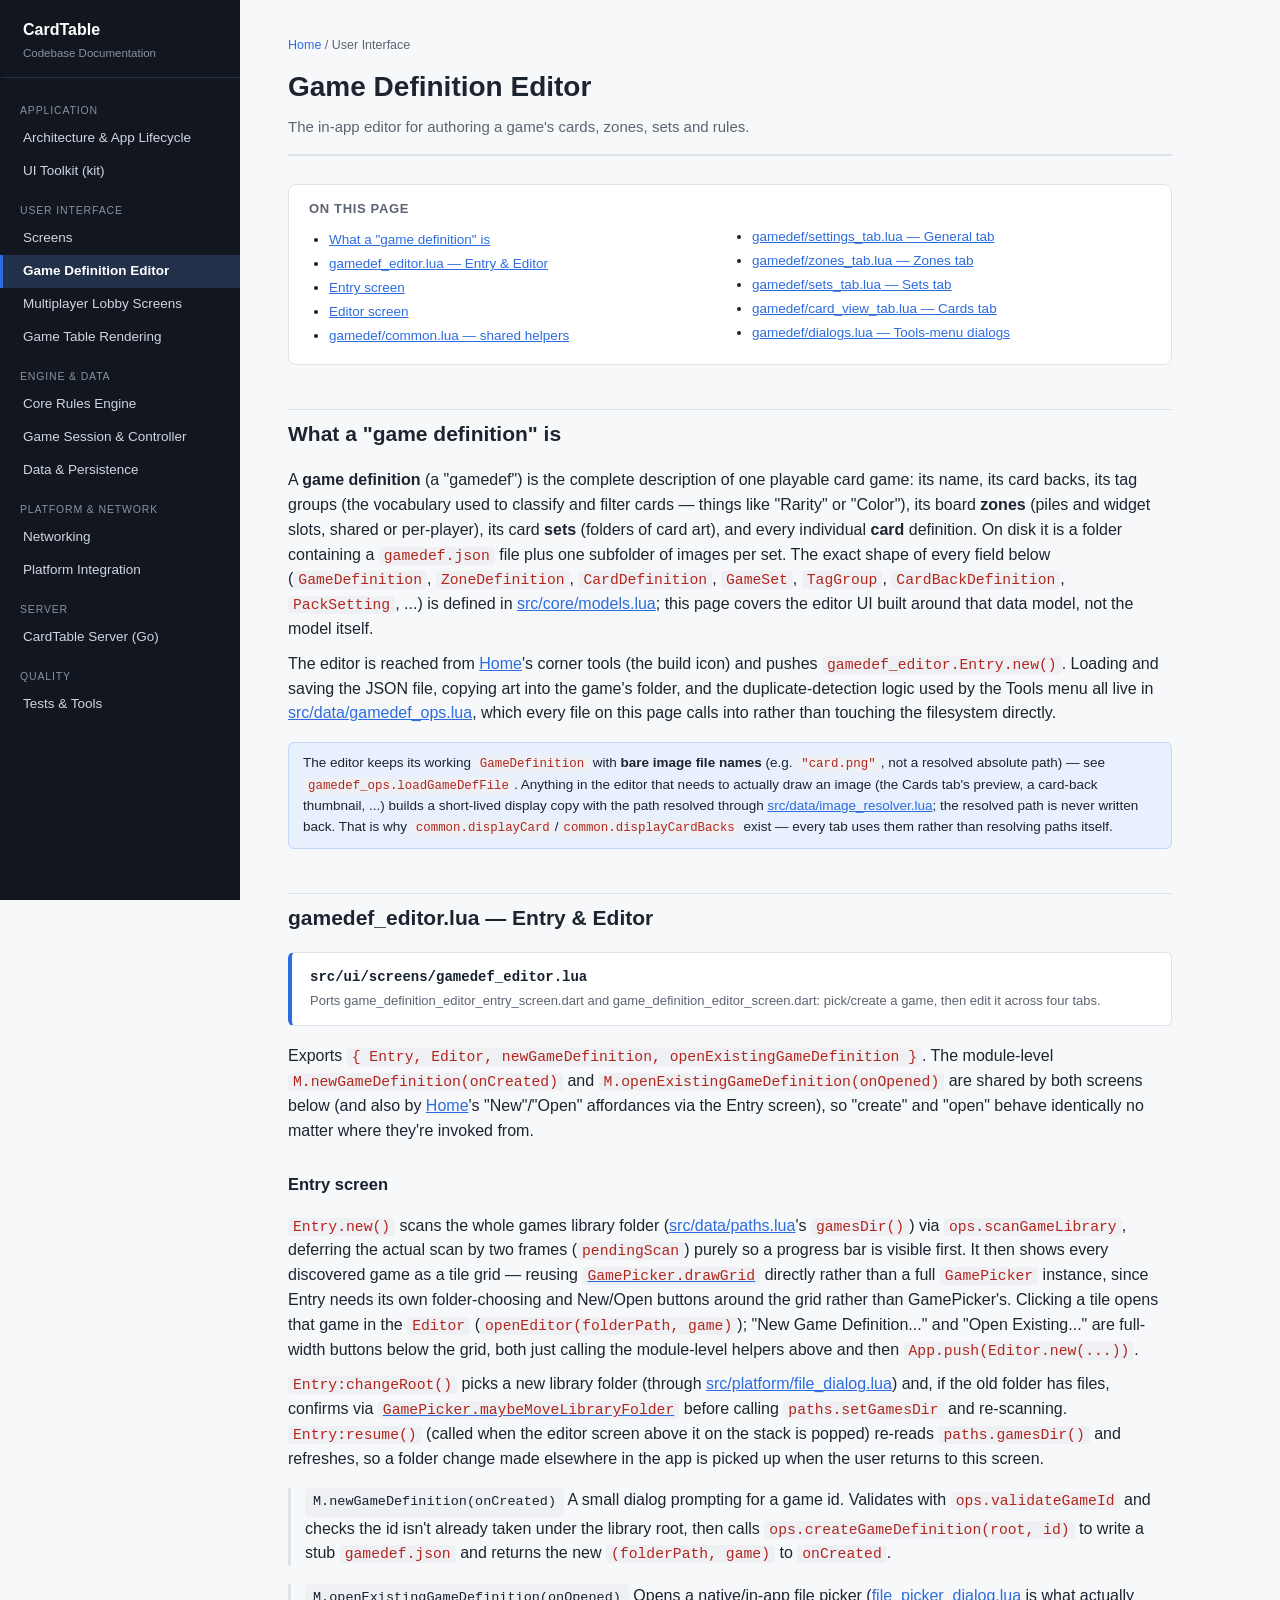
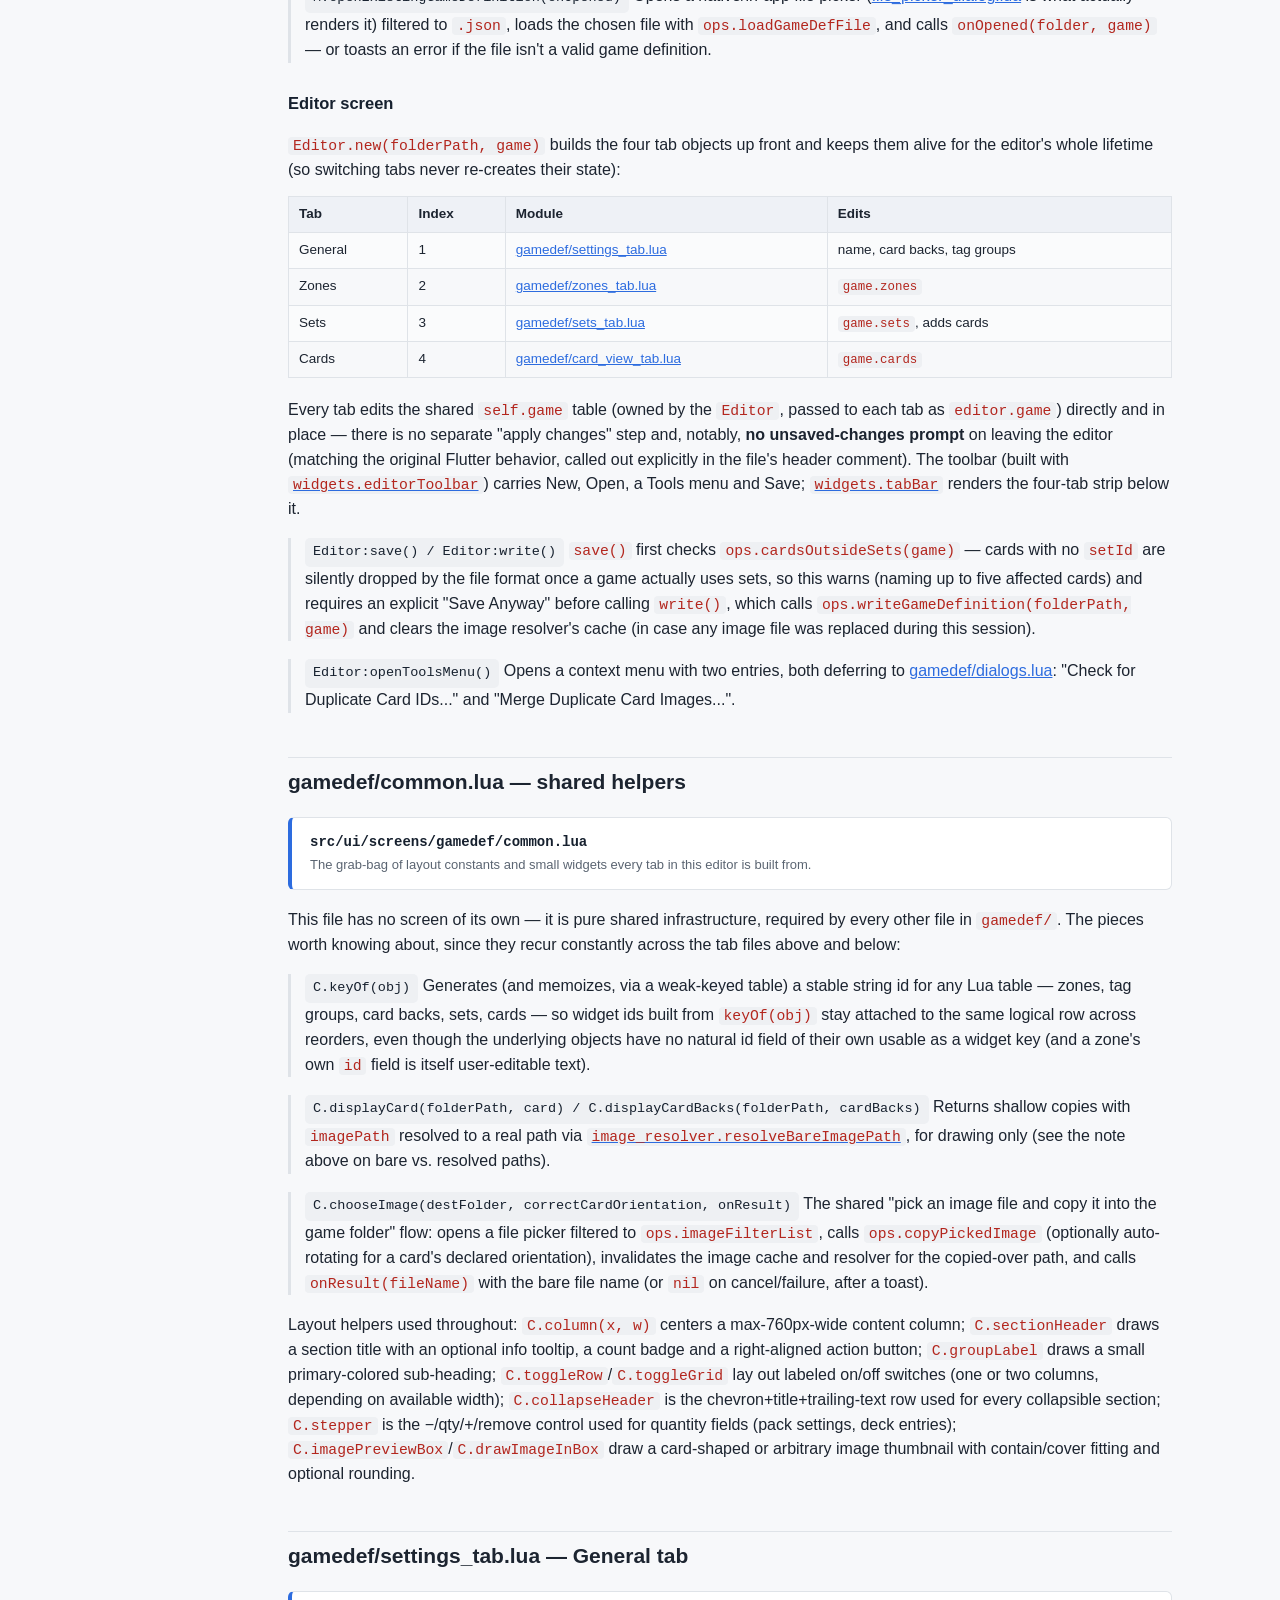
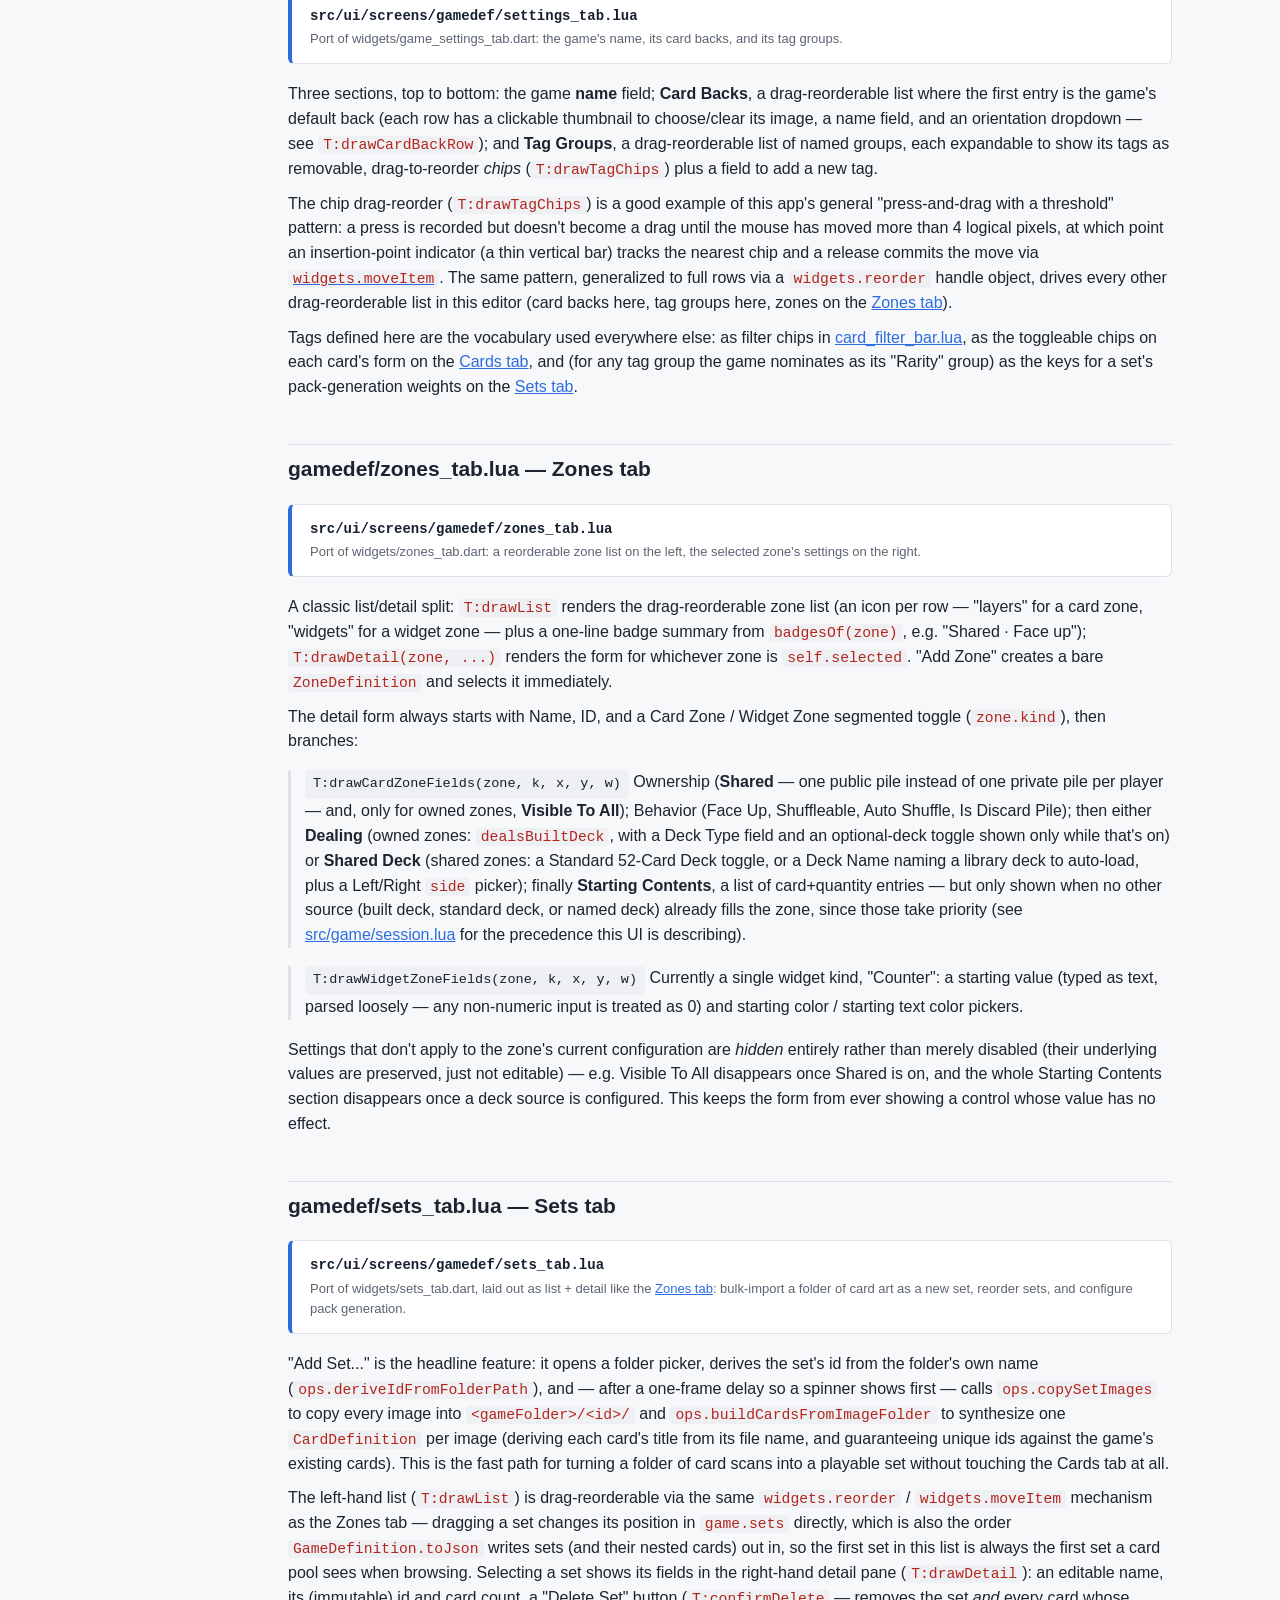
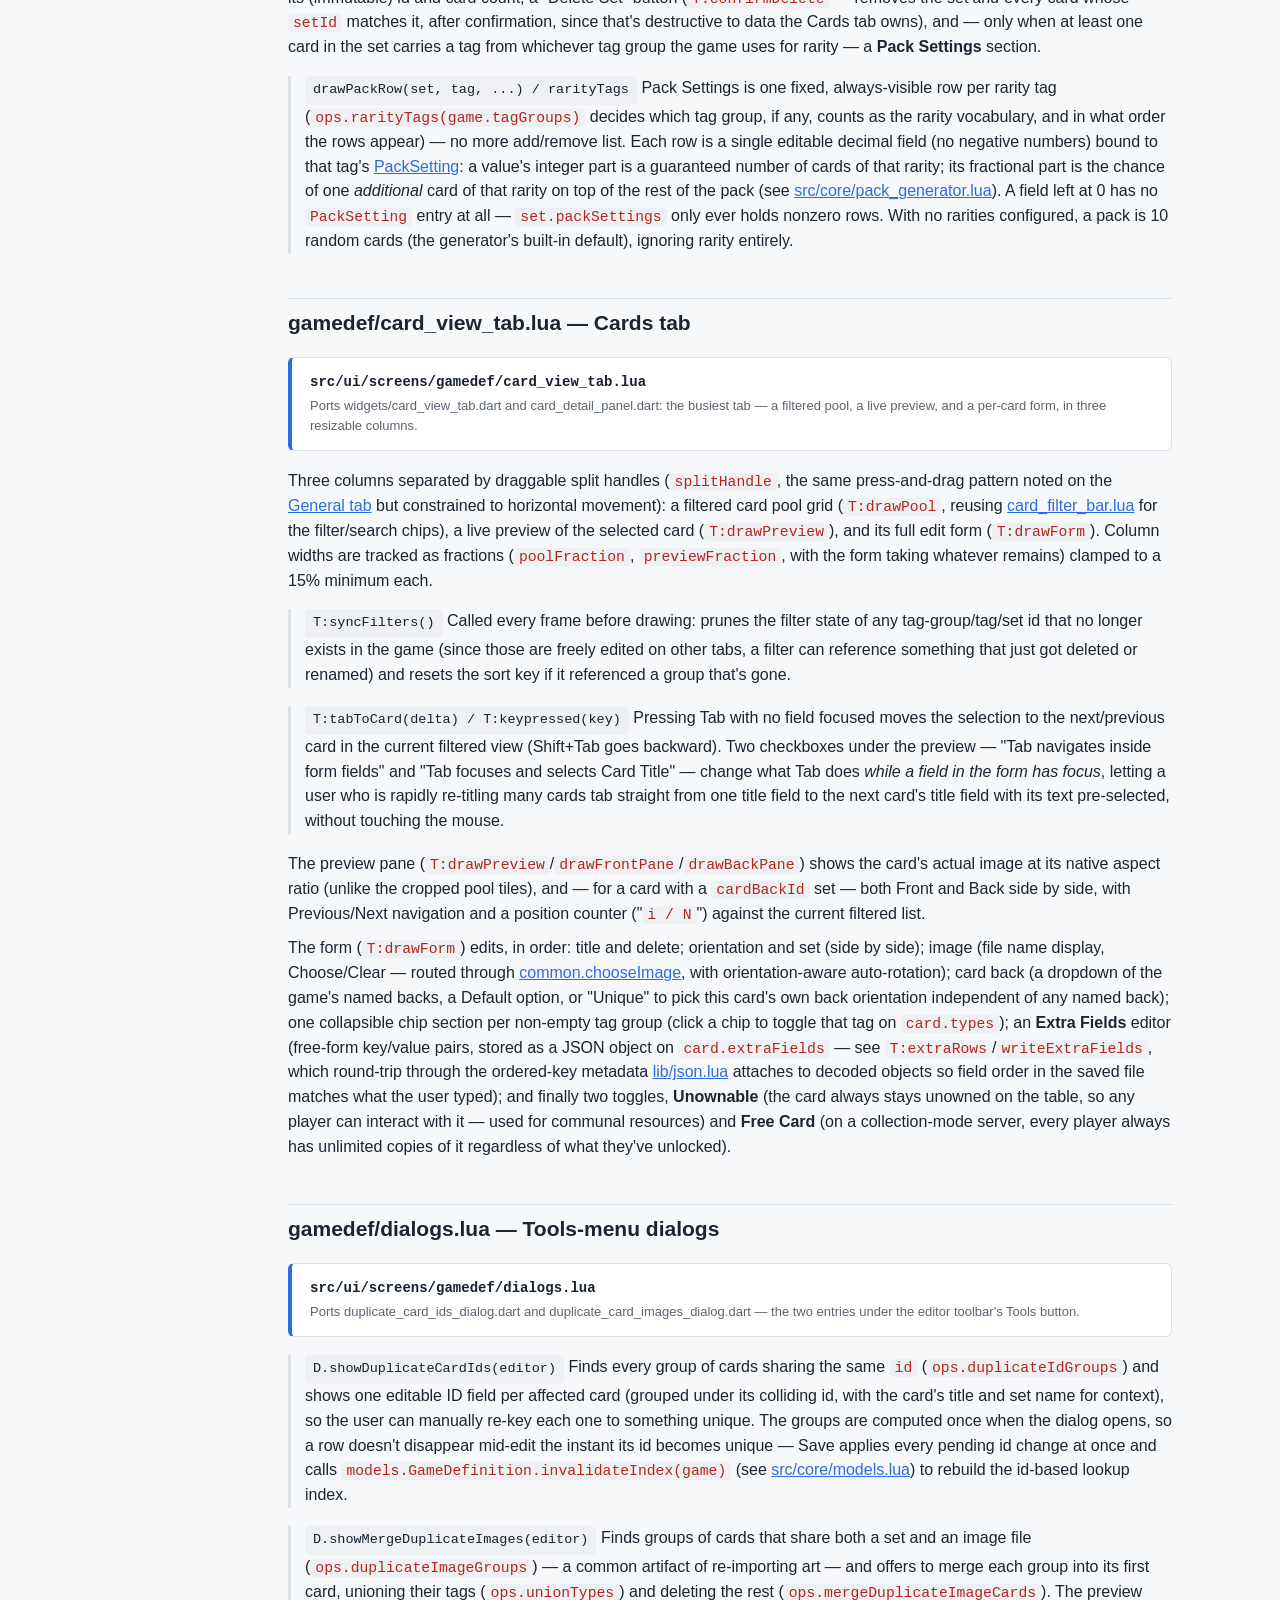
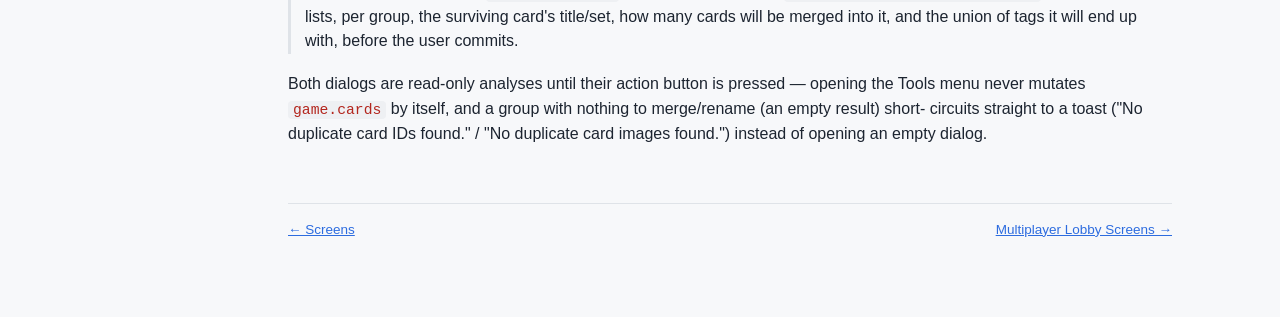
<file: docs/ui-gamedef-editor.html>
<!doctype html>
<html lang="en">
<head>
<meta charset="utf-8">
<title>Game Definition Editor — CardTable Docs</title>
<link rel="stylesheet" href="assets/style.css">
</head>
<body>
<nav class="sidenav">
  <a class="brand" href="index.html">CardTable<small>Codebase Documentation</small></a>
  <div class="group-label">Application</div>
  <a href="architecture.html">Architecture &amp; App Lifecycle</a>
  <a href="ui-framework.html">UI Toolkit (kit)</a>
  <div class="group-label">User Interface</div>
  <a href="ui-screens.html">Screens</a>
  <a href="ui-gamedef-editor.html" class="current">Game Definition Editor</a>
  <a href="ui-server-screens.html">Multiplayer Lobby Screens</a>
  <a href="ui-table.html">Game Table Rendering</a>
  <div class="group-label">Engine &amp; Data</div>
  <a href="core.html">Core Rules Engine</a>
  <a href="game.html">Game Session &amp; Controller</a>
  <a href="data.html">Data &amp; Persistence</a>
  <div class="group-label">Platform &amp; Network</div>
  <a href="net.html">Networking</a>
  <a href="platform.html">Platform Integration</a>
  <div class="group-label">Server</div>
  <a href="server.html">CardTable Server (Go)</a>
  <div class="group-label">Quality</div>
  <a href="tests-tools.html">Tests &amp; Tools</a>
</nav>
<main class="page">
  <header class="page-head">
    <div class="crumb"><a href="index.html">Home</a> / User Interface</div>
    <h1>Game Definition Editor</h1>
    <div class="subtitle">The in-app editor for authoring a game's cards, zones, sets and rules.</div>
  </header>

  <div class="toc">
    <div class="toc-title">On this page</div>
    <ul>
      <li><a href="#overview">What a "game definition" is</a></li>
      <li><a href="#gamedef-editor">gamedef_editor.lua — Entry &amp; Editor</a></li>
      <li><a href="#entry-screen">Entry screen</a></li>
      <li><a href="#editor-screen">Editor screen</a></li>
      <li><a href="#common">gamedef/common.lua — shared helpers</a></li>
      <li><a href="#settings-tab">gamedef/settings_tab.lua — General tab</a></li>
      <li><a href="#zones-tab">gamedef/zones_tab.lua — Zones tab</a></li>
      <li><a href="#sets-tab">gamedef/sets_tab.lua — Sets tab</a></li>
      <li><a href="#card-view-tab">gamedef/card_view_tab.lua — Cards tab</a></li>
      <li><a href="#dialogs">gamedef/dialogs.lua — Tools-menu dialogs</a></li>
    </ul>
  </div>

  <h2 id="overview">What a "game definition" is</h2>
  <p>
    A <strong>game definition</strong> (a "gamedef") is the complete description of one playable card game: its
    name, its card backs, its tag groups (the vocabulary used to classify and filter cards — things like "Rarity"
    or "Color"), its board <strong>zones</strong> (piles and widget slots, shared or per-player), its card
    <strong>sets</strong> (folders of card art), and every individual <strong>card</strong> definition. On disk it
    is a folder containing a <code>gamedef.json</code> file plus one subfolder of images per set. The exact shape
    of every field below (<code>GameDefinition</code>, <code>ZoneDefinition</code>, <code>CardDefinition</code>,
    <code>GameSet</code>, <code>TagGroup</code>, <code>CardBackDefinition</code>, <code>PackSetting</code>, ...) is
    defined in <a href="core.html#models-lua">src/core/models.lua</a>; this page covers the editor UI built around that
    data model, not the model itself.
  </p>
  <p>
    The editor is reached from <a href="ui-screens.html#home">Home</a>'s corner tools (the build icon) and pushes
    <code>gamedef_editor.Entry.new()</code>. Loading and saving the JSON file, copying art into the game's folder,
    and the duplicate-detection logic used by the Tools menu all live in
    <a href="data.html#gamedef-ops">src/data/gamedef_ops.lua</a>, which every file on this page calls into rather
    than touching the filesystem directly.
  </p>
  <div class="note">
    The editor keeps its working <code>GameDefinition</code> with <strong>bare image file names</strong> (e.g.
    <code>"card.png"</code>, not a resolved absolute path) — see <code>gamedef_ops.loadGameDefFile</code>. Anything
    in the editor that needs to actually draw an image (the Cards tab's preview, a card-back thumbnail, ...) builds
    a short-lived display copy with the path resolved through
    <a href="data.html#image-resolver">src/data/image_resolver.lua</a>; the resolved path is never written back.
    That is why <code>common.displayCard</code>/<code>common.displayCardBacks</code> exist — every tab uses them
    rather than resolving paths itself.
  </div>

  <h2 id="gamedef-editor">gamedef_editor.lua — Entry &amp; Editor</h2>
  <div class="filecard">
    <div class="path">src/ui/screens/gamedef_editor.lua</div>
    <div class="role">Ports game_definition_editor_entry_screen.dart and game_definition_editor_screen.dart: pick/create a game, then edit it across four tabs.</div>
  </div>
  <p>
    Exports <code>{ Entry, Editor, newGameDefinition, openExistingGameDefinition }</code>. The module-level
    <code>M.newGameDefinition(onCreated)</code> and <code>M.openExistingGameDefinition(onOpened)</code> are shared
    by both screens below (and also by <a href="ui-screens.html#home">Home</a>'s "New"/"Open" affordances via the
    Entry screen), so "create" and "open" behave identically no matter where they're invoked from.
  </p>

  <h3 id="entry-screen">Entry screen</h3>
  <p>
    <code>Entry.new()</code> scans the whole games library folder (<a href="data.html#paths">src/data/paths.lua</a>'s
    <code>gamesDir()</code>) via <code>ops.scanGameLibrary</code>, deferring the actual scan by two frames
    (<code>pendingScan</code>) purely so a progress bar is visible first. It then shows every discovered game as a
    tile grid — reusing <a href="ui-screens.html#game-picker"><code>GamePicker.drawGrid</code></a> directly rather
    than a full <code>GamePicker</code> instance, since Entry needs its own folder-choosing and New/Open buttons
    around the grid rather than GamePicker's. Clicking a tile opens that game in the <code>Editor</code>
    (<code>openEditor(folderPath, game)</code>); "New Game Definition..." and "Open Existing..." are full-width
    buttons below the grid, both just calling the module-level helpers above and then <code>App.push(Editor.new(...))</code>.
  </p>
  <p>
    <code>Entry:changeRoot()</code> picks a new library folder (through
    <a href="platform.html#file-dialog">src/platform/file_dialog.lua</a>) and, if the old folder has files,
    confirms via <a href="ui-screens.html#game-picker"><code>GamePicker.maybeMoveLibraryFolder</code></a> before
    calling <code>paths.setGamesDir</code> and re-scanning. <code>Entry:resume()</code> (called when the editor
    screen above it on the stack is popped) re-reads <code>paths.gamesDir()</code> and refreshes, so a folder
    change made elsewhere in the app is picked up when the user returns to this screen.
  </p>
  <div class="fn">
    <div class="sig">M.newGameDefinition(onCreated)</div>
    A small dialog prompting for a game id. Validates with <code>ops.validateGameId</code> and checks the id isn't
    already taken under the library root, then calls <code>ops.createGameDefinition(root, id)</code> to write a
    stub <code>gamedef.json</code> and returns the new <code>(folderPath, game)</code> to <code>onCreated</code>.
  </div>
  <div class="fn">
    <div class="sig">M.openExistingGameDefinition(onOpened)</div>
    Opens a native/in-app file picker (<a href="ui-screens.html#file-picker-dialog">file_picker_dialog.lua</a> is
    what actually renders it) filtered to <code>.json</code>, loads the chosen file with
    <code>ops.loadGameDefFile</code>, and calls <code>onOpened(folder, game)</code> — or toasts an error if the file
    isn't a valid game definition.
  </div>

  <h3 id="editor-screen">Editor screen</h3>
  <p>
    <code>Editor.new(folderPath, game)</code> builds the four tab objects up front and keeps them alive for the
    editor's whole lifetime (so switching tabs never re-creates their state):
  </p>
  <table>
    <tr><th>Tab</th><th>Index</th><th>Module</th><th>Edits</th></tr>
    <tr><td>General</td><td>1</td><td><a href="#settings-tab">gamedef/settings_tab.lua</a></td><td>name, card backs, tag groups</td></tr>
    <tr><td>Zones</td><td>2</td><td><a href="#zones-tab">gamedef/zones_tab.lua</a></td><td><code>game.zones</code></td></tr>
    <tr><td>Sets</td><td>3</td><td><a href="#sets-tab">gamedef/sets_tab.lua</a></td><td><code>game.sets</code>, adds cards</td></tr>
    <tr><td>Cards</td><td>4</td><td><a href="#card-view-tab">gamedef/card_view_tab.lua</a></td><td><code>game.cards</code></td></tr>
  </table>
  <p>
    Every tab edits the shared <code>self.game</code> table (owned by the <code>Editor</code>, passed to each tab
    as <code>editor.game</code>) directly and in place — there is no separate "apply changes" step and, notably,
    <strong>no unsaved-changes prompt</strong> on leaving the editor (matching the original Flutter behavior,
    called out explicitly in the file's header comment). The toolbar (built with
    <a href="ui-framework.html#widgets-lua"><code>widgets.editorToolbar</code></a>) carries New, Open, a Tools menu and
    Save; <a href="ui-framework.html#widgets-lua"><code>widgets.tabBar</code></a> renders the four-tab strip below it.
  </p>
  <div class="fn">
    <div class="sig">Editor:save() / Editor:write()</div>
    <code>save()</code> first checks <code>ops.cardsOutsideSets(game)</code> — cards with no <code>setId</code> are
    silently dropped by the file format once a game actually uses sets, so this warns (naming up to five affected
    cards) and requires an explicit "Save Anyway" before calling <code>write()</code>, which calls
    <code>ops.writeGameDefinition(folderPath, game)</code> and clears the image resolver's cache (in case any image
    file was replaced during this session).
  </div>
  <div class="fn">
    <div class="sig">Editor:openToolsMenu()</div>
    Opens a context menu with two entries, both deferring to <a href="#dialogs">gamedef/dialogs.lua</a>: "Check for
    Duplicate Card IDs..." and "Merge Duplicate Card Images...".
  </div>

  <h2 id="common">gamedef/common.lua — shared helpers</h2>
  <div class="filecard">
    <div class="path">src/ui/screens/gamedef/common.lua</div>
    <div class="role">The grab-bag of layout constants and small widgets every tab in this editor is built from.</div>
  </div>
  <p>
    This file has no screen of its own — it is pure shared infrastructure, required by every other file in
    <code>gamedef/</code>. The pieces worth knowing about, since they recur constantly across the tab files above
    and below:
  </p>
  <div class="fn">
    <div class="sig">C.keyOf(obj)</div>
    Generates (and memoizes, via a weak-keyed table) a stable string id for any Lua table — zones, tag groups,
    card backs, sets, cards — so widget ids built from <code>keyOf(obj)</code> stay attached to the same logical
    row across reorders, even though the underlying objects have no natural id field of their own usable as a
    widget key (and a zone's own <code>id</code> field is itself user-editable text).
  </div>
  <div class="fn">
    <div class="sig">C.displayCard(folderPath, card) / C.displayCardBacks(folderPath, cardBacks)</div>
    Returns shallow copies with <code>imagePath</code> resolved to a real path via
    <a href="data.html#image-resolver"><code>image_resolver.resolveBareImagePath</code></a>, for drawing only (see
    the note above on bare vs. resolved paths).
  </div>
  <div class="fn">
    <div class="sig">C.chooseImage(destFolder, correctCardOrientation, onResult)</div>
    The shared "pick an image file and copy it into the game folder" flow: opens a file picker filtered to
    <code>ops.imageFilterList</code>, calls <code>ops.copyPickedImage</code> (optionally auto-rotating for a
    card's declared orientation), invalidates the image cache and resolver for the copied-over path, and calls
    <code>onResult(fileName)</code> with the bare file name (or <code>nil</code> on cancel/failure, after a toast).
  </div>
  <p>Layout helpers used throughout: <code>C.column(x, w)</code> centers a max-760px-wide content column;
    <code>C.sectionHeader</code> draws a section title with an optional info tooltip, a count badge and a
    right-aligned action button; <code>C.groupLabel</code> draws a small primary-colored sub-heading;
    <code>C.toggleRow</code>/<code>C.toggleGrid</code> lay out labeled on/off switches (one or two columns,
    depending on available width); <code>C.collapseHeader</code> is the chevron+title+trailing-text row used for
    every collapsible section; <code>C.stepper</code> is the −/qty/+/remove control used for quantity fields (pack
    settings, deck entries); <code>C.imagePreviewBox</code>/<code>C.drawImageInBox</code> draw a card-shaped or
    arbitrary image thumbnail with contain/cover fitting and optional rounding.</p>

  <h2 id="settings-tab">gamedef/settings_tab.lua — General tab</h2>
  <div class="filecard">
    <div class="path">src/ui/screens/gamedef/settings_tab.lua</div>
    <div class="role">Port of widgets/game_settings_tab.dart: the game's name, its card backs, and its tag groups.</div>
  </div>
  <p>
    Three sections, top to bottom: the game <strong>name</strong> field; <strong>Card Backs</strong>, a
    drag-reorderable list where the first entry is the game's default back (each row has a clickable thumbnail to
    choose/clear its image, a name field, and an orientation dropdown — see
    <code>T:drawCardBackRow</code>); and <strong>Tag Groups</strong>, a drag-reorderable list of named groups, each
    expandable to show its tags as removable, drag-to-reorder <em>chips</em> (<code>T:drawTagChips</code>) plus a
    field to add a new tag.
  </p>
  <p>
    The chip drag-reorder (<code>T:drawTagChips</code>) is a good example of this app's general "press-and-drag
    with a threshold" pattern: a press is recorded but doesn't become a drag until the mouse has moved more than 4
    logical pixels, at which point an insertion-point indicator (a thin vertical bar) tracks the nearest chip and a
    release commits the move via <a href="ui-framework.html#widgets-lua"><code>widgets.moveItem</code></a>. The same
    pattern, generalized to full rows via a <code>widgets.reorder</code> handle object, drives every other
    drag-reorderable list in this editor (card backs here, tag groups here, zones on the
    <a href="#zones-tab">Zones tab</a>).
  </p>
  <p>
    Tags defined here are the vocabulary used everywhere else: as filter chips in
    <a href="ui-framework.html#card-filter-bar-lua">card_filter_bar.lua</a>, as the toggleable chips on each card's
    form on the <a href="#card-view-tab">Cards tab</a>, and (for any tag group the game nominates as its "Rarity"
    group) as the keys for a set's pack-generation weights on the <a href="#sets-tab">Sets tab</a>.
  </p>

  <h2 id="zones-tab">gamedef/zones_tab.lua — Zones tab</h2>
  <div class="filecard">
    <div class="path">src/ui/screens/gamedef/zones_tab.lua</div>
    <div class="role">Port of widgets/zones_tab.dart: a reorderable zone list on the left, the selected zone's settings on the right.</div>
  </div>
  <p>
    A classic list/detail split: <code>T:drawList</code> renders the drag-reorderable zone list (an icon per row —
    "layers" for a card zone, "widgets" for a widget zone — plus a one-line badge summary from
    <code>badgesOf(zone)</code>, e.g. "Shared · Face up"); <code>T:drawDetail(zone, ...)</code> renders the form for
    whichever zone is <code>self.selected</code>. "Add Zone" creates a bare <code>ZoneDefinition</code> and selects
    it immediately.
  </p>
  <p>
    The detail form always starts with Name, ID, and a Card Zone / Widget Zone segmented toggle
    (<code>zone.kind</code>), then branches:
  </p>
  <div class="fn">
    <div class="sig">T:drawCardZoneFields(zone, k, x, y, w)</div>
    Ownership (<strong>Shared</strong> — one public pile instead of one private pile per player — and, only for
    owned zones, <strong>Visible To All</strong>); Behavior (Face Up, Shuffleable, Auto Shuffle, Is Discard Pile);
    then either <strong>Dealing</strong> (owned zones: <code>dealsBuiltDeck</code>, with a Deck Type field and an
    optional-deck toggle shown only while that's on) or <strong>Shared Deck</strong> (shared zones: a Standard
    52-Card Deck toggle, or a Deck Name naming a library deck to auto-load, plus a Left/Right <code>side</code>
    picker); finally <strong>Starting Contents</strong>, a list of card+quantity entries — but only shown when no
    other source (built deck, standard deck, or named deck) already fills the zone, since those take priority (see
    <a href="game.html#session-lua">src/game/session.lua</a> for the precedence this UI is describing).
  </div>
  <div class="fn">
    <div class="sig">T:drawWidgetZoneFields(zone, k, x, y, w)</div>
    Currently a single widget kind, "Counter": a starting value (typed as text, parsed loosely — any non-numeric
    input is treated as 0) and starting color / starting text color pickers.
  </div>
  <p>
    Settings that don't apply to the zone's current configuration are <em>hidden</em> entirely rather than merely
    disabled (their underlying values are preserved, just not editable) — e.g. Visible To All disappears once
    Shared is on, and the whole Starting Contents section disappears once a deck source is configured. This keeps
    the form from ever showing a control whose value has no effect.
  </p>

  <h2 id="sets-tab">gamedef/sets_tab.lua — Sets tab</h2>
  <div class="filecard">
    <div class="path">src/ui/screens/gamedef/sets_tab.lua</div>
    <div class="role">Port of widgets/sets_tab.dart, laid out as list + detail like the <a href="#zones-tab">Zones tab</a>: bulk-import a folder of card art as a new set, reorder sets, and configure pack generation.</div>
  </div>
  <p>
    "Add Set..." is the headline feature: it opens a folder picker, derives the set's id from the folder's own name
    (<code>ops.deriveIdFromFolderPath</code>), and — after a one-frame delay so a spinner shows first — calls
    <code>ops.copySetImages</code> to copy every image into <code>&lt;gameFolder&gt;/&lt;id&gt;/</code> and
    <code>ops.buildCardsFromImageFolder</code> to synthesize one <code>CardDefinition</code> per image (deriving
    each card's title from its file name, and guaranteeing unique ids against the game's existing cards). This is
    the fast path for turning a folder of card scans into a playable set without touching the Cards tab at all.
  </p>
  <p>
    The left-hand list (<code>T:drawList</code>) is drag-reorderable via the same <code>widgets.reorder</code> /
    <code>widgets.moveItem</code> mechanism as the Zones tab — dragging a set changes its position in
    <code>game.sets</code> directly, which is also the order <code>GameDefinition.toJson</code> writes sets (and
    their nested cards) out in, so the first set in this list is always the first set a card pool sees when
    browsing. Selecting a set shows its fields in the right-hand detail pane (<code>T:drawDetail</code>): an
    editable name, its (immutable) id and card count, a "Delete Set" button
    (<code>T:confirmDelete</code> — removes the set <em>and</em> every card whose <code>setId</code> matches it,
    after confirmation, since that's destructive to data the Cards tab owns), and — only when at least one card in
    the set carries a tag from whichever tag group the game uses for rarity — a <strong>Pack Settings</strong>
    section.
  </p>
  <div class="fn">
    <div class="sig">drawPackRow(set, tag, ...) / rarityTags</div>
    Pack Settings is one fixed, always-visible row per rarity tag (<code>ops.rarityTags(game.tagGroups)</code>
    decides which tag group, if any, counts as the rarity vocabulary, and in what order the rows appear) — no more
    add/remove list. Each row is a single editable decimal field (no negative numbers) bound to that tag's
    <a href="core.html#models-pack-set-tag">PackSetting</a>: a value's integer part is a guaranteed number of cards
    of that rarity; its fractional part is the chance of one <em>additional</em> card of that rarity on top of the
    rest of the pack (see <a href="core.html#pack-generator-lua">src/core/pack_generator.lua</a>). A field left at 0
    has no <code>PackSetting</code> entry at all — <code>set.packSettings</code> only ever holds nonzero rows. With
    no rarities configured, a pack is 10 random cards (the generator's built-in default), ignoring rarity entirely.
  </div>

  <h2 id="card-view-tab">gamedef/card_view_tab.lua — Cards tab</h2>
  <div class="filecard">
    <div class="path">src/ui/screens/gamedef/card_view_tab.lua</div>
    <div class="role">Ports widgets/card_view_tab.dart and card_detail_panel.dart: the busiest tab — a filtered pool, a live preview, and a per-card form, in three resizable columns.</div>
  </div>
  <p>
    Three columns separated by draggable split handles (<code>splitHandle</code>, the same press-and-drag pattern
    noted on the <a href="#settings-tab">General tab</a> but constrained to horizontal movement): a filtered card
    pool grid (<code>T:drawPool</code>, reusing <a href="ui-framework.html#card-filter-bar-lua">card_filter_bar.lua</a>
    for the filter/search chips), a live preview of the selected card (<code>T:drawPreview</code>), and its full
    edit form (<code>T:drawForm</code>). Column widths are tracked as fractions (<code>poolFraction</code>,
    <code>previewFraction</code>, with the form taking whatever remains) clamped to a 15% minimum each.
  </p>
  <div class="fn">
    <div class="sig">T:syncFilters()</div>
    Called every frame before drawing: prunes the filter state of any tag-group/tag/set id that no longer exists in
    the game (since those are freely edited on other tabs, a filter can reference something that just got
    deleted or renamed) and resets the sort key if it referenced a group that's gone.
  </div>
  <div class="fn">
    <div class="sig">T:tabToCard(delta) / T:keypressed(key)</div>
    Pressing Tab with no field focused moves the selection to the next/previous card in the current filtered view
    (Shift+Tab goes backward). Two checkboxes under the preview — "Tab navigates inside form fields" and "Tab
    focuses and selects Card Title" — change what Tab does <em>while a field in the form has focus</em>, letting a
    user who is rapidly re-titling many cards tab straight from one title field to the next card's title field with
    its text pre-selected, without touching the mouse.
  </div>
  <p>
    The preview pane (<code>T:drawPreview</code>/<code>drawFrontPane</code>/<code>drawBackPane</code>) shows the
    card's actual image at its native aspect ratio (unlike the cropped pool tiles), and — for a card with a
    <code>cardBackId</code> set — both Front and Back side by side, with Previous/Next navigation and a position
    counter ("<code>i / N</code>") against the current filtered list.
  </p>
  <p>
    The form (<code>T:drawForm</code>) edits, in order: title and delete; orientation and set (side by side);
    image (file name display, Choose/Clear — routed through <a href="#common">common.chooseImage</a>, with
    orientation-aware auto-rotation); card back (a dropdown of the game's named backs, a Default option, or
    "Unique" to pick this card's own back orientation independent of any named back); one collapsible chip section
    per non-empty tag group (click a chip to toggle that tag on <code>card.types</code>); an <strong>Extra
    Fields</strong> editor (free-form key/value pairs, stored as a JSON object on <code>card.extraFields</code> —
    see <code>T:extraRows</code>/<code>writeExtraFields</code>, which round-trip through the ordered-key metadata
    <a href="core.html#json-lua">lib/json.lua</a> attaches to decoded objects so field order in the saved file matches
    what the user typed); and finally two toggles, <strong>Unownable</strong> (the card always stays unowned on
    the table, so any player can interact with it — used for communal resources) and <strong>Free Card</strong>
    (on a collection-mode server, every player always has unlimited copies of it regardless of what they've
    unlocked).
  </p>

  <h2 id="dialogs">gamedef/dialogs.lua — Tools-menu dialogs</h2>
  <div class="filecard">
    <div class="path">src/ui/screens/gamedef/dialogs.lua</div>
    <div class="role">Ports duplicate_card_ids_dialog.dart and duplicate_card_images_dialog.dart — the two entries under the editor toolbar's Tools button.</div>
  </div>
  <div class="fn">
    <div class="sig">D.showDuplicateCardIds(editor)</div>
    Finds every group of cards sharing the same <code>id</code> (<code>ops.duplicateIdGroups</code>) and shows one
    editable ID field per affected card (grouped under its colliding id, with the card's title and set name for
    context), so the user can manually re-key each one to something unique. The groups are computed once when the
    dialog opens, so a row doesn't disappear mid-edit the instant its id becomes unique — Save applies every
    pending id change at once and calls <code>models.GameDefinition.invalidateIndex(game)</code> (see
    <a href="core.html#models-lua">src/core/models.lua</a>) to rebuild the id-based lookup index.
  </div>
  <div class="fn">
    <div class="sig">D.showMergeDuplicateImages(editor)</div>
    Finds groups of cards that share both a set and an image file (<code>ops.duplicateImageGroups</code>) — a
    common artifact of re-importing art — and offers to merge each group into its first card, unioning their tags
    (<code>ops.unionTypes</code>) and deleting the rest (<code>ops.mergeDuplicateImageCards</code>). The preview
    lists, per group, the surviving card's title/set, how many cards will be merged into it, and the union of tags
    it will end up with, before the user commits.
  </div>
  <p>
    Both dialogs are read-only analyses until their action button is pressed — opening the Tools menu never
    mutates <code>game.cards</code> by itself, and a group with nothing to merge/rename (an empty result) short-
    circuits straight to a toast ("No duplicate card IDs found." / "No duplicate card images found.") instead of
    opening an empty dialog.
  </p>

  <div class="nextprev">
    <a href="ui-screens.html">&larr; Screens</a>
    <a href="ui-server-screens.html">Multiplayer Lobby Screens &rarr;</a>
  </div>
</main>
</body>
</html>
</file>
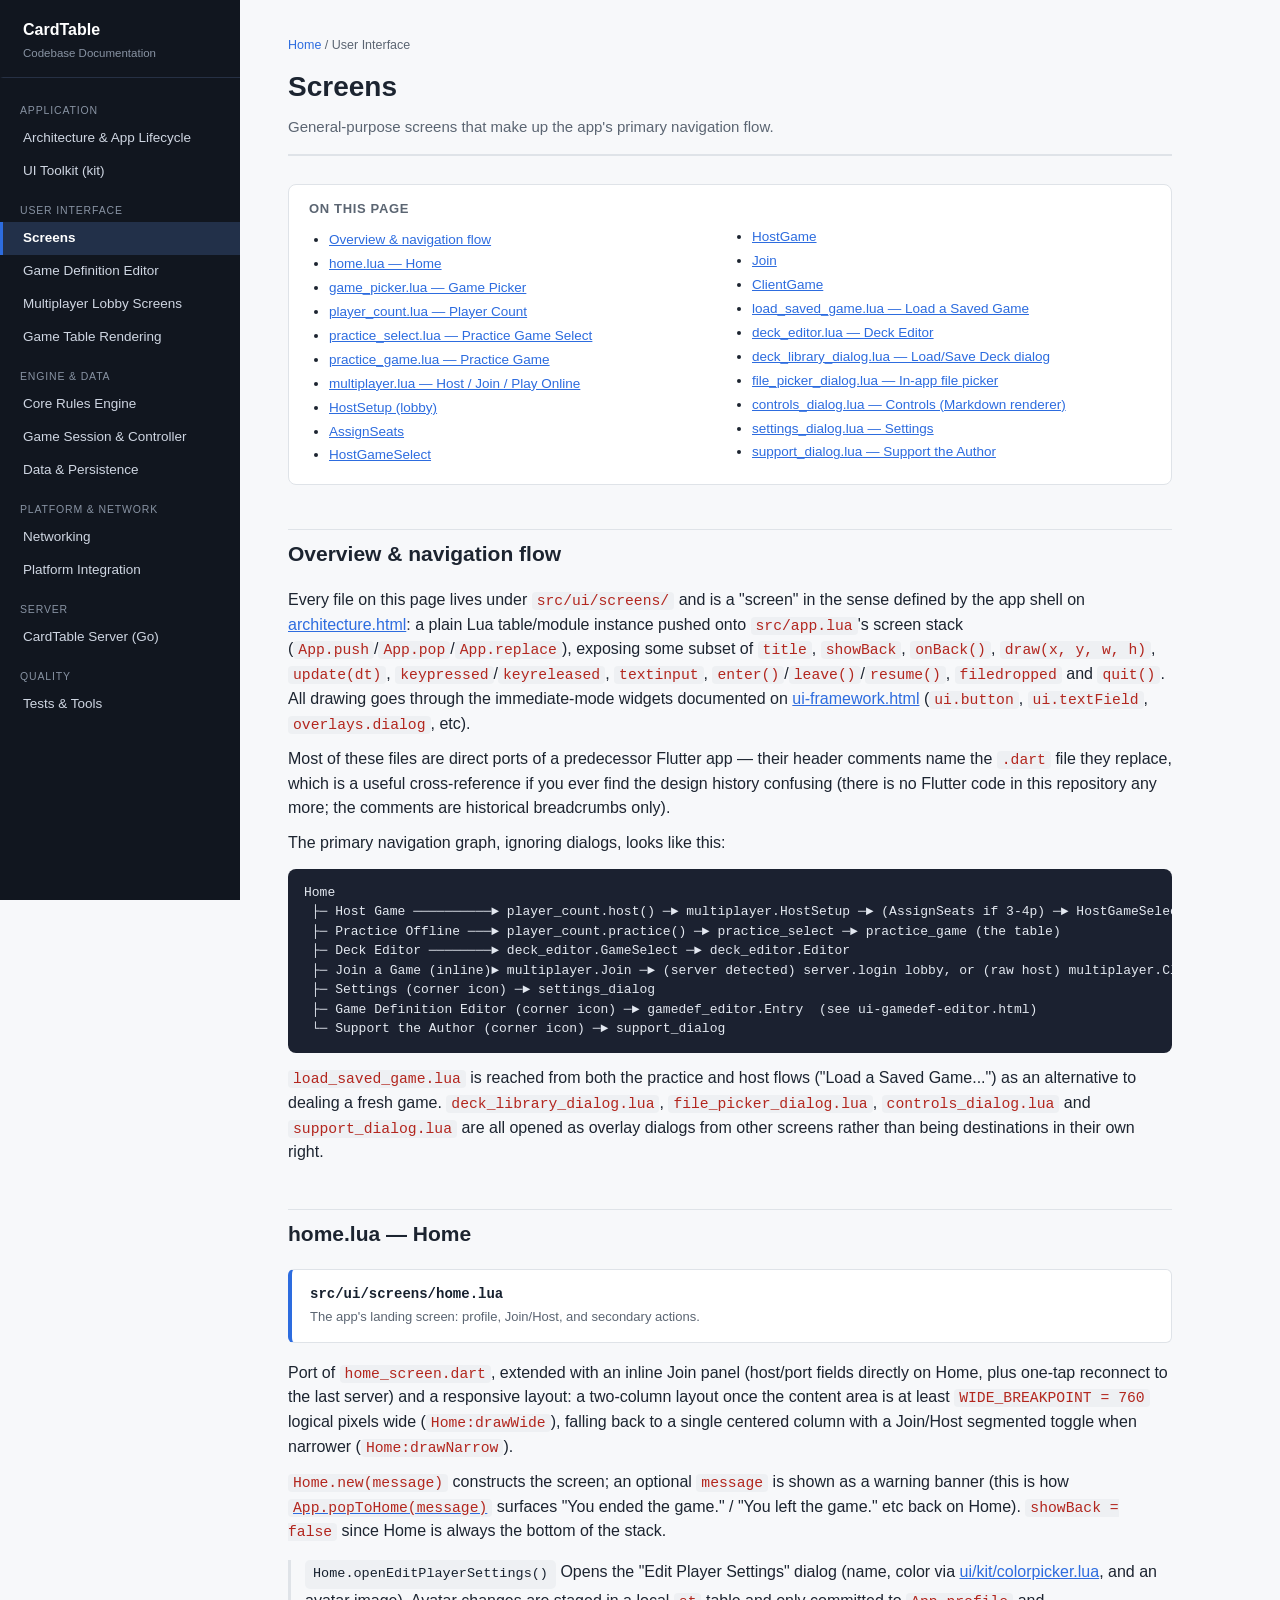
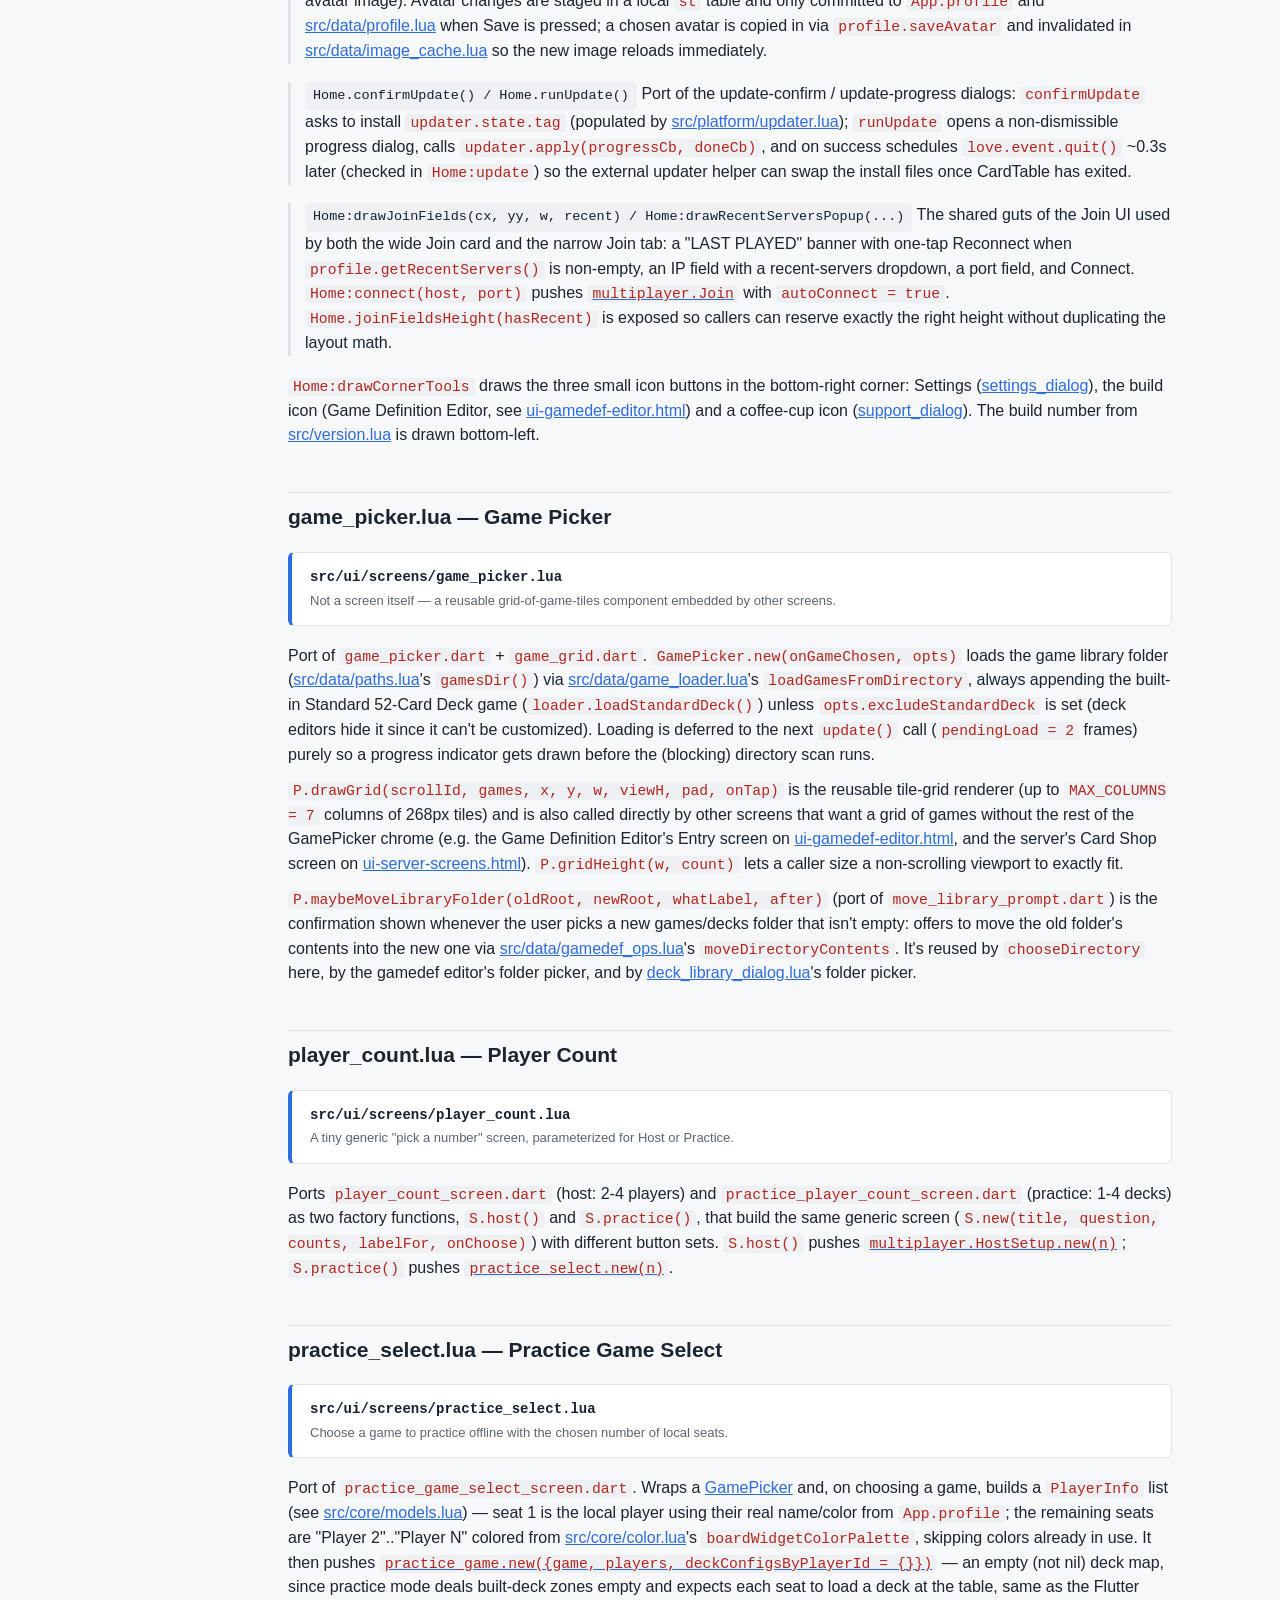
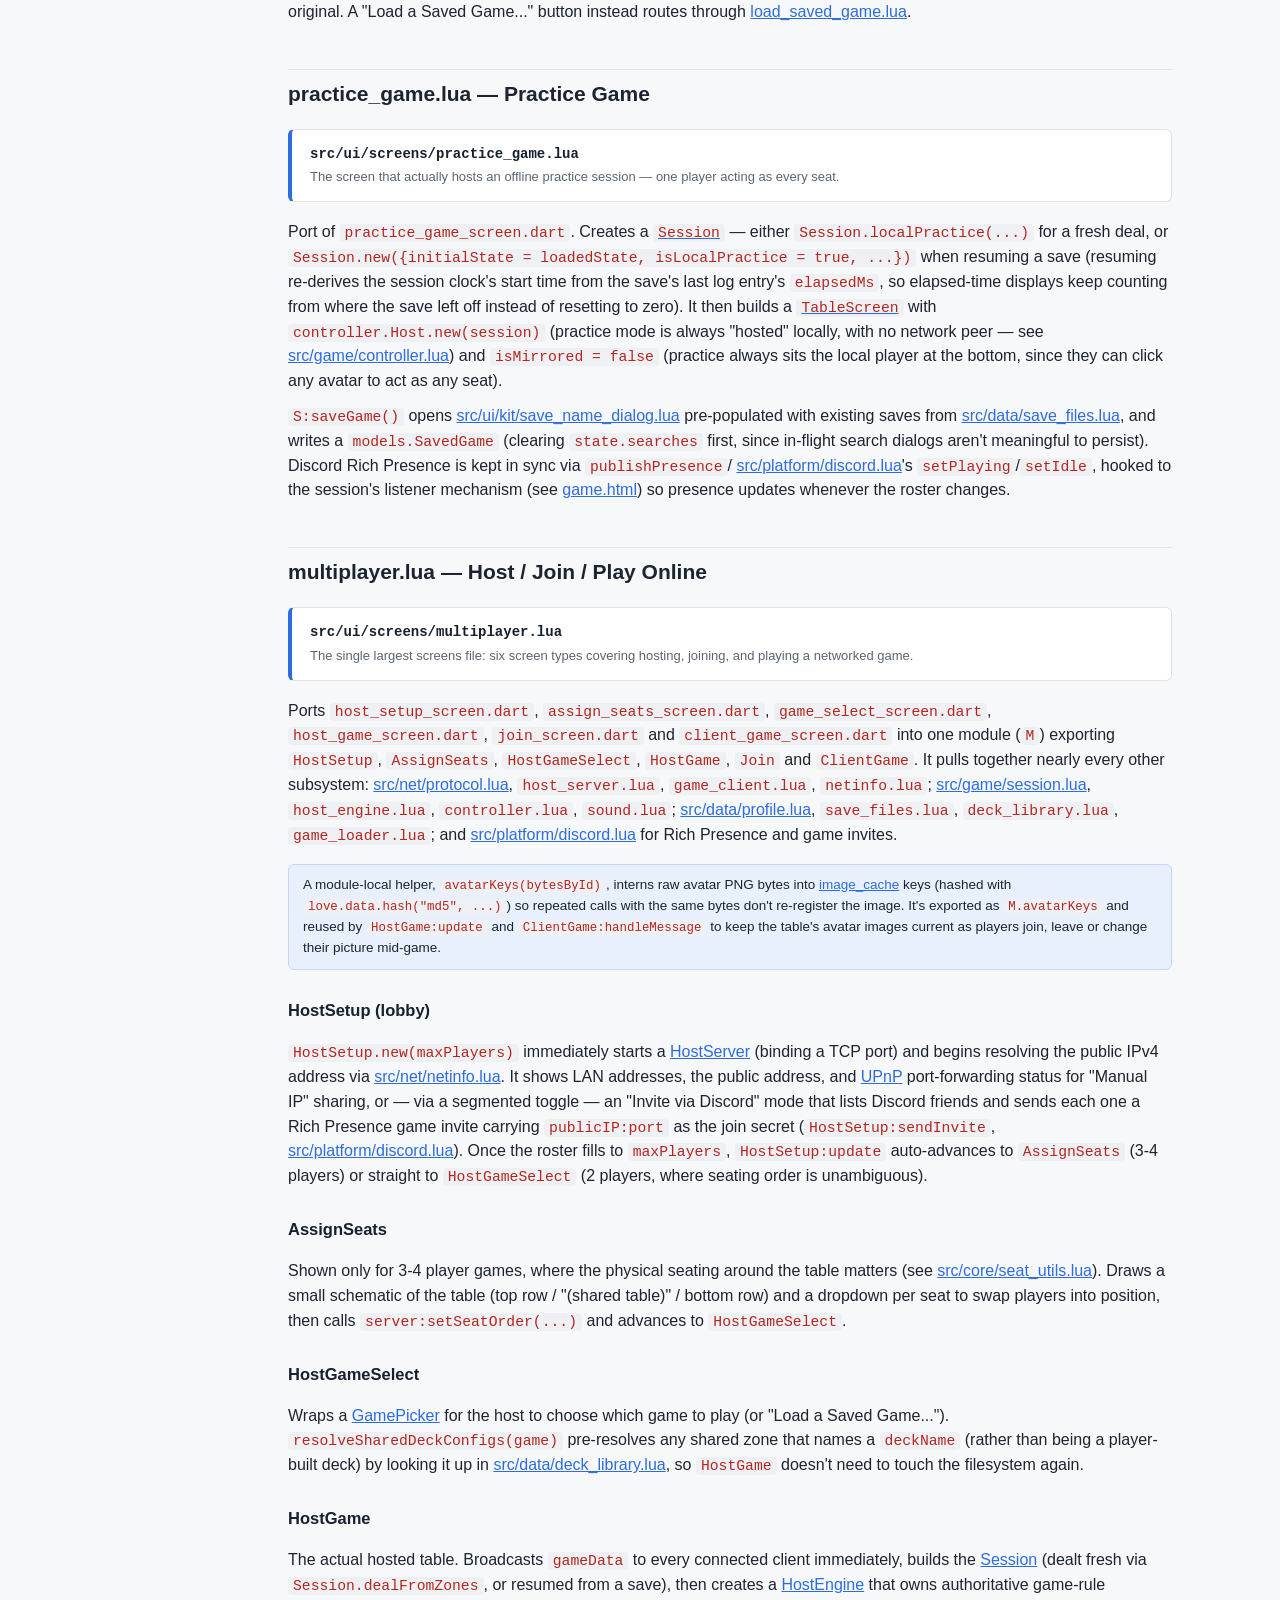
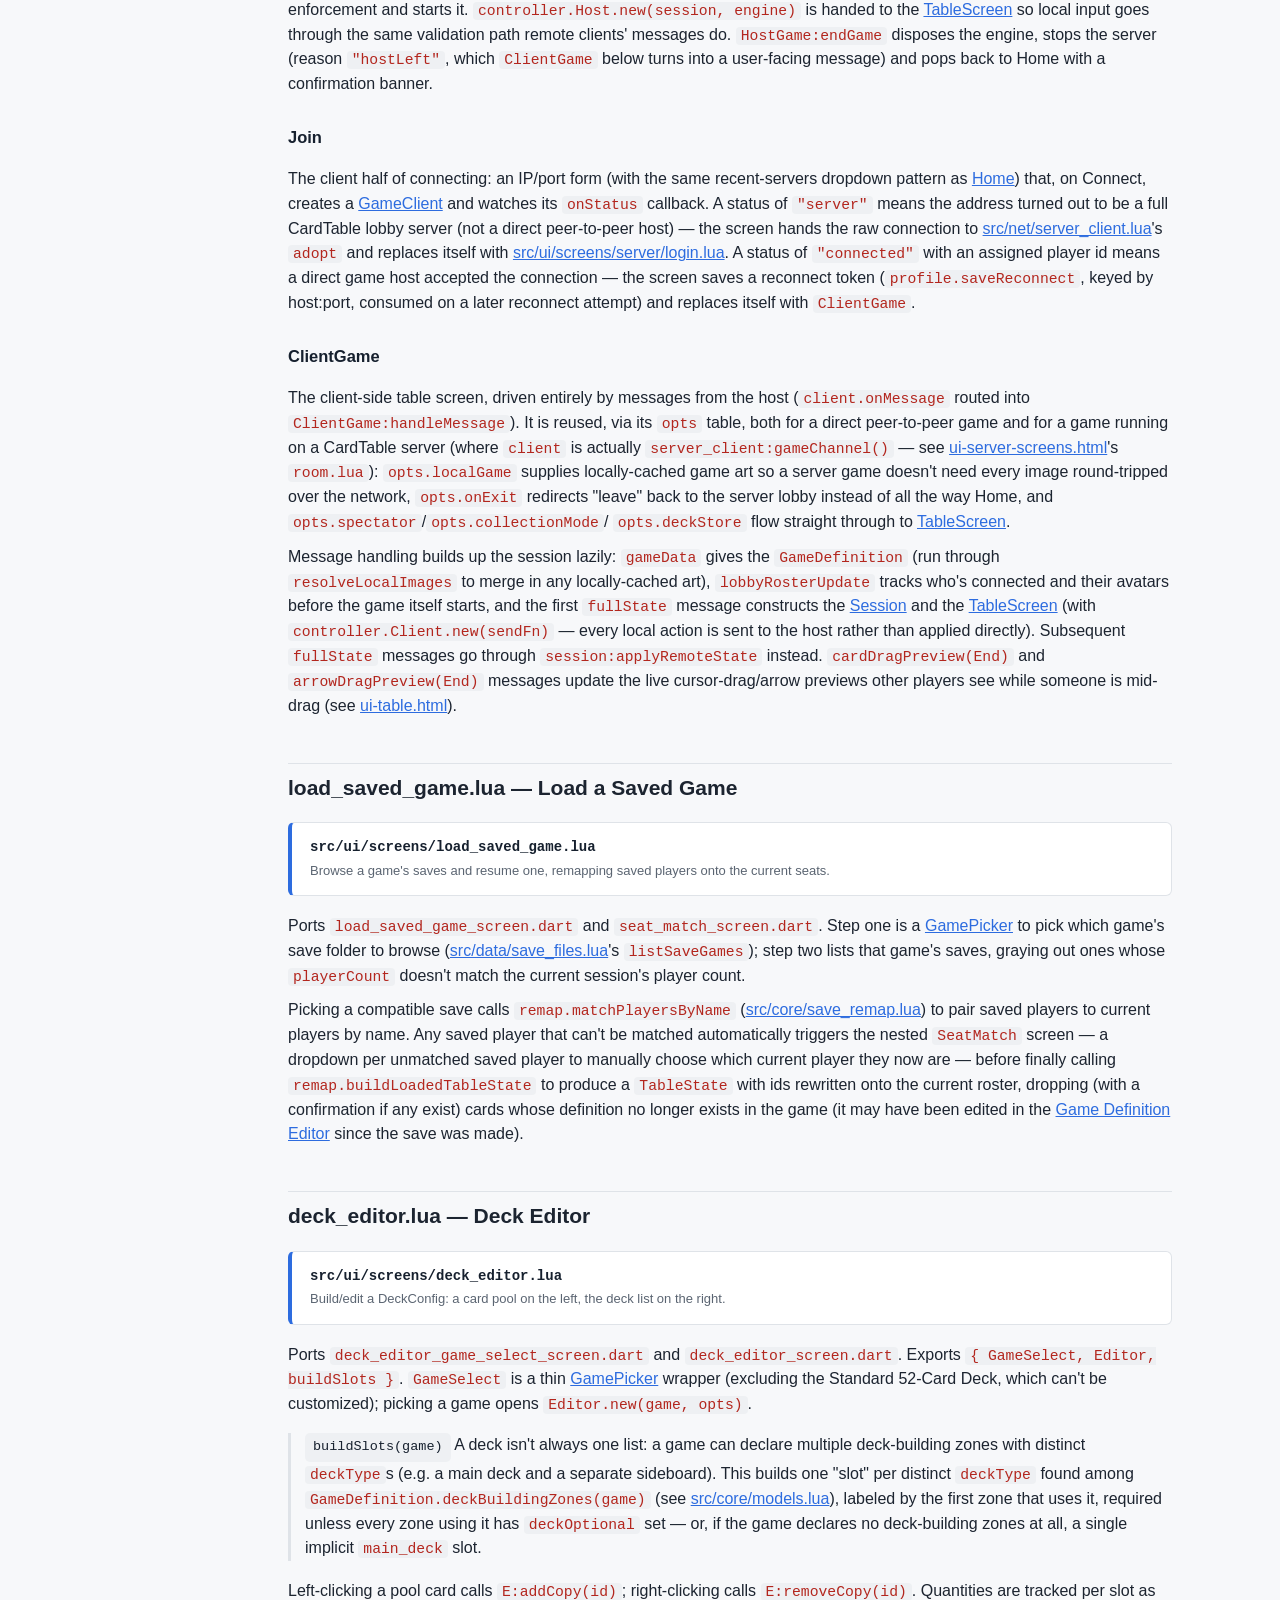
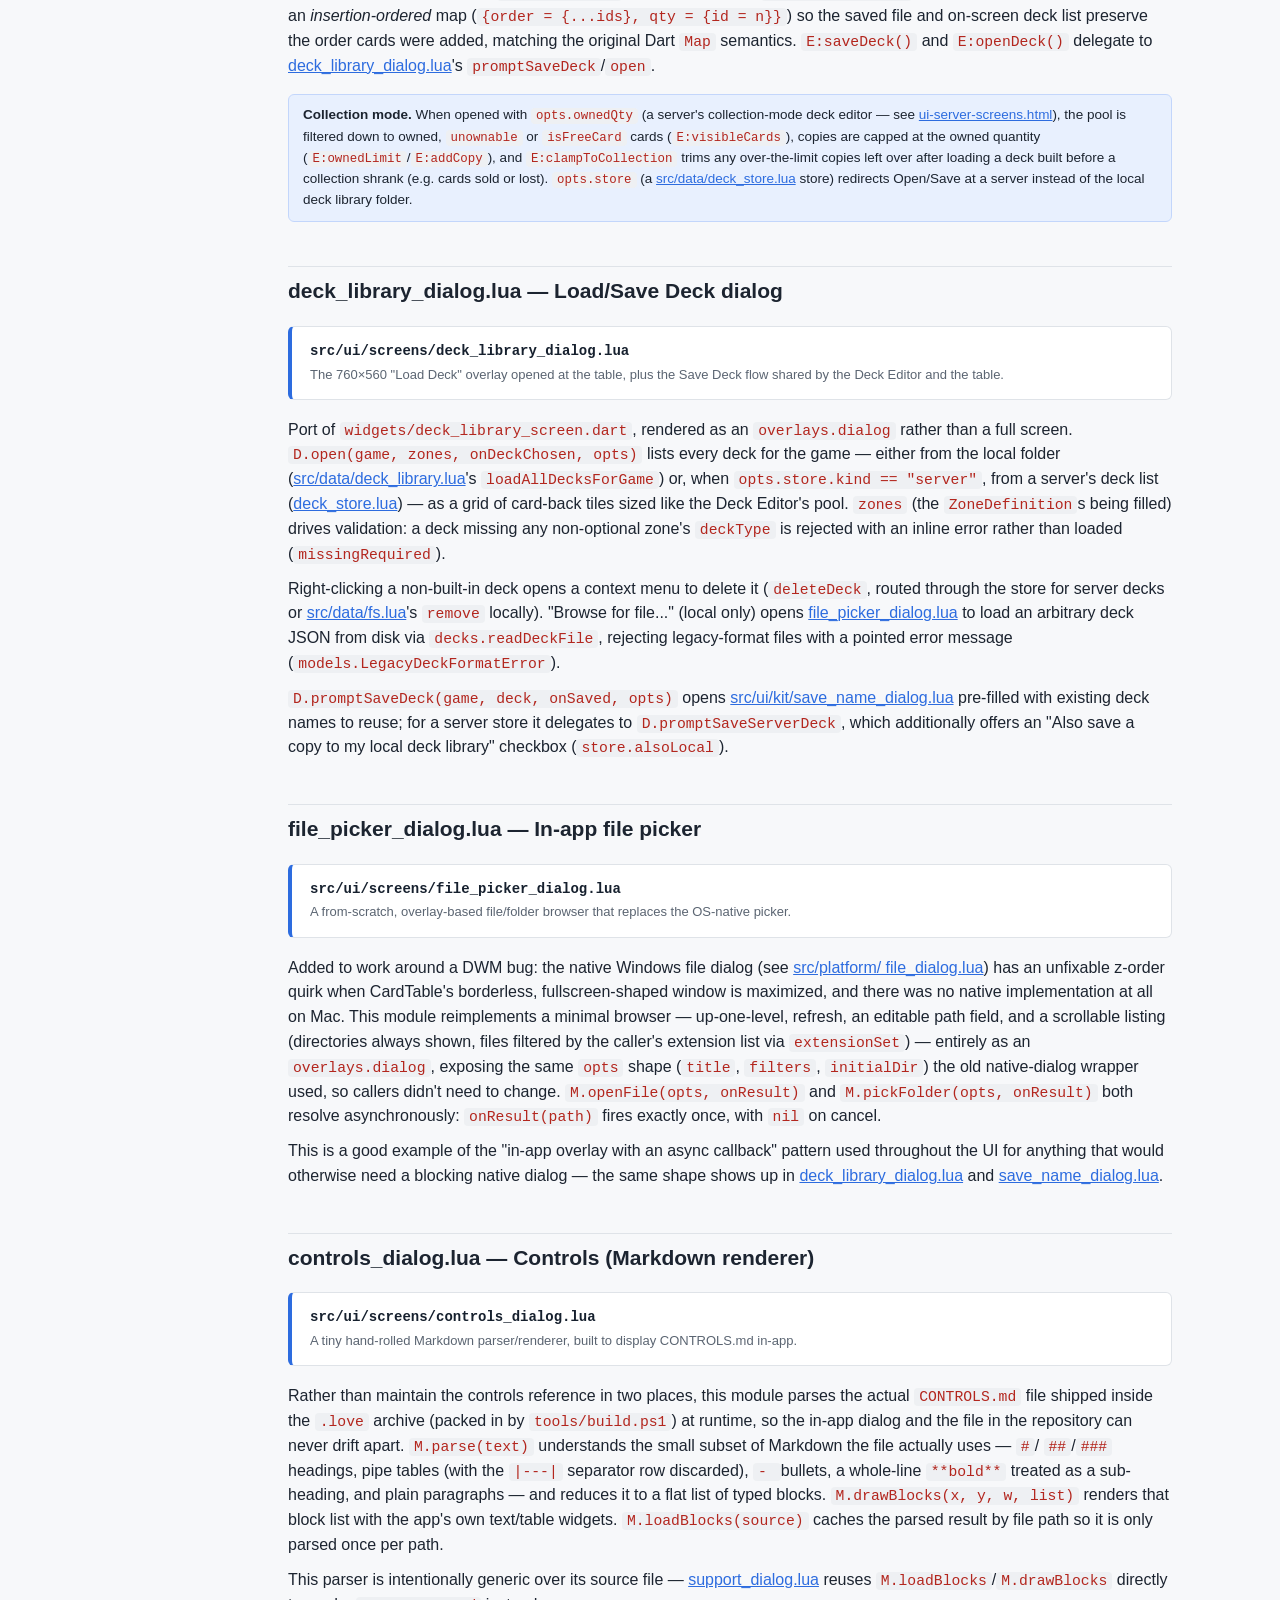
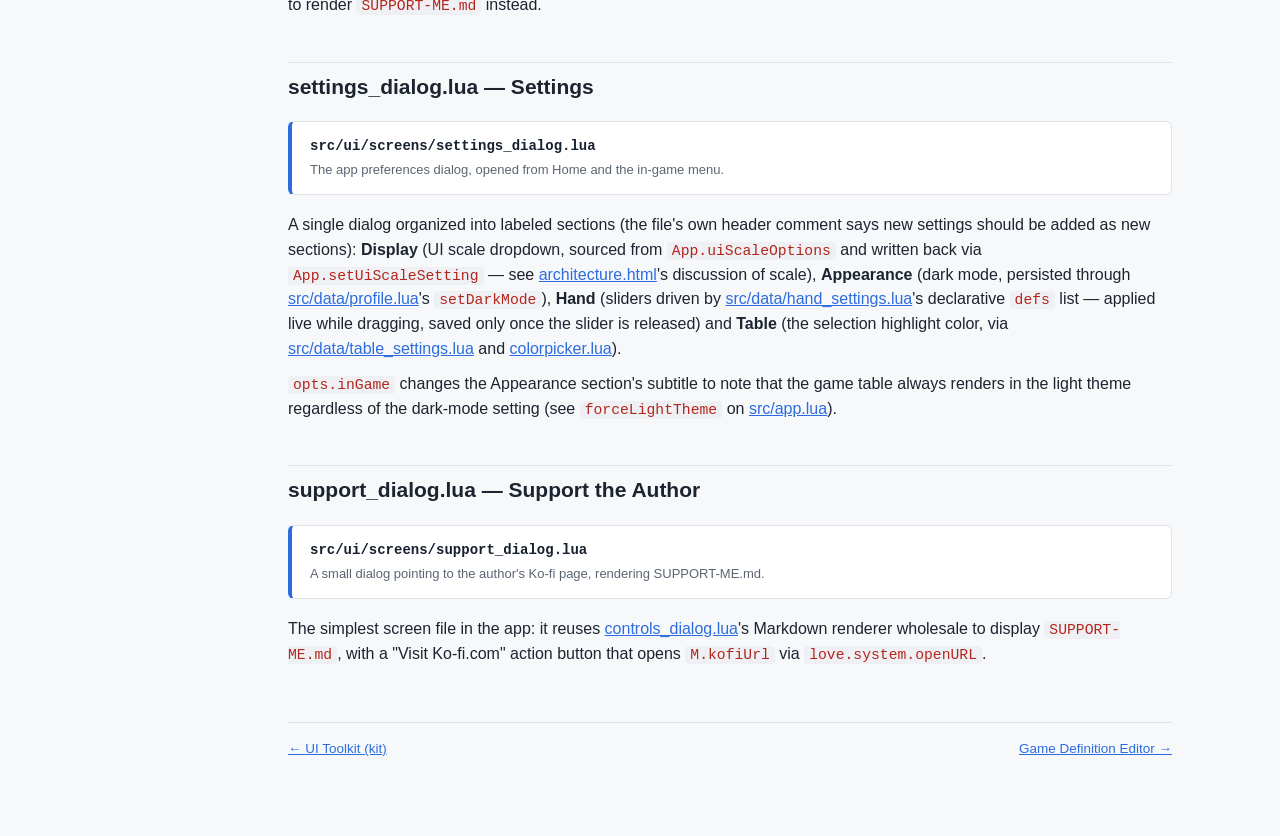
<file: docs/ui-screens.html>
<!doctype html>
<html lang="en">
<head>
<meta charset="utf-8">
<title>Screens — CardTable Docs</title>
<link rel="stylesheet" href="assets/style.css">
</head>
<body>
<nav class="sidenav">
  <a class="brand" href="index.html">CardTable<small>Codebase Documentation</small></a>
  <div class="group-label">Application</div>
  <a href="architecture.html">Architecture &amp; App Lifecycle</a>
  <a href="ui-framework.html">UI Toolkit (kit)</a>
  <div class="group-label">User Interface</div>
  <a href="ui-screens.html" class="current">Screens</a>
  <a href="ui-gamedef-editor.html">Game Definition Editor</a>
  <a href="ui-server-screens.html">Multiplayer Lobby Screens</a>
  <a href="ui-table.html">Game Table Rendering</a>
  <div class="group-label">Engine &amp; Data</div>
  <a href="core.html">Core Rules Engine</a>
  <a href="game.html">Game Session &amp; Controller</a>
  <a href="data.html">Data &amp; Persistence</a>
  <div class="group-label">Platform &amp; Network</div>
  <a href="net.html">Networking</a>
  <a href="platform.html">Platform Integration</a>
  <div class="group-label">Server</div>
  <a href="server.html">CardTable Server (Go)</a>
  <div class="group-label">Quality</div>
  <a href="tests-tools.html">Tests &amp; Tools</a>
</nav>
<main class="page">
  <header class="page-head">
    <div class="crumb"><a href="index.html">Home</a> / User Interface</div>
    <h1>Screens</h1>
    <div class="subtitle">General-purpose screens that make up the app's primary navigation flow.</div>
  </header>

  <div class="toc">
    <div class="toc-title">On this page</div>
    <ul>
      <li><a href="#overview">Overview &amp; navigation flow</a></li>
      <li><a href="#home">home.lua — Home</a></li>
      <li><a href="#game-picker">game_picker.lua — Game Picker</a></li>
      <li><a href="#player-count">player_count.lua — Player Count</a></li>
      <li><a href="#practice-select">practice_select.lua — Practice Game Select</a></li>
      <li><a href="#practice-game">practice_game.lua — Practice Game</a></li>
      <li><a href="#multiplayer">multiplayer.lua — Host / Join / Play Online</a></li>
      <li><a href="#multiplayer-host-setup">HostSetup (lobby)</a></li>
      <li><a href="#multiplayer-assign-seats">AssignSeats</a></li>
      <li><a href="#multiplayer-host-game-select">HostGameSelect</a></li>
      <li><a href="#multiplayer-host-game">HostGame</a></li>
      <li><a href="#multiplayer-join">Join</a></li>
      <li><a href="#multiplayer-client-game">ClientGame</a></li>
      <li><a href="#load-saved-game">load_saved_game.lua — Load a Saved Game</a></li>
      <li><a href="#deck-editor">deck_editor.lua — Deck Editor</a></li>
      <li><a href="#deck-library-dialog">deck_library_dialog.lua — Load/Save Deck dialog</a></li>
      <li><a href="#file-picker-dialog">file_picker_dialog.lua — In-app file picker</a></li>
      <li><a href="#controls-dialog">controls_dialog.lua — Controls (Markdown renderer)</a></li>
      <li><a href="#settings-dialog">settings_dialog.lua — Settings</a></li>
      <li><a href="#support-dialog">support_dialog.lua — Support the Author</a></li>
    </ul>
  </div>

  <h2 id="overview">Overview &amp; navigation flow</h2>
  <p>
    Every file on this page lives under <code>src/ui/screens/</code> and is a "screen" in the sense defined by the
    app shell on <a href="architecture.html">architecture.html</a>: a plain Lua table/module instance pushed onto
    <code>src/app.lua</code>'s screen stack (<code>App.push</code>/<code>App.pop</code>/<code>App.replace</code>),
    exposing some subset of <code>title</code>, <code>showBack</code>, <code>onBack()</code>,
    <code>draw(x, y, w, h)</code>, <code>update(dt)</code>, <code>keypressed</code>/<code>keyreleased</code>,
    <code>textinput</code>, <code>enter()</code>/<code>leave()</code>/<code>resume()</code>, <code>filedropped</code>
    and <code>quit()</code>. All drawing goes through the immediate-mode widgets documented on
    <a href="ui-framework.html">ui-framework.html</a> (<code>ui.button</code>, <code>ui.textField</code>,
    <code>overlays.dialog</code>, etc).
  </p>
  <p>Most of these files are direct ports of a predecessor Flutter app — their header comments name the
    <code>.dart</code> file they replace, which is a useful cross-reference if you ever find the design history
    confusing (there is no Flutter code in this repository any more; the comments are historical breadcrumbs only).</p>
  <p>The primary navigation graph, ignoring dialogs, looks like this:</p>
  <pre>Home
 ├─ Host Game ──────────► player_count.host() ─► multiplayer.HostSetup ─► (AssignSeats if 3-4p) ─► HostGameSelect ─► HostGame (the table)
 ├─ Practice Offline ───► player_count.practice() ─► practice_select ─► practice_game (the table)
 ├─ Deck Editor ────────► deck_editor.GameSelect ─► deck_editor.Editor
 ├─ Join a Game (inline)► multiplayer.Join ─► (server detected) server.login lobby, or (raw host) multiplayer.ClientGame (the table)
 ├─ Settings (corner icon) ─► settings_dialog
 ├─ Game Definition Editor (corner icon) ─► gamedef_editor.Entry  (see ui-gamedef-editor.html)
 └─ Support the Author (corner icon) ─► support_dialog</pre>
  <p>
    <code>load_saved_game.lua</code> is reached from both the practice and host flows ("Load a Saved Game...") as an
    alternative to dealing a fresh game. <code>deck_library_dialog.lua</code>, <code>file_picker_dialog.lua</code>,
    <code>controls_dialog.lua</code> and <code>support_dialog.lua</code> are all opened as overlay dialogs from other
    screens rather than being destinations in their own right.
  </p>

  <h2 id="home">home.lua — Home</h2>
  <div class="filecard">
    <div class="path">src/ui/screens/home.lua</div>
    <div class="role">The app's landing screen: profile, Join/Host, and secondary actions.</div>
  </div>
  <p>
    Port of <code>home_screen.dart</code>, extended with an inline Join panel (host/port fields directly on Home,
    plus one-tap reconnect to the last server) and a responsive layout: a two-column layout once the content area is
    at least <code>WIDE_BREAKPOINT = 760</code> logical pixels wide (<code>Home:drawWide</code>), falling back to a
    single centered column with a Join/Host segmented toggle when narrower (<code>Home:drawNarrow</code>).
  </p>
  <p><code>Home.new(message)</code> constructs the screen; an optional <code>message</code> is shown as a warning
    banner (this is how <a href="#multiplayer-host-game"><code>App.popToHome(message)</code></a> surfaces "You ended
    the game." / "You left the game." etc back on Home). <code>showBack = false</code> since Home is always the
    bottom of the stack.</p>
  <div class="fn">
    <div class="sig">Home.openEditPlayerSettings()</div>
    Opens the "Edit Player Settings" dialog (name, color via
    <a href="ui-framework.html">ui/kit/colorpicker.lua</a>, and an avatar image). Avatar changes are staged in a
    local <code>st</code> table and only committed to <code>App.profile</code> and
    <a href="data.html">src/data/profile.lua</a> when Save is pressed; a chosen avatar is copied in via
    <code>profile.saveAvatar</code> and invalidated in <a href="data.html">src/data/image_cache.lua</a> so the new
    image reloads immediately.
  </div>
  <div class="fn">
    <div class="sig">Home.confirmUpdate() / Home.runUpdate()</div>
    Port of the update-confirm / update-progress dialogs: <code>confirmUpdate</code> asks to install
    <code>updater.state.tag</code> (populated by <a href="platform.html">src/platform/updater.lua</a>);
    <code>runUpdate</code> opens a non-dismissible progress dialog, calls <code>updater.apply(progressCb,
    doneCb)</code>, and on success schedules <code>love.event.quit()</code> ~0.3s later (checked in
    <code>Home:update</code>) so the external updater helper can swap the install files once CardTable has exited.
  </div>
  <div class="fn">
    <div class="sig">Home:drawJoinFields(cx, yy, w, recent) / Home:drawRecentServersPopup(...)</div>
    The shared guts of the Join UI used by both the wide Join card and the narrow Join tab: a "LAST PLAYED" banner
    with one-tap Reconnect when <code>profile.getRecentServers()</code> is non-empty, an IP field with a
    recent-servers dropdown, a port field, and Connect. <code>Home:connect(host, port)</code> pushes
    <a href="#multiplayer-join"><code>multiplayer.Join</code></a> with <code>autoConnect = true</code>.
    <code>Home.joinFieldsHeight(hasRecent)</code> is exposed so callers can reserve exactly the right height without
    duplicating the layout math.
  </div>
  <p>
    <code>Home:drawCornerTools</code> draws the three small icon buttons in the bottom-right corner: Settings
    (<a href="#settings-dialog">settings_dialog</a>), the build icon (Game Definition Editor, see
    <a href="ui-gamedef-editor.html">ui-gamedef-editor.html</a>) and a coffee-cup icon
    (<a href="#support-dialog">support_dialog</a>). The build number from <a href="architecture.html">src/version.lua</a>
    is drawn bottom-left.
  </p>

  <h2 id="game-picker">game_picker.lua — Game Picker</h2>
  <div class="filecard">
    <div class="path">src/ui/screens/game_picker.lua</div>
    <div class="role">Not a screen itself — a reusable grid-of-game-tiles component embedded by other screens.</div>
  </div>
  <p>
    Port of <code>game_picker.dart</code> + <code>game_grid.dart</code>. <code>GamePicker.new(onGameChosen, opts)</code>
    loads the game library folder (<a href="data.html">src/data/paths.lua</a>'s <code>gamesDir()</code>) via
    <a href="data.html">src/data/game_loader.lua</a>'s <code>loadGamesFromDirectory</code>, always appending the
    built-in Standard 52-Card Deck game (<code>loader.loadStandardDeck()</code>) unless
    <code>opts.excludeStandardDeck</code> is set (deck editors hide it since it can't be customized). Loading is
    deferred to the next <code>update()</code> call (<code>pendingLoad = 2</code> frames) purely so a progress
    indicator gets drawn before the (blocking) directory scan runs.
  </p>
  <p>
    <code>P.drawGrid(scrollId, games, x, y, w, viewH, pad, onTap)</code> is the reusable tile-grid renderer (up to
    <code>MAX_COLUMNS = 7</code> columns of 268px tiles) and is also called directly by other screens that want a
    grid of games without the rest of the GamePicker chrome (e.g. the Game Definition Editor's Entry screen on
    <a href="ui-gamedef-editor.html">ui-gamedef-editor.html</a>, and the server's Card Shop screen on
    <a href="ui-server-screens.html">ui-server-screens.html</a>). <code>P.gridHeight(w, count)</code> lets a caller
    size a non-scrolling viewport to exactly fit.
  </p>
  <p>
    <code>P.maybeMoveLibraryFolder(oldRoot, newRoot, whatLabel, after)</code> (port of
    <code>move_library_prompt.dart</code>) is the confirmation shown whenever the user picks a new games/decks
    folder that isn't empty: offers to move the old folder's contents into the new one via
    <a href="data.html">src/data/gamedef_ops.lua</a>'s <code>moveDirectoryContents</code>. It's reused by
    <code>chooseDirectory</code> here, by the gamedef editor's folder picker, and by
    <a href="#deck-library-dialog">deck_library_dialog.lua</a>'s folder picker.
  </p>

  <h2 id="player-count">player_count.lua — Player Count</h2>
  <div class="filecard">
    <div class="path">src/ui/screens/player_count.lua</div>
    <div class="role">A tiny generic "pick a number" screen, parameterized for Host or Practice.</div>
  </div>
  <p>
    Ports <code>player_count_screen.dart</code> (host: 2-4 players) and
    <code>practice_player_count_screen.dart</code> (practice: 1-4 decks) as two factory functions,
    <code>S.host()</code> and <code>S.practice()</code>, that build the same generic screen
    (<code>S.new(title, question, counts, labelFor, onChoose)</code>) with different button sets.
    <code>S.host()</code> pushes <a href="#multiplayer-host-setup"><code>multiplayer.HostSetup.new(n)</code></a>;
    <code>S.practice()</code> pushes <a href="#practice-select"><code>practice_select.new(n)</code></a>.
  </p>

  <h2 id="practice-select">practice_select.lua — Practice Game Select</h2>
  <div class="filecard">
    <div class="path">src/ui/screens/practice_select.lua</div>
    <div class="role">Choose a game to practice offline with the chosen number of local seats.</div>
  </div>
  <p>
    Port of <code>practice_game_select_screen.dart</code>. Wraps a <a href="#game-picker">GamePicker</a> and, on
    choosing a game, builds a <code>PlayerInfo</code> list (see <a href="core.html">src/core/models.lua</a>) — seat 1
    is the local player using their real name/color from <code>App.profile</code>; the remaining seats are
    "Player 2".."Player N" colored from <a href="core.html">src/core/color.lua</a>'s
    <code>boardWidgetColorPalette</code>, skipping colors already in use. It then pushes
    <a href="#practice-game"><code>practice_game.new({game, players, deckConfigsByPlayerId = {}})</code></a> — an
    empty (not nil) deck map, since practice mode deals built-deck zones empty and expects each seat to load a deck
    at the table, same as the Flutter original. A "Load a Saved Game..." button instead routes through
    <a href="#load-saved-game">load_saved_game.lua</a>.
  </p>

  <h2 id="practice-game">practice_game.lua — Practice Game</h2>
  <div class="filecard">
    <div class="path">src/ui/screens/practice_game.lua</div>
    <div class="role">The screen that actually hosts an offline practice session — one player acting as every seat.</div>
  </div>
  <p>
    Port of <code>practice_game_screen.dart</code>. Creates a
    <a href="game.html#session-lua"><code>Session</code></a> — either <code>Session.localPractice(...)</code> for a
    fresh deal, or <code>Session.new({initialState = loadedState, isLocalPractice = true, ...})</code> when resuming
    a save (resuming re-derives the session clock's start time from the save's last log entry's
    <code>elapsedMs</code>, so elapsed-time displays keep counting from where the save left off instead of resetting
    to zero). It then builds a <a href="ui-table.html"><code>TableScreen</code></a> with
    <code>controller.Host.new(session)</code> (practice mode is always "hosted" locally, with no network peer — see
    <a href="game.html#controller-lua">src/game/controller.lua</a>) and <code>isMirrored = false</code> (practice always
    sits the local player at the bottom, since they can click any avatar to act as any seat).
  </p>
  <p>
    <code>S:saveGame()</code> opens <a href="ui-framework.html">src/ui/kit/save_name_dialog.lua</a> pre-populated
    with existing saves from <a href="data.html">src/data/save_files.lua</a>, and writes a
    <code>models.SavedGame</code> (clearing <code>state.searches</code> first, since in-flight search dialogs aren't
    meaningful to persist). Discord Rich Presence is kept in sync via <code>publishPresence</code>/
    <a href="platform.html">src/platform/discord.lua</a>'s <code>setPlaying</code>/<code>setIdle</code>, hooked to
    the session's listener mechanism (see <a href="game.html">game.html</a>) so presence updates whenever the roster
    changes.
  </p>

  <h2 id="multiplayer">multiplayer.lua — Host / Join / Play Online</h2>
  <div class="filecard">
    <div class="path">src/ui/screens/multiplayer.lua</div>
    <div class="role">The single largest screens file: six screen types covering hosting, joining, and playing a networked game.</div>
  </div>
  <p>
    Ports <code>host_setup_screen.dart</code>, <code>assign_seats_screen.dart</code>, <code>game_select_screen.dart</code>,
    <code>host_game_screen.dart</code>, <code>join_screen.dart</code> and <code>client_game_screen.dart</code> into one
    module (<code>M</code>) exporting <code>HostSetup</code>, <code>AssignSeats</code>, <code>HostGameSelect</code>,
    <code>HostGame</code>, <code>Join</code> and <code>ClientGame</code>. It pulls together nearly every other
    subsystem: <a href="net.html">src/net/protocol.lua</a>, <code>host_server.lua</code>, <code>game_client.lua</code>,
    <code>netinfo.lua</code>; <a href="game.html">src/game/session.lua</a>, <code>host_engine.lua</code>,
    <code>controller.lua</code>, <code>sound.lua</code>; <a href="data.html">src/data/profile.lua</a>,
    <code>save_files.lua</code>, <code>deck_library.lua</code>, <code>game_loader.lua</code>; and
    <a href="platform.html">src/platform/discord.lua</a> for Rich Presence and game invites.
  </p>
  <div class="note">
    A module-local helper, <code>avatarKeys(bytesById)</code>, interns raw avatar PNG bytes into
    <a href="data.html">image_cache</a> keys (hashed with <code>love.data.hash("md5", ...)</code>) so repeated calls
    with the same bytes don't re-register the image. It's exported as <code>M.avatarKeys</code> and reused by
    <code>HostGame:update</code> and <code>ClientGame:handleMessage</code> to keep the table's avatar images current
    as players join, leave or change their picture mid-game.
  </div>

  <h3 id="multiplayer-host-setup">HostSetup (lobby)</h3>
  <p>
    <code>HostSetup.new(maxPlayers)</code> immediately starts a <a href="net.html#host-server">HostServer</a>
    (binding a TCP port) and begins resolving the public IPv4 address via
    <a href="net.html#netinfo">src/net/netinfo.lua</a>. It shows LAN addresses, the public address, and
    <a href="net.html#upnp">UPnP</a> port-forwarding status for "Manual IP" sharing, or — via a segmented toggle — an
    "Invite via Discord" mode that lists Discord friends and sends each one a Rich Presence game invite carrying
    <code>publicIP:port</code> as the join secret (<code>HostSetup:sendInvite</code>,
    <a href="platform.html#discord">src/platform/discord.lua</a>). Once the roster fills to <code>maxPlayers</code>,
    <code>HostSetup:update</code> auto-advances to <code>AssignSeats</code> (3-4 players) or straight to
    <code>HostGameSelect</code> (2 players, where seating order is unambiguous).
  </p>

  <h3 id="multiplayer-assign-seats">AssignSeats</h3>
  <p>
    Shown only for 3-4 player games, where the physical seating around the table matters (see
    <a href="core.html#seat-utils-lua">src/core/seat_utils.lua</a>). Draws a small schematic of the table (top row /
    "(shared table)" / bottom row) and a dropdown per seat to swap players into position, then calls
    <code>server:setSeatOrder(...)</code> and advances to <code>HostGameSelect</code>.
  </p>

  <h3 id="multiplayer-host-game-select">HostGameSelect</h3>
  <p>
    Wraps a <a href="#game-picker">GamePicker</a> for the host to choose which game to play (or "Load a Saved
    Game..."). <code>resolveSharedDeckConfigs(game)</code> pre-resolves any shared zone that names a
    <code>deckName</code> (rather than being a player-built deck) by looking it up in
    <a href="data.html#deck-library">src/data/deck_library.lua</a>, so <code>HostGame</code> doesn't need to touch
    the filesystem again.
  </p>

  <h3 id="multiplayer-host-game">HostGame</h3>
  <p>
    The actual hosted table. Broadcasts <code>gameData</code> to every connected client immediately, builds the
    <a href="game.html#session-lua">Session</a> (dealt fresh via <code>Session.dealFromZones</code>, or resumed from a
    save), then creates a <a href="game.html#host-engine-lua">HostEngine</a> that owns authoritative game-rule
    enforcement and starts it. <code>controller.Host.new(session, engine)</code> is handed to the
    <a href="ui-table.html">TableScreen</a> so local input goes through the same validation path remote clients'
    messages do. <code>HostGame:endGame</code> disposes the engine, stops the server (reason
    <code>"hostLeft"</code>, which <code>ClientGame</code> below turns into a user-facing message) and pops back to
    Home with a confirmation banner.
  </p>

  <h3 id="multiplayer-join">Join</h3>
  <p>
    The client half of connecting: an IP/port form (with the same recent-servers dropdown pattern as
    <a href="#home">Home</a>) that, on Connect, creates a <a href="net.html#game-client">GameClient</a> and watches
    its <code>onStatus</code> callback. A status of <code>"server"</code> means the address turned out to be a full
    CardTable lobby server (not a direct peer-to-peer host) — the screen hands the raw connection to
    <a href="net.html#server-client">src/net/server_client.lua</a>'s <code>adopt</code> and replaces itself with
    <a href="ui-server-screens.html">src/ui/screens/server/login.lua</a>. A status of <code>"connected"</code> with
    an assigned player id means a direct game host accepted the connection — the screen saves a reconnect token
    (<code>profile.saveReconnect</code>, keyed by host:port, consumed on a later reconnect attempt) and replaces
    itself with <code>ClientGame</code>.
  </p>

  <h3 id="multiplayer-client-game">ClientGame</h3>
  <p>
    The client-side table screen, driven entirely by messages from the host (<code>client.onMessage</code> routed
    into <code>ClientGame:handleMessage</code>). It is reused, via its <code>opts</code> table, both for a
    direct peer-to-peer game and for a game running on a CardTable server (where <code>client</code> is actually
    <code>server_client:gameChannel()</code> — see <a href="ui-server-screens.html">ui-server-screens.html</a>'s
    <code>room.lua</code>): <code>opts.localGame</code> supplies locally-cached game art so a server game doesn't
    need every image round-tripped over the network, <code>opts.onExit</code> redirects "leave" back to the server
    lobby instead of all the way Home, and <code>opts.spectator</code>/<code>opts.collectionMode</code>/
    <code>opts.deckStore</code> flow straight through to <a href="ui-table.html">TableScreen</a>.
  </p>
  <p>
    Message handling builds up the session lazily: <code>gameData</code> gives the <code>GameDefinition</code> (run
    through <code>resolveLocalImages</code> to merge in any locally-cached art), <code>lobbyRosterUpdate</code>
    tracks who's connected and their avatars before the game itself starts, and the first <code>fullState</code>
    message constructs the <a href="game.html#session-lua">Session</a> and the <a href="ui-table.html">TableScreen</a>
    (with <code>controller.Client.new(sendFn)</code> — every local action is sent to the host rather than applied
    directly). Subsequent <code>fullState</code> messages go through <code>session:applyRemoteState</code> instead.
    <code>cardDragPreview(End)</code> and <code>arrowDragPreview(End)</code> messages update the live
    cursor-drag/arrow previews other players see while someone is mid-drag (see <a href="ui-table.html">ui-table.html</a>).
  </p>

  <h2 id="load-saved-game">load_saved_game.lua — Load a Saved Game</h2>
  <div class="filecard">
    <div class="path">src/ui/screens/load_saved_game.lua</div>
    <div class="role">Browse a game's saves and resume one, remapping saved players onto the current seats.</div>
  </div>
  <p>
    Ports <code>load_saved_game_screen.dart</code> and <code>seat_match_screen.dart</code>. Step one is a
    <a href="#game-picker">GamePicker</a> to pick which game's save folder to browse
    (<a href="data.html#save-files">src/data/save_files.lua</a>'s <code>listSaveGames</code>); step two lists that
    game's saves, graying out ones whose <code>playerCount</code> doesn't match the current session's player count.
  </p>
  <p>
    Picking a compatible save calls <code>remap.matchPlayersByName</code>
    (<a href="core.html#save-remap-lua">src/core/save_remap.lua</a>) to pair saved players to current players by name.
    Any saved player that can't be matched automatically triggers the nested <code>SeatMatch</code> screen — a
    dropdown per unmatched saved player to manually choose which current player they now are — before finally
    calling <code>remap.buildLoadedTableState</code> to produce a <code>TableState</code> with ids rewritten onto
    the current roster, dropping (with a confirmation if any exist) cards whose definition no longer exists in the
    game (it may have been edited in the <a href="ui-gamedef-editor.html">Game Definition Editor</a> since the save
    was made).
  </p>

  <h2 id="deck-editor">deck_editor.lua — Deck Editor</h2>
  <div class="filecard">
    <div class="path">src/ui/screens/deck_editor.lua</div>
    <div class="role">Build/edit a DeckConfig: a card pool on the left, the deck list on the right.</div>
  </div>
  <p>
    Ports <code>deck_editor_game_select_screen.dart</code> and <code>deck_editor_screen.dart</code>. Exports
    <code>{ GameSelect, Editor, buildSlots }</code>. <code>GameSelect</code> is a thin
    <a href="#game-picker">GamePicker</a> wrapper (excluding the Standard 52-Card Deck, which can't be customized);
    picking a game opens <code>Editor.new(game, opts)</code>.
  </p>
  <div class="fn">
    <div class="sig">buildSlots(game)</div>
    A deck isn't always one list: a game can declare multiple deck-building zones with distinct
    <code>deckType</code>s (e.g. a main deck and a separate sideboard). This builds one "slot" per distinct
    <code>deckType</code> found among <code>GameDefinition.deckBuildingZones(game)</code> (see
    <a href="core.html#models-lua">src/core/models.lua</a>), labeled by the first zone that uses it, required unless
    every zone using it has <code>deckOptional</code> set — or, if the game declares no deck-building zones at all,
    a single implicit <code>main_deck</code> slot.
  </div>
  <p>
    Left-clicking a pool card calls <code>E:addCopy(id)</code>; right-clicking calls <code>E:removeCopy(id)</code>.
    Quantities are tracked per slot as an <em>insertion-ordered</em> map (<code>{order = {...ids}, qty = {id =
    n}}</code>) so the saved file and on-screen deck list preserve the order cards were added, matching the
    original Dart <code>Map</code> semantics. <code>E:saveDeck()</code> and <code>E:openDeck()</code> delegate to
    <a href="#deck-library-dialog">deck_library_dialog.lua</a>'s <code>promptSaveDeck</code>/<code>open</code>.
  </p>
  <div class="note">
    <strong>Collection mode.</strong> When opened with <code>opts.ownedQty</code> (a server's collection-mode
    deck editor — see <a href="ui-server-screens.html">ui-server-screens.html</a>), the pool is filtered down to
    owned, <code>unownable</code> or <code>isFreeCard</code> cards (<code>E:visibleCards</code>), copies are capped
    at the owned quantity (<code>E:ownedLimit</code>/<code>E:addCopy</code>), and <code>E:clampToCollection</code>
    trims any over-the-limit copies left over after loading a deck built before a collection shrank (e.g. cards
    sold or lost). <code>opts.store</code> (a <a href="data.html#deck-store">src/data/deck_store.lua</a> store)
    redirects Open/Save at a server instead of the local deck library folder.
  </div>

  <h2 id="deck-library-dialog">deck_library_dialog.lua — Load/Save Deck dialog</h2>
  <div class="filecard">
    <div class="path">src/ui/screens/deck_library_dialog.lua</div>
    <div class="role">The 760×560 "Load Deck" overlay opened at the table, plus the Save Deck flow shared by the Deck Editor and the table.</div>
  </div>
  <p>
    Port of <code>widgets/deck_library_screen.dart</code>, rendered as an <code>overlays.dialog</code> rather than a
    full screen. <code>D.open(game, zones, onDeckChosen, opts)</code> lists every deck for the game — either from
    the local folder (<a href="data.html#deck-library">src/data/deck_library.lua</a>'s
    <code>loadAllDecksForGame</code>) or, when <code>opts.store.kind == "server"</code>, from a server's deck list
    (<a href="data.html#deck-store">deck_store.lua</a>) — as a grid of card-back tiles sized like the Deck Editor's
    pool. <code>zones</code> (the <code>ZoneDefinition</code>s being filled) drives validation: a deck missing any
    non-optional zone's <code>deckType</code> is rejected with an inline error rather than loaded
    (<code>missingRequired</code>).
  </p>
  <p>
    Right-clicking a non-built-in deck opens a context menu to delete it (<code>deleteDeck</code>, routed through
    the store for server decks or <a href="data.html#fs">src/data/fs.lua</a>'s <code>remove</code> locally).
    "Browse for file..." (local only) opens <a href="#file-picker-dialog">file_picker_dialog.lua</a> to load an
    arbitrary deck JSON from disk via <code>decks.readDeckFile</code>, rejecting legacy-format files with a
    pointed error message (<code>models.LegacyDeckFormatError</code>).
  </p>
  <p>
    <code>D.promptSaveDeck(game, deck, onSaved, opts)</code> opens
    <a href="ui-framework.html">src/ui/kit/save_name_dialog.lua</a> pre-filled with existing deck names to reuse;
    for a server store it delegates to <code>D.promptSaveServerDeck</code>, which additionally offers an "Also save
    a copy to my local deck library" checkbox (<code>store.alsoLocal</code>).
  </p>

  <h2 id="file-picker-dialog">file_picker_dialog.lua — In-app file picker</h2>
  <div class="filecard">
    <div class="path">src/ui/screens/file_picker_dialog.lua</div>
    <div class="role">A from-scratch, overlay-based file/folder browser that replaces the OS-native picker.</div>
  </div>
  <p>
    Added to work around a DWM bug: the native Windows file dialog (see <a href="platform.html">src/platform/
    file_dialog.lua</a>) has an unfixable z-order quirk when CardTable's borderless, fullscreen-shaped window is
    maximized, and there was no native implementation at all on Mac. This module reimplements a minimal
    browser — up-one-level, refresh, an editable path field, and a scrollable listing (directories always shown,
    files filtered by the caller's extension list via <code>extensionSet</code>) — entirely as an
    <code>overlays.dialog</code>, exposing the same <code>opts</code> shape (<code>title</code>,
    <code>filters</code>, <code>initialDir</code>) the old native-dialog wrapper used, so callers didn't need to
    change. <code>M.openFile(opts, onResult)</code> and <code>M.pickFolder(opts, onResult)</code> both resolve
    asynchronously: <code>onResult(path)</code> fires exactly once, with <code>nil</code> on cancel.
  </p>
  <p>This is a good example of the "in-app overlay with an async callback" pattern used throughout the UI for
    anything that would otherwise need a blocking native dialog — the same shape shows up in
    <a href="#deck-library-dialog">deck_library_dialog.lua</a> and <a href="ui-framework.html">save_name_dialog.lua</a>.</p>

  <h2 id="controls-dialog">controls_dialog.lua — Controls (Markdown renderer)</h2>
  <div class="filecard">
    <div class="path">src/ui/screens/controls_dialog.lua</div>
    <div class="role">A tiny hand-rolled Markdown parser/renderer, built to display CONTROLS.md in-app.</div>
  </div>
  <p>
    Rather than maintain the controls reference in two places, this module parses the actual
    <code>CONTROLS.md</code> file shipped inside the <code>.love</code> archive (packed in by
    <code>tools/build.ps1</code>) at runtime, so the in-app dialog and the file in the repository can never drift
    apart. <code>M.parse(text)</code> understands the small subset of Markdown the file actually uses — <code>#</code>/
    <code>##</code>/<code>###</code> headings, pipe tables (with the <code>|---|</code> separator row discarded),
    <code>- </code> bullets, a whole-line <code>**bold**</code> treated as a sub-heading, and plain paragraphs — and
    reduces it to a flat list of typed blocks. <code>M.drawBlocks(x, y, w, list)</code> renders that block list with
    the app's own text/table widgets. <code>M.loadBlocks(source)</code> caches the parsed result by file path so it
    is only parsed once per path.
  </p>
  <p>
    This parser is intentionally generic over its source file — <a href="#support-dialog">support_dialog.lua</a>
    reuses <code>M.loadBlocks</code>/<code>M.drawBlocks</code> directly to render <code>SUPPORT-ME.md</code> instead.
  </p>

  <h2 id="settings-dialog">settings_dialog.lua — Settings</h2>
  <div class="filecard">
    <div class="path">src/ui/screens/settings_dialog.lua</div>
    <div class="role">The app preferences dialog, opened from Home and the in-game menu.</div>
  </div>
  <p>
    A single dialog organized into labeled sections (the file's own header comment says new settings should be
    added as new sections): <strong>Display</strong> (UI scale dropdown, sourced from <code>App.uiScaleOptions</code>
    and written back via <code>App.setUiScaleSetting</code> — see <a href="architecture.html">architecture.html</a>'s
    discussion of scale), <strong>Appearance</strong> (dark mode, persisted through
    <a href="data.html#profile">src/data/profile.lua</a>'s <code>setDarkMode</code>), <strong>Hand</strong> (sliders
    driven by <a href="data.html#hand-table-settings">src/data/hand_settings.lua</a>'s declarative <code>defs</code> list —
    applied live while dragging, saved only once the slider is released) and <strong>Table</strong> (the selection
    highlight color, via <a href="data.html#hand-table-settings">src/data/table_settings.lua</a> and
    <a href="ui-framework.html">colorpicker.lua</a>).
  </p>
  <p><code>opts.inGame</code> changes the Appearance section's subtitle to note that the game table always renders
    in the light theme regardless of the dark-mode setting (see <code>forceLightTheme</code> on
    <a href="architecture.html">src/app.lua</a>).</p>

  <h2 id="support-dialog">support_dialog.lua — Support the Author</h2>
  <div class="filecard">
    <div class="path">src/ui/screens/support_dialog.lua</div>
    <div class="role">A small dialog pointing to the author's Ko-fi page, rendering SUPPORT-ME.md.</div>
  </div>
  <p>
    The simplest screen file in the app: it reuses <a href="#controls-dialog">controls_dialog.lua</a>'s Markdown
    renderer wholesale to display <code>SUPPORT-ME.md</code>, with a "Visit Ko-fi.com" action button that opens
    <code>M.kofiUrl</code> via <code>love.system.openURL</code>.
  </p>

  <div class="nextprev">
    <a href="ui-framework.html">&larr; UI Toolkit (kit)</a>
    <a href="ui-gamedef-editor.html">Game Definition Editor &rarr;</a>
  </div>
</main>
</body>
</html>
</file>
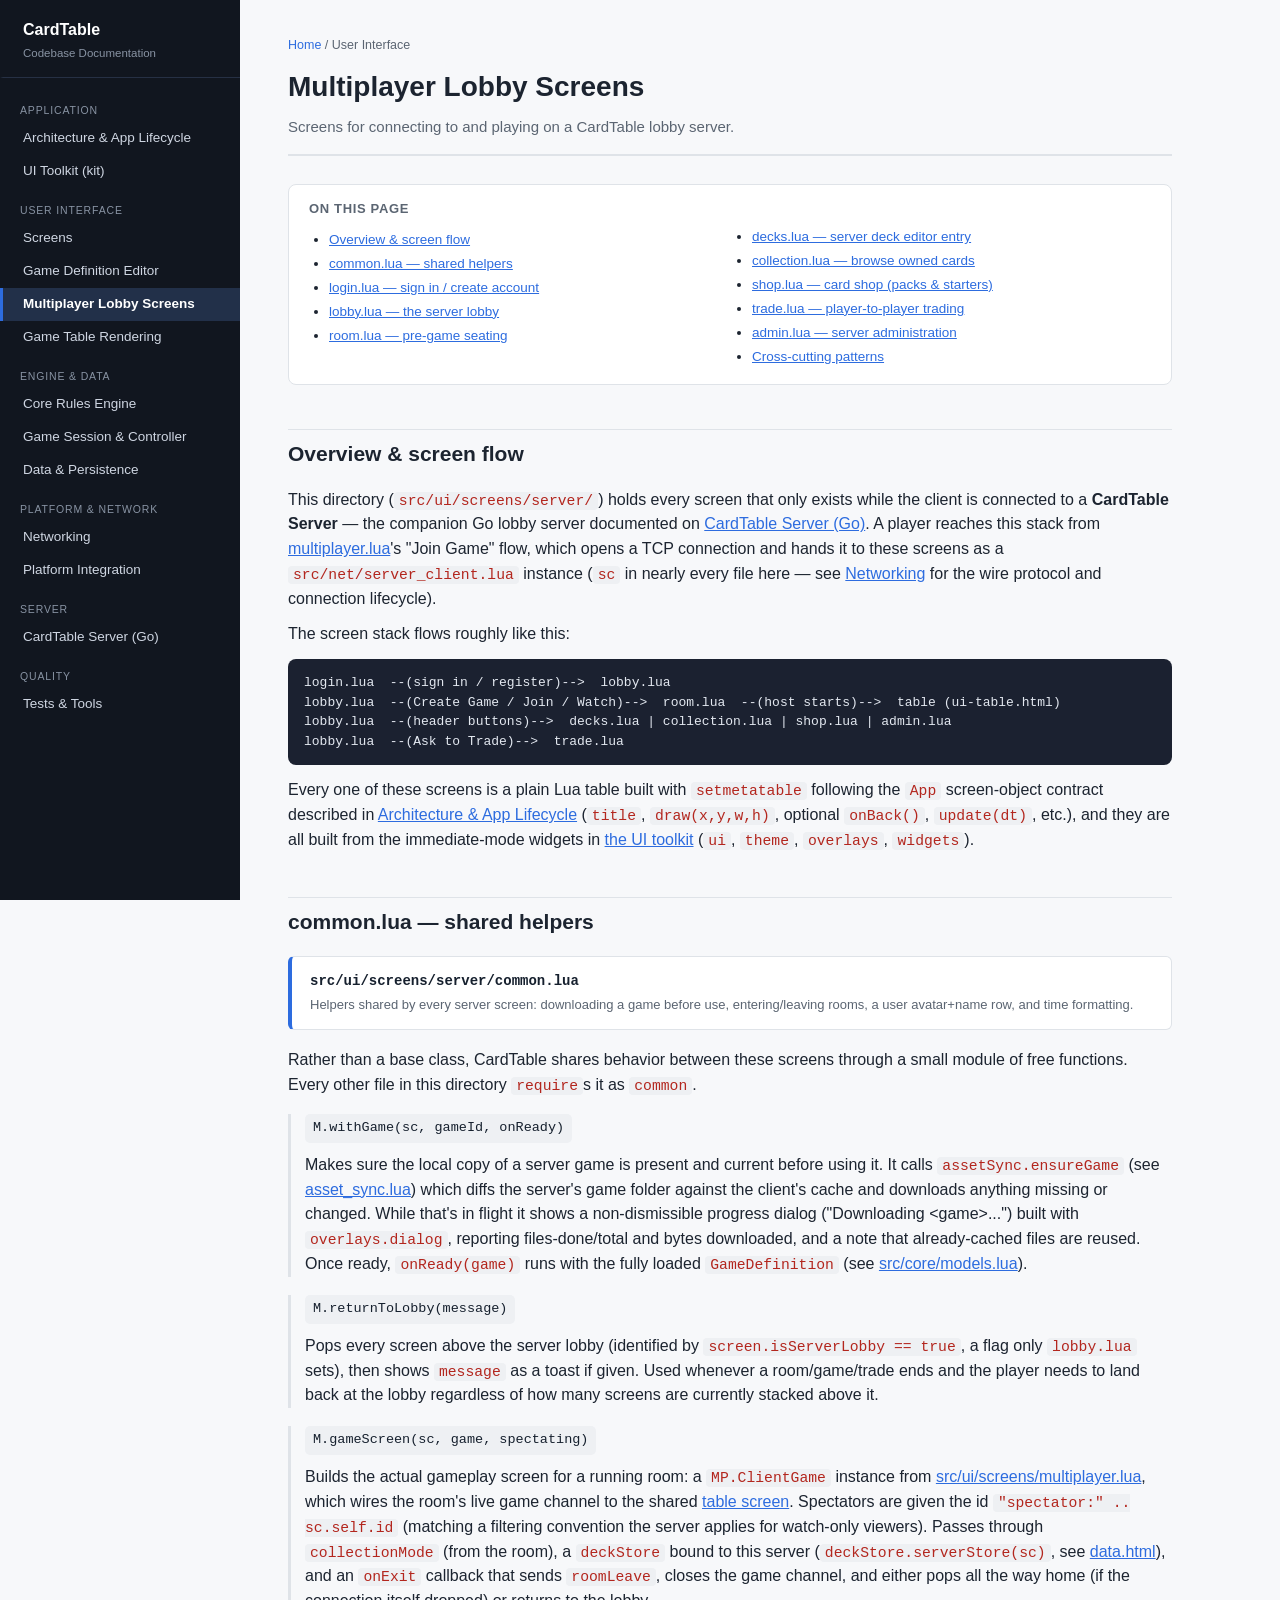
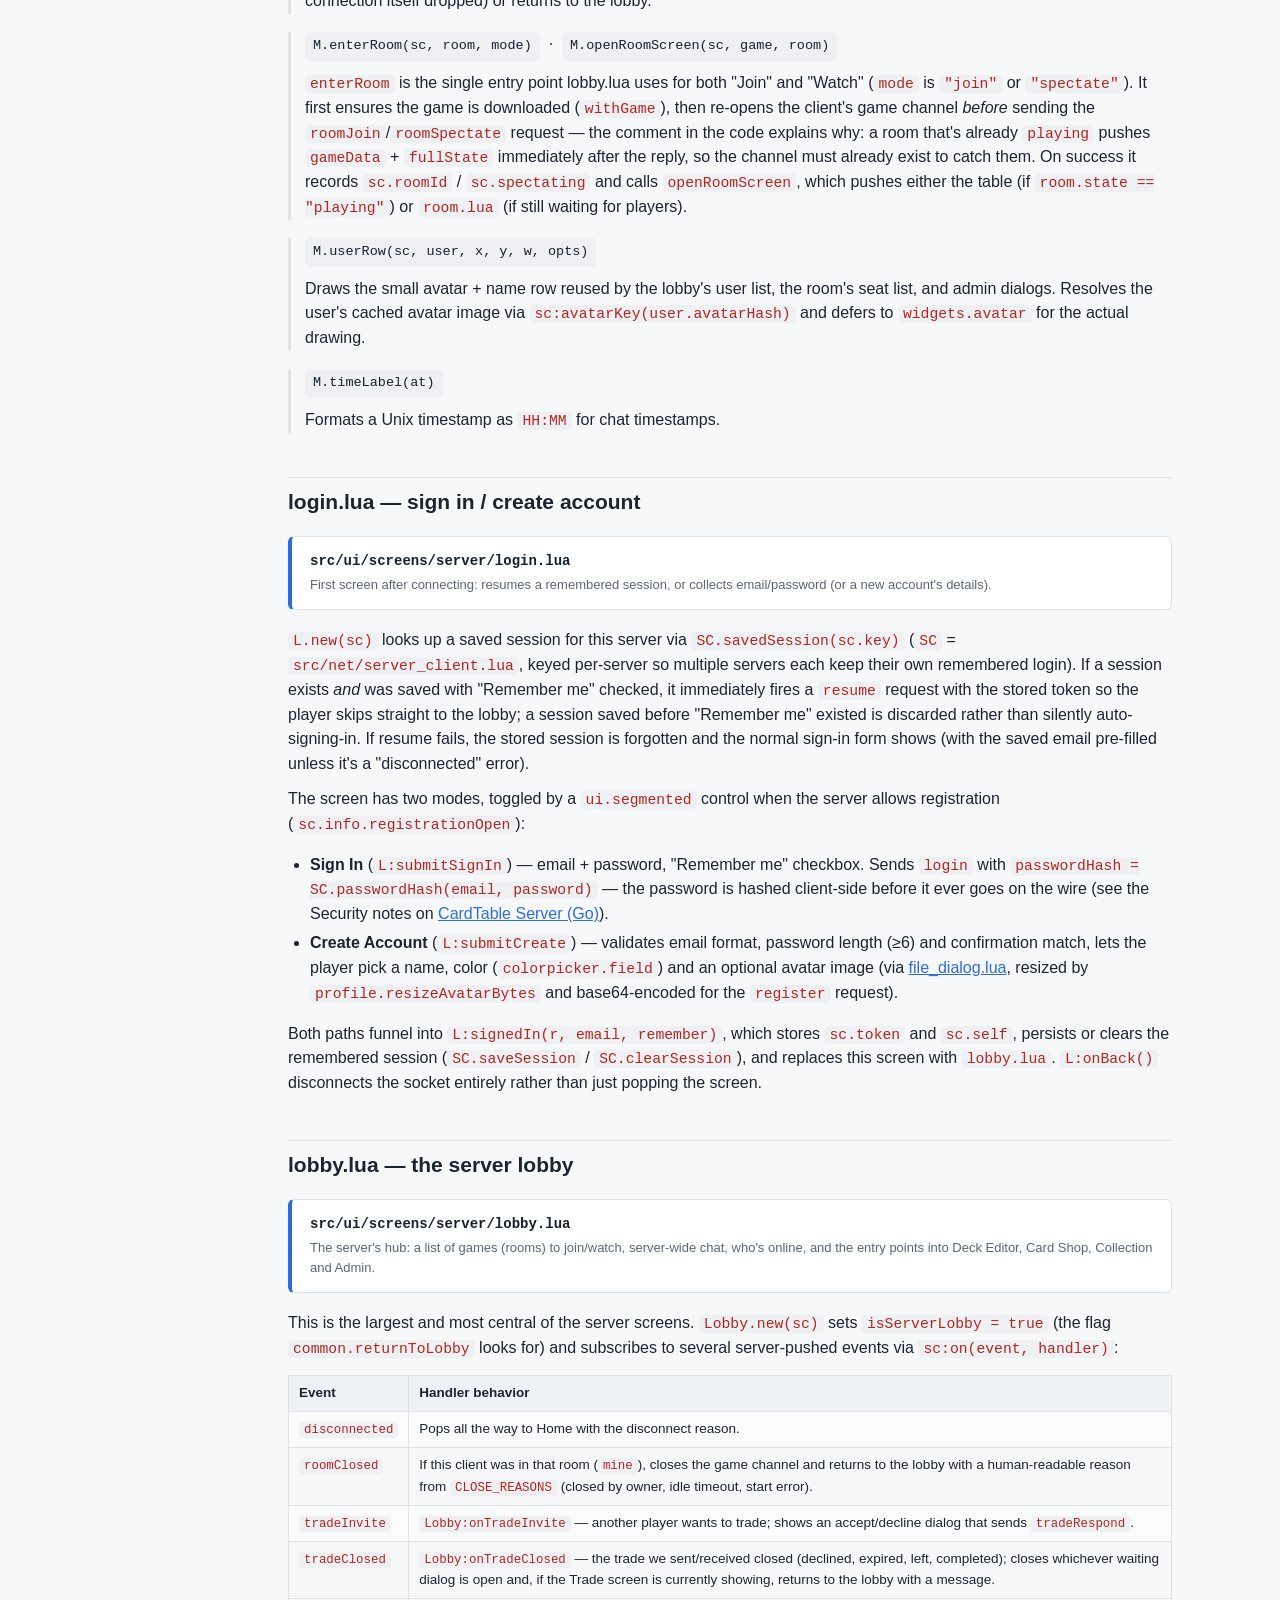
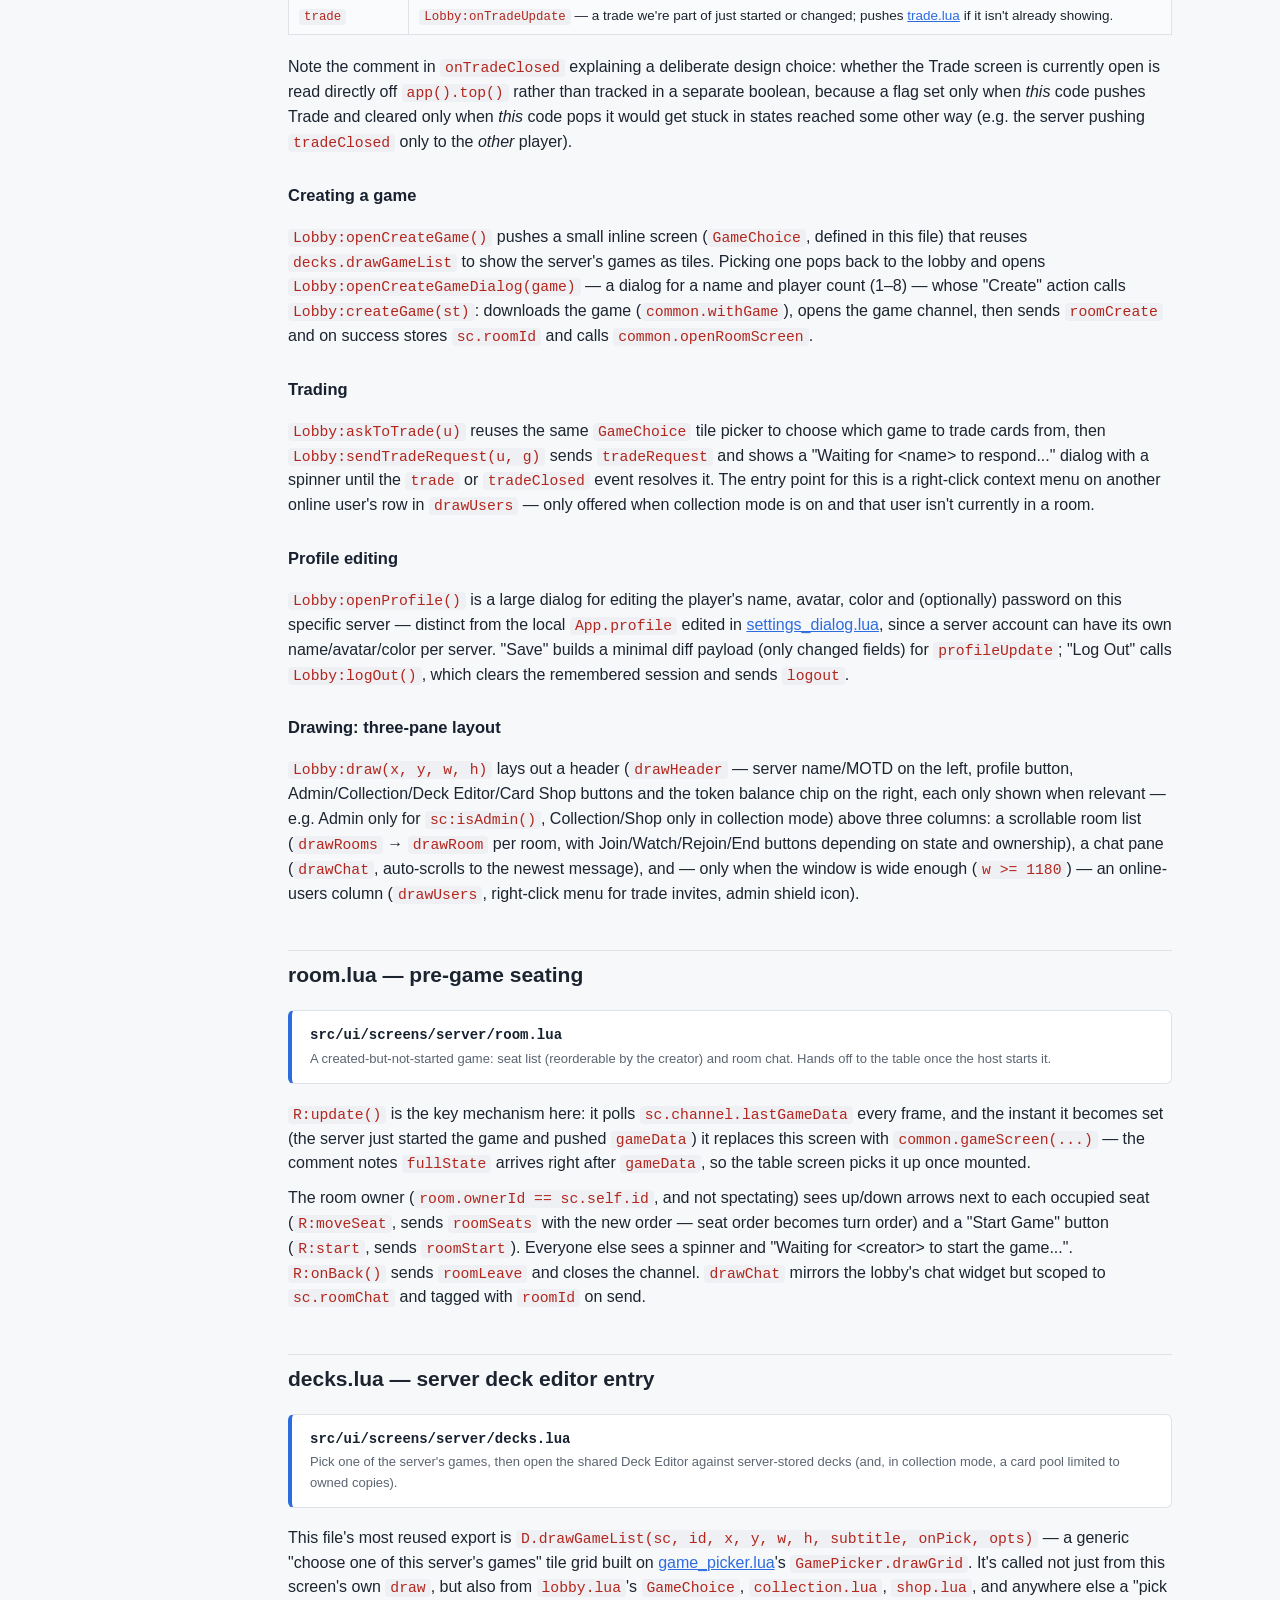
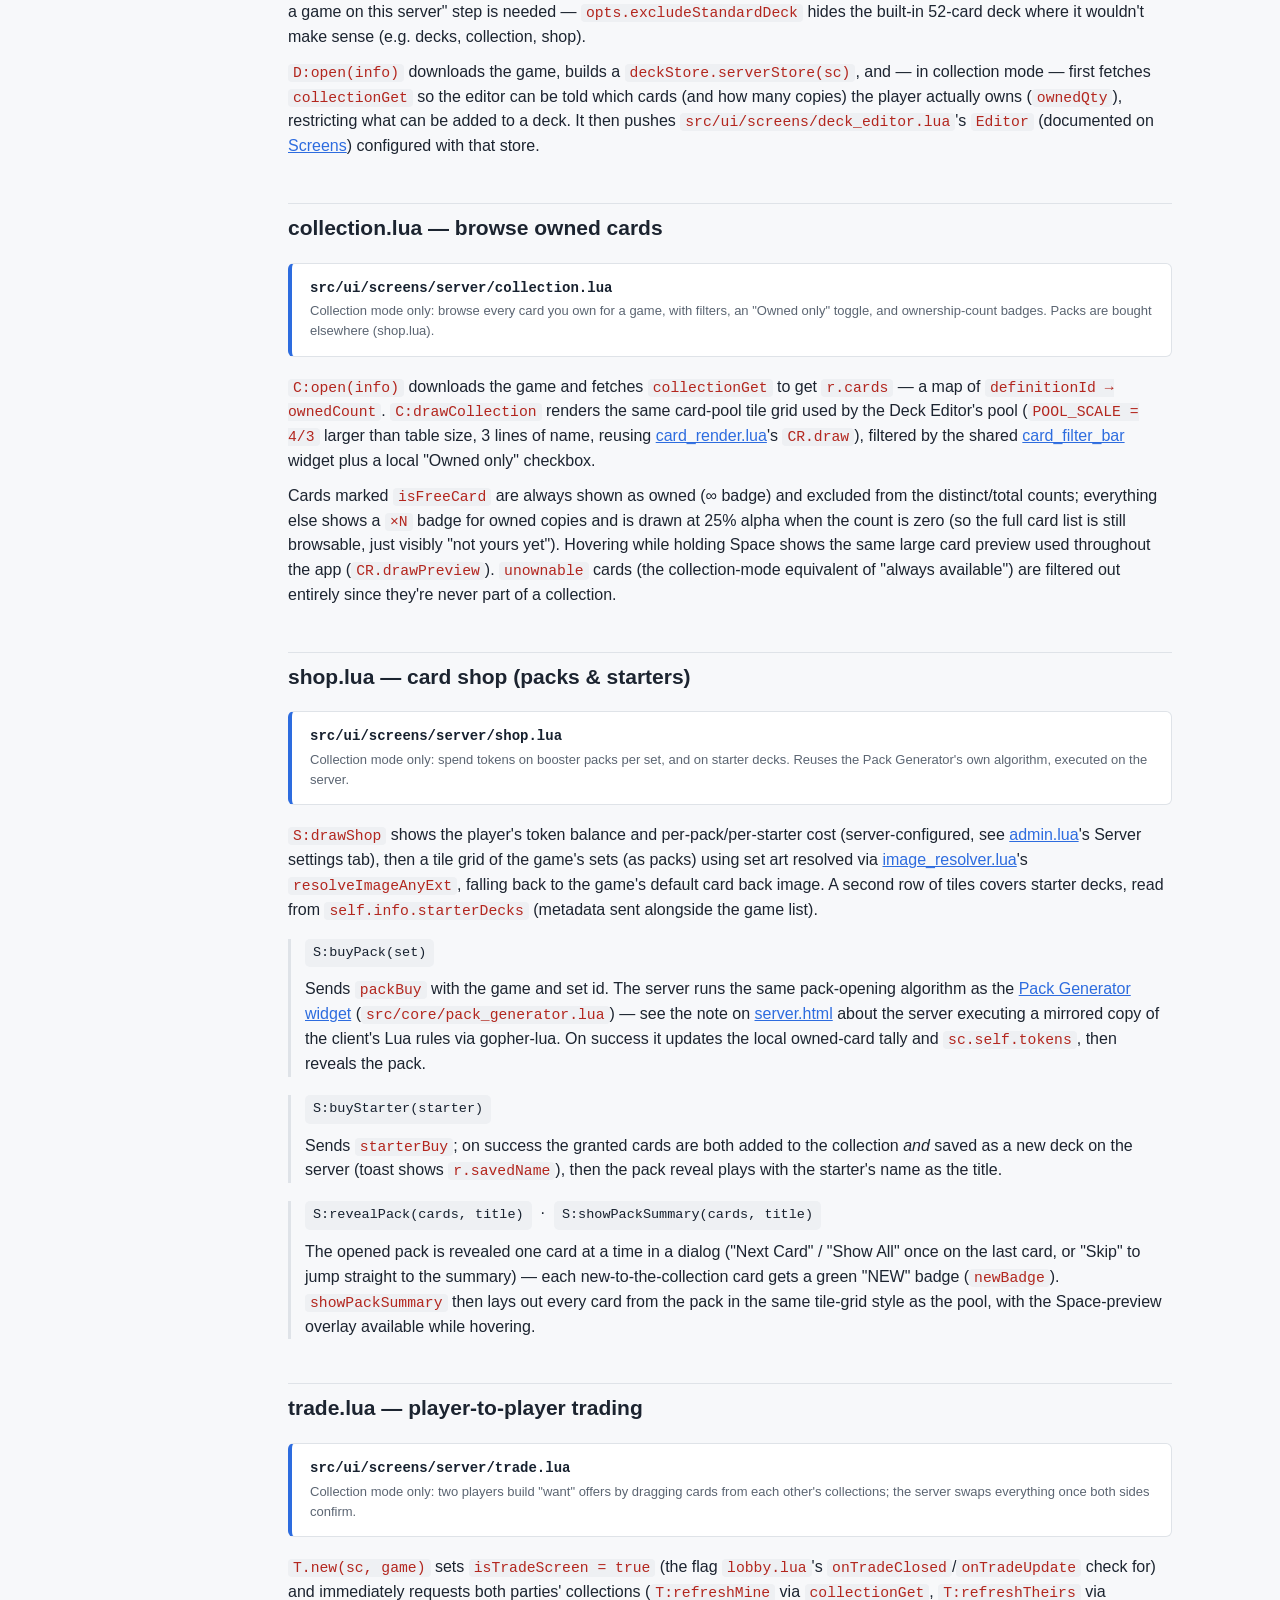
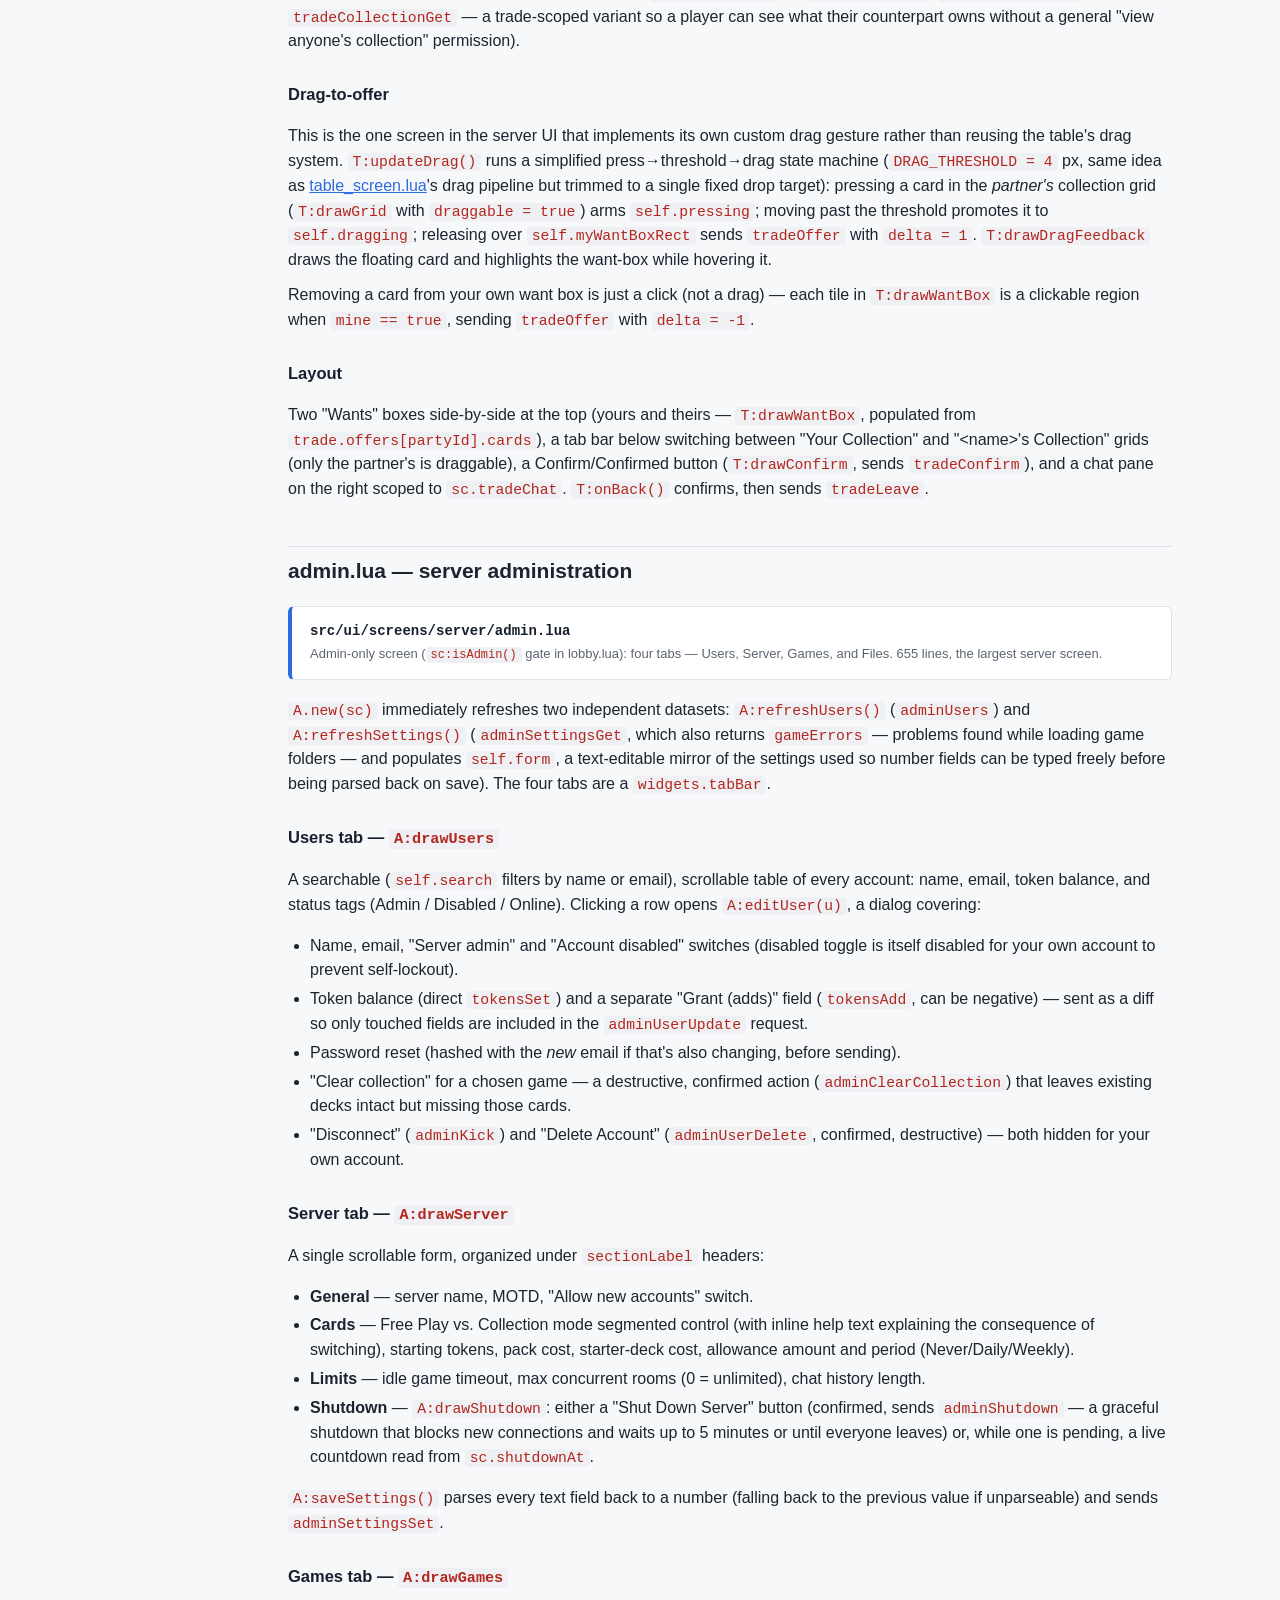
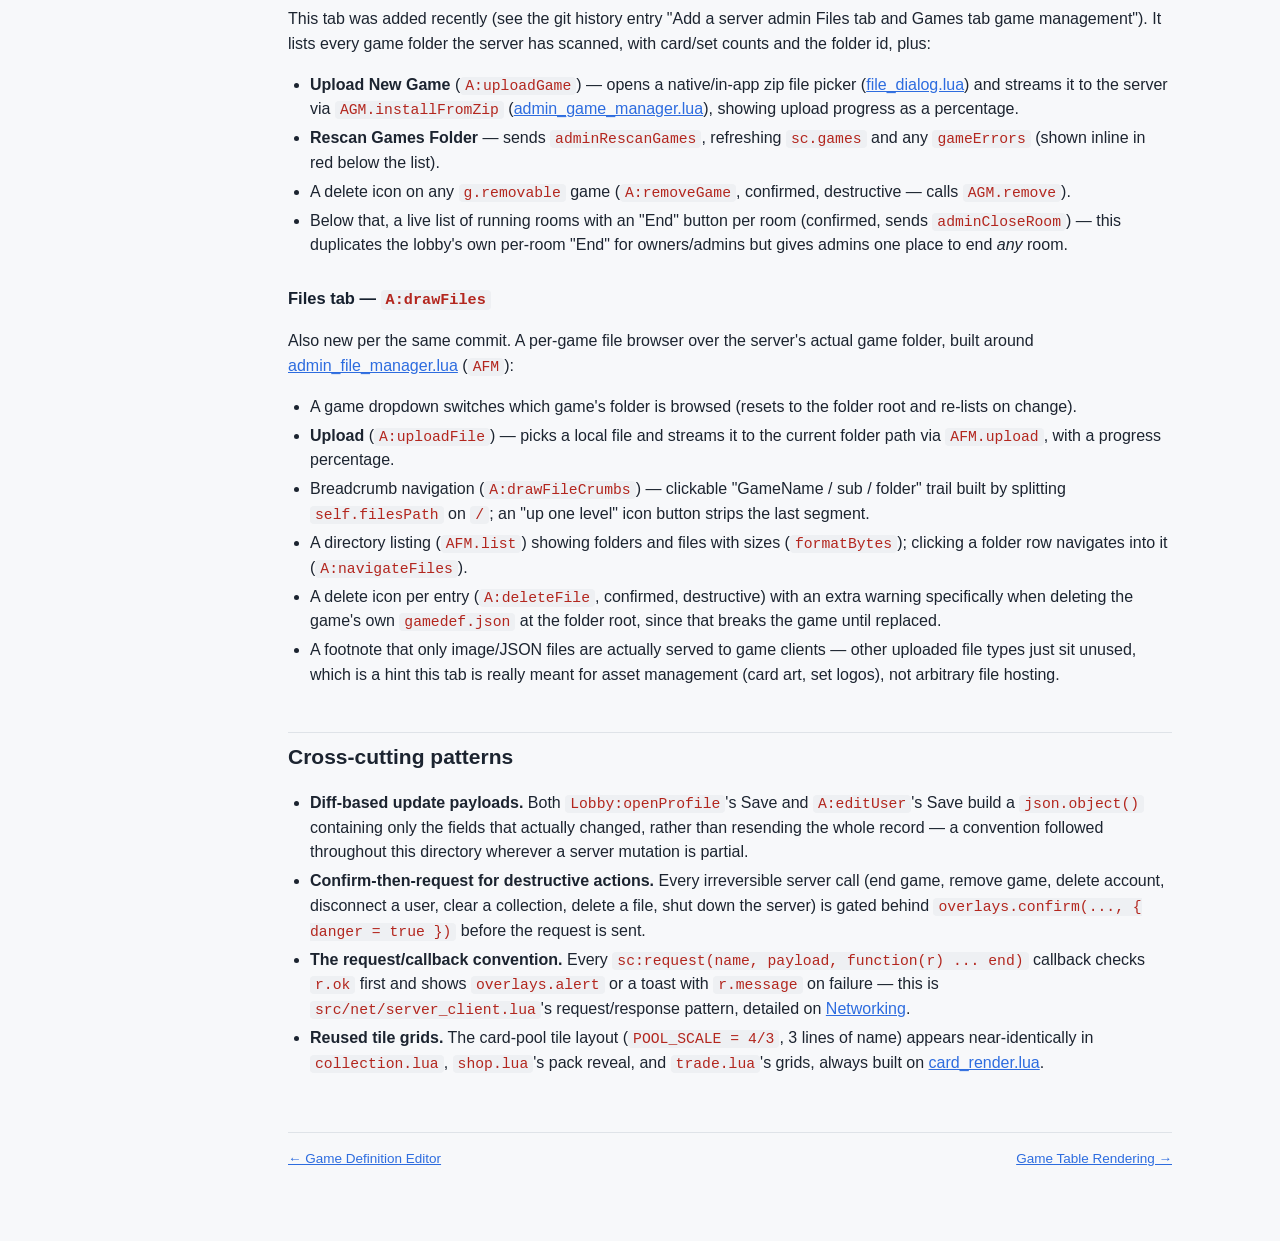
<file: docs/ui-server-screens.html>
<!doctype html>
<html lang="en">
<head>
<meta charset="utf-8">
<title>Multiplayer Lobby Screens — CardTable Docs</title>
<link rel="stylesheet" href="assets/style.css">
</head>
<body>
<nav class="sidenav">
  <a class="brand" href="index.html">CardTable<small>Codebase Documentation</small></a>
  <div class="group-label">Application</div>
  <a href="architecture.html">Architecture &amp; App Lifecycle</a>
  <a href="ui-framework.html">UI Toolkit (kit)</a>
  <div class="group-label">User Interface</div>
  <a href="ui-screens.html">Screens</a>
  <a href="ui-gamedef-editor.html">Game Definition Editor</a>
  <a href="ui-server-screens.html" class="current">Multiplayer Lobby Screens</a>
  <a href="ui-table.html">Game Table Rendering</a>
  <div class="group-label">Engine &amp; Data</div>
  <a href="core.html">Core Rules Engine</a>
  <a href="game.html">Game Session &amp; Controller</a>
  <a href="data.html">Data &amp; Persistence</a>
  <div class="group-label">Platform &amp; Network</div>
  <a href="net.html">Networking</a>
  <a href="platform.html">Platform Integration</a>
  <div class="group-label">Server</div>
  <a href="server.html">CardTable Server (Go)</a>
  <div class="group-label">Quality</div>
  <a href="tests-tools.html">Tests &amp; Tools</a>
</nav>
<main class="page">
  <header class="page-head">
    <div class="crumb"><a href="index.html">Home</a> / User Interface</div>
    <h1>Multiplayer Lobby Screens</h1>
    <div class="subtitle">Screens for connecting to and playing on a CardTable lobby server.</div>
  </header>

  <div class="toc">
    <div class="toc-title">On this page</div>
    <ul>
      <li><a href="#overview">Overview &amp; screen flow</a></li>
      <li><a href="#common">common.lua — shared helpers</a></li>
      <li><a href="#login">login.lua — sign in / create account</a></li>
      <li><a href="#lobby">lobby.lua — the server lobby</a></li>
      <li><a href="#room">room.lua — pre-game seating</a></li>
      <li><a href="#decks">decks.lua — server deck editor entry</a></li>
      <li><a href="#collection">collection.lua — browse owned cards</a></li>
      <li><a href="#shop">shop.lua — card shop (packs &amp; starters)</a></li>
      <li><a href="#trade">trade.lua — player-to-player trading</a></li>
      <li><a href="#admin">admin.lua — server administration</a></li>
      <li><a href="#cross-cutting">Cross-cutting patterns</a></li>
    </ul>
  </div>

  <h2 id="overview">Overview &amp; screen flow</h2>
  <p>
    This directory (<code>src/ui/screens/server/</code>) holds every screen that only exists while the client is
    connected to a <strong>CardTable Server</strong> — the companion Go lobby server documented on
    <a href="server.html">CardTable Server (Go)</a>. A player reaches this stack from
    <a href="ui-screens.html">multiplayer.lua</a>'s "Join Game" flow, which opens a TCP connection and hands it to
    these screens as a <code>src/net/server_client.lua</code> instance (<code>sc</code> in nearly every file here —
    see <a href="net.html">Networking</a> for the wire protocol and connection lifecycle).
  </p>
  <p>The screen stack flows roughly like this:</p>
  <pre>login.lua  --(sign in / register)-->  lobby.lua
lobby.lua  --(Create Game / Join / Watch)-->  room.lua  --(host starts)-->  table (ui-table.html)
lobby.lua  --(header buttons)-->  decks.lua | collection.lua | shop.lua | admin.lua
lobby.lua  --(Ask to Trade)-->  trade.lua</pre>
  <p>
    Every one of these screens is a plain Lua table built with <code>setmetatable</code> following the
    <code>App</code> screen-object contract described in <a href="architecture.html">Architecture &amp; App
    Lifecycle</a> (<code>title</code>, <code>draw(x,y,w,h)</code>, optional <code>onBack()</code>, <code>update(dt)</code>,
    etc.), and they are all built from the immediate-mode widgets in
    <a href="ui-framework.html">the UI toolkit</a> (<code>ui</code>, <code>theme</code>, <code>overlays</code>,
    <code>widgets</code>).
  </p>

  <h2 id="common">common.lua — shared helpers</h2>
  <div class="filecard">
    <div class="path">src/ui/screens/server/common.lua</div>
    <div class="role">Helpers shared by every server screen: downloading a game before use, entering/leaving rooms, a user avatar+name row, and time formatting.</div>
  </div>
  <p>
    Rather than a base class, CardTable shares behavior between these screens through a small module of free
    functions. Every other file in this directory <code>require</code>s it as <code>common</code>.
  </p>
  <div class="fn">
    <span class="sig">M.withGame(sc, gameId, onReady)</span>
    <p>
      Makes sure the local copy of a server game is present and current before using it. It calls
      <code>assetSync.ensureGame</code> (see <a href="net.html">asset_sync.lua</a>) which diffs the server's game
      folder against the client's cache and downloads anything missing or changed. While that's in flight it shows
      a non-dismissible progress dialog ("Downloading &lt;game&gt;...") built with <code>overlays.dialog</code>,
      reporting files-done/total and bytes downloaded, and a note that already-cached files are reused. Once ready,
      <code>onReady(game)</code> runs with the fully loaded <code>GameDefinition</code> (see
      <a href="core.html#models-lua">src/core/models.lua</a>).
    </p>
  </div>
  <div class="fn">
    <span class="sig">M.returnToLobby(message)</span>
    <p>Pops every screen above the server lobby (identified by <code>screen.isServerLobby == true</code>, a flag only <code>lobby.lua</code> sets), then shows <code>message</code> as a toast if given. Used whenever a room/game/trade ends and the player needs to land back at the lobby regardless of how many screens are currently stacked above it.</p>
  </div>
  <div class="fn">
    <span class="sig">M.gameScreen(sc, game, spectating)</span>
    <p>
      Builds the actual gameplay screen for a running room: a <code>MP.ClientGame</code> instance from
      <a href="ui-screens.html">src/ui/screens/multiplayer.lua</a>, which wires the room's live game channel to the
      shared <a href="ui-table.html">table screen</a>. Spectators are given the id <code>"spectator:" .. sc.self.id</code>
      (matching a filtering convention the server applies for watch-only viewers). Passes through
      <code>collectionMode</code> (from the room), a <code>deckStore</code> bound to this server
      (<code>deckStore.serverStore(sc)</code>, see <a href="data.html">data.html</a>), and an <code>onExit</code>
      callback that sends <code>roomLeave</code>, closes the game channel, and either pops all the way home (if the
      connection itself dropped) or returns to the lobby.
    </p>
  </div>
  <div class="fn">
    <span class="sig">M.enterRoom(sc, room, mode)</span> &nbsp;·&nbsp; <span class="sig">M.openRoomScreen(sc, game, room)</span>
    <p>
      <code>enterRoom</code> is the single entry point lobby.lua uses for both "Join" and "Watch" (<code>mode</code>
      is <code>"join"</code> or <code>"spectate"</code>). It first ensures the game is downloaded
      (<code>withGame</code>), then re-opens the client's game channel <em>before</em> sending the
      <code>roomJoin</code>/<code>roomSpectate</code> request — the comment in the code explains why: a room that's
      already <code>playing</code> pushes <code>gameData</code> + <code>fullState</code> immediately after the
      reply, so the channel must already exist to catch them. On success it records <code>sc.roomId</code> /
      <code>sc.spectating</code> and calls <code>openRoomScreen</code>, which pushes either the table (if
      <code>room.state == "playing"</code>) or <code>room.lua</code> (if still waiting for players).
    </p>
  </div>
  <div class="fn">
    <span class="sig">M.userRow(sc, user, x, y, w, opts)</span>
    <p>Draws the small avatar + name row reused by the lobby's user list, the room's seat list, and admin dialogs. Resolves the user's cached avatar image via <code>sc:avatarKey(user.avatarHash)</code> and defers to <code>widgets.avatar</code> for the actual drawing.</p>
  </div>
  <div class="fn"><span class="sig">M.timeLabel(at)</span><p>Formats a Unix timestamp as <code>HH:MM</code> for chat timestamps.</p></div>

  <h2 id="login">login.lua — sign in / create account</h2>
  <div class="filecard">
    <div class="path">src/ui/screens/server/login.lua</div>
    <div class="role">First screen after connecting: resumes a remembered session, or collects email/password (or a new account's details).</div>
  </div>
  <p>
    <code>L.new(sc)</code> looks up a saved session for this server via <code>SC.savedSession(sc.key)</code>
    (<code>SC</code> = <code>src/net/server_client.lua</code>, keyed per-server so multiple servers each keep their
    own remembered login). If a session exists <em>and</em> was saved with "Remember me" checked, it immediately
    fires a <code>resume</code> request with the stored token so the player skips straight to the lobby; a session
    saved before "Remember me" existed is discarded rather than silently auto-signing-in. If resume fails, the
    stored session is forgotten and the normal sign-in form shows (with the saved email pre-filled unless it's a
    "disconnected" error).
  </p>
  <p>The screen has two modes, toggled by a <code>ui.segmented</code> control when the server allows registration (<code>sc.info.registrationOpen</code>):</p>
  <ul>
    <li><strong>Sign In</strong> (<code>L:submitSignIn</code>) — email + password, "Remember me" checkbox. Sends <code>login</code> with <code>passwordHash = SC.passwordHash(email, password)</code> — the password is hashed client-side before it ever goes on the wire (see the Security notes on <a href="server.html">CardTable Server (Go)</a>).</li>
    <li><strong>Create Account</strong> (<code>L:submitCreate</code>) — validates email format, password length (≥6) and confirmation match, lets the player pick a name, color (<code>colorpicker.field</code>) and an optional avatar image (via <a href="platform.html">file_dialog.lua</a>, resized by <code>profile.resizeAvatarBytes</code> and base64-encoded for the <code>register</code> request).</li>
  </ul>
  <p>
    Both paths funnel into <code>L:signedIn(r, email, remember)</code>, which stores <code>sc.token</code> and
    <code>sc.self</code>, persists or clears the remembered session (<code>SC.saveSession</code> /
    <code>SC.clearSession</code>), and replaces this screen with <code>lobby.lua</code>.
    <code>L:onBack()</code> disconnects the socket entirely rather than just popping the screen.
  </p>

  <h2 id="lobby">lobby.lua — the server lobby</h2>
  <div class="filecard">
    <div class="path">src/ui/screens/server/lobby.lua</div>
    <div class="role">The server's hub: a list of games (rooms) to join/watch, server-wide chat, who's online, and the entry points into Deck Editor, Card Shop, Collection and Admin.</div>
  </div>
  <p>This is the largest and most central of the server screens. <code>Lobby.new(sc)</code> sets <code>isServerLobby = true</code> (the flag <code>common.returnToLobby</code> looks for) and subscribes to several server-pushed events via <code>sc:on(event, handler)</code>:</p>
  <table>
    <tr><th>Event</th><th>Handler behavior</th></tr>
    <tr><td><code>disconnected</code></td><td>Pops all the way to Home with the disconnect reason.</td></tr>
    <tr><td><code>roomClosed</code></td><td>If this client was in that room (<code>mine</code>), closes the game channel and returns to the lobby with a human-readable reason from <code>CLOSE_REASONS</code> (closed by owner, idle timeout, start error).</td></tr>
    <tr><td><code>tradeInvite</code></td><td><code>Lobby:onTradeInvite</code> — another player wants to trade; shows an accept/decline dialog that sends <code>tradeRespond</code>.</td></tr>
    <tr><td><code>tradeClosed</code></td><td><code>Lobby:onTradeClosed</code> — the trade we sent/received closed (declined, expired, left, completed); closes whichever waiting dialog is open and, if the Trade screen is currently showing, returns to the lobby with a message.</td></tr>
    <tr><td><code>trade</code></td><td><code>Lobby:onTradeUpdate</code> — a trade we're part of just started or changed; pushes <a href="#trade">trade.lua</a> if it isn't already showing.</td></tr>
  </table>
  <p>
    Note the comment in <code>onTradeClosed</code> explaining a deliberate design choice: whether the Trade screen is
    currently open is read directly off <code>app().top()</code> rather than tracked in a separate boolean, because a
    flag set only when <em>this</em> code pushes Trade and cleared only when <em>this</em> code pops it would get
    stuck in states reached some other way (e.g. the server pushing <code>tradeClosed</code> only to the
    <em>other</em> player).
  </p>
  <h3>Creating a game</h3>
  <p>
    <code>Lobby:openCreateGame()</code> pushes a small inline screen (<code>GameChoice</code>, defined in this file)
    that reuses <code>decks.drawGameList</code> to show the server's games as tiles. Picking one pops back to the
    lobby and opens <code>Lobby:openCreateGameDialog(game)</code> — a dialog for a name and player count (1–8) — whose
    "Create" action calls <code>Lobby:createGame(st)</code>: downloads the game (<code>common.withGame</code>), opens
    the game channel, then sends <code>roomCreate</code> and on success stores <code>sc.roomId</code> and calls
    <code>common.openRoomScreen</code>.
  </p>
  <h3>Trading</h3>
  <p>
    <code>Lobby:askToTrade(u)</code> reuses the same <code>GameChoice</code> tile picker to choose which game to
    trade cards from, then <code>Lobby:sendTradeRequest(u, g)</code> sends <code>tradeRequest</code> and shows a
    "Waiting for &lt;name&gt; to respond..." dialog with a spinner until the <code>trade</code> or
    <code>tradeClosed</code> event resolves it. The entry point for this is a right-click context menu on another
    online user's row in <code>drawUsers</code> — only offered when collection mode is on and that user isn't
    currently in a room.
  </p>
  <h3>Profile editing</h3>
  <p>
    <code>Lobby:openProfile()</code> is a large dialog for editing the player's name, avatar, color and (optionally)
    password on this specific server — distinct from the local <code>App.profile</code> edited in
    <a href="ui-screens.html">settings_dialog.lua</a>, since a server account can have its own name/avatar/color per
    server. "Save" builds a minimal diff payload (only changed fields) for <code>profileUpdate</code>; "Log Out"
    calls <code>Lobby:logOut()</code>, which clears the remembered session and sends <code>logout</code>.
  </p>
  <h3>Drawing: three-pane layout</h3>
  <p>
    <code>Lobby:draw(x, y, w, h)</code> lays out a header (<code>drawHeader</code> — server name/MOTD on the left,
    profile button, Admin/Collection/Deck Editor/Card Shop buttons and the token balance chip on the right, each only
    shown when relevant — e.g. Admin only for <code>sc:isAdmin()</code>, Collection/Shop only in collection mode)
    above three columns: a scrollable room list (<code>drawRooms</code> → <code>drawRoom</code> per room, with
    Join/Watch/Rejoin/End buttons depending on state and ownership), a chat pane (<code>drawChat</code>, auto-scrolls
    to the newest message), and — only when the window is wide enough (<code>w >= 1180</code>) — an online-users
    column (<code>drawUsers</code>, right-click menu for trade invites, admin shield icon).
  </p>

  <h2 id="room">room.lua — pre-game seating</h2>
  <div class="filecard">
    <div class="path">src/ui/screens/server/room.lua</div>
    <div class="role">A created-but-not-started game: seat list (reorderable by the creator) and room chat. Hands off to the table once the host starts it.</div>
  </div>
  <p>
    <code>R:update()</code> is the key mechanism here: it polls <code>sc.channel.lastGameData</code> every frame,
    and the instant it becomes set (the server just started the game and pushed <code>gameData</code>) it replaces
    this screen with <code>common.gameScreen(...)</code> — the comment notes <code>fullState</code> arrives right
    after <code>gameData</code>, so the table screen picks it up once mounted.
  </p>
  <p>
    The room owner (<code>room.ownerId == sc.self.id</code>, and not spectating) sees up/down arrows next to each
    occupied seat (<code>R:moveSeat</code>, sends <code>roomSeats</code> with the new order — seat order becomes turn
    order) and a "Start Game" button (<code>R:start</code>, sends <code>roomStart</code>). Everyone else sees a
    spinner and "Waiting for &lt;creator&gt; to start the game...". <code>R:onBack()</code> sends
    <code>roomLeave</code> and closes the channel. <code>drawChat</code> mirrors the lobby's chat widget but scoped to
    <code>sc.roomChat</code> and tagged with <code>roomId</code> on send.
  </p>

  <h2 id="decks">decks.lua — server deck editor entry</h2>
  <div class="filecard">
    <div class="path">src/ui/screens/server/decks.lua</div>
    <div class="role">Pick one of the server's games, then open the shared Deck Editor against server-stored decks (and, in collection mode, a card pool limited to owned copies).</div>
  </div>
  <p>
    This file's most reused export is <code>D.drawGameList(sc, id, x, y, w, h, subtitle, onPick, opts)</code> — a
    generic "choose one of this server's games" tile grid built on
    <a href="ui-screens.html">game_picker.lua</a>'s <code>GamePicker.drawGrid</code>. It's called not just from this
    screen's own <code>draw</code>, but also from <code>lobby.lua</code>'s <code>GameChoice</code>,
    <code>collection.lua</code>, <code>shop.lua</code>, and anywhere else a "pick a game on this server" step is
    needed — <code>opts.excludeStandardDeck</code> hides the built-in 52-card deck where it wouldn't make sense
    (e.g. decks, collection, shop).
  </p>
  <p>
    <code>D:open(info)</code> downloads the game, builds a <code>deckStore.serverStore(sc)</code>, and — in
    collection mode — first fetches <code>collectionGet</code> so the editor can be told which cards (and how many
    copies) the player actually owns (<code>ownedQty</code>), restricting what can be added to a deck. It then pushes
    <code>src/ui/screens/deck_editor.lua</code>'s <code>Editor</code> (documented on <a href="ui-screens.html">Screens</a>) configured with that store.
  </p>

  <h2 id="collection">collection.lua — browse owned cards</h2>
  <div class="filecard">
    <div class="path">src/ui/screens/server/collection.lua</div>
    <div class="role">Collection mode only: browse every card you own for a game, with filters, an "Owned only" toggle, and ownership-count badges. Packs are bought elsewhere (shop.lua).</div>
  </div>
  <p>
    <code>C:open(info)</code> downloads the game and fetches <code>collectionGet</code> to get <code>r.cards</code>
    — a map of <code>definitionId → ownedCount</code>. <code>C:drawCollection</code> renders the same card-pool tile
    grid used by the Deck Editor's pool (<code>POOL_SCALE = 4/3</code> larger than table size, 3 lines of name,
    reusing <a href="ui-table.html#card-render">card_render.lua</a>'s <code>CR.draw</code>), filtered by the shared
    <a href="ui-framework.html">card_filter_bar</a> widget plus a local "Owned only" checkbox.
  </p>
  <p>
    Cards marked <code>isFreeCard</code> are always shown as owned (∞ badge) and excluded from the
    distinct/total counts; everything else shows a <code>×N</code> badge for owned copies and is drawn at 25% alpha
    when the count is zero (so the full card list is still browsable, just visibly "not yours yet"). Hovering while
    holding Space shows the same large card preview used throughout the app
    (<code>CR.drawPreview</code>). <code>unownable</code> cards (the collection-mode equivalent of "always
    available") are filtered out entirely since they're never part of a collection.
  </p>

  <h2 id="shop">shop.lua — card shop (packs &amp; starters)</h2>
  <div class="filecard">
    <div class="path">src/ui/screens/server/shop.lua</div>
    <div class="role">Collection mode only: spend tokens on booster packs per set, and on starter decks. Reuses the Pack Generator's own algorithm, executed on the server.</div>
  </div>
  <p>
    <code>S:drawShop</code> shows the player's token balance and per-pack/per-starter cost (server-configured, see
    <a href="#admin">admin.lua</a>'s Server settings tab), then a tile grid of the game's sets (as packs) using
    set art resolved via <a href="data.html">image_resolver.lua</a>'s <code>resolveImageAnyExt</code>, falling back
    to the game's default card back image. A second row of tiles covers starter decks, read from
    <code>self.info.starterDecks</code> (metadata sent alongside the game list).
  </p>
  <div class="fn">
    <span class="sig">S:buyPack(set)</span>
    <p>Sends <code>packBuy</code> with the game and set id. The server runs the same pack-opening algorithm as the <a href="core.html#pack-generator-lua">Pack Generator widget</a> (<code>src/core/pack_generator.lua</code>) — see the note on <a href="server.html">server.html</a> about the server executing a mirrored copy of the client's Lua rules via gopher-lua. On success it updates the local owned-card tally and <code>sc.self.tokens</code>, then reveals the pack.</p>
  </div>
  <div class="fn">
    <span class="sig">S:buyStarter(starter)</span>
    <p>Sends <code>starterBuy</code>; on success the granted cards are both added to the collection <em>and</em> saved as a new deck on the server (toast shows <code>r.savedName</code>), then the pack reveal plays with the starter's name as the title.</p>
  </div>
  <div class="fn">
    <span class="sig">S:revealPack(cards, title)</span> &nbsp;·&nbsp; <span class="sig">S:showPackSummary(cards, title)</span>
    <p>
      The opened pack is revealed one card at a time in a dialog ("Next Card" / "Show All" once on the
      last card, or "Skip" to jump straight to the summary) — each new-to-the-collection card gets a green "NEW"
      badge (<code>newBadge</code>). <code>showPackSummary</code> then lays out every card from the pack in the same
      tile-grid style as the pool, with the Space-preview overlay available while hovering.
    </p>
  </div>

  <h2 id="trade">trade.lua — player-to-player trading</h2>
  <div class="filecard">
    <div class="path">src/ui/screens/server/trade.lua</div>
    <div class="role">Collection mode only: two players build "want" offers by dragging cards from each other's collections; the server swaps everything once both sides confirm.</div>
  </div>
  <p>
    <code>T.new(sc, game)</code> sets <code>isTradeScreen = true</code> (the flag <code>lobby.lua</code>'s
    <code>onTradeClosed</code>/<code>onTradeUpdate</code> check for) and immediately requests both parties'
    collections (<code>T:refreshMine</code> via <code>collectionGet</code>, <code>T:refreshTheirs</code> via
    <code>tradeCollectionGet</code> — a trade-scoped variant so a player can see what their counterpart owns without
    a general "view anyone's collection" permission).
  </p>
  <h3>Drag-to-offer</h3>
  <p>
    This is the one screen in the server UI that implements its own custom drag gesture rather than reusing the
    table's drag system. <code>T:updateDrag()</code> runs a simplified press→threshold→drag state machine
    (<code>DRAG_THRESHOLD = 4</code> px, same idea as <a href="ui-table.html">table_screen.lua</a>'s drag pipeline
    but trimmed to a single fixed drop target): pressing a card in the <em>partner's</em> collection grid
    (<code>T:drawGrid</code> with <code>draggable = true</code>) arms <code>self.pressing</code>; moving past the
    threshold promotes it to <code>self.dragging</code>; releasing over <code>self.myWantBoxRect</code> sends
    <code>tradeOffer</code> with <code>delta = 1</code>. <code>T:drawDragFeedback</code> draws the floating card and
    highlights the want-box while hovering it.
  </p>
  <p>
    Removing a card from your own want box is just a click (not a drag) — each tile in
    <code>T:drawWantBox</code> is a clickable region when <code>mine == true</code>, sending <code>tradeOffer</code>
    with <code>delta = -1</code>.
  </p>
  <h3>Layout</h3>
  <p>
    Two "Wants" boxes side-by-side at the top (yours and theirs — <code>T:drawWantBox</code>, populated from
    <code>trade.offers[partyId].cards</code>), a tab bar below switching between "Your Collection" and
    "&lt;name&gt;'s Collection" grids (only the partner's is draggable), a Confirm/Confirmed button
    (<code>T:drawConfirm</code>, sends <code>tradeConfirm</code>), and a chat pane on the right scoped to
    <code>sc.tradeChat</code>. <code>T:onBack()</code> confirms, then sends <code>tradeLeave</code>.
  </p>

  <h2 id="admin">admin.lua — server administration</h2>
  <div class="filecard">
    <div class="path">src/ui/screens/server/admin.lua</div>
    <div class="role">Admin-only screen (<code>sc:isAdmin()</code> gate in lobby.lua): four tabs — Users, Server, Games, and Files. 655 lines, the largest server screen.</div>
  </div>
  <p>
    <code>A.new(sc)</code> immediately refreshes two independent datasets: <code>A:refreshUsers()</code>
    (<code>adminUsers</code>) and <code>A:refreshSettings()</code> (<code>adminSettingsGet</code>, which also
    returns <code>gameErrors</code> — problems found while loading game folders — and populates
    <code>self.form</code>, a text-editable mirror of the settings used so number fields can be typed freely before
    being parsed back on save). The four tabs are a <code>widgets.tabBar</code>.
  </p>
  <h3>Users tab — <code>A:drawUsers</code></h3>
  <p>
    A searchable (<code>self.search</code> filters by name or email), scrollable table of every account: name,
    email, token balance, and status tags (Admin / Disabled / Online). Clicking a row opens
    <code>A:editUser(u)</code>, a dialog covering:
  </p>
  <ul>
    <li>Name, email, "Server admin" and "Account disabled" switches (disabled toggle is itself disabled for your own account to prevent self-lockout).</li>
    <li>Token balance (direct <code>tokensSet</code>) and a separate "Grant (adds)" field (<code>tokensAdd</code>, can be negative) — sent as a diff so only touched fields are included in the <code>adminUserUpdate</code> request.</li>
    <li>Password reset (hashed with the <em>new</em> email if that's also changing, before sending).</li>
    <li>"Clear collection" for a chosen game — a destructive, confirmed action (<code>adminClearCollection</code>) that leaves existing decks intact but missing those cards.</li>
    <li>"Disconnect" (<code>adminKick</code>) and "Delete Account" (<code>adminUserDelete</code>, confirmed, destructive) — both hidden for your own account.</li>
  </ul>
  <h3>Server tab — <code>A:drawServer</code></h3>
  <p>A single scrollable form, organized under <code>sectionLabel</code> headers:</p>
  <ul>
    <li><strong>General</strong> — server name, MOTD, "Allow new accounts" switch.</li>
    <li><strong>Cards</strong> — Free Play vs. Collection mode segmented control (with inline help text explaining the consequence of switching), starting tokens, pack cost, starter-deck cost, allowance amount and period (Never/Daily/Weekly).</li>
    <li><strong>Limits</strong> — idle game timeout, max concurrent rooms (0 = unlimited), chat history length.</li>
    <li><strong>Shutdown</strong> — <code>A:drawShutdown</code>: either a "Shut Down Server" button (confirmed, sends <code>adminShutdown</code> — a graceful shutdown that blocks new connections and waits up to 5 minutes or until everyone leaves) or, while one is pending, a live countdown read from <code>sc.shutdownAt</code>.</li>
  </ul>
  <p><code>A:saveSettings()</code> parses every text field back to a number (falling back to the previous value if unparseable) and sends <code>adminSettingsSet</code>.</p>
  <h3>Games tab — <code>A:drawGames</code></h3>
  <p>
    This tab was added recently (see the git history entry "Add a server admin Files tab and Games tab game
    management"). It lists every game folder the server has scanned, with card/set counts and the folder id, plus:
  </p>
  <ul>
    <li><strong>Upload New Game</strong> (<code>A:uploadGame</code>) — opens a native/in-app zip file picker (<a href="platform.html">file_dialog.lua</a>) and streams it to the server via <code>AGM.installFromZip</code> (<a href="net.html">admin_game_manager.lua</a>), showing upload progress as a percentage.</li>
    <li><strong>Rescan Games Folder</strong> — sends <code>adminRescanGames</code>, refreshing <code>sc.games</code> and any <code>gameErrors</code> (shown inline in red below the list).</li>
    <li>A delete icon on any <code>g.removable</code> game (<code>A:removeGame</code>, confirmed, destructive — calls <code>AGM.remove</code>).</li>
    <li>Below that, a live list of running rooms with an "End" button per room (confirmed, sends <code>adminCloseRoom</code>) — this duplicates the lobby's own per-room "End" for owners/admins but gives admins one place to end <em>any</em> room.</li>
  </ul>
  <h3>Files tab — <code>A:drawFiles</code></h3>
  <p>
    Also new per the same commit. A per-game file browser over the server's actual game folder, built around
    <a href="net.html">admin_file_manager.lua</a> (<code>AFM</code>):
  </p>
  <ul>
    <li>A game dropdown switches which game's folder is browsed (resets to the folder root and re-lists on change).</li>
    <li><strong>Upload</strong> (<code>A:uploadFile</code>) — picks a local file and streams it to the current folder path via <code>AFM.upload</code>, with a progress percentage.</li>
    <li>Breadcrumb navigation (<code>A:drawFileCrumbs</code>) — clickable "GameName / sub / folder" trail built by splitting <code>self.filesPath</code> on <code>/</code>; an "up one level" icon button strips the last segment.</li>
    <li>A directory listing (<code>AFM.list</code>) showing folders and files with sizes (<code>formatBytes</code>); clicking a folder row navigates into it (<code>A:navigateFiles</code>).</li>
    <li>A delete icon per entry (<code>A:deleteFile</code>, confirmed, destructive) with an extra warning specifically when deleting the game's own <code>gamedef.json</code> at the folder root, since that breaks the game until replaced.</li>
    <li>A footnote that only image/JSON files are actually served to game clients — other uploaded file types just sit unused, which is a hint this tab is really meant for asset management (card art, set logos), not arbitrary file hosting.</li>
  </ul>

  <h2 id="cross-cutting">Cross-cutting patterns</h2>
  <ul>
    <li><strong>Diff-based update payloads.</strong> Both <code>Lobby:openProfile</code>'s Save and <code>A:editUser</code>'s Save build a <code>json.object()</code> containing only the fields that actually changed, rather than resending the whole record — a convention followed throughout this directory wherever a server mutation is partial.</li>
    <li><strong>Confirm-then-request for destructive actions.</strong> Every irreversible server call (end game, remove game, delete account, disconnect a user, clear a collection, delete a file, shut down the server) is gated behind <code>overlays.confirm(..., { danger = true })</code> before the request is sent.</li>
    <li><strong>The request/callback convention.</strong> Every <code>sc:request(name, payload, function(r) ... end)</code> callback checks <code>r.ok</code> first and shows <code>overlays.alert</code> or a toast with <code>r.message</code> on failure — this is <code>src/net/server_client.lua</code>'s request/response pattern, detailed on <a href="net.html">Networking</a>.</li>
    <li><strong>Reused tile grids.</strong> The card-pool tile layout (<code>POOL_SCALE = 4/3</code>, 3 lines of name) appears near-identically in <code>collection.lua</code>, <code>shop.lua</code>'s pack reveal, and <code>trade.lua</code>'s grids, always built on <a href="ui-table.html#card-render">card_render.lua</a>.</li>
  </ul>

  <div class="nextprev">
    <a href="ui-gamedef-editor.html">&larr; Game Definition Editor</a>
    <a href="ui-table.html">Game Table Rendering &rarr;</a>
  </div>
</main>
</body>
</html>
</file>
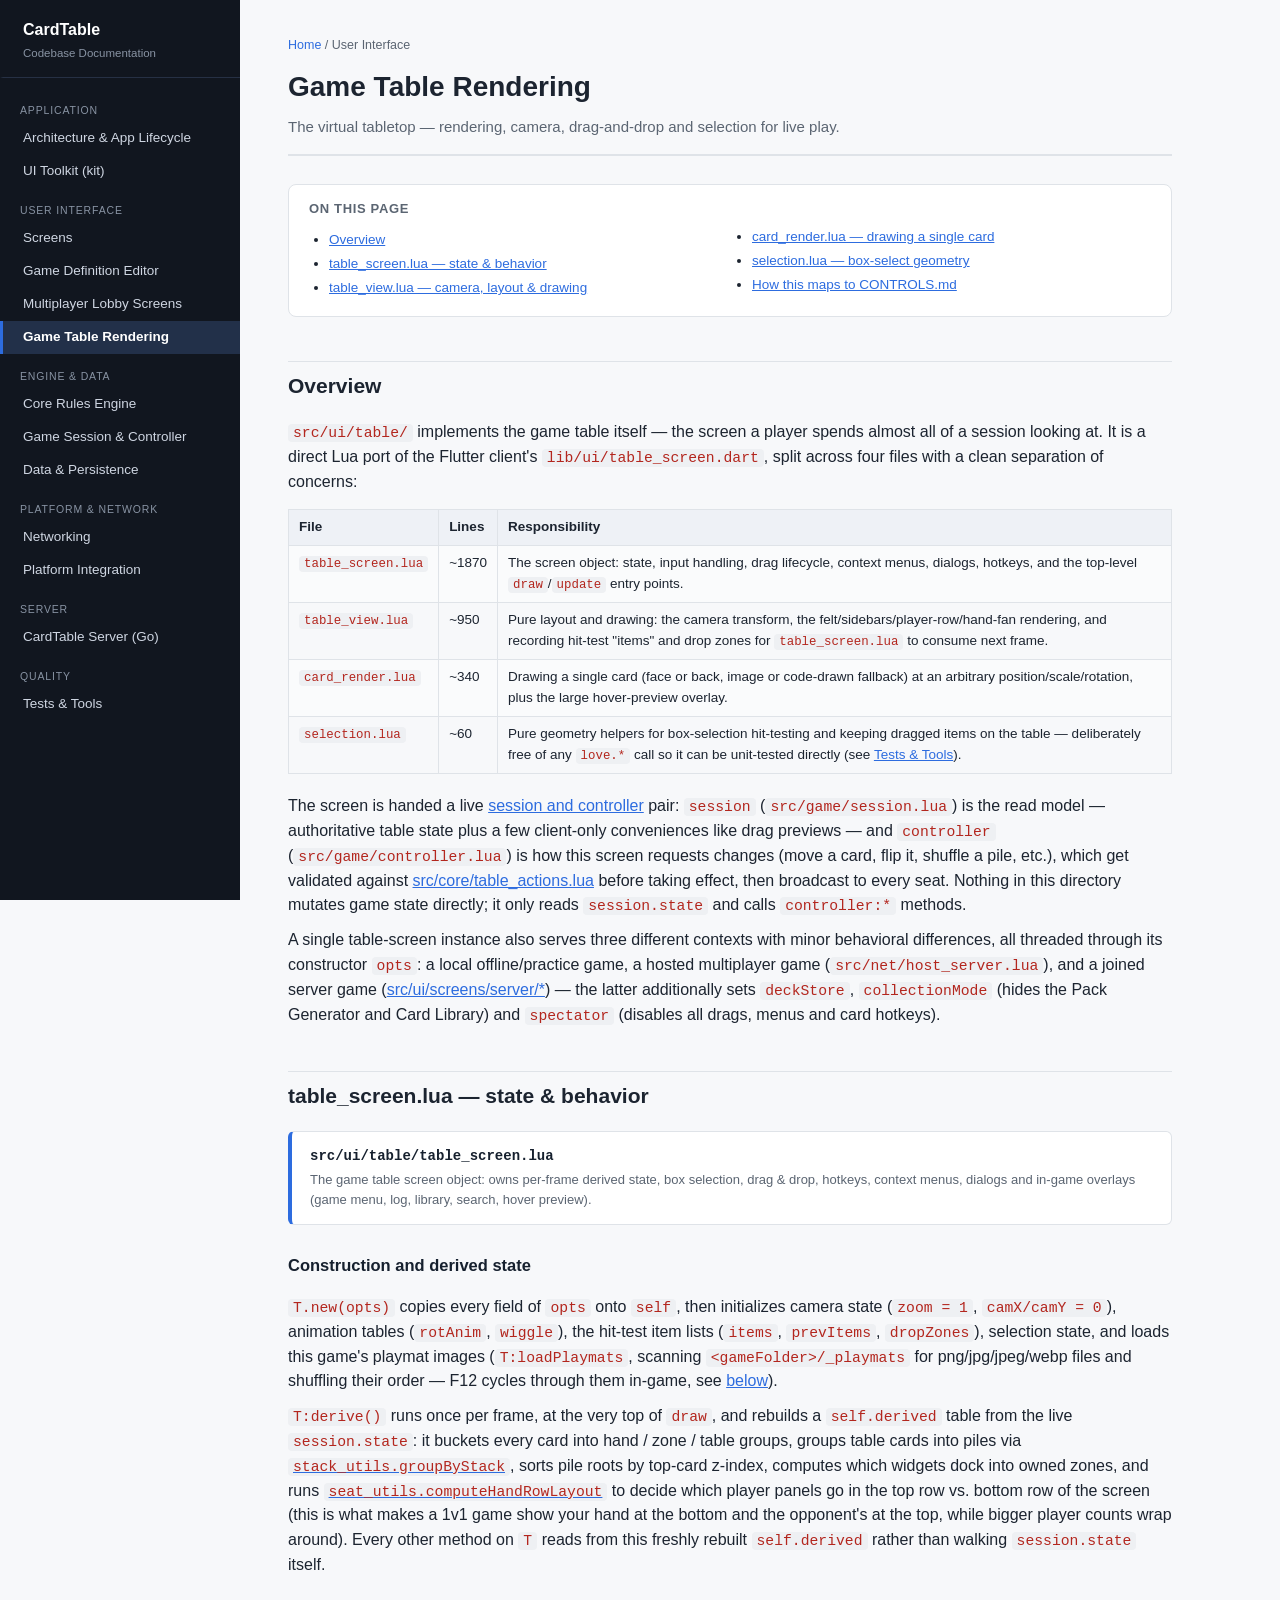
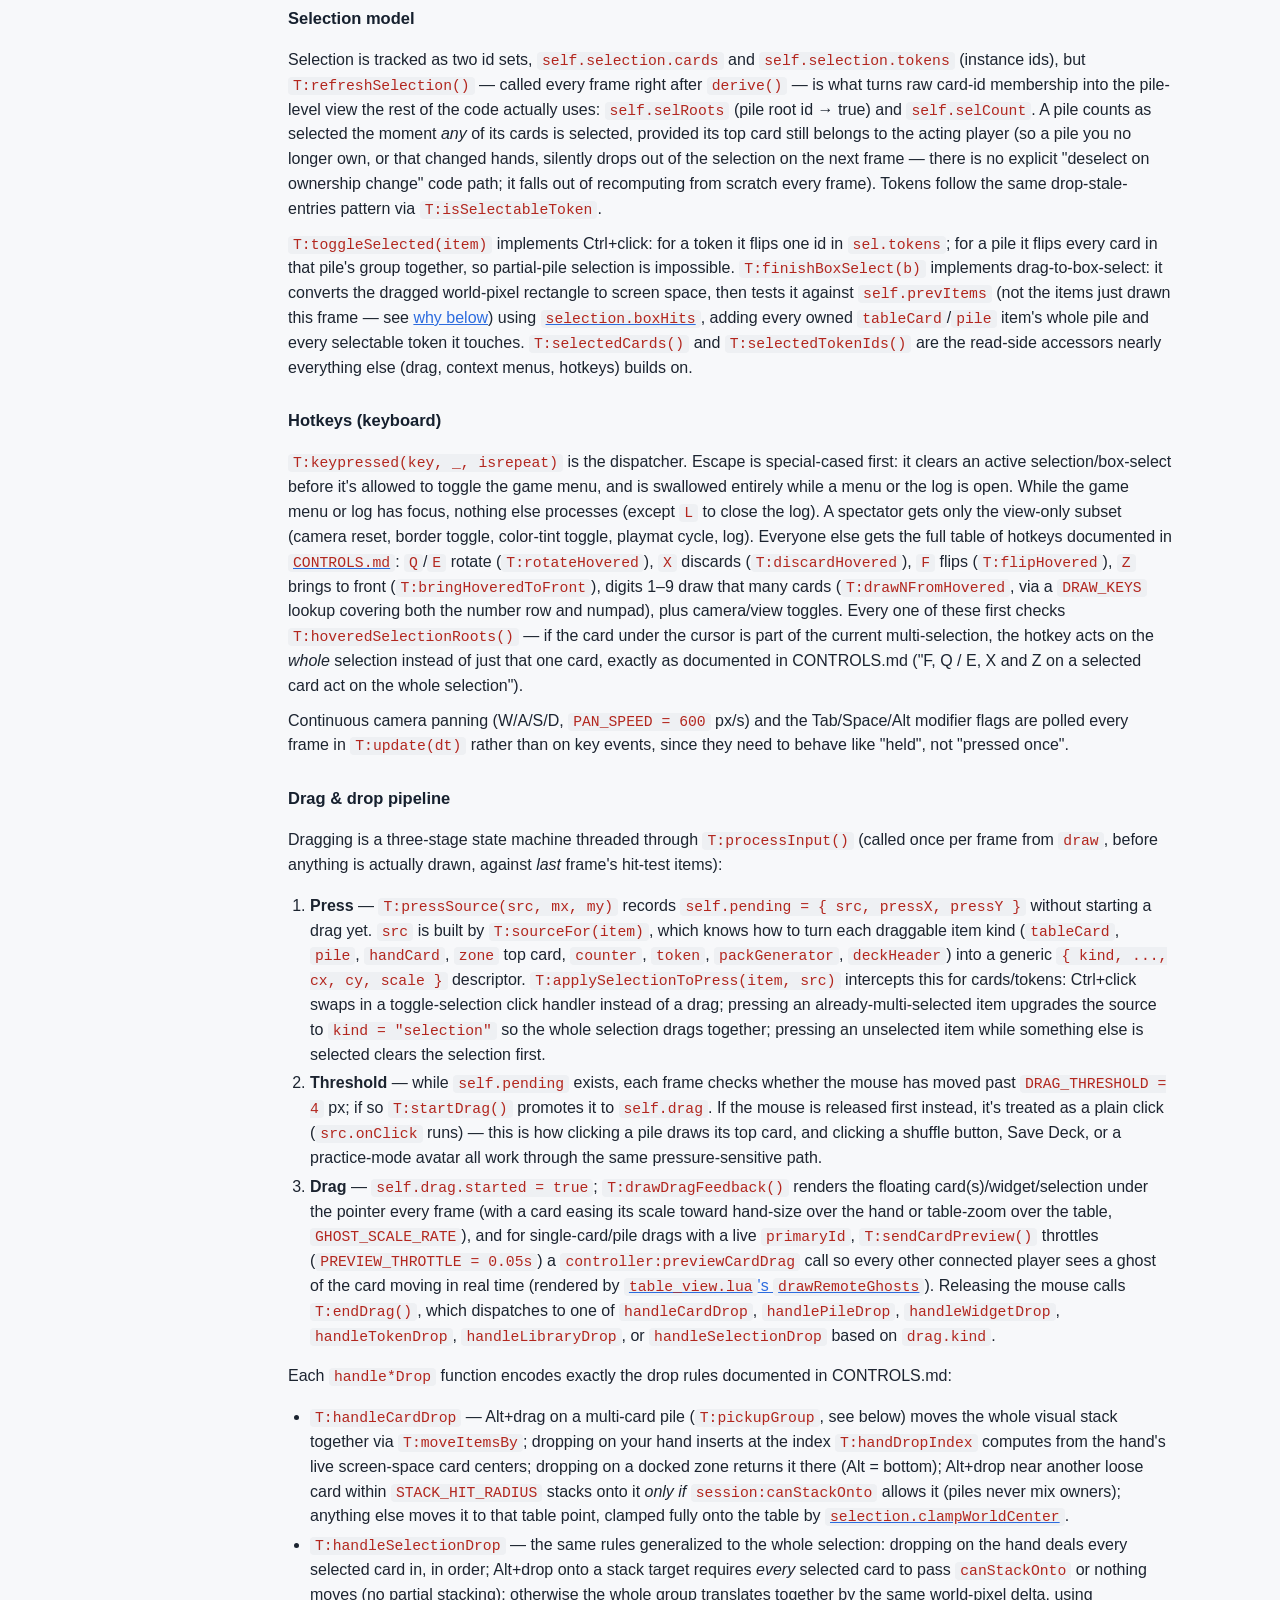
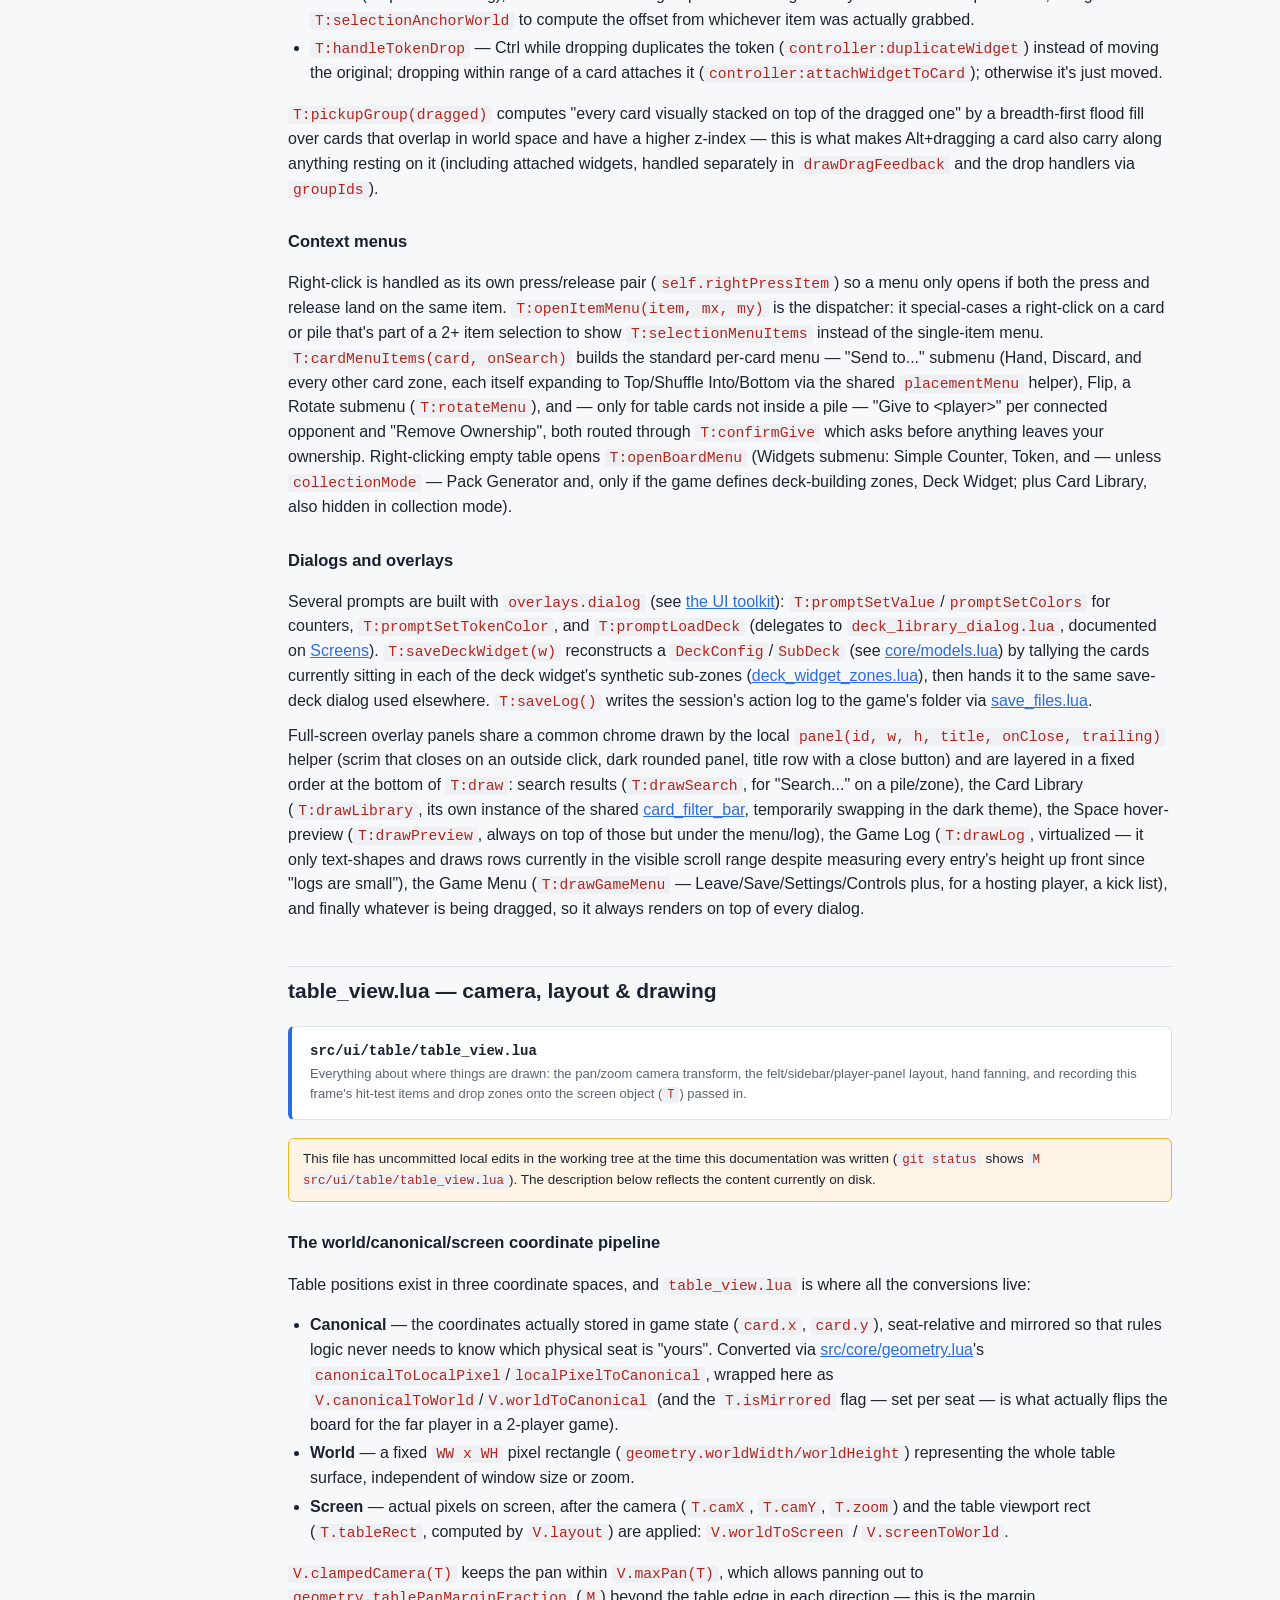
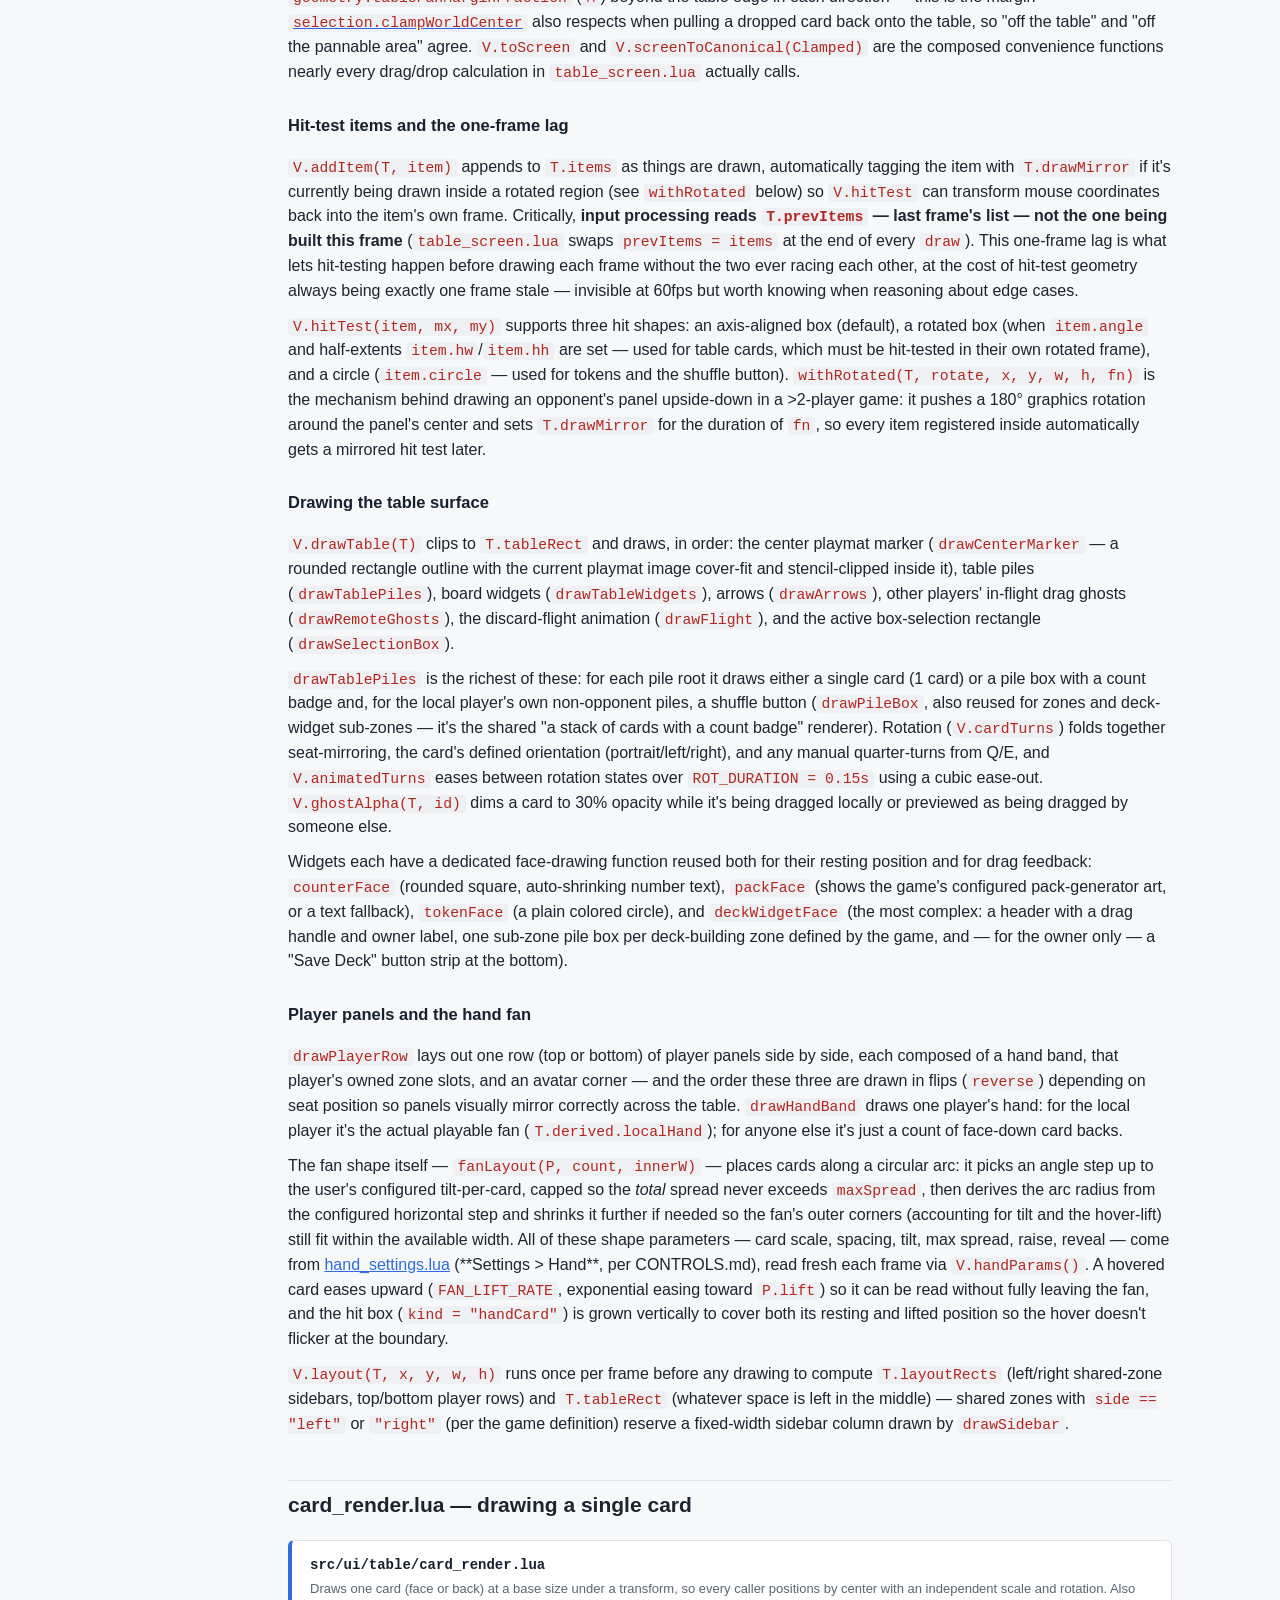
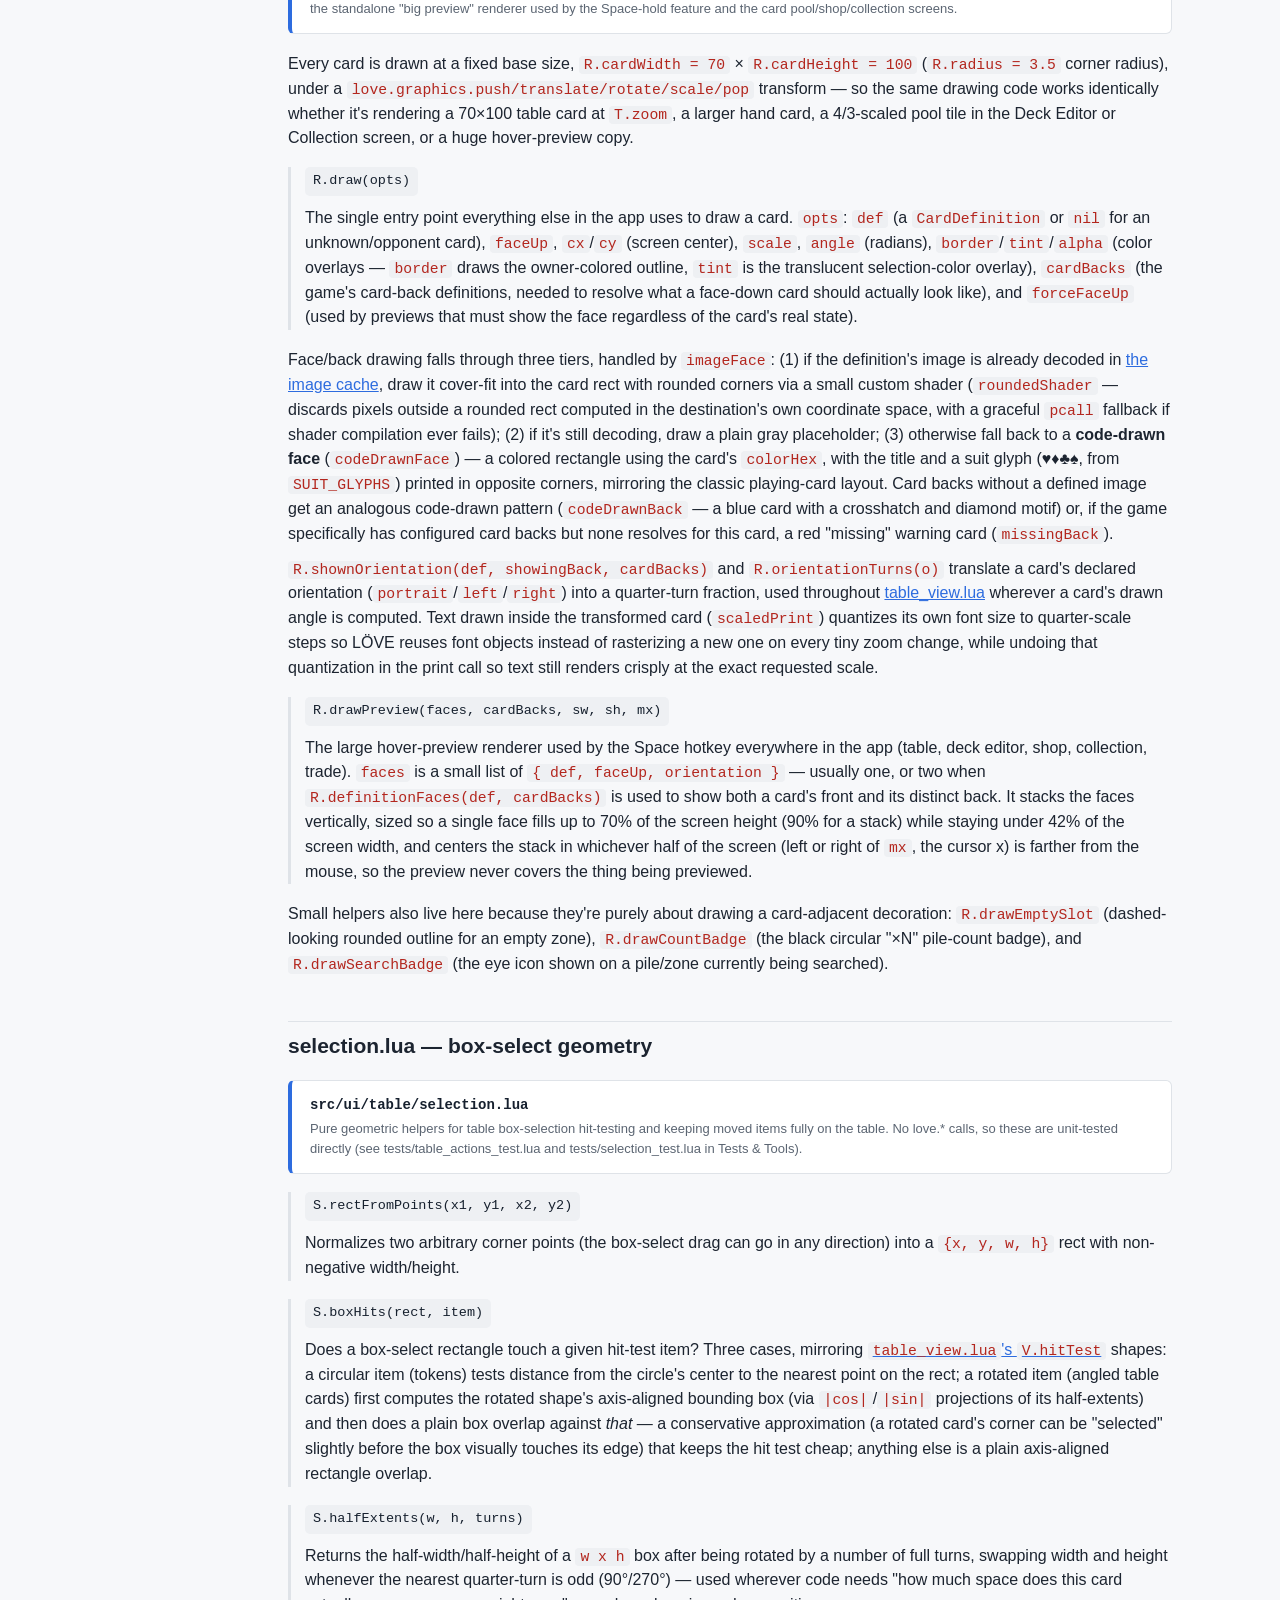
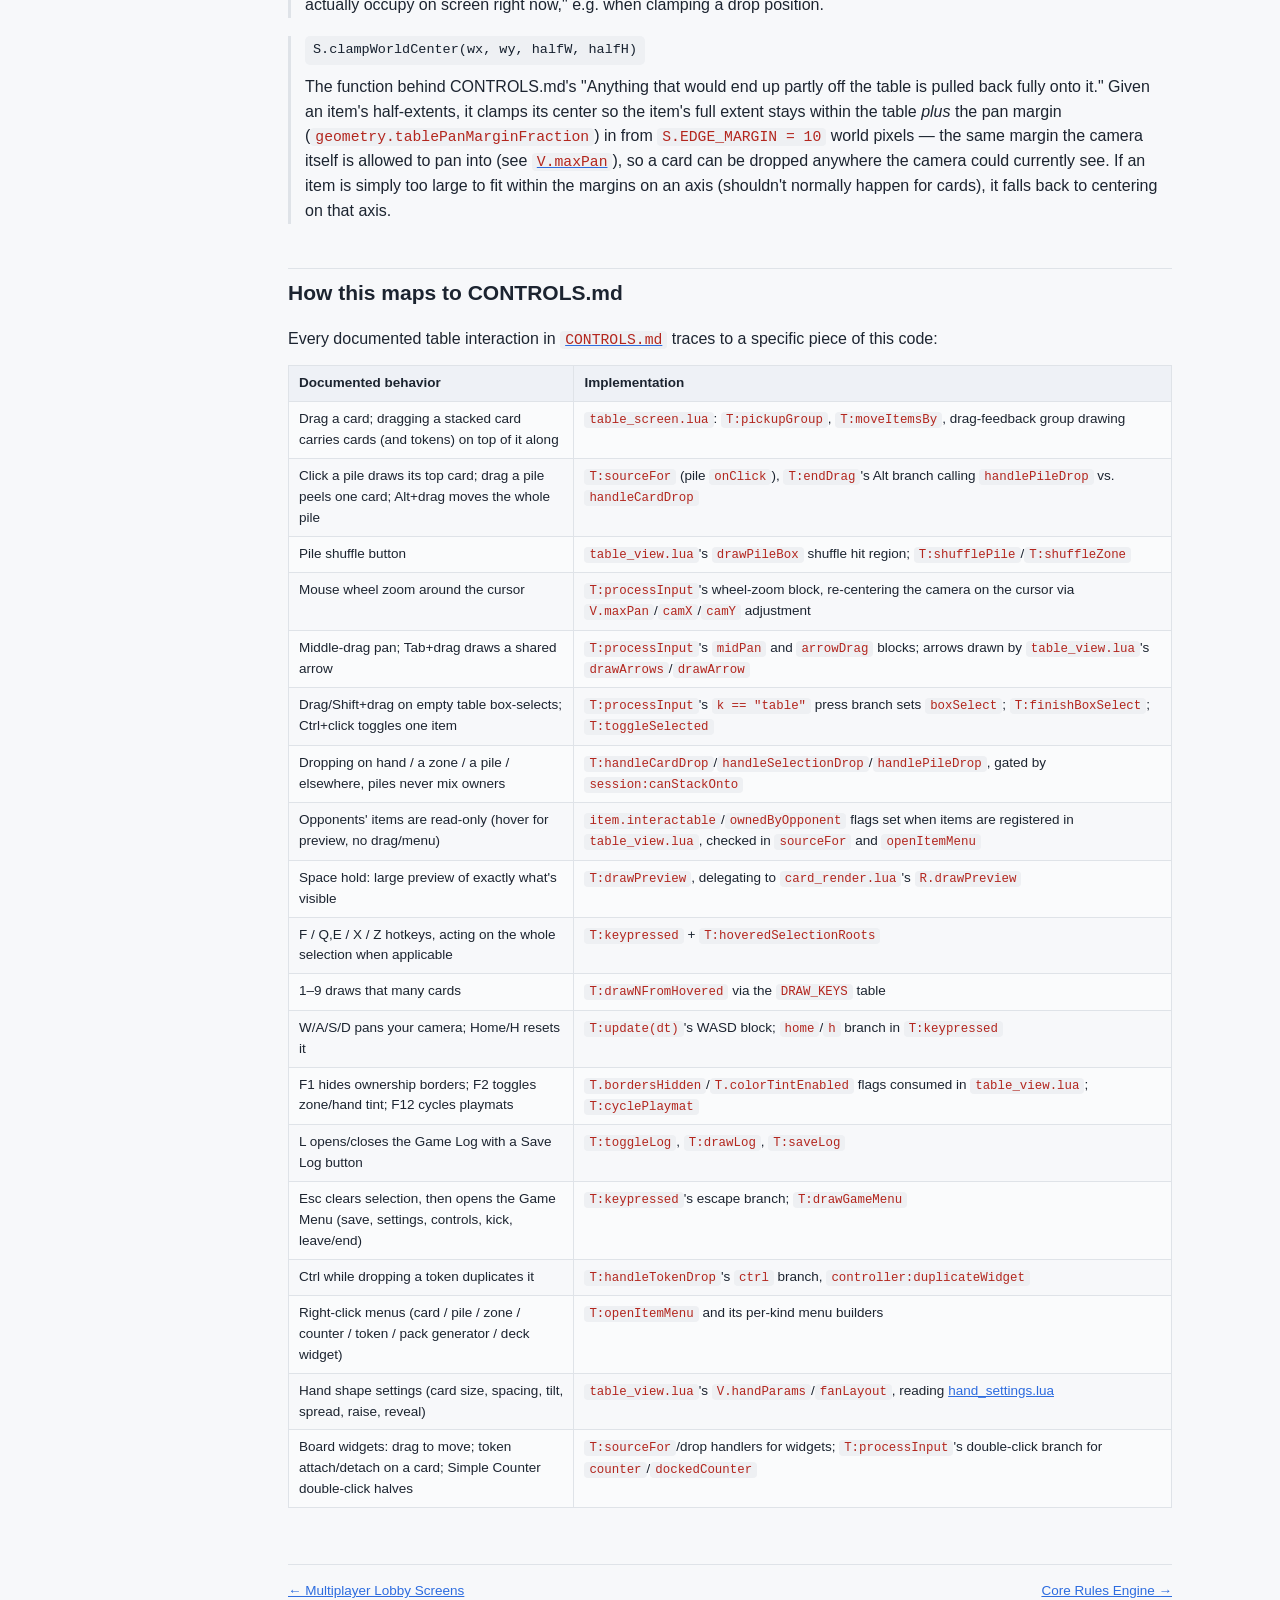
<file: docs/ui-table.html>
<!doctype html>
<html lang="en">
<head>
<meta charset="utf-8">
<title>Game Table Rendering — CardTable Docs</title>
<link rel="stylesheet" href="assets/style.css">
</head>
<body>
<nav class="sidenav">
  <a class="brand" href="index.html">CardTable<small>Codebase Documentation</small></a>
  <div class="group-label">Application</div>
  <a href="architecture.html">Architecture &amp; App Lifecycle</a>
  <a href="ui-framework.html">UI Toolkit (kit)</a>
  <div class="group-label">User Interface</div>
  <a href="ui-screens.html">Screens</a>
  <a href="ui-gamedef-editor.html">Game Definition Editor</a>
  <a href="ui-server-screens.html">Multiplayer Lobby Screens</a>
  <a href="ui-table.html" class="current">Game Table Rendering</a>
  <div class="group-label">Engine &amp; Data</div>
  <a href="core.html">Core Rules Engine</a>
  <a href="game.html">Game Session &amp; Controller</a>
  <a href="data.html">Data &amp; Persistence</a>
  <div class="group-label">Platform &amp; Network</div>
  <a href="net.html">Networking</a>
  <a href="platform.html">Platform Integration</a>
  <div class="group-label">Server</div>
  <a href="server.html">CardTable Server (Go)</a>
  <div class="group-label">Quality</div>
  <a href="tests-tools.html">Tests &amp; Tools</a>
</nav>
<main class="page">
  <header class="page-head">
    <div class="crumb"><a href="index.html">Home</a> / User Interface</div>
    <h1>Game Table Rendering</h1>
    <div class="subtitle">The virtual tabletop — rendering, camera, drag-and-drop and selection for live play.</div>
  </header>

  <div class="toc">
    <div class="toc-title">On this page</div>
    <ul>
      <li><a href="#overview">Overview</a></li>
      <li><a href="#table-screen">table_screen.lua — state &amp; behavior</a></li>
      <li><a href="#table-view">table_view.lua — camera, layout &amp; drawing</a></li>
      <li><a href="#card-render">card_render.lua — drawing a single card</a></li>
      <li><a href="#selection">selection.lua — box-select geometry</a></li>
      <li><a href="#controls-mapping">How this maps to CONTROLS.md</a></li>
    </ul>
  </div>

  <h2 id="overview">Overview</h2>
  <p>
    <code>src/ui/table/</code> implements the game table itself — the screen a player spends almost all of a session
    looking at. It is a direct Lua port of the Flutter client's <code>lib/ui/table_screen.dart</code>, split across
    four files with a clean separation of concerns:
  </p>
  <table>
    <tr><th>File</th><th>Lines</th><th>Responsibility</th></tr>
    <tr><td><code>table_screen.lua</code></td><td>~1870</td><td>The screen object: state, input handling, drag lifecycle, context menus, dialogs, hotkeys, and the top-level <code>draw</code>/<code>update</code> entry points.</td></tr>
    <tr><td><code>table_view.lua</code></td><td>~950</td><td>Pure layout and drawing: the camera transform, the felt/sidebars/player-row/hand-fan rendering, and recording hit-test "items" and drop zones for <code>table_screen.lua</code> to consume next frame.</td></tr>
    <tr><td><code>card_render.lua</code></td><td>~340</td><td>Drawing a single card (face or back, image or code-drawn fallback) at an arbitrary position/scale/rotation, plus the large hover-preview overlay.</td></tr>
    <tr><td><code>selection.lua</code></td><td>~60</td><td>Pure geometry helpers for box-selection hit-testing and keeping dragged items on the table — deliberately free of any <code>love.*</code> call so it can be unit-tested directly (see <a href="tests-tools.html">Tests &amp; Tools</a>).</td></tr>
  </table>
  <p>
    The screen is handed a live <a href="game.html">session and controller</a> pair: <code>session</code>
    (<code>src/game/session.lua</code>) is the read model — authoritative table state plus a few client-only
    conveniences like drag previews — and <code>controller</code> (<code>src/game/controller.lua</code>) is how this
    screen requests changes (move a card, flip it, shuffle a pile, etc.), which get validated against
    <a href="core.html#table-actions-lua">src/core/table_actions.lua</a> before taking effect, then broadcast to every
    seat. Nothing in this directory mutates game state directly; it only reads <code>session.state</code> and calls
    <code>controller:*</code> methods.
  </p>
  <p>
    A single table-screen instance also serves three different contexts with minor behavioral differences, all
    threaded through its constructor <code>opts</code>: a local offline/practice game, a hosted multiplayer game
    (<code>src/net/host_server.lua</code>), and a joined server game
    (<a href="ui-server-screens.html">src/ui/screens/server/*</a>) — the latter additionally sets
    <code>deckStore</code>, <code>collectionMode</code> (hides the Pack Generator and Card Library) and
    <code>spectator</code> (disables all drags, menus and card hotkeys).
  </p>

  <h2 id="table-screen">table_screen.lua — state &amp; behavior</h2>
  <div class="filecard">
    <div class="path">src/ui/table/table_screen.lua</div>
    <div class="role">The game table screen object: owns per-frame derived state, box selection, drag &amp; drop, hotkeys, context menus, dialogs and in-game overlays (game menu, log, library, search, hover preview).</div>
  </div>

  <h3>Construction and derived state</h3>
  <p>
    <code>T.new(opts)</code> copies every field of <code>opts</code> onto <code>self</code>, then initializes camera
    state (<code>zoom = 1</code>, <code>camX/camY = 0</code>), animation tables (<code>rotAnim</code>,
    <code>wiggle</code>), the hit-test item lists (<code>items</code>, <code>prevItems</code>, <code>dropZones</code>),
    selection state, and loads this game's playmat images (<code>T:loadPlaymats</code>, scanning
    <code>&lt;gameFolder&gt;/_playmats</code> for png/jpg/jpeg/webp files and shuffling their order — F12 cycles
    through them in-game, see <a href="#controls-mapping">below</a>).
  </p>
  <p>
    <code>T:derive()</code> runs once per frame, at the very top of <code>draw</code>, and rebuilds a
    <code>self.derived</code> table from the live <code>session.state</code>: it buckets every card into hand /
    zone / table groups, groups table cards into piles via
    <a href="core.html#stack-utils-lua"><code>stack_utils.groupByStack</code></a>, sorts pile roots by top-card z-index,
    computes which widgets dock into owned zones, and runs
    <a href="core.html#seat-utils-lua"><code>seat_utils.computeHandRowLayout</code></a> to decide which player panels
    go in the top row vs. bottom row of the screen (this is what makes a 1v1 game show your hand at the bottom and
    the opponent's at the top, while bigger player counts wrap around). Every other method on <code>T</code> reads
    from this freshly rebuilt <code>self.derived</code> rather than walking <code>session.state</code> itself.
  </p>

  <h3>Selection model</h3>
  <p>
    Selection is tracked as two id sets, <code>self.selection.cards</code> and <code>self.selection.tokens</code>
    (instance ids), but <code>T:refreshSelection()</code> — called every frame right after <code>derive()</code> —
    is what turns raw card-id membership into the pile-level view the rest of the code actually uses:
    <code>self.selRoots</code> (pile root id → true) and <code>self.selCount</code>. A pile counts as selected the
    moment <em>any</em> of its cards is selected, provided its top card still belongs to the acting player (so a
    pile you no longer own, or that changed hands, silently drops out of the selection on the next frame — there is
    no explicit "deselect on ownership change" code path; it falls out of recomputing from scratch every frame).
    Tokens follow the same drop-stale-entries pattern via <code>T:isSelectableToken</code>.
  </p>
  <p>
    <code>T:toggleSelected(item)</code> implements Ctrl+click: for a token it flips one id in
    <code>sel.tokens</code>; for a pile it flips every card in that pile's group together, so partial-pile
    selection is impossible. <code>T:finishBoxSelect(b)</code> implements drag-to-box-select: it converts the
    dragged world-pixel rectangle to screen space, then tests it against <code>self.prevItems</code> (not the items
    just drawn this frame — see <a href="#table-view">why below</a>) using
    <a href="#selection"><code>selection.boxHits</code></a>, adding every owned <code>tableCard</code>/<code>pile</code>
    item's whole pile and every selectable token it touches. <code>T:selectedCards()</code> and
    <code>T:selectedTokenIds()</code> are the read-side accessors nearly everything else (drag, context menus,
    hotkeys) builds on.
  </p>

  <h3>Hotkeys (keyboard)</h3>
  <p>
    <code>T:keypressed(key, _, isrepeat)</code> is the dispatcher. Escape is special-cased first: it clears an
    active selection/box-select before it's allowed to toggle the game menu, and is swallowed entirely while a menu
    or the log is open. While the game menu or log has focus, nothing else processes (except <code>L</code> to close
    the log). A spectator gets only the view-only subset (camera reset, border toggle, color-tint toggle, playmat
    cycle, log). Everyone else gets the full table of hotkeys documented in
    <a href="../CONTROLS.md"><code>CONTROLS.md</code></a>: <code>Q</code>/<code>E</code> rotate
    (<code>T:rotateHovered</code>), <code>X</code> discards (<code>T:discardHovered</code>), <code>F</code> flips
    (<code>T:flipHovered</code>), <code>Z</code> brings to front (<code>T:bringHoveredToFront</code>), digits 1–9
    draw that many cards (<code>T:drawNFromHovered</code>, via a <code>DRAW_KEYS</code> lookup covering both the
    number row and numpad), plus camera/view toggles. Every one of these first checks
    <code>T:hoveredSelectionRoots()</code> — if the card under the cursor is part of the current multi-selection,
    the hotkey acts on the <em>whole</em> selection instead of just that one card, exactly as documented in
    CONTROLS.md ("F, Q / E, X and Z on a selected card act on the whole selection").
  </p>
  <p>
    Continuous camera panning (W/A/S/D, <code>PAN_SPEED = 600</code> px/s) and the Tab/Space/Alt modifier flags are
    polled every frame in <code>T:update(dt)</code> rather than on key events, since they need to behave like
    "held", not "pressed once".
  </p>

  <h3>Drag &amp; drop pipeline</h3>
  <p>
    Dragging is a three-stage state machine threaded through <code>T:processInput()</code> (called once per frame
    from <code>draw</code>, before anything is actually drawn, against <em>last</em> frame's hit-test items):
  </p>
  <ol>
    <li><strong>Press</strong> — <code>T:pressSource(src, mx, my)</code> records <code>self.pending = { src, pressX, pressY }</code> without starting a drag yet. <code>src</code> is built by <code>T:sourceFor(item)</code>, which knows how to turn each draggable item kind (<code>tableCard</code>, <code>pile</code>, <code>handCard</code>, <code>zone</code> top card, <code>counter</code>, <code>token</code>, <code>packGenerator</code>, <code>deckHeader</code>) into a generic <code>{ kind, ..., cx, cy, scale }</code> descriptor. <code>T:applySelectionToPress(item, src)</code> intercepts this for cards/tokens: Ctrl+click swaps in a toggle-selection click handler instead of a drag; pressing an already-multi-selected item upgrades the source to <code>kind = "selection"</code> so the whole selection drags together; pressing an unselected item while something else is selected clears the selection first.</li>
    <li><strong>Threshold</strong> — while <code>self.pending</code> exists, each frame checks whether the mouse has moved past <code>DRAG_THRESHOLD = 4</code> px; if so <code>T:startDrag()</code> promotes it to <code>self.drag</code>. If the mouse is released first instead, it's treated as a plain click (<code>src.onClick</code> runs) — this is how clicking a pile draws its top card, and clicking a shuffle button, Save Deck, or a practice-mode avatar all work through the same pressure-sensitive path.</li>
    <li><strong>Drag</strong> — <code>self.drag.started = true</code>; <code>T:drawDragFeedback()</code> renders the floating card(s)/widget/selection under the pointer every frame (with a card easing its scale toward hand-size over the hand or table-zoom over the table, <code>GHOST_SCALE_RATE</code>), and for single-card/pile drags with a live <code>primaryId</code>, <code>T:sendCardPreview()</code> throttles (<code>PREVIEW_THROTTLE = 0.05s</code>) a <code>controller:previewCardDrag</code> call so every other connected player sees a ghost of the card moving in real time (rendered by <a href="#table-view"><code>table_view.lua</code>'s <code>drawRemoteGhosts</code></a>). Releasing the mouse calls <code>T:endDrag()</code>, which dispatches to one of <code>handleCardDrop</code>, <code>handlePileDrop</code>, <code>handleWidgetDrop</code>, <code>handleTokenDrop</code>, <code>handleLibraryDrop</code>, or <code>handleSelectionDrop</code> based on <code>drag.kind</code>.</li>
  </ol>
  <p>Each <code>handle*Drop</code> function encodes exactly the drop rules documented in CONTROLS.md:</p>
  <ul>
    <li><code>T:handleCardDrop</code> — Alt+drag on a multi-card pile (<code>T:pickupGroup</code>, see below) moves the whole visual stack together via <code>T:moveItemsBy</code>; dropping on your hand inserts at the index <code>T:handDropIndex</code> computes from the hand's live screen-space card centers; dropping on a docked zone returns it there (Alt = bottom); Alt+drop near another loose card within <code>STACK_HIT_RADIUS</code> stacks onto it <em>only if</em> <code>session:canStackOnto</code> allows it (piles never mix owners); anything else moves it to that table point, clamped fully onto the table by <a href="#selection"><code>selection.clampWorldCenter</code></a>.</li>
    <li><code>T:handleSelectionDrop</code> — the same rules generalized to the whole selection: dropping on the hand deals every selected card in, in order; Alt+drop onto a stack target requires <em>every</em> selected card to pass <code>canStackOnto</code> or nothing moves (no partial stacking); otherwise the whole group translates together by the same world-pixel delta, using <code>T:selectionAnchorWorld</code> to compute the offset from whichever item was actually grabbed.</li>
    <li><code>T:handleTokenDrop</code> — Ctrl while dropping duplicates the token (<code>controller:duplicateWidget</code>) instead of moving the original; dropping within range of a card attaches it (<code>controller:attachWidgetToCard</code>); otherwise it's just moved.</li>
  </ul>
  <p>
    <code>T:pickupGroup(dragged)</code> computes "every card visually stacked on top of the dragged one" by a
    breadth-first flood fill over cards that overlap in world space and have a higher z-index — this is what makes
    Alt+dragging a card also carry along anything resting on it (including attached widgets, handled separately in
    <code>drawDragFeedback</code> and the drop handlers via <code>groupIds</code>).
  </p>

  <h3>Context menus</h3>
  <p>
    Right-click is handled as its own press/release pair (<code>self.rightPressItem</code>) so a menu only opens if
    both the press and release land on the same item. <code>T:openItemMenu(item, mx, my)</code> is the dispatcher:
    it special-cases a right-click on a card or pile that's part of a 2+ item selection to show
    <code>T:selectionMenuItems</code> instead of the single-item menu. <code>T:cardMenuItems(card, onSearch)</code>
    builds the standard per-card menu — "Send to..." submenu (Hand, Discard, and every other card zone, each itself
    expanding to Top/Shuffle Into/Bottom via the shared <code>placementMenu</code> helper), Flip, a Rotate submenu
    (<code>T:rotateMenu</code>), and — only for table cards not inside a pile — "Give to &lt;player&gt;" per
    connected opponent and "Remove Ownership", both routed through <code>T:confirmGive</code> which asks before
    anything leaves your ownership. Right-clicking empty table opens <code>T:openBoardMenu</code> (Widgets submenu:
    Simple Counter, Token, and — unless <code>collectionMode</code> — Pack Generator and, only if the game defines
    deck-building zones, Deck Widget; plus Card Library, also hidden in collection mode).
  </p>

  <h3>Dialogs and overlays</h3>
  <p>
    Several prompts are built with <code>overlays.dialog</code> (see <a href="ui-framework.html">the UI
    toolkit</a>): <code>T:promptSetValue</code>/<code>promptSetColors</code> for counters,
    <code>T:promptSetTokenColor</code>, and <code>T:promptLoadDeck</code> (delegates to
    <code>deck_library_dialog.lua</code>, documented on <a href="ui-screens.html">Screens</a>).
    <code>T:saveDeckWidget(w)</code> reconstructs a <code>DeckConfig</code>/<code>SubDeck</code> (see
    <a href="core.html#models-lua">core/models.lua</a>) by tallying the cards currently sitting in each of the deck
    widget's synthetic sub-zones (<a href="core.html#deck-widget-zones-lua">deck_widget_zones.lua</a>), then hands it to
    the same save-deck dialog used elsewhere. <code>T:saveLog()</code> writes the session's action log to the
    game's folder via <a href="data.html">save_files.lua</a>.
  </p>
  <p>
    Full-screen overlay panels share a common chrome drawn by the local <code>panel(id, w, h, title, onClose,
    trailing)</code> helper (scrim that closes on an outside click, dark rounded panel, title row with a close
    button) and are layered in a fixed order at the bottom of <code>T:draw</code>: search results
    (<code>T:drawSearch</code>, for "Search..." on a pile/zone), the Card Library (<code>T:drawLibrary</code>, its
    own instance of the shared <a href="ui-framework.html">card_filter_bar</a>, temporarily swapping in the dark
    theme), the Space hover-preview (<code>T:drawPreview</code>, always on top of those but under the menu/log),
    the Game Log (<code>T:drawLog</code>, virtualized — it only text-shapes and draws rows currently in the visible
    scroll range despite measuring every entry's height up front since "logs are small"), the Game Menu
    (<code>T:drawGameMenu</code> — Leave/Save/Settings/Controls plus, for a hosting player, a kick list), and finally
    whatever is being dragged, so it always renders on top of every dialog.
  </p>

  <h2 id="table-view">table_view.lua — camera, layout &amp; drawing</h2>
  <div class="filecard">
    <div class="path">src/ui/table/table_view.lua</div>
    <div class="role">Everything about where things are drawn: the pan/zoom camera transform, the felt/sidebar/player-panel layout, hand fanning, and recording this frame's hit-test items and drop zones onto the screen object (<code>T</code>) passed in.</div>
  </div>
  <div class="warn">This file has uncommitted local edits in the working tree at the time this documentation was written (<code>git status</code> shows <code>M src/ui/table/table_view.lua</code>). The description below reflects the content currently on disk.</div>

  <h3>The world/canonical/screen coordinate pipeline</h3>
  <p>
    Table positions exist in three coordinate spaces, and <code>table_view.lua</code> is where all the conversions
    live:
  </p>
  <ul>
    <li><strong>Canonical</strong> — the coordinates actually stored in game state (<code>card.x</code>, <code>card.y</code>), seat-relative and mirrored so that rules logic never needs to know which physical seat is "yours". Converted via <a href="core.html#geometry-lua">src/core/geometry.lua</a>'s <code>canonicalToLocalPixel</code>/<code>localPixelToCanonical</code>, wrapped here as <code>V.canonicalToWorld</code>/<code>V.worldToCanonical</code> (and the <code>T.isMirrored</code> flag — set per seat — is what actually flips the board for the far player in a 2-player game).</li>
    <li><strong>World</strong> — a fixed <code>WW x WH</code> pixel rectangle (<code>geometry.worldWidth/worldHeight</code>) representing the whole table surface, independent of window size or zoom.</li>
    <li><strong>Screen</strong> — actual pixels on screen, after the camera (<code>T.camX</code>, <code>T.camY</code>, <code>T.zoom</code>) and the table viewport rect (<code>T.tableRect</code>, computed by <code>V.layout</code>) are applied: <code>V.worldToScreen</code> / <code>V.screenToWorld</code>.</li>
  </ul>
  <p>
    <code>V.clampedCamera(T)</code> keeps the pan within <code>V.maxPan(T)</code>, which allows panning out to
    <code>geometry.tablePanMarginFraction</code> (<code>M</code>) beyond the table edge in each direction — this is
    the margin <a href="#selection"><code>selection.clampWorldCenter</code></a> also respects when pulling a dropped
    card back onto the table, so "off the table" and "off the pannable area" agree. <code>V.toScreen</code> and
    <code>V.screenToCanonical(Clamped)</code> are the composed convenience functions nearly every drag/drop
    calculation in <code>table_screen.lua</code> actually calls.
  </p>

  <h3>Hit-test items and the one-frame lag</h3>
  <p>
    <code>V.addItem(T, item)</code> appends to <code>T.items</code> as things are drawn, automatically tagging the
    item with <code>T.drawMirror</code> if it's currently being drawn inside a rotated region (see
    <code>withRotated</code> below) so <code>V.hitTest</code> can transform mouse coordinates back into the item's
    own frame. Critically, <strong>input processing reads <code>T.prevItems</code> — last frame's list — not the one
    being built this frame</strong> (<code>table_screen.lua</code> swaps <code>prevItems = items</code> at the end of
    every <code>draw</code>). This one-frame lag is what lets hit-testing happen before drawing each frame without
    the two ever racing each other, at the cost of hit-test geometry always being exactly one frame stale — invisible
    at 60fps but worth knowing when reasoning about edge cases.
  </p>
  <p>
    <code>V.hitTest(item, mx, my)</code> supports three hit shapes: an axis-aligned box (default), a rotated box
    (when <code>item.angle</code> and half-extents <code>item.hw</code>/<code>item.hh</code> are set — used for
    table cards, which must be hit-tested in their own rotated frame), and a circle (<code>item.circle</code> — used
    for tokens and the shuffle button). <code>withRotated(T, rotate, x, y, w, h, fn)</code> is the mechanism behind
    drawing an opponent's panel upside-down in a &gt;2-player game: it pushes a 180° graphics rotation around the
    panel's center and sets <code>T.drawMirror</code> for the duration of <code>fn</code>, so every item registered
    inside automatically gets a mirrored hit test later.
  </p>

  <h3>Drawing the table surface</h3>
  <p><code>V.drawTable(T)</code> clips to <code>T.tableRect</code> and draws, in order: the center playmat marker (<code>drawCenterMarker</code> — a rounded rectangle outline with the current playmat image cover-fit and stencil-clipped inside it), table piles (<code>drawTablePiles</code>), board widgets (<code>drawTableWidgets</code>), arrows (<code>drawArrows</code>), other players' in-flight drag ghosts (<code>drawRemoteGhosts</code>), the discard-flight animation (<code>drawFlight</code>), and the active box-selection rectangle (<code>drawSelectionBox</code>).</p>
  <p>
    <code>drawTablePiles</code> is the richest of these: for each pile root it draws either a single card
    (1 card) or a pile box with a count badge and, for the local player's own non-opponent piles, a shuffle button
    (<code>drawPileBox</code>, also reused for zones and deck-widget sub-zones — it's the shared "a stack of cards
    with a count badge" renderer). Rotation (<code>V.cardTurns</code>) folds together seat-mirroring, the card's
    defined orientation (portrait/left/right), and any manual quarter-turns from Q/E, and
    <code>V.animatedTurns</code> eases between rotation states over <code>ROT_DURATION = 0.15s</code> using a cubic
    ease-out. <code>V.ghostAlpha(T, id)</code> dims a card to 30% opacity while it's being dragged locally or
    previewed as being dragged by someone else.
  </p>
  <p>
    Widgets each have a dedicated face-drawing function reused both for their resting position and for drag
    feedback: <code>counterFace</code> (rounded square, auto-shrinking number text), <code>packFace</code> (shows
    the game's configured pack-generator art, or a text fallback), <code>tokenFace</code> (a plain colored
    circle), and <code>deckWidgetFace</code> (the most complex: a header with a drag handle and owner label, one
    sub-zone pile box per deck-building zone defined by the game, and — for the owner only — a "Save Deck" button
    strip at the bottom).
  </p>

  <h3>Player panels and the hand fan</h3>
  <p>
    <code>drawPlayerRow</code> lays out one row (top or bottom) of player panels side by side, each composed of a
    hand band, that player's owned zone slots, and an avatar corner — and the order these three are drawn in flips
    (<code>reverse</code>) depending on seat position so panels visually mirror correctly across the table.
    <code>drawHandBand</code> draws one player's hand: for the local player it's the actual playable fan
    (<code>T.derived.localHand</code>); for anyone else it's just a count of face-down card backs.
  </p>
  <p>
    The fan shape itself — <code>fanLayout(P, count, innerW)</code> — places cards along a circular arc: it picks an
    angle step up to the user's configured tilt-per-card, capped so the <em>total</em> spread never exceeds
    <code>maxSpread</code>, then derives the arc radius from the configured horizontal step and shrinks it further
    if needed so the fan's outer corners (accounting for tilt and the hover-lift) still fit within the available
    width. All of these shape parameters — card scale, spacing, tilt, max spread, raise, reveal — come from
    <a href="data.html">hand_settings.lua</a> (**Settings &gt; Hand**, per CONTROLS.md), read fresh each frame via
    <code>V.handParams()</code>. A hovered card eases upward (<code>FAN_LIFT_RATE</code>, exponential easing toward
    <code>P.lift</code>) so it can be read without fully leaving the fan, and the hit box
    (<code>kind = "handCard"</code>) is grown vertically to cover both its resting and lifted position so the hover
    doesn't flicker at the boundary.
  </p>
  <p>
    <code>V.layout(T, x, y, w, h)</code> runs once per frame before any drawing to compute
    <code>T.layoutRects</code> (left/right shared-zone sidebars, top/bottom player rows) and
    <code>T.tableRect</code> (whatever space is left in the middle) — shared zones with <code>side == "left"</code>
    or <code>"right"</code> (per the game definition) reserve a fixed-width sidebar column drawn by
    <code>drawSidebar</code>.
  </p>

  <h2 id="card-render">card_render.lua — drawing a single card</h2>
  <div class="filecard">
    <div class="path">src/ui/table/card_render.lua</div>
    <div class="role">Draws one card (face or back) at a base size under a transform, so every caller positions by center with an independent scale and rotation. Also the standalone "big preview" renderer used by the Space-hold feature and the card pool/shop/collection screens.</div>
  </div>
  <p>
    Every card is drawn at a fixed base size, <code>R.cardWidth = 70</code> × <code>R.cardHeight = 100</code>
    (<code>R.radius = 3.5</code> corner radius), under a <code>love.graphics.push/translate/rotate/scale/pop</code>
    transform — so the same drawing code works identically whether it's rendering a 70×100 table card at
    <code>T.zoom</code>, a larger hand card, a 4/3-scaled pool tile in the Deck Editor or Collection screen, or a
    huge hover-preview copy.
  </p>
  <div class="fn">
    <span class="sig">R.draw(opts)</span>
    <p>
      The single entry point everything else in the app uses to draw a card. <code>opts</code>: <code>def</code>
      (a <code>CardDefinition</code> or <code>nil</code> for an unknown/opponent card), <code>faceUp</code>,
      <code>cx</code>/<code>cy</code> (screen center), <code>scale</code>, <code>angle</code> (radians),
      <code>border</code>/<code>tint</code>/<code>alpha</code> (color overlays — <code>border</code> draws the
      owner-colored outline, <code>tint</code> is the translucent selection-color overlay), <code>cardBacks</code>
      (the game's card-back definitions, needed to resolve what a face-down card should actually look like), and
      <code>forceFaceUp</code> (used by previews that must show the face regardless of the card's real state).
    </p>
  </div>
  <p>
    Face/back drawing falls through three tiers, handled by <code>imageFace</code>: (1) if the definition's image is
    already decoded in <a href="data.html">the image cache</a>, draw it cover-fit into the card rect with rounded
    corners via a small custom shader (<code>roundedShader</code> — discards pixels outside a rounded rect computed
    in the destination's own coordinate space, with a graceful <code>pcall</code> fallback if shader compilation
    ever fails); (2) if it's still decoding, draw a plain gray placeholder; (3) otherwise fall back to a
    <strong>code-drawn face</strong> (<code>codeDrawnFace</code>) — a colored rectangle using the card's
    <code>colorHex</code>, with the title and a suit glyph (♥♦♣♠, from <code>SUIT_GLYPHS</code>) printed in opposite
    corners, mirroring the classic playing-card layout. Card backs without a defined image get an analogous
    code-drawn pattern (<code>codeDrawnBack</code> — a blue card with a crosshatch and diamond motif) or, if the
    game specifically has configured card backs but none resolves for this card, a red "missing" warning card
    (<code>missingBack</code>).
  </p>
  <p>
    <code>R.shownOrientation(def, showingBack, cardBacks)</code> and <code>R.orientationTurns(o)</code> translate a
    card's declared orientation (<code>portrait</code>/<code>left</code>/<code>right</code>) into a quarter-turn
    fraction, used throughout <a href="#table-view">table_view.lua</a> wherever a card's drawn angle is computed.
    Text drawn inside the transformed card (<code>scaledPrint</code>) quantizes its own font size to quarter-scale
    steps so LÖVE reuses font objects instead of rasterizing a new one on every tiny zoom change, while undoing
    that quantization in the print call so text still renders crisply at the exact requested scale.
  </p>
  <div class="fn">
    <span class="sig">R.drawPreview(faces, cardBacks, sw, sh, mx)</span>
    <p>
      The large hover-preview renderer used by the Space hotkey everywhere in the app (table, deck editor, shop,
      collection, trade). <code>faces</code> is a small list of <code>{ def, faceUp, orientation }</code> — usually
      one, or two when <code>R.definitionFaces(def, cardBacks)</code> is used to show both a card's front and its
      distinct back. It stacks the faces vertically, sized so a single face fills up to 70% of the screen height
      (90% for a stack) while staying under 42% of the screen width, and centers the stack in whichever half of the
      screen (left or right of <code>mx</code>, the cursor x) is farther from the mouse, so the preview never
      covers the thing being previewed.
    </p>
  </div>
  <p>
    Small helpers also live here because they're purely about drawing a card-adjacent decoration:
    <code>R.drawEmptySlot</code> (dashed-looking rounded outline for an empty zone), <code>R.drawCountBadge</code>
    (the black circular "×N" pile-count badge), and <code>R.drawSearchBadge</code> (the eye icon shown on a
    pile/zone currently being searched).
  </p>

  <h2 id="selection">selection.lua — box-select geometry</h2>
  <div class="filecard">
    <div class="path">src/ui/table/selection.lua</div>
    <div class="role">Pure geometric helpers for table box-selection hit-testing and keeping moved items fully on the table. No love.* calls, so these are unit-tested directly (see tests/table_actions_test.lua and tests/selection_test.lua in Tests &amp; Tools).</div>
  </div>
  <div class="fn">
    <span class="sig">S.rectFromPoints(x1, y1, x2, y2)</span>
    <p>Normalizes two arbitrary corner points (the box-select drag can go in any direction) into a <code>{x, y, w, h}</code> rect with non-negative width/height.</p>
  </div>
  <div class="fn">
    <span class="sig">S.boxHits(rect, item)</span>
    <p>
      Does a box-select rectangle touch a given hit-test item? Three cases, mirroring
      <a href="#table-view"><code>table_view.lua</code>'s <code>V.hitTest</code></a> shapes: a circular item
      (tokens) tests distance from the circle's center to the nearest point on the rect; a rotated item (angled
      table cards) first computes the rotated shape's axis-aligned bounding box (via <code>|cos|</code>/<code>|sin|</code>
      projections of its half-extents) and then does a plain box overlap against <em>that</em> — a conservative
      approximation (a rotated card's corner can be "selected" slightly before the box visually touches its edge)
      that keeps the hit test cheap; anything else is a plain axis-aligned rectangle overlap.
    </p>
  </div>
  <div class="fn">
    <span class="sig">S.halfExtents(w, h, turns)</span>
    <p>Returns the half-width/half-height of a <code>w x h</code> box after being rotated by a number of full turns, swapping width and height whenever the nearest quarter-turn is odd (90°/270°) — used wherever code needs "how much space does this card actually occupy on screen right now," e.g. when clamping a drop position.</p>
  </div>
  <div class="fn">
    <span class="sig">S.clampWorldCenter(wx, wy, halfW, halfH)</span>
    <p>
      The function behind CONTROLS.md's "Anything that would end up partly off the table is pulled back fully onto
      it." Given an item's half-extents, it clamps its center so the item's full extent stays within the table
      <em>plus</em> the pan margin (<code>geometry.tablePanMarginFraction</code>) in from <code>S.EDGE_MARGIN = 10</code>
      world pixels — the same margin the camera itself is allowed to pan into (see
      <a href="#table-view"><code>V.maxPan</code></a>), so a card can be dropped anywhere the camera could currently
      see. If an item is simply too large to fit within the margins on an axis (shouldn't normally happen for
      cards), it falls back to centering on that axis.
    </p>
  </div>

  <h2 id="controls-mapping">How this maps to CONTROLS.md</h2>
  <p>Every documented table interaction in <a href="../CONTROLS.md"><code>CONTROLS.md</code></a> traces to a specific piece of this code:</p>
  <table>
    <tr><th>Documented behavior</th><th>Implementation</th></tr>
    <tr><td>Drag a card; dragging a stacked card carries cards (and tokens) on top of it along</td><td><code>table_screen.lua</code>: <code>T:pickupGroup</code>, <code>T:moveItemsBy</code>, drag-feedback group drawing</td></tr>
    <tr><td>Click a pile draws its top card; drag a pile peels one card; Alt+drag moves the whole pile</td><td><code>T:sourceFor</code> (pile <code>onClick</code>), <code>T:endDrag</code>'s Alt branch calling <code>handlePileDrop</code> vs. <code>handleCardDrop</code></td></tr>
    <tr><td>Pile shuffle button</td><td><code>table_view.lua</code>'s <code>drawPileBox</code> shuffle hit region; <code>T:shufflePile</code>/<code>T:shuffleZone</code></td></tr>
    <tr><td>Mouse wheel zoom around the cursor</td><td><code>T:processInput</code>'s wheel-zoom block, re-centering the camera on the cursor via <code>V.maxPan</code>/<code>camX</code>/<code>camY</code> adjustment</td></tr>
    <tr><td>Middle-drag pan; Tab+drag draws a shared arrow</td><td><code>T:processInput</code>'s <code>midPan</code> and <code>arrowDrag</code> blocks; arrows drawn by <code>table_view.lua</code>'s <code>drawArrows</code>/<code>drawArrow</code></td></tr>
    <tr><td>Drag/Shift+drag on empty table box-selects; Ctrl+click toggles one item</td><td><code>T:processInput</code>'s <code>k == "table"</code> press branch sets <code>boxSelect</code>; <code>T:finishBoxSelect</code>; <code>T:toggleSelected</code></td></tr>
    <tr><td>Dropping on hand / a zone / a pile / elsewhere, piles never mix owners</td><td><code>T:handleCardDrop</code>/<code>handleSelectionDrop</code>/<code>handlePileDrop</code>, gated by <code>session:canStackOnto</code></td></tr>
    <tr><td>Opponents' items are read-only (hover for preview, no drag/menu)</td><td><code>item.interactable</code>/<code>ownedByOpponent</code> flags set when items are registered in <code>table_view.lua</code>, checked in <code>sourceFor</code> and <code>openItemMenu</code></td></tr>
    <tr><td>Space hold: large preview of exactly what's visible</td><td><code>T:drawPreview</code>, delegating to <code>card_render.lua</code>'s <code>R.drawPreview</code></td></tr>
    <tr><td>F / Q,E / X / Z hotkeys, acting on the whole selection when applicable</td><td><code>T:keypressed</code> + <code>T:hoveredSelectionRoots</code></td></tr>
    <tr><td>1–9 draws that many cards</td><td><code>T:drawNFromHovered</code> via the <code>DRAW_KEYS</code> table</td></tr>
    <tr><td>W/A/S/D pans your camera; Home/H resets it</td><td><code>T:update(dt)</code>'s WASD block; <code>home</code>/<code>h</code> branch in <code>T:keypressed</code></td></tr>
    <tr><td>F1 hides ownership borders; F2 toggles zone/hand tint; F12 cycles playmats</td><td><code>T.bordersHidden</code>/<code>T.colorTintEnabled</code> flags consumed in <code>table_view.lua</code>; <code>T:cyclePlaymat</code></td></tr>
    <tr><td>L opens/closes the Game Log with a Save Log button</td><td><code>T:toggleLog</code>, <code>T:drawLog</code>, <code>T:saveLog</code></td></tr>
    <tr><td>Esc clears selection, then opens the Game Menu (save, settings, controls, kick, leave/end)</td><td><code>T:keypressed</code>'s escape branch; <code>T:drawGameMenu</code></td></tr>
    <tr><td>Ctrl while dropping a token duplicates it</td><td><code>T:handleTokenDrop</code>'s <code>ctrl</code> branch, <code>controller:duplicateWidget</code></td></tr>
    <tr><td>Right-click menus (card / pile / zone / counter / token / pack generator / deck widget)</td><td><code>T:openItemMenu</code> and its per-kind menu builders</td></tr>
    <tr><td>Hand shape settings (card size, spacing, tilt, spread, raise, reveal)</td><td><code>table_view.lua</code>'s <code>V.handParams</code>/<code>fanLayout</code>, reading <a href="data.html">hand_settings.lua</a></td></tr>
    <tr><td>Board widgets: drag to move; token attach/detach on a card; Simple Counter double-click halves</td><td><code>T:sourceFor</code>/drop handlers for widgets; <code>T:processInput</code>'s double-click branch for <code>counter</code>/<code>dockedCounter</code></td></tr>
  </table>

  <div class="nextprev">
    <a href="ui-server-screens.html">&larr; Multiplayer Lobby Screens</a>
    <a href="core.html">Core Rules Engine &rarr;</a>
  </div>
</main>
</body>
</html>
</file>
<file: docs/assets/style.css>
/* CardTable codebase documentation — shared stylesheet. Pure CSS, no JS. */

:root {
  --bg: #f7f8fa;
  --bg-code: #eef0f3;
  --panel: #ffffff;
  --text: #1c2430;
  --text-dim: #5b6572;
  --border: #dfe3e8;
  --accent: #2d6cdf;
  --accent-dim: #e8f0fe;
  --h-accent: #8a3ffc;
  --warn-bg: #fff4e5;
  --warn-border: #f0b429;
  --code-text: #b3261e;
  --nav-bg: #11161f;
  --nav-text: #cfd6e2;
  --nav-text-dim: #8893a3;
  --nav-current-bg: #223049;
  --nav-current-text: #ffffff;
  --sidenav-w: 240px;
}

* { box-sizing: border-box; }

html { scroll-behavior: smooth; }

body {
  margin: 0;
  font-family: "Segoe UI", -apple-system, BlinkMacSystemFont, Roboto, Helvetica, Arial, sans-serif;
  background: var(--bg);
  color: var(--text);
  line-height: 1.55;
}

/* ---------------------------------------------------------------- */
/* Side navigation                                                   */
/* ---------------------------------------------------------------- */

.sidenav {
  position: fixed;
  top: 0; left: 0; bottom: 0;
  width: var(--sidenav-w);
  background: var(--nav-bg);
  color: var(--nav-text);
  overflow-y: auto;
  padding: 18px 0 40px;
  font-size: 13.5px;
  z-index: 10;
}

.sidenav .brand {
  display: block;
  color: #fff;
  font-weight: 700;
  font-size: 16px;
  padding: 0 20px 14px;
  text-decoration: none;
  border-bottom: 1px solid #263044;
  margin-bottom: 10px;
}
.sidenav .brand small {
  display: block;
  font-weight: 400;
  color: var(--nav-text-dim);
  font-size: 11.5px;
  margin-top: 2px;
}

.sidenav .group-label {
  text-transform: uppercase;
  font-size: 10.5px;
  letter-spacing: 0.08em;
  color: var(--nav-text-dim);
  padding: 14px 20px 4px;
}

.sidenav a {
  display: block;
  color: var(--nav-text);
  text-decoration: none;
  padding: 6px 20px;
  border-left: 3px solid transparent;
}
.sidenav a:hover { background: #1a2130; color: #fff; }
.sidenav a.current {
  background: var(--nav-current-bg);
  color: var(--nav-current-text);
  border-left-color: var(--accent);
  font-weight: 600;
}

/* ---------------------------------------------------------------- */
/* Main content                                                       */
/* ---------------------------------------------------------------- */

.page {
  margin-left: var(--sidenav-w);
  padding: 36px 48px 80px;
  max-width: 980px;
}

@media (max-width: 860px) {
  .sidenav { display: none; }
  .page { margin-left: 0; padding: 20px; }
}

.page > header.page-head {
  border-bottom: 2px solid var(--border);
  padding-bottom: 16px;
  margin-bottom: 28px;
}
.page > header.page-head h1 { margin: 0 0 6px; }
.page > header.page-head .subtitle { color: var(--text-dim); font-size: 15px; }
.page > header.page-head .crumb { font-size: 12.5px; color: var(--text-dim); margin-bottom: 10px; }
.page > header.page-head .crumb a { color: var(--accent); text-decoration: none; }

h1 { font-size: 28px; }
h2 {
  font-size: 21px;
  margin-top: 44px;
  padding-top: 8px;
  border-top: 1px solid var(--border);
  scroll-margin-top: 16px;
}
h3 { font-size: 16.5px; margin-top: 28px; color: #16202e; scroll-margin-top: 16px; }
h4 { font-size: 14.5px; margin-top: 20px; color: var(--text-dim); scroll-margin-top: 16px; }

a { color: var(--accent); }
a:hover { text-decoration: underline; }

p { margin: 10px 0; }

code {
  font-family: "Cascadia Code", Consolas, "SF Mono", Menlo, monospace;
  background: var(--bg-code);
  color: var(--code-text);
  padding: 1px 5px;
  border-radius: 4px;
  font-size: 0.92em;
}

pre {
  background: #1b2130;
  color: #e3e8f0;
  padding: 14px 16px;
  border-radius: 8px;
  overflow-x: auto;
  font-size: 13px;
  line-height: 1.5;
}
pre code { background: none; color: inherit; padding: 0; }

table {
  border-collapse: collapse;
  width: 100%;
  margin: 14px 0 20px;
  font-size: 13.5px;
}
th, td {
  border: 1px solid var(--border);
  padding: 7px 10px;
  text-align: left;
  vertical-align: top;
}
th { background: #eef1f6; font-weight: 600; }
tr:nth-child(even) td { background: #fafbfc; }
td code, th code { white-space: nowrap; }

.filecard {
  background: var(--panel);
  border: 1px solid var(--border);
  border-left: 4px solid var(--accent);
  border-radius: 6px;
  padding: 14px 18px;
  margin: 18px 0;
}
.filecard .path {
  font-family: Consolas, monospace;
  font-weight: 700;
  color: #16202e;
  font-size: 14px;
}
.filecard .role {
  color: var(--text-dim);
  font-size: 13px;
  margin-top: 2px;
}

.note {
  background: var(--accent-dim);
  border: 1px solid #c3d6fb;
  border-radius: 6px;
  padding: 10px 14px;
  margin: 16px 0;
  font-size: 13.5px;
}
.warn {
  background: var(--warn-bg);
  border: 1px solid var(--warn-border);
  border-radius: 6px;
  padding: 10px 14px;
  margin: 16px 0;
  font-size: 13.5px;
}

.toc {
  background: var(--panel);
  border: 1px solid var(--border);
  border-radius: 8px;
  padding: 14px 20px 16px;
  margin-bottom: 30px;
}
.toc .toc-title { font-weight: 700; font-size: 13px; text-transform: uppercase; letter-spacing: 0.05em; color: var(--text-dim); margin-bottom: 8px; }
.toc ul { margin: 0; padding-left: 20px; columns: 2; column-gap: 24px; }
.toc li { margin: 3px 0; font-size: 13.5px; }
@media (max-width: 700px) { .toc ul { columns: 1; } }

.badge {
  display: inline-block;
  font-size: 11px;
  font-weight: 700;
  text-transform: uppercase;
  letter-spacing: 0.04em;
  padding: 2px 8px;
  border-radius: 10px;
  background: #e8f0fe;
  color: var(--accent);
  margin-left: 6px;
  vertical-align: middle;
}
.badge.go { background: #e6f4ea; color: #1e7d32; }
.badge.lua { background: #f3e8ff; color: var(--h-accent); }

.nextprev {
  display: flex;
  justify-content: space-between;
  margin-top: 56px;
  padding-top: 16px;
  border-top: 1px solid var(--border);
  font-size: 13.5px;
}

hr { border: none; border-top: 1px solid var(--border); margin: 32px 0; }

ul, ol { padding-left: 22px; }
li { margin: 4px 0; }

.fn {
  margin: 16px 0 18px;
  padding-left: 14px;
  border-left: 3px solid var(--border);
}
.fn .sig {
  font-family: Consolas, monospace;
  font-size: 13.5px;
  color: #16202e;
  background: var(--bg-code);
  padding: 4px 8px;
  border-radius: 5px;
  display: inline-block;
}
</file>
